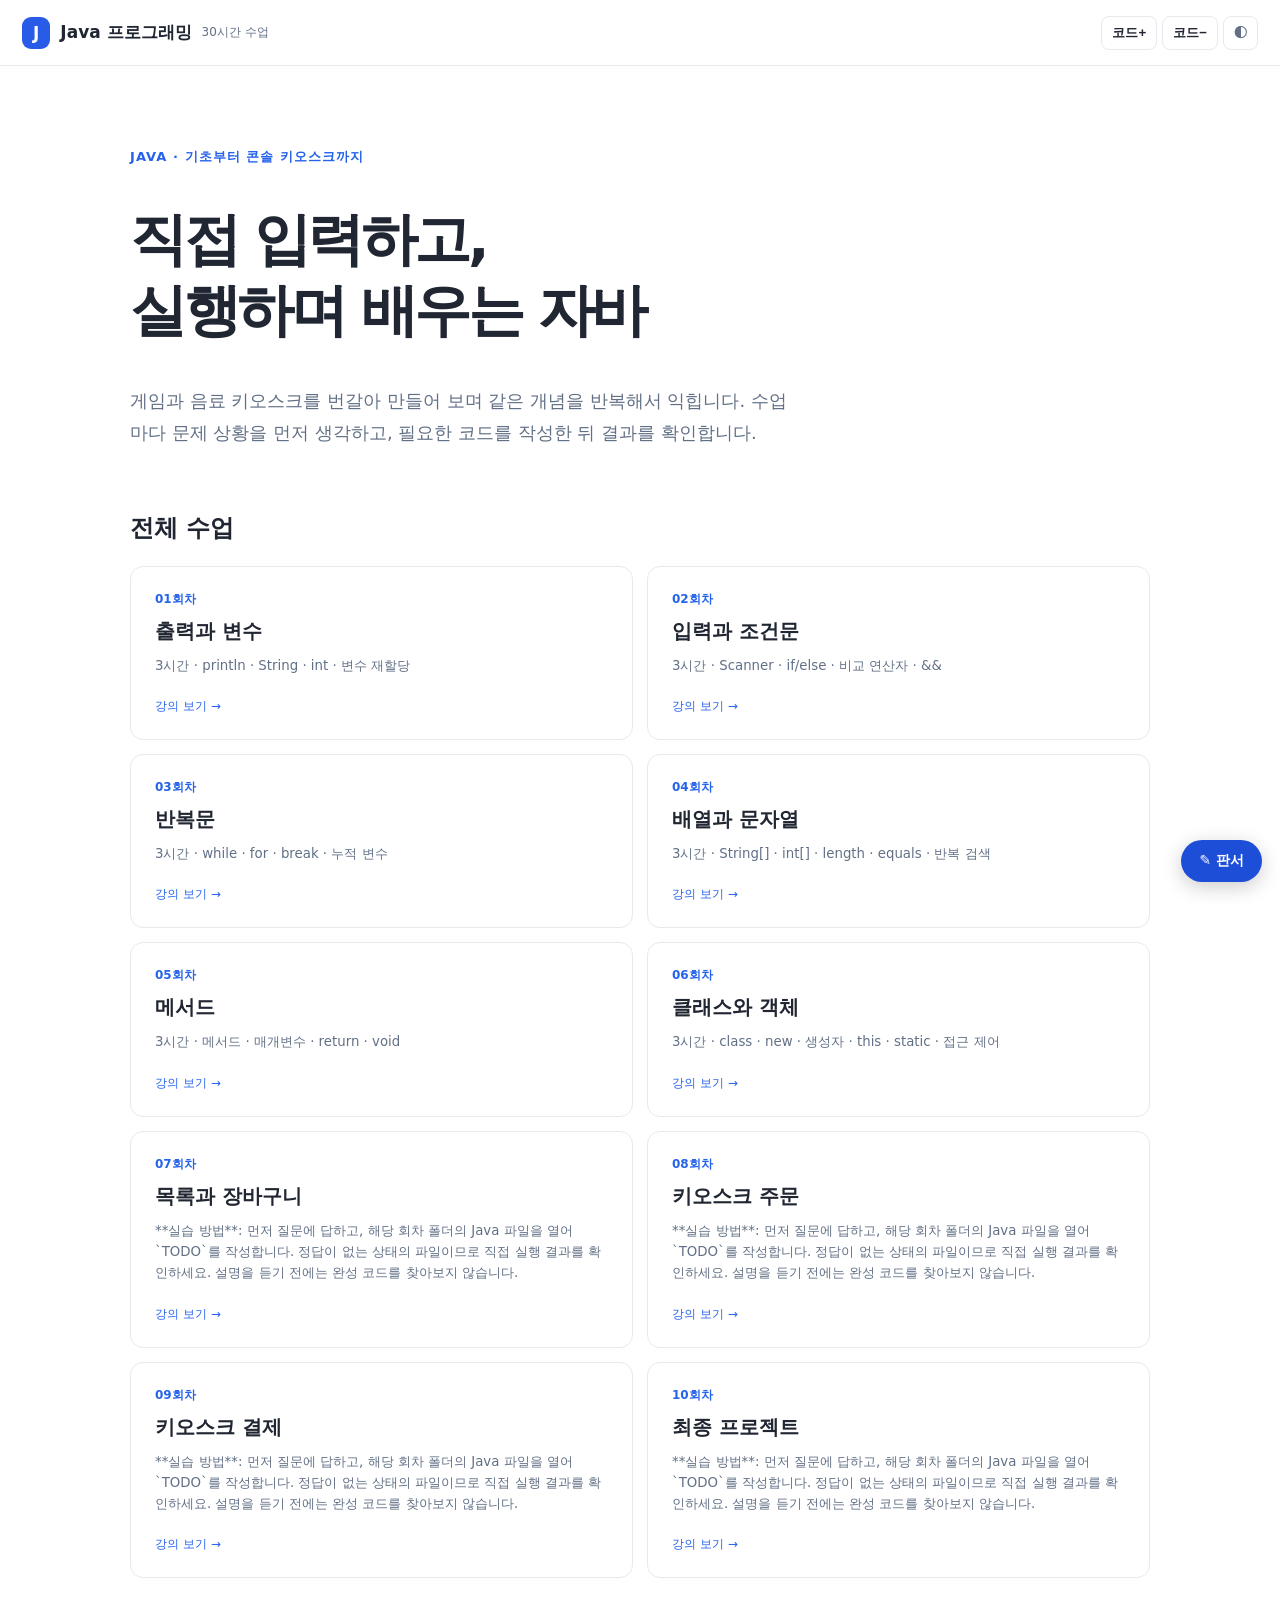
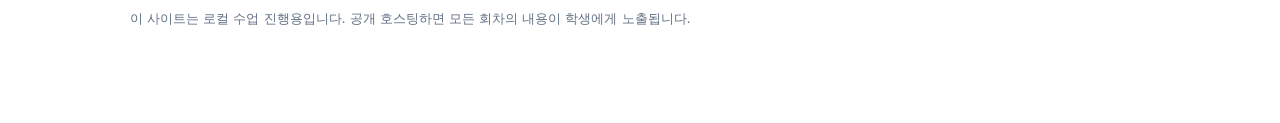
<file: index.html>
<!DOCTYPE html>
<html lang="ko"><head><meta charset="utf-8"/><meta content="width=device-width,initial-scale=1" name="viewport"/><meta content="noindex,nofollow" name="robots"/><title>Java 프로그래밍 · 30시간 수업</title><link href="assets/style.css" rel="stylesheet"/></head><body><header class="topbar"><a class="brand" href="index.html"><span class="brand-mark">J</span>Java 프로그래밍 <small>30시간 수업</small></a><div class="top-actions"><button id="theme">◐</button></div></header><div class="home"><div class="eyebrow">JAVA · 기초부터 콘솔 키오스크까지</div><h1>직접 입력하고,<br/>실행하며 배우는 자바</h1><p class="intro">게임과 음료 키오스크를 번갈아 만들어 보며 같은 개념을 반복해서 익힙니다. 수업마다 문제 상황을 먼저 생각하고, 필요한 코드를 작성한 뒤 결과를 확인합니다.</p><h2>전체 수업</h2><div class="cards"><a class="course-card" href="lesson01.html"><span class="step">01회차</span><strong>출력과 변수</strong><small>3시간 · println · String · int · 변수 재할당</small><span class="enter">강의 보기 →</span></a><a class="course-card" href="lesson02.html"><span class="step">02회차</span><strong>입력과 조건문</strong><small>3시간 · Scanner · if/else · 비교 연산자 · &amp;&amp;</small><span class="enter">강의 보기 →</span></a><a class="course-card" href="lesson03.html"><span class="step">03회차</span><strong>반복문</strong><small>3시간 · while · for · break · 누적 변수</small><span class="enter">강의 보기 →</span></a><a class="course-card" href="lesson04.html"><span class="step">04회차</span><strong>배열과 문자열</strong><small>3시간 · String[] · int[] · length · equals · 반복 검색</small><span class="enter">강의 보기 →</span></a><a class="course-card" href="lesson05.html"><span class="step">05회차</span><strong>메서드</strong><small>3시간 · 메서드 · 매개변수 · return · void</small><span class="enter">강의 보기 →</span></a><a class="course-card" href="lesson06.html"><span class="step">06회차</span><strong>클래스와 객체</strong><small>3시간 · class · new · 생성자 · this · static · 접근 제어</small><span class="enter">강의 보기 →</span></a><a class="course-card" href="lesson07.html"><span class="step">07회차</span><strong>목록과 장바구니</strong><small>**실습 방법**: 먼저 질문에 답하고, 해당 회차 폴더의 Java 파일을 열어 `TODO`를 작성합니다. 정답이 없는 상태의 파일이므로 직접 실행 결과를 확인하세요. 설명을 듣기 전에는 완성 코드를 찾아보지 않습니다.</small><span class="enter">강의 보기 →</span></a><a class="course-card" href="lesson08.html"><span class="step">08회차</span><strong>키오스크 주문</strong><small>**실습 방법**: 먼저 질문에 답하고, 해당 회차 폴더의 Java 파일을 열어 `TODO`를 작성합니다. 정답이 없는 상태의 파일이므로 직접 실행 결과를 확인하세요. 설명을 듣기 전에는 완성 코드를 찾아보지 않습니다.</small><span class="enter">강의 보기 →</span></a><a class="course-card" href="lesson09.html"><span class="step">09회차</span><strong>키오스크 결제</strong><small>**실습 방법**: 먼저 질문에 답하고, 해당 회차 폴더의 Java 파일을 열어 `TODO`를 작성합니다. 정답이 없는 상태의 파일이므로 직접 실행 결과를 확인하세요. 설명을 듣기 전에는 완성 코드를 찾아보지 않습니다.</small><span class="enter">강의 보기 →</span></a><a class="course-card" href="lesson10.html"><span class="step">10회차</span><strong>최종 프로젝트</strong><small>**실습 방법**: 먼저 질문에 답하고, 해당 회차 폴더의 Java 파일을 열어 `TODO`를 작성합니다. 정답이 없는 상태의 파일이므로 직접 실행 결과를 확인하세요. 설명을 듣기 전에는 완성 코드를 찾아보지 않습니다.</small><span class="enter">강의 보기 →</span></a></div><p class="notice">이 사이트는 로컬 수업 진행용입니다. 공개 호스팅하면 모든 회차의 내용이 학생에게 노출됩니다.</p></div><script src="assets/app.js"></script></body></html>
</file>
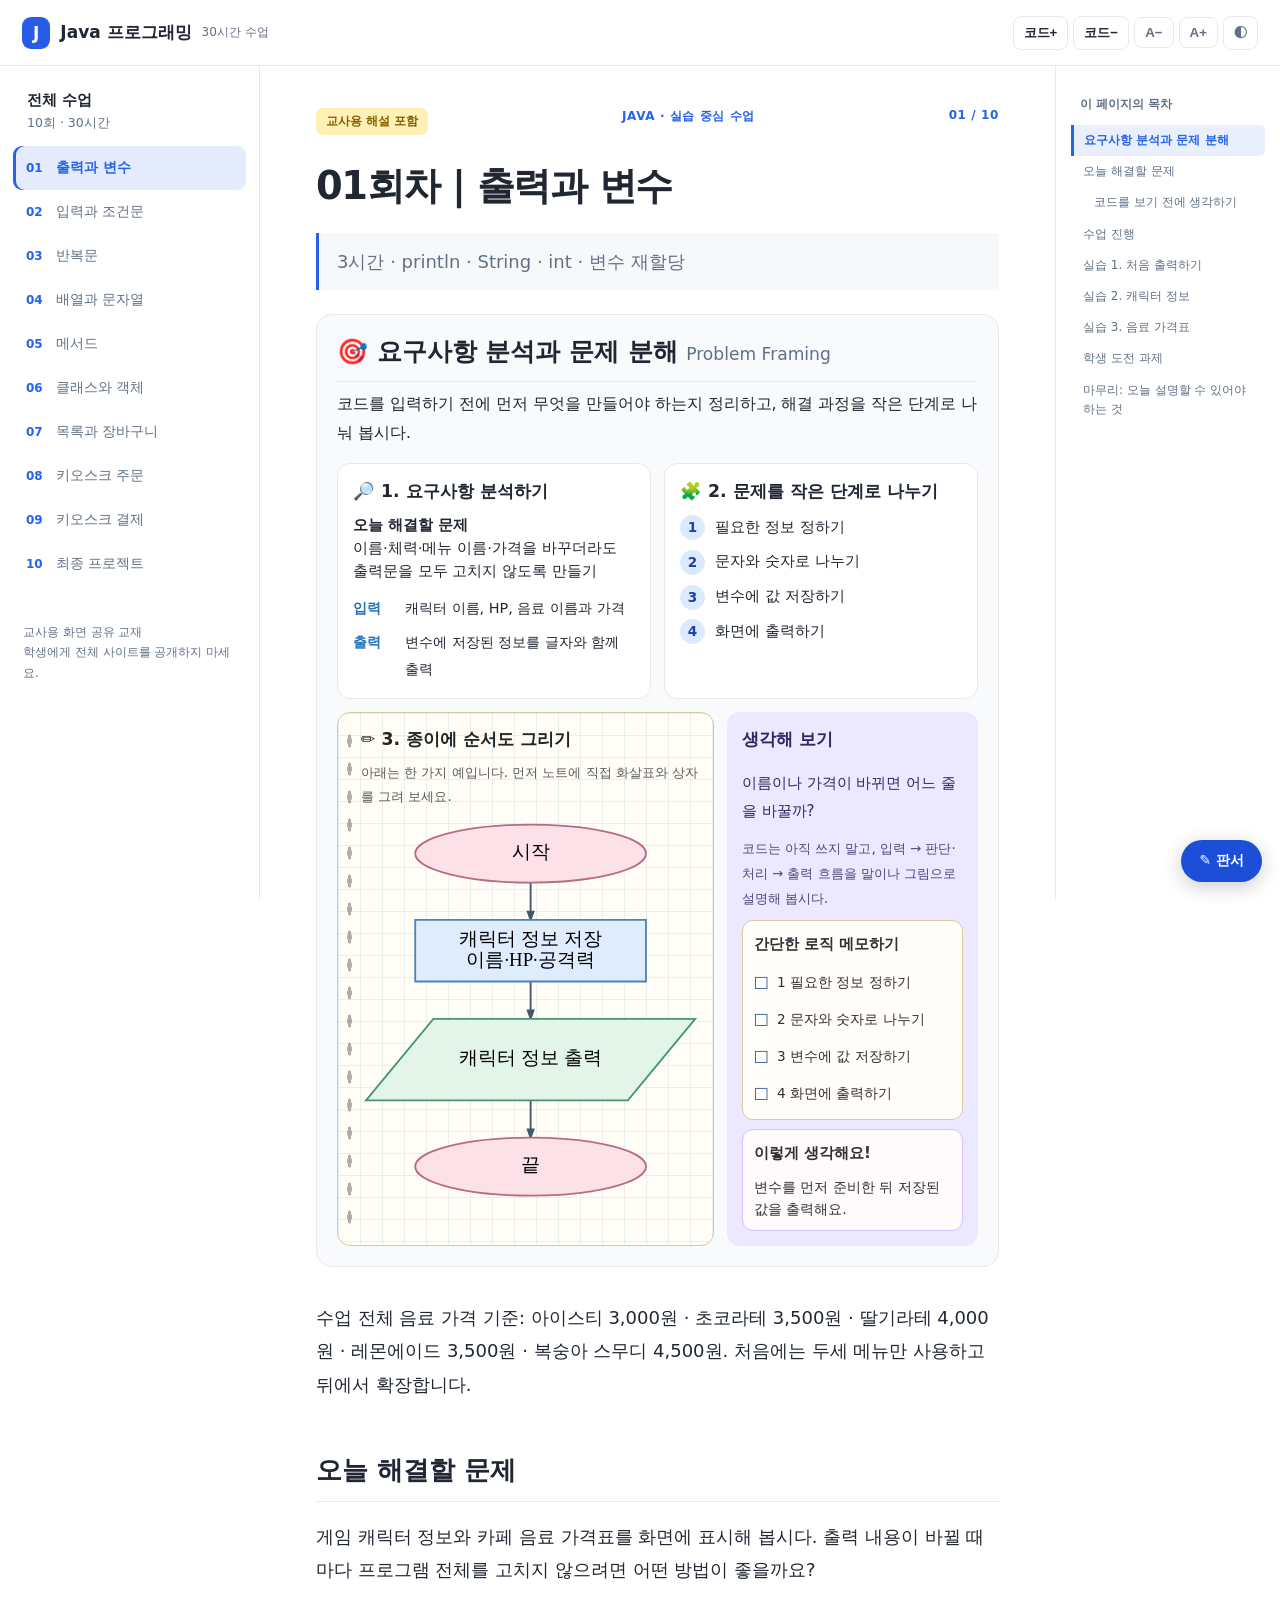
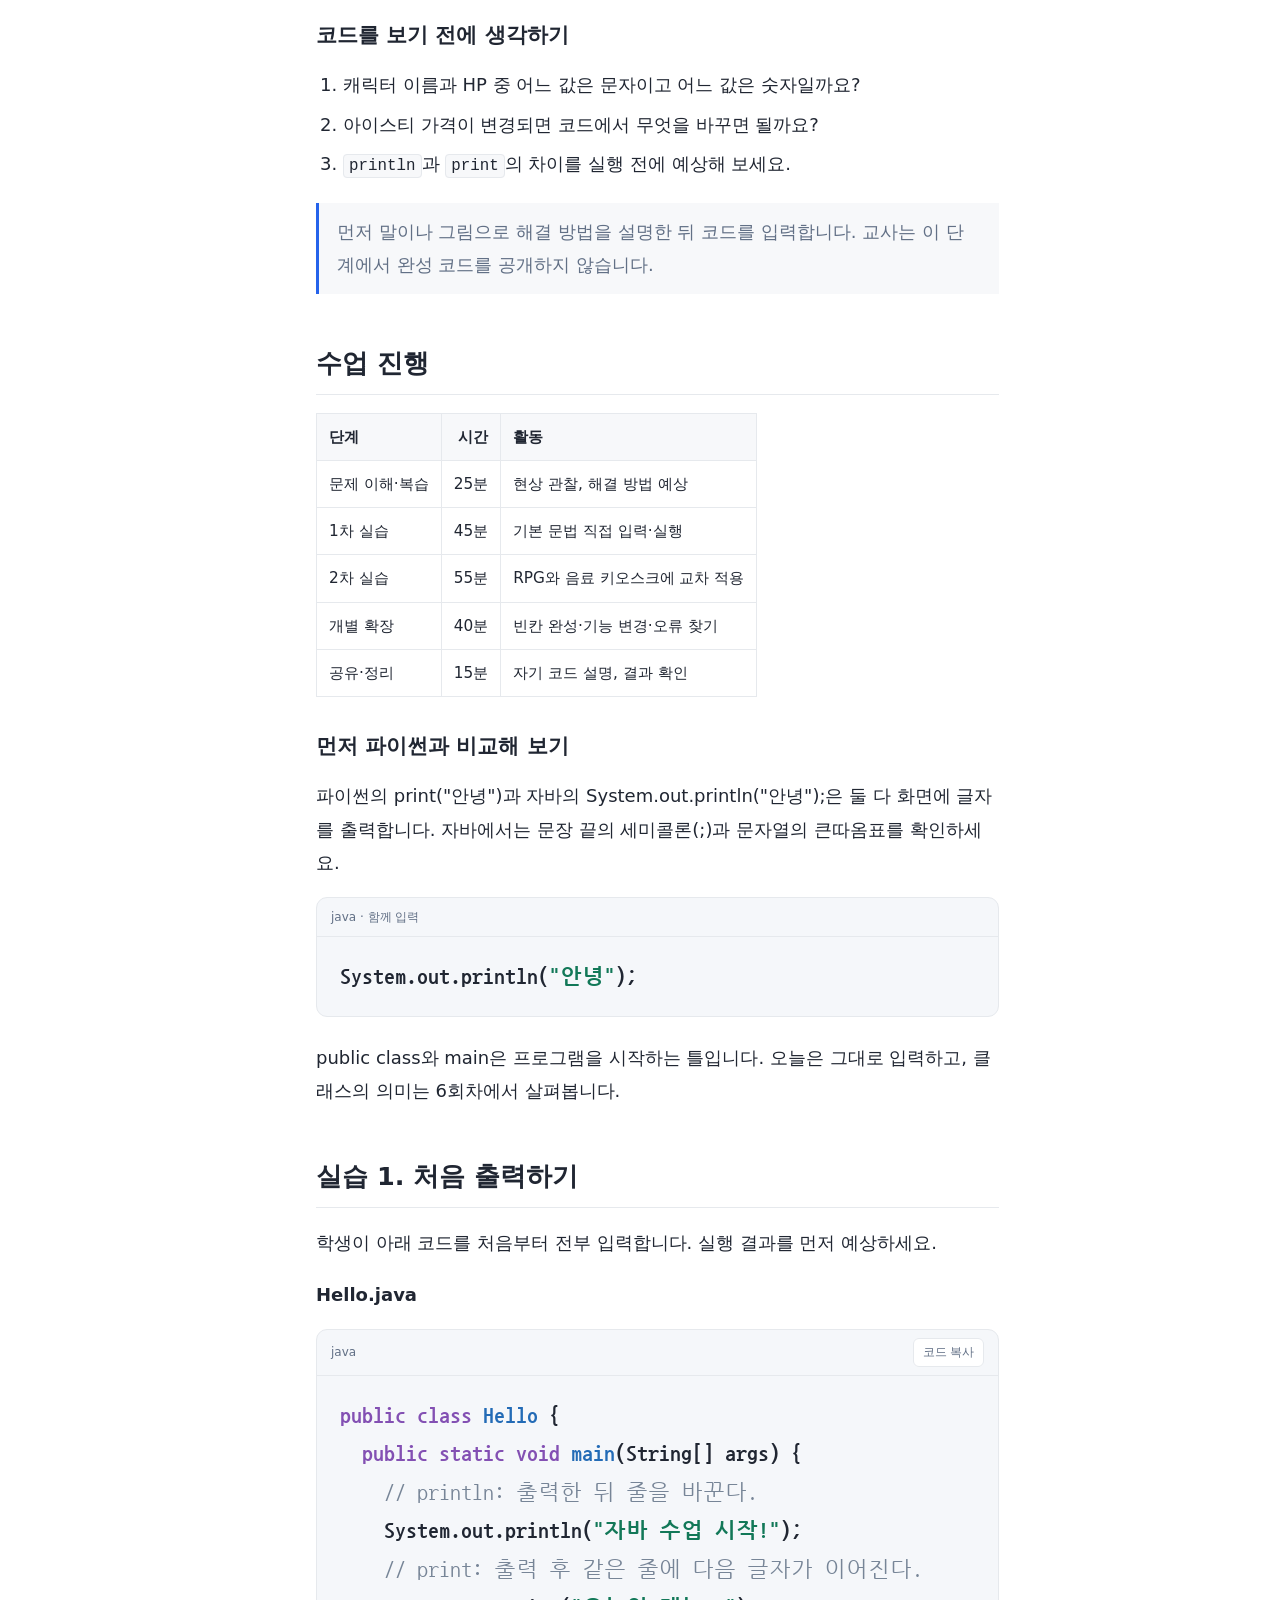
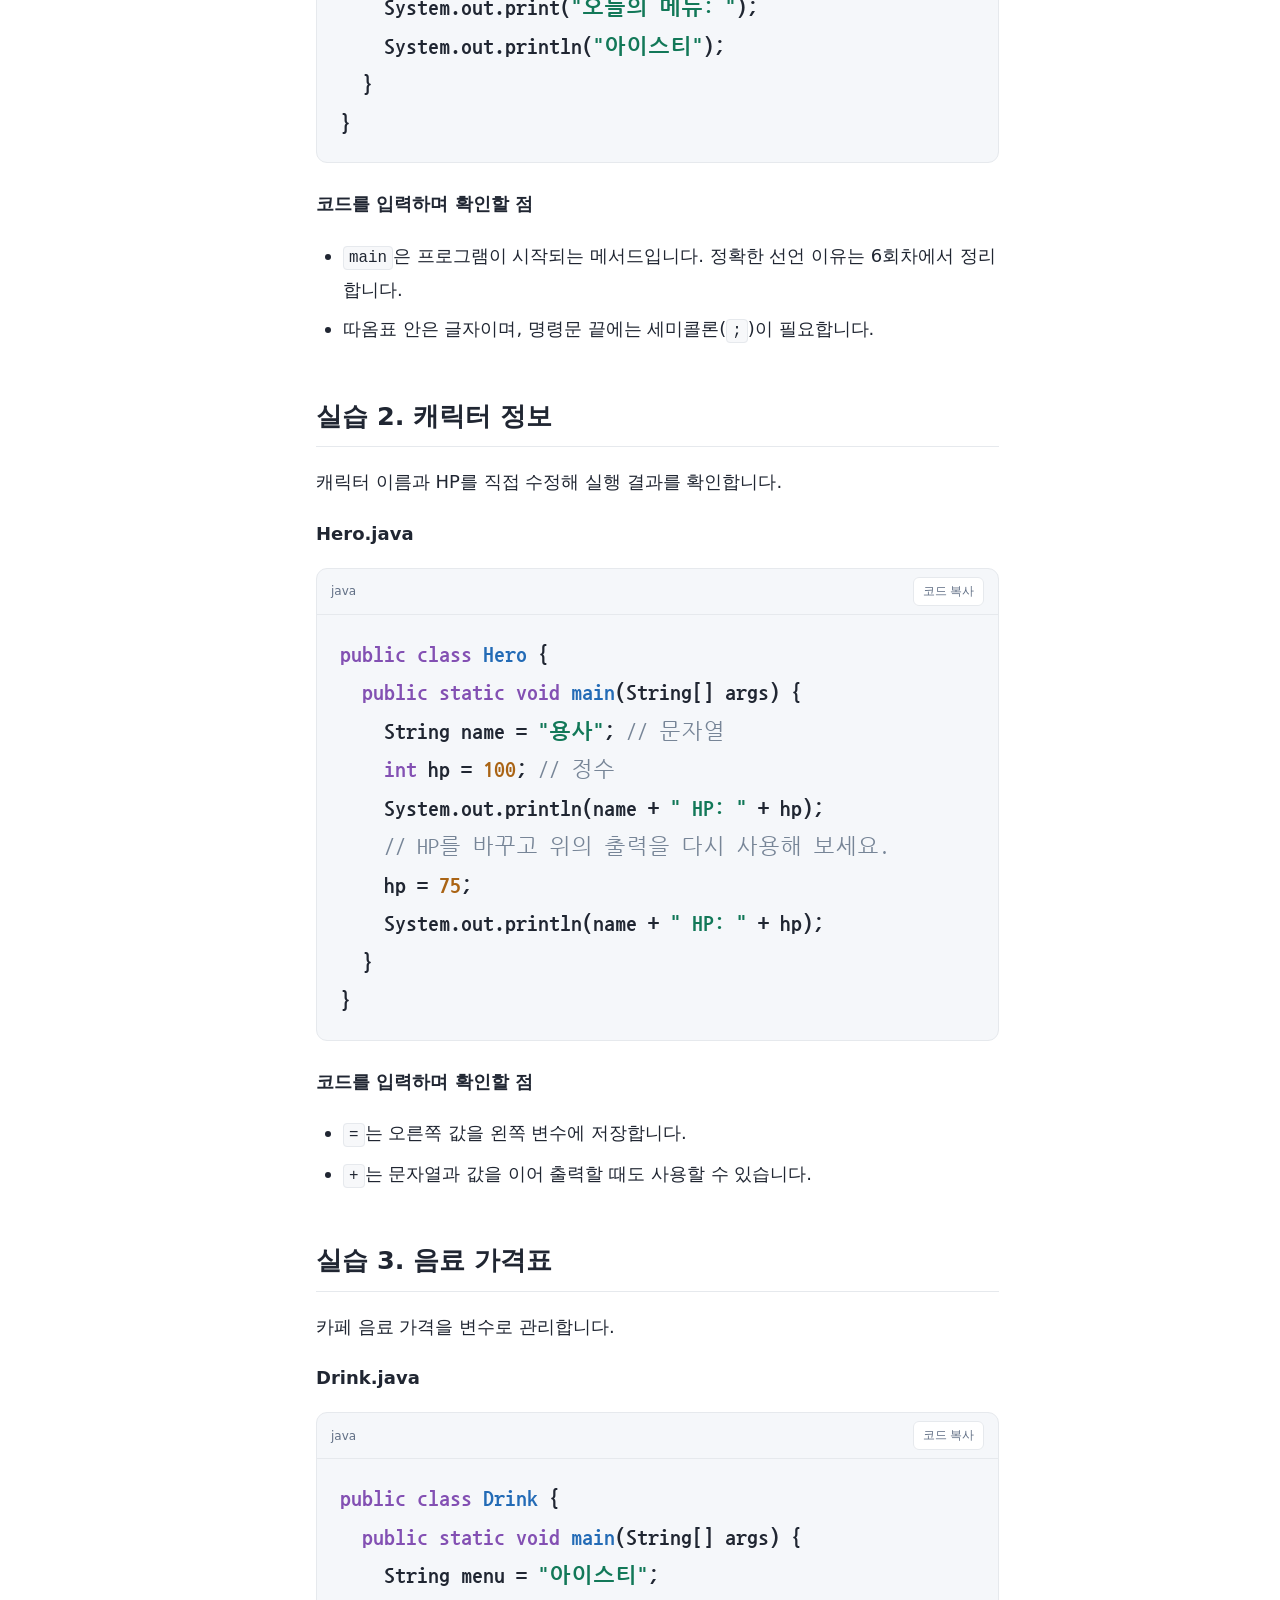
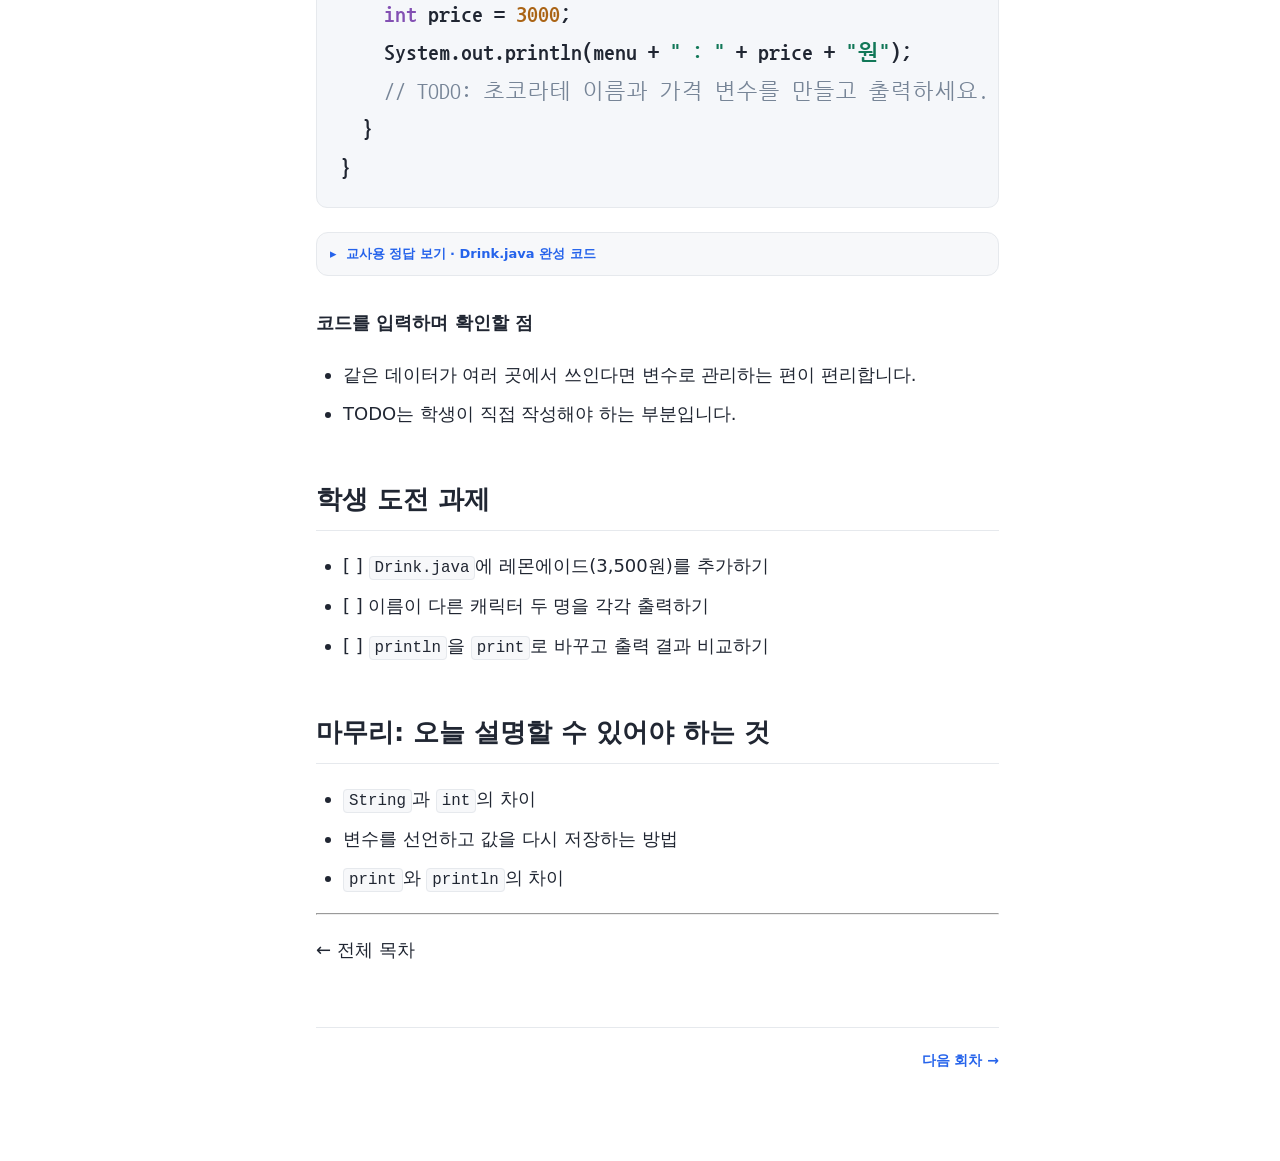
<file: lesson01.html>
<!DOCTYPE html>

<html lang="ko"><head><meta charset="utf-8"/><meta content="width=device-width,initial-scale=1" name="viewport"/><meta content="noindex,nofollow" name="robots"/><title>1회차 · 출력과 변수 | Java 수업</title><link href="assets/style.css" rel="stylesheet"/></head><body>
<header class="topbar"><button aria-label="목차 열기" class="menu-toggle">☰</button><a class="brand" href="index.html"><span class="brand-mark">J</span> Java 프로그래밍 <small>30시간 수업</small></a><div class="top-actions"><button aria-label="글자 축소" id="font-minus">A−</button><button aria-label="글자 확대" id="font-plus">A+</button><button aria-label="다크 모드 전환" id="theme">◐</button></div></header>
<div class="layout"><aside class="sidebar"><div class="sidebar-title">전체 수업 <small>10회 · 30시간</small></div><a aria-current="page" class="chapter active" href="lesson01.html"><b>01</b><span>출력과 변수</span></a><a class="chapter" href="lesson02.html"><b>02</b><span>입력과 조건문</span></a><a class="chapter" href="lesson03.html"><b>03</b><span>반복문</span></a><a class="chapter" href="lesson04.html"><b>04</b><span>배열과 문자열</span></a><a class="chapter" href="lesson05.html"><b>05</b><span>메서드</span></a><a class="chapter" href="lesson06.html"><b>06</b><span>클래스와 객체</span></a><a class="chapter" href="lesson07.html"><b>07</b><span>목록과 장바구니</span></a><a class="chapter" href="lesson08.html"><b>08</b><span>키오스크 주문</span></a><a class="chapter" href="lesson09.html"><b>09</b><span>키오스크 결제</span></a><a class="chapter" href="lesson10.html"><b>10</b><span>최종 프로젝트</span></a><div class="sidebar-foot">교사용 화면 공유 교재<br/>학생에게 전체 사이트를 공개하지 마세요.</div></aside>
<main class="main"><div class="top-meta"><strong class="teacher-mode-badge">교사용 해설 포함</strong>JAVA · 실습 중심 수업 <span>01 / 10</span></div><article class="article gb-body"><h1 id="01회차-출력과-변수">01회차 | 출력과 변수</h1>
<blockquote>
<p>3시간 · println · String · int · 변수 재할당</p>
</blockquote><section aria-labelledby="pf-title-1" class="pf-section">
<h2 class="pf-title" id="요구사항-분석과-문제-분해">🎯 요구사항 분석과 문제 분해 <small>Problem Framing</small></h2>
<p class="pf-lead">코드를 입력하기 전에 먼저 무엇을 만들어야 하는지 정리하고, 해결 과정을 작은 단계로 나눠 봅시다.</p>
<div class="pf-cards"><div class="pf-card"><h3>🔎 1. 요구사항 분석하기</h3><p><strong>오늘 해결할 문제</strong><br/>이름·체력·메뉴 이름·가격을 바꾸더라도 출력문을 모두 고치지 않도록 만들기</p><dl><div><dt>입력</dt><dd>캐릭터 이름, HP, 음료 이름과 가격</dd></div><div><dt>출력</dt><dd>변수에 저장된 정보를 글자와 함께 출력</dd></div></dl></div>
<div class="pf-card"><h3>🧩 2. 문제를 작은 단계로 나누기</h3><ol class="pf-steps"><li><span class="pf-num">1</span><span>필요한 정보 정하기</span></li><li><span class="pf-num">2</span><span>문자와 숫자로 나누기</span></li><li><span class="pf-num">3</span><span>변수에 값 저장하기</span></li><li><span class="pf-num">4</span><span>화면에 출력하기</span></li></ol></div></div>
<div class="pf-paper-area"><div class="pf-paper"><h3>✏️ 3. 종이에 순서도 그리기</h3><p class="pf-paper-note">아래는 한 가지 예입니다. 먼저 노트에 직접 화살표와 상자를 그려 보세요.</p><div class="pf-flow"><a class="pf-flow-zoom" href="assets/flowchart-01.svg" rel="noopener" target="_blank" title="순서도 크게 보기"><img alt="1회차 문제 해결 순서도" class="pf-flow-illustration" loading="lazy" src="assets/flowchart-01.svg"/></a></div></div>
<div class="pf-think"><h3>생각해 보기</h3><p>이름이나 가격이 바뀌면 어느 줄을 바꿀까?</p><p class="pf-note">코드는 아직 쓰지 말고, 입력 → 판단·처리 → 출력 흐름을 말이나 그림으로 설명해 봅시다.</p><div class="pf-memo"><h4>간단한 로직 메모하기</h4><ul class="pf-checklist"><li>1 필요한 정보 정하기</li><li>2 문자와 숫자로 나누기</li><li>3 변수에 값 저장하기</li><li>4 화면에 출력하기</li></ul></div><div class="pf-tip"><h4>이렇게 생각해요!</h4><p>변수를 먼저 준비한 뒤 저장된 값을 출력해요.</p></div></div></div>
</section>
<p>수업 전체 음료 가격 기준: 아이스티 3,000원 · 초코라테 3,500원 · 딸기라테 4,000원 · 레몬에이드 3,500원 · 복숭아 스무디 4,500원. 처음에는 두세 메뉴만 사용하고 뒤에서 확장합니다.</p><h2 id="오늘-해결할-문제">오늘 해결할 문제</h2>
<p>게임 캐릭터 정보와 카페 음료 가격표를 화면에 표시해 봅시다. 출력 내용이 바뀔 때마다 프로그램 전체를 고치지 않으려면 어떤 방법이 좋을까요?</p>
<h3 id="코드를-보기-전에-생각하기">코드를 보기 전에 생각하기</h3>
<ol>
<li>캐릭터 이름과 HP 중 어느 값은 문자이고 어느 값은 숫자일까요?</li>
<li>아이스티 가격이 변경되면 코드에서 무엇을 바꾸면 될까요?</li>
<li><code>println</code>과 <code>print</code>의 차이를 실행 전에 예상해 보세요.</li>
</ol>
<blockquote>
<p>먼저 말이나 그림으로 해결 방법을 설명한 뒤 코드를 입력합니다. 교사는 이 단계에서 완성 코드를 공개하지 않습니다.</p>
</blockquote>
<h2 id="수업-진행">수업 진행</h2>
<table>
<thead>
<tr>
<th>단계</th>
<th style="text-align:right">시간</th>
<th>활동</th>
</tr>
</thead>
<tbody>
<tr>
<td>문제 이해·복습</td>
<td style="text-align:right">25분</td>
<td>현상 관찰, 해결 방법 예상</td>
</tr>
<tr>
<td>1차 실습</td>
<td style="text-align:right">45분</td>
<td>기본 문법 직접 입력·실행</td>
</tr>
<tr>
<td>2차 실습</td>
<td style="text-align:right">55분</td>
<td>RPG와 음료 키오스크에 교차 적용</td>
</tr>
<tr>
<td>개별 확장</td>
<td style="text-align:right">40분</td>
<td>빈칸 완성·기능 변경·오류 찾기</td>
</tr>
<tr>
<td>공유·정리</td>
<td style="text-align:right">15분</td>
<td>자기 코드 설명, 결과 확인</td>
</tr>
</tbody>
</table>
<h3>먼저 파이썬과 비교해 보기</h3><p>파이썬의 print("안녕")과 자바의 System.out.println("안녕");은 둘 다 화면에 글자를 출력합니다. 자바에서는 문장 끝의 세미콜론(;)과 문자열의 큰따옴표를 확인하세요.</p><div class="codebox"><div class="code-head"><span>java · 함께 입력</span></div><pre><code class="highlight"><span class="n">System</span><span class="p">.</span><span class="na">out</span><span class="p">.</span><span class="na">println</span><span class="p">(</span><span class="s">"안녕"</span><span class="p">);</span></code></pre></div><p>public class와 main은 프로그램을 시작하는 틀입니다. 오늘은 그대로 입력하고, 클래스의 의미는 6회차에서 살펴봅니다.</p><h2 id="실습-1-처음-출력하기">실습 1. 처음 출력하기</h2>
<p>학생이 아래 코드를 처음부터 전부 입력합니다. 실행 결과를 먼저 예상하세요.</p>
<p><strong>Hello.java</strong></p>
<div class="codebox"><div class="code-head"><span>java</span><button class="copy" type="button">코드 복사</button></div><pre><code class="highlight"><span class="kd">public</span><span class="w"> </span><span class="kd">class</span> <span class="nc">Hello</span><span class="w"> </span><span class="p">{</span>
<span class="w">  </span><span class="kd">public</span><span class="w"> </span><span class="kd">static</span><span class="w"> </span><span class="kt">void</span><span class="w"> </span><span class="nf">main</span><span class="p">(</span><span class="n">String</span><span class="o">[]</span><span class="w"> </span><span class="n">args</span><span class="p">)</span><span class="w"> </span><span class="p">{</span>
<span class="w">    </span><span class="c1">// println: 출력한 뒤 줄을 바꾼다.</span>
<span class="w">    </span><span class="n">System</span><span class="p">.</span><span class="na">out</span><span class="p">.</span><span class="na">println</span><span class="p">(</span><span class="s">"자바 수업 시작!"</span><span class="p">);</span>
<span class="w">    </span><span class="c1">// print: 출력 후 같은 줄에 다음 글자가 이어진다.</span>
<span class="w">    </span><span class="n">System</span><span class="p">.</span><span class="na">out</span><span class="p">.</span><span class="na">print</span><span class="p">(</span><span class="s">"오늘의 메뉴: "</span><span class="p">);</span>
<span class="w">    </span><span class="n">System</span><span class="p">.</span><span class="na">out</span><span class="p">.</span><span class="na">println</span><span class="p">(</span><span class="s">"아이스티"</span><span class="p">);</span>
<span class="w">  </span><span class="p">}</span>
<span class="p">}</span></code></pre></div><p><strong>코드를 입력하며 확인할 점</strong></p>
<ul>
<li><code>main</code>은 프로그램이 시작되는 메서드입니다. 정확한 선언 이유는 6회차에서 정리합니다.</li>
<li>따옴표 안은 글자이며, 명령문 끝에는 세미콜론(<code>;</code>)이 필요합니다.</li>
</ul>
<h2 id="실습-2-캐릭터-정보">실습 2. 캐릭터 정보</h2>
<p>캐릭터 이름과 HP를 직접 수정해 실행 결과를 확인합니다.</p>
<p><strong>Hero.java</strong></p>
<div class="codebox"><div class="code-head"><span>java</span><button class="copy" type="button">코드 복사</button></div><pre><code class="highlight"><span class="kd">public</span><span class="w"> </span><span class="kd">class</span> <span class="nc">Hero</span><span class="w"> </span><span class="p">{</span>
<span class="w">  </span><span class="kd">public</span><span class="w"> </span><span class="kd">static</span><span class="w"> </span><span class="kt">void</span><span class="w"> </span><span class="nf">main</span><span class="p">(</span><span class="n">String</span><span class="o">[]</span><span class="w"> </span><span class="n">args</span><span class="p">)</span><span class="w"> </span><span class="p">{</span>
<span class="w">    </span><span class="n">String</span><span class="w"> </span><span class="n">name</span><span class="w"> </span><span class="o">=</span><span class="w"> </span><span class="s">"용사"</span><span class="p">;</span><span class="w"> </span><span class="c1">// 문자열</span>
<span class="w">    </span><span class="kt">int</span><span class="w"> </span><span class="n">hp</span><span class="w"> </span><span class="o">=</span><span class="w"> </span><span class="mi">100</span><span class="p">;</span><span class="w"> </span><span class="c1">// 정수</span>
<span class="w">    </span><span class="n">System</span><span class="p">.</span><span class="na">out</span><span class="p">.</span><span class="na">println</span><span class="p">(</span><span class="n">name</span><span class="w"> </span><span class="o">+</span><span class="w"> </span><span class="s">" HP: "</span><span class="w"> </span><span class="o">+</span><span class="w"> </span><span class="n">hp</span><span class="p">);</span>
<span class="w">    </span><span class="c1">// HP를 바꾸고 위의 출력을 다시 사용해 보세요.</span>
<span class="w">    </span><span class="n">hp</span><span class="w"> </span><span class="o">=</span><span class="w"> </span><span class="mi">75</span><span class="p">;</span>
<span class="w">    </span><span class="n">System</span><span class="p">.</span><span class="na">out</span><span class="p">.</span><span class="na">println</span><span class="p">(</span><span class="n">name</span><span class="w"> </span><span class="o">+</span><span class="w"> </span><span class="s">" HP: "</span><span class="w"> </span><span class="o">+</span><span class="w"> </span><span class="n">hp</span><span class="p">);</span>
<span class="w">  </span><span class="p">}</span>
<span class="p">}</span></code></pre></div><p><strong>코드를 입력하며 확인할 점</strong></p>
<ul>
<li><code>=</code>는 오른쪽 값을 왼쪽 변수에 저장합니다.</li>
<li><code>+</code>는 문자열과 값을 이어 출력할 때도 사용할 수 있습니다.</li>
</ul>
<h2 id="실습-3-음료-가격표">실습 3. 음료 가격표</h2>
<p>카페 음료 가격을 변수로 관리합니다.</p>
<p><strong>Drink.java</strong></p>
<div class="codebox"><div class="code-head"><span>java</span><button class="copy" type="button">코드 복사</button></div><pre><code class="highlight"><span class="kd">public</span><span class="w"> </span><span class="kd">class</span> <span class="nc">Drink</span><span class="w"> </span><span class="p">{</span>
<span class="w">  </span><span class="kd">public</span><span class="w"> </span><span class="kd">static</span><span class="w"> </span><span class="kt">void</span><span class="w"> </span><span class="nf">main</span><span class="p">(</span><span class="n">String</span><span class="o">[]</span><span class="w"> </span><span class="n">args</span><span class="p">)</span><span class="w"> </span><span class="p">{</span>
<span class="w">    </span><span class="n">String</span><span class="w"> </span><span class="n">menu</span><span class="w"> </span><span class="o">=</span><span class="w"> </span><span class="s">"아이스티"</span><span class="p">;</span>
<span class="w">    </span><span class="kt">int</span><span class="w"> </span><span class="n">price</span><span class="w"> </span><span class="o">=</span><span class="w"> </span><span class="mi">3000</span><span class="p">;</span>
<span class="w">    </span><span class="n">System</span><span class="p">.</span><span class="na">out</span><span class="p">.</span><span class="na">println</span><span class="p">(</span><span class="n">menu</span><span class="w"> </span><span class="o">+</span><span class="w"> </span><span class="s">" : "</span><span class="w"> </span><span class="o">+</span><span class="w"> </span><span class="n">price</span><span class="w"> </span><span class="o">+</span><span class="w"> </span><span class="s">"원"</span><span class="p">);</span>
<span class="w">    </span><span class="c1">// TODO: 초코라테 이름과 가격 변수를 만들고 출력하세요.</span>
<span class="w">  </span><span class="p">}</span>
<span class="p">}</span></code></pre></div><details class="teacher-answer" data-answer-only="true" data-teacher-answer=""><summary>교사용 정답 보기 · Drink.java 완성 코드</summary><div class="teacher-answer-body"><div class="codebox"><div class="code-head"><span>Drink.java</span><button class="copy" type="button">코드 복사</button></div><pre><code class="highlight"><span class="n">String</span><span class="w"> </span><span class="n">second</span><span class="w"> </span><span class="o">=</span><span class="w"> </span><span class="s">"초코라테"</span><span class="p">;</span>
<span class="kt">int</span><span class="w"> </span><span class="n">secondPrice</span><span class="w"> </span><span class="o">=</span><span class="w"> </span><span class="mi">3500</span><span class="p">;</span>
<span class="n">System</span><span class="p">.</span><span class="na">out</span><span class="p">.</span><span class="na">println</span><span class="p">(</span><span class="n">second</span><span class="w"> </span><span class="o">+</span><span class="w"> </span><span class="s">" : "</span><span class="w"> </span><span class="o">+</span><span class="w"> </span><span class="n">secondPrice</span><span class="w"> </span><span class="o">+</span><span class="w"> </span><span class="s">"원"</span><span class="p">);</span></code></pre></div></div></details><p><strong>코드를 입력하며 확인할 점</strong></p>
<ul>
<li>같은 데이터가 여러 곳에서 쓰인다면 변수로 관리하는 편이 편리합니다.</li>
<li>TODO는 학생이 직접 작성해야 하는 부분입니다.</li>
</ul>
<h2 id="학생-도전-과제">학생 도전 과제</h2>
<ul>
<li>[ ] <code>Drink.java</code>에 레몬에이드(3,500원)를 추가하기</li>
<li>[ ] 이름이 다른 캐릭터 두 명을 각각 출력하기</li>
<li>[ ] <code>println</code>을 <code>print</code>로 바꾸고 출력 결과 비교하기</li>
</ul>
<h2 id="마무리-오늘-설명할-수-있어야-하는-것">마무리: 오늘 설명할 수 있어야 하는 것</h2>
<ul>
<li><code>String</code>과 <code>int</code>의 차이</li>
<li>변수를 선언하고 값을 다시 저장하는 방법</li>
<li><code>print</code>와 <code>println</code>의 차이</li>
</ul>
<hr/>
<p><a href="index.html">← 전체 목차</a></p>
</article><nav class="page-navigation"><span></span><a href="lesson02.html">다음 회차 →</a></nav></main>
<aside class="toc"><div class="toc-header">이 페이지의 목차</div><a class="l2" href="#요구사항-분석과-문제-분해">요구사항 분석과 문제 분해</a><a class="l2" href="#오늘-해결할-문제">오늘 해결할 문제</a><a class="l3" href="#코드를-보기-전에-생각하기">코드를 보기 전에 생각하기</a><a class="l2" href="#수업-진행">수업 진행</a><a class="l2" href="#실습-1-처음-출력하기">실습 1. 처음 출력하기</a><a class="l2" href="#실습-2-캐릭터-정보">실습 2. 캐릭터 정보</a><a class="l2" href="#실습-3-음료-가격표">실습 3. 음료 가격표</a><a class="l2" href="#학생-도전-과제">학생 도전 과제</a><a class="l2" href="#마무리-오늘-설명할-수-있어야-하는-것">마무리: 오늘 설명할 수 있어야 하는 것</a></aside></div><script src="assets/app.js"></script></body></html>
</file>
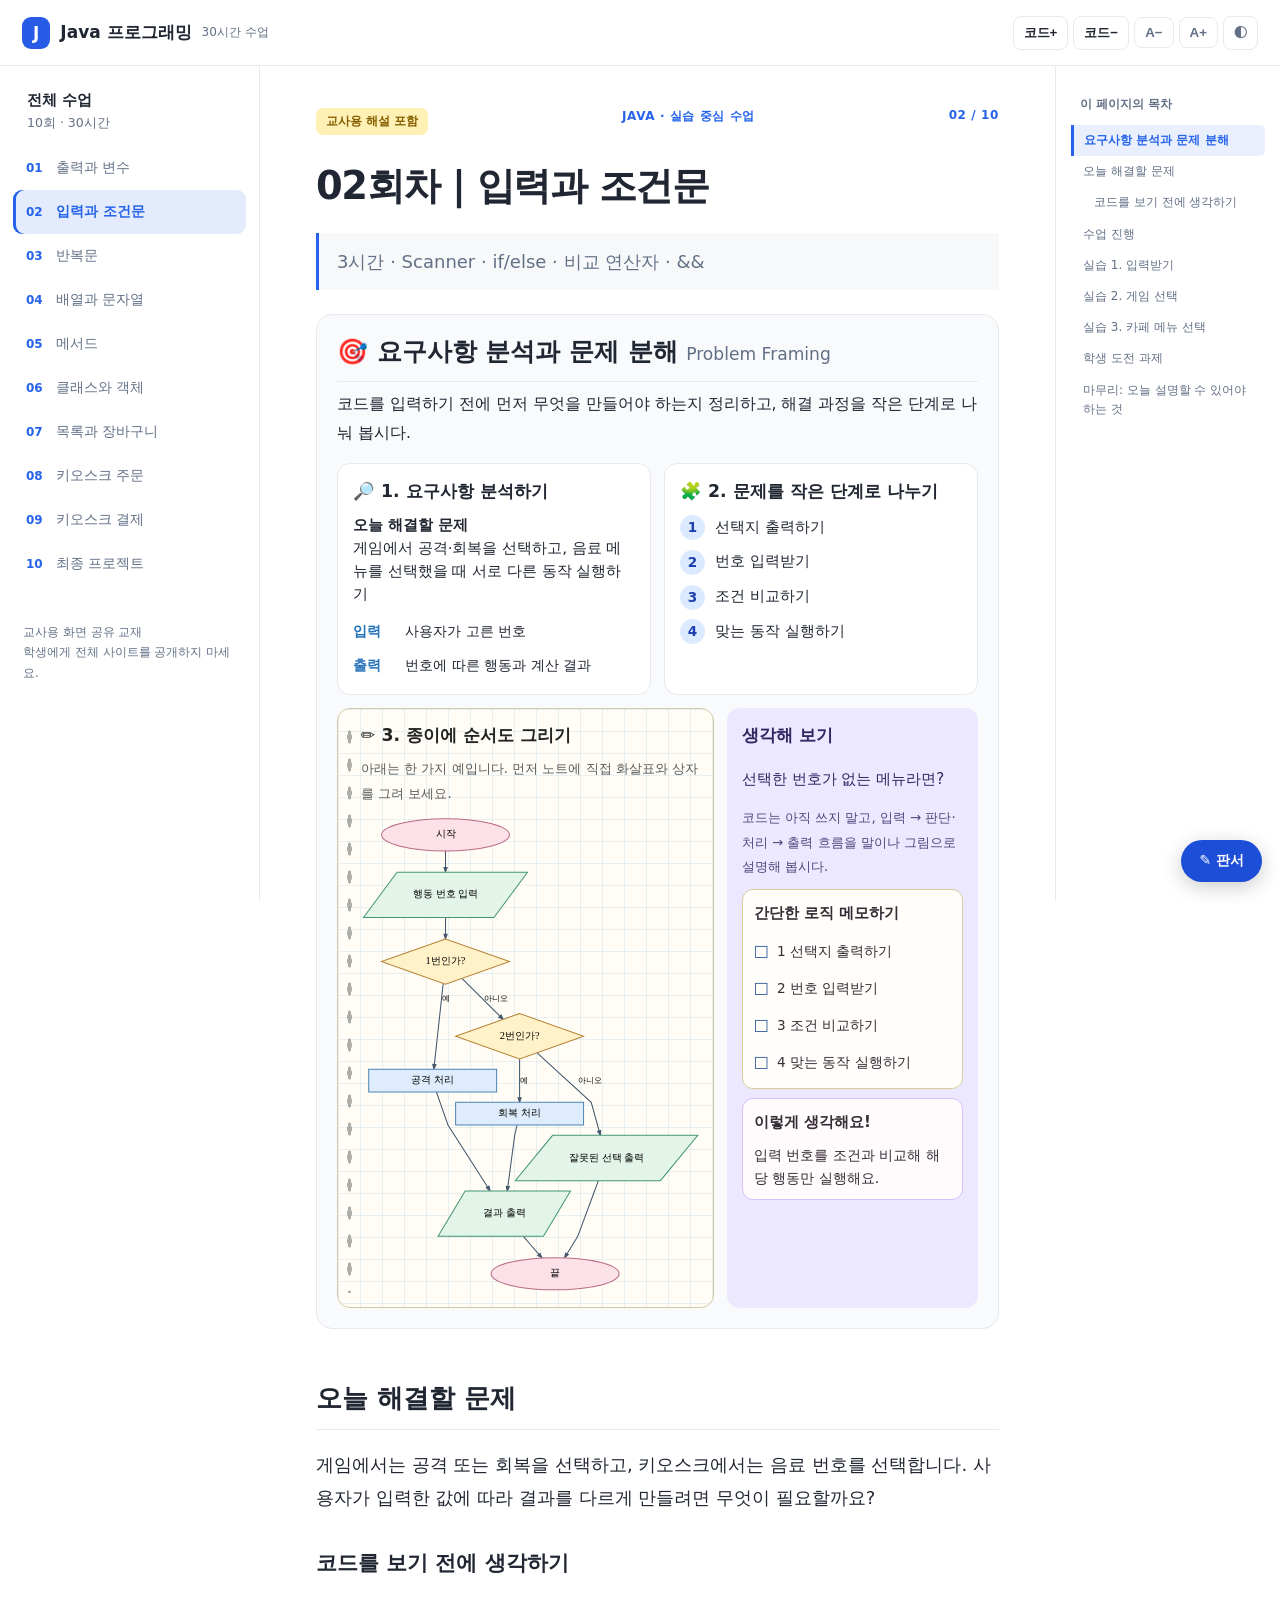
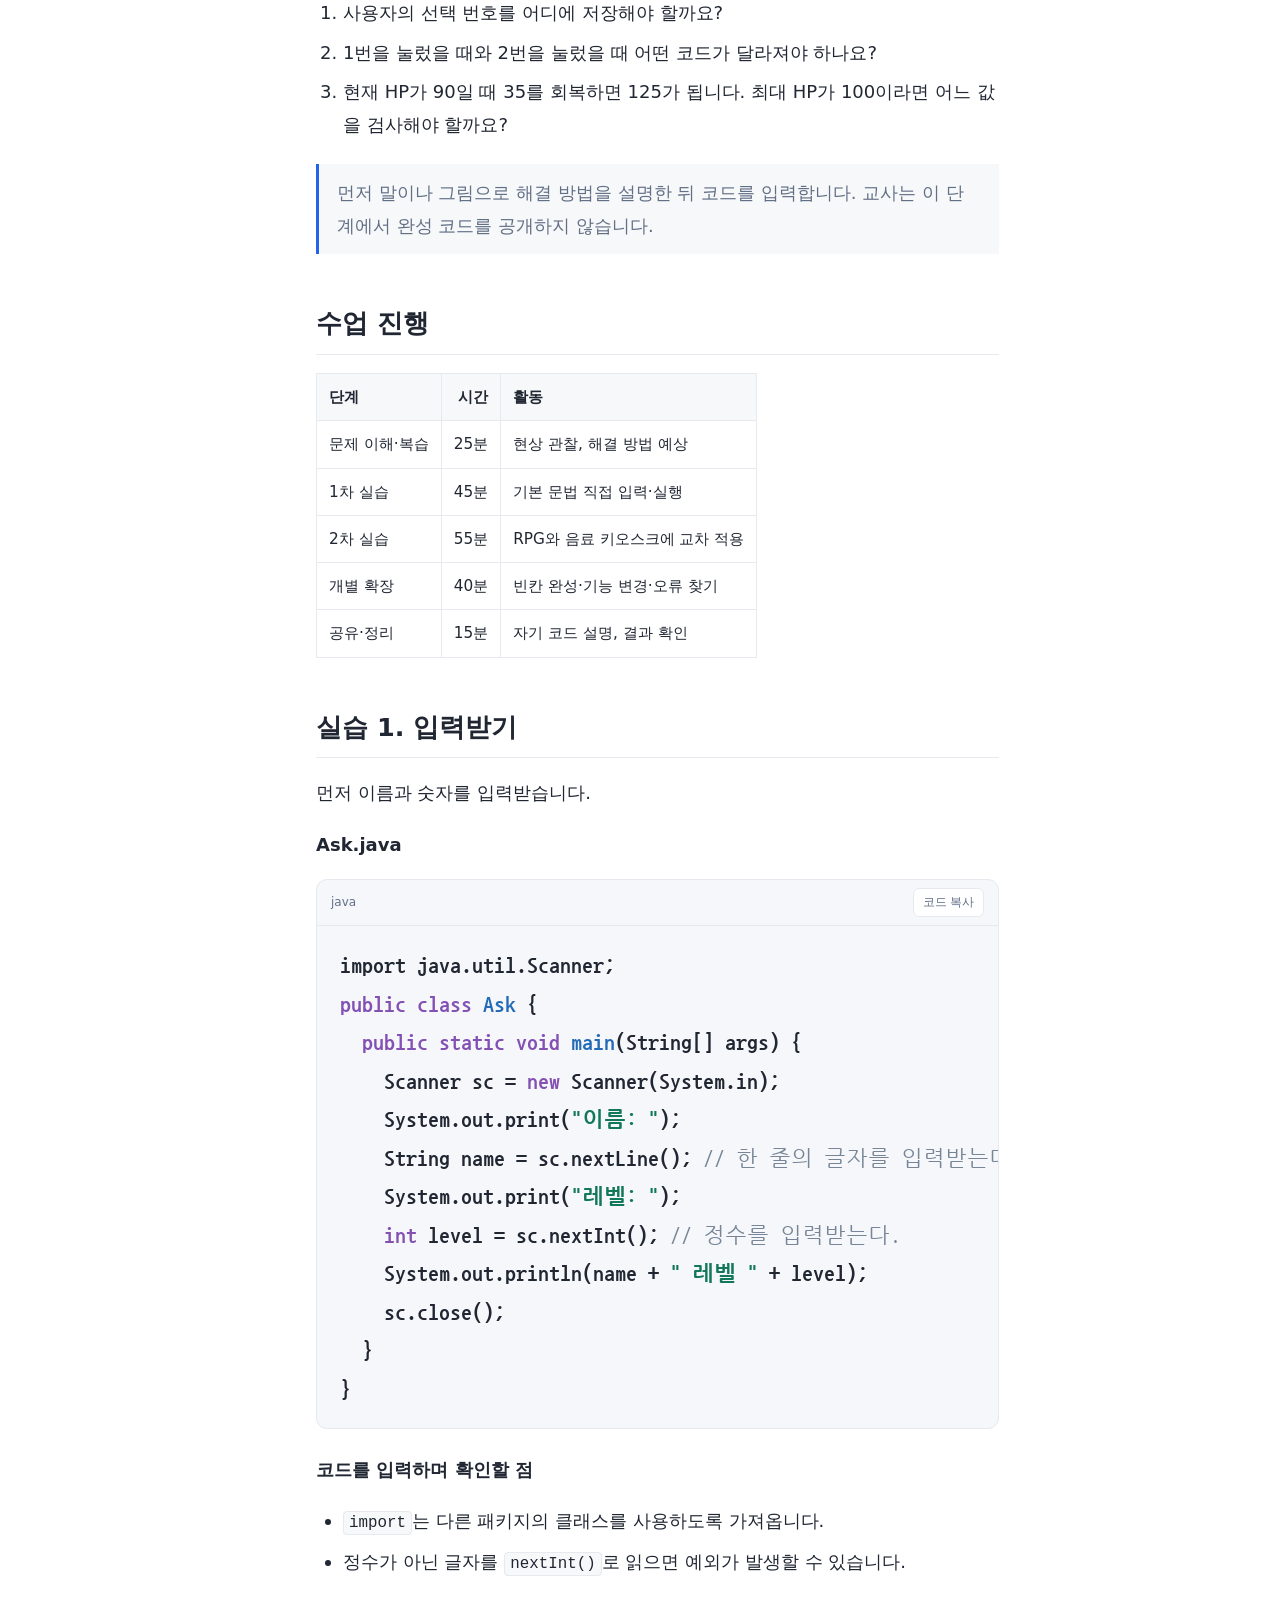
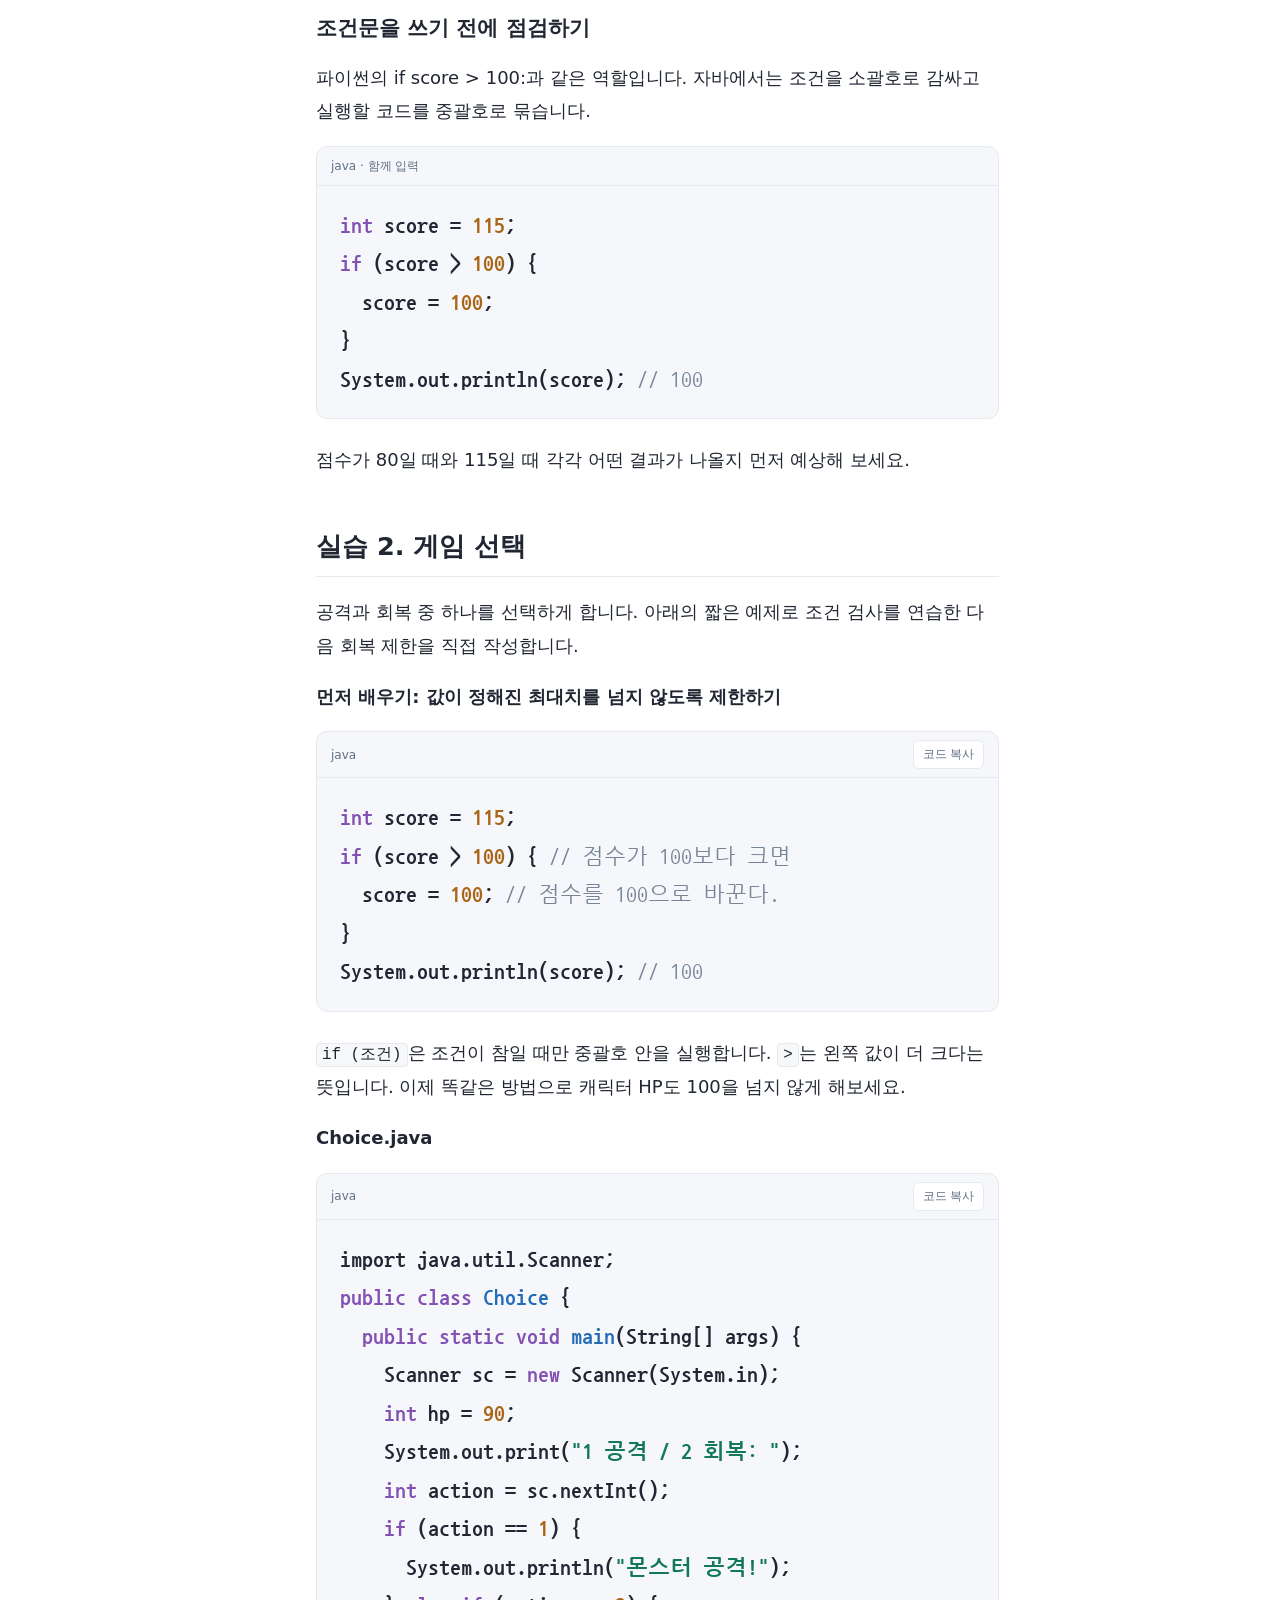
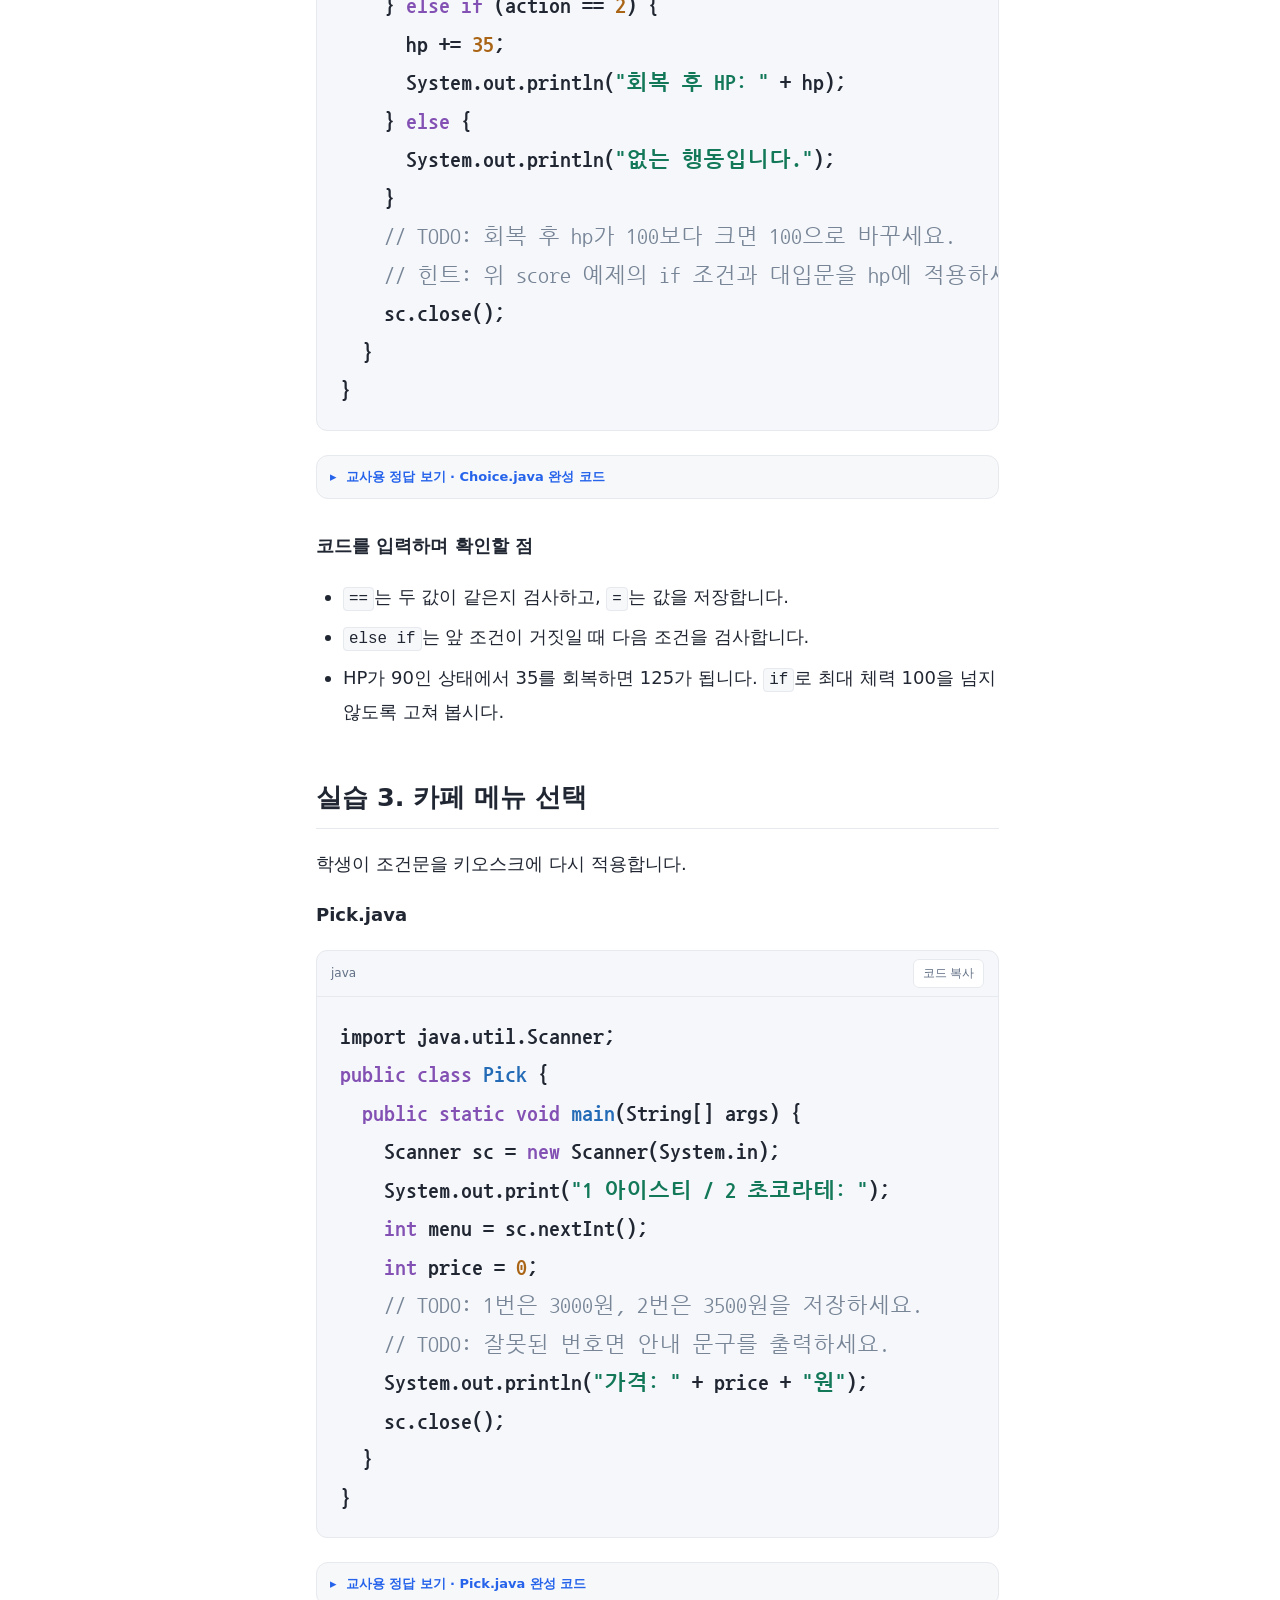
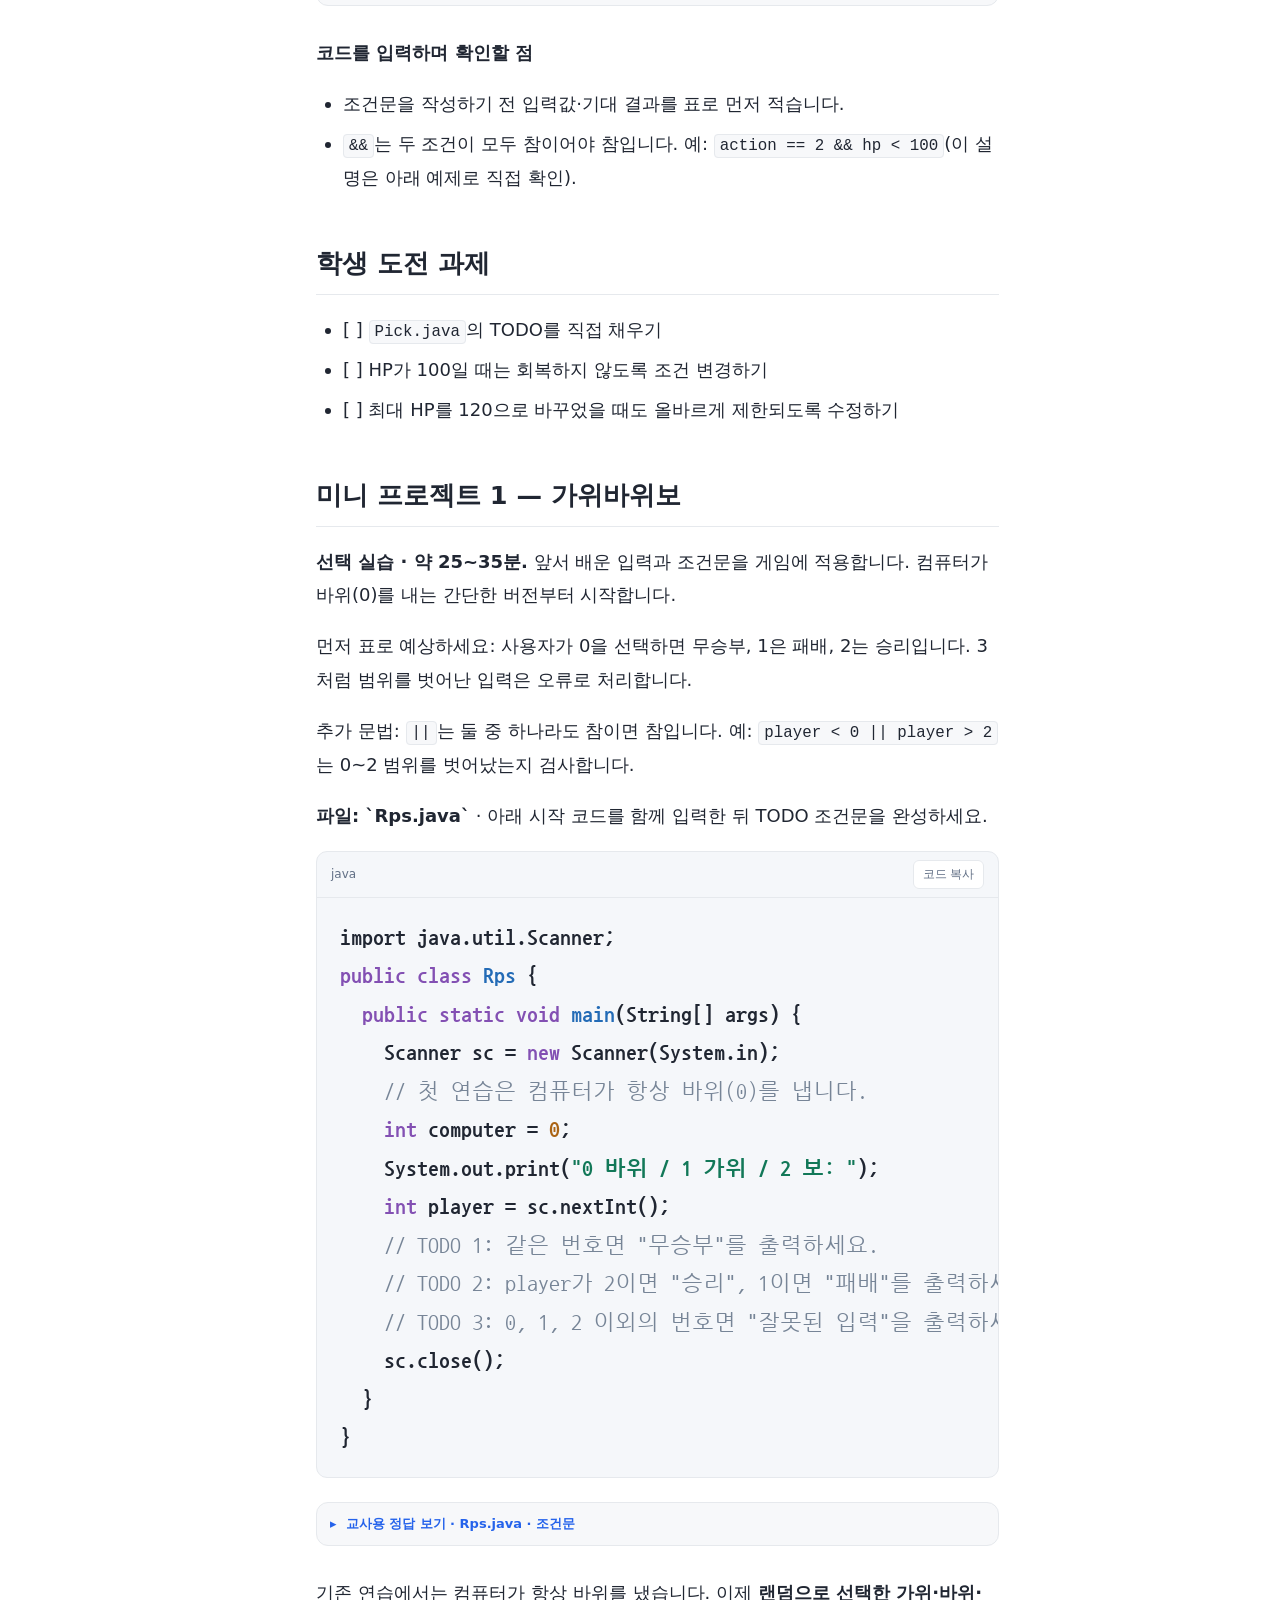
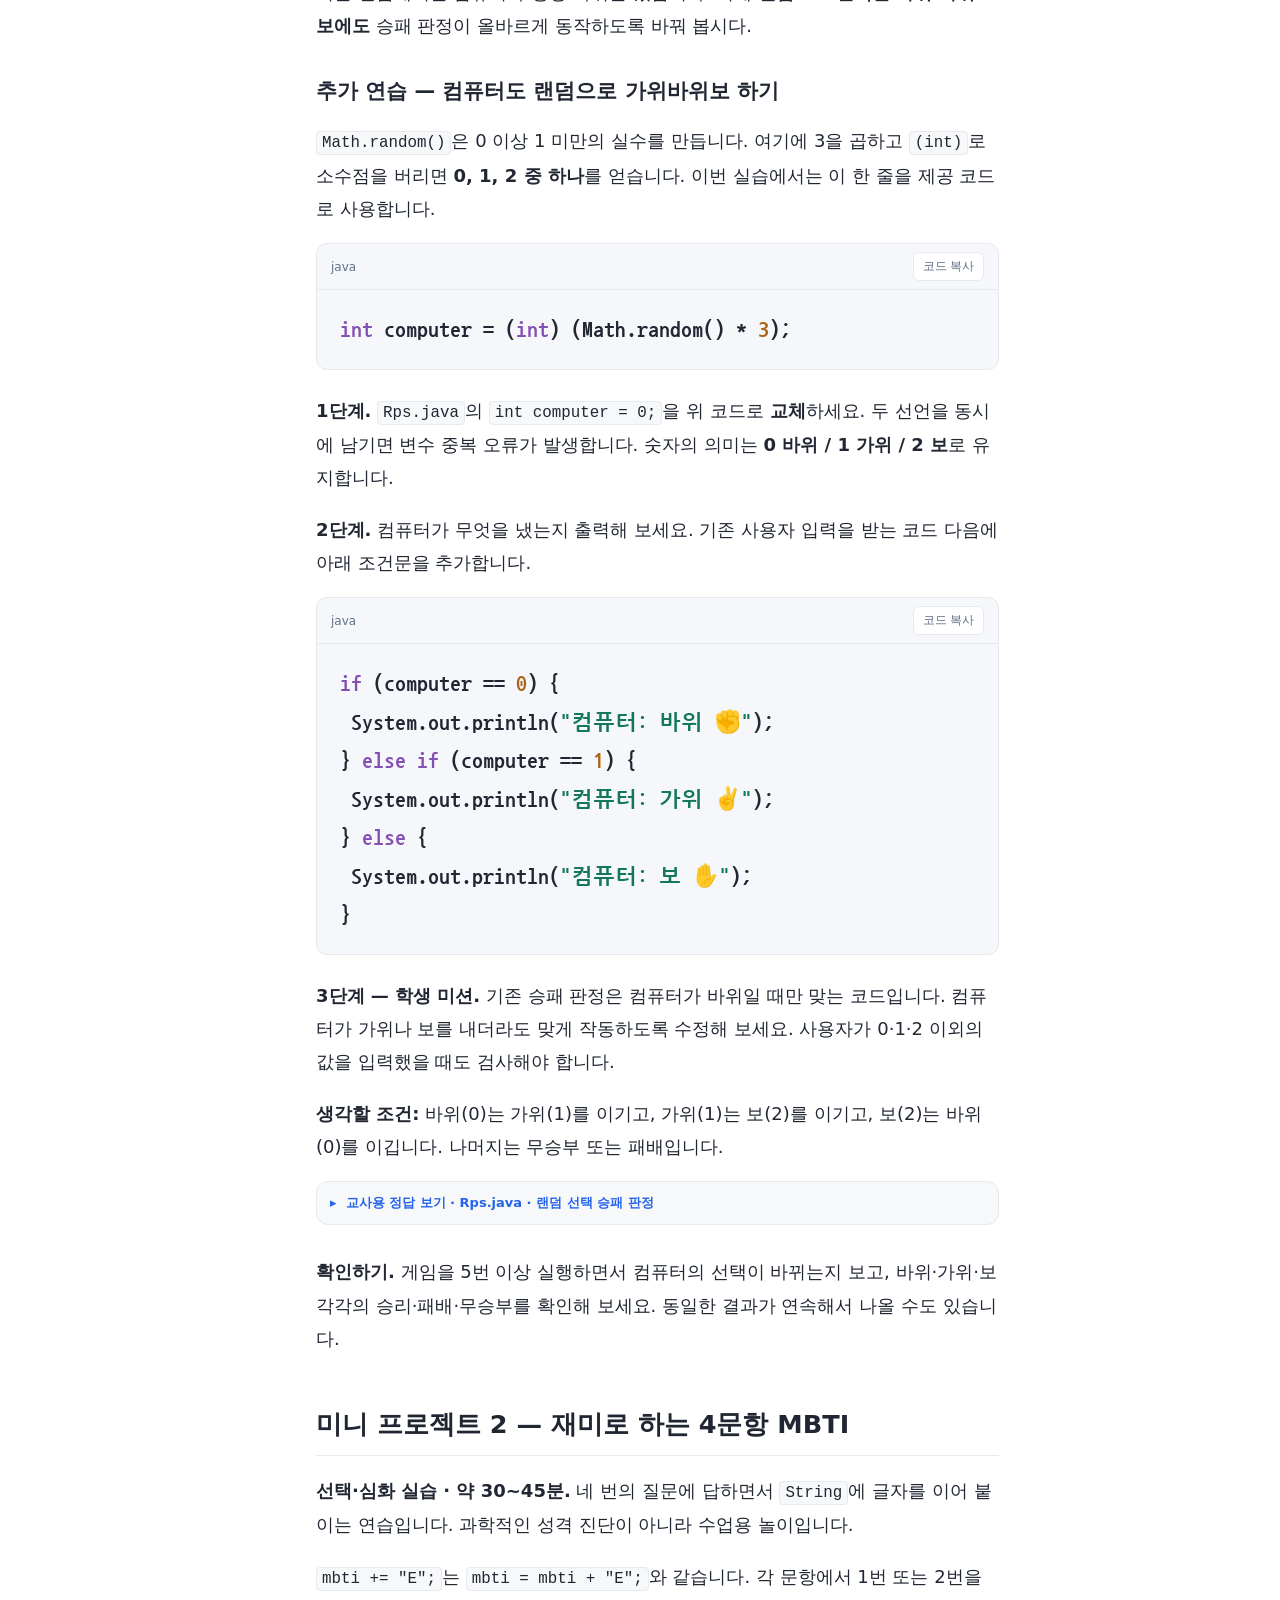
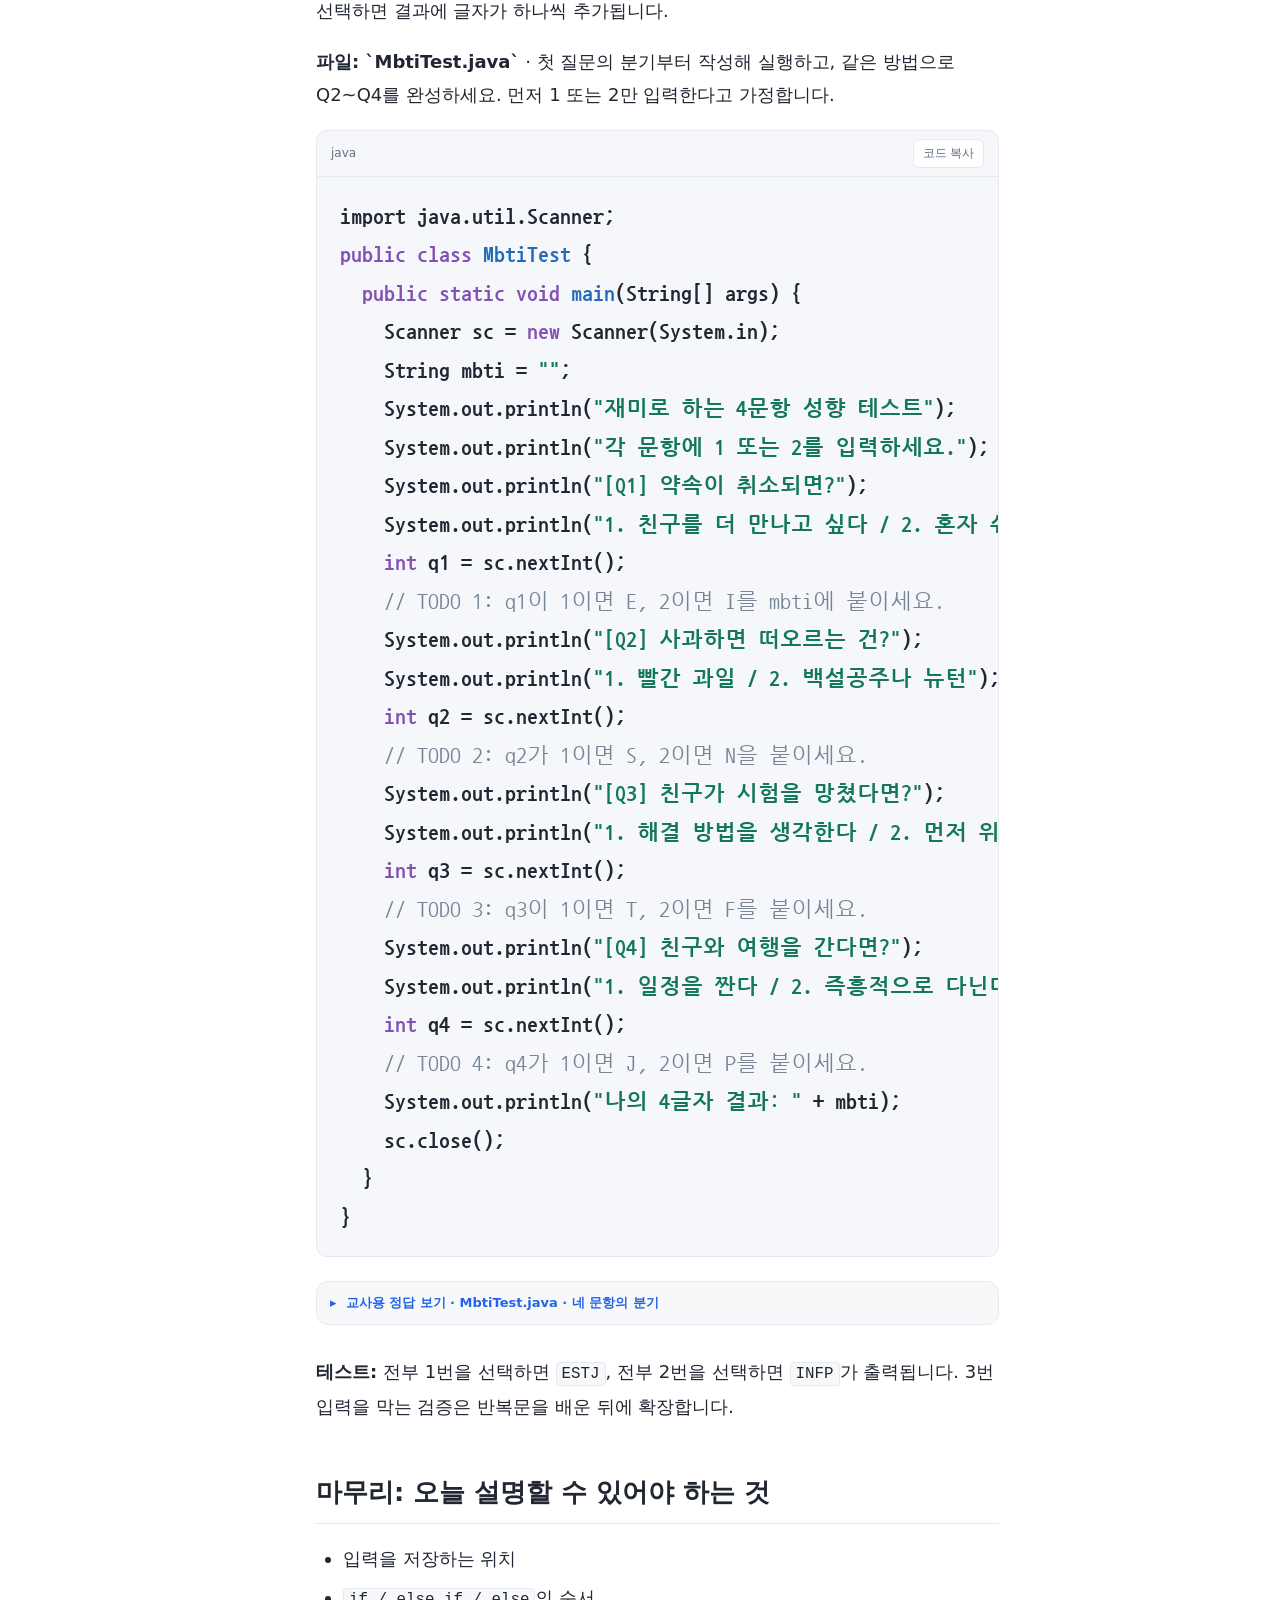
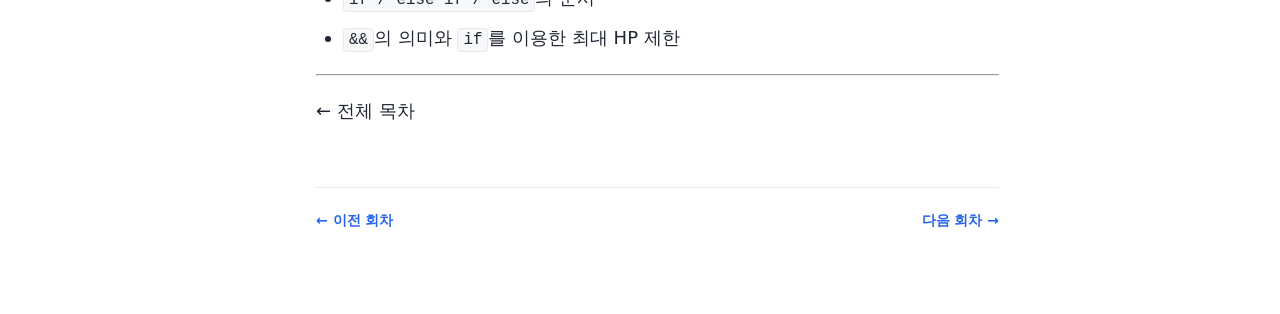
<file: lesson02.html>
<!DOCTYPE html>

<html lang="ko"><head><meta charset="utf-8"/><meta content="width=device-width,initial-scale=1" name="viewport"/><meta content="noindex,nofollow" name="robots"/><title>2회차 · 입력과 조건문 | Java 수업</title><link href="assets/style.css" rel="stylesheet"/></head><body>
<header class="topbar"><button aria-label="목차 열기" class="menu-toggle">☰</button><a class="brand" href="index.html"><span class="brand-mark">J</span> Java 프로그래밍 <small>30시간 수업</small></a><div class="top-actions"><button aria-label="글자 축소" id="font-minus">A−</button><button aria-label="글자 확대" id="font-plus">A+</button><button aria-label="다크 모드 전환" id="theme">◐</button></div></header>
<div class="layout"><aside class="sidebar"><div class="sidebar-title">전체 수업 <small>10회 · 30시간</small></div><a class="chapter" href="lesson01.html"><b>01</b><span>출력과 변수</span></a><a aria-current="page" class="chapter active" href="lesson02.html"><b>02</b><span>입력과 조건문</span></a><a class="chapter" href="lesson03.html"><b>03</b><span>반복문</span></a><a class="chapter" href="lesson04.html"><b>04</b><span>배열과 문자열</span></a><a class="chapter" href="lesson05.html"><b>05</b><span>메서드</span></a><a class="chapter" href="lesson06.html"><b>06</b><span>클래스와 객체</span></a><a class="chapter" href="lesson07.html"><b>07</b><span>목록과 장바구니</span></a><a class="chapter" href="lesson08.html"><b>08</b><span>키오스크 주문</span></a><a class="chapter" href="lesson09.html"><b>09</b><span>키오스크 결제</span></a><a class="chapter" href="lesson10.html"><b>10</b><span>최종 프로젝트</span></a><div class="sidebar-foot">교사용 화면 공유 교재<br/>학생에게 전체 사이트를 공개하지 마세요.</div></aside>
<main class="main"><div class="top-meta"><strong class="teacher-mode-badge">교사용 해설 포함</strong>JAVA · 실습 중심 수업 <span>02 / 10</span></div><article class="article gb-body"><h1 id="02회차-입력과-조건문">02회차 | 입력과 조건문</h1>
<blockquote>
<p>3시간 · Scanner · if/else · 비교 연산자 · &amp;&amp;</p>
</blockquote><section aria-labelledby="pf-title-2" class="pf-section">
<h2 class="pf-title" id="요구사항-분석과-문제-분해">🎯 요구사항 분석과 문제 분해 <small>Problem Framing</small></h2>
<p class="pf-lead">코드를 입력하기 전에 먼저 무엇을 만들어야 하는지 정리하고, 해결 과정을 작은 단계로 나눠 봅시다.</p>
<div class="pf-cards"><div class="pf-card"><h3>🔎 1. 요구사항 분석하기</h3><p><strong>오늘 해결할 문제</strong><br/>게임에서 공격·회복을 선택하고, 음료 메뉴를 선택했을 때 서로 다른 동작 실행하기</p><dl><div><dt>입력</dt><dd>사용자가 고른 번호</dd></div><div><dt>출력</dt><dd>번호에 따른 행동과 계산 결과</dd></div></dl></div>
<div class="pf-card"><h3>🧩 2. 문제를 작은 단계로 나누기</h3><ol class="pf-steps"><li><span class="pf-num">1</span><span>선택지 출력하기</span></li><li><span class="pf-num">2</span><span>번호 입력받기</span></li><li><span class="pf-num">3</span><span>조건 비교하기</span></li><li><span class="pf-num">4</span><span>맞는 동작 실행하기</span></li></ol></div></div>
<div class="pf-paper-area"><div class="pf-paper"><h3>✏️ 3. 종이에 순서도 그리기</h3><p class="pf-paper-note">아래는 한 가지 예입니다. 먼저 노트에 직접 화살표와 상자를 그려 보세요.</p><div class="pf-flow"><a class="pf-flow-zoom" href="assets/flowchart-02.svg" rel="noopener" target="_blank" title="순서도 크게 보기"><img alt="2회차 문제 해결 순서도" class="pf-flow-illustration" loading="lazy" src="assets/flowchart-02.svg"/></a></div></div>
<div class="pf-think"><h3>생각해 보기</h3><p>선택한 번호가 없는 메뉴라면?</p><p class="pf-note">코드는 아직 쓰지 말고, 입력 → 판단·처리 → 출력 흐름을 말이나 그림으로 설명해 봅시다.</p><div class="pf-memo"><h4>간단한 로직 메모하기</h4><ul class="pf-checklist"><li>1 선택지 출력하기</li><li>2 번호 입력받기</li><li>3 조건 비교하기</li><li>4 맞는 동작 실행하기</li></ul></div><div class="pf-tip"><h4>이렇게 생각해요!</h4><p>입력 번호를 조건과 비교해 해당 행동만 실행해요.</p></div></div></div>
</section>
<h2 id="오늘-해결할-문제">오늘 해결할 문제</h2>
<p>게임에서는 공격 또는 회복을 선택하고, 키오스크에서는 음료 번호를 선택합니다. 사용자가 입력한 값에 따라 결과를 다르게 만들려면 무엇이 필요할까요?</p>
<h3 id="코드를-보기-전에-생각하기">코드를 보기 전에 생각하기</h3>
<ol>
<li>사용자의 선택 번호를 어디에 저장해야 할까요?</li>
<li>1번을 눌렀을 때와 2번을 눌렀을 때 어떤 코드가 달라져야 하나요?</li>
<li>현재 HP가 90일 때 35를 회복하면 125가 됩니다. 최대 HP가 100이라면 어느 값을 검사해야 할까요?</li>
</ol>
<blockquote>
<p>먼저 말이나 그림으로 해결 방법을 설명한 뒤 코드를 입력합니다. 교사는 이 단계에서 완성 코드를 공개하지 않습니다.</p>
</blockquote>
<h2 id="수업-진행">수업 진행</h2>
<table>
<thead>
<tr>
<th>단계</th>
<th style="text-align:right">시간</th>
<th>활동</th>
</tr>
</thead>
<tbody>
<tr>
<td>문제 이해·복습</td>
<td style="text-align:right">25분</td>
<td>현상 관찰, 해결 방법 예상</td>
</tr>
<tr>
<td>1차 실습</td>
<td style="text-align:right">45분</td>
<td>기본 문법 직접 입력·실행</td>
</tr>
<tr>
<td>2차 실습</td>
<td style="text-align:right">55분</td>
<td>RPG와 음료 키오스크에 교차 적용</td>
</tr>
<tr>
<td>개별 확장</td>
<td style="text-align:right">40분</td>
<td>빈칸 완성·기능 변경·오류 찾기</td>
</tr>
<tr>
<td>공유·정리</td>
<td style="text-align:right">15분</td>
<td>자기 코드 설명, 결과 확인</td>
</tr>
</tbody>
</table>
<h2 id="실습-1-입력받기">실습 1. 입력받기</h2>
<p>먼저 이름과 숫자를 입력받습니다.</p>
<p><strong>Ask.java</strong></p>
<div class="codebox"><div class="code-head"><span>java</span><button class="copy" type="button">코드 복사</button></div><pre><code class="highlight"><span class="kn">import</span><span class="w"> </span><span class="nn">java.util.Scanner</span><span class="p">;</span>
<span class="kd">public</span><span class="w"> </span><span class="kd">class</span> <span class="nc">Ask</span><span class="w"> </span><span class="p">{</span>
<span class="w">  </span><span class="kd">public</span><span class="w"> </span><span class="kd">static</span><span class="w"> </span><span class="kt">void</span><span class="w"> </span><span class="nf">main</span><span class="p">(</span><span class="n">String</span><span class="o">[]</span><span class="w"> </span><span class="n">args</span><span class="p">)</span><span class="w"> </span><span class="p">{</span>
<span class="w">    </span><span class="n">Scanner</span><span class="w"> </span><span class="n">sc</span><span class="w"> </span><span class="o">=</span><span class="w"> </span><span class="k">new</span><span class="w"> </span><span class="n">Scanner</span><span class="p">(</span><span class="n">System</span><span class="p">.</span><span class="na">in</span><span class="p">);</span>
<span class="w">    </span><span class="n">System</span><span class="p">.</span><span class="na">out</span><span class="p">.</span><span class="na">print</span><span class="p">(</span><span class="s">"이름: "</span><span class="p">);</span>
<span class="w">    </span><span class="n">String</span><span class="w"> </span><span class="n">name</span><span class="w"> </span><span class="o">=</span><span class="w"> </span><span class="n">sc</span><span class="p">.</span><span class="na">nextLine</span><span class="p">();</span><span class="w"> </span><span class="c1">// 한 줄의 글자를 입력받는다.</span>
<span class="w">    </span><span class="n">System</span><span class="p">.</span><span class="na">out</span><span class="p">.</span><span class="na">print</span><span class="p">(</span><span class="s">"레벨: "</span><span class="p">);</span>
<span class="w">    </span><span class="kt">int</span><span class="w"> </span><span class="n">level</span><span class="w"> </span><span class="o">=</span><span class="w"> </span><span class="n">sc</span><span class="p">.</span><span class="na">nextInt</span><span class="p">();</span><span class="w"> </span><span class="c1">// 정수를 입력받는다.</span>
<span class="w">    </span><span class="n">System</span><span class="p">.</span><span class="na">out</span><span class="p">.</span><span class="na">println</span><span class="p">(</span><span class="n">name</span><span class="w"> </span><span class="o">+</span><span class="w"> </span><span class="s">" 레벨 "</span><span class="w"> </span><span class="o">+</span><span class="w"> </span><span class="n">level</span><span class="p">);</span>
<span class="w">    </span><span class="n">sc</span><span class="p">.</span><span class="na">close</span><span class="p">();</span>
<span class="w">  </span><span class="p">}</span>
<span class="p">}</span></code></pre></div><p><strong>코드를 입력하며 확인할 점</strong></p>
<ul>
<li><code>import</code>는 다른 패키지의 클래스를 사용하도록 가져옵니다.</li>
<li>정수가 아닌 글자를 <code>nextInt()</code>로 읽으면 예외가 발생할 수 있습니다.</li>
</ul>
<h3>조건문을 쓰기 전에 점검하기</h3><p>파이썬의 if score &gt; 100:과 같은 역할입니다. 자바에서는 조건을 소괄호로 감싸고 실행할 코드를 중괄호로 묶습니다.</p><div class="codebox"><div class="code-head"><span>java · 함께 입력</span></div><pre><code class="highlight"><span class="kt">int</span><span class="w"> </span><span class="n">score</span><span class="w"> </span><span class="o">=</span><span class="w"> </span><span class="mi">115</span><span class="p">;</span>
<span class="k">if</span><span class="w"> </span><span class="p">(</span><span class="n">score</span><span class="w"> </span><span class="o">&gt;</span><span class="w"> </span><span class="mi">100</span><span class="p">)</span><span class="w"> </span><span class="p">{</span>
<span class="w">  </span><span class="n">score</span><span class="w"> </span><span class="o">=</span><span class="w"> </span><span class="mi">100</span><span class="p">;</span>
<span class="p">}</span>
<span class="n">System</span><span class="p">.</span><span class="na">out</span><span class="p">.</span><span class="na">println</span><span class="p">(</span><span class="n">score</span><span class="p">);</span><span class="w"> </span><span class="c1">// 100</span></code></pre></div><p>점수가 80일 때와 115일 때 각각 어떤 결과가 나올지 먼저 예상해 보세요.</p><h2 id="실습-2-게임-선택">실습 2. 게임 선택</h2>
<p>공격과 회복 중 하나를 선택하게 합니다. 아래의 짧은 예제로 조건 검사를 연습한 다음 회복 제한을 직접 작성합니다.</p>
<p><strong>먼저 배우기: 값이 정해진 최대치를 넘지 않도록 제한하기</strong></p>
<div class="codebox"><div class="code-head"><span>java</span><button class="copy" type="button">코드 복사</button></div><pre><code class="highlight"><span class="kt">int</span><span class="w"> </span><span class="n">score</span><span class="w"> </span><span class="o">=</span><span class="w"> </span><span class="mi">115</span><span class="p">;</span>
<span class="k">if</span><span class="w"> </span><span class="p">(</span><span class="n">score</span><span class="w"> </span><span class="o">&gt;</span><span class="w"> </span><span class="mi">100</span><span class="p">)</span><span class="w"> </span><span class="p">{</span><span class="w"> </span><span class="c1">// 점수가 100보다 크면</span>
<span class="w">  </span><span class="n">score</span><span class="w"> </span><span class="o">=</span><span class="w"> </span><span class="mi">100</span><span class="p">;</span><span class="w"> </span><span class="c1">// 점수를 100으로 바꾼다.</span>
<span class="p">}</span>
<span class="n">System</span><span class="p">.</span><span class="na">out</span><span class="p">.</span><span class="na">println</span><span class="p">(</span><span class="n">score</span><span class="p">);</span><span class="w"> </span><span class="c1">// 100</span></code></pre></div><p><code>if (조건)</code>은 조건이 참일 때만 중괄호 안을 실행합니다. <code>&gt;</code>는 왼쪽 값이 더 크다는 뜻입니다. 이제 똑같은 방법으로 캐릭터 HP도 100을 넘지 않게 해보세요.</p>
<p><strong>Choice.java</strong></p>
<div class="codebox"><div class="code-head"><span>java</span><button class="copy" type="button">코드 복사</button></div><pre><code class="highlight"><span class="kn">import</span><span class="w"> </span><span class="nn">java.util.Scanner</span><span class="p">;</span>
<span class="kd">public</span><span class="w"> </span><span class="kd">class</span> <span class="nc">Choice</span><span class="w"> </span><span class="p">{</span>
<span class="w">  </span><span class="kd">public</span><span class="w"> </span><span class="kd">static</span><span class="w"> </span><span class="kt">void</span><span class="w"> </span><span class="nf">main</span><span class="p">(</span><span class="n">String</span><span class="o">[]</span><span class="w"> </span><span class="n">args</span><span class="p">)</span><span class="w"> </span><span class="p">{</span>
<span class="w">    </span><span class="n">Scanner</span><span class="w"> </span><span class="n">sc</span><span class="w"> </span><span class="o">=</span><span class="w"> </span><span class="k">new</span><span class="w"> </span><span class="n">Scanner</span><span class="p">(</span><span class="n">System</span><span class="p">.</span><span class="na">in</span><span class="p">);</span>
<span class="w">    </span><span class="kt">int</span><span class="w"> </span><span class="n">hp</span><span class="w"> </span><span class="o">=</span><span class="w"> </span><span class="mi">90</span><span class="p">;</span>
<span class="w">    </span><span class="n">System</span><span class="p">.</span><span class="na">out</span><span class="p">.</span><span class="na">print</span><span class="p">(</span><span class="s">"1 공격 / 2 회복: "</span><span class="p">);</span>
<span class="w">    </span><span class="kt">int</span><span class="w"> </span><span class="n">action</span><span class="w"> </span><span class="o">=</span><span class="w"> </span><span class="n">sc</span><span class="p">.</span><span class="na">nextInt</span><span class="p">();</span>
<span class="w">    </span><span class="k">if</span><span class="w"> </span><span class="p">(</span><span class="n">action</span><span class="w"> </span><span class="o">==</span><span class="w"> </span><span class="mi">1</span><span class="p">)</span><span class="w"> </span><span class="p">{</span>
<span class="w">      </span><span class="n">System</span><span class="p">.</span><span class="na">out</span><span class="p">.</span><span class="na">println</span><span class="p">(</span><span class="s">"몬스터 공격!"</span><span class="p">);</span>
<span class="w">    </span><span class="p">}</span><span class="w"> </span><span class="k">else</span><span class="w"> </span><span class="k">if</span><span class="w"> </span><span class="p">(</span><span class="n">action</span><span class="w"> </span><span class="o">==</span><span class="w"> </span><span class="mi">2</span><span class="p">)</span><span class="w"> </span><span class="p">{</span>
<span class="w">      </span><span class="n">hp</span><span class="w"> </span><span class="o">+=</span><span class="w"> </span><span class="mi">35</span><span class="p">;</span>
<span class="w">      </span><span class="n">System</span><span class="p">.</span><span class="na">out</span><span class="p">.</span><span class="na">println</span><span class="p">(</span><span class="s">"회복 후 HP: "</span><span class="w"> </span><span class="o">+</span><span class="w"> </span><span class="n">hp</span><span class="p">);</span>
<span class="w">    </span><span class="p">}</span><span class="w"> </span><span class="k">else</span><span class="w"> </span><span class="p">{</span>
<span class="w">      </span><span class="n">System</span><span class="p">.</span><span class="na">out</span><span class="p">.</span><span class="na">println</span><span class="p">(</span><span class="s">"없는 행동입니다."</span><span class="p">);</span>
<span class="w">    </span><span class="p">}</span>
<span class="w">    </span><span class="c1">// TODO: 회복 후 hp가 100보다 크면 100으로 바꾸세요.</span>
<span class="w">    </span><span class="c1">// 힌트: 위 score 예제의 if 조건과 대입문을 hp에 적용하세요.</span>
<span class="w">    </span><span class="n">sc</span><span class="p">.</span><span class="na">close</span><span class="p">();</span>
<span class="w">  </span><span class="p">}</span>
<span class="p">}</span></code></pre></div><details class="teacher-answer" data-answer-only="true" data-teacher-answer=""><summary>교사용 정답 보기 · Choice.java 완성 코드</summary><div class="teacher-answer-body"><div class="codebox"><div class="code-head"><span>Choice.java</span><button class="copy" type="button">코드 복사</button></div><pre><code class="highlight"><span class="k">if</span><span class="w"> </span><span class="p">(</span><span class="n">hp</span><span class="w"> </span><span class="o">&gt;</span><span class="w"> </span><span class="mi">100</span><span class="p">)</span><span class="w"> </span><span class="p">{</span>
<span class="w">  </span><span class="n">hp</span><span class="w"> </span><span class="o">=</span><span class="w"> </span><span class="mi">100</span><span class="p">;</span>
<span class="p">}</span></code></pre></div></div></details><p><strong>코드를 입력하며 확인할 점</strong></p>
<ul>
<li><code>==</code>는 두 값이 같은지 검사하고, <code>=</code>는 값을 저장합니다.</li>
<li><code>else if</code>는 앞 조건이 거짓일 때 다음 조건을 검사합니다.</li>
<li>HP가 90인 상태에서 35를 회복하면 125가 됩니다. <code>if</code>로 최대 체력 100을 넘지 않도록 고쳐 봅시다.</li>
</ul>
<h2 id="실습-3-카페-메뉴-선택">실습 3. 카페 메뉴 선택</h2>
<p>학생이 조건문을 키오스크에 다시 적용합니다.</p>
<p><strong>Pick.java</strong></p>
<div class="codebox"><div class="code-head"><span>java</span><button class="copy" type="button">코드 복사</button></div><pre><code class="highlight"><span class="kn">import</span><span class="w"> </span><span class="nn">java.util.Scanner</span><span class="p">;</span>
<span class="kd">public</span><span class="w"> </span><span class="kd">class</span> <span class="nc">Pick</span><span class="w"> </span><span class="p">{</span>
<span class="w">  </span><span class="kd">public</span><span class="w"> </span><span class="kd">static</span><span class="w"> </span><span class="kt">void</span><span class="w"> </span><span class="nf">main</span><span class="p">(</span><span class="n">String</span><span class="o">[]</span><span class="w"> </span><span class="n">args</span><span class="p">)</span><span class="w"> </span><span class="p">{</span>
<span class="w">    </span><span class="n">Scanner</span><span class="w"> </span><span class="n">sc</span><span class="w"> </span><span class="o">=</span><span class="w"> </span><span class="k">new</span><span class="w"> </span><span class="n">Scanner</span><span class="p">(</span><span class="n">System</span><span class="p">.</span><span class="na">in</span><span class="p">);</span>
<span class="w">    </span><span class="n">System</span><span class="p">.</span><span class="na">out</span><span class="p">.</span><span class="na">print</span><span class="p">(</span><span class="s">"1 아이스티 / 2 초코라테: "</span><span class="p">);</span>
<span class="w">    </span><span class="kt">int</span><span class="w"> </span><span class="n">menu</span><span class="w"> </span><span class="o">=</span><span class="w"> </span><span class="n">sc</span><span class="p">.</span><span class="na">nextInt</span><span class="p">();</span>
<span class="w">    </span><span class="kt">int</span><span class="w"> </span><span class="n">price</span><span class="w"> </span><span class="o">=</span><span class="w"> </span><span class="mi">0</span><span class="p">;</span>
<span class="w">    </span><span class="c1">// TODO: 1번은 3000원, 2번은 3500원을 저장하세요.</span>
<span class="w">    </span><span class="c1">// TODO: 잘못된 번호면 안내 문구를 출력하세요.</span>
<span class="w">    </span><span class="n">System</span><span class="p">.</span><span class="na">out</span><span class="p">.</span><span class="na">println</span><span class="p">(</span><span class="s">"가격: "</span><span class="w"> </span><span class="o">+</span><span class="w"> </span><span class="n">price</span><span class="w"> </span><span class="o">+</span><span class="w"> </span><span class="s">"원"</span><span class="p">);</span>
<span class="w">    </span><span class="n">sc</span><span class="p">.</span><span class="na">close</span><span class="p">();</span>
<span class="w">  </span><span class="p">}</span>
<span class="p">}</span></code></pre></div><details class="teacher-answer" data-answer-only="true" data-teacher-answer=""><summary>교사용 정답 보기 · Pick.java 완성 코드</summary><div class="teacher-answer-body"><div class="codebox"><div class="code-head"><span>Pick.java</span><button class="copy" type="button">코드 복사</button></div><pre><code class="highlight"><span class="k">if</span><span class="w"> </span><span class="p">(</span><span class="n">menu</span><span class="w"> </span><span class="o">==</span><span class="w"> </span><span class="mi">1</span><span class="p">)</span><span class="w"> </span><span class="p">{</span>
<span class="w">  </span><span class="n">price</span><span class="w"> </span><span class="o">=</span><span class="w"> </span><span class="mi">3000</span><span class="p">;</span>
<span class="p">}</span>
<span class="k">else</span><span class="w"> </span><span class="k">if</span><span class="w"> </span><span class="p">(</span><span class="n">menu</span><span class="w"> </span><span class="o">==</span><span class="w"> </span><span class="mi">2</span><span class="p">)</span><span class="w"> </span><span class="p">{</span>
<span class="w">  </span><span class="n">price</span><span class="w"> </span><span class="o">=</span><span class="w"> </span><span class="mi">3500</span><span class="p">;</span>
<span class="p">}</span>
<span class="k">else</span><span class="w"> </span><span class="p">{</span>
<span class="w">  </span><span class="n">System</span><span class="p">.</span><span class="na">out</span><span class="p">.</span><span class="na">println</span><span class="p">(</span><span class="s">"없는 메뉴입니다."</span><span class="p">);</span>
<span class="p">}</span></code></pre></div></div></details><p><strong>코드를 입력하며 확인할 점</strong></p>
<ul>
<li>조건문을 작성하기 전 입력값·기대 결과를 표로 먼저 적습니다.</li>
<li><code>&amp;&amp;</code>는 두 조건이 모두 참이어야 참입니다. 예: <code>action == 2 &amp;&amp; hp &lt; 100</code>(이 설명은 아래 예제로 직접 확인).</li>
</ul>
<h2 id="학생-도전-과제">학생 도전 과제</h2>
<ul>
<li>[ ] <code>Pick.java</code>의 TODO를 직접 채우기</li>
<li>[ ] HP가 100일 때는 회복하지 않도록 조건 변경하기</li>
<li>[ ] 최대 HP를 120으로 바꾸었을 때도 올바르게 제한되도록 수정하기</li>
</ul>
<h2 id="미니-프로젝트-가위바위보">미니 프로젝트 1 — 가위바위보</h2><p><strong>선택 실습 · 약 25~35분.</strong> 앞서 배운 입력과 조건문을 게임에 적용합니다. 컴퓨터가 바위(0)를 내는 간단한 버전부터 시작합니다.</p><p>먼저 표로 예상하세요: 사용자가 0을 선택하면 무승부, 1은 패배, 2는 승리입니다. 3처럼 범위를 벗어난 입력은 오류로 처리합니다.</p><p>추가 문법: <code>||</code>는 둘 중 하나라도 참이면 참입니다. 예: <code>player &lt; 0 || player &gt; 2</code>는 0~2 범위를 벗어났는지 검사합니다.</p><p><strong>파일: `Rps.java`</strong> · 아래 시작 코드를 함께 입력한 뒤 TODO 조건문을 완성하세요.</p><div class="codebox"><div class="code-head"><span>java</span><button class="copy" type="button">코드 복사</button></div><pre><code class="highlight"><span class="kn">import</span><span class="w"> </span><span class="nn">java.util.Scanner</span><span class="p">;</span>
<span class="kd">public</span><span class="w"> </span><span class="kd">class</span> <span class="nc">Rps</span><span class="w"> </span><span class="p">{</span>
<span class="w">  </span><span class="kd">public</span><span class="w"> </span><span class="kd">static</span><span class="w"> </span><span class="kt">void</span><span class="w"> </span><span class="nf">main</span><span class="p">(</span><span class="n">String</span><span class="o">[]</span><span class="w"> </span><span class="n">args</span><span class="p">)</span><span class="w"> </span><span class="p">{</span>
<span class="w">    </span><span class="n">Scanner</span><span class="w"> </span><span class="n">sc</span><span class="w"> </span><span class="o">=</span><span class="w"> </span><span class="k">new</span><span class="w"> </span><span class="n">Scanner</span><span class="p">(</span><span class="n">System</span><span class="p">.</span><span class="na">in</span><span class="p">);</span>
<span class="w">    </span><span class="c1">// 첫 연습은 컴퓨터가 항상 바위(0)를 냅니다.</span>
<span class="w">    </span><span class="kt">int</span><span class="w"> </span><span class="n">computer</span><span class="w"> </span><span class="o">=</span><span class="w"> </span><span class="mi">0</span><span class="p">;</span>
<span class="w">    </span><span class="n">System</span><span class="p">.</span><span class="na">out</span><span class="p">.</span><span class="na">print</span><span class="p">(</span><span class="s">"0 바위 / 1 가위 / 2 보: "</span><span class="p">);</span>
<span class="w">    </span><span class="kt">int</span><span class="w"> </span><span class="n">player</span><span class="w"> </span><span class="o">=</span><span class="w"> </span><span class="n">sc</span><span class="p">.</span><span class="na">nextInt</span><span class="p">();</span>
<span class="w">    </span><span class="c1">// TODO 1: 같은 번호면 "무승부"를 출력하세요.</span>
<span class="w">    </span><span class="c1">// TODO 2: player가 2이면 "승리", 1이면 "패배"를 출력하세요.</span>
<span class="w">    </span><span class="c1">// TODO 3: 0, 1, 2 이외의 번호면 "잘못된 입력"을 출력하세요.</span>
<span class="w">    </span><span class="n">sc</span><span class="p">.</span><span class="na">close</span><span class="p">();</span>
<span class="w">  </span><span class="p">}</span>
<span class="p">}</span></code></pre></div><details class="teacher-answer" data-answer-only="true" data-teacher-answer=""><summary>교사용 정답 보기 · Rps.java · 조건문</summary><div class="teacher-answer-body"><div class="codebox"><div class="code-head"><span>java</span><button class="copy" type="button">코드 복사</button></div><pre><code class="highlight"><span class="k">if</span><span class="w"> </span><span class="p">(</span><span class="n">player</span><span class="w"> </span><span class="o">&lt;</span><span class="w"> </span><span class="mi">0</span><span class="w"> </span><span class="o">||</span><span class="w"> </span><span class="n">player</span><span class="w"> </span><span class="o">&gt;</span><span class="w"> </span><span class="mi">2</span><span class="p">)</span><span class="w"> </span><span class="p">{</span>
<span class="w">  </span><span class="n">System</span><span class="p">.</span><span class="na">out</span><span class="p">.</span><span class="na">println</span><span class="p">(</span><span class="s">"잘못된 입력"</span><span class="p">);</span>
<span class="p">}</span><span class="w"> </span><span class="k">else</span><span class="w"> </span><span class="k">if</span><span class="w"> </span><span class="p">(</span><span class="n">player</span><span class="w"> </span><span class="o">==</span><span class="w"> </span><span class="n">computer</span><span class="p">)</span><span class="w"> </span><span class="p">{</span>
<span class="w">  </span><span class="n">System</span><span class="p">.</span><span class="na">out</span><span class="p">.</span><span class="na">println</span><span class="p">(</span><span class="s">"무승부"</span><span class="p">);</span>
<span class="p">}</span><span class="w"> </span><span class="k">else</span><span class="w"> </span><span class="k">if</span><span class="w"> </span><span class="p">(</span><span class="n">player</span><span class="w"> </span><span class="o">==</span><span class="w"> </span><span class="mi">2</span><span class="p">)</span><span class="w"> </span><span class="p">{</span>
<span class="w">  </span><span class="n">System</span><span class="p">.</span><span class="na">out</span><span class="p">.</span><span class="na">println</span><span class="p">(</span><span class="s">"승리"</span><span class="p">);</span>
<span class="p">}</span><span class="w"> </span><span class="k">else</span><span class="w"> </span><span class="p">{</span>
<span class="w">  </span><span class="n">System</span><span class="p">.</span><span class="na">out</span><span class="p">.</span><span class="na">println</span><span class="p">(</span><span class="s">"패배"</span><span class="p">);</span>
<span class="p">}</span></code></pre></div></div></details><p>기존 연습에서는 컴퓨터가 항상 바위를 냈습니다. 이제 <strong>랜덤으로 선택한 가위·바위·보에도</strong> 승패 판정이 올바르게 동작하도록 바꿔 봅시다.</p><h3 id="추가-연습-컴퓨터도-랜덤으로-선택하기">추가 연습 — 컴퓨터도 랜덤으로 가위바위보 하기</h3><p><code>Math.random()</code>은 0 이상 1 미만의 실수를 만듭니다. 여기에 3을 곱하고 <code>(int)</code>로 소수점을 버리면 <strong>0, 1, 2 중 하나</strong>를 얻습니다. 이번 실습에서는 이 한 줄을 제공 코드로 사용합니다.</p><div class="codebox"><div class="code-head"><span>java</span><button class="copy" type="button">코드 복사</button></div><pre><code class="highlight"><span class="kt">int</span><span class="w"> </span><span class="n">computer</span><span class="w"> </span><span class="o">=</span><span class="w"> </span><span class="p">(</span><span class="kt">int</span><span class="p">)</span><span class="w"> </span><span class="p">(</span><span class="n">Math</span><span class="p">.</span><span class="na">random</span><span class="p">()</span><span class="w"> </span><span class="o">*</span><span class="w"> </span><span class="mi">3</span><span class="p">);</span></code></pre></div><p><strong>1단계.</strong> <code>Rps.java</code>의 <code>int computer = 0;</code>을 위 코드로 <strong>교체</strong>하세요. 두 선언을 동시에 남기면 변수 중복 오류가 발생합니다. 숫자의 의미는 <strong>0 바위 / 1 가위 / 2 보</strong>로 유지합니다.</p><p><strong>2단계.</strong> 컴퓨터가 무엇을 냈는지 출력해 보세요. 기존 사용자 입력을 받는 코드 다음에 아래 조건문을 추가합니다.</p><div class="codebox"><div class="code-head"><span>java</span><button class="copy" type="button">코드 복사</button></div><pre><code class="highlight"><span class="k">if</span><span class="w"> </span><span class="p">(</span><span class="n">computer</span><span class="w"> </span><span class="o">==</span><span class="w"> </span><span class="mi">0</span><span class="p">)</span><span class="w"> </span><span class="p">{</span>
<span class="w"> </span><span class="n">System</span><span class="p">.</span><span class="na">out</span><span class="p">.</span><span class="na">println</span><span class="p">(</span><span class="s">"컴퓨터: 바위 ✊"</span><span class="p">);</span>
<span class="p">}</span><span class="w"> </span><span class="k">else</span><span class="w"> </span><span class="k">if</span><span class="w"> </span><span class="p">(</span><span class="n">computer</span><span class="w"> </span><span class="o">==</span><span class="w"> </span><span class="mi">1</span><span class="p">)</span><span class="w"> </span><span class="p">{</span>
<span class="w"> </span><span class="n">System</span><span class="p">.</span><span class="na">out</span><span class="p">.</span><span class="na">println</span><span class="p">(</span><span class="s">"컴퓨터: 가위 ✌️"</span><span class="p">);</span>
<span class="p">}</span><span class="w"> </span><span class="k">else</span><span class="w"> </span><span class="p">{</span>
<span class="w"> </span><span class="n">System</span><span class="p">.</span><span class="na">out</span><span class="p">.</span><span class="na">println</span><span class="p">(</span><span class="s">"컴퓨터: 보 ✋"</span><span class="p">);</span>
<span class="p">}</span></code></pre></div><p><strong>3단계 — 학생 미션.</strong> 기존 승패 판정은 컴퓨터가 바위일 때만 맞는 코드입니다. 컴퓨터가 가위나 보를 내더라도 맞게 작동하도록 수정해 보세요. 사용자가 0·1·2 이외의 값을 입력했을 때도 검사해야 합니다.</p><p><strong>생각할 조건:</strong> 바위(0)는 가위(1)를 이기고, 가위(1)는 보(2)를 이기고, 보(2)는 바위(0)를 이깁니다. 나머지는 무승부 또는 패배입니다.</p><details class="teacher-answer"><summary>교사용 정답 보기 · Rps.java · 랜덤 선택 승패 판정</summary><div class="codebox"><div class="code-head"><span>java</span><button class="copy" type="button">코드 복사</button></div><pre><code class="highlight"><span class="k">if</span><span class="w"> </span><span class="p">(</span><span class="n">player</span><span class="w"> </span><span class="o">&lt;</span><span class="w"> </span><span class="mi">0</span><span class="w"> </span><span class="o">||</span><span class="w"> </span><span class="n">player</span><span class="w"> </span><span class="o">&gt;</span><span class="w"> </span><span class="mi">2</span><span class="p">)</span><span class="w"> </span><span class="p">{</span>
<span class="w"> </span><span class="n">System</span><span class="p">.</span><span class="na">out</span><span class="p">.</span><span class="na">println</span><span class="p">(</span><span class="s">"잘못된 입력입니다."</span><span class="p">);</span>
<span class="p">}</span><span class="w"> </span><span class="k">else</span><span class="w"> </span><span class="k">if</span><span class="w"> </span><span class="p">(</span><span class="n">player</span><span class="w"> </span><span class="o">==</span><span class="w"> </span><span class="n">computer</span><span class="p">)</span><span class="w"> </span><span class="p">{</span>
<span class="w"> </span><span class="n">System</span><span class="p">.</span><span class="na">out</span><span class="p">.</span><span class="na">println</span><span class="p">(</span><span class="s">"무승부!"</span><span class="p">);</span>
<span class="p">}</span><span class="w"> </span><span class="k">else</span><span class="w"> </span><span class="k">if</span><span class="w"> </span><span class="p">((</span><span class="n">player</span><span class="w"> </span><span class="o">==</span><span class="w"> </span><span class="mi">0</span><span class="w"> </span><span class="o">&amp;&amp;</span><span class="w"> </span><span class="n">computer</span><span class="w"> </span><span class="o">==</span><span class="w"> </span><span class="mi">1</span><span class="p">)</span>
<span class="w"> </span><span class="o">||</span><span class="w"> </span><span class="p">(</span><span class="n">player</span><span class="w"> </span><span class="o">==</span><span class="w"> </span><span class="mi">1</span><span class="w"> </span><span class="o">&amp;&amp;</span><span class="w"> </span><span class="n">computer</span><span class="w"> </span><span class="o">==</span><span class="w"> </span><span class="mi">2</span><span class="p">)</span>
<span class="w"> </span><span class="o">||</span><span class="w"> </span><span class="p">(</span><span class="n">player</span><span class="w"> </span><span class="o">==</span><span class="w"> </span><span class="mi">2</span><span class="w"> </span><span class="o">&amp;&amp;</span><span class="w"> </span><span class="n">computer</span><span class="w"> </span><span class="o">==</span><span class="w"> </span><span class="mi">0</span><span class="p">))</span><span class="w"> </span><span class="p">{</span>
<span class="w"> </span><span class="n">System</span><span class="p">.</span><span class="na">out</span><span class="p">.</span><span class="na">println</span><span class="p">(</span><span class="s">"승리!"</span><span class="p">);</span>
<span class="p">}</span><span class="w"> </span><span class="k">else</span><span class="w"> </span><span class="p">{</span>
<span class="w"> </span><span class="n">System</span><span class="p">.</span><span class="na">out</span><span class="p">.</span><span class="na">println</span><span class="p">(</span><span class="s">"패배!"</span><span class="p">);</span>
<span class="p">}</span></code></pre></div></details><p><strong>확인하기.</strong> 게임을 5번 이상 실행하면서 컴퓨터의 선택이 바뀌는지 보고, 바위·가위·보 각각의 승리·패배·무승부를 확인해 보세요. 동일한 결과가 연속해서 나올 수도 있습니다.</p><h2 id="미니-프로젝트-mbti">미니 프로젝트 2 — 재미로 하는 4문항 MBTI</h2><p><strong>선택·심화 실습 · 약 30~45분.</strong> 네 번의 질문에 답하면서 <code>String</code>에 글자를 이어 붙이는 연습입니다. 과학적인 성격 진단이 아니라 수업용 놀이입니다.</p><p><code>mbti += "E";</code>는 <code>mbti = mbti + "E";</code>와 같습니다. 각 문항에서 1번 또는 2번을 선택하면 결과에 글자가 하나씩 추가됩니다.</p><p><strong>파일: `MbtiTest.java`</strong> · 첫 질문의 분기부터 작성해 실행하고, 같은 방법으로 Q2~Q4를 완성하세요. 먼저 1 또는 2만 입력한다고 가정합니다.</p><div class="codebox"><div class="code-head"><span>java</span><button class="copy" type="button">코드 복사</button></div><pre><code class="highlight"><span class="kn">import</span><span class="w"> </span><span class="nn">java.util.Scanner</span><span class="p">;</span>
<span class="kd">public</span><span class="w"> </span><span class="kd">class</span> <span class="nc">MbtiTest</span><span class="w"> </span><span class="p">{</span>
<span class="w">  </span><span class="kd">public</span><span class="w"> </span><span class="kd">static</span><span class="w"> </span><span class="kt">void</span><span class="w"> </span><span class="nf">main</span><span class="p">(</span><span class="n">String</span><span class="o">[]</span><span class="w"> </span><span class="n">args</span><span class="p">)</span><span class="w"> </span><span class="p">{</span>
<span class="w">    </span><span class="n">Scanner</span><span class="w"> </span><span class="n">sc</span><span class="w"> </span><span class="o">=</span><span class="w"> </span><span class="k">new</span><span class="w"> </span><span class="n">Scanner</span><span class="p">(</span><span class="n">System</span><span class="p">.</span><span class="na">in</span><span class="p">);</span>
<span class="w">    </span><span class="n">String</span><span class="w"> </span><span class="n">mbti</span><span class="w"> </span><span class="o">=</span><span class="w"> </span><span class="s">""</span><span class="p">;</span>
<span class="w">    </span><span class="n">System</span><span class="p">.</span><span class="na">out</span><span class="p">.</span><span class="na">println</span><span class="p">(</span><span class="s">"재미로 하는 4문항 성향 테스트"</span><span class="p">);</span>
<span class="w">    </span><span class="n">System</span><span class="p">.</span><span class="na">out</span><span class="p">.</span><span class="na">println</span><span class="p">(</span><span class="s">"각 문항에 1 또는 2를 입력하세요."</span><span class="p">);</span>
<span class="w">    </span><span class="n">System</span><span class="p">.</span><span class="na">out</span><span class="p">.</span><span class="na">println</span><span class="p">(</span><span class="s">"[Q1] 약속이 취소되면?"</span><span class="p">);</span>
<span class="w">    </span><span class="n">System</span><span class="p">.</span><span class="na">out</span><span class="p">.</span><span class="na">println</span><span class="p">(</span><span class="s">"1. 친구를 더 만나고 싶다 / 2. 혼자 쉬고 싶다"</span><span class="p">);</span>
<span class="w">    </span><span class="kt">int</span><span class="w"> </span><span class="n">q1</span><span class="w"> </span><span class="o">=</span><span class="w"> </span><span class="n">sc</span><span class="p">.</span><span class="na">nextInt</span><span class="p">();</span>
<span class="w">    </span><span class="c1">// TODO 1: q1이 1이면 E, 2이면 I를 mbti에 붙이세요.</span>
<span class="w">    </span><span class="n">System</span><span class="p">.</span><span class="na">out</span><span class="p">.</span><span class="na">println</span><span class="p">(</span><span class="s">"[Q2] 사과하면 떠오르는 건?"</span><span class="p">);</span>
<span class="w">    </span><span class="n">System</span><span class="p">.</span><span class="na">out</span><span class="p">.</span><span class="na">println</span><span class="p">(</span><span class="s">"1. 빨간 과일 / 2. 백설공주나 뉴턴"</span><span class="p">);</span>
<span class="w">    </span><span class="kt">int</span><span class="w"> </span><span class="n">q2</span><span class="w"> </span><span class="o">=</span><span class="w"> </span><span class="n">sc</span><span class="p">.</span><span class="na">nextInt</span><span class="p">();</span>
<span class="w">    </span><span class="c1">// TODO 2: q2가 1이면 S, 2이면 N을 붙이세요.</span>
<span class="w">    </span><span class="n">System</span><span class="p">.</span><span class="na">out</span><span class="p">.</span><span class="na">println</span><span class="p">(</span><span class="s">"[Q3] 친구가 시험을 망쳤다면?"</span><span class="p">);</span>
<span class="w">    </span><span class="n">System</span><span class="p">.</span><span class="na">out</span><span class="p">.</span><span class="na">println</span><span class="p">(</span><span class="s">"1. 해결 방법을 생각한다 / 2. 먼저 위로한다"</span><span class="p">);</span>
<span class="w">    </span><span class="kt">int</span><span class="w"> </span><span class="n">q3</span><span class="w"> </span><span class="o">=</span><span class="w"> </span><span class="n">sc</span><span class="p">.</span><span class="na">nextInt</span><span class="p">();</span>
<span class="w">    </span><span class="c1">// TODO 3: q3이 1이면 T, 2이면 F를 붙이세요.</span>
<span class="w">    </span><span class="n">System</span><span class="p">.</span><span class="na">out</span><span class="p">.</span><span class="na">println</span><span class="p">(</span><span class="s">"[Q4] 친구와 여행을 간다면?"</span><span class="p">);</span>
<span class="w">    </span><span class="n">System</span><span class="p">.</span><span class="na">out</span><span class="p">.</span><span class="na">println</span><span class="p">(</span><span class="s">"1. 일정을 짠다 / 2. 즉흥적으로 다닌다"</span><span class="p">);</span>
<span class="w">    </span><span class="kt">int</span><span class="w"> </span><span class="n">q4</span><span class="w"> </span><span class="o">=</span><span class="w"> </span><span class="n">sc</span><span class="p">.</span><span class="na">nextInt</span><span class="p">();</span>
<span class="w">    </span><span class="c1">// TODO 4: q4가 1이면 J, 2이면 P를 붙이세요.</span>
<span class="w">    </span><span class="n">System</span><span class="p">.</span><span class="na">out</span><span class="p">.</span><span class="na">println</span><span class="p">(</span><span class="s">"나의 4글자 결과: "</span><span class="w"> </span><span class="o">+</span><span class="w"> </span><span class="n">mbti</span><span class="p">);</span>
<span class="w">    </span><span class="n">sc</span><span class="p">.</span><span class="na">close</span><span class="p">();</span>
<span class="w">  </span><span class="p">}</span>
<span class="p">}</span></code></pre></div><details class="teacher-answer" data-answer-only="true" data-teacher-answer=""><summary>교사용 정답 보기 · MbtiTest.java · 네 문항의 분기</summary><div class="teacher-answer-body"><div class="codebox"><div class="code-head"><span>java</span><button class="copy" type="button">코드 복사</button></div><pre><code class="highlight"><span class="k">if</span><span class="w"> </span><span class="p">(</span><span class="n">q1</span><span class="w"> </span><span class="o">==</span><span class="w"> </span><span class="mi">1</span><span class="p">)</span><span class="w"> </span><span class="p">{</span>
<span class="w">  </span><span class="n">mbti</span><span class="w"> </span><span class="o">+=</span><span class="w"> </span><span class="s">"E"</span><span class="p">;</span>
<span class="p">}</span><span class="w"> </span><span class="k">else</span><span class="w"> </span><span class="k">if</span><span class="w"> </span><span class="p">(</span><span class="n">q1</span><span class="w"> </span><span class="o">==</span><span class="w"> </span><span class="mi">2</span><span class="p">)</span><span class="w"> </span><span class="p">{</span>
<span class="w">  </span><span class="n">mbti</span><span class="w"> </span><span class="o">+=</span><span class="w"> </span><span class="s">"I"</span><span class="p">;</span>
<span class="p">}</span>
<span class="k">if</span><span class="w"> </span><span class="p">(</span><span class="n">q2</span><span class="w"> </span><span class="o">==</span><span class="w"> </span><span class="mi">1</span><span class="p">)</span><span class="w"> </span><span class="p">{</span>
<span class="w">  </span><span class="n">mbti</span><span class="w"> </span><span class="o">+=</span><span class="w"> </span><span class="s">"S"</span><span class="p">;</span>
<span class="p">}</span><span class="w"> </span><span class="k">else</span><span class="w"> </span><span class="k">if</span><span class="w"> </span><span class="p">(</span><span class="n">q2</span><span class="w"> </span><span class="o">==</span><span class="w"> </span><span class="mi">2</span><span class="p">)</span><span class="w"> </span><span class="p">{</span>
<span class="w">  </span><span class="n">mbti</span><span class="w"> </span><span class="o">+=</span><span class="w"> </span><span class="s">"N"</span><span class="p">;</span>
<span class="p">}</span>
<span class="k">if</span><span class="w"> </span><span class="p">(</span><span class="n">q3</span><span class="w"> </span><span class="o">==</span><span class="w"> </span><span class="mi">1</span><span class="p">)</span><span class="w"> </span><span class="p">{</span>
<span class="w">  </span><span class="n">mbti</span><span class="w"> </span><span class="o">+=</span><span class="w"> </span><span class="s">"T"</span><span class="p">;</span>
<span class="p">}</span><span class="w"> </span><span class="k">else</span><span class="w"> </span><span class="k">if</span><span class="w"> </span><span class="p">(</span><span class="n">q3</span><span class="w"> </span><span class="o">==</span><span class="w"> </span><span class="mi">2</span><span class="p">)</span><span class="w"> </span><span class="p">{</span>
<span class="w">  </span><span class="n">mbti</span><span class="w"> </span><span class="o">+=</span><span class="w"> </span><span class="s">"F"</span><span class="p">;</span>
<span class="p">}</span>
<span class="k">if</span><span class="w"> </span><span class="p">(</span><span class="n">q4</span><span class="w"> </span><span class="o">==</span><span class="w"> </span><span class="mi">1</span><span class="p">)</span><span class="w"> </span><span class="p">{</span>
<span class="w">  </span><span class="n">mbti</span><span class="w"> </span><span class="o">+=</span><span class="w"> </span><span class="s">"J"</span><span class="p">;</span>
<span class="p">}</span><span class="w"> </span><span class="k">else</span><span class="w"> </span><span class="k">if</span><span class="w"> </span><span class="p">(</span><span class="n">q4</span><span class="w"> </span><span class="o">==</span><span class="w"> </span><span class="mi">2</span><span class="p">)</span><span class="w"> </span><span class="p">{</span>
<span class="w">  </span><span class="n">mbti</span><span class="w"> </span><span class="o">+=</span><span class="w"> </span><span class="s">"P"</span><span class="p">;</span>
<span class="p">}</span></code></pre></div></div></details><p><strong>테스트:</strong> 전부 1번을 선택하면 <code>ESTJ</code>, 전부 2번을 선택하면 <code>INFP</code>가 출력됩니다. 3번 입력을 막는 검증은 반복문을 배운 뒤에 확장합니다.</p><h2 id="마무리-오늘-설명할-수-있어야-하는-것">마무리: 오늘 설명할 수 있어야 하는 것</h2>
<ul>
<li>입력을 저장하는 위치</li>
<li><code>if / else if / else</code>의 순서</li>
<li><code>&amp;&amp;</code>의 의미와 <code>if</code>를 이용한 최대 HP 제한</li>
</ul>
<hr/>
<p><a href="index.html">← 전체 목차</a></p>
</article><nav class="page-navigation"><a href="lesson01.html">← 이전 회차</a><a href="lesson03.html">다음 회차 →</a></nav></main>
<aside class="toc"><div class="toc-header">이 페이지의 목차</div><a class="l2" href="#요구사항-분석과-문제-분해">요구사항 분석과 문제 분해</a><a class="l2" href="#오늘-해결할-문제">오늘 해결할 문제</a><a class="l3" href="#코드를-보기-전에-생각하기">코드를 보기 전에 생각하기</a><a class="l2" href="#수업-진행">수업 진행</a><a class="l2" href="#실습-1-입력받기">실습 1. 입력받기</a><a class="l2" href="#실습-2-게임-선택">실습 2. 게임 선택</a><a class="l2" href="#실습-3-카페-메뉴-선택">실습 3. 카페 메뉴 선택</a><a class="l2" href="#학생-도전-과제">학생 도전 과제</a><a class="l2" href="#마무리-오늘-설명할-수-있어야-하는-것">마무리: 오늘 설명할 수 있어야 하는 것</a></aside></div><script src="assets/app.js"></script></body></html>
</file>
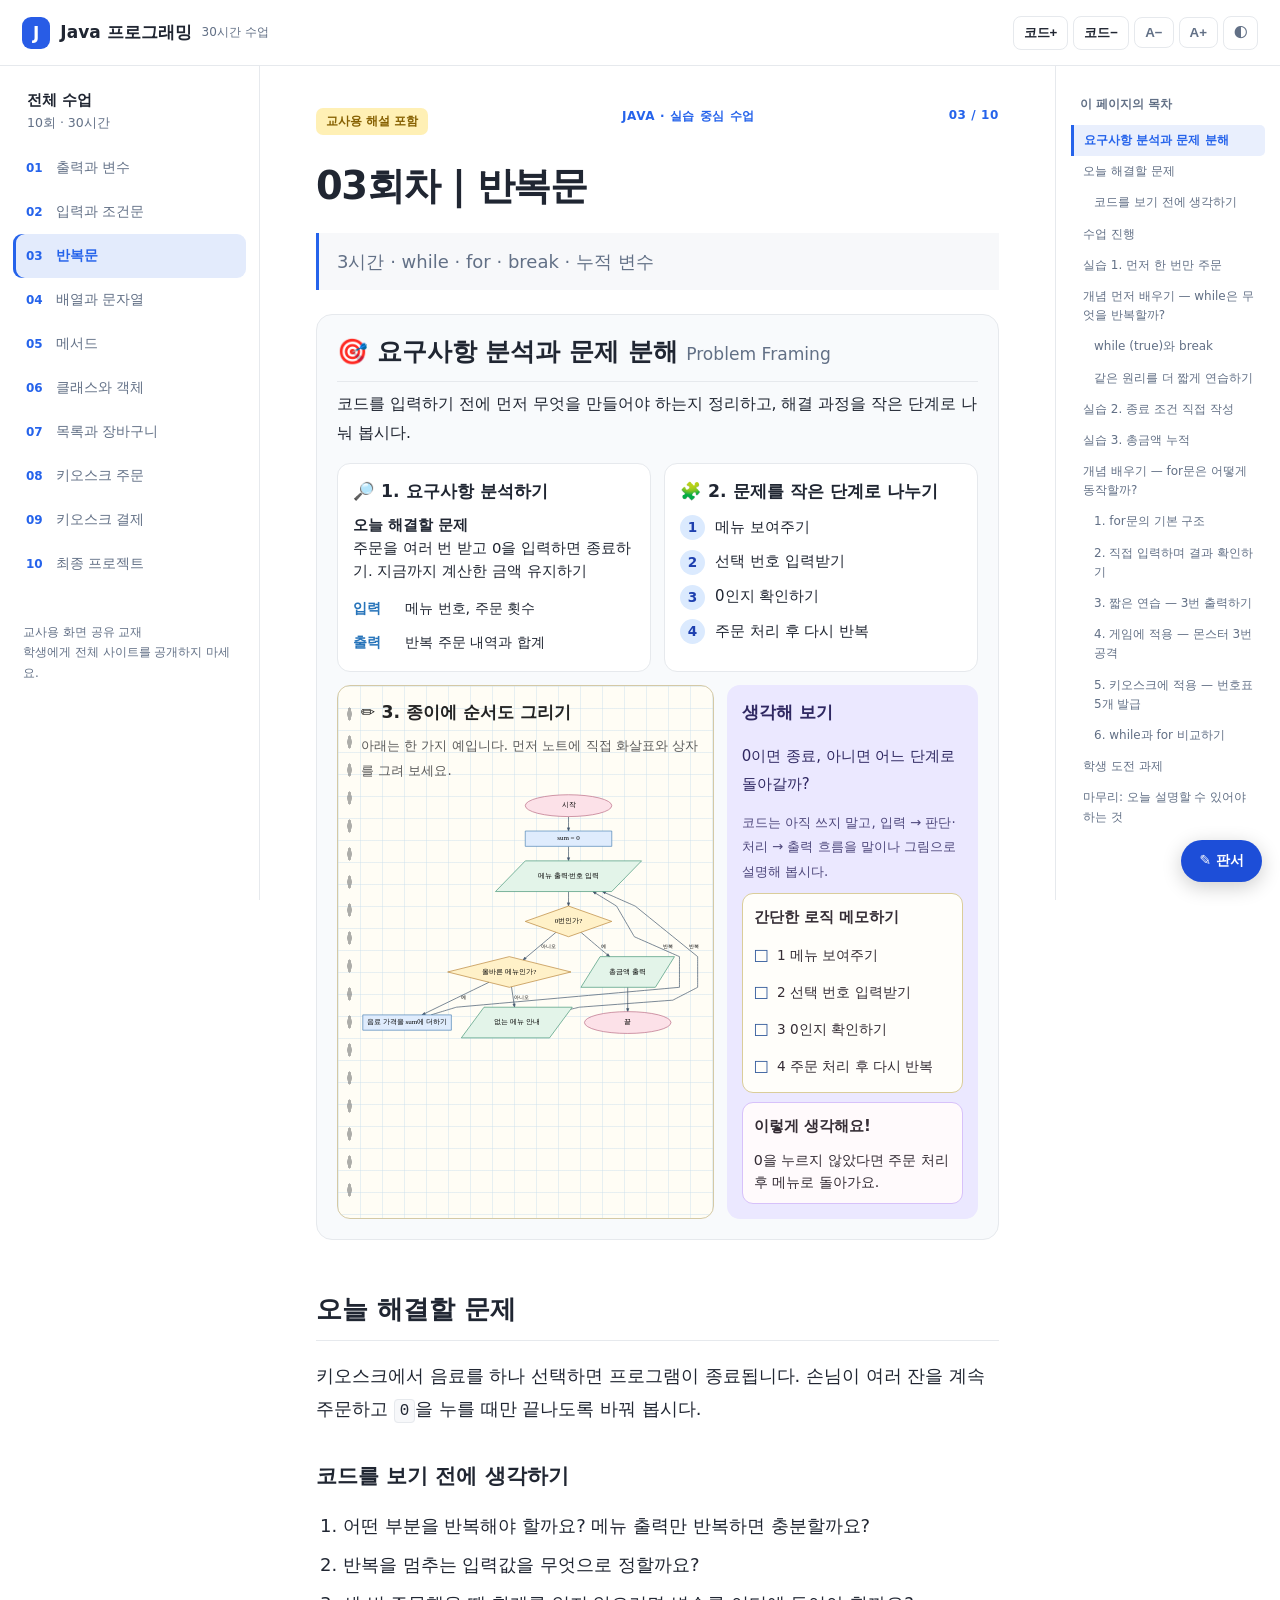
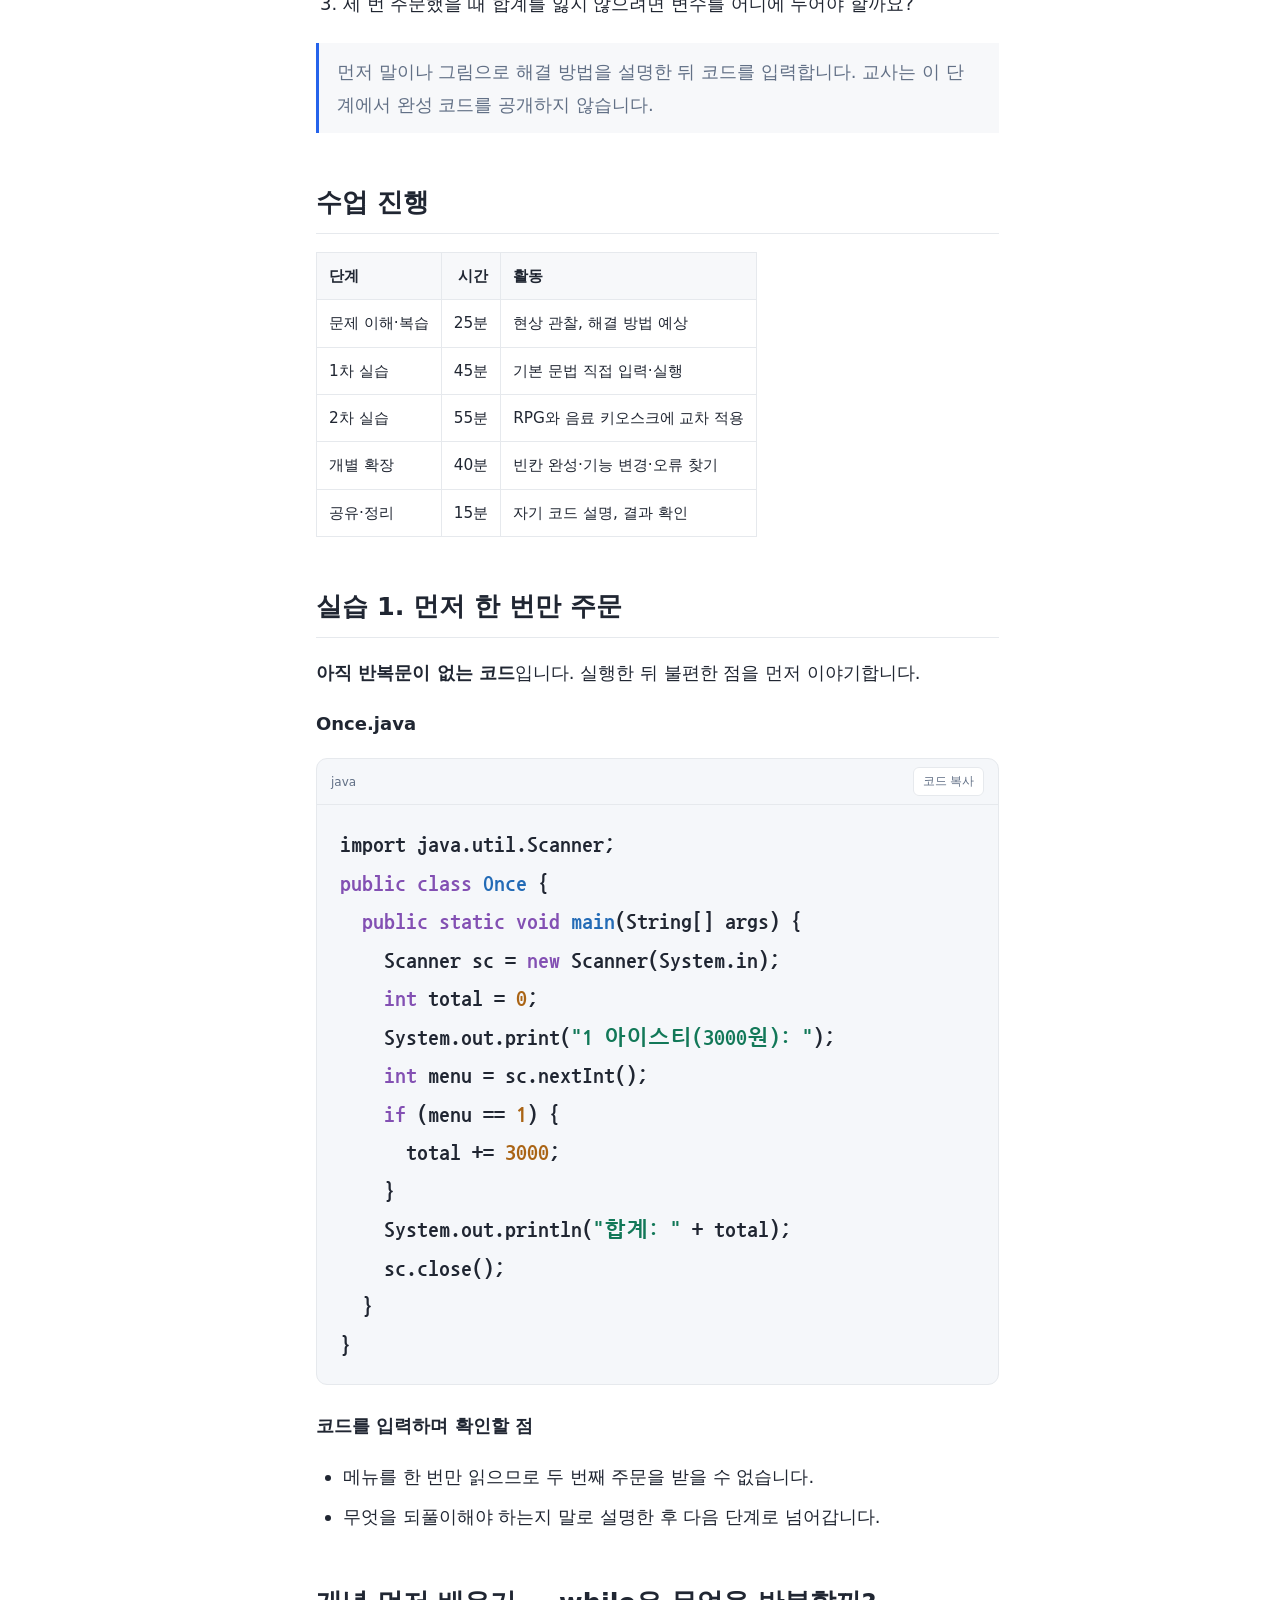
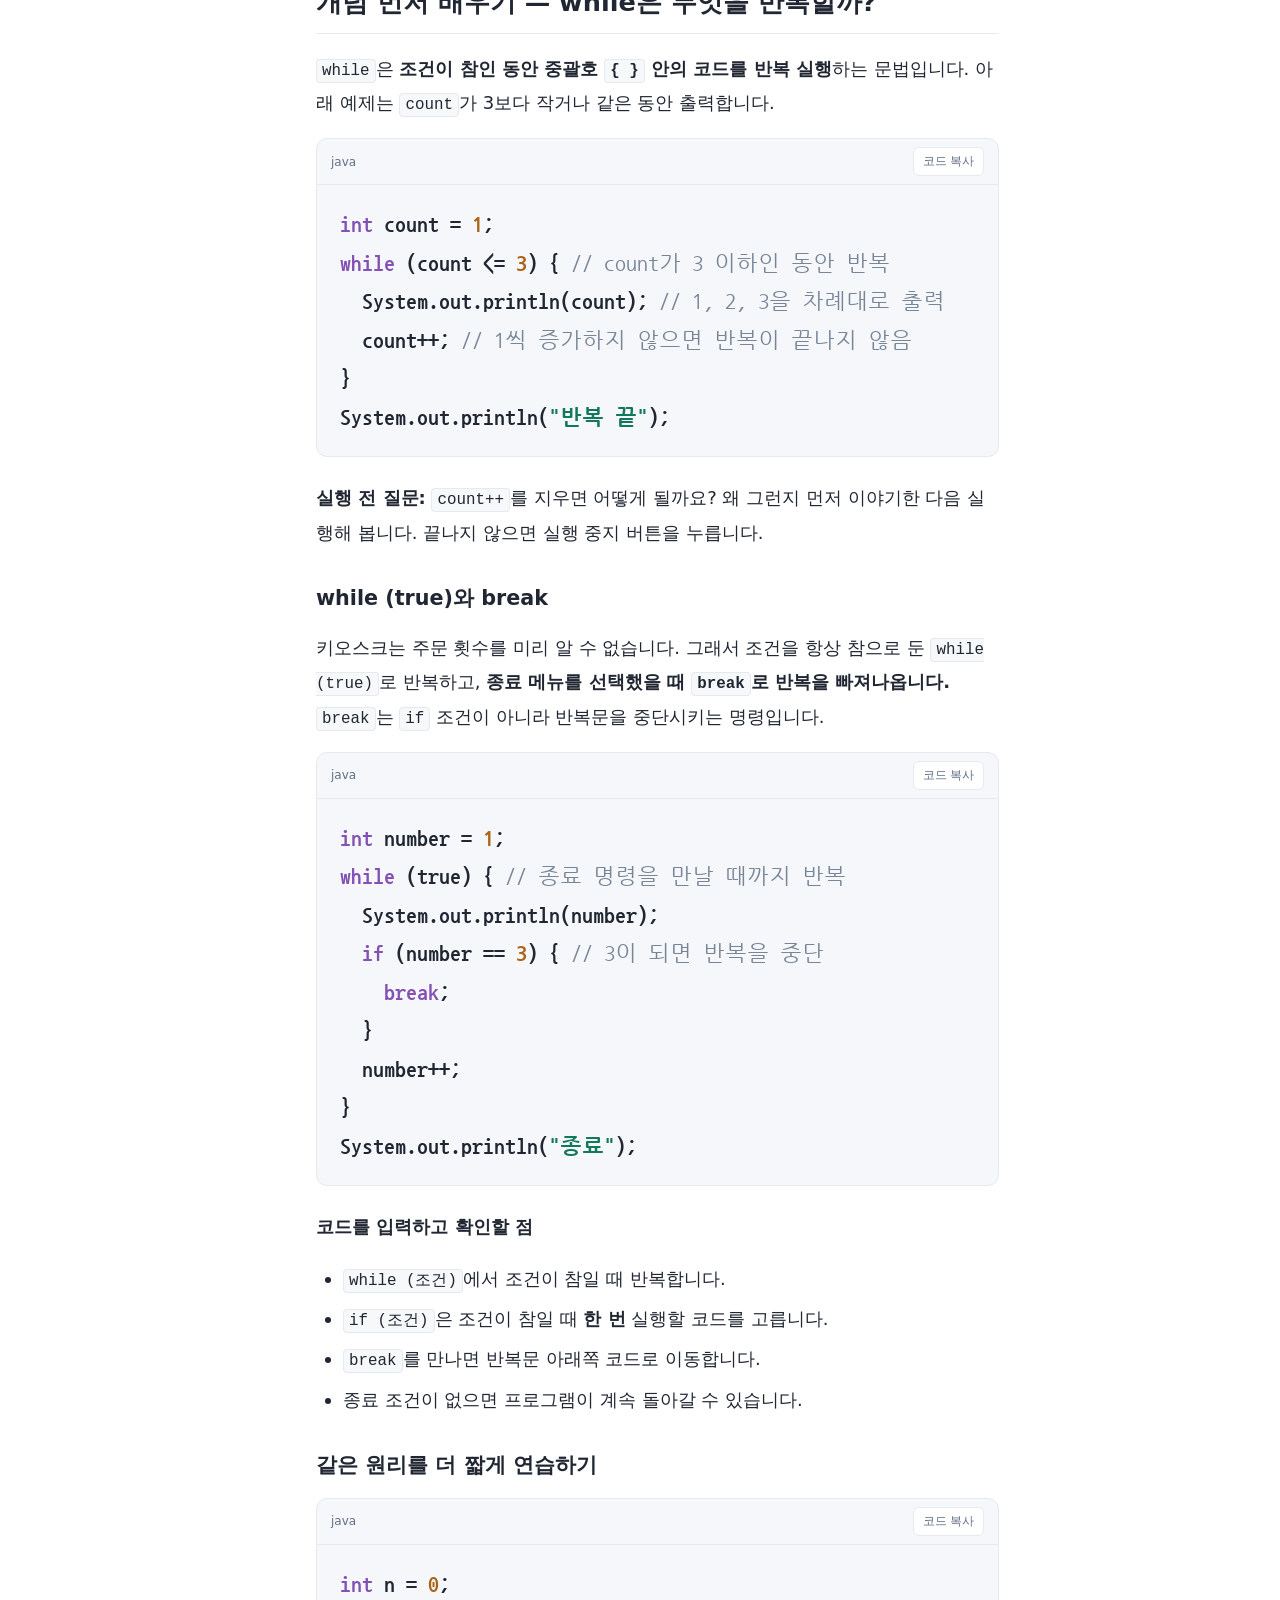
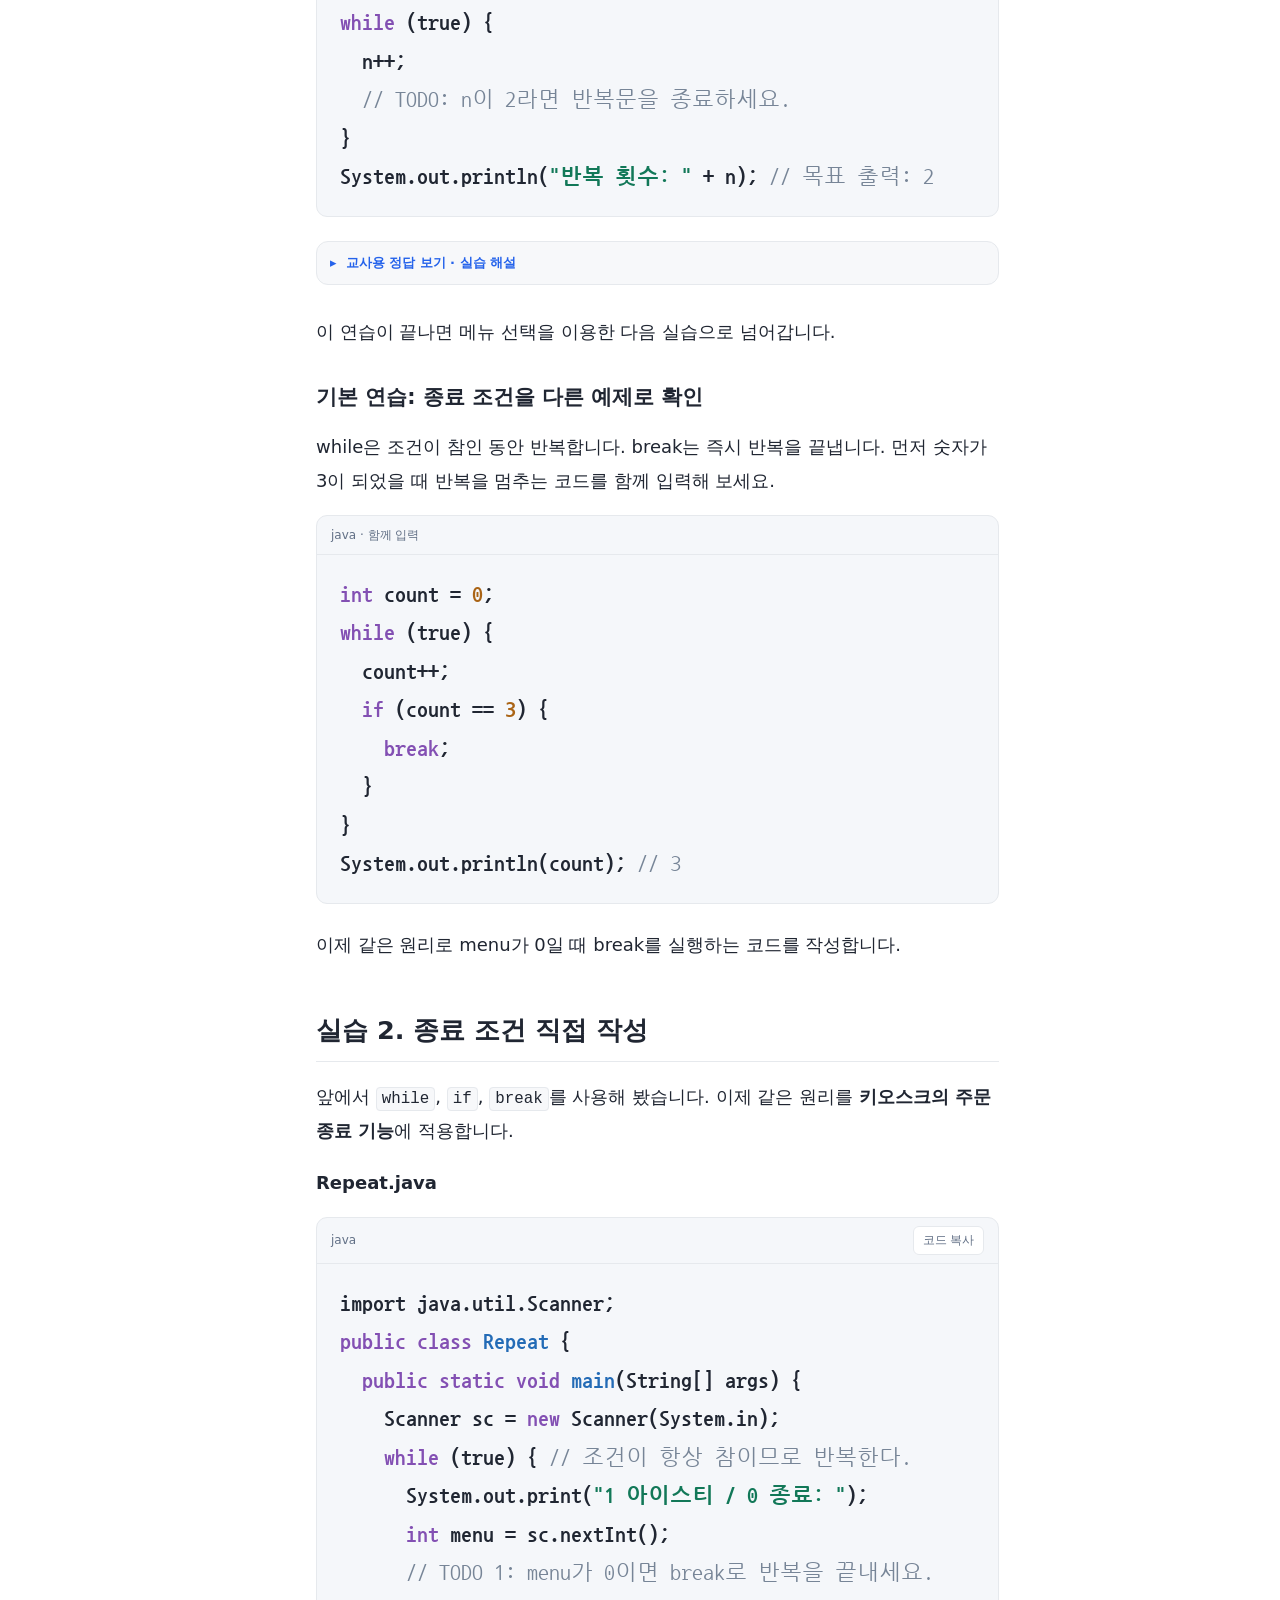
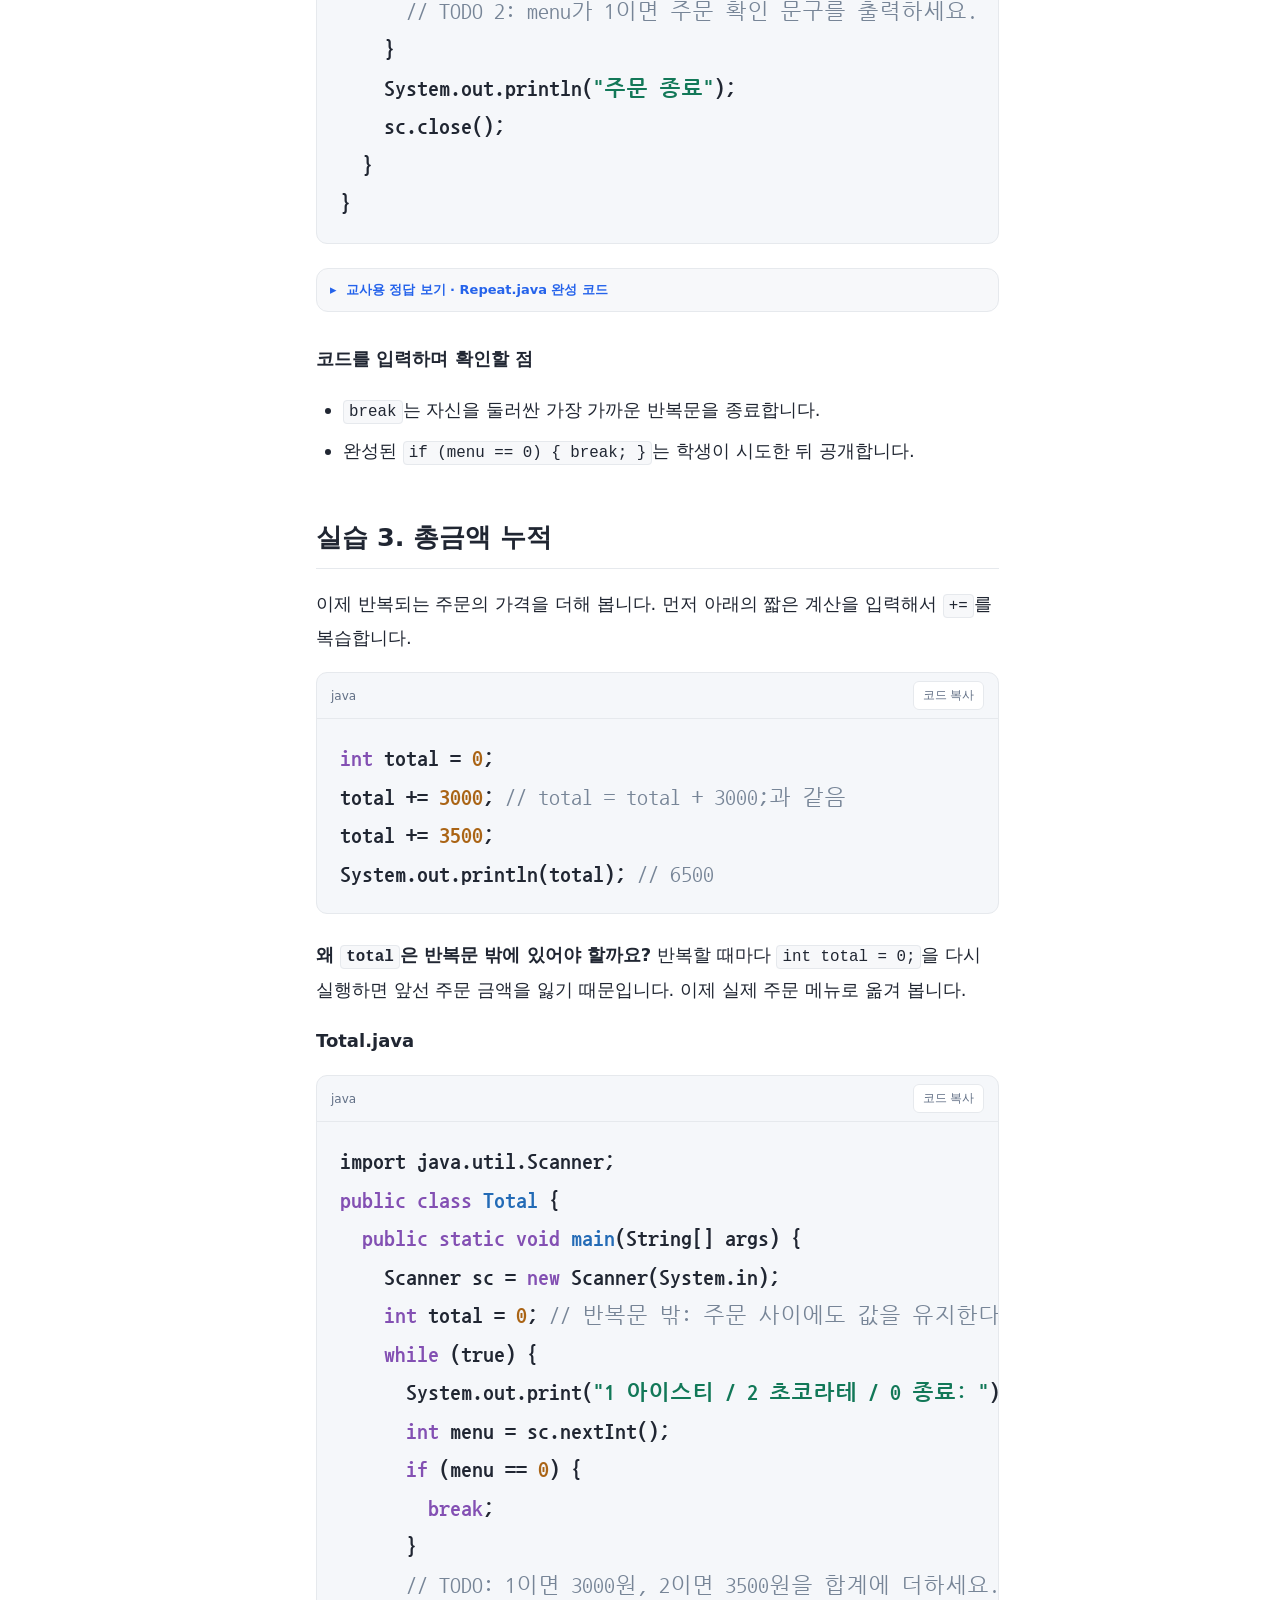
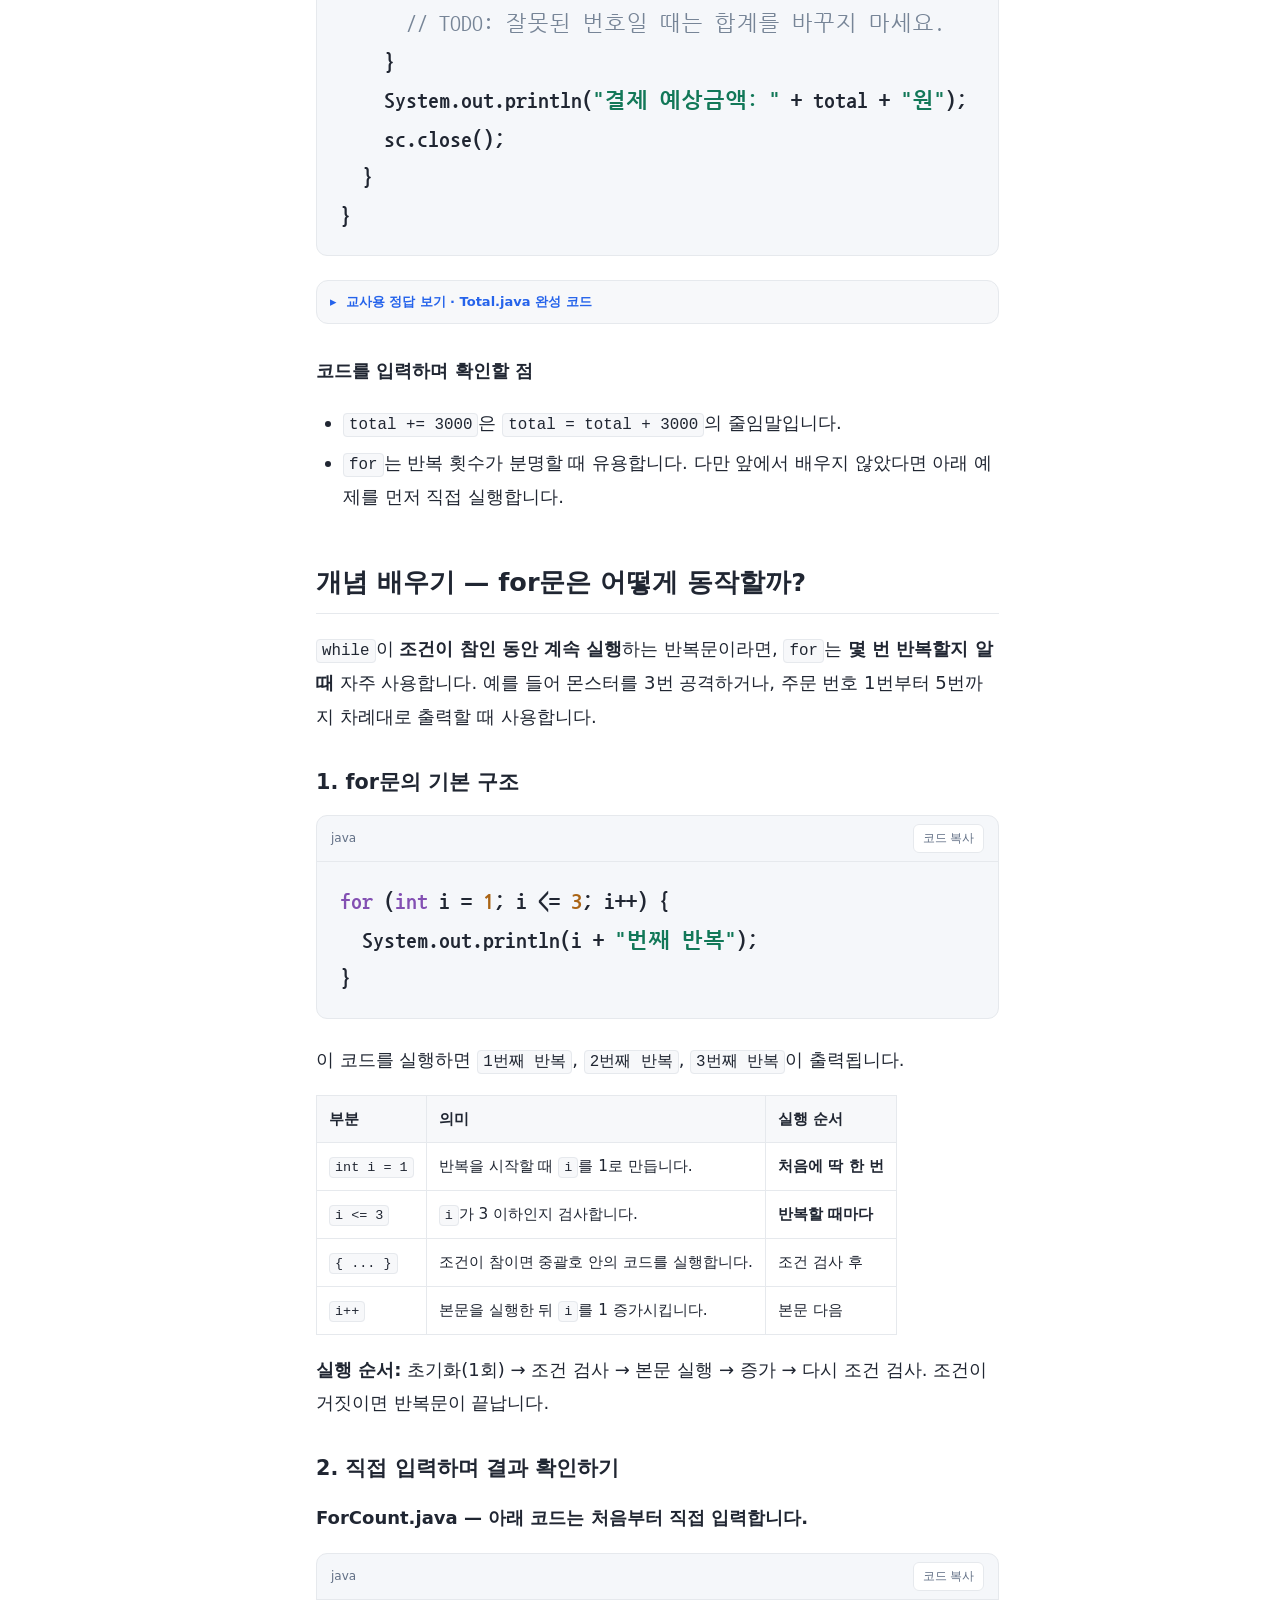
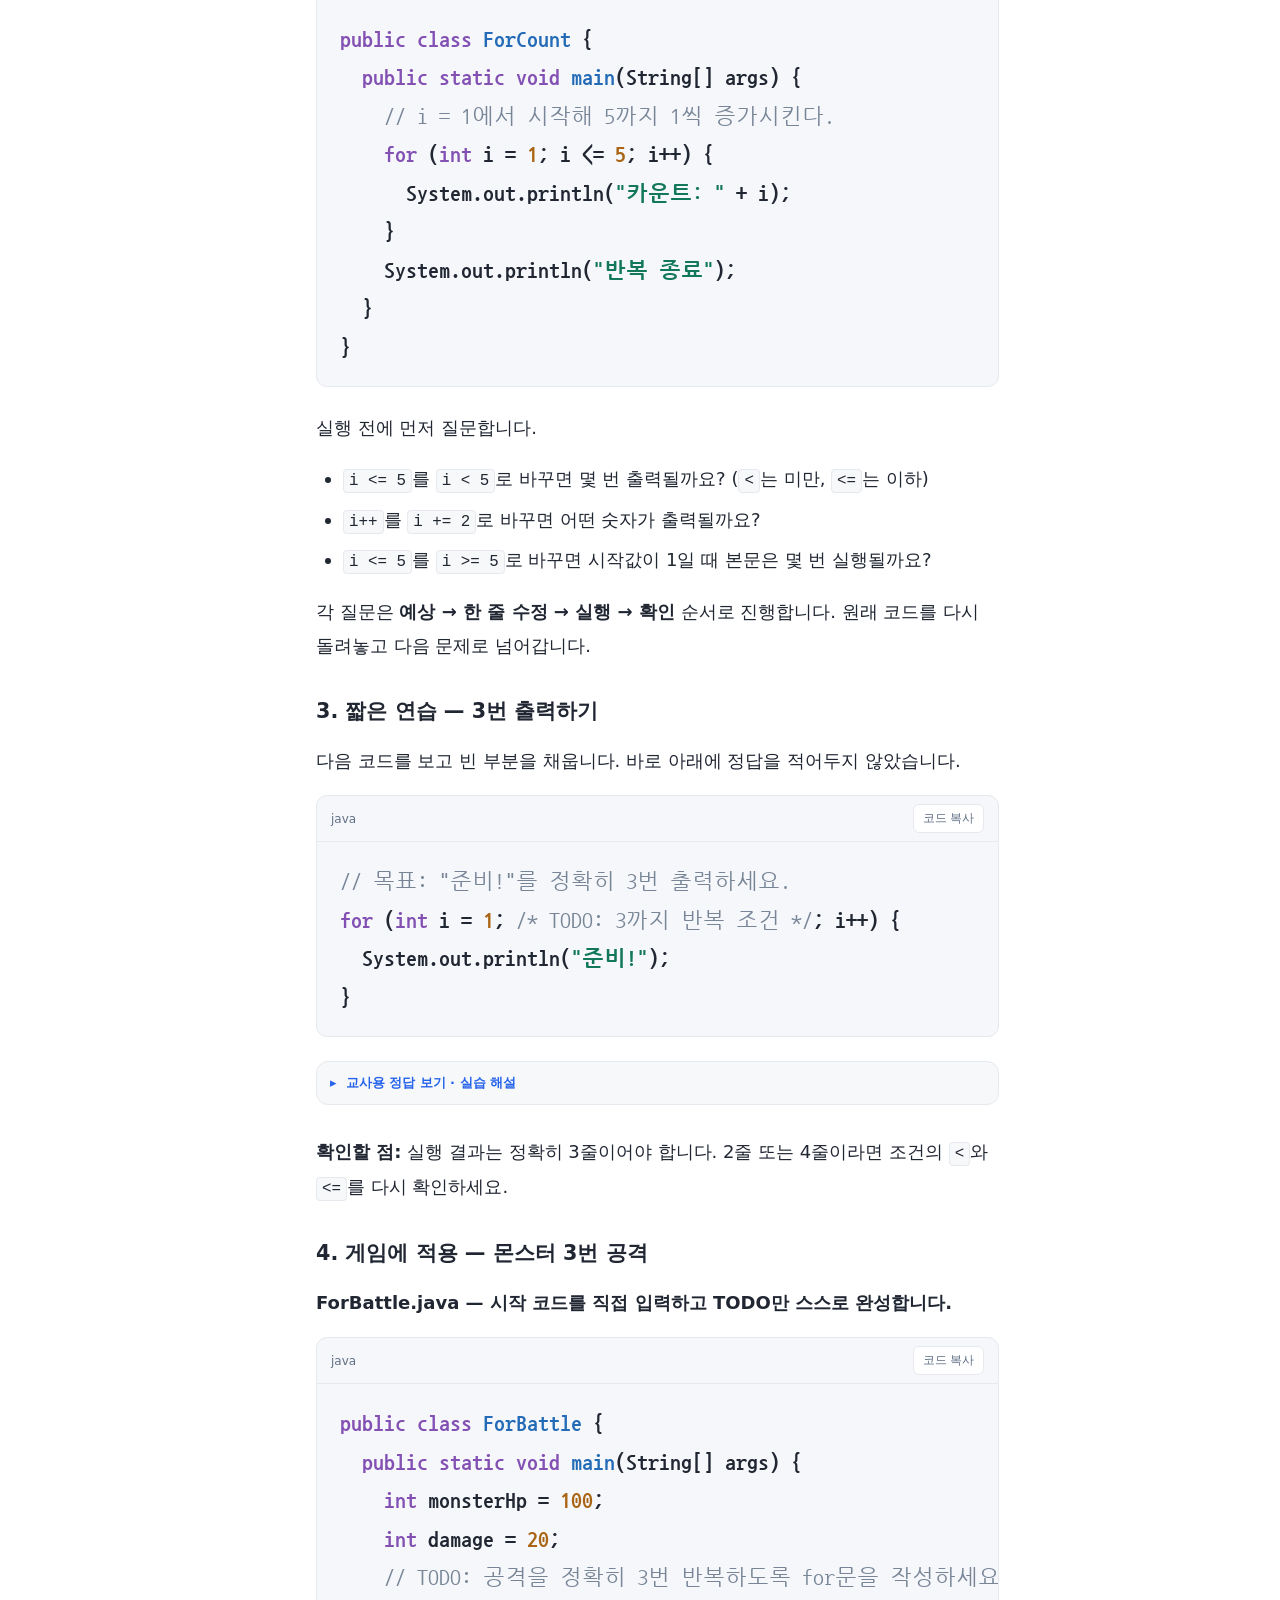
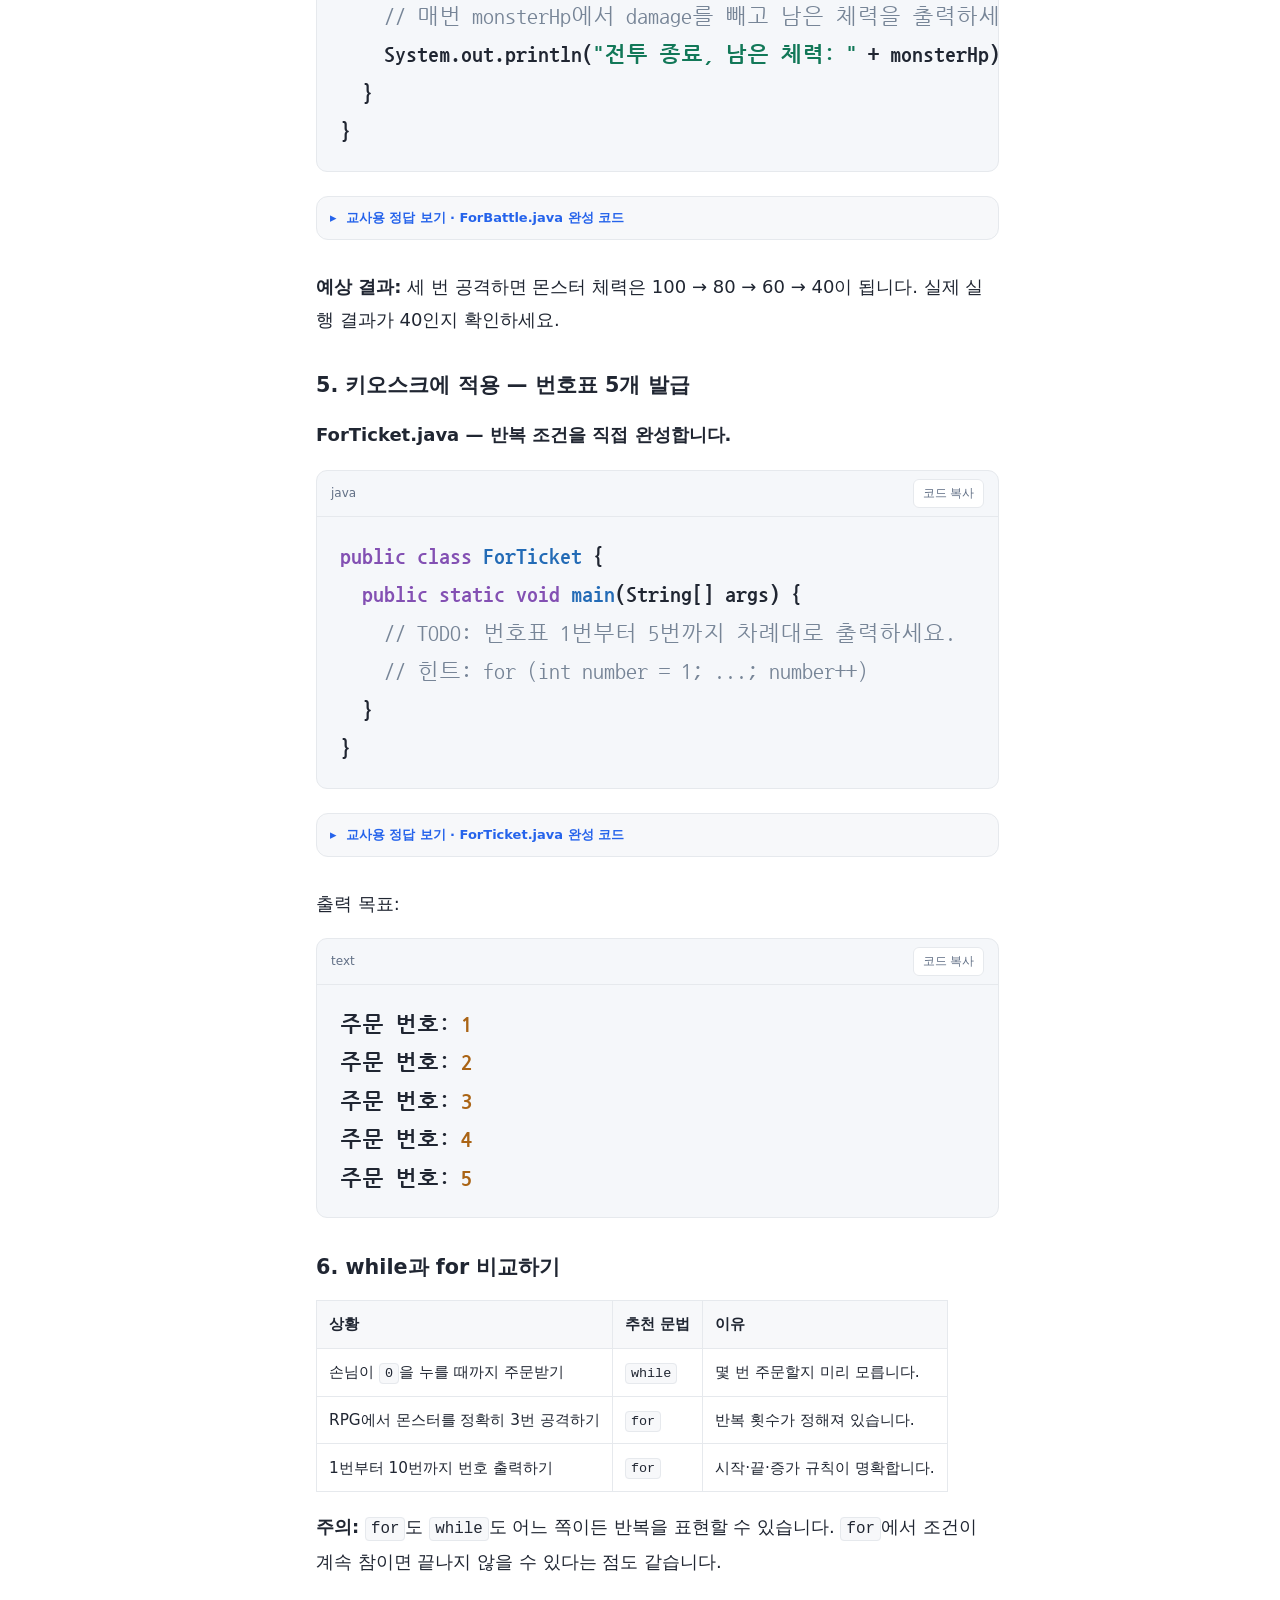
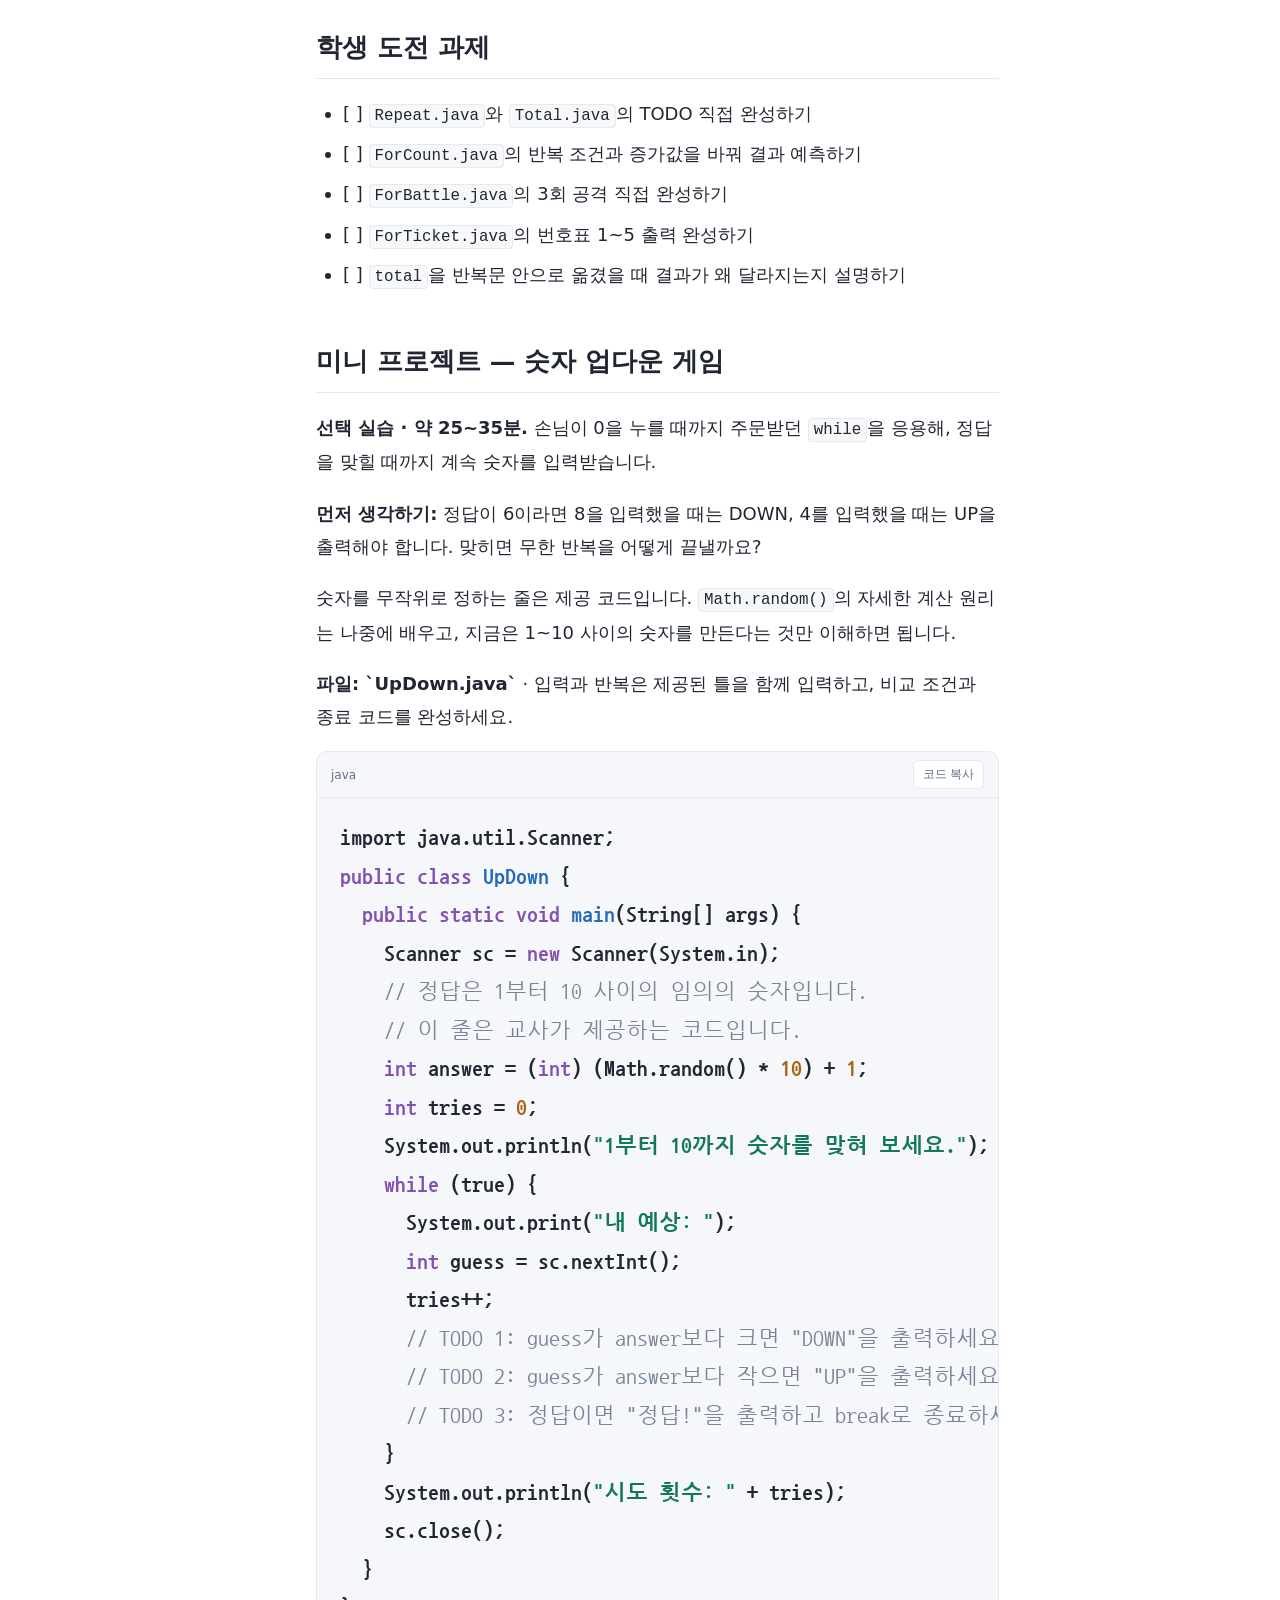
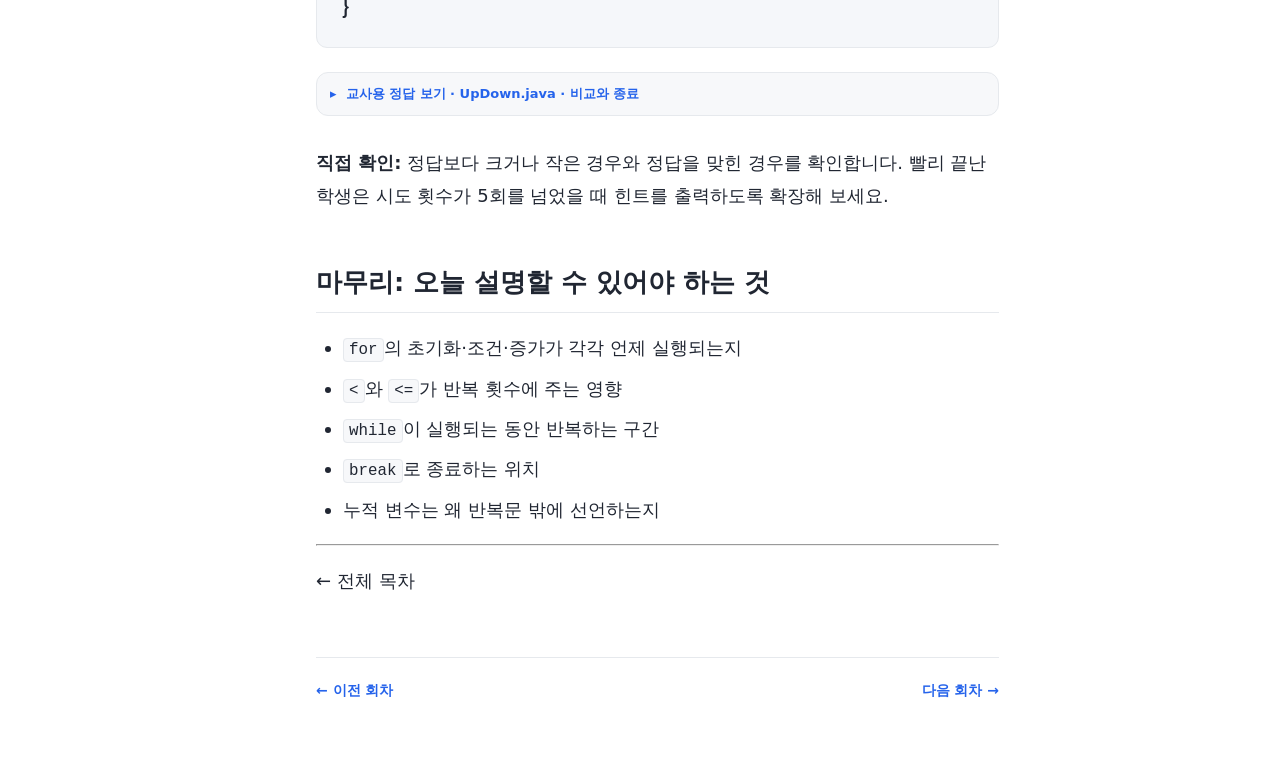
<file: lesson03.html>
<!DOCTYPE html>

<html lang="ko"><head><meta charset="utf-8"/><meta content="width=device-width,initial-scale=1" name="viewport"/><meta content="noindex,nofollow" name="robots"/><title>3회차 · 반복문 | Java 수업</title><link href="assets/style.css" rel="stylesheet"/></head><body>
<header class="topbar"><button aria-label="목차 열기" class="menu-toggle">☰</button><a class="brand" href="index.html"><span class="brand-mark">J</span> Java 프로그래밍 <small>30시간 수업</small></a><div class="top-actions"><button aria-label="글자 축소" id="font-minus">A−</button><button aria-label="글자 확대" id="font-plus">A+</button><button aria-label="다크 모드 전환" id="theme">◐</button></div></header>
<div class="layout"><aside class="sidebar"><div class="sidebar-title">전체 수업 <small>10회 · 30시간</small></div><a class="chapter" href="lesson01.html"><b>01</b><span>출력과 변수</span></a><a class="chapter" href="lesson02.html"><b>02</b><span>입력과 조건문</span></a><a aria-current="page" class="chapter active" href="lesson03.html"><b>03</b><span>반복문</span></a><a class="chapter" href="lesson04.html"><b>04</b><span>배열과 문자열</span></a><a class="chapter" href="lesson05.html"><b>05</b><span>메서드</span></a><a class="chapter" href="lesson06.html"><b>06</b><span>클래스와 객체</span></a><a class="chapter" href="lesson07.html"><b>07</b><span>목록과 장바구니</span></a><a class="chapter" href="lesson08.html"><b>08</b><span>키오스크 주문</span></a><a class="chapter" href="lesson09.html"><b>09</b><span>키오스크 결제</span></a><a class="chapter" href="lesson10.html"><b>10</b><span>최종 프로젝트</span></a><div class="sidebar-foot">교사용 화면 공유 교재<br/>학생에게 전체 사이트를 공개하지 마세요.</div></aside>
<main class="main"><div class="top-meta"><strong class="teacher-mode-badge">교사용 해설 포함</strong>JAVA · 실습 중심 수업 <span>03 / 10</span></div><article class="article gb-body"><h1 id="03회차-반복문">03회차 | 반복문</h1>
<blockquote>
<p>3시간 · while · for · break · 누적 변수</p>
</blockquote><section aria-labelledby="pf-title-3" class="pf-section">
<h2 class="pf-title" id="요구사항-분석과-문제-분해">🎯 요구사항 분석과 문제 분해 <small>Problem Framing</small></h2>
<p class="pf-lead">코드를 입력하기 전에 먼저 무엇을 만들어야 하는지 정리하고, 해결 과정을 작은 단계로 나눠 봅시다.</p>
<div class="pf-cards"><div class="pf-card"><h3>🔎 1. 요구사항 분석하기</h3><p><strong>오늘 해결할 문제</strong><br/>주문을 여러 번 받고 0을 입력하면 종료하기. 지금까지 계산한 금액 유지하기</p><dl><div><dt>입력</dt><dd>메뉴 번호, 주문 횟수</dd></div><div><dt>출력</dt><dd>반복 주문 내역과 합계</dd></div></dl></div>
<div class="pf-card"><h3>🧩 2. 문제를 작은 단계로 나누기</h3><ol class="pf-steps"><li><span class="pf-num">1</span><span>메뉴 보여주기</span></li><li><span class="pf-num">2</span><span>선택 번호 입력받기</span></li><li><span class="pf-num">3</span><span>0인지 확인하기</span></li><li><span class="pf-num">4</span><span>주문 처리 후 다시 반복</span></li></ol></div></div>
<div class="pf-paper-area"><div class="pf-paper"><h3>✏️ 3. 종이에 순서도 그리기</h3><p class="pf-paper-note">아래는 한 가지 예입니다. 먼저 노트에 직접 화살표와 상자를 그려 보세요.</p><div class="pf-flow"><a class="pf-flow-zoom" href="assets/flowchart-03.svg" rel="noopener" target="_blank" title="순서도 크게 보기"><img alt="3회차 문제 해결 순서도" class="pf-flow-illustration" loading="lazy" src="assets/flowchart-03.svg"/></a></div></div>
<div class="pf-think"><h3>생각해 보기</h3><p>0이면 종료, 아니면 어느 단계로 돌아갈까?</p><p class="pf-note">코드는 아직 쓰지 말고, 입력 → 판단·처리 → 출력 흐름을 말이나 그림으로 설명해 봅시다.</p><div class="pf-memo"><h4>간단한 로직 메모하기</h4><ul class="pf-checklist"><li>1 메뉴 보여주기</li><li>2 선택 번호 입력받기</li><li>3 0인지 확인하기</li><li>4 주문 처리 후 다시 반복</li></ul></div><div class="pf-tip"><h4>이렇게 생각해요!</h4><p>0을 누르지 않았다면 주문 처리 후 메뉴로 돌아가요.</p></div></div></div>
</section>
<h2 id="오늘-해결할-문제">오늘 해결할 문제</h2>
<p>키오스크에서 음료를 하나 선택하면 프로그램이 종료됩니다. 손님이 여러 잔을 계속 주문하고 <code>0</code>을 누를 때만 끝나도록 바꿔 봅시다.</p>
<h3 id="코드를-보기-전에-생각하기">코드를 보기 전에 생각하기</h3>
<ol>
<li>어떤 부분을 반복해야 할까요? 메뉴 출력만 반복하면 충분할까요?</li>
<li>반복을 멈추는 입력값을 무엇으로 정할까요?</li>
<li>세 번 주문했을 때 합계를 잃지 않으려면 변수를 어디에 두어야 할까요?</li>
</ol>
<blockquote>
<p>먼저 말이나 그림으로 해결 방법을 설명한 뒤 코드를 입력합니다. 교사는 이 단계에서 완성 코드를 공개하지 않습니다.</p>
</blockquote>
<h2 id="수업-진행">수업 진행</h2>
<table>
<thead>
<tr>
<th>단계</th>
<th style="text-align:right">시간</th>
<th>활동</th>
</tr>
</thead>
<tbody>
<tr>
<td>문제 이해·복습</td>
<td style="text-align:right">25분</td>
<td>현상 관찰, 해결 방법 예상</td>
</tr>
<tr>
<td>1차 실습</td>
<td style="text-align:right">45분</td>
<td>기본 문법 직접 입력·실행</td>
</tr>
<tr>
<td>2차 실습</td>
<td style="text-align:right">55분</td>
<td>RPG와 음료 키오스크에 교차 적용</td>
</tr>
<tr>
<td>개별 확장</td>
<td style="text-align:right">40분</td>
<td>빈칸 완성·기능 변경·오류 찾기</td>
</tr>
<tr>
<td>공유·정리</td>
<td style="text-align:right">15분</td>
<td>자기 코드 설명, 결과 확인</td>
</tr>
</tbody>
</table>
<h2 id="실습-1-먼저-한-번만-주문">실습 1. 먼저 한 번만 주문</h2>
<p><strong>아직 반복문이 없는 코드</strong>입니다. 실행한 뒤 불편한 점을 먼저 이야기합니다.</p>
<p><strong>Once.java</strong></p>
<div class="codebox"><div class="code-head"><span>java</span><button class="copy" type="button">코드 복사</button></div><pre><code class="highlight"><span class="kn">import</span><span class="w"> </span><span class="nn">java.util.Scanner</span><span class="p">;</span>
<span class="kd">public</span><span class="w"> </span><span class="kd">class</span> <span class="nc">Once</span><span class="w"> </span><span class="p">{</span>
<span class="w">  </span><span class="kd">public</span><span class="w"> </span><span class="kd">static</span><span class="w"> </span><span class="kt">void</span><span class="w"> </span><span class="nf">main</span><span class="p">(</span><span class="n">String</span><span class="o">[]</span><span class="w"> </span><span class="n">args</span><span class="p">)</span><span class="w"> </span><span class="p">{</span>
<span class="w">    </span><span class="n">Scanner</span><span class="w"> </span><span class="n">sc</span><span class="w"> </span><span class="o">=</span><span class="w"> </span><span class="k">new</span><span class="w"> </span><span class="n">Scanner</span><span class="p">(</span><span class="n">System</span><span class="p">.</span><span class="na">in</span><span class="p">);</span>
<span class="w">    </span><span class="kt">int</span><span class="w"> </span><span class="n">total</span><span class="w"> </span><span class="o">=</span><span class="w"> </span><span class="mi">0</span><span class="p">;</span>
<span class="w">    </span><span class="n">System</span><span class="p">.</span><span class="na">out</span><span class="p">.</span><span class="na">print</span><span class="p">(</span><span class="s">"1 아이스티(3000원): "</span><span class="p">);</span>
<span class="w">    </span><span class="kt">int</span><span class="w"> </span><span class="n">menu</span><span class="w"> </span><span class="o">=</span><span class="w"> </span><span class="n">sc</span><span class="p">.</span><span class="na">nextInt</span><span class="p">();</span>
<span class="w">    </span><span class="k">if</span><span class="w"> </span><span class="p">(</span><span class="n">menu</span><span class="w"> </span><span class="o">==</span><span class="w"> </span><span class="mi">1</span><span class="p">)</span><span class="w"> </span><span class="p">{</span>
<span class="w">      </span><span class="n">total</span><span class="w"> </span><span class="o">+=</span><span class="w"> </span><span class="mi">3000</span><span class="p">;</span>
<span class="w">    </span><span class="p">}</span>
<span class="w">    </span><span class="n">System</span><span class="p">.</span><span class="na">out</span><span class="p">.</span><span class="na">println</span><span class="p">(</span><span class="s">"합계: "</span><span class="w"> </span><span class="o">+</span><span class="w"> </span><span class="n">total</span><span class="p">);</span>
<span class="w">    </span><span class="n">sc</span><span class="p">.</span><span class="na">close</span><span class="p">();</span>
<span class="w">  </span><span class="p">}</span>
<span class="p">}</span></code></pre></div><p><strong>코드를 입력하며 확인할 점</strong></p>
<ul>
<li>메뉴를 한 번만 읽으므로 두 번째 주문을 받을 수 없습니다.</li>
<li>무엇을 되풀이해야 하는지 말로 설명한 후 다음 단계로 넘어갑니다.</li>
</ul>
<h2 id="개념-먼저-배우기-while은-무엇을-반복할까">개념 먼저 배우기 — while은 무엇을 반복할까?</h2>
<p><code>while</code>은 <strong>조건이 참인 동안 중괄호 <code>{ }</code> 안의 코드를 반복 실행</strong>하는 문법입니다. 아래 예제는 <code>count</code>가 3보다 작거나 같은 동안 출력합니다.</p>
<div class="codebox"><div class="code-head"><span>java</span><button class="copy" type="button">코드 복사</button></div><pre><code class="highlight"><span class="kt">int</span><span class="w"> </span><span class="n">count</span><span class="w"> </span><span class="o">=</span><span class="w"> </span><span class="mi">1</span><span class="p">;</span>
<span class="k">while</span><span class="w"> </span><span class="p">(</span><span class="n">count</span><span class="w"> </span><span class="o">&lt;=</span><span class="w"> </span><span class="mi">3</span><span class="p">)</span><span class="w"> </span><span class="p">{</span><span class="w"> </span><span class="c1">// count가 3 이하인 동안 반복</span>
<span class="w">  </span><span class="n">System</span><span class="p">.</span><span class="na">out</span><span class="p">.</span><span class="na">println</span><span class="p">(</span><span class="n">count</span><span class="p">);</span><span class="w"> </span><span class="c1">// 1, 2, 3을 차례대로 출력</span>
<span class="w">  </span><span class="n">count</span><span class="o">++</span><span class="p">;</span><span class="w"> </span><span class="c1">// 1씩 증가하지 않으면 반복이 끝나지 않음</span>
<span class="p">}</span>
<span class="n">System</span><span class="p">.</span><span class="na">out</span><span class="p">.</span><span class="na">println</span><span class="p">(</span><span class="s">"반복 끝"</span><span class="p">);</span></code></pre></div><p><strong>실행 전 질문:</strong> <code>count++</code>를 지우면 어떻게 될까요? 왜 그런지 먼저 이야기한 다음 실행해 봅니다. 끝나지 않으면 실행 중지 버튼을 누릅니다.</p>
<h3 id="while-true와-break">while (true)와 break</h3>
<p>키오스크는 주문 횟수를 미리 알 수 없습니다. 그래서 조건을 항상 참으로 둔 <code>while (true)</code>로 반복하고, <strong>종료 메뉴를 선택했을 때 <code>break</code>로 반복을 빠져나옵니다.</strong> <code>break</code>는 <code>if</code> 조건이 아니라 반복문을 중단시키는 명령입니다.</p>
<div class="codebox"><div class="code-head"><span>java</span><button class="copy" type="button">코드 복사</button></div><pre><code class="highlight"><span class="kt">int</span><span class="w"> </span><span class="n">number</span><span class="w"> </span><span class="o">=</span><span class="w"> </span><span class="mi">1</span><span class="p">;</span>
<span class="k">while</span><span class="w"> </span><span class="p">(</span><span class="kc">true</span><span class="p">)</span><span class="w"> </span><span class="p">{</span><span class="w"> </span><span class="c1">// 종료 명령을 만날 때까지 반복</span>
<span class="w">  </span><span class="n">System</span><span class="p">.</span><span class="na">out</span><span class="p">.</span><span class="na">println</span><span class="p">(</span><span class="n">number</span><span class="p">);</span>
<span class="w">  </span><span class="k">if</span><span class="w"> </span><span class="p">(</span><span class="n">number</span><span class="w"> </span><span class="o">==</span><span class="w"> </span><span class="mi">3</span><span class="p">)</span><span class="w"> </span><span class="p">{</span><span class="w"> </span><span class="c1">// 3이 되면 반복을 중단</span>
<span class="w">    </span><span class="k">break</span><span class="p">;</span>
<span class="w">  </span><span class="p">}</span>
<span class="w">  </span><span class="n">number</span><span class="o">++</span><span class="p">;</span>
<span class="p">}</span>
<span class="n">System</span><span class="p">.</span><span class="na">out</span><span class="p">.</span><span class="na">println</span><span class="p">(</span><span class="s">"종료"</span><span class="p">);</span></code></pre></div><p><strong>코드를 입력하고 확인할 점</strong></p>
<ul>
<li><code>while (조건)</code>에서 조건이 참일 때 반복합니다.</li>
<li><code>if (조건)</code>은 조건이 참일 때 <strong>한 번</strong> 실행할 코드를 고릅니다.</li>
<li><code>break</code>를 만나면 반복문 아래쪽 코드로 이동합니다.</li>
<li>종료 조건이 없으면 프로그램이 계속 돌아갈 수 있습니다.</li>
</ul>
<h3 id="같은-원리를-더-짧게-연습하기">같은 원리를 더 짧게 연습하기</h3>
<div class="codebox"><div class="code-head"><span>java</span><button class="copy" type="button">코드 복사</button></div><pre><code class="highlight"><span class="kt">int</span><span class="w"> </span><span class="n">n</span><span class="w"> </span><span class="o">=</span><span class="w"> </span><span class="mi">0</span><span class="p">;</span>
<span class="k">while</span><span class="w"> </span><span class="p">(</span><span class="kc">true</span><span class="p">)</span><span class="w"> </span><span class="p">{</span>
<span class="w">  </span><span class="n">n</span><span class="o">++</span><span class="p">;</span>
<span class="w">  </span><span class="c1">// TODO: n이 2라면 반복문을 종료하세요.</span>
<span class="p">}</span>
<span class="n">System</span><span class="p">.</span><span class="na">out</span><span class="p">.</span><span class="na">println</span><span class="p">(</span><span class="s">"반복 횟수: "</span><span class="w"> </span><span class="o">+</span><span class="w"> </span><span class="n">n</span><span class="p">);</span><span class="w"> </span><span class="c1">// 목표 출력: 2</span></code></pre></div><details class="teacher-answer" data-answer-only="true" data-teacher-answer=""><summary>교사용 정답 보기 · 실습 해설</summary><div class="teacher-answer-body"><div class="codebox"><div class="code-head"><span>정답</span><button class="copy" type="button">코드 복사</button></div><pre><code class="highlight"><span class="k">if</span><span class="w"> </span><span class="p">(</span><span class="n">n</span><span class="w"> </span><span class="o">==</span><span class="w"> </span><span class="mi">2</span><span class="p">)</span><span class="w"> </span><span class="p">{</span>
<span class="w">  </span><span class="k">break</span><span class="p">;</span>
<span class="p">}</span></code></pre></div></div></details><p>이 연습이 끝나면 메뉴 선택을 이용한 다음 실습으로 넘어갑니다.</p>
<h3>기본 연습: 종료 조건을 다른 예제로 확인</h3><p>while은 조건이 참인 동안 반복합니다. break는 즉시 반복을 끝냅니다. 먼저 숫자가 3이 되었을 때 반복을 멈추는 코드를 함께 입력해 보세요.</p><div class="codebox"><div class="code-head"><span>java · 함께 입력</span></div><pre><code class="highlight"><span class="kt">int</span><span class="w"> </span><span class="n">count</span><span class="w"> </span><span class="o">=</span><span class="w"> </span><span class="mi">0</span><span class="p">;</span>
<span class="k">while</span><span class="w"> </span><span class="p">(</span><span class="kc">true</span><span class="p">)</span><span class="w"> </span><span class="p">{</span>
<span class="w">  </span><span class="n">count</span><span class="o">++</span><span class="p">;</span>
<span class="w">  </span><span class="k">if</span><span class="w"> </span><span class="p">(</span><span class="n">count</span><span class="w"> </span><span class="o">==</span><span class="w"> </span><span class="mi">3</span><span class="p">)</span><span class="w"> </span><span class="p">{</span>
<span class="w">    </span><span class="k">break</span><span class="p">;</span>
<span class="w">  </span><span class="p">}</span>
<span class="p">}</span>
<span class="n">System</span><span class="p">.</span><span class="na">out</span><span class="p">.</span><span class="na">println</span><span class="p">(</span><span class="n">count</span><span class="p">);</span><span class="w"> </span><span class="c1">// 3</span></code></pre></div><p>이제 같은 원리로 menu가 0일 때 break를 실행하는 코드를 작성합니다.</p><h2 id="실습-2-종료-조건-직접-작성">실습 2. 종료 조건 직접 작성</h2>
<p>앞에서 <code>while</code>, <code>if</code>, <code>break</code>를 사용해 봤습니다. 이제 같은 원리를 <strong>키오스크의 주문 종료 기능</strong>에 적용합니다.</p>
<p><strong>Repeat.java</strong></p>
<div class="codebox"><div class="code-head"><span>java</span><button class="copy" type="button">코드 복사</button></div><pre><code class="highlight"><span class="kn">import</span><span class="w"> </span><span class="nn">java.util.Scanner</span><span class="p">;</span>
<span class="kd">public</span><span class="w"> </span><span class="kd">class</span> <span class="nc">Repeat</span><span class="w"> </span><span class="p">{</span>
<span class="w">  </span><span class="kd">public</span><span class="w"> </span><span class="kd">static</span><span class="w"> </span><span class="kt">void</span><span class="w"> </span><span class="nf">main</span><span class="p">(</span><span class="n">String</span><span class="o">[]</span><span class="w"> </span><span class="n">args</span><span class="p">)</span><span class="w"> </span><span class="p">{</span>
<span class="w">    </span><span class="n">Scanner</span><span class="w"> </span><span class="n">sc</span><span class="w"> </span><span class="o">=</span><span class="w"> </span><span class="k">new</span><span class="w"> </span><span class="n">Scanner</span><span class="p">(</span><span class="n">System</span><span class="p">.</span><span class="na">in</span><span class="p">);</span>
<span class="w">    </span><span class="k">while</span><span class="w"> </span><span class="p">(</span><span class="kc">true</span><span class="p">)</span><span class="w"> </span><span class="p">{</span><span class="w"> </span><span class="c1">// 조건이 항상 참이므로 반복한다.</span>
<span class="w">      </span><span class="n">System</span><span class="p">.</span><span class="na">out</span><span class="p">.</span><span class="na">print</span><span class="p">(</span><span class="s">"1 아이스티 / 0 종료: "</span><span class="p">);</span>
<span class="w">      </span><span class="kt">int</span><span class="w"> </span><span class="n">menu</span><span class="w"> </span><span class="o">=</span><span class="w"> </span><span class="n">sc</span><span class="p">.</span><span class="na">nextInt</span><span class="p">();</span>
<span class="w">      </span><span class="c1">// TODO 1: menu가 0이면 break로 반복을 끝내세요.</span>
<span class="w">      </span><span class="c1">// TODO 2: menu가 1이면 주문 확인 문구를 출력하세요.</span>
<span class="w">    </span><span class="p">}</span>
<span class="w">    </span><span class="n">System</span><span class="p">.</span><span class="na">out</span><span class="p">.</span><span class="na">println</span><span class="p">(</span><span class="s">"주문 종료"</span><span class="p">);</span>
<span class="w">    </span><span class="n">sc</span><span class="p">.</span><span class="na">close</span><span class="p">();</span>
<span class="w">  </span><span class="p">}</span>
<span class="p">}</span></code></pre></div><details class="teacher-answer" data-answer-only="true" data-teacher-answer=""><summary>교사용 정답 보기 · Repeat.java 완성 코드</summary><div class="teacher-answer-body"><div class="codebox"><div class="code-head"><span>Repeat.java</span><button class="copy" type="button">코드 복사</button></div><pre><code class="highlight"><span class="k">if</span><span class="w"> </span><span class="p">(</span><span class="n">menu</span><span class="w"> </span><span class="o">==</span><span class="w"> </span><span class="mi">0</span><span class="p">)</span><span class="w"> </span><span class="p">{</span>
<span class="w">  </span><span class="k">break</span><span class="p">;</span>
<span class="p">}</span>
<span class="k">if</span><span class="w"> </span><span class="p">(</span><span class="n">menu</span><span class="w"> </span><span class="o">==</span><span class="w"> </span><span class="mi">1</span><span class="p">)</span><span class="w"> </span><span class="p">{</span>
<span class="w">  </span><span class="n">System</span><span class="p">.</span><span class="na">out</span><span class="p">.</span><span class="na">println</span><span class="p">(</span><span class="s">"아이스티 주문"</span><span class="p">);</span>
<span class="p">}</span></code></pre></div></div></details><p><strong>코드를 입력하며 확인할 점</strong></p>
<ul>
<li><code>break</code>는 자신을 둘러싼 가장 가까운 반복문을 종료합니다.</li>
<li>완성된 <code>if (menu == 0) { break; }</code>는 학생이 시도한 뒤 공개합니다.</li>
</ul>
<h2 id="실습-3-총금액-누적">실습 3. 총금액 누적</h2>
<p>이제 반복되는 주문의 가격을 더해 봅니다. 먼저 아래의 짧은 계산을 입력해서 <code>+=</code>를 복습합니다.</p>
<div class="codebox"><div class="code-head"><span>java</span><button class="copy" type="button">코드 복사</button></div><pre><code class="highlight"><span class="kt">int</span><span class="w"> </span><span class="n">total</span><span class="w"> </span><span class="o">=</span><span class="w"> </span><span class="mi">0</span><span class="p">;</span>
<span class="n">total</span><span class="w"> </span><span class="o">+=</span><span class="w"> </span><span class="mi">3000</span><span class="p">;</span><span class="w"> </span><span class="c1">// total = total + 3000;과 같음</span>
<span class="n">total</span><span class="w"> </span><span class="o">+=</span><span class="w"> </span><span class="mi">3500</span><span class="p">;</span>
<span class="n">System</span><span class="p">.</span><span class="na">out</span><span class="p">.</span><span class="na">println</span><span class="p">(</span><span class="n">total</span><span class="p">);</span><span class="w"> </span><span class="c1">// 6500</span></code></pre></div><p><strong>왜 <code>total</code>은 반복문 밖에 있어야 할까요?</strong> 반복할 때마다 <code>int total = 0;</code>을 다시 실행하면 앞선 주문 금액을 잃기 때문입니다. 이제 실제 주문 메뉴로 옮겨 봅니다.</p>
<p><strong>Total.java</strong></p>
<div class="codebox"><div class="code-head"><span>java</span><button class="copy" type="button">코드 복사</button></div><pre><code class="highlight"><span class="kn">import</span><span class="w"> </span><span class="nn">java.util.Scanner</span><span class="p">;</span>
<span class="kd">public</span><span class="w"> </span><span class="kd">class</span> <span class="nc">Total</span><span class="w"> </span><span class="p">{</span>
<span class="w">  </span><span class="kd">public</span><span class="w"> </span><span class="kd">static</span><span class="w"> </span><span class="kt">void</span><span class="w"> </span><span class="nf">main</span><span class="p">(</span><span class="n">String</span><span class="o">[]</span><span class="w"> </span><span class="n">args</span><span class="p">)</span><span class="w"> </span><span class="p">{</span>
<span class="w">    </span><span class="n">Scanner</span><span class="w"> </span><span class="n">sc</span><span class="w"> </span><span class="o">=</span><span class="w"> </span><span class="k">new</span><span class="w"> </span><span class="n">Scanner</span><span class="p">(</span><span class="n">System</span><span class="p">.</span><span class="na">in</span><span class="p">);</span>
<span class="w">    </span><span class="kt">int</span><span class="w"> </span><span class="n">total</span><span class="w"> </span><span class="o">=</span><span class="w"> </span><span class="mi">0</span><span class="p">;</span><span class="w"> </span><span class="c1">// 반복문 밖: 주문 사이에도 값을 유지한다.</span>
<span class="w">    </span><span class="k">while</span><span class="w"> </span><span class="p">(</span><span class="kc">true</span><span class="p">)</span><span class="w"> </span><span class="p">{</span>
<span class="w">      </span><span class="n">System</span><span class="p">.</span><span class="na">out</span><span class="p">.</span><span class="na">print</span><span class="p">(</span><span class="s">"1 아이스티 / 2 초코라테 / 0 종료: "</span><span class="p">);</span>
<span class="w">      </span><span class="kt">int</span><span class="w"> </span><span class="n">menu</span><span class="w"> </span><span class="o">=</span><span class="w"> </span><span class="n">sc</span><span class="p">.</span><span class="na">nextInt</span><span class="p">();</span>
<span class="w">      </span><span class="k">if</span><span class="w"> </span><span class="p">(</span><span class="n">menu</span><span class="w"> </span><span class="o">==</span><span class="w"> </span><span class="mi">0</span><span class="p">)</span><span class="w"> </span><span class="p">{</span>
<span class="w">        </span><span class="k">break</span><span class="p">;</span>
<span class="w">      </span><span class="p">}</span>
<span class="w">      </span><span class="c1">// TODO: 1이면 3000원, 2이면 3500원을 합계에 더하세요.</span>
<span class="w">      </span><span class="c1">// TODO: 잘못된 번호일 때는 합계를 바꾸지 마세요.</span>
<span class="w">    </span><span class="p">}</span>
<span class="w">    </span><span class="n">System</span><span class="p">.</span><span class="na">out</span><span class="p">.</span><span class="na">println</span><span class="p">(</span><span class="s">"결제 예상금액: "</span><span class="w"> </span><span class="o">+</span><span class="w"> </span><span class="n">total</span><span class="w"> </span><span class="o">+</span><span class="w"> </span><span class="s">"원"</span><span class="p">);</span>
<span class="w">    </span><span class="n">sc</span><span class="p">.</span><span class="na">close</span><span class="p">();</span>
<span class="w">  </span><span class="p">}</span>
<span class="p">}</span></code></pre></div><details class="teacher-answer" data-answer-only="true" data-teacher-answer=""><summary>교사용 정답 보기 · Total.java 완성 코드</summary><div class="teacher-answer-body"><div class="codebox"><div class="code-head"><span>Total.java</span><button class="copy" type="button">코드 복사</button></div><pre><code class="highlight"><span class="k">if</span><span class="w"> </span><span class="p">(</span><span class="n">menu</span><span class="w"> </span><span class="o">==</span><span class="w"> </span><span class="mi">1</span><span class="p">)</span><span class="w"> </span><span class="p">{</span>
<span class="w">  </span><span class="n">total</span><span class="w"> </span><span class="o">+=</span><span class="w"> </span><span class="mi">3000</span><span class="p">;</span>
<span class="p">}</span>
<span class="k">else</span><span class="w"> </span><span class="k">if</span><span class="w"> </span><span class="p">(</span><span class="n">menu</span><span class="w"> </span><span class="o">==</span><span class="w"> </span><span class="mi">2</span><span class="p">)</span><span class="w"> </span><span class="p">{</span>
<span class="w">  </span><span class="n">total</span><span class="w"> </span><span class="o">+=</span><span class="w"> </span><span class="mi">3500</span><span class="p">;</span>
<span class="p">}</span>
<span class="k">else</span><span class="w"> </span><span class="p">{</span>
<span class="w">  </span><span class="n">System</span><span class="p">.</span><span class="na">out</span><span class="p">.</span><span class="na">println</span><span class="p">(</span><span class="s">"없는 번호입니다."</span><span class="p">);</span>
<span class="p">}</span></code></pre></div></div></details><p><strong>코드를 입력하며 확인할 점</strong></p>
<ul>
<li><code>total += 3000</code>은 <code>total = total + 3000</code>의 줄임말입니다.</li>
<li><code>for</code>는 반복 횟수가 분명할 때 유용합니다. 다만 앞에서 배우지 않았다면 아래 예제를 먼저 직접 실행합니다.</li>
</ul>
<h2 id="개념-배우기-for문은-어떻게-동작할까">개념 배우기 — for문은 어떻게 동작할까?</h2>
<p><code>while</code>이 <strong>조건이 참인 동안 계속 실행</strong>하는 반복문이라면, <code>for</code>는 <strong>몇 번 반복할지 알 때</strong> 자주 사용합니다. 예를 들어 몬스터를 3번 공격하거나, 주문 번호 1번부터 5번까지 차례대로 출력할 때 사용합니다.</p>
<h3 id="1-for문의-기본-구조">1. for문의 기본 구조</h3>
<div class="codebox"><div class="code-head"><span>java</span><button class="copy" type="button">코드 복사</button></div><pre><code class="highlight"><span class="k">for</span><span class="w"> </span><span class="p">(</span><span class="kt">int</span><span class="w"> </span><span class="n">i</span><span class="w"> </span><span class="o">=</span><span class="w"> </span><span class="mi">1</span><span class="p">;</span><span class="w"> </span><span class="n">i</span><span class="w"> </span><span class="o">&lt;=</span><span class="w"> </span><span class="mi">3</span><span class="p">;</span><span class="w"> </span><span class="n">i</span><span class="o">++</span><span class="p">)</span><span class="w"> </span><span class="p">{</span>
<span class="w">  </span><span class="n">System</span><span class="p">.</span><span class="na">out</span><span class="p">.</span><span class="na">println</span><span class="p">(</span><span class="n">i</span><span class="w"> </span><span class="o">+</span><span class="w"> </span><span class="s">"번째 반복"</span><span class="p">);</span>
<span class="p">}</span></code></pre></div><p>이 코드를 실행하면 <code>1번째 반복</code>, <code>2번째 반복</code>, <code>3번째 반복</code>이 출력됩니다.</p>
<table>
<thead>
<tr>
<th>부분</th>
<th>의미</th>
<th>실행 순서</th>
</tr>
</thead>
<tbody>
<tr>
<td><code>int i = 1</code></td>
<td>반복을 시작할 때 <code>i</code>를 1로 만듭니다.</td>
<td><strong>처음에 딱 한 번</strong></td>
</tr>
<tr>
<td><code>i &lt;= 3</code></td>
<td><code>i</code>가 3 이하인지 검사합니다.</td>
<td><strong>반복할 때마다</strong></td>
</tr>
<tr>
<td><code>{ ... }</code></td>
<td>조건이 참이면 중괄호 안의 코드를 실행합니다.</td>
<td>조건 검사 후</td>
</tr>
<tr>
<td><code>i++</code></td>
<td>본문을 실행한 뒤 <code>i</code>를 1 증가시킵니다.</td>
<td>본문 다음</td>
</tr>
</tbody>
</table>
<p><strong>실행 순서:</strong> 초기화(1회) → 조건 검사 → 본문 실행 → 증가 → 다시 조건 검사. 조건이 거짓이면 반복문이 끝납니다.</p>
<h3 id="2-직접-입력하며-결과-확인하기">2. 직접 입력하며 결과 확인하기</h3>
<p><strong>ForCount.java — 아래 코드는 처음부터 직접 입력합니다.</strong></p>
<div class="codebox"><div class="code-head"><span>java</span><button class="copy" type="button">코드 복사</button></div><pre><code class="highlight"><span class="kd">public</span><span class="w"> </span><span class="kd">class</span> <span class="nc">ForCount</span><span class="w"> </span><span class="p">{</span>
<span class="w">  </span><span class="kd">public</span><span class="w"> </span><span class="kd">static</span><span class="w"> </span><span class="kt">void</span><span class="w"> </span><span class="nf">main</span><span class="p">(</span><span class="n">String</span><span class="o">[]</span><span class="w"> </span><span class="n">args</span><span class="p">)</span><span class="w"> </span><span class="p">{</span>
<span class="w">    </span><span class="c1">// i = 1에서 시작해 5까지 1씩 증가시킨다.</span>
<span class="w">    </span><span class="k">for</span><span class="w"> </span><span class="p">(</span><span class="kt">int</span><span class="w"> </span><span class="n">i</span><span class="w"> </span><span class="o">=</span><span class="w"> </span><span class="mi">1</span><span class="p">;</span><span class="w"> </span><span class="n">i</span><span class="w"> </span><span class="o">&lt;=</span><span class="w"> </span><span class="mi">5</span><span class="p">;</span><span class="w"> </span><span class="n">i</span><span class="o">++</span><span class="p">)</span><span class="w"> </span><span class="p">{</span>
<span class="w">      </span><span class="n">System</span><span class="p">.</span><span class="na">out</span><span class="p">.</span><span class="na">println</span><span class="p">(</span><span class="s">"카운트: "</span><span class="w"> </span><span class="o">+</span><span class="w"> </span><span class="n">i</span><span class="p">);</span>
<span class="w">    </span><span class="p">}</span>
<span class="w">    </span><span class="n">System</span><span class="p">.</span><span class="na">out</span><span class="p">.</span><span class="na">println</span><span class="p">(</span><span class="s">"반복 종료"</span><span class="p">);</span>
<span class="w">  </span><span class="p">}</span>
<span class="p">}</span></code></pre></div><p>실행 전에 먼저 질문합니다.</p>
<ul>
<li><code>i &lt;= 5</code>를 <code>i &lt; 5</code>로 바꾸면 몇 번 출력될까요? (<code>&lt;</code>는 미만, <code>&lt;=</code>는 이하)</li>
<li><code>i++</code>를 <code>i += 2</code>로 바꾸면 어떤 숫자가 출력될까요?</li>
<li><code>i &lt;= 5</code>를 <code>i &gt;= 5</code>로 바꾸면 시작값이 1일 때 본문은 몇 번 실행될까요?</li>
</ul>
<p>각 질문은 <strong>예상 → 한 줄 수정 → 실행 → 확인</strong> 순서로 진행합니다. 원래 코드를 다시 돌려놓고 다음 문제로 넘어갑니다.</p>
<h3 id="3-짧은-연습-3번-출력하기">3. 짧은 연습 — 3번 출력하기</h3>
<p>다음 코드를 보고 빈 부분을 채웁니다. 바로 아래에 정답을 적어두지 않았습니다.</p>
<div class="codebox"><div class="code-head"><span>java</span><button class="copy" type="button">코드 복사</button></div><pre><code class="highlight"><span class="c1">// 목표: "준비!"를 정확히 3번 출력하세요.</span>
<span class="k">for</span><span class="w"> </span><span class="p">(</span><span class="kt">int</span><span class="w"> </span><span class="n">i</span><span class="w"> </span><span class="o">=</span><span class="w"> </span><span class="mi">1</span><span class="p">;</span><span class="w"> </span><span class="cm">/* TODO: 3까지 반복 조건 */</span><span class="p">;</span><span class="w"> </span><span class="n">i</span><span class="o">++</span><span class="p">)</span><span class="w"> </span><span class="p">{</span>
<span class="w">  </span><span class="n">System</span><span class="p">.</span><span class="na">out</span><span class="p">.</span><span class="na">println</span><span class="p">(</span><span class="s">"준비!"</span><span class="p">);</span>
<span class="p">}</span></code></pre></div><details class="teacher-answer" data-answer-only="true" data-teacher-answer=""><summary>교사용 정답 보기 · 실습 해설</summary><div class="teacher-answer-body"><div class="codebox"><div class="code-head"><span>정답</span><button class="copy" type="button">코드 복사</button></div><pre><code class="highlight"><span class="n">i</span><span class="w"> </span><span class="o">&lt;=</span><span class="w"> </span><span class="mi">3</span></code></pre></div></div></details><p><strong>확인할 점:</strong> 실행 결과는 정확히 3줄이어야 합니다. 2줄 또는 4줄이라면 조건의 <code>&lt;</code>와 <code>&lt;=</code>를 다시 확인하세요.</p>
<h3 id="4-게임에-적용-몬스터-3번-공격">4. 게임에 적용 — 몬스터 3번 공격</h3>
<p><strong>ForBattle.java — 시작 코드를 직접 입력하고 TODO만 스스로 완성합니다.</strong></p>
<div class="codebox"><div class="code-head"><span>java</span><button class="copy" type="button">코드 복사</button></div><pre><code class="highlight"><span class="kd">public</span><span class="w"> </span><span class="kd">class</span> <span class="nc">ForBattle</span><span class="w"> </span><span class="p">{</span>
<span class="w">  </span><span class="kd">public</span><span class="w"> </span><span class="kd">static</span><span class="w"> </span><span class="kt">void</span><span class="w"> </span><span class="nf">main</span><span class="p">(</span><span class="n">String</span><span class="o">[]</span><span class="w"> </span><span class="n">args</span><span class="p">)</span><span class="w"> </span><span class="p">{</span>
<span class="w">    </span><span class="kt">int</span><span class="w"> </span><span class="n">monsterHp</span><span class="w"> </span><span class="o">=</span><span class="w"> </span><span class="mi">100</span><span class="p">;</span>
<span class="w">    </span><span class="kt">int</span><span class="w"> </span><span class="n">damage</span><span class="w"> </span><span class="o">=</span><span class="w"> </span><span class="mi">20</span><span class="p">;</span>
<span class="w">    </span><span class="c1">// TODO: 공격을 정확히 3번 반복하도록 for문을 작성하세요.</span>
<span class="w">    </span><span class="c1">// 매번 monsterHp에서 damage를 빼고 남은 체력을 출력하세요.</span>
<span class="w">    </span><span class="n">System</span><span class="p">.</span><span class="na">out</span><span class="p">.</span><span class="na">println</span><span class="p">(</span><span class="s">"전투 종료, 남은 체력: "</span><span class="w"> </span><span class="o">+</span><span class="w"> </span><span class="n">monsterHp</span><span class="p">);</span>
<span class="w">  </span><span class="p">}</span>
<span class="p">}</span></code></pre></div><details class="teacher-answer" data-answer-only="true" data-teacher-answer=""><summary>교사용 정답 보기 · ForBattle.java 완성 코드</summary><div class="teacher-answer-body"><div class="codebox"><div class="code-head"><span>정답</span><button class="copy" type="button">코드 복사</button></div><pre><code class="highlight"><span class="k">for</span><span class="w"> </span><span class="p">(</span><span class="kt">int</span><span class="w"> </span><span class="n">i</span><span class="w"> </span><span class="o">=</span><span class="w"> </span><span class="mi">1</span><span class="p">;</span><span class="w"> </span><span class="n">i</span><span class="w"> </span><span class="o">&lt;=</span><span class="w"> </span><span class="mi">3</span><span class="p">;</span><span class="w"> </span><span class="n">i</span><span class="o">++</span><span class="p">)</span><span class="w"> </span><span class="p">{</span>
<span class="w">  </span><span class="n">monsterHp</span><span class="w"> </span><span class="o">-=</span><span class="w"> </span><span class="n">damage</span><span class="p">;</span>
<span class="w">  </span><span class="n">System</span><span class="p">.</span><span class="na">out</span><span class="p">.</span><span class="na">println</span><span class="p">(</span><span class="n">i</span><span class="w"> </span><span class="o">+</span><span class="w"> </span><span class="s">"번째 공격 후 HP: "</span><span class="w"> </span><span class="o">+</span><span class="w"> </span><span class="n">monsterHp</span><span class="p">);</span>
<span class="p">}</span></code></pre></div></div></details><p><strong>예상 결과:</strong> 세 번 공격하면 몬스터 체력은 100 → 80 → 60 → 40이 됩니다. 실제 실행 결과가 40인지 확인하세요.</p>
<h3 id="5-키오스크에-적용-번호표-5개-발급">5. 키오스크에 적용 — 번호표 5개 발급</h3>
<p><strong>ForTicket.java — 반복 조건을 직접 완성합니다.</strong></p>
<div class="codebox"><div class="code-head"><span>java</span><button class="copy" type="button">코드 복사</button></div><pre><code class="highlight"><span class="kd">public</span><span class="w"> </span><span class="kd">class</span> <span class="nc">ForTicket</span><span class="w"> </span><span class="p">{</span>
<span class="w">  </span><span class="kd">public</span><span class="w"> </span><span class="kd">static</span><span class="w"> </span><span class="kt">void</span><span class="w"> </span><span class="nf">main</span><span class="p">(</span><span class="n">String</span><span class="o">[]</span><span class="w"> </span><span class="n">args</span><span class="p">)</span><span class="w"> </span><span class="p">{</span>
<span class="w">    </span><span class="c1">// TODO: 번호표 1번부터 5번까지 차례대로 출력하세요.</span>
<span class="w">    </span><span class="c1">// 힌트: for (int number = 1; ...; number++)</span>
<span class="w">  </span><span class="p">}</span>
<span class="p">}</span></code></pre></div><details class="teacher-answer" data-answer-only="true" data-teacher-answer=""><summary>교사용 정답 보기 · ForTicket.java 완성 코드</summary><div class="teacher-answer-body"><div class="codebox"><div class="code-head"><span>정답</span><button class="copy" type="button">코드 복사</button></div><pre><code class="highlight"><span class="k">for</span><span class="w"> </span><span class="p">(</span><span class="kt">int</span><span class="w"> </span><span class="n">number</span><span class="w"> </span><span class="o">=</span><span class="w"> </span><span class="mi">1</span><span class="p">;</span><span class="w"> </span><span class="n">number</span><span class="w"> </span><span class="o">&lt;=</span><span class="w"> </span><span class="mi">5</span><span class="p">;</span><span class="w"> </span><span class="n">number</span><span class="o">++</span><span class="p">)</span><span class="w"> </span><span class="p">{</span>
<span class="w">  </span><span class="n">System</span><span class="p">.</span><span class="na">out</span><span class="p">.</span><span class="na">println</span><span class="p">(</span><span class="s">"주문 번호: "</span><span class="w"> </span><span class="o">+</span><span class="w"> </span><span class="n">number</span><span class="p">);</span>
<span class="p">}</span></code></pre></div></div></details><p>출력 목표:</p>
<div class="codebox"><div class="code-head"><span>text</span><button class="copy" type="button">코드 복사</button></div><pre><code class="highlight"><span class="n">주문</span><span class="w"> </span><span class="n">번호</span><span class="p">:</span><span class="w"> </span><span class="mi">1</span>
<span class="n">주문</span><span class="w"> </span><span class="n">번호</span><span class="p">:</span><span class="w"> </span><span class="mi">2</span>
<span class="n">주문</span><span class="w"> </span><span class="n">번호</span><span class="p">:</span><span class="w"> </span><span class="mi">3</span>
<span class="n">주문</span><span class="w"> </span><span class="n">번호</span><span class="p">:</span><span class="w"> </span><span class="mi">4</span>
<span class="n">주문</span><span class="w"> </span><span class="n">번호</span><span class="p">:</span><span class="w"> </span><span class="mi">5</span></code></pre></div><h3 id="6-while과-for-비교하기">6. while과 for 비교하기</h3>
<table>
<thead>
<tr>
<th>상황</th>
<th>추천 문법</th>
<th>이유</th>
</tr>
</thead>
<tbody>
<tr>
<td>손님이 <code>0</code>을 누를 때까지 주문받기</td>
<td><code>while</code></td>
<td>몇 번 주문할지 미리 모릅니다.</td>
</tr>
<tr>
<td>RPG에서 몬스터를 정확히 3번 공격하기</td>
<td><code>for</code></td>
<td>반복 횟수가 정해져 있습니다.</td>
</tr>
<tr>
<td>1번부터 10번까지 번호 출력하기</td>
<td><code>for</code></td>
<td>시작·끝·증가 규칙이 명확합니다.</td>
</tr>
</tbody>
</table>
<p><strong>주의:</strong> <code>for</code>도 <code>while</code>도 어느 쪽이든 반복을 표현할 수 있습니다. <code>for</code>에서 조건이 계속 참이면 끝나지 않을 수 있다는 점도 같습니다.</p>
<h2 id="학생-도전-과제">학생 도전 과제</h2>
<ul>
<li>[ ] <code>Repeat.java</code>와 <code>Total.java</code>의 TODO 직접 완성하기</li>
<li>[ ] <code>ForCount.java</code>의 반복 조건과 증가값을 바꿔 결과 예측하기</li>
<li>[ ] <code>ForBattle.java</code>의 3회 공격 직접 완성하기</li>
<li>[ ] <code>ForTicket.java</code>의 번호표 1~5 출력 완성하기</li>
<li>[ ] <code>total</code>을 반복문 안으로 옮겼을 때 결과가 왜 달라지는지 설명하기</li>
</ul>
<h2 id="미니-프로젝트-숫자-업다운">미니 프로젝트 — 숫자 업다운 게임</h2><p><strong>선택 실습 · 약 25~35분.</strong> 손님이 0을 누를 때까지 주문받던 <code>while</code>을 응용해, 정답을 맞힐 때까지 계속 숫자를 입력받습니다.</p><p><strong>먼저 생각하기:</strong> 정답이 6이라면 8을 입력했을 때는 DOWN, 4를 입력했을 때는 UP을 출력해야 합니다. 맞히면 무한 반복을 어떻게 끝낼까요?</p><p>숫자를 무작위로 정하는 줄은 제공 코드입니다. <code>Math.random()</code>의 자세한 계산 원리는 나중에 배우고, 지금은 1~10 사이의 숫자를 만든다는 것만 이해하면 됩니다.</p><p><strong>파일: `UpDown.java`</strong> · 입력과 반복은 제공된 틀을 함께 입력하고, 비교 조건과 종료 코드를 완성하세요.</p><div class="codebox"><div class="code-head"><span>java</span><button class="copy" type="button">코드 복사</button></div><pre><code class="highlight"><span class="kn">import</span><span class="w"> </span><span class="nn">java.util.Scanner</span><span class="p">;</span>
<span class="kd">public</span><span class="w"> </span><span class="kd">class</span> <span class="nc">UpDown</span><span class="w"> </span><span class="p">{</span>
<span class="w">  </span><span class="kd">public</span><span class="w"> </span><span class="kd">static</span><span class="w"> </span><span class="kt">void</span><span class="w"> </span><span class="nf">main</span><span class="p">(</span><span class="n">String</span><span class="o">[]</span><span class="w"> </span><span class="n">args</span><span class="p">)</span><span class="w"> </span><span class="p">{</span>
<span class="w">    </span><span class="n">Scanner</span><span class="w"> </span><span class="n">sc</span><span class="w"> </span><span class="o">=</span><span class="w"> </span><span class="k">new</span><span class="w"> </span><span class="n">Scanner</span><span class="p">(</span><span class="n">System</span><span class="p">.</span><span class="na">in</span><span class="p">);</span>
<span class="w">    </span><span class="c1">// 정답은 1부터 10 사이의 임의의 숫자입니다.</span>
<span class="w">    </span><span class="c1">// 이 줄은 교사가 제공하는 코드입니다.</span>
<span class="w">    </span><span class="kt">int</span><span class="w"> </span><span class="n">answer</span><span class="w"> </span><span class="o">=</span><span class="w"> </span><span class="p">(</span><span class="kt">int</span><span class="p">)</span><span class="w"> </span><span class="p">(</span><span class="n">Math</span><span class="p">.</span><span class="na">random</span><span class="p">()</span><span class="w"> </span><span class="o">*</span><span class="w"> </span><span class="mi">10</span><span class="p">)</span><span class="w"> </span><span class="o">+</span><span class="w"> </span><span class="mi">1</span><span class="p">;</span>
<span class="w">    </span><span class="kt">int</span><span class="w"> </span><span class="n">tries</span><span class="w"> </span><span class="o">=</span><span class="w"> </span><span class="mi">0</span><span class="p">;</span>
<span class="w">    </span><span class="n">System</span><span class="p">.</span><span class="na">out</span><span class="p">.</span><span class="na">println</span><span class="p">(</span><span class="s">"1부터 10까지 숫자를 맞혀 보세요."</span><span class="p">);</span>
<span class="w">    </span><span class="k">while</span><span class="w"> </span><span class="p">(</span><span class="kc">true</span><span class="p">)</span><span class="w"> </span><span class="p">{</span>
<span class="w">      </span><span class="n">System</span><span class="p">.</span><span class="na">out</span><span class="p">.</span><span class="na">print</span><span class="p">(</span><span class="s">"내 예상: "</span><span class="p">);</span>
<span class="w">      </span><span class="kt">int</span><span class="w"> </span><span class="n">guess</span><span class="w"> </span><span class="o">=</span><span class="w"> </span><span class="n">sc</span><span class="p">.</span><span class="na">nextInt</span><span class="p">();</span>
<span class="w">      </span><span class="n">tries</span><span class="o">++</span><span class="p">;</span>
<span class="w">      </span><span class="c1">// TODO 1: guess가 answer보다 크면 "DOWN"을 출력하세요.</span>
<span class="w">      </span><span class="c1">// TODO 2: guess가 answer보다 작으면 "UP"을 출력하세요.</span>
<span class="w">      </span><span class="c1">// TODO 3: 정답이면 "정답!"을 출력하고 break로 종료하세요.</span>
<span class="w">    </span><span class="p">}</span>
<span class="w">    </span><span class="n">System</span><span class="p">.</span><span class="na">out</span><span class="p">.</span><span class="na">println</span><span class="p">(</span><span class="s">"시도 횟수: "</span><span class="w"> </span><span class="o">+</span><span class="w"> </span><span class="n">tries</span><span class="p">);</span>
<span class="w">    </span><span class="n">sc</span><span class="p">.</span><span class="na">close</span><span class="p">();</span>
<span class="w">  </span><span class="p">}</span>
<span class="p">}</span></code></pre></div><details class="teacher-answer" data-answer-only="true" data-teacher-answer=""><summary>교사용 정답 보기 · UpDown.java · 비교와 종료</summary><div class="teacher-answer-body"><div class="codebox"><div class="code-head"><span>java</span><button class="copy" type="button">코드 복사</button></div><pre><code class="highlight"><span class="k">if</span><span class="w"> </span><span class="p">(</span><span class="n">guess</span><span class="w"> </span><span class="o">&gt;</span><span class="w"> </span><span class="n">answer</span><span class="p">)</span><span class="w"> </span><span class="p">{</span>
<span class="w">  </span><span class="n">System</span><span class="p">.</span><span class="na">out</span><span class="p">.</span><span class="na">println</span><span class="p">(</span><span class="s">"DOWN"</span><span class="p">);</span>
<span class="p">}</span><span class="w"> </span><span class="k">else</span><span class="w"> </span><span class="k">if</span><span class="w"> </span><span class="p">(</span><span class="n">guess</span><span class="w"> </span><span class="o">&lt;</span><span class="w"> </span><span class="n">answer</span><span class="p">)</span><span class="w"> </span><span class="p">{</span>
<span class="w">  </span><span class="n">System</span><span class="p">.</span><span class="na">out</span><span class="p">.</span><span class="na">println</span><span class="p">(</span><span class="s">"UP"</span><span class="p">);</span>
<span class="p">}</span><span class="w"> </span><span class="k">else</span><span class="w"> </span><span class="p">{</span>
<span class="w">  </span><span class="n">System</span><span class="p">.</span><span class="na">out</span><span class="p">.</span><span class="na">println</span><span class="p">(</span><span class="s">"정답!"</span><span class="p">);</span>
<span class="w">  </span><span class="k">break</span><span class="p">;</span>
<span class="p">}</span></code></pre></div></div></details><p><strong>직접 확인:</strong> 정답보다 크거나 작은 경우와 정답을 맞힌 경우를 확인합니다. 빨리 끝난 학생은 시도 횟수가 5회를 넘었을 때 힌트를 출력하도록 확장해 보세요.</p><h2 id="마무리-오늘-설명할-수-있어야-하는-것">마무리: 오늘 설명할 수 있어야 하는 것</h2>
<ul>
<li><code>for</code>의 초기화·조건·증가가 각각 언제 실행되는지</li>
<li><code>&lt;</code>와 <code>&lt;=</code>가 반복 횟수에 주는 영향</li>
<li><code>while</code>이 실행되는 동안 반복하는 구간</li>
<li><code>break</code>로 종료하는 위치</li>
<li>누적 변수는 왜 반복문 밖에 선언하는지</li>
</ul>
<hr/>
<p><a href="index.html">← 전체 목차</a></p>
</article><nav class="page-navigation"><a href="lesson02.html">← 이전 회차</a><a href="lesson04.html">다음 회차 →</a></nav></main>
<aside class="toc"><div class="toc-header">이 페이지의 목차</div><a class="l2" href="#요구사항-분석과-문제-분해">요구사항 분석과 문제 분해</a><a class="l2" href="#오늘-해결할-문제">오늘 해결할 문제</a><a class="l3" href="#코드를-보기-전에-생각하기">코드를 보기 전에 생각하기</a><a class="l2" href="#수업-진행">수업 진행</a><a class="l2" href="#실습-1-먼저-한-번만-주문">실습 1. 먼저 한 번만 주문</a><a class="l2" href="#개념-먼저-배우기-while은-무엇을-반복할까">개념 먼저 배우기 — while은 무엇을 반복할까?</a><a class="l3" href="#while-true와-break">while (true)와 break</a><a class="l3" href="#같은-원리를-더-짧게-연습하기">같은 원리를 더 짧게 연습하기</a><a class="l2" href="#실습-2-종료-조건-직접-작성">실습 2. 종료 조건 직접 작성</a><a class="l2" href="#실습-3-총금액-누적">실습 3. 총금액 누적</a><a class="l2" href="#개념-배우기-for문은-어떻게-동작할까">개념 배우기 — for문은 어떻게 동작할까?</a><a class="l3" href="#1-for문의-기본-구조">1. for문의 기본 구조</a><a class="l3" href="#2-직접-입력하며-결과-확인하기">2. 직접 입력하며 결과 확인하기</a><a class="l3" href="#3-짧은-연습-3번-출력하기">3. 짧은 연습 — 3번 출력하기</a><a class="l3" href="#4-게임에-적용-몬스터-3번-공격">4. 게임에 적용 — 몬스터 3번 공격</a><a class="l3" href="#5-키오스크에-적용-번호표-5개-발급">5. 키오스크에 적용 — 번호표 5개 발급</a><a class="l3" href="#6-while과-for-비교하기">6. while과 for 비교하기</a><a class="l2" href="#학생-도전-과제">학생 도전 과제</a><a class="l2" href="#마무리-오늘-설명할-수-있어야-하는-것">마무리: 오늘 설명할 수 있어야 하는 것</a></aside></div><script src="assets/app.js"></script></body></html>
</file>
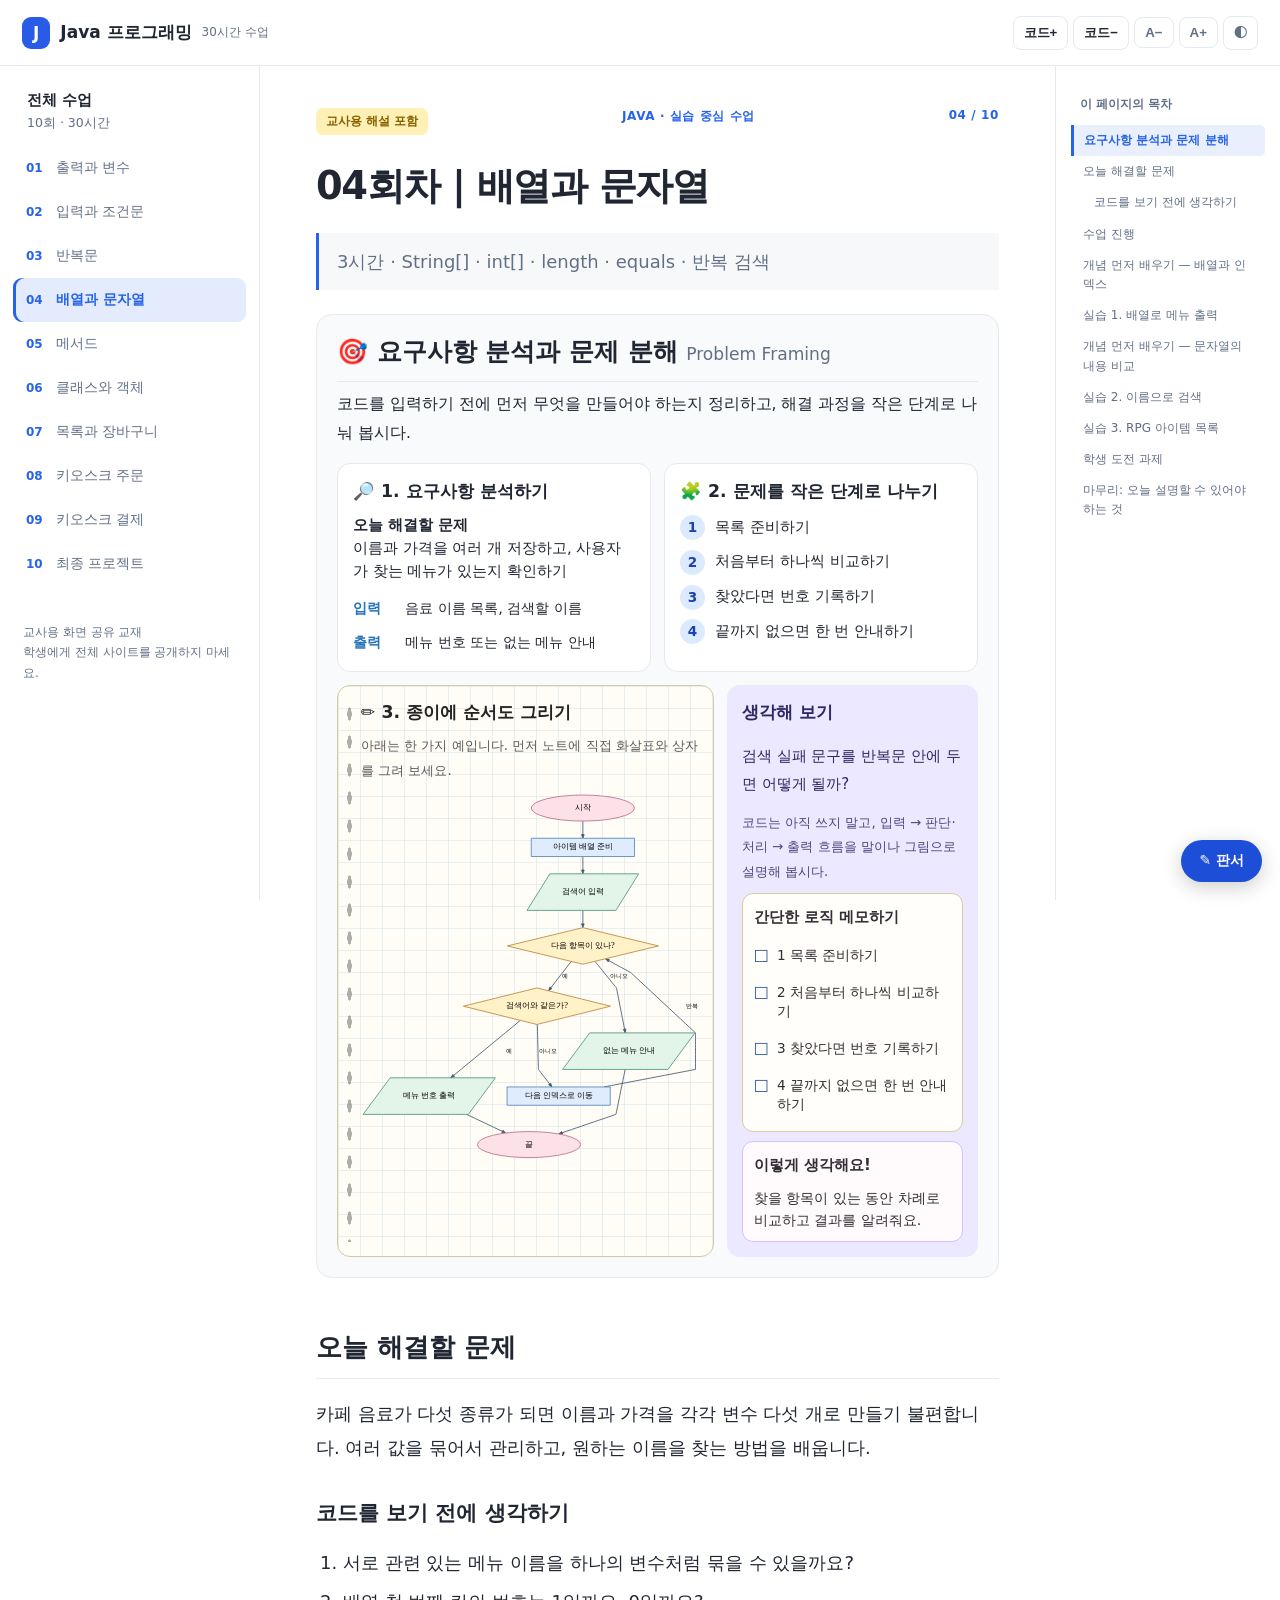
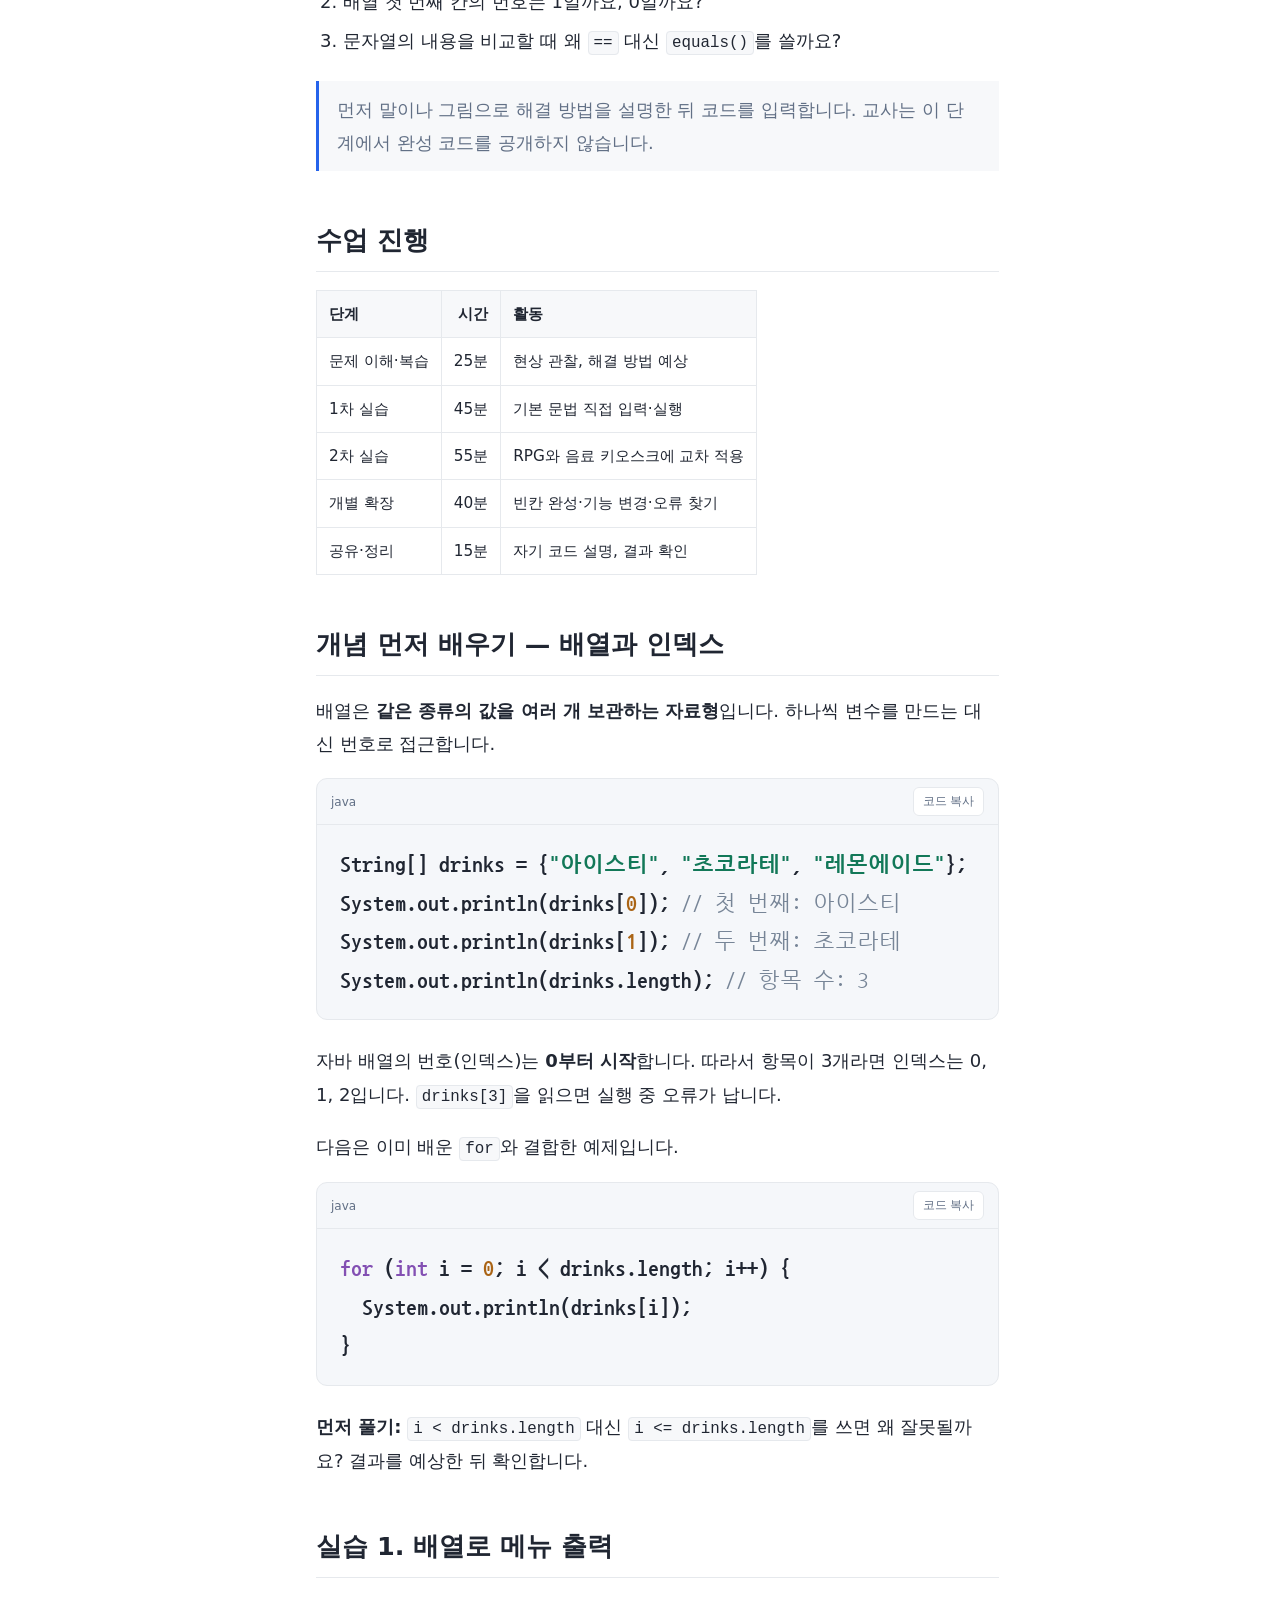
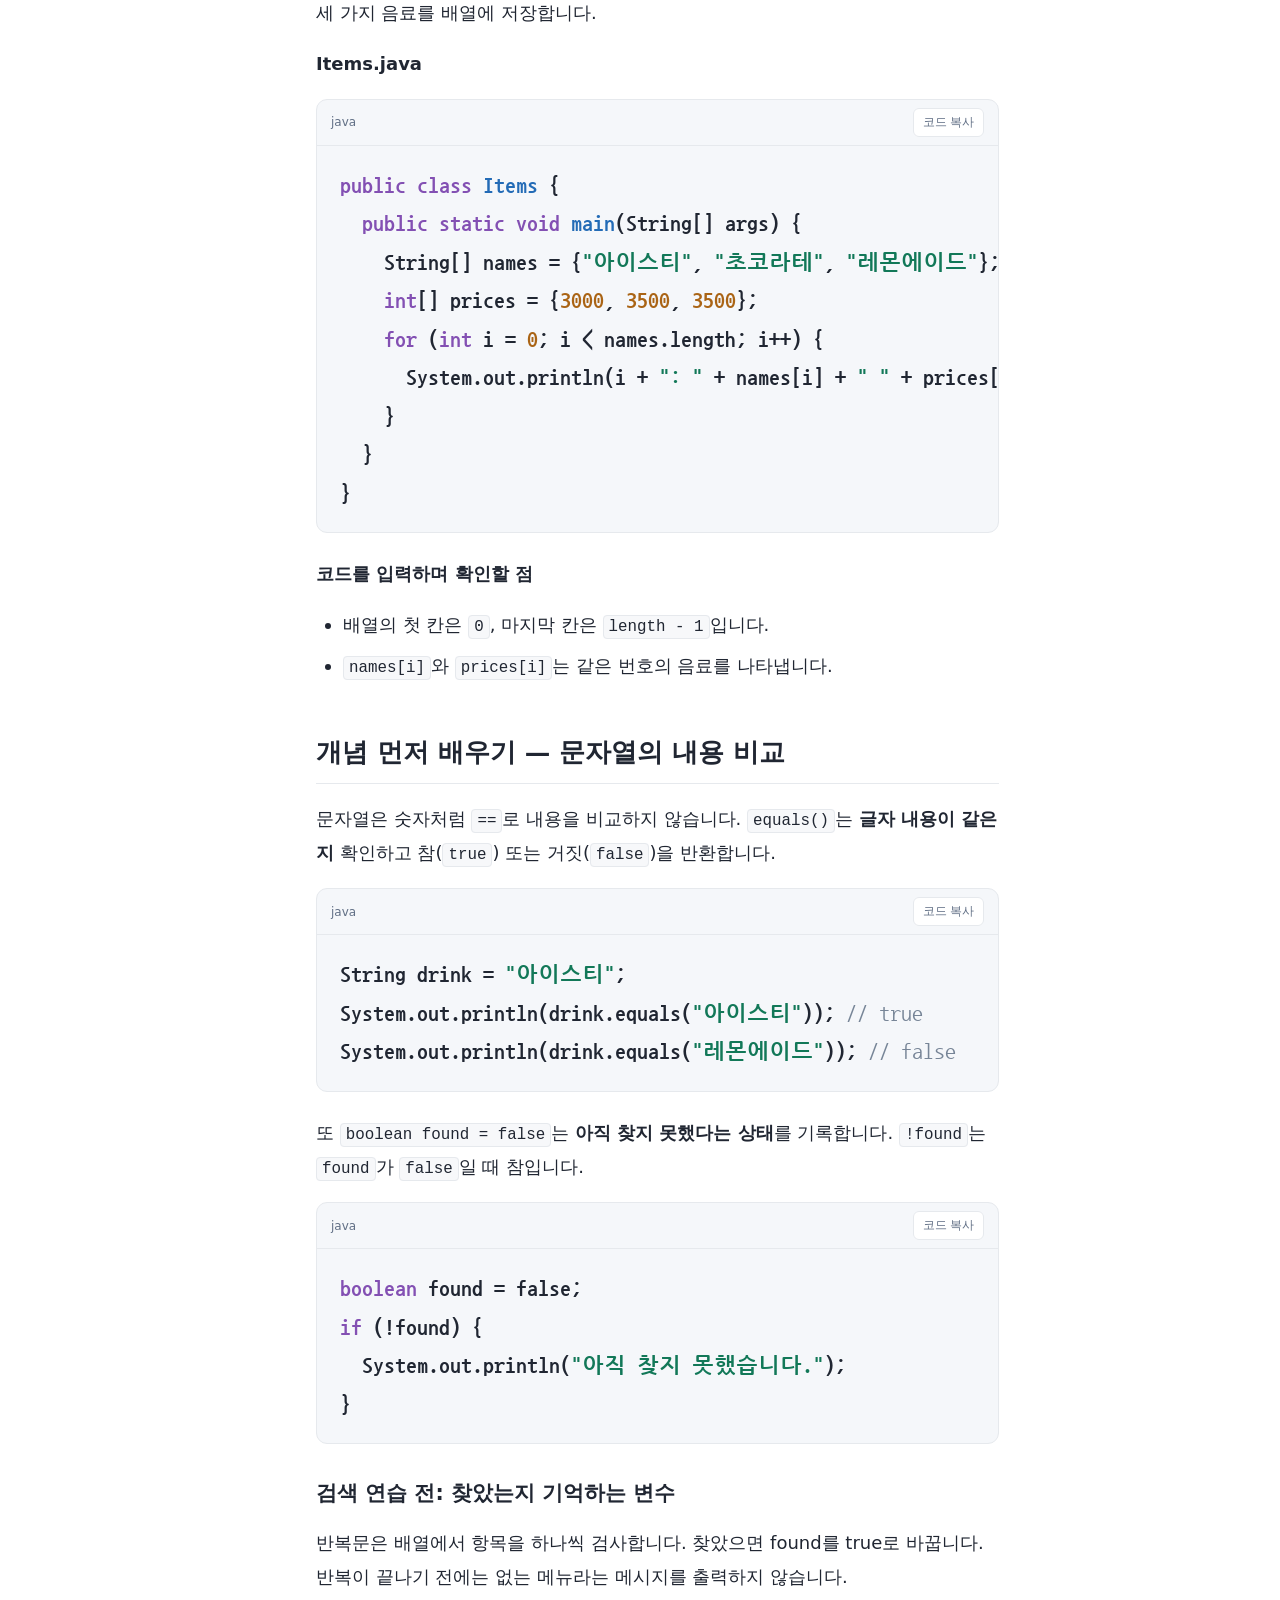
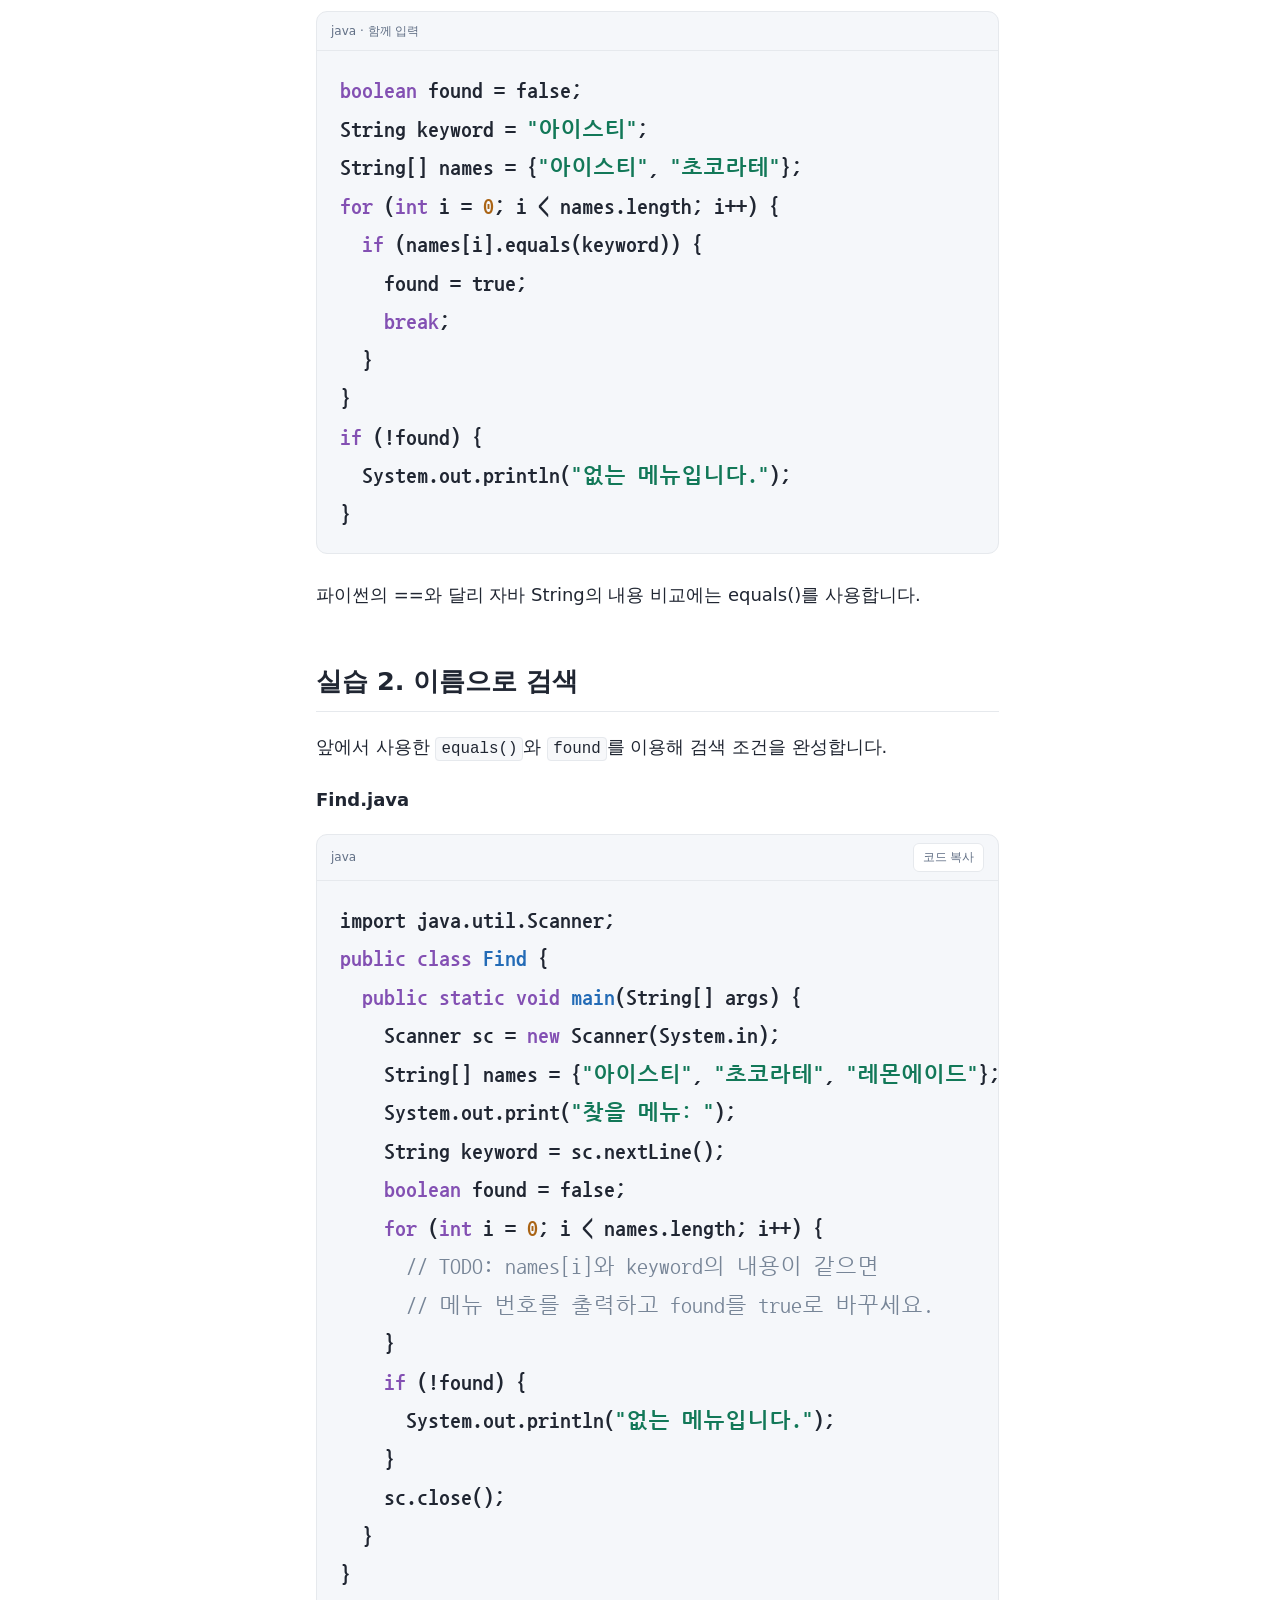
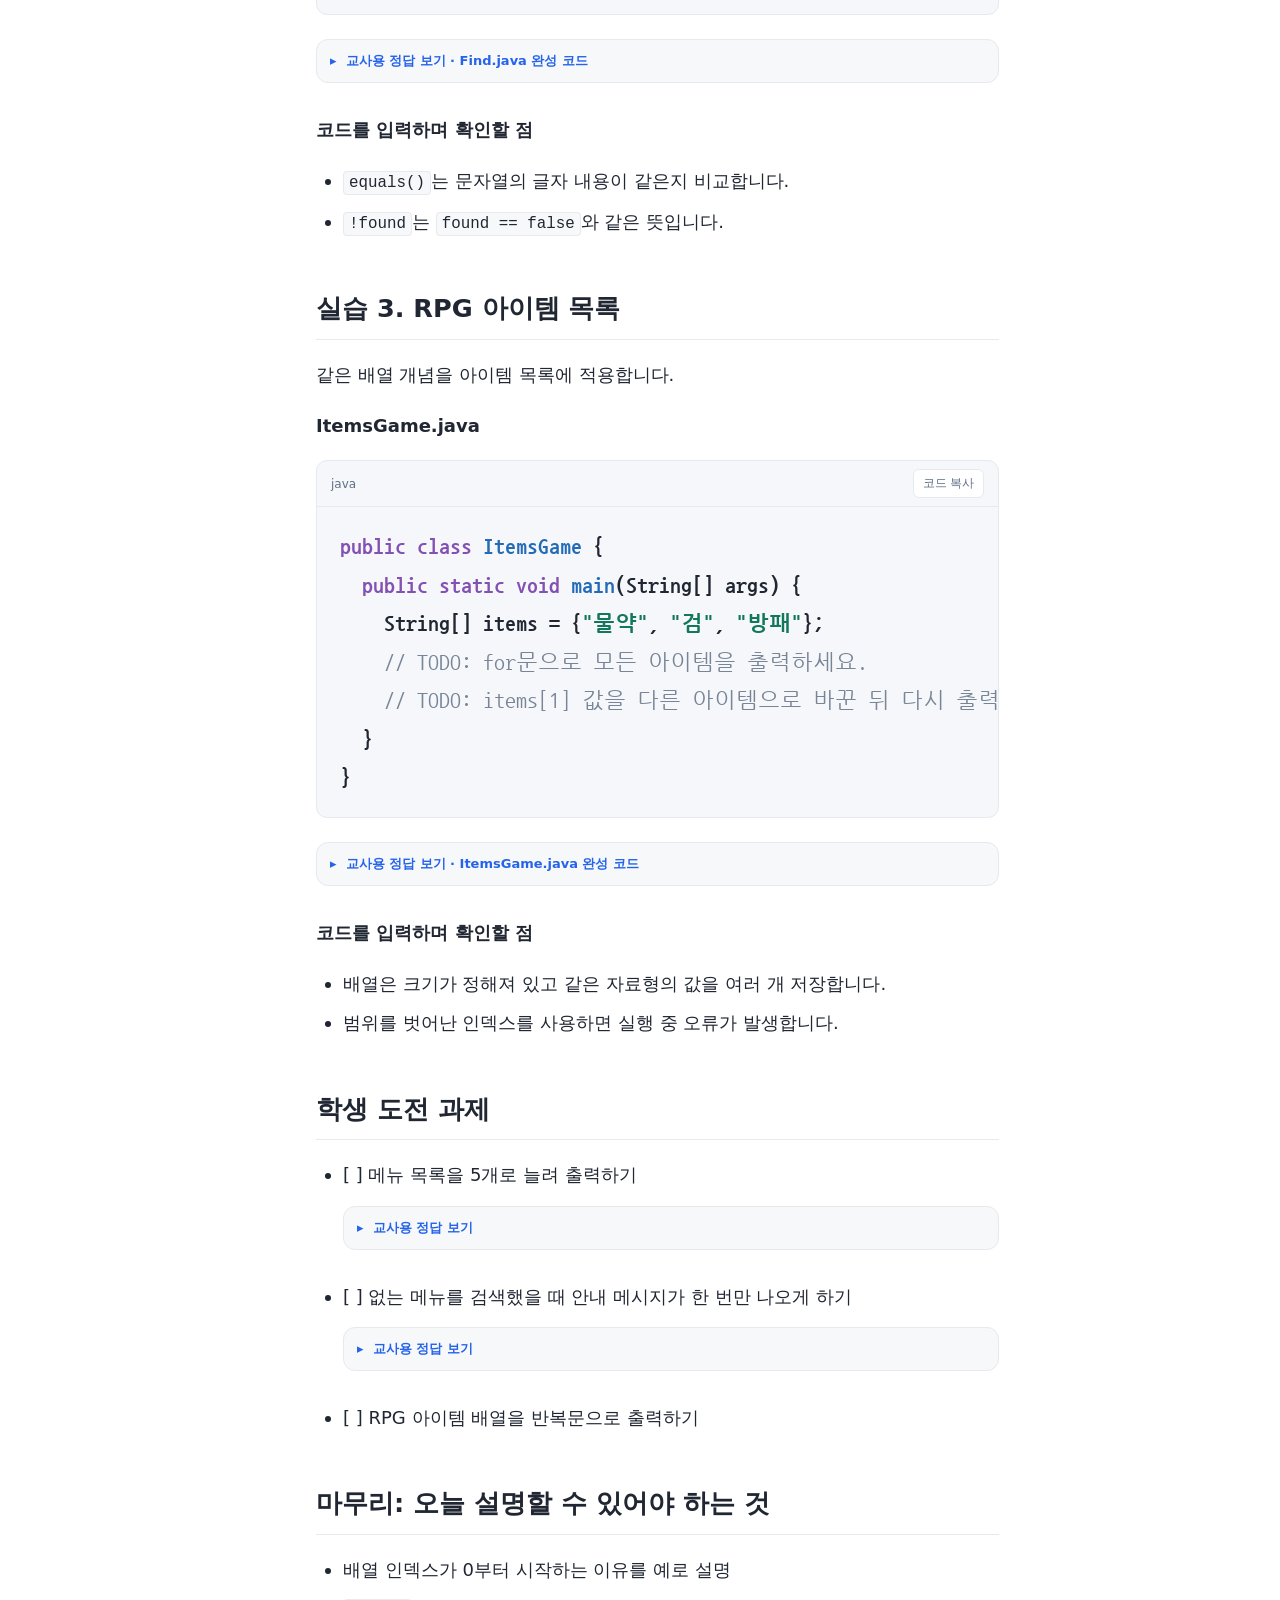
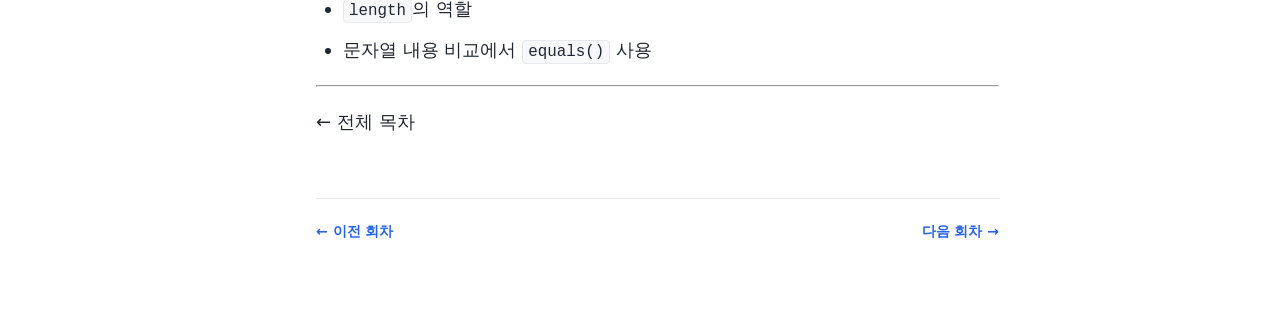
<file: lesson04.html>
<!DOCTYPE html>

<html lang="ko"><head><meta charset="utf-8"/><meta content="width=device-width,initial-scale=1" name="viewport"/><meta content="noindex,nofollow" name="robots"/><title>4회차 · 배열과 문자열 | Java 수업</title><link href="assets/style.css" rel="stylesheet"/></head><body>
<header class="topbar"><button aria-label="목차 열기" class="menu-toggle">☰</button><a class="brand" href="index.html"><span class="brand-mark">J</span> Java 프로그래밍 <small>30시간 수업</small></a><div class="top-actions"><button aria-label="글자 축소" id="font-minus">A−</button><button aria-label="글자 확대" id="font-plus">A+</button><button aria-label="다크 모드 전환" id="theme">◐</button></div></header>
<div class="layout"><aside class="sidebar"><div class="sidebar-title">전체 수업 <small>10회 · 30시간</small></div><a class="chapter" href="lesson01.html"><b>01</b><span>출력과 변수</span></a><a class="chapter" href="lesson02.html"><b>02</b><span>입력과 조건문</span></a><a class="chapter" href="lesson03.html"><b>03</b><span>반복문</span></a><a aria-current="page" class="chapter active" href="lesson04.html"><b>04</b><span>배열과 문자열</span></a><a class="chapter" href="lesson05.html"><b>05</b><span>메서드</span></a><a class="chapter" href="lesson06.html"><b>06</b><span>클래스와 객체</span></a><a class="chapter" href="lesson07.html"><b>07</b><span>목록과 장바구니</span></a><a class="chapter" href="lesson08.html"><b>08</b><span>키오스크 주문</span></a><a class="chapter" href="lesson09.html"><b>09</b><span>키오스크 결제</span></a><a class="chapter" href="lesson10.html"><b>10</b><span>최종 프로젝트</span></a><div class="sidebar-foot">교사용 화면 공유 교재<br/>학생에게 전체 사이트를 공개하지 마세요.</div></aside>
<main class="main"><div class="top-meta"><strong class="teacher-mode-badge">교사용 해설 포함</strong>JAVA · 실습 중심 수업 <span>04 / 10</span></div><article class="article gb-body"><h1 id="04회차-배열과-문자열">04회차 | 배열과 문자열</h1>
<blockquote>
<p>3시간 · String[] · int[] · length · equals · 반복 검색</p>
</blockquote><section aria-labelledby="pf-title-4" class="pf-section">
<h2 class="pf-title" id="요구사항-분석과-문제-분해">🎯 요구사항 분석과 문제 분해 <small>Problem Framing</small></h2>
<p class="pf-lead">코드를 입력하기 전에 먼저 무엇을 만들어야 하는지 정리하고, 해결 과정을 작은 단계로 나눠 봅시다.</p>
<div class="pf-cards"><div class="pf-card"><h3>🔎 1. 요구사항 분석하기</h3><p><strong>오늘 해결할 문제</strong><br/>이름과 가격을 여러 개 저장하고, 사용자가 찾는 메뉴가 있는지 확인하기</p><dl><div><dt>입력</dt><dd>음료 이름 목록, 검색할 이름</dd></div><div><dt>출력</dt><dd>메뉴 번호 또는 없는 메뉴 안내</dd></div></dl></div>
<div class="pf-card"><h3>🧩 2. 문제를 작은 단계로 나누기</h3><ol class="pf-steps"><li><span class="pf-num">1</span><span>목록 준비하기</span></li><li><span class="pf-num">2</span><span>처음부터 하나씩 비교하기</span></li><li><span class="pf-num">3</span><span>찾았다면 번호 기록하기</span></li><li><span class="pf-num">4</span><span>끝까지 없으면 한 번 안내하기</span></li></ol></div></div>
<div class="pf-paper-area"><div class="pf-paper"><h3>✏️ 3. 종이에 순서도 그리기</h3><p class="pf-paper-note">아래는 한 가지 예입니다. 먼저 노트에 직접 화살표와 상자를 그려 보세요.</p><div class="pf-flow"><a class="pf-flow-zoom" href="assets/flowchart-04.svg" rel="noopener" target="_blank" title="순서도 크게 보기"><img alt="4회차 문제 해결 순서도" class="pf-flow-illustration" loading="lazy" src="assets/flowchart-04.svg"/></a></div></div>
<div class="pf-think"><h3>생각해 보기</h3><p>검색 실패 문구를 반복문 안에 두면 어떻게 될까?</p><p class="pf-note">코드는 아직 쓰지 말고, 입력 → 판단·처리 → 출력 흐름을 말이나 그림으로 설명해 봅시다.</p><div class="pf-memo"><h4>간단한 로직 메모하기</h4><ul class="pf-checklist"><li>1 목록 준비하기</li><li>2 처음부터 하나씩 비교하기</li><li>3 찾았다면 번호 기록하기</li><li>4 끝까지 없으면 한 번 안내하기</li></ul></div><div class="pf-tip"><h4>이렇게 생각해요!</h4><p>찾을 항목이 있는 동안 차례로 비교하고 결과를 알려줘요.</p></div></div></div>
</section>
<h2 id="오늘-해결할-문제">오늘 해결할 문제</h2>
<p>카페 음료가 다섯 종류가 되면 이름과 가격을 각각 변수 다섯 개로 만들기 불편합니다. 여러 값을 묶어서 관리하고, 원하는 이름을 찾는 방법을 배웁니다.</p>
<h3 id="코드를-보기-전에-생각하기">코드를 보기 전에 생각하기</h3>
<ol>
<li>서로 관련 있는 메뉴 이름을 하나의 변수처럼 묶을 수 있을까요?</li>
<li>배열 첫 번째 칸의 번호는 1일까요, 0일까요?</li>
<li>문자열의 내용을 비교할 때 왜 <code>==</code> 대신 <code>equals()</code>를 쓸까요?</li>
</ol>
<blockquote>
<p>먼저 말이나 그림으로 해결 방법을 설명한 뒤 코드를 입력합니다. 교사는 이 단계에서 완성 코드를 공개하지 않습니다.</p>
</blockquote>
<h2 id="수업-진행">수업 진행</h2>
<table>
<thead>
<tr>
<th>단계</th>
<th style="text-align:right">시간</th>
<th>활동</th>
</tr>
</thead>
<tbody>
<tr>
<td>문제 이해·복습</td>
<td style="text-align:right">25분</td>
<td>현상 관찰, 해결 방법 예상</td>
</tr>
<tr>
<td>1차 실습</td>
<td style="text-align:right">45분</td>
<td>기본 문법 직접 입력·실행</td>
</tr>
<tr>
<td>2차 실습</td>
<td style="text-align:right">55분</td>
<td>RPG와 음료 키오스크에 교차 적용</td>
</tr>
<tr>
<td>개별 확장</td>
<td style="text-align:right">40분</td>
<td>빈칸 완성·기능 변경·오류 찾기</td>
</tr>
<tr>
<td>공유·정리</td>
<td style="text-align:right">15분</td>
<td>자기 코드 설명, 결과 확인</td>
</tr>
</tbody>
</table>
<h2 id="개념-먼저-배우기-배열과-인덱스">개념 먼저 배우기 — 배열과 인덱스</h2>
<p>배열은 <strong>같은 종류의 값을 여러 개 보관하는 자료형</strong>입니다. 하나씩 변수를 만드는 대신 번호로 접근합니다.</p>
<div class="codebox"><div class="code-head"><span>java</span><button class="copy" type="button">코드 복사</button></div><pre><code class="highlight"><span class="n">String</span><span class="o">[]</span><span class="w"> </span><span class="n">drinks</span><span class="w"> </span><span class="o">=</span><span class="w"> </span><span class="p">{</span><span class="s">"아이스티"</span><span class="p">,</span><span class="w"> </span><span class="s">"초코라테"</span><span class="p">,</span><span class="w"> </span><span class="s">"레몬에이드"</span><span class="p">};</span>
<span class="n">System</span><span class="p">.</span><span class="na">out</span><span class="p">.</span><span class="na">println</span><span class="p">(</span><span class="n">drinks</span><span class="o">[</span><span class="mi">0</span><span class="o">]</span><span class="p">);</span><span class="w"> </span><span class="c1">// 첫 번째: 아이스티</span>
<span class="n">System</span><span class="p">.</span><span class="na">out</span><span class="p">.</span><span class="na">println</span><span class="p">(</span><span class="n">drinks</span><span class="o">[</span><span class="mi">1</span><span class="o">]</span><span class="p">);</span><span class="w"> </span><span class="c1">// 두 번째: 초코라테</span>
<span class="n">System</span><span class="p">.</span><span class="na">out</span><span class="p">.</span><span class="na">println</span><span class="p">(</span><span class="n">drinks</span><span class="p">.</span><span class="na">length</span><span class="p">);</span><span class="w"> </span><span class="c1">// 항목 수: 3</span></code></pre></div><p>자바 배열의 번호(인덱스)는 <strong>0부터 시작</strong>합니다. 따라서 항목이 3개라면 인덱스는 0, 1, 2입니다. <code>drinks[3]</code>을 읽으면 실행 중 오류가 납니다.</p>
<p>다음은 이미 배운 <code>for</code>와 결합한 예제입니다.</p>
<div class="codebox"><div class="code-head"><span>java</span><button class="copy" type="button">코드 복사</button></div><pre><code class="highlight"><span class="k">for</span><span class="w"> </span><span class="p">(</span><span class="kt">int</span><span class="w"> </span><span class="n">i</span><span class="w"> </span><span class="o">=</span><span class="w"> </span><span class="mi">0</span><span class="p">;</span><span class="w"> </span><span class="n">i</span><span class="w"> </span><span class="o">&lt;</span><span class="w"> </span><span class="n">drinks</span><span class="p">.</span><span class="na">length</span><span class="p">;</span><span class="w"> </span><span class="n">i</span><span class="o">++</span><span class="p">)</span><span class="w"> </span><span class="p">{</span>
<span class="w">  </span><span class="n">System</span><span class="p">.</span><span class="na">out</span><span class="p">.</span><span class="na">println</span><span class="p">(</span><span class="n">drinks</span><span class="o">[</span><span class="n">i</span><span class="o">]</span><span class="p">);</span>
<span class="p">}</span></code></pre></div><p><strong>먼저 풀기:</strong> <code>i &lt; drinks.length</code> 대신 <code>i &lt;= drinks.length</code>를 쓰면 왜 잘못될까요? 결과를 예상한 뒤 확인합니다.</p>
<h2 id="실습-1-배열로-메뉴-출력">실습 1. 배열로 메뉴 출력</h2>
<p>세 가지 음료를 배열에 저장합니다.</p>
<p><strong>Items.java</strong></p>
<div class="codebox"><div class="code-head"><span>java</span><button class="copy" type="button">코드 복사</button></div><pre><code class="highlight"><span class="kd">public</span><span class="w"> </span><span class="kd">class</span> <span class="nc">Items</span><span class="w"> </span><span class="p">{</span>
<span class="w">  </span><span class="kd">public</span><span class="w"> </span><span class="kd">static</span><span class="w"> </span><span class="kt">void</span><span class="w"> </span><span class="nf">main</span><span class="p">(</span><span class="n">String</span><span class="o">[]</span><span class="w"> </span><span class="n">args</span><span class="p">)</span><span class="w"> </span><span class="p">{</span>
<span class="w">    </span><span class="n">String</span><span class="o">[]</span><span class="w"> </span><span class="n">names</span><span class="w"> </span><span class="o">=</span><span class="w"> </span><span class="p">{</span><span class="s">"아이스티"</span><span class="p">,</span><span class="w"> </span><span class="s">"초코라테"</span><span class="p">,</span><span class="w"> </span><span class="s">"레몬에이드"</span><span class="p">};</span>
<span class="w">    </span><span class="kt">int</span><span class="o">[]</span><span class="w"> </span><span class="n">prices</span><span class="w"> </span><span class="o">=</span><span class="w"> </span><span class="p">{</span><span class="mi">3000</span><span class="p">,</span><span class="w"> </span><span class="mi">3500</span><span class="p">,</span><span class="w"> </span><span class="mi">3500</span><span class="p">};</span>
<span class="w">    </span><span class="k">for</span><span class="w"> </span><span class="p">(</span><span class="kt">int</span><span class="w"> </span><span class="n">i</span><span class="w"> </span><span class="o">=</span><span class="w"> </span><span class="mi">0</span><span class="p">;</span><span class="w"> </span><span class="n">i</span><span class="w"> </span><span class="o">&lt;</span><span class="w"> </span><span class="n">names</span><span class="p">.</span><span class="na">length</span><span class="p">;</span><span class="w"> </span><span class="n">i</span><span class="o">++</span><span class="p">)</span><span class="w"> </span><span class="p">{</span>
<span class="w">      </span><span class="n">System</span><span class="p">.</span><span class="na">out</span><span class="p">.</span><span class="na">println</span><span class="p">(</span><span class="n">i</span><span class="w"> </span><span class="o">+</span><span class="w"> </span><span class="s">": "</span><span class="w"> </span><span class="o">+</span><span class="w"> </span><span class="n">names</span><span class="o">[</span><span class="n">i</span><span class="o">]</span><span class="w"> </span><span class="o">+</span><span class="w"> </span><span class="s">" "</span><span class="w"> </span><span class="o">+</span><span class="w"> </span><span class="n">prices</span><span class="o">[</span><span class="n">i</span><span class="o">]</span><span class="w"> </span><span class="o">+</span><span class="w"> </span><span class="s">"원"</span><span class="p">);</span>
<span class="w">    </span><span class="p">}</span>
<span class="w">  </span><span class="p">}</span>
<span class="p">}</span></code></pre></div><p><strong>코드를 입력하며 확인할 점</strong></p>
<ul>
<li>배열의 첫 칸은 <code>0</code>, 마지막 칸은 <code>length - 1</code>입니다.</li>
<li><code>names[i]</code>와 <code>prices[i]</code>는 같은 번호의 음료를 나타냅니다.</li>
</ul>
<h2 id="개념-먼저-배우기-문자열의-내용-비교">개념 먼저 배우기 — 문자열의 내용 비교</h2>
<p>문자열은 숫자처럼 <code>==</code>로 내용을 비교하지 않습니다. <code>equals()</code>는 <strong>글자 내용이 같은지</strong> 확인하고 참(<code>true</code>) 또는 거짓(<code>false</code>)을 반환합니다.</p>
<div class="codebox"><div class="code-head"><span>java</span><button class="copy" type="button">코드 복사</button></div><pre><code class="highlight"><span class="n">String</span><span class="w"> </span><span class="n">drink</span><span class="w"> </span><span class="o">=</span><span class="w"> </span><span class="s">"아이스티"</span><span class="p">;</span>
<span class="n">System</span><span class="p">.</span><span class="na">out</span><span class="p">.</span><span class="na">println</span><span class="p">(</span><span class="n">drink</span><span class="p">.</span><span class="na">equals</span><span class="p">(</span><span class="s">"아이스티"</span><span class="p">));</span><span class="w"> </span><span class="c1">// true</span>
<span class="n">System</span><span class="p">.</span><span class="na">out</span><span class="p">.</span><span class="na">println</span><span class="p">(</span><span class="n">drink</span><span class="p">.</span><span class="na">equals</span><span class="p">(</span><span class="s">"레몬에이드"</span><span class="p">));</span><span class="w"> </span><span class="c1">// false</span></code></pre></div><p>또 <code>boolean found = false</code>는 <strong>아직 찾지 못했다는 상태</strong>를 기록합니다. <code>!found</code>는 <code>found</code>가 <code>false</code>일 때 참입니다.</p>
<div class="codebox"><div class="code-head"><span>java</span><button class="copy" type="button">코드 복사</button></div><pre><code class="highlight"><span class="kt">boolean</span><span class="w"> </span><span class="n">found</span><span class="w"> </span><span class="o">=</span><span class="w"> </span><span class="kc">false</span><span class="p">;</span>
<span class="k">if</span><span class="w"> </span><span class="p">(</span><span class="o">!</span><span class="n">found</span><span class="p">)</span><span class="w"> </span><span class="p">{</span>
<span class="w">  </span><span class="n">System</span><span class="p">.</span><span class="na">out</span><span class="p">.</span><span class="na">println</span><span class="p">(</span><span class="s">"아직 찾지 못했습니다."</span><span class="p">);</span>
<span class="p">}</span></code></pre></div><h3>검색 연습 전: 찾았는지 기억하는 변수</h3><p>반복문은 배열에서 항목을 하나씩 검사합니다. 찾았으면 found를 true로 바꿉니다. 반복이 끝나기 전에는 없는 메뉴라는 메시지를 출력하지 않습니다.</p><div class="codebox"><div class="code-head"><span>java · 함께 입력</span></div><pre><code class="highlight"><span class="kt">boolean</span><span class="w"> </span><span class="n">found</span><span class="w"> </span><span class="o">=</span><span class="w"> </span><span class="kc">false</span><span class="p">;</span>
<span class="n">String</span><span class="w"> </span><span class="n">keyword</span><span class="w"> </span><span class="o">=</span><span class="w"> </span><span class="s">"아이스티"</span><span class="p">;</span>
<span class="n">String</span><span class="o">[]</span><span class="w"> </span><span class="n">names</span><span class="w"> </span><span class="o">=</span><span class="w"> </span><span class="p">{</span><span class="s">"아이스티"</span><span class="p">,</span><span class="w"> </span><span class="s">"초코라테"</span><span class="p">};</span>
<span class="k">for</span><span class="w"> </span><span class="p">(</span><span class="kt">int</span><span class="w"> </span><span class="n">i</span><span class="w"> </span><span class="o">=</span><span class="w"> </span><span class="mi">0</span><span class="p">;</span><span class="w"> </span><span class="n">i</span><span class="w"> </span><span class="o">&lt;</span><span class="w"> </span><span class="n">names</span><span class="p">.</span><span class="na">length</span><span class="p">;</span><span class="w"> </span><span class="n">i</span><span class="o">++</span><span class="p">)</span><span class="w"> </span><span class="p">{</span>
<span class="w">  </span><span class="k">if</span><span class="w"> </span><span class="p">(</span><span class="n">names</span><span class="o">[</span><span class="n">i</span><span class="o">]</span><span class="p">.</span><span class="na">equals</span><span class="p">(</span><span class="n">keyword</span><span class="p">))</span><span class="w"> </span><span class="p">{</span>
<span class="w">    </span><span class="n">found</span><span class="w"> </span><span class="o">=</span><span class="w"> </span><span class="kc">true</span><span class="p">;</span>
<span class="w">    </span><span class="k">break</span><span class="p">;</span>
<span class="w">  </span><span class="p">}</span>
<span class="p">}</span>
<span class="k">if</span><span class="w"> </span><span class="p">(</span><span class="o">!</span><span class="n">found</span><span class="p">)</span><span class="w"> </span><span class="p">{</span>
<span class="w">  </span><span class="n">System</span><span class="p">.</span><span class="na">out</span><span class="p">.</span><span class="na">println</span><span class="p">(</span><span class="s">"없는 메뉴입니다."</span><span class="p">);</span>
<span class="p">}</span></code></pre></div><p>파이썬의 ==와 달리 자바 String의 내용 비교에는 equals()를 사용합니다.</p><h2 id="실습-2-이름으로-검색">실습 2. 이름으로 검색</h2>
<p>앞에서 사용한 <code>equals()</code>와 <code>found</code>를 이용해 검색 조건을 완성합니다.</p>
<p><strong>Find.java</strong></p>
<div class="codebox"><div class="code-head"><span>java</span><button class="copy" type="button">코드 복사</button></div><pre><code class="highlight"><span class="kn">import</span><span class="w"> </span><span class="nn">java.util.Scanner</span><span class="p">;</span>
<span class="kd">public</span><span class="w"> </span><span class="kd">class</span> <span class="nc">Find</span><span class="w"> </span><span class="p">{</span>
<span class="w">  </span><span class="kd">public</span><span class="w"> </span><span class="kd">static</span><span class="w"> </span><span class="kt">void</span><span class="w"> </span><span class="nf">main</span><span class="p">(</span><span class="n">String</span><span class="o">[]</span><span class="w"> </span><span class="n">args</span><span class="p">)</span><span class="w"> </span><span class="p">{</span>
<span class="w">    </span><span class="n">Scanner</span><span class="w"> </span><span class="n">sc</span><span class="w"> </span><span class="o">=</span><span class="w"> </span><span class="k">new</span><span class="w"> </span><span class="n">Scanner</span><span class="p">(</span><span class="n">System</span><span class="p">.</span><span class="na">in</span><span class="p">);</span>
<span class="w">    </span><span class="n">String</span><span class="o">[]</span><span class="w"> </span><span class="n">names</span><span class="w"> </span><span class="o">=</span><span class="w"> </span><span class="p">{</span><span class="s">"아이스티"</span><span class="p">,</span><span class="w"> </span><span class="s">"초코라테"</span><span class="p">,</span><span class="w"> </span><span class="s">"레몬에이드"</span><span class="p">};</span>
<span class="w">    </span><span class="n">System</span><span class="p">.</span><span class="na">out</span><span class="p">.</span><span class="na">print</span><span class="p">(</span><span class="s">"찾을 메뉴: "</span><span class="p">);</span>
<span class="w">    </span><span class="n">String</span><span class="w"> </span><span class="n">keyword</span><span class="w"> </span><span class="o">=</span><span class="w"> </span><span class="n">sc</span><span class="p">.</span><span class="na">nextLine</span><span class="p">();</span>
<span class="w">    </span><span class="kt">boolean</span><span class="w"> </span><span class="n">found</span><span class="w"> </span><span class="o">=</span><span class="w"> </span><span class="kc">false</span><span class="p">;</span>
<span class="w">    </span><span class="k">for</span><span class="w"> </span><span class="p">(</span><span class="kt">int</span><span class="w"> </span><span class="n">i</span><span class="w"> </span><span class="o">=</span><span class="w"> </span><span class="mi">0</span><span class="p">;</span><span class="w"> </span><span class="n">i</span><span class="w"> </span><span class="o">&lt;</span><span class="w"> </span><span class="n">names</span><span class="p">.</span><span class="na">length</span><span class="p">;</span><span class="w"> </span><span class="n">i</span><span class="o">++</span><span class="p">)</span><span class="w"> </span><span class="p">{</span>
<span class="w">      </span><span class="c1">// TODO: names[i]와 keyword의 내용이 같으면</span>
<span class="w">      </span><span class="c1">// 메뉴 번호를 출력하고 found를 true로 바꾸세요.</span>
<span class="w">    </span><span class="p">}</span>
<span class="w">    </span><span class="k">if</span><span class="w"> </span><span class="p">(</span><span class="o">!</span><span class="n">found</span><span class="p">)</span><span class="w"> </span><span class="p">{</span>
<span class="w">      </span><span class="n">System</span><span class="p">.</span><span class="na">out</span><span class="p">.</span><span class="na">println</span><span class="p">(</span><span class="s">"없는 메뉴입니다."</span><span class="p">);</span>
<span class="w">    </span><span class="p">}</span>
<span class="w">    </span><span class="n">sc</span><span class="p">.</span><span class="na">close</span><span class="p">();</span>
<span class="w">  </span><span class="p">}</span>
<span class="p">}</span></code></pre></div><details class="teacher-answer" data-answer-only="true" data-teacher-answer=""><summary>교사용 정답 보기 · Find.java 완성 코드</summary><div class="teacher-answer-body"><div class="codebox"><div class="code-head"><span>Find.java</span><button class="copy" type="button">코드 복사</button></div><pre><code class="highlight"><span class="k">if</span><span class="w"> </span><span class="p">(</span><span class="n">names</span><span class="o">[</span><span class="n">i</span><span class="o">]</span><span class="p">.</span><span class="na">equals</span><span class="p">(</span><span class="n">keyword</span><span class="p">))</span><span class="w"> </span><span class="p">{</span>
<span class="w">  </span><span class="n">System</span><span class="p">.</span><span class="na">out</span><span class="p">.</span><span class="na">println</span><span class="p">(</span><span class="s">"메뉴 번호: "</span><span class="w"> </span><span class="o">+</span><span class="w"> </span><span class="n">i</span><span class="p">);</span>
<span class="w">  </span><span class="n">found</span><span class="w"> </span><span class="o">=</span><span class="w"> </span><span class="kc">true</span><span class="p">;</span>
<span class="p">}</span></code></pre></div></div></details><p><strong>코드를 입력하며 확인할 점</strong></p>
<ul>
<li><code>equals()</code>는 문자열의 글자 내용이 같은지 비교합니다.</li>
<li><code>!found</code>는 <code>found == false</code>와 같은 뜻입니다.</li>
</ul>
<h2 id="실습-3-rpg-아이템-목록">실습 3. RPG 아이템 목록</h2>
<p>같은 배열 개념을 아이템 목록에 적용합니다.</p>
<p><strong>ItemsGame.java</strong></p>
<div class="codebox"><div class="code-head"><span>java</span><button class="copy" type="button">코드 복사</button></div><pre><code class="highlight"><span class="kd">public</span><span class="w"> </span><span class="kd">class</span> <span class="nc">ItemsGame</span><span class="w"> </span><span class="p">{</span>
<span class="w">  </span><span class="kd">public</span><span class="w"> </span><span class="kd">static</span><span class="w"> </span><span class="kt">void</span><span class="w"> </span><span class="nf">main</span><span class="p">(</span><span class="n">String</span><span class="o">[]</span><span class="w"> </span><span class="n">args</span><span class="p">)</span><span class="w"> </span><span class="p">{</span>
<span class="w">    </span><span class="n">String</span><span class="o">[]</span><span class="w"> </span><span class="n">items</span><span class="w"> </span><span class="o">=</span><span class="w"> </span><span class="p">{</span><span class="s">"물약"</span><span class="p">,</span><span class="w"> </span><span class="s">"검"</span><span class="p">,</span><span class="w"> </span><span class="s">"방패"</span><span class="p">};</span>
<span class="w">    </span><span class="c1">// TODO: for문으로 모든 아이템을 출력하세요.</span>
<span class="w">    </span><span class="c1">// TODO: items[1] 값을 다른 아이템으로 바꾼 뒤 다시 출력하세요.</span>
<span class="w">  </span><span class="p">}</span>
<span class="p">}</span></code></pre></div><details class="teacher-answer" data-answer-only="true" data-teacher-answer=""><summary>교사용 정답 보기 · ItemsGame.java 완성 코드</summary><div class="teacher-answer-body"><div class="codebox"><div class="code-head"><span>ItemsGame.java</span><button class="copy" type="button">코드 복사</button></div><pre><code class="highlight"><span class="k">for</span><span class="w"> </span><span class="p">(</span><span class="kt">int</span><span class="w"> </span><span class="n">i</span><span class="w"> </span><span class="o">=</span><span class="w"> </span><span class="mi">0</span><span class="p">;</span><span class="w"> </span><span class="n">i</span><span class="w"> </span><span class="o">&lt;</span><span class="w"> </span><span class="n">items</span><span class="p">.</span><span class="na">length</span><span class="p">;</span><span class="w"> </span><span class="n">i</span><span class="o">++</span><span class="p">)</span><span class="w"> </span><span class="p">{</span>
<span class="w">  </span><span class="n">System</span><span class="p">.</span><span class="na">out</span><span class="p">.</span><span class="na">println</span><span class="p">(</span><span class="n">items</span><span class="o">[</span><span class="n">i</span><span class="o">]</span><span class="p">);</span>
<span class="p">}</span>
<span class="n">items</span><span class="o">[</span><span class="mi">1</span><span class="o">]</span><span class="w"> </span><span class="o">=</span><span class="w"> </span><span class="s">"활"</span><span class="p">;</span>
<span class="n">System</span><span class="p">.</span><span class="na">out</span><span class="p">.</span><span class="na">println</span><span class="p">(</span><span class="s">"변경: "</span><span class="w"> </span><span class="o">+</span><span class="w"> </span><span class="n">items</span><span class="o">[</span><span class="mi">1</span><span class="o">]</span><span class="p">);</span></code></pre></div></div></details><p><strong>코드를 입력하며 확인할 점</strong></p>
<ul>
<li>배열은 크기가 정해져 있고 같은 자료형의 값을 여러 개 저장합니다.</li>
<li>범위를 벗어난 인덱스를 사용하면 실행 중 오류가 발생합니다.</li>
</ul>
<h2 id="학생-도전-과제">학생 도전 과제</h2>
<ul>
<li>[ ] 메뉴 목록을 5개로 늘려 출력하기</li>
<details class="teacher-answer" data-answer-only="true"><summary>교사용 정답 보기</summary><div class="teacher-answer-body"><div class="codebox"><div class="code-head"><span>Items.java</span><button class="copy" type="button">코드 복사</button></div><pre><code class="highlight"><span class="n">String</span><span class="o">[]</span><span class="w"> </span><span class="n">names</span><span class="w"> </span><span class="o">=</span><span class="w"> </span><span class="p">{</span>
<span class="w">  </span><span class="s">"아이스티"</span><span class="p">,</span><span class="w"> </span><span class="s">"초코라테"</span><span class="p">,</span><span class="w"> </span><span class="s">"레몬에이드"</span><span class="p">,</span>
<span class="w">  </span><span class="s">"딸기라테"</span><span class="p">,</span><span class="w"> </span><span class="s">"복숭아 스무디"</span>
<span class="p">};</span>
<span class="k">for</span><span class="w"> </span><span class="p">(</span><span class="kt">int</span><span class="w"> </span><span class="n">i</span><span class="w"> </span><span class="o">=</span><span class="w"> </span><span class="mi">0</span><span class="p">;</span><span class="w"> </span><span class="n">i</span><span class="w"> </span><span class="o">&lt;</span><span class="w"> </span><span class="n">names</span><span class="p">.</span><span class="na">length</span><span class="p">;</span><span class="w"> </span><span class="n">i</span><span class="o">++</span><span class="p">)</span><span class="w"> </span><span class="p">{</span>
<span class="w">  </span><span class="n">System</span><span class="p">.</span><span class="na">out</span><span class="p">.</span><span class="na">println</span><span class="p">((</span><span class="n">i</span><span class="w"> </span><span class="o">+</span><span class="w"> </span><span class="mi">1</span><span class="p">)</span><span class="w"> </span><span class="o">+</span><span class="w"> </span><span class="s">". "</span><span class="w"> </span><span class="o">+</span><span class="w"> </span><span class="n">names</span><span class="o">[</span><span class="n">i</span><span class="o">]</span><span class="p">);</span>
<span class="p">}</span></code></pre></div></div></details>
<li>[ ] 없는 메뉴를 검색했을 때 안내 메시지가 한 번만 나오게 하기</li>
<details class="teacher-answer" data-answer-only="true"><summary>교사용 정답 보기</summary><div class="teacher-answer-body"><div class="codebox"><div class="code-head"><span>Find.java</span><button class="copy" type="button">코드 복사</button></div><pre><code class="highlight"><span class="k">if</span><span class="w"> </span><span class="p">(</span><span class="o">!</span><span class="n">found</span><span class="p">)</span><span class="w"> </span><span class="p">{</span>
<span class="w">  </span><span class="n">System</span><span class="p">.</span><span class="na">out</span><span class="p">.</span><span class="na">println</span><span class="p">(</span><span class="s">"없는 메뉴입니다."</span><span class="p">);</span>
<span class="p">}</span></code></pre></div></div></details>
<li>[ ] RPG 아이템 배열을 반복문으로 출력하기</li>
</ul>
<h2 id="마무리-오늘-설명할-수-있어야-하는-것">마무리: 오늘 설명할 수 있어야 하는 것</h2>
<ul>
<li>배열 인덱스가 0부터 시작하는 이유를 예로 설명</li>
<li><code>length</code>의 역할</li>
<li>문자열 내용 비교에서 <code>equals()</code> 사용</li>
</ul>
<hr/>
<p><a href="index.html">← 전체 목차</a></p>
</article><nav class="page-navigation"><a href="lesson03.html">← 이전 회차</a><a href="lesson05.html">다음 회차 →</a></nav></main>
<aside class="toc"><div class="toc-header">이 페이지의 목차</div><a class="l2" href="#요구사항-분석과-문제-분해">요구사항 분석과 문제 분해</a><a class="l2" href="#오늘-해결할-문제">오늘 해결할 문제</a><a class="l3" href="#코드를-보기-전에-생각하기">코드를 보기 전에 생각하기</a><a class="l2" href="#수업-진행">수업 진행</a><a class="l2" href="#개념-먼저-배우기-배열과-인덱스">개념 먼저 배우기 — 배열과 인덱스</a><a class="l2" href="#실습-1-배열로-메뉴-출력">실습 1. 배열로 메뉴 출력</a><a class="l2" href="#개념-먼저-배우기-문자열의-내용-비교">개념 먼저 배우기 — 문자열의 내용 비교</a><a class="l2" href="#실습-2-이름으로-검색">실습 2. 이름으로 검색</a><a class="l2" href="#실습-3-rpg-아이템-목록">실습 3. RPG 아이템 목록</a><a class="l2" href="#학생-도전-과제">학생 도전 과제</a><a class="l2" href="#마무리-오늘-설명할-수-있어야-하는-것">마무리: 오늘 설명할 수 있어야 하는 것</a></aside></div><script src="assets/app.js"></script></body></html>
</file>
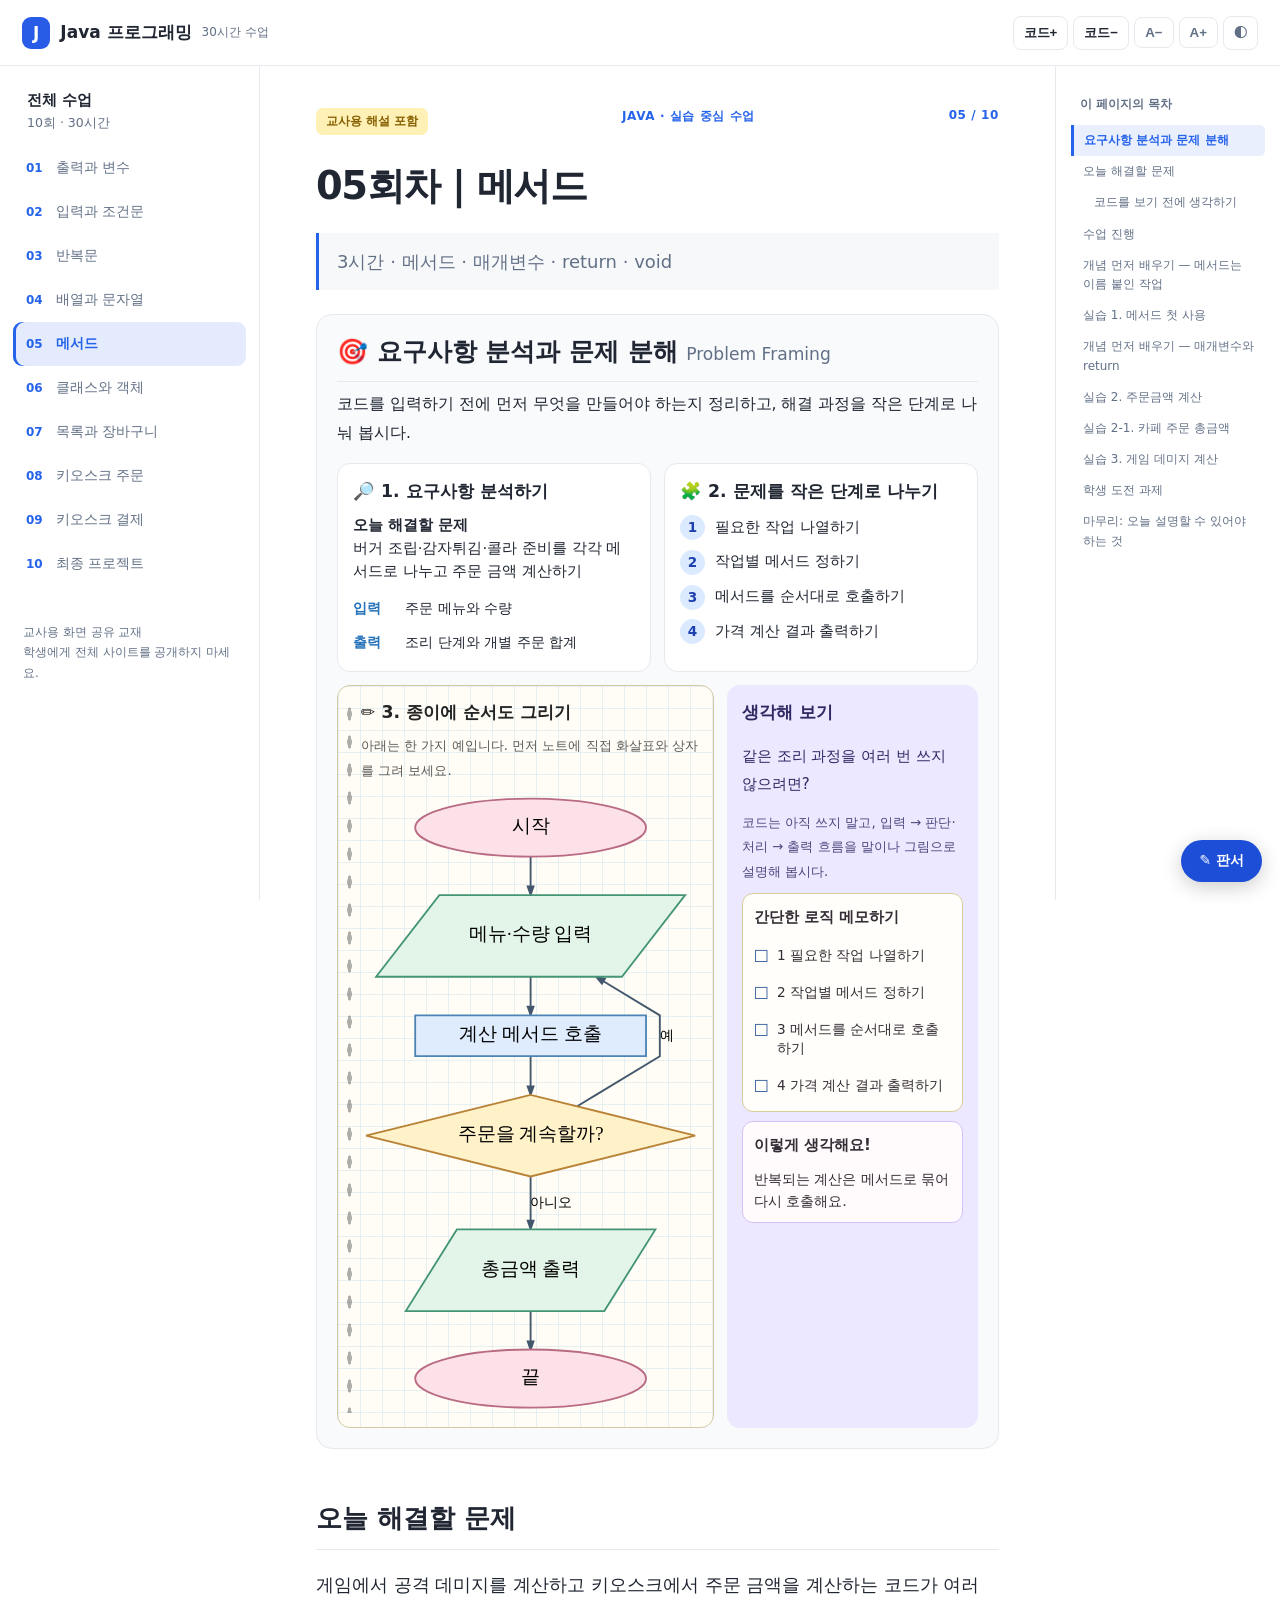
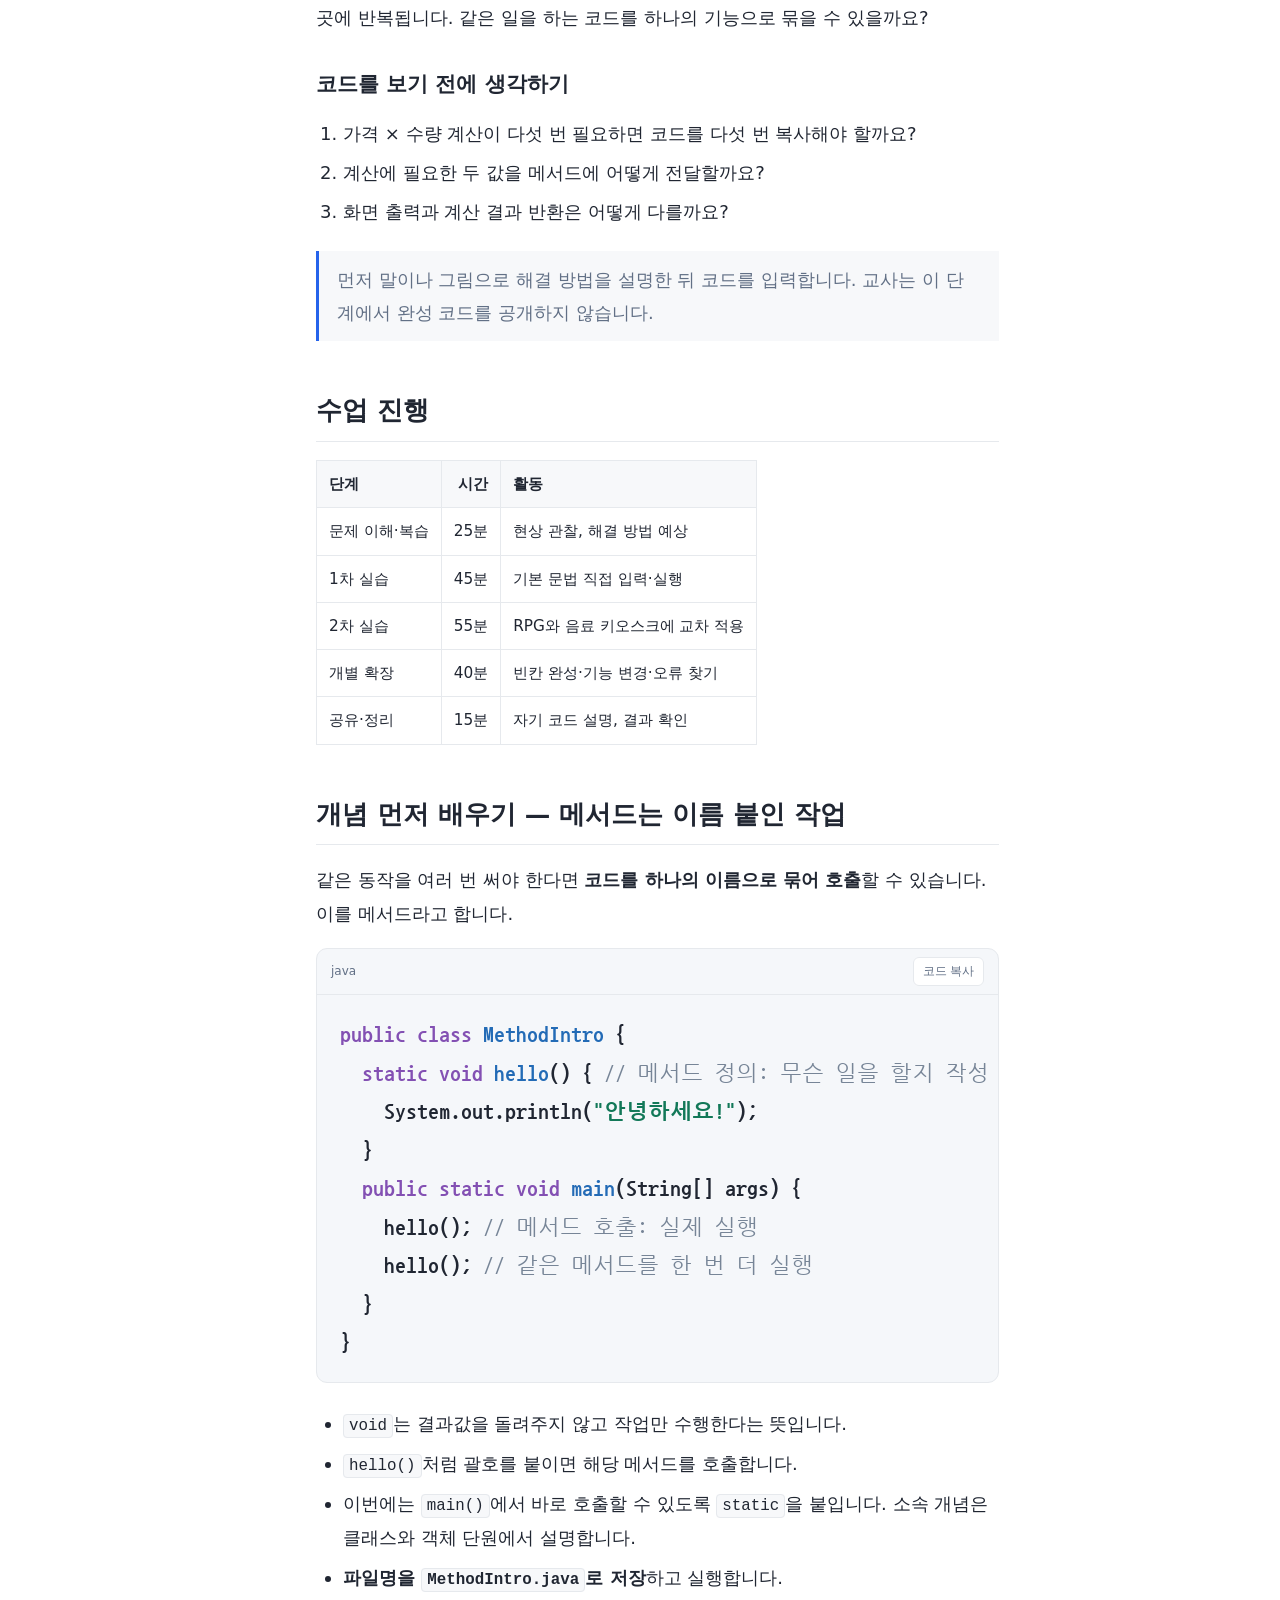
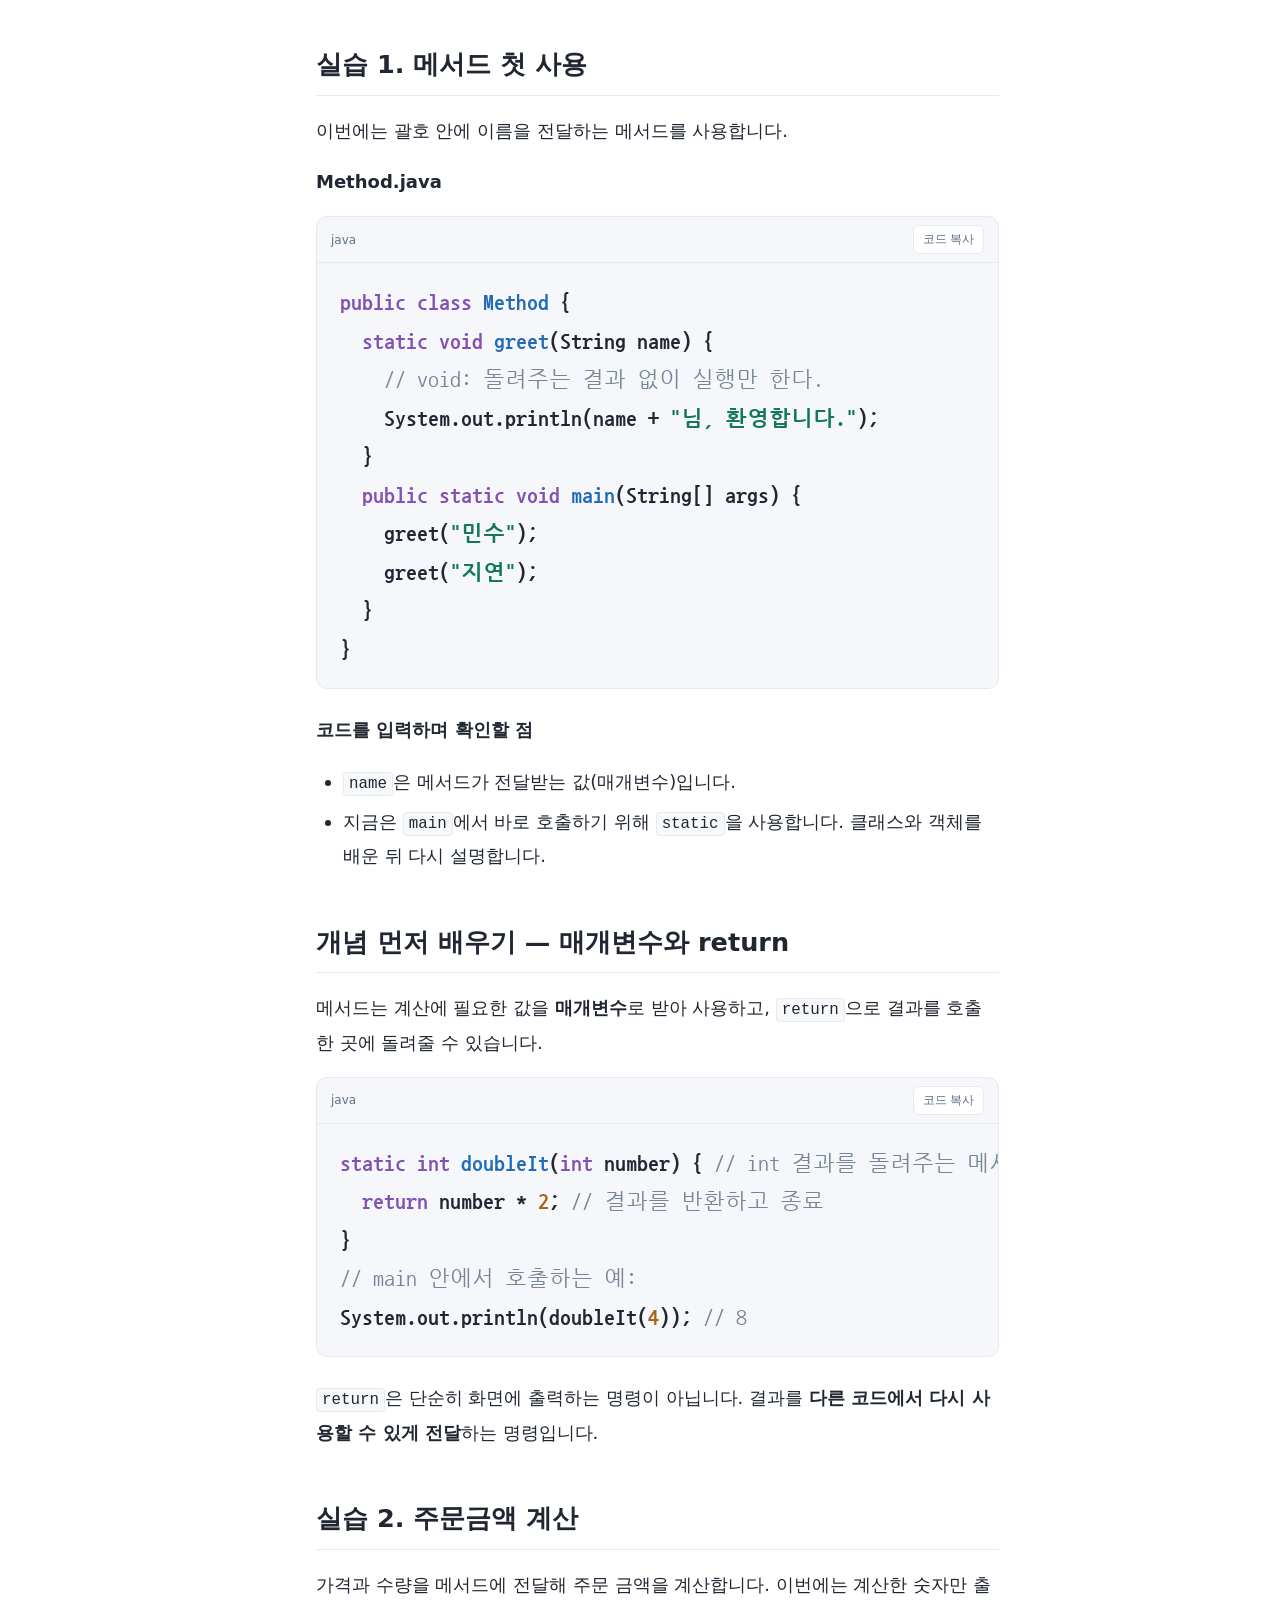
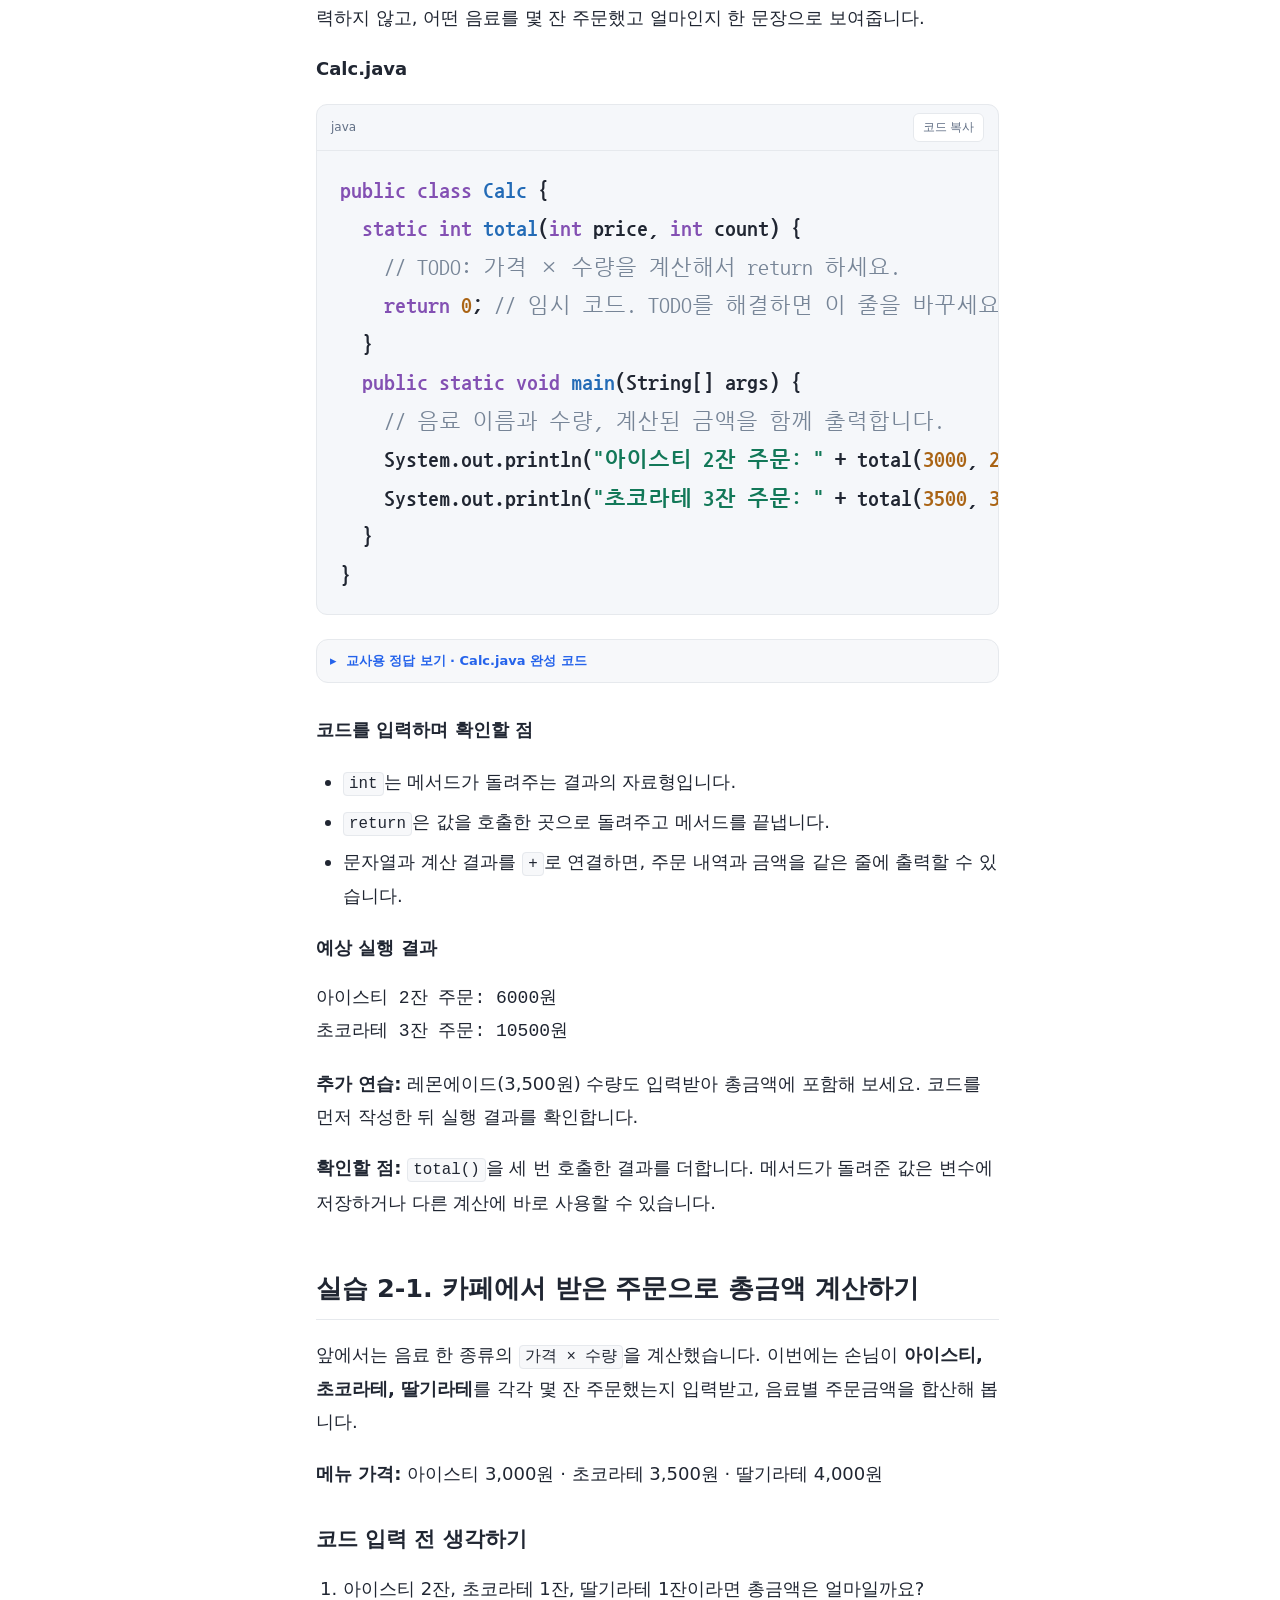
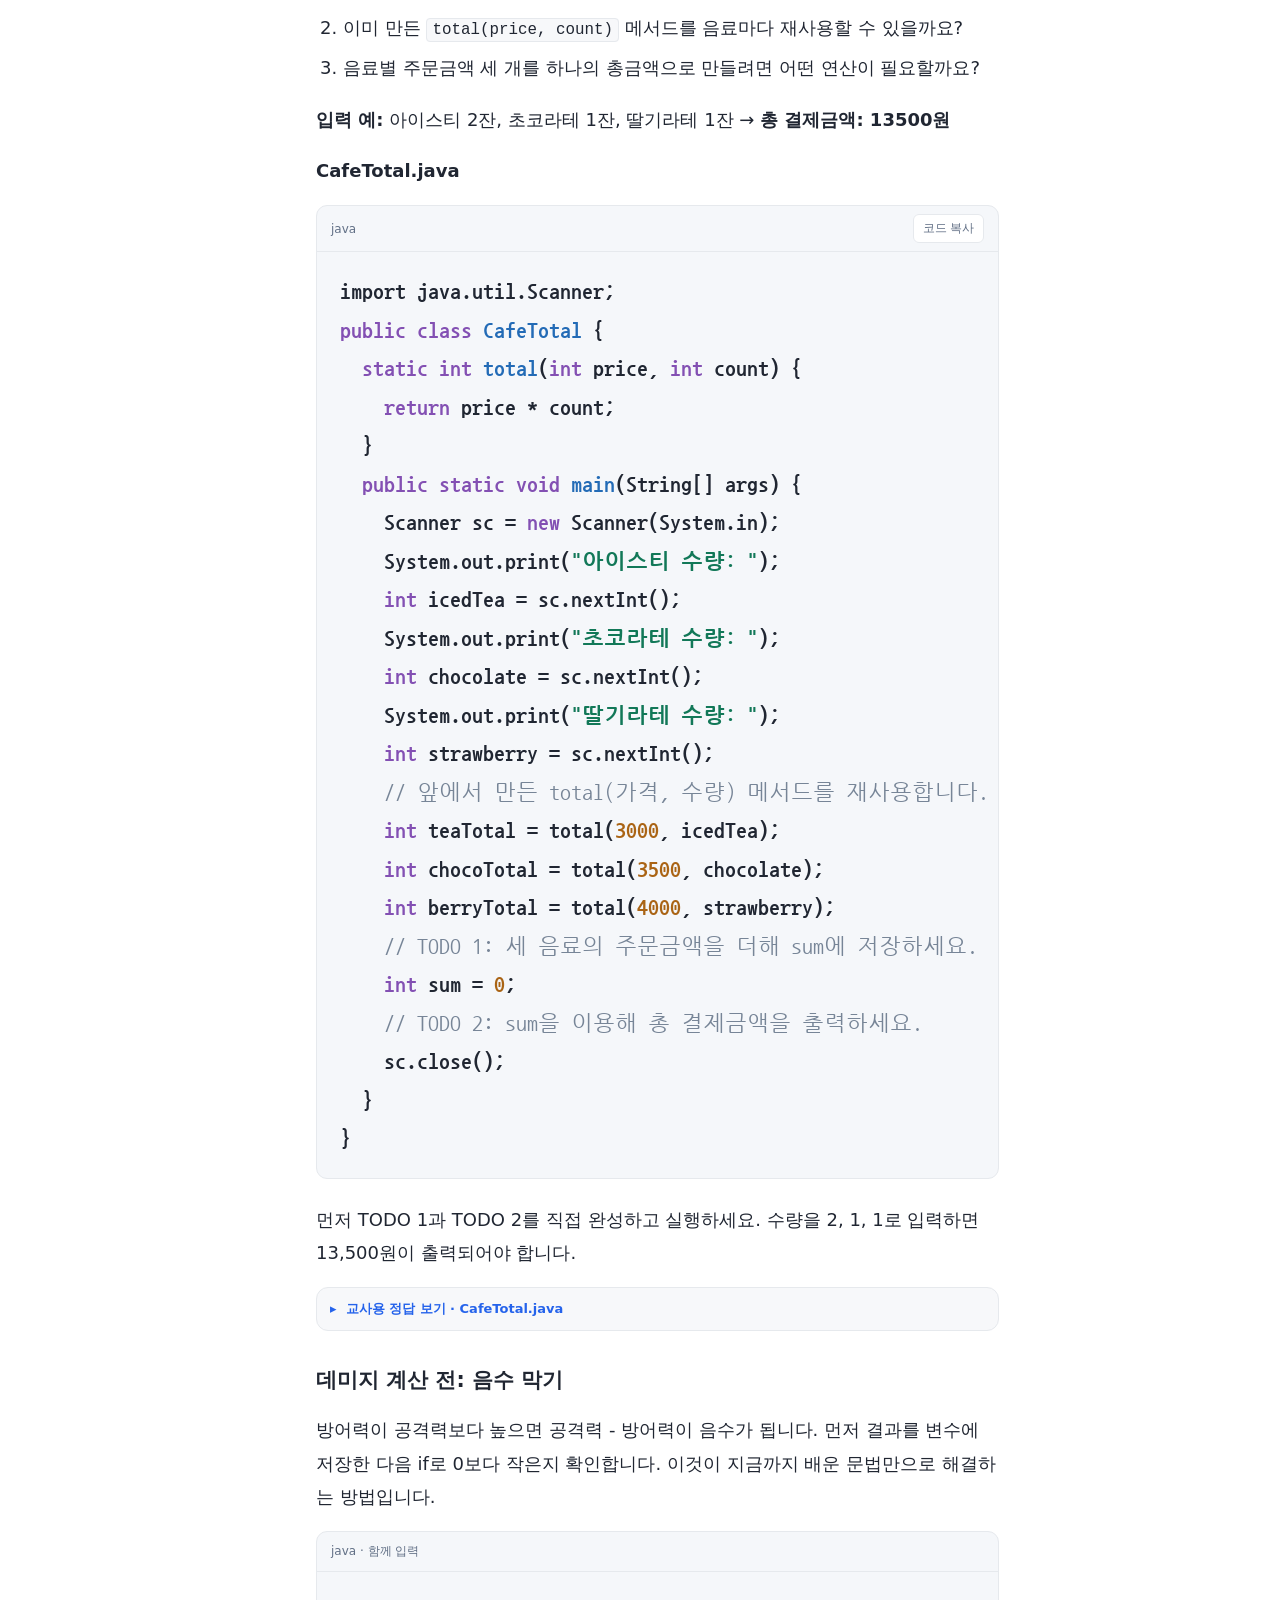
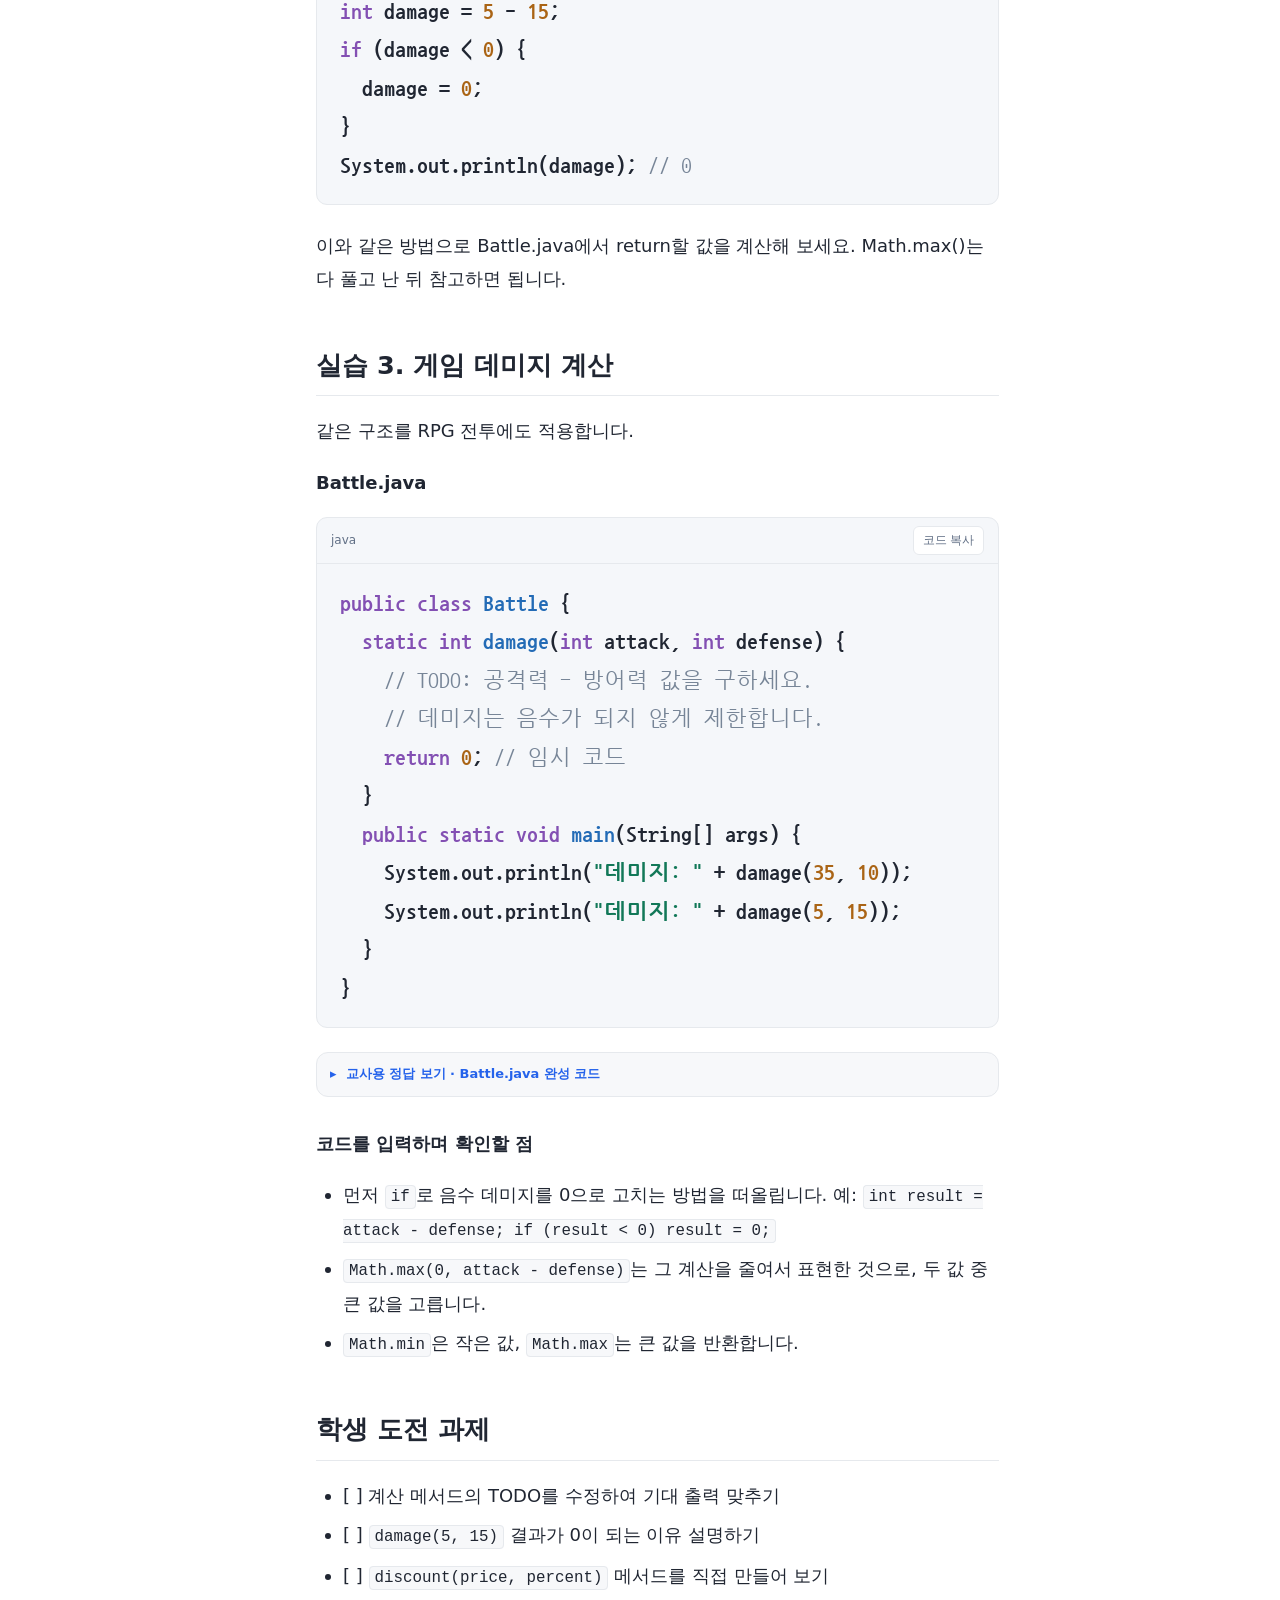
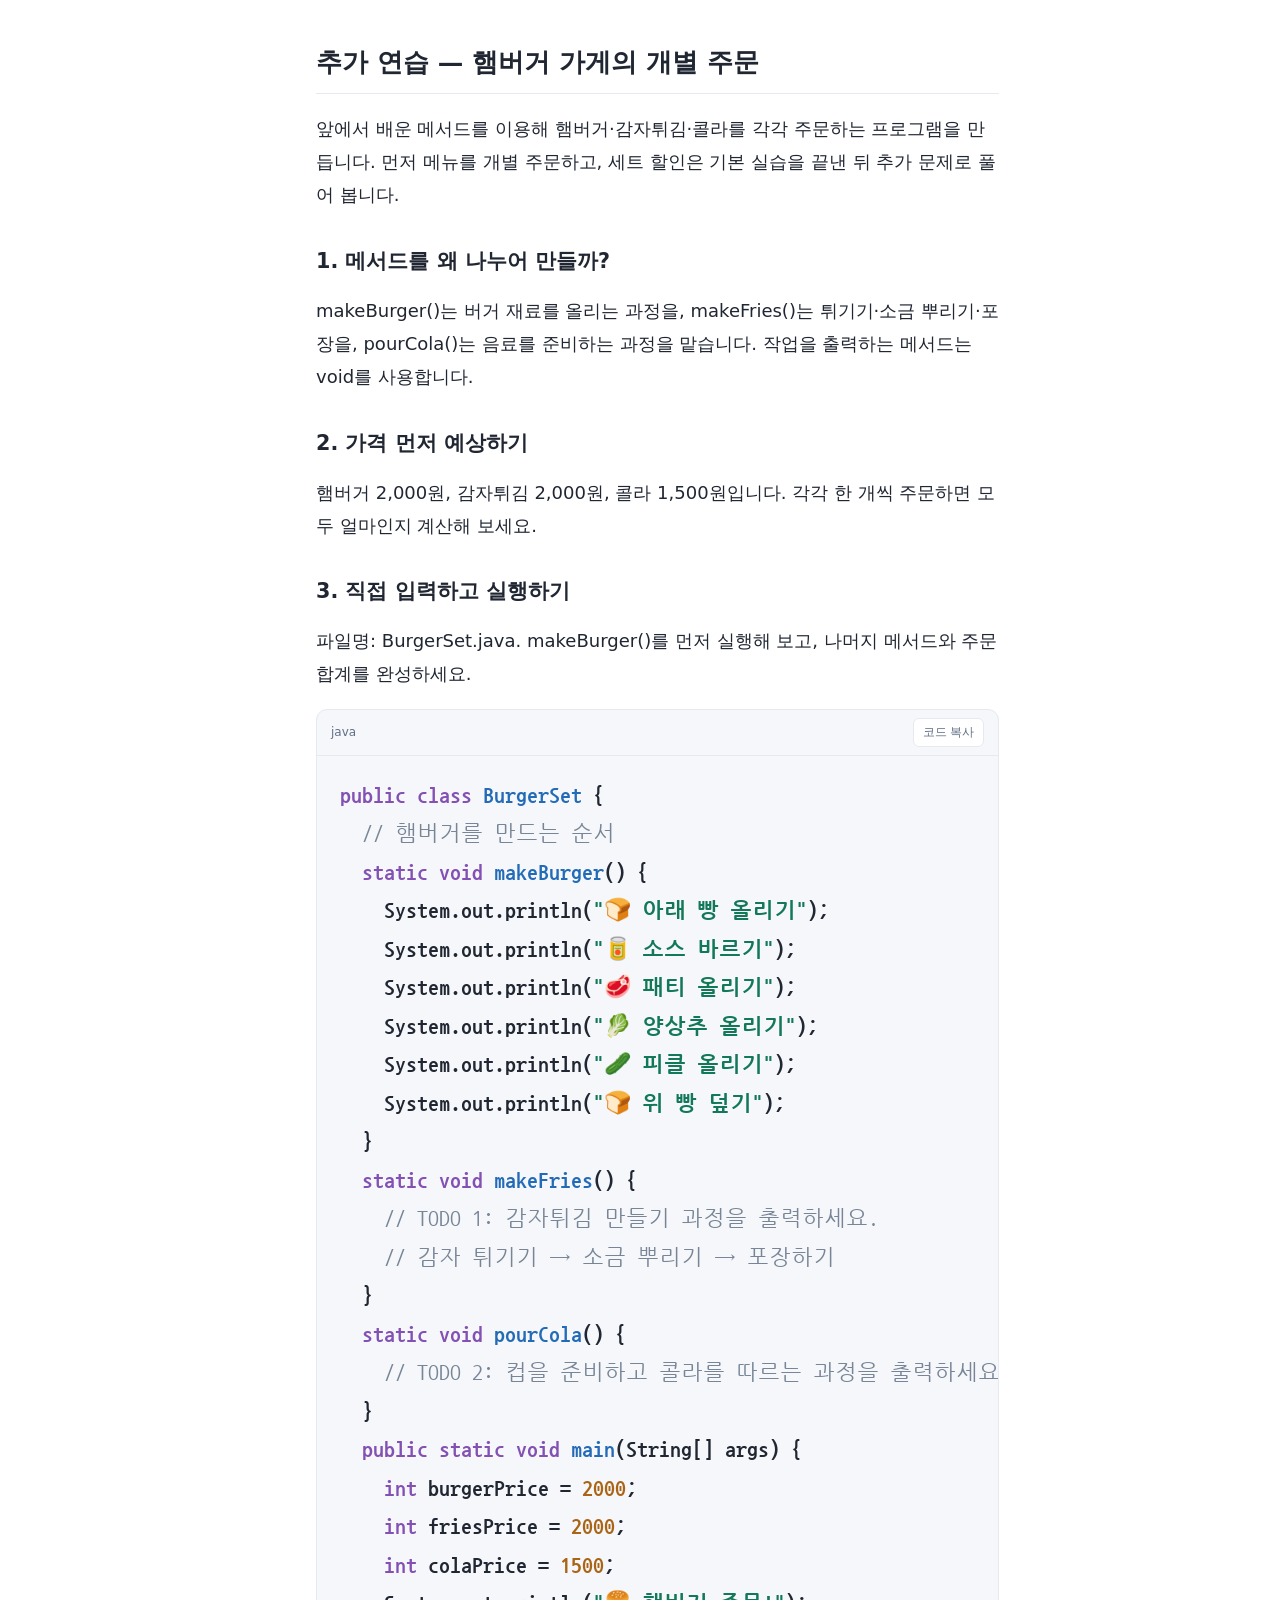
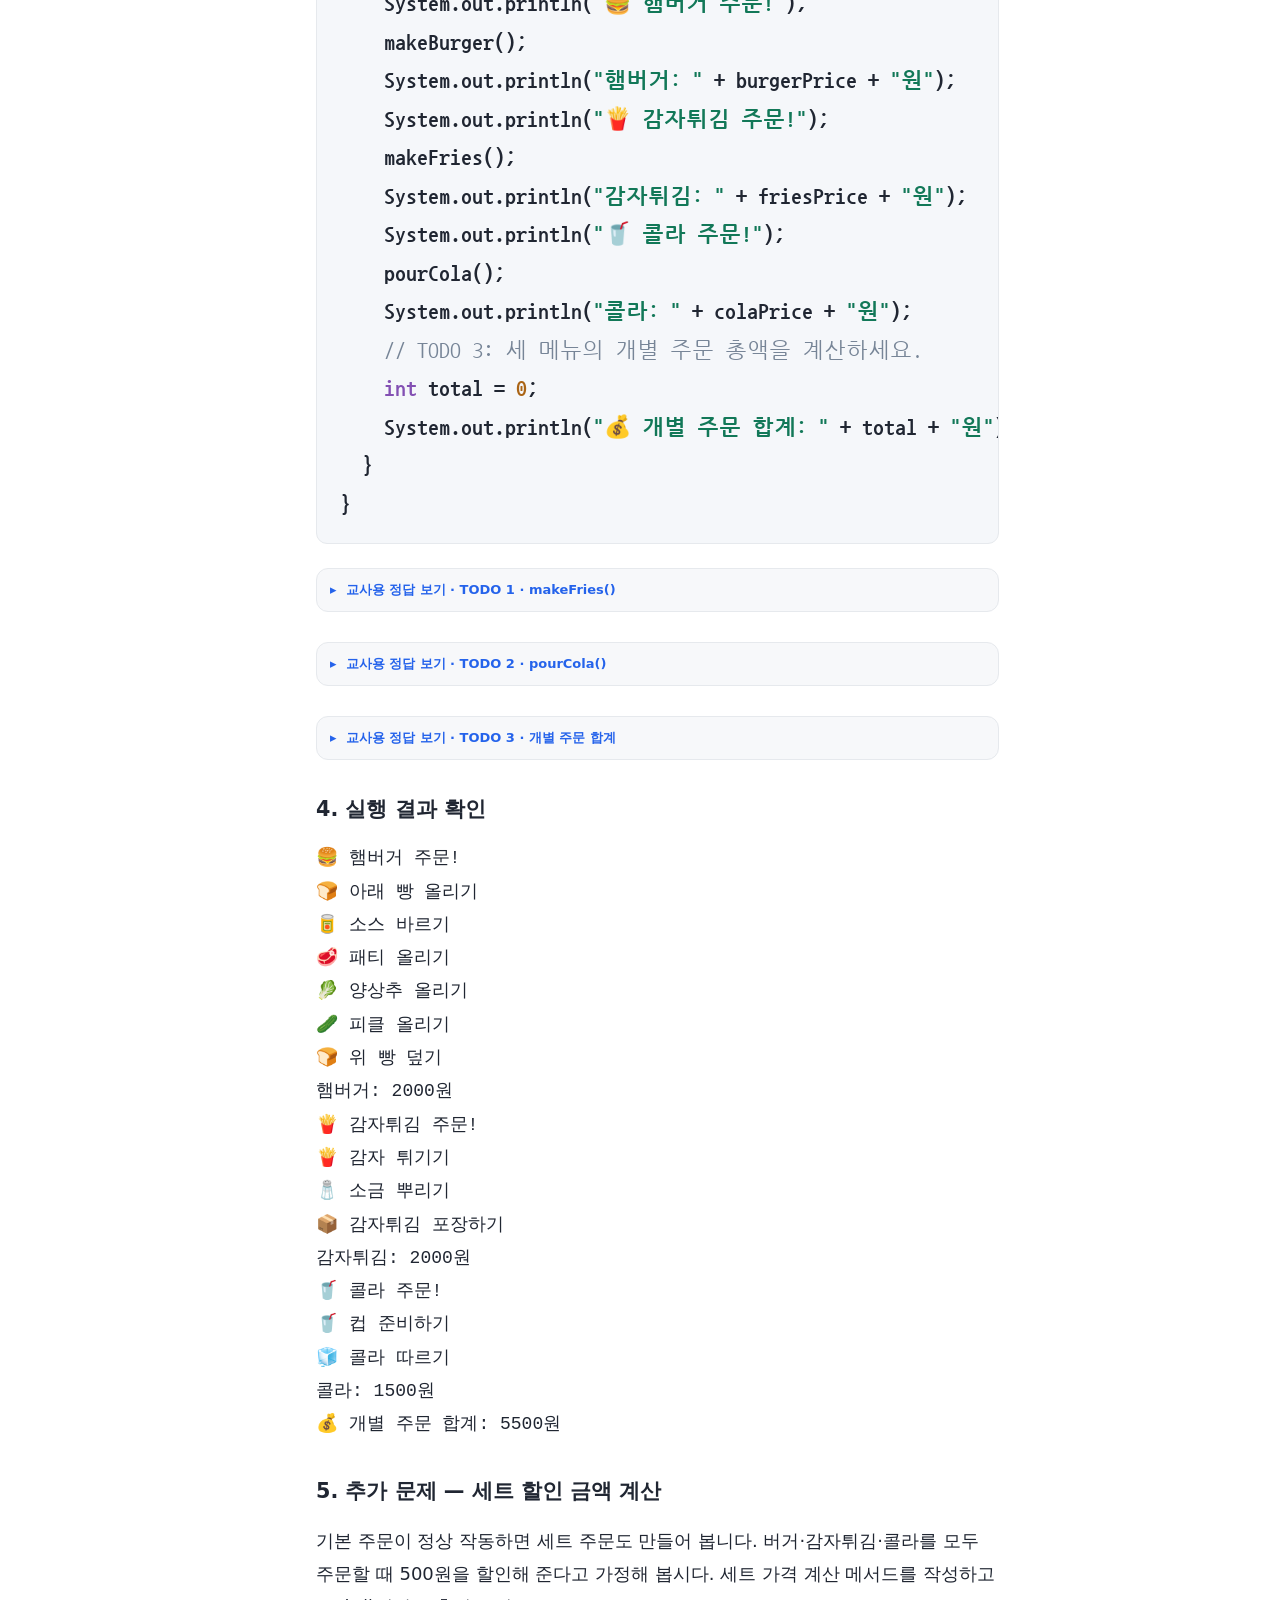
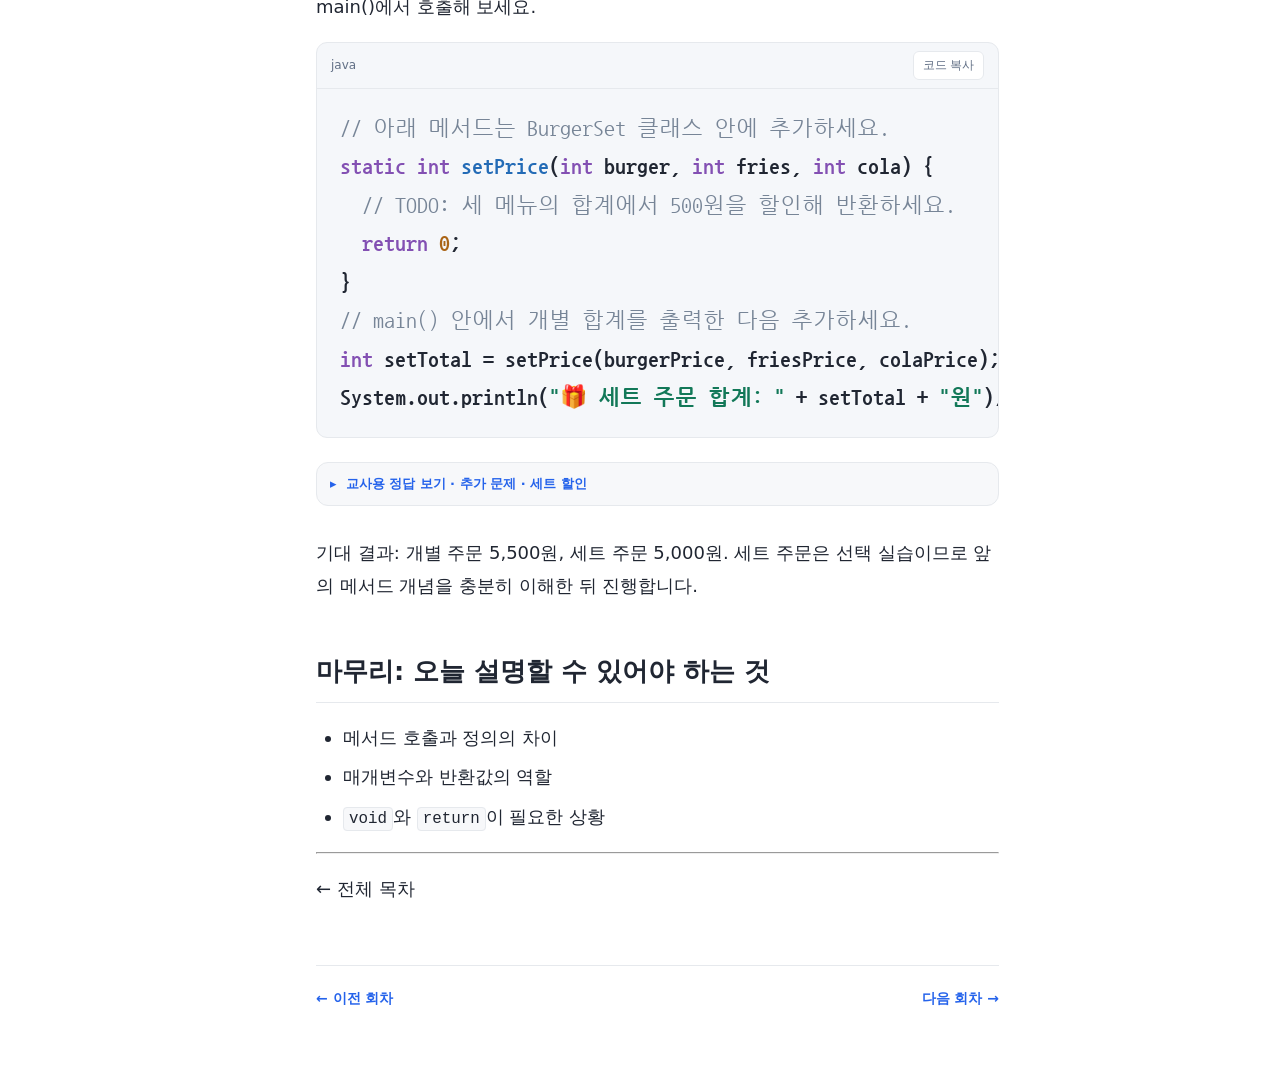
<file: lesson05.html>
<!DOCTYPE html>

<html lang="ko"><head><meta charset="utf-8"/><meta content="width=device-width,initial-scale=1" name="viewport"/><meta content="noindex,nofollow" name="robots"/><title>5회차 · 메서드 | Java 수업</title><link href="assets/style.css" rel="stylesheet"/></head><body>
<header class="topbar"><button aria-label="목차 열기" class="menu-toggle">☰</button><a class="brand" href="index.html"><span class="brand-mark">J</span> Java 프로그래밍 <small>30시간 수업</small></a><div class="top-actions"><button aria-label="글자 축소" id="font-minus">A−</button><button aria-label="글자 확대" id="font-plus">A+</button><button aria-label="다크 모드 전환" id="theme">◐</button></div></header>
<div class="layout"><aside class="sidebar"><div class="sidebar-title">전체 수업 <small>10회 · 30시간</small></div><a class="chapter" href="lesson01.html"><b>01</b><span>출력과 변수</span></a><a class="chapter" href="lesson02.html"><b>02</b><span>입력과 조건문</span></a><a class="chapter" href="lesson03.html"><b>03</b><span>반복문</span></a><a class="chapter" href="lesson04.html"><b>04</b><span>배열과 문자열</span></a><a aria-current="page" class="chapter active" href="lesson05.html"><b>05</b><span>메서드</span></a><a class="chapter" href="lesson06.html"><b>06</b><span>클래스와 객체</span></a><a class="chapter" href="lesson07.html"><b>07</b><span>목록과 장바구니</span></a><a class="chapter" href="lesson08.html"><b>08</b><span>키오스크 주문</span></a><a class="chapter" href="lesson09.html"><b>09</b><span>키오스크 결제</span></a><a class="chapter" href="lesson10.html"><b>10</b><span>최종 프로젝트</span></a><div class="sidebar-foot">교사용 화면 공유 교재<br/>학생에게 전체 사이트를 공개하지 마세요.</div></aside>
<main class="main"><div class="top-meta"><strong class="teacher-mode-badge">교사용 해설 포함</strong>JAVA · 실습 중심 수업 <span>05 / 10</span></div><article class="article gb-body"><h1 id="05회차-메서드">05회차 | 메서드</h1>
<blockquote>
<p>3시간 · 메서드 · 매개변수 · return · void</p>
</blockquote><section aria-labelledby="pf-title-5" class="pf-section">
<h2 class="pf-title" id="요구사항-분석과-문제-분해">🎯 요구사항 분석과 문제 분해 <small>Problem Framing</small></h2>
<p class="pf-lead">코드를 입력하기 전에 먼저 무엇을 만들어야 하는지 정리하고, 해결 과정을 작은 단계로 나눠 봅시다.</p>
<div class="pf-cards"><div class="pf-card"><h3>🔎 1. 요구사항 분석하기</h3><p><strong>오늘 해결할 문제</strong><br/>버거 조립·감자튀김·콜라 준비를 각각 메서드로 나누고 주문 금액 계산하기</p><dl><div><dt>입력</dt><dd>주문 메뉴와 수량</dd></div><div><dt>출력</dt><dd>조리 단계와 개별 주문 합계</dd></div></dl></div>
<div class="pf-card"><h3>🧩 2. 문제를 작은 단계로 나누기</h3><ol class="pf-steps"><li><span class="pf-num">1</span><span>필요한 작업 나열하기</span></li><li><span class="pf-num">2</span><span>작업별 메서드 정하기</span></li><li><span class="pf-num">3</span><span>메서드를 순서대로 호출하기</span></li><li><span class="pf-num">4</span><span>가격 계산 결과 출력하기</span></li></ol></div></div>
<div class="pf-paper-area"><div class="pf-paper"><h3>✏️ 3. 종이에 순서도 그리기</h3><p class="pf-paper-note">아래는 한 가지 예입니다. 먼저 노트에 직접 화살표와 상자를 그려 보세요.</p><div class="pf-flow"><a class="pf-flow-zoom" href="assets/flowchart-05.svg" rel="noopener" target="_blank" title="순서도 크게 보기"><img alt="5회차 문제 해결 순서도" class="pf-flow-illustration" loading="lazy" src="assets/flowchart-05.svg"/></a></div></div>
<div class="pf-think"><h3>생각해 보기</h3><p>같은 조리 과정을 여러 번 쓰지 않으려면?</p><p class="pf-note">코드는 아직 쓰지 말고, 입력 → 판단·처리 → 출력 흐름을 말이나 그림으로 설명해 봅시다.</p><div class="pf-memo"><h4>간단한 로직 메모하기</h4><ul class="pf-checklist"><li>1 필요한 작업 나열하기</li><li>2 작업별 메서드 정하기</li><li>3 메서드를 순서대로 호출하기</li><li>4 가격 계산 결과 출력하기</li></ul></div><div class="pf-tip"><h4>이렇게 생각해요!</h4><p>반복되는 계산은 메서드로 묶어 다시 호출해요.</p></div></div></div>
</section>
<h2 id="오늘-해결할-문제">오늘 해결할 문제</h2>
<p>게임에서 공격 데미지를 계산하고 키오스크에서 주문 금액을 계산하는 코드가 여러 곳에 반복됩니다. 같은 일을 하는 코드를 하나의 기능으로 묶을 수 있을까요?</p>
<h3 id="코드를-보기-전에-생각하기">코드를 보기 전에 생각하기</h3>
<ol>
<li>가격 × 수량 계산이 다섯 번 필요하면 코드를 다섯 번 복사해야 할까요?</li>
<li>계산에 필요한 두 값을 메서드에 어떻게 전달할까요?</li>
<li>화면 출력과 계산 결과 반환은 어떻게 다를까요?</li>
</ol>
<blockquote>
<p>먼저 말이나 그림으로 해결 방법을 설명한 뒤 코드를 입력합니다. 교사는 이 단계에서 완성 코드를 공개하지 않습니다.</p>
</blockquote>
<h2 id="수업-진행">수업 진행</h2>
<table>
<thead>
<tr>
<th>단계</th>
<th style="text-align:right">시간</th>
<th>활동</th>
</tr>
</thead>
<tbody>
<tr>
<td>문제 이해·복습</td>
<td style="text-align:right">25분</td>
<td>현상 관찰, 해결 방법 예상</td>
</tr>
<tr>
<td>1차 실습</td>
<td style="text-align:right">45분</td>
<td>기본 문법 직접 입력·실행</td>
</tr>
<tr>
<td>2차 실습</td>
<td style="text-align:right">55분</td>
<td>RPG와 음료 키오스크에 교차 적용</td>
</tr>
<tr>
<td>개별 확장</td>
<td style="text-align:right">40분</td>
<td>빈칸 완성·기능 변경·오류 찾기</td>
</tr>
<tr>
<td>공유·정리</td>
<td style="text-align:right">15분</td>
<td>자기 코드 설명, 결과 확인</td>
</tr>
</tbody>
</table>
<h2 id="개념-먼저-배우기-메서드는-이름-붙인-작업">개념 먼저 배우기 — 메서드는 이름 붙인 작업</h2>
<p>같은 동작을 여러 번 써야 한다면 <strong>코드를 하나의 이름으로 묶어 호출</strong>할 수 있습니다. 이를 메서드라고 합니다.</p>
<div class="codebox"><div class="code-head"><span>java</span><button class="copy" type="button">코드 복사</button></div><pre><code class="highlight"><span class="kd">public</span><span class="w"> </span><span class="kd">class</span> <span class="nc">MethodIntro</span><span class="w"> </span><span class="p">{</span>
<span class="w">  </span><span class="kd">static</span><span class="w"> </span><span class="kt">void</span><span class="w"> </span><span class="nf">hello</span><span class="p">()</span><span class="w"> </span><span class="p">{</span><span class="w"> </span><span class="c1">// 메서드 정의: 무슨 일을 할지 작성</span>
<span class="w">    </span><span class="n">System</span><span class="p">.</span><span class="na">out</span><span class="p">.</span><span class="na">println</span><span class="p">(</span><span class="s">"안녕하세요!"</span><span class="p">);</span>
<span class="w">  </span><span class="p">}</span>
<span class="w">  </span><span class="kd">public</span><span class="w"> </span><span class="kd">static</span><span class="w"> </span><span class="kt">void</span><span class="w"> </span><span class="nf">main</span><span class="p">(</span><span class="n">String</span><span class="o">[]</span><span class="w"> </span><span class="n">args</span><span class="p">)</span><span class="w"> </span><span class="p">{</span>
<span class="w">    </span><span class="n">hello</span><span class="p">();</span><span class="w"> </span><span class="c1">// 메서드 호출: 실제 실행</span>
<span class="w">    </span><span class="n">hello</span><span class="p">();</span><span class="w"> </span><span class="c1">// 같은 메서드를 한 번 더 실행</span>
<span class="w">  </span><span class="p">}</span>
<span class="p">}</span></code></pre></div><ul>
<li><code>void</code>는 결과값을 돌려주지 않고 작업만 수행한다는 뜻입니다.</li>
<li><code>hello()</code>처럼 괄호를 붙이면 해당 메서드를 호출합니다.</li>
<li>이번에는 <code>main()</code>에서 바로 호출할 수 있도록 <code>static</code>을 붙입니다. 소속 개념은 클래스와 객체 단원에서 설명합니다.</li>
<li><strong>파일명을 <code>MethodIntro.java</code>로 저장</strong>하고 실행합니다.</li>
</ul>
<h2 id="실습-1-메서드-첫-사용">실습 1. 메서드 첫 사용</h2>
<p>이번에는 괄호 안에 이름을 전달하는 메서드를 사용합니다.</p>
<p><strong>Method.java</strong></p>
<div class="codebox"><div class="code-head"><span>java</span><button class="copy" type="button">코드 복사</button></div><pre><code class="highlight"><span class="kd">public</span><span class="w"> </span><span class="kd">class</span> <span class="nc">Method</span><span class="w"> </span><span class="p">{</span>
<span class="w">  </span><span class="kd">static</span><span class="w"> </span><span class="kt">void</span><span class="w"> </span><span class="nf">greet</span><span class="p">(</span><span class="n">String</span><span class="w"> </span><span class="n">name</span><span class="p">)</span><span class="w"> </span><span class="p">{</span>
<span class="w">    </span><span class="c1">// void: 돌려주는 결과 없이 실행만 한다.</span>
<span class="w">    </span><span class="n">System</span><span class="p">.</span><span class="na">out</span><span class="p">.</span><span class="na">println</span><span class="p">(</span><span class="n">name</span><span class="w"> </span><span class="o">+</span><span class="w"> </span><span class="s">"님, 환영합니다."</span><span class="p">);</span>
<span class="w">  </span><span class="p">}</span>
<span class="w">  </span><span class="kd">public</span><span class="w"> </span><span class="kd">static</span><span class="w"> </span><span class="kt">void</span><span class="w"> </span><span class="nf">main</span><span class="p">(</span><span class="n">String</span><span class="o">[]</span><span class="w"> </span><span class="n">args</span><span class="p">)</span><span class="w"> </span><span class="p">{</span>
<span class="w">    </span><span class="n">greet</span><span class="p">(</span><span class="s">"민수"</span><span class="p">);</span>
<span class="w">    </span><span class="n">greet</span><span class="p">(</span><span class="s">"지연"</span><span class="p">);</span>
<span class="w">  </span><span class="p">}</span>
<span class="p">}</span></code></pre></div><p><strong>코드를 입력하며 확인할 점</strong></p>
<ul>
<li><code>name</code>은 메서드가 전달받는 값(매개변수)입니다.</li>
<li>지금은 <code>main</code>에서 바로 호출하기 위해 <code>static</code>을 사용합니다. 클래스와 객체를 배운 뒤 다시 설명합니다.</li>
</ul>
<h2 id="개념-먼저-배우기-매개변수와-return">개념 먼저 배우기 — 매개변수와 return</h2>
<p>메서드는 계산에 필요한 값을 <strong>매개변수</strong>로 받아 사용하고, <code>return</code>으로 결과를 호출한 곳에 돌려줄 수 있습니다.</p>
<div class="codebox"><div class="code-head"><span>java</span><button class="copy" type="button">코드 복사</button></div><pre><code class="highlight"><span class="kd">static</span><span class="w"> </span><span class="kt">int</span><span class="w"> </span><span class="nf">doubleIt</span><span class="p">(</span><span class="kt">int</span><span class="w"> </span><span class="n">number</span><span class="p">)</span><span class="w"> </span><span class="p">{</span><span class="w"> </span><span class="c1">// int 결과를 돌려주는 메서드</span>
<span class="w">  </span><span class="k">return</span><span class="w"> </span><span class="n">number</span><span class="w"> </span><span class="o">*</span><span class="w"> </span><span class="mi">2</span><span class="p">;</span><span class="w"> </span><span class="c1">// 결과를 반환하고 종료</span>
<span class="p">}</span>
<span class="c1">// main 안에서 호출하는 예:</span>
<span class="n">System</span><span class="p">.</span><span class="na">out</span><span class="p">.</span><span class="na">println</span><span class="p">(</span><span class="n">doubleIt</span><span class="p">(</span><span class="mi">4</span><span class="p">));</span><span class="w"> </span><span class="c1">// 8</span></code></pre></div><p><code>return</code>은 단순히 화면에 출력하는 명령이 아닙니다. 결과를 <strong>다른 코드에서 다시 사용할 수 있게 전달</strong>하는 명령입니다.</p>
<h2 id="실습-2-주문금액-계산">실습 2. 주문금액 계산</h2>
<p>가격과 수량을 메서드에 전달해 주문 금액을 계산합니다. 이번에는 계산한 숫자만 출력하지 않고, 어떤 음료를 몇 잔 주문했고 얼마인지 한 문장으로 보여줍니다.</p>
<p><strong>Calc.java</strong></p>
<div class="codebox"><div class="code-head"><span>java</span><button class="copy" type="button">코드 복사</button></div><pre><code class="highlight"><span class="kd">public</span><span class="w"> </span><span class="kd">class</span> <span class="nc">Calc</span><span class="w"> </span><span class="p">{</span>
<span class="w">  </span><span class="kd">static</span><span class="w"> </span><span class="kt">int</span><span class="w"> </span><span class="nf">total</span><span class="p">(</span><span class="kt">int</span><span class="w"> </span><span class="n">price</span><span class="p">,</span><span class="w"> </span><span class="kt">int</span><span class="w"> </span><span class="n">count</span><span class="p">)</span><span class="w"> </span><span class="p">{</span>
<span class="w">    </span><span class="c1">// TODO: 가격 × 수량을 계산해서 return 하세요.</span>
<span class="w">    </span><span class="k">return</span><span class="w"> </span><span class="mi">0</span><span class="p">;</span><span class="w"> </span><span class="c1">// 임시 코드. TODO를 해결하면 이 줄을 바꾸세요.</span>
<span class="w">  </span><span class="p">}</span>
<span class="w">  </span><span class="kd">public</span><span class="w"> </span><span class="kd">static</span><span class="w"> </span><span class="kt">void</span><span class="w"> </span><span class="nf">main</span><span class="p">(</span><span class="n">String</span><span class="o">[]</span><span class="w"> </span><span class="n">args</span><span class="p">)</span><span class="w"> </span><span class="p">{</span>
<span class="w">    </span><span class="c1">// 음료 이름과 수량, 계산된 금액을 함께 출력합니다.</span>
<span class="w">    </span><span class="n">System</span><span class="p">.</span><span class="na">out</span><span class="p">.</span><span class="na">println</span><span class="p">(</span><span class="s">"아이스티 2잔 주문: "</span><span class="w"> </span><span class="o">+</span><span class="w"> </span><span class="n">total</span><span class="p">(</span><span class="mi">3000</span><span class="p">,</span><span class="w"> </span><span class="mi">2</span><span class="p">)</span><span class="w"> </span><span class="o">+</span><span class="w"> </span><span class="s">"원"</span><span class="p">);</span>
<span class="w">    </span><span class="n">System</span><span class="p">.</span><span class="na">out</span><span class="p">.</span><span class="na">println</span><span class="p">(</span><span class="s">"초코라테 3잔 주문: "</span><span class="w"> </span><span class="o">+</span><span class="w"> </span><span class="n">total</span><span class="p">(</span><span class="mi">3500</span><span class="p">,</span><span class="w"> </span><span class="mi">3</span><span class="p">)</span><span class="w"> </span><span class="o">+</span><span class="w"> </span><span class="s">"원"</span><span class="p">);</span>
<span class="w">  </span><span class="p">}</span>
<span class="p">}</span></code></pre></div><details class="teacher-answer" data-answer-only="true" data-teacher-answer=""><summary>교사용 정답 보기 · Calc.java 완성 코드</summary><div class="teacher-answer-body"><div class="codebox"><div class="code-head"><span>Calc.java</span><button class="copy" type="button">코드 복사</button></div><pre><code class="highlight"><span class="k">return</span><span class="w"> </span><span class="n">price</span><span class="w"> </span><span class="o">*</span><span class="w"> </span><span class="n">count</span><span class="p">;</span></code></pre></div></div></details><p><strong>코드를 입력하며 확인할 점</strong></p>
<ul>
<li><code>int</code>는 메서드가 돌려주는 결과의 자료형입니다.</li>
<li><code>return</code>은 값을 호출한 곳으로 돌려주고 메서드를 끝냅니다.</li>
<li>문자열과 계산 결과를 <code>+</code>로 연결하면, 주문 내역과 금액을 같은 줄에 출력할 수 있습니다.</li></ul><p><strong>예상 실행 결과</strong></p><pre>아이스티 2잔 주문: 6000원
초코라테 3잔 주문: 10500원</pre>
<p><strong>추가 연습:</strong> 레몬에이드(3,500원) 수량도 입력받아 총금액에 포함해 보세요. 코드를 먼저 작성한 뒤 실행 결과를 확인합니다.</p>
<p><strong>확인할 점:</strong> <code>total()</code>을 세 번 호출한 결과를 더합니다. 메서드가 돌려준 값은 변수에 저장하거나 다른 계산에 바로 사용할 수 있습니다.</p>
<h2 id="실습-2-추가-카페-주문-총금액">실습 2-1. 카페에서 받은 주문으로 총금액 계산하기</h2><p>앞에서는 음료 한 종류의 <code>가격 × 수량</code>을 계산했습니다. 이번에는 손님이 <strong>아이스티, 초코라테, 딸기라테</strong>를 각각 몇 잔 주문했는지 입력받고, 음료별 주문금액을 합산해 봅니다.</p><p><strong>메뉴 가격:</strong> 아이스티 3,000원 · 초코라테 3,500원 · 딸기라테 4,000원</p><h3 id="실습-2-추가-먼저-생각하기">코드 입력 전 생각하기</h3><ol><li>아이스티 2잔, 초코라테 1잔, 딸기라테 1잔이라면 총금액은 얼마일까요?</li><li>이미 만든 <code>total(price, count)</code> 메서드를 음료마다 재사용할 수 있을까요?</li><li>음료별 주문금액 세 개를 하나의 총금액으로 만들려면 어떤 연산이 필요할까요?</li></ol><p><strong>입력 예:</strong> 아이스티 2잔, 초코라테 1잔, 딸기라테 1잔 → <strong>총 결제금액: 13500원</strong></p><p><strong>CafeTotal.java</strong></p><div class="codebox"><div class="code-head"><span>java</span><button class="copy" type="button">코드 복사</button></div><pre><code class="highlight"><span class="kn">import</span><span class="w"> </span><span class="nn">java.util.Scanner</span><span class="p">;</span>
<span class="kd">public</span><span class="w"> </span><span class="kd">class</span> <span class="nc">CafeTotal</span><span class="w"> </span><span class="p">{</span>
<span class="w">  </span><span class="kd">static</span><span class="w"> </span><span class="kt">int</span><span class="w"> </span><span class="nf">total</span><span class="p">(</span><span class="kt">int</span><span class="w"> </span><span class="n">price</span><span class="p">,</span><span class="w"> </span><span class="kt">int</span><span class="w"> </span><span class="n">count</span><span class="p">)</span><span class="w"> </span><span class="p">{</span>
<span class="w">    </span><span class="k">return</span><span class="w"> </span><span class="n">price</span><span class="w"> </span><span class="o">*</span><span class="w"> </span><span class="n">count</span><span class="p">;</span>
<span class="w">  </span><span class="p">}</span>
<span class="w">  </span><span class="kd">public</span><span class="w"> </span><span class="kd">static</span><span class="w"> </span><span class="kt">void</span><span class="w"> </span><span class="nf">main</span><span class="p">(</span><span class="n">String</span><span class="o">[]</span><span class="w"> </span><span class="n">args</span><span class="p">)</span><span class="w"> </span><span class="p">{</span>
<span class="w">    </span><span class="n">Scanner</span><span class="w"> </span><span class="n">sc</span><span class="w"> </span><span class="o">=</span><span class="w"> </span><span class="k">new</span><span class="w"> </span><span class="n">Scanner</span><span class="p">(</span><span class="n">System</span><span class="p">.</span><span class="na">in</span><span class="p">);</span>
<span class="w">    </span><span class="n">System</span><span class="p">.</span><span class="na">out</span><span class="p">.</span><span class="na">print</span><span class="p">(</span><span class="s">"아이스티 수량: "</span><span class="p">);</span>
<span class="w">    </span><span class="kt">int</span><span class="w"> </span><span class="n">icedTea</span><span class="w"> </span><span class="o">=</span><span class="w"> </span><span class="n">sc</span><span class="p">.</span><span class="na">nextInt</span><span class="p">();</span>
<span class="w">    </span><span class="n">System</span><span class="p">.</span><span class="na">out</span><span class="p">.</span><span class="na">print</span><span class="p">(</span><span class="s">"초코라테 수량: "</span><span class="p">);</span>
<span class="w">    </span><span class="kt">int</span><span class="w"> </span><span class="n">chocolate</span><span class="w"> </span><span class="o">=</span><span class="w"> </span><span class="n">sc</span><span class="p">.</span><span class="na">nextInt</span><span class="p">();</span>
<span class="w">    </span><span class="n">System</span><span class="p">.</span><span class="na">out</span><span class="p">.</span><span class="na">print</span><span class="p">(</span><span class="s">"딸기라테 수량: "</span><span class="p">);</span>
<span class="w">    </span><span class="kt">int</span><span class="w"> </span><span class="n">strawberry</span><span class="w"> </span><span class="o">=</span><span class="w"> </span><span class="n">sc</span><span class="p">.</span><span class="na">nextInt</span><span class="p">();</span>
<span class="w">    </span><span class="c1">// 앞에서 만든 total(가격, 수량) 메서드를 재사용합니다.</span>
<span class="w">    </span><span class="kt">int</span><span class="w"> </span><span class="n">teaTotal</span><span class="w"> </span><span class="o">=</span><span class="w"> </span><span class="n">total</span><span class="p">(</span><span class="mi">3000</span><span class="p">,</span><span class="w"> </span><span class="n">icedTea</span><span class="p">);</span>
<span class="w">    </span><span class="kt">int</span><span class="w"> </span><span class="n">chocoTotal</span><span class="w"> </span><span class="o">=</span><span class="w"> </span><span class="n">total</span><span class="p">(</span><span class="mi">3500</span><span class="p">,</span><span class="w"> </span><span class="n">chocolate</span><span class="p">);</span>
<span class="w">    </span><span class="kt">int</span><span class="w"> </span><span class="n">berryTotal</span><span class="w"> </span><span class="o">=</span><span class="w"> </span><span class="n">total</span><span class="p">(</span><span class="mi">4000</span><span class="p">,</span><span class="w"> </span><span class="n">strawberry</span><span class="p">);</span>
<span class="w">    </span><span class="c1">// TODO 1: 세 음료의 주문금액을 더해 sum에 저장하세요.</span>
<span class="w">    </span><span class="kt">int</span><span class="w"> </span><span class="n">sum</span><span class="w"> </span><span class="o">=</span><span class="w"> </span><span class="mi">0</span><span class="p">;</span>
<span class="w">    </span><span class="c1">// TODO 2: sum을 이용해 총 결제금액을 출력하세요.</span>
<span class="w">    </span><span class="n">sc</span><span class="p">.</span><span class="na">close</span><span class="p">();</span>
<span class="w">  </span><span class="p">}</span>
<span class="p">}</span></code></pre></div><p>먼저 TODO 1과 TODO 2를 직접 완성하고 실행하세요. 수량을 2, 1, 1로 입력하면 13,500원이 출력되어야 합니다.</p><details class="teacher-answer" data-answer-only="true" data-teacher-answer=""><summary>교사용 정답 보기 · CafeTotal.java</summary><div class="teacher-answer-body"><div class="codebox"><div class="code-head"><span>java</span><button class="copy" type="button">코드 복사</button></div><pre><code class="highlight"><span class="kt">int</span><span class="w"> </span><span class="n">sum</span><span class="w"> </span><span class="o">=</span><span class="w"> </span><span class="n">teaTotal</span><span class="w"> </span><span class="o">+</span><span class="w"> </span><span class="n">chocoTotal</span><span class="w"> </span><span class="o">+</span><span class="w"> </span><span class="n">berryTotal</span><span class="p">;</span>
<span class="n">System</span><span class="p">.</span><span class="na">out</span><span class="p">.</span><span class="na">println</span><span class="p">(</span><span class="s">"총 결제금액: "</span><span class="w"> </span><span class="o">+</span><span class="w"> </span><span class="n">sum</span><span class="w"> </span><span class="o">+</span><span class="w"> </span><span class="s">"원"</span><span class="p">);</span></code></pre></div></div></details><h3>데미지 계산 전: 음수 막기</h3><p>방어력이 공격력보다 높으면 공격력 - 방어력이 음수가 됩니다. 먼저 결과를 변수에 저장한 다음 if로 0보다 작은지 확인합니다. 이것이 지금까지 배운 문법만으로 해결하는 방법입니다.</p><div class="codebox"><div class="code-head"><span>java · 함께 입력</span></div><pre><code class="highlight"><span class="kt">int</span><span class="w"> </span><span class="n">damage</span><span class="w"> </span><span class="o">=</span><span class="w"> </span><span class="mi">5</span><span class="w"> </span><span class="o">-</span><span class="w"> </span><span class="mi">15</span><span class="p">;</span>
<span class="k">if</span><span class="w"> </span><span class="p">(</span><span class="n">damage</span><span class="w"> </span><span class="o">&lt;</span><span class="w"> </span><span class="mi">0</span><span class="p">)</span><span class="w"> </span><span class="p">{</span>
<span class="w">  </span><span class="n">damage</span><span class="w"> </span><span class="o">=</span><span class="w"> </span><span class="mi">0</span><span class="p">;</span>
<span class="p">}</span>
<span class="n">System</span><span class="p">.</span><span class="na">out</span><span class="p">.</span><span class="na">println</span><span class="p">(</span><span class="n">damage</span><span class="p">);</span><span class="w"> </span><span class="c1">// 0</span></code></pre></div><p>이와 같은 방법으로 Battle.java에서 return할 값을 계산해 보세요. Math.max()는 다 풀고 난 뒤 참고하면 됩니다.</p><h2 id="실습-3-게임-데미지-계산">실습 3. 게임 데미지 계산</h2>
<p>같은 구조를 RPG 전투에도 적용합니다.</p>
<p><strong>Battle.java</strong></p>
<div class="codebox"><div class="code-head"><span>java</span><button class="copy" type="button">코드 복사</button></div><pre><code class="highlight"><span class="kd">public</span><span class="w"> </span><span class="kd">class</span> <span class="nc">Battle</span><span class="w"> </span><span class="p">{</span>
<span class="w">  </span><span class="kd">static</span><span class="w"> </span><span class="kt">int</span><span class="w"> </span><span class="nf">damage</span><span class="p">(</span><span class="kt">int</span><span class="w"> </span><span class="n">attack</span><span class="p">,</span><span class="w"> </span><span class="kt">int</span><span class="w"> </span><span class="n">defense</span><span class="p">)</span><span class="w"> </span><span class="p">{</span>
<span class="w">    </span><span class="c1">// TODO: 공격력 - 방어력 값을 구하세요.</span>
<span class="w">    </span><span class="c1">// 데미지는 음수가 되지 않게 제한합니다.</span>
<span class="w">    </span><span class="k">return</span><span class="w"> </span><span class="mi">0</span><span class="p">;</span><span class="w"> </span><span class="c1">// 임시 코드</span>
<span class="w">  </span><span class="p">}</span>
<span class="w">  </span><span class="kd">public</span><span class="w"> </span><span class="kd">static</span><span class="w"> </span><span class="kt">void</span><span class="w"> </span><span class="nf">main</span><span class="p">(</span><span class="n">String</span><span class="o">[]</span><span class="w"> </span><span class="n">args</span><span class="p">)</span><span class="w"> </span><span class="p">{</span>
<span class="w">    </span><span class="n">System</span><span class="p">.</span><span class="na">out</span><span class="p">.</span><span class="na">println</span><span class="p">(</span><span class="s">"데미지: "</span><span class="w"> </span><span class="o">+</span><span class="w"> </span><span class="n">damage</span><span class="p">(</span><span class="mi">35</span><span class="p">,</span><span class="w"> </span><span class="mi">10</span><span class="p">));</span>
<span class="w">    </span><span class="n">System</span><span class="p">.</span><span class="na">out</span><span class="p">.</span><span class="na">println</span><span class="p">(</span><span class="s">"데미지: "</span><span class="w"> </span><span class="o">+</span><span class="w"> </span><span class="n">damage</span><span class="p">(</span><span class="mi">5</span><span class="p">,</span><span class="w"> </span><span class="mi">15</span><span class="p">));</span>
<span class="w">  </span><span class="p">}</span>
<span class="p">}</span></code></pre></div><details class="teacher-answer" data-answer-only="true" data-teacher-answer=""><summary>교사용 정답 보기 · Battle.java 완성 코드</summary><div class="teacher-answer-body"><div class="codebox"><div class="code-head"><span>Battle.java</span><button class="copy" type="button">코드 복사</button></div><pre><code class="highlight"><span class="kt">int</span><span class="w"> </span><span class="n">result</span><span class="w"> </span><span class="o">=</span><span class="w"> </span><span class="n">attack</span><span class="w"> </span><span class="o">-</span><span class="w"> </span><span class="n">defense</span><span class="p">;</span>
<span class="k">if</span><span class="w"> </span><span class="p">(</span><span class="n">result</span><span class="w"> </span><span class="o">&lt;</span><span class="w"> </span><span class="mi">0</span><span class="p">)</span><span class="w"> </span><span class="p">{</span>
<span class="w">  </span><span class="n">result</span><span class="w"> </span><span class="o">=</span><span class="w"> </span><span class="mi">0</span><span class="p">;</span>
<span class="p">}</span>
<span class="k">return</span><span class="w"> </span><span class="n">result</span><span class="p">;</span></code></pre></div></div></details><p><strong>코드를 입력하며 확인할 점</strong></p>
<ul>
<li>먼저 <code>if</code>로 음수 데미지를 0으로 고치는 방법을 떠올립니다. 예: <code>int result = attack - defense; if (result &lt; 0) result = 0;</code></li>
<li><code>Math.max(0, attack - defense)</code>는 그 계산을 줄여서 표현한 것으로, 두 값 중 큰 값을 고릅니다.</li>
<li><code>Math.min</code>은 작은 값, <code>Math.max</code>는 큰 값을 반환합니다.</li>
</ul>
<h2 id="학생-도전-과제">학생 도전 과제</h2>
<ul>
<li>[ ] 계산 메서드의 TODO를 수정하여 기대 출력 맞추기</li>
<li>[ ] <code>damage(5, 15)</code> 결과가 0이 되는 이유 설명하기</li>
<li>[ ] <code>discount(price, percent)</code> 메서드를 직접 만들어 보기</li>
</ul>
<h2 id="추가-연습-햄버거-개별-주문">추가 연습 — 햄버거 가게의 개별 주문</h2><p>앞에서 배운 메서드를 이용해 햄버거·감자튀김·콜라를 각각 주문하는 프로그램을 만듭니다. 먼저 메뉴를 개별 주문하고, 세트 할인은 기본 실습을 끝낸 뒤 추가 문제로 풀어 봅니다.</p><h3>1. 메서드를 왜 나누어 만들까?</h3><p>makeBurger()는 버거 재료를 올리는 과정을, makeFries()는 튀기기·소금 뿌리기·포장을, pourCola()는 음료를 준비하는 과정을 맡습니다. 작업을 출력하는 메서드는 void를 사용합니다.</p><h3>2. 가격 먼저 예상하기</h3><p>햄버거 2,000원, 감자튀김 2,000원, 콜라 1,500원입니다. 각각 한 개씩 주문하면 모두 얼마인지 계산해 보세요.</p><h3>3. 직접 입력하고 실행하기</h3><p>파일명: BurgerSet.java. makeBurger()를 먼저 실행해 보고, 나머지 메서드와 주문 합계를 완성하세요.</p><div class="codebox"><div class="code-head"><span>java</span><button class="copy" type="button">코드 복사</button></div><pre><code class="highlight"><span class="kd">public</span><span class="w"> </span><span class="kd">class</span> <span class="nc">BurgerSet</span><span class="w"> </span><span class="p">{</span>
<span class="w">  </span><span class="c1">// 햄버거를 만드는 순서</span>
<span class="w">  </span><span class="kd">static</span><span class="w"> </span><span class="kt">void</span><span class="w"> </span><span class="nf">makeBurger</span><span class="p">()</span><span class="w"> </span><span class="p">{</span>
<span class="w">    </span><span class="n">System</span><span class="p">.</span><span class="na">out</span><span class="p">.</span><span class="na">println</span><span class="p">(</span><span class="s">"🍞 아래 빵 올리기"</span><span class="p">);</span>
<span class="w">    </span><span class="n">System</span><span class="p">.</span><span class="na">out</span><span class="p">.</span><span class="na">println</span><span class="p">(</span><span class="s">"🥫 소스 바르기"</span><span class="p">);</span>
<span class="w">    </span><span class="n">System</span><span class="p">.</span><span class="na">out</span><span class="p">.</span><span class="na">println</span><span class="p">(</span><span class="s">"🥩 패티 올리기"</span><span class="p">);</span>
<span class="w">    </span><span class="n">System</span><span class="p">.</span><span class="na">out</span><span class="p">.</span><span class="na">println</span><span class="p">(</span><span class="s">"🥬 양상추 올리기"</span><span class="p">);</span>
<span class="w">    </span><span class="n">System</span><span class="p">.</span><span class="na">out</span><span class="p">.</span><span class="na">println</span><span class="p">(</span><span class="s">"🥒 피클 올리기"</span><span class="p">);</span>
<span class="w">    </span><span class="n">System</span><span class="p">.</span><span class="na">out</span><span class="p">.</span><span class="na">println</span><span class="p">(</span><span class="s">"🍞 위 빵 덮기"</span><span class="p">);</span>
<span class="w">  </span><span class="p">}</span>
<span class="w">  </span><span class="kd">static</span><span class="w"> </span><span class="kt">void</span><span class="w"> </span><span class="nf">makeFries</span><span class="p">()</span><span class="w"> </span><span class="p">{</span>
<span class="w">    </span><span class="c1">// TODO 1: 감자튀김 만들기 과정을 출력하세요.</span>
<span class="w">    </span><span class="c1">// 감자 튀기기 → 소금 뿌리기 → 포장하기</span>
<span class="w">  </span><span class="p">}</span>
<span class="w">  </span><span class="kd">static</span><span class="w"> </span><span class="kt">void</span><span class="w"> </span><span class="nf">pourCola</span><span class="p">()</span><span class="w"> </span><span class="p">{</span>
<span class="w">    </span><span class="c1">// TODO 2: 컵을 준비하고 콜라를 따르는 과정을 출력하세요.</span>
<span class="w">  </span><span class="p">}</span>
<span class="w">  </span><span class="kd">public</span><span class="w"> </span><span class="kd">static</span><span class="w"> </span><span class="kt">void</span><span class="w"> </span><span class="nf">main</span><span class="p">(</span><span class="n">String</span><span class="o">[]</span><span class="w"> </span><span class="n">args</span><span class="p">)</span><span class="w"> </span><span class="p">{</span>
<span class="w">    </span><span class="kt">int</span><span class="w"> </span><span class="n">burgerPrice</span><span class="w"> </span><span class="o">=</span><span class="w"> </span><span class="mi">2000</span><span class="p">;</span>
<span class="w">    </span><span class="kt">int</span><span class="w"> </span><span class="n">friesPrice</span><span class="w"> </span><span class="o">=</span><span class="w"> </span><span class="mi">2000</span><span class="p">;</span>
<span class="w">    </span><span class="kt">int</span><span class="w"> </span><span class="n">colaPrice</span><span class="w"> </span><span class="o">=</span><span class="w"> </span><span class="mi">1500</span><span class="p">;</span>
<span class="w">    </span><span class="n">System</span><span class="p">.</span><span class="na">out</span><span class="p">.</span><span class="na">println</span><span class="p">(</span><span class="s">"🍔 햄버거 주문!"</span><span class="p">);</span>
<span class="w">    </span><span class="n">makeBurger</span><span class="p">();</span>
<span class="w">    </span><span class="n">System</span><span class="p">.</span><span class="na">out</span><span class="p">.</span><span class="na">println</span><span class="p">(</span><span class="s">"햄버거: "</span><span class="w"> </span><span class="o">+</span><span class="w"> </span><span class="n">burgerPrice</span><span class="w"> </span><span class="o">+</span><span class="w"> </span><span class="s">"원"</span><span class="p">);</span>
<span class="w">    </span><span class="n">System</span><span class="p">.</span><span class="na">out</span><span class="p">.</span><span class="na">println</span><span class="p">(</span><span class="s">"🍟 감자튀김 주문!"</span><span class="p">);</span>
<span class="w">    </span><span class="n">makeFries</span><span class="p">();</span>
<span class="w">    </span><span class="n">System</span><span class="p">.</span><span class="na">out</span><span class="p">.</span><span class="na">println</span><span class="p">(</span><span class="s">"감자튀김: "</span><span class="w"> </span><span class="o">+</span><span class="w"> </span><span class="n">friesPrice</span><span class="w"> </span><span class="o">+</span><span class="w"> </span><span class="s">"원"</span><span class="p">);</span>
<span class="w">    </span><span class="n">System</span><span class="p">.</span><span class="na">out</span><span class="p">.</span><span class="na">println</span><span class="p">(</span><span class="s">"🥤 콜라 주문!"</span><span class="p">);</span>
<span class="w">    </span><span class="n">pourCola</span><span class="p">();</span>
<span class="w">    </span><span class="n">System</span><span class="p">.</span><span class="na">out</span><span class="p">.</span><span class="na">println</span><span class="p">(</span><span class="s">"콜라: "</span><span class="w"> </span><span class="o">+</span><span class="w"> </span><span class="n">colaPrice</span><span class="w"> </span><span class="o">+</span><span class="w"> </span><span class="s">"원"</span><span class="p">);</span>
<span class="w">    </span><span class="c1">// TODO 3: 세 메뉴의 개별 주문 총액을 계산하세요.</span>
<span class="w">    </span><span class="kt">int</span><span class="w"> </span><span class="n">total</span><span class="w"> </span><span class="o">=</span><span class="w"> </span><span class="mi">0</span><span class="p">;</span>
<span class="w">    </span><span class="n">System</span><span class="p">.</span><span class="na">out</span><span class="p">.</span><span class="na">println</span><span class="p">(</span><span class="s">"💰 개별 주문 합계: "</span><span class="w"> </span><span class="o">+</span><span class="w"> </span><span class="n">total</span><span class="w"> </span><span class="o">+</span><span class="w"> </span><span class="s">"원"</span><span class="p">);</span>
<span class="w">  </span><span class="p">}</span>
<span class="p">}</span></code></pre></div><details class="teacher-answer" data-answer-only="true" data-teacher-answer=""><summary>교사용 정답 보기 · TODO 1 · makeFries()</summary><div class="teacher-answer-body"><div class="codebox"><div class="code-head"><span>정답</span><button class="copy" type="button">코드 복사</button></div><pre><code class="highlight"><span class="n">System</span><span class="p">.</span><span class="na">out</span><span class="p">.</span><span class="na">println</span><span class="p">(</span><span class="s">"🍟 감자 튀기기"</span><span class="p">);</span>
<span class="n">System</span><span class="p">.</span><span class="na">out</span><span class="p">.</span><span class="na">println</span><span class="p">(</span><span class="s">"🧂 소금 뿌리기"</span><span class="p">);</span>
<span class="n">System</span><span class="p">.</span><span class="na">out</span><span class="p">.</span><span class="na">println</span><span class="p">(</span><span class="s">"📦 감자튀김 포장하기"</span><span class="p">);</span></code></pre></div></div></details><details class="teacher-answer" data-answer-only="true" data-teacher-answer=""><summary>교사용 정답 보기 · TODO 2 · pourCola()</summary><div class="teacher-answer-body"><div class="codebox"><div class="code-head"><span>정답</span><button class="copy" type="button">코드 복사</button></div><pre><code class="highlight"><span class="n">System</span><span class="p">.</span><span class="na">out</span><span class="p">.</span><span class="na">println</span><span class="p">(</span><span class="s">"🥤 컵 준비하기"</span><span class="p">);</span>
<span class="n">System</span><span class="p">.</span><span class="na">out</span><span class="p">.</span><span class="na">println</span><span class="p">(</span><span class="s">"🧊 콜라 따르기"</span><span class="p">);</span></code></pre></div></div></details><details class="teacher-answer" data-answer-only="true" data-teacher-answer=""><summary>교사용 정답 보기 · TODO 3 · 개별 주문 합계</summary><div class="teacher-answer-body"><div class="codebox"><div class="code-head"><span>정답</span><button class="copy" type="button">코드 복사</button></div><pre><code class="highlight"><span class="kt">int</span><span class="w"> </span><span class="n">total</span><span class="w"> </span><span class="o">=</span><span class="w"> </span><span class="n">burgerPrice</span><span class="w"> </span><span class="o">+</span><span class="w"> </span><span class="n">friesPrice</span><span class="w"> </span><span class="o">+</span><span class="w"> </span><span class="n">colaPrice</span><span class="p">;</span></code></pre></div></div></details><h3>4. 실행 결과 확인</h3><pre>🍔 햄버거 주문!
🍞 아래 빵 올리기
🥫 소스 바르기
🥩 패티 올리기
🥬 양상추 올리기
🥒 피클 올리기
🍞 위 빵 덮기
햄버거: 2000원
🍟 감자튀김 주문!
🍟 감자 튀기기
🧂 소금 뿌리기
📦 감자튀김 포장하기
감자튀김: 2000원
🥤 콜라 주문!
🥤 컵 준비하기
🧊 콜라 따르기
콜라: 1500원
💰 개별 주문 합계: 5500원</pre><h3>5. 추가 문제 — 세트 할인 금액 계산</h3><p>기본 주문이 정상 작동하면 세트 주문도 만들어 봅니다. 버거·감자튀김·콜라를 모두 주문할 때 500원을 할인해 준다고 가정해 봅시다. 세트 가격 계산 메서드를 작성하고 main()에서 호출해 보세요.</p><div class="codebox"><div class="code-head"><span>java</span><button class="copy" type="button">코드 복사</button></div><pre><code class="highlight"><span class="c1">// 아래 메서드는 BurgerSet 클래스 안에 추가하세요.</span>
<span class="kd">static</span><span class="w"> </span><span class="kt">int</span><span class="w"> </span><span class="nf">setPrice</span><span class="p">(</span><span class="kt">int</span><span class="w"> </span><span class="n">burger</span><span class="p">,</span><span class="w"> </span><span class="kt">int</span><span class="w"> </span><span class="n">fries</span><span class="p">,</span><span class="w"> </span><span class="kt">int</span><span class="w"> </span><span class="n">cola</span><span class="p">)</span><span class="w"> </span><span class="p">{</span>
<span class="w">  </span><span class="c1">// TODO: 세 메뉴의 합계에서 500원을 할인해 반환하세요.</span>
<span class="w">  </span><span class="k">return</span><span class="w"> </span><span class="mi">0</span><span class="p">;</span>
<span class="p">}</span>
<span class="c1">// main() 안에서 개별 합계를 출력한 다음 추가하세요.</span>
<span class="kt">int</span><span class="w"> </span><span class="n">setTotal</span><span class="w"> </span><span class="o">=</span><span class="w"> </span><span class="n">setPrice</span><span class="p">(</span><span class="n">burgerPrice</span><span class="p">,</span><span class="w"> </span><span class="n">friesPrice</span><span class="p">,</span><span class="w"> </span><span class="n">colaPrice</span><span class="p">);</span>
<span class="n">System</span><span class="p">.</span><span class="na">out</span><span class="p">.</span><span class="na">println</span><span class="p">(</span><span class="s">"🎁 세트 주문 합계: "</span><span class="w"> </span><span class="o">+</span><span class="w"> </span><span class="n">setTotal</span><span class="w"> </span><span class="o">+</span><span class="w"> </span><span class="s">"원"</span><span class="p">);</span></code></pre></div><details class="teacher-answer" data-answer-only="true" data-teacher-answer=""><summary>교사용 정답 보기 · 추가 문제 · 세트 할인</summary><div class="teacher-answer-body"><div class="codebox"><div class="code-head"><span>정답</span><button class="copy" type="button">코드 복사</button></div><pre><code class="highlight"><span class="k">return</span><span class="w"> </span><span class="n">burger</span><span class="w"> </span><span class="o">+</span><span class="w"> </span><span class="n">fries</span><span class="w"> </span><span class="o">+</span><span class="w"> </span><span class="n">cola</span><span class="w"> </span><span class="o">-</span><span class="w"> </span><span class="mi">500</span><span class="p">;</span></code></pre></div></div></details><p>기대 결과: 개별 주문 5,500원, 세트 주문 5,000원. 세트 주문은 선택 실습이므로 앞의 메서드 개념을 충분히 이해한 뒤 진행합니다.</p><h2 id="마무리-오늘-설명할-수-있어야-하는-것">마무리: 오늘 설명할 수 있어야 하는 것</h2>
<ul>
<li>메서드 호출과 정의의 차이</li>
<li>매개변수와 반환값의 역할</li>
<li><code>void</code>와 <code>return</code>이 필요한 상황</li>
</ul>
<hr/>
<p><a href="index.html">← 전체 목차</a></p>
</article><nav class="page-navigation"><a href="lesson04.html">← 이전 회차</a><a href="lesson06.html">다음 회차 →</a></nav></main>
<aside class="toc"><div class="toc-header">이 페이지의 목차</div><a class="l2" href="#요구사항-분석과-문제-분해">요구사항 분석과 문제 분해</a><a class="l2" href="#오늘-해결할-문제">오늘 해결할 문제</a><a class="l3" href="#코드를-보기-전에-생각하기">코드를 보기 전에 생각하기</a><a class="l2" href="#수업-진행">수업 진행</a><a class="l2" href="#개념-먼저-배우기-메서드는-이름-붙인-작업">개념 먼저 배우기 — 메서드는 이름 붙인 작업</a><a class="l2" href="#실습-1-메서드-첫-사용">실습 1. 메서드 첫 사용</a><a class="l2" href="#개념-먼저-배우기-매개변수와-return">개념 먼저 배우기 — 매개변수와 return</a><a class="l2" href="#실습-2-주문금액-계산">실습 2. 주문금액 계산</a><a href="#실습-2-추가-카페-주문-총금액">실습 2-1. 카페 주문 총금액</a><a class="l2" href="#실습-3-게임-데미지-계산">실습 3. 게임 데미지 계산</a><a class="l2" href="#학생-도전-과제">학생 도전 과제</a><a class="l2" href="#마무리-오늘-설명할-수-있어야-하는-것">마무리: 오늘 설명할 수 있어야 하는 것</a></aside></div><script src="assets/app.js"></script></body></html>
</file>
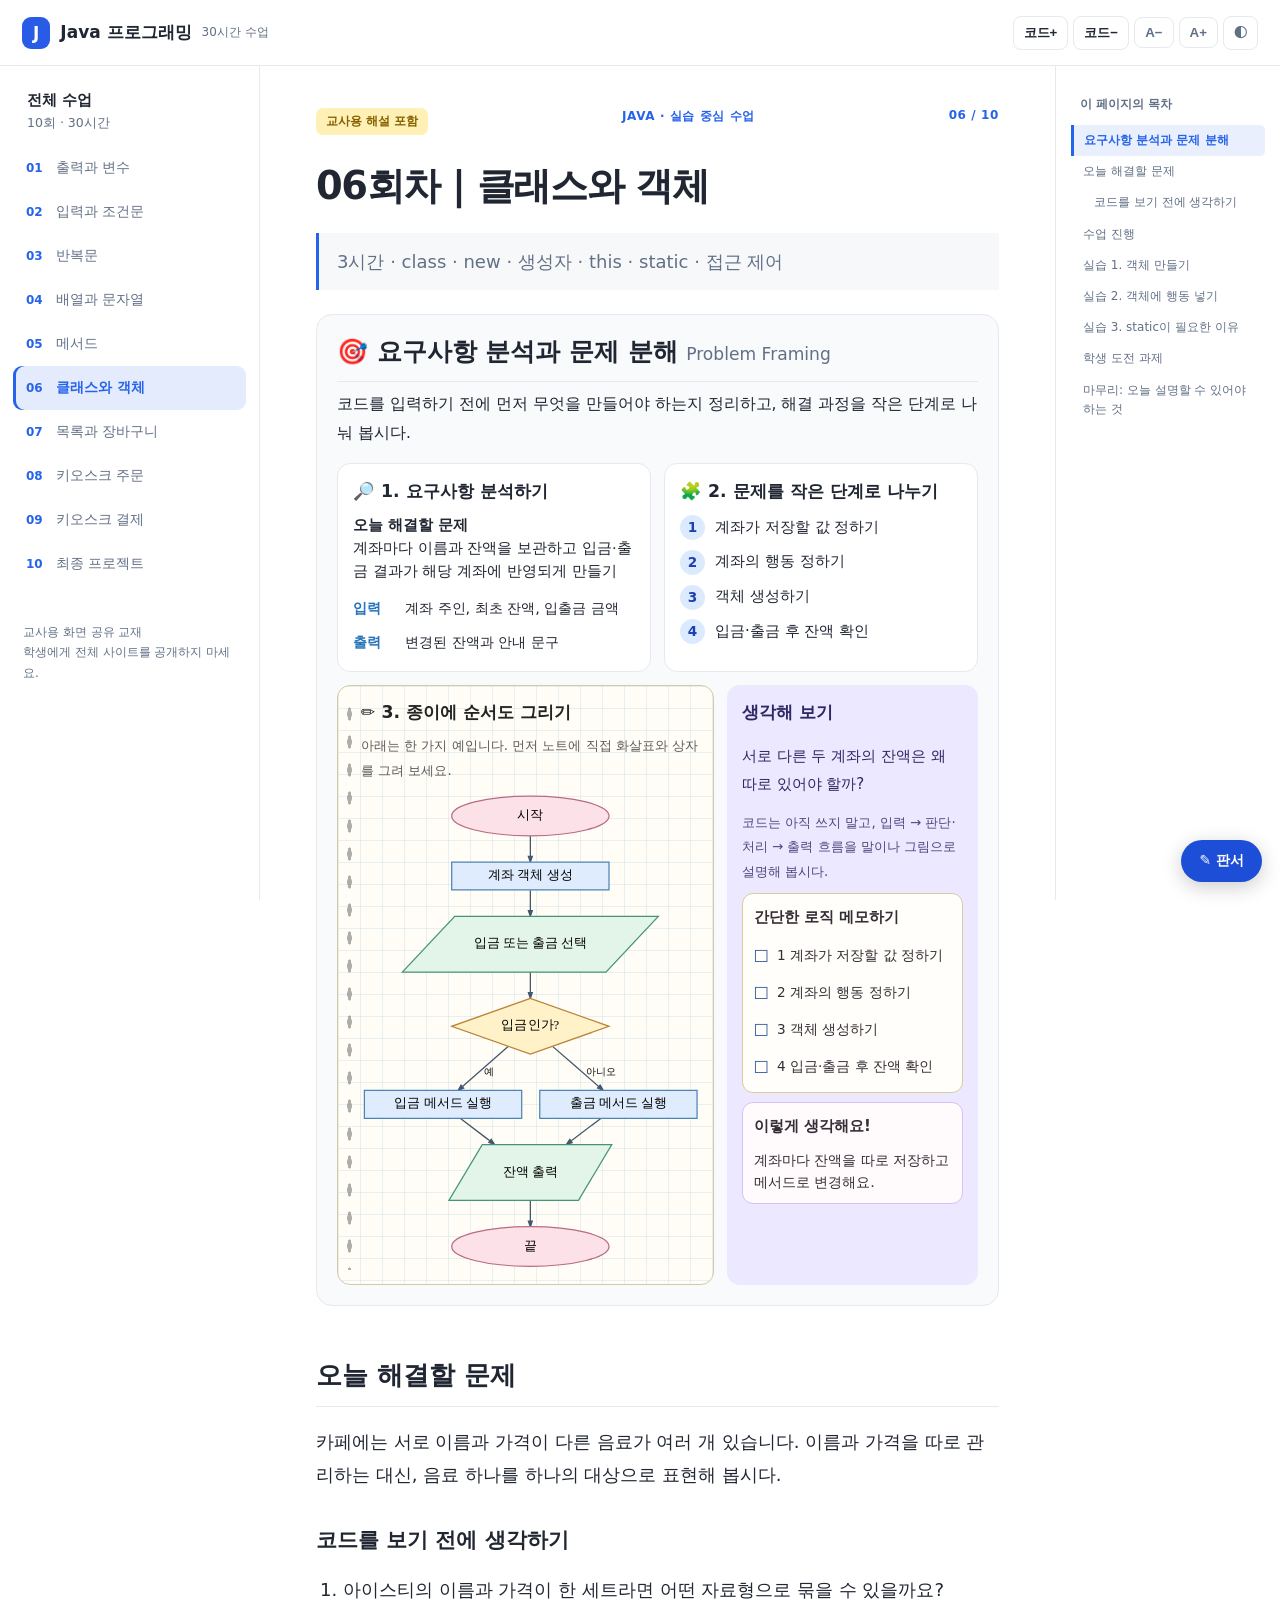
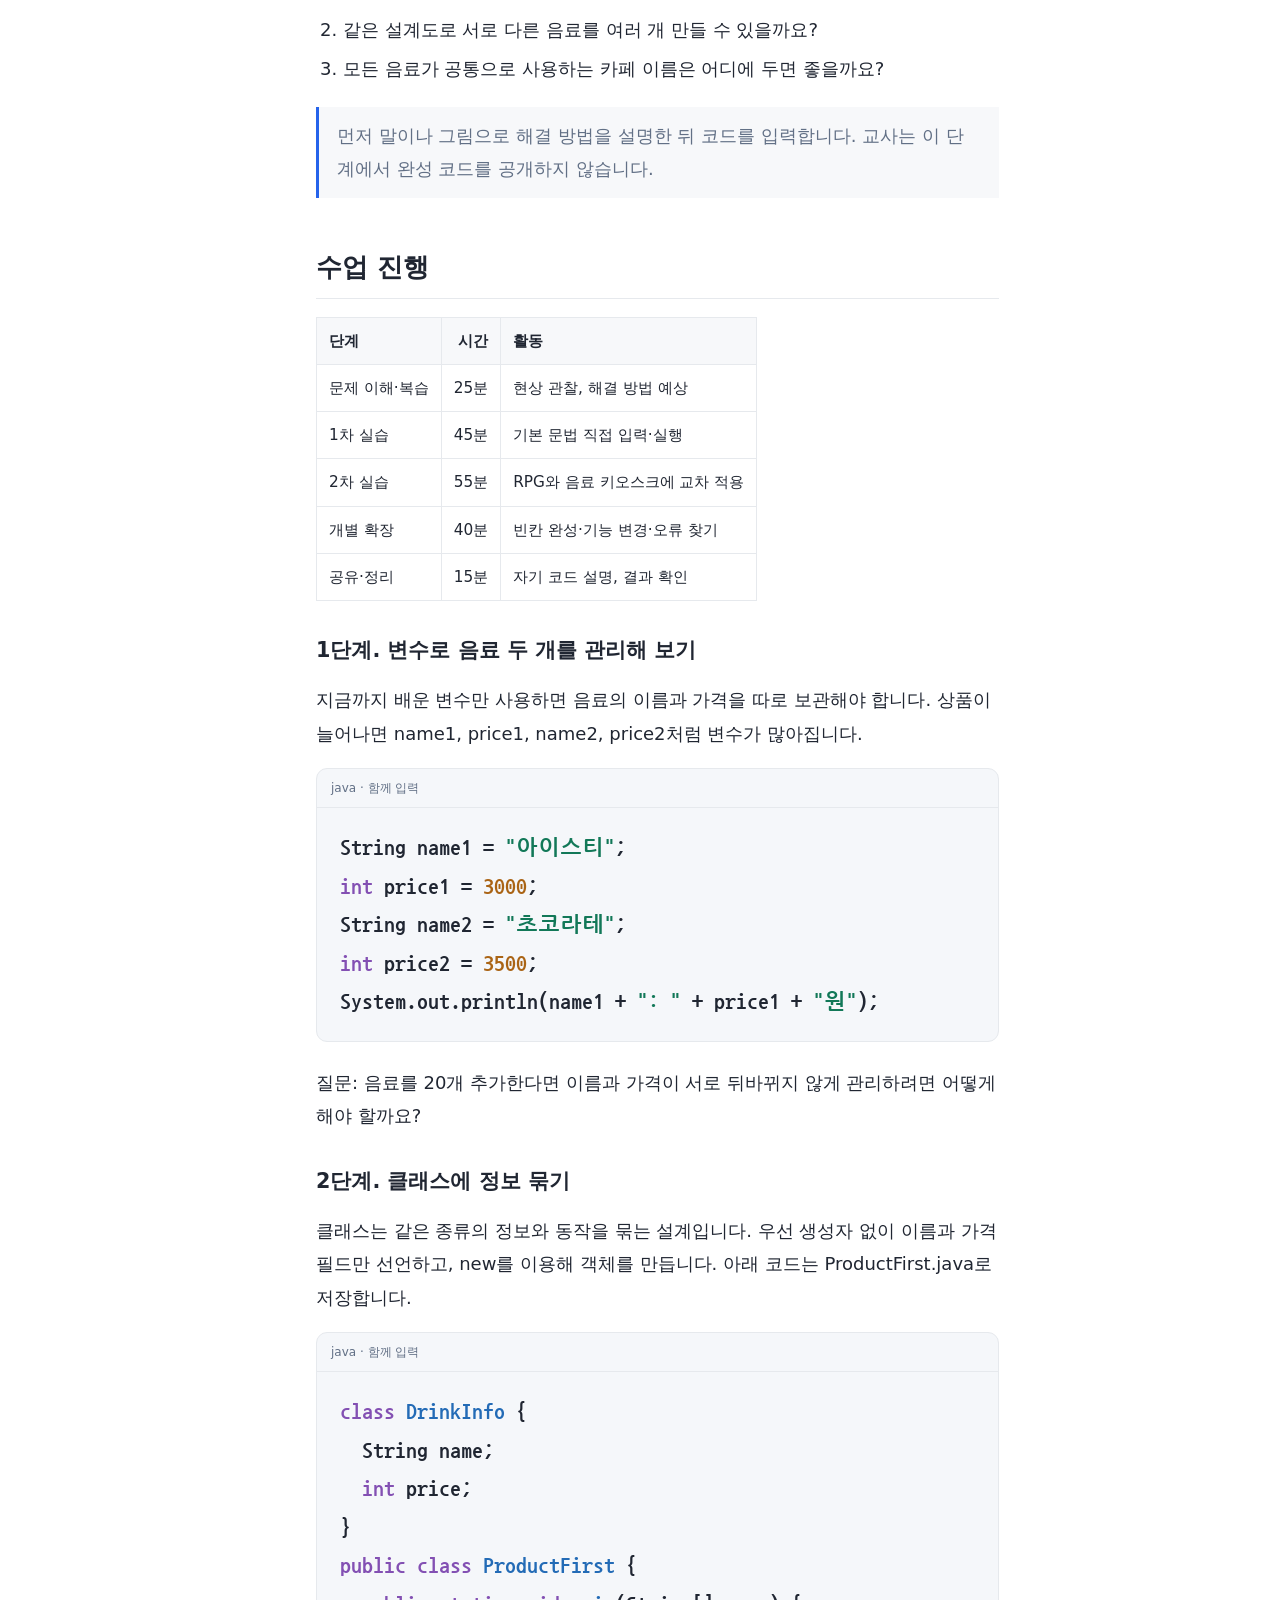
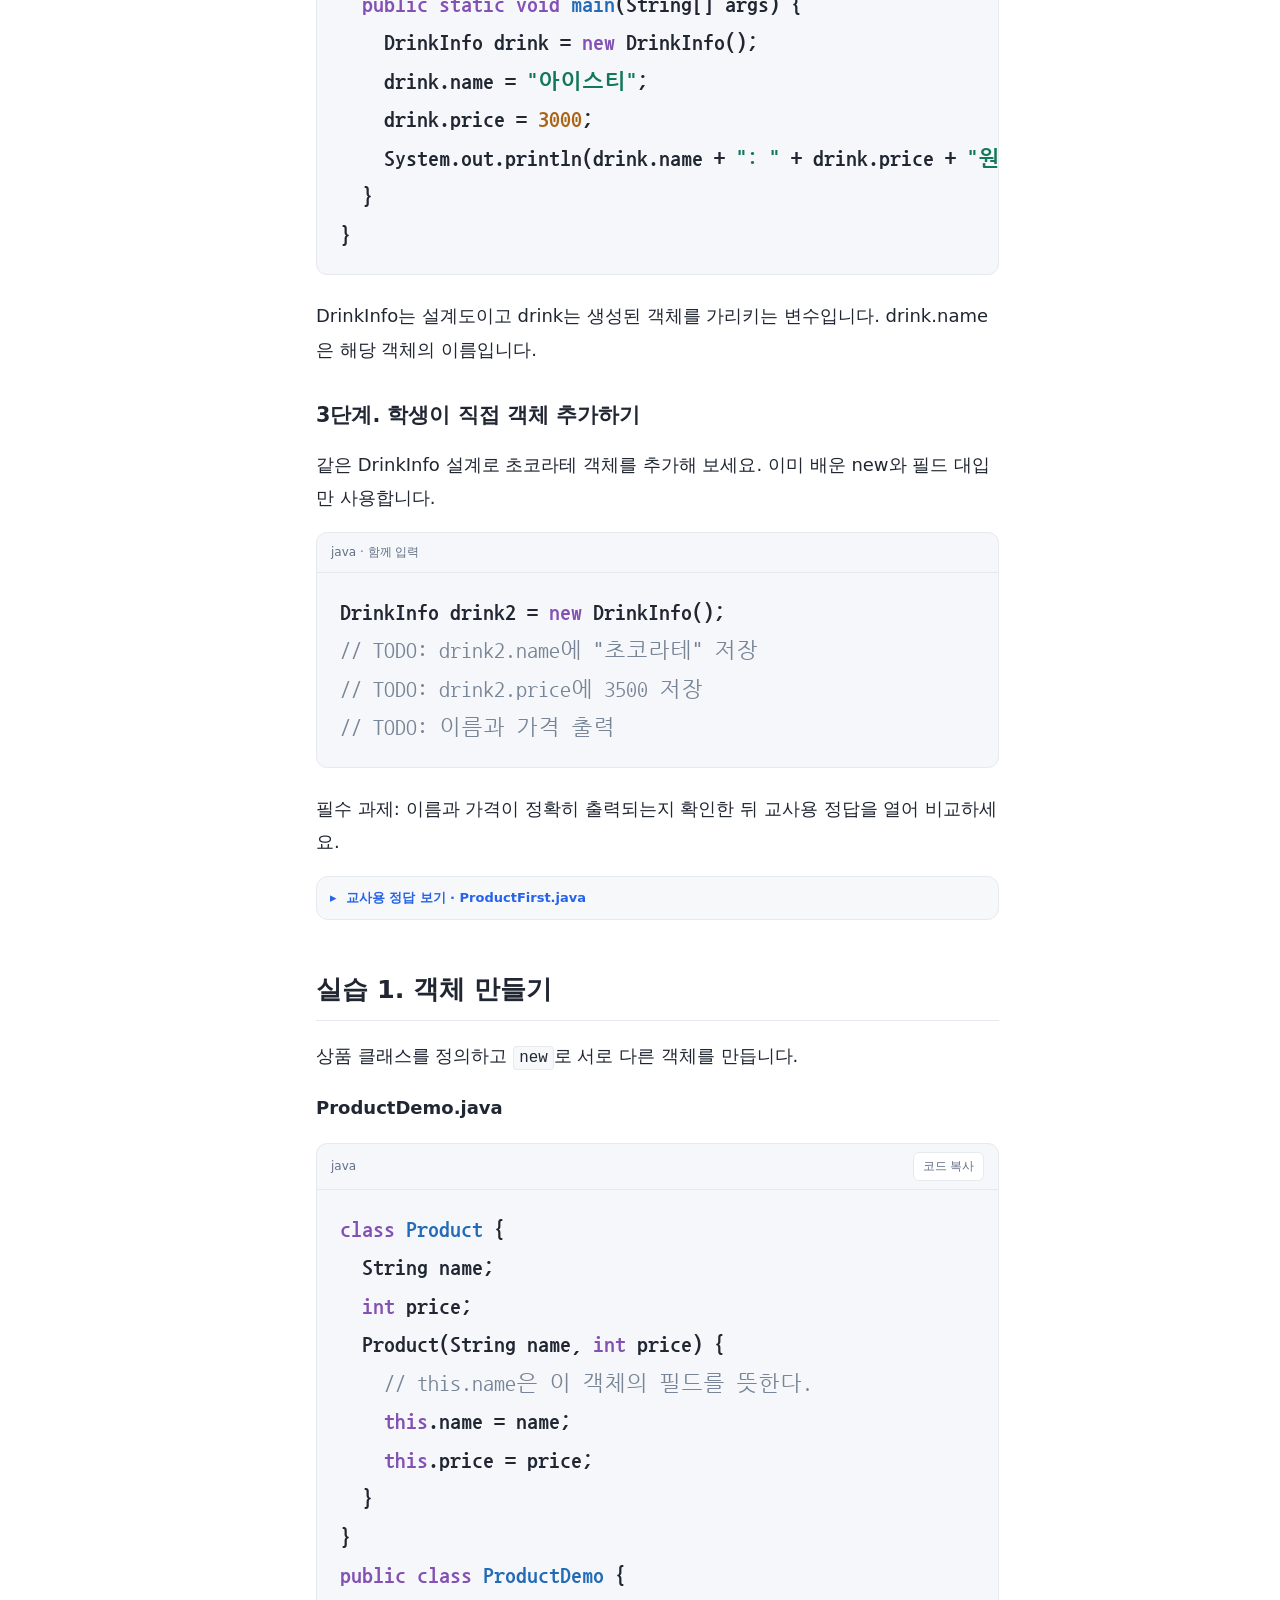
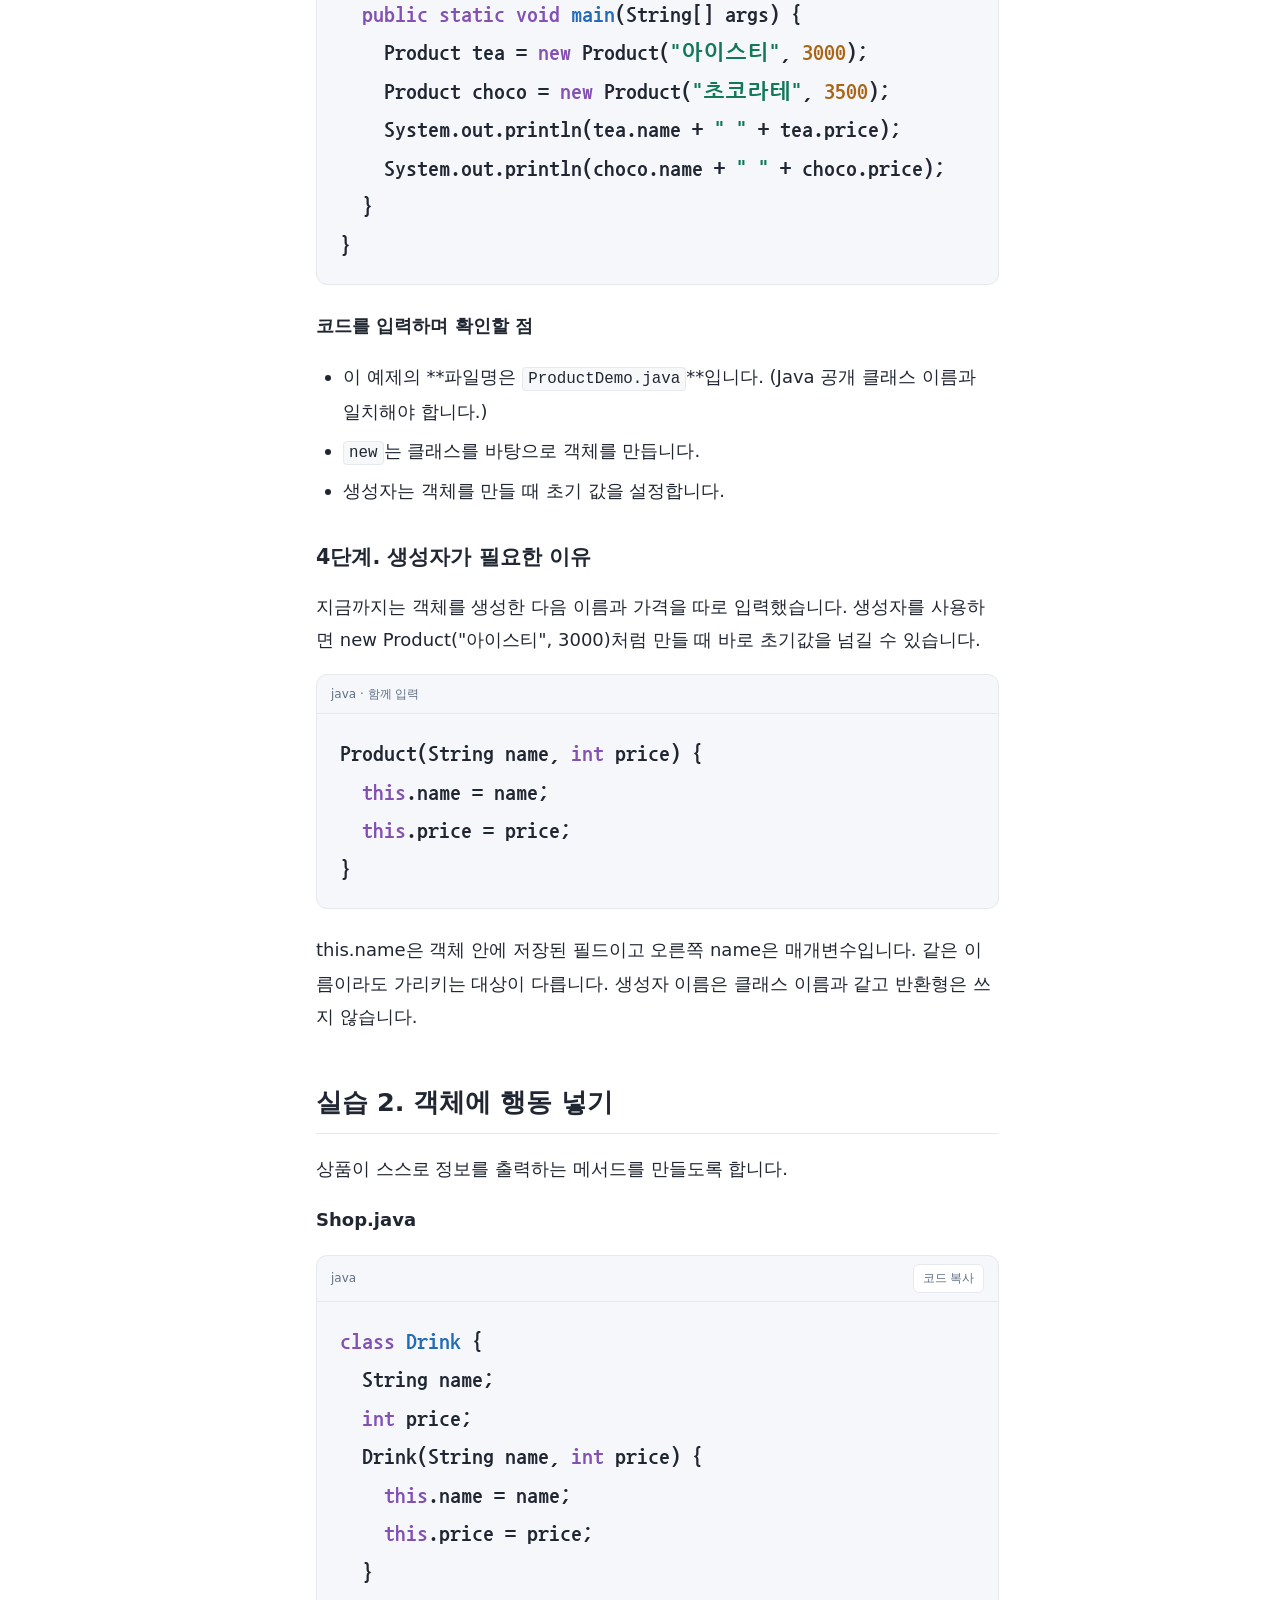
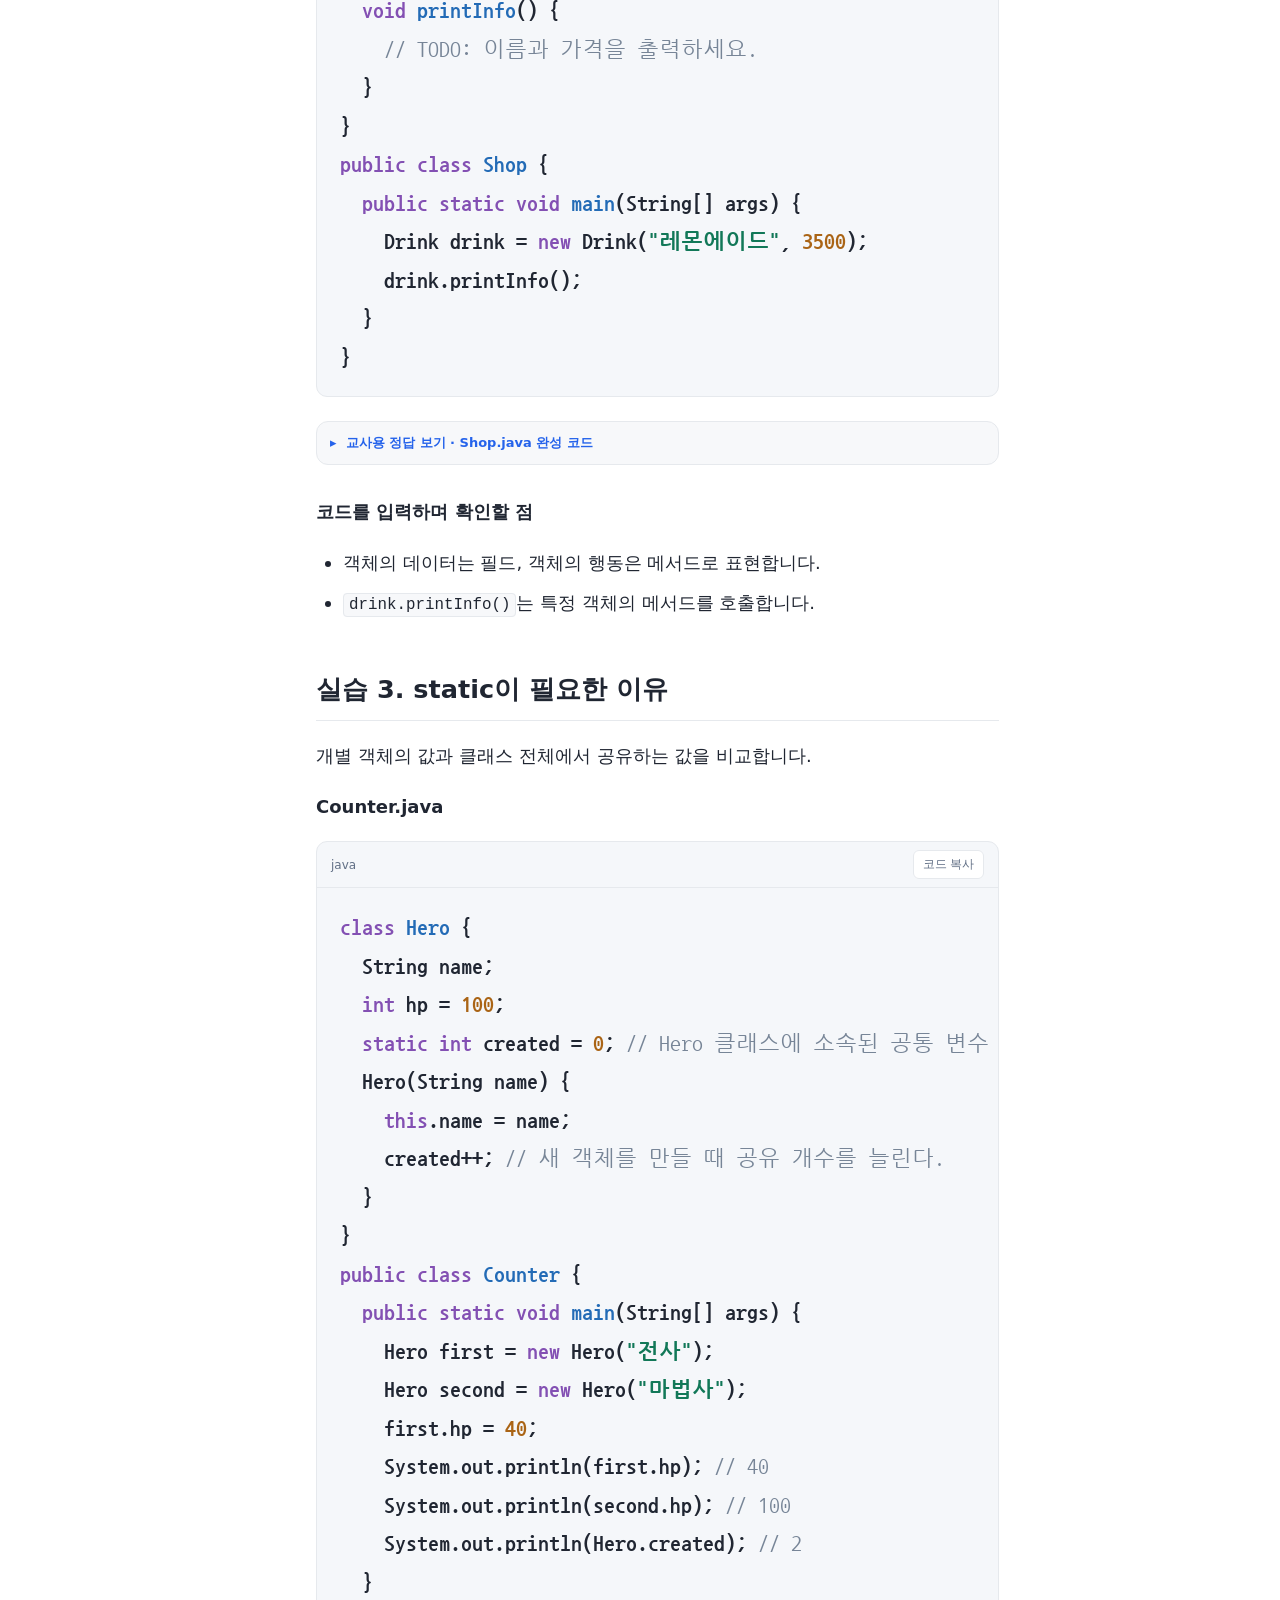
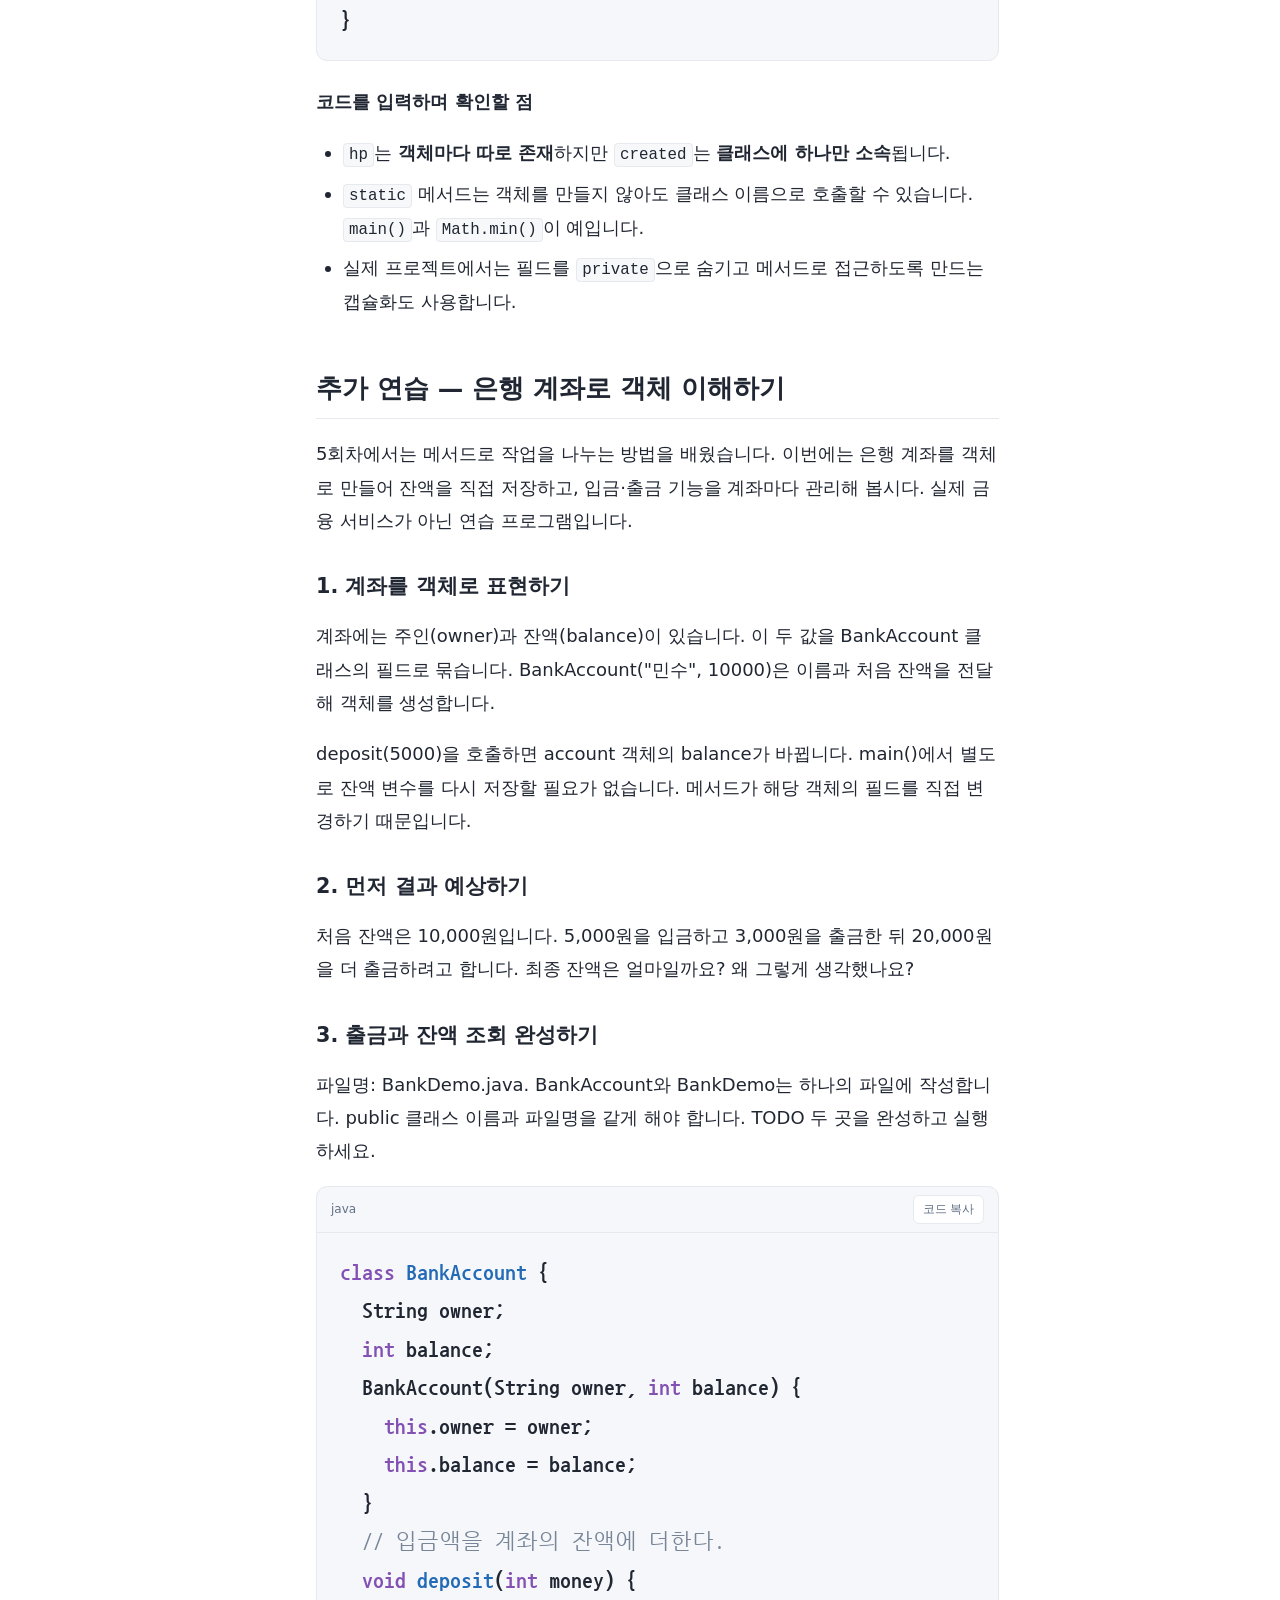
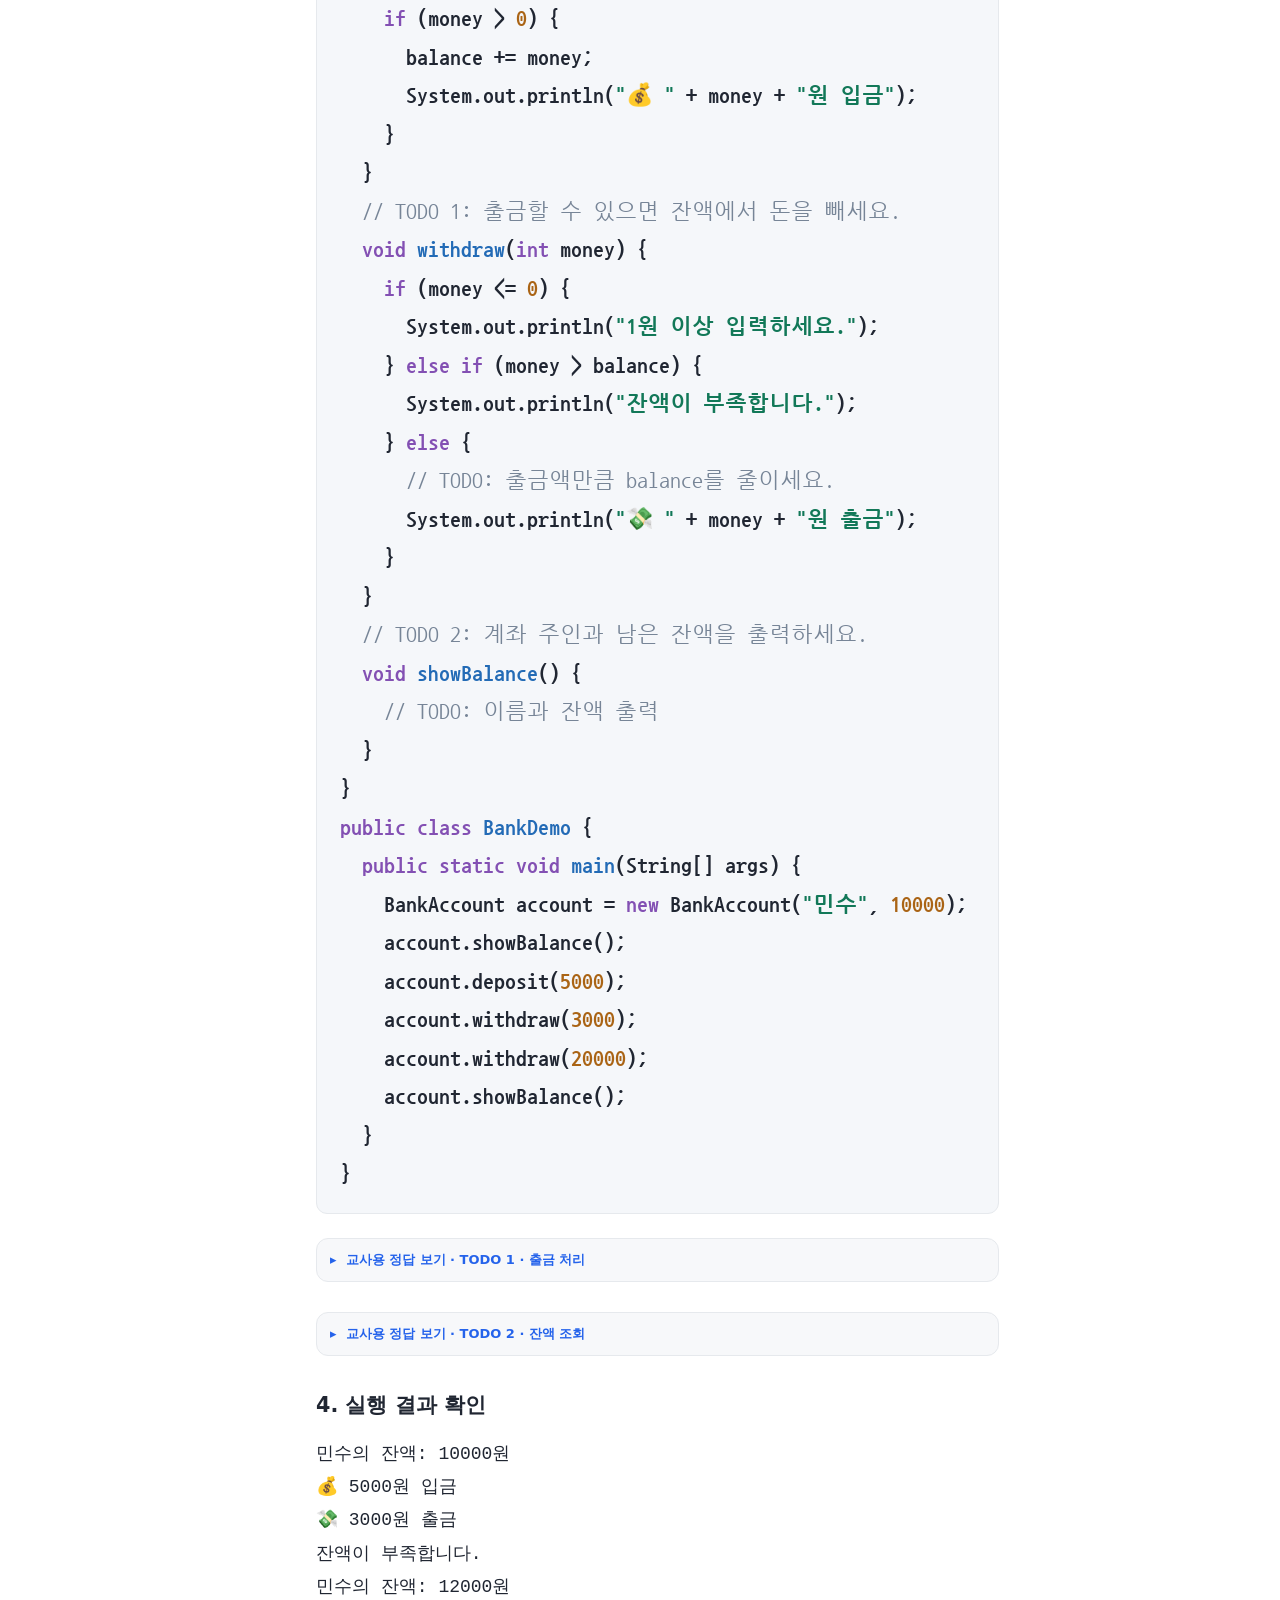
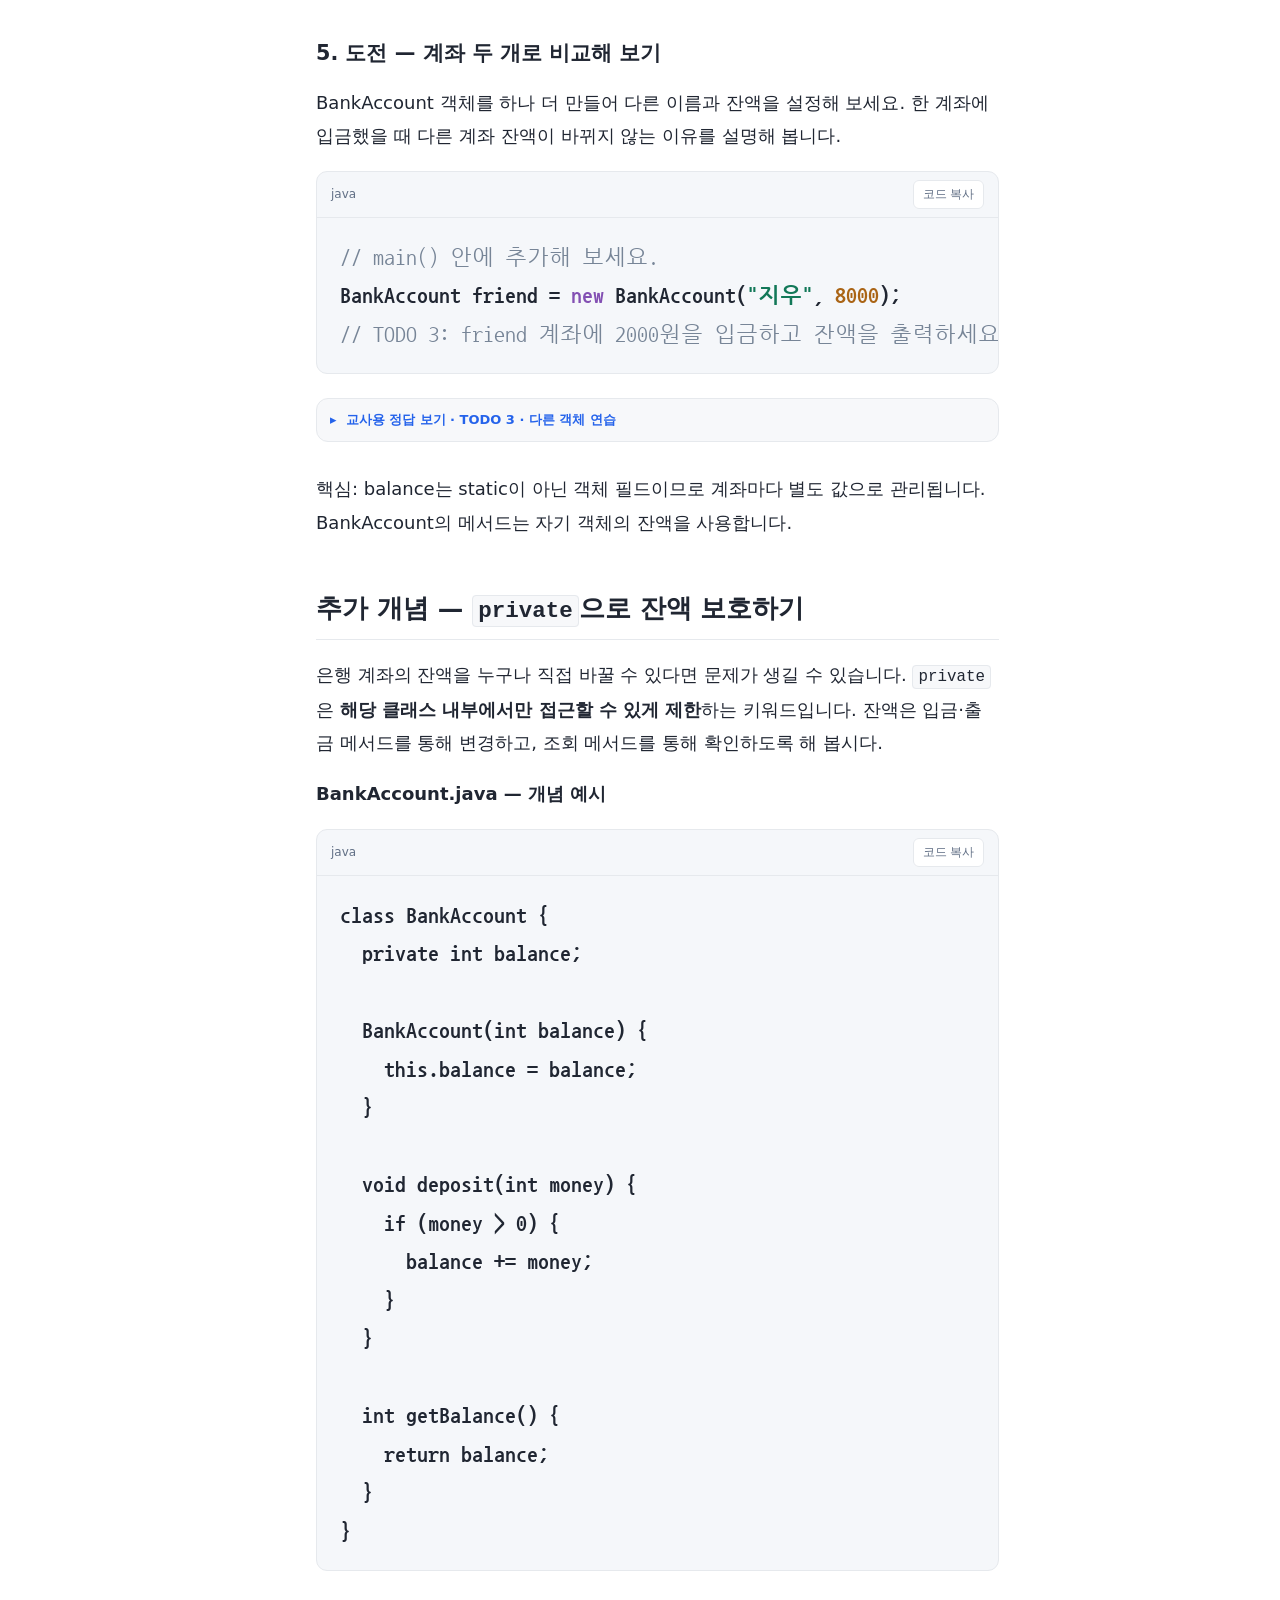
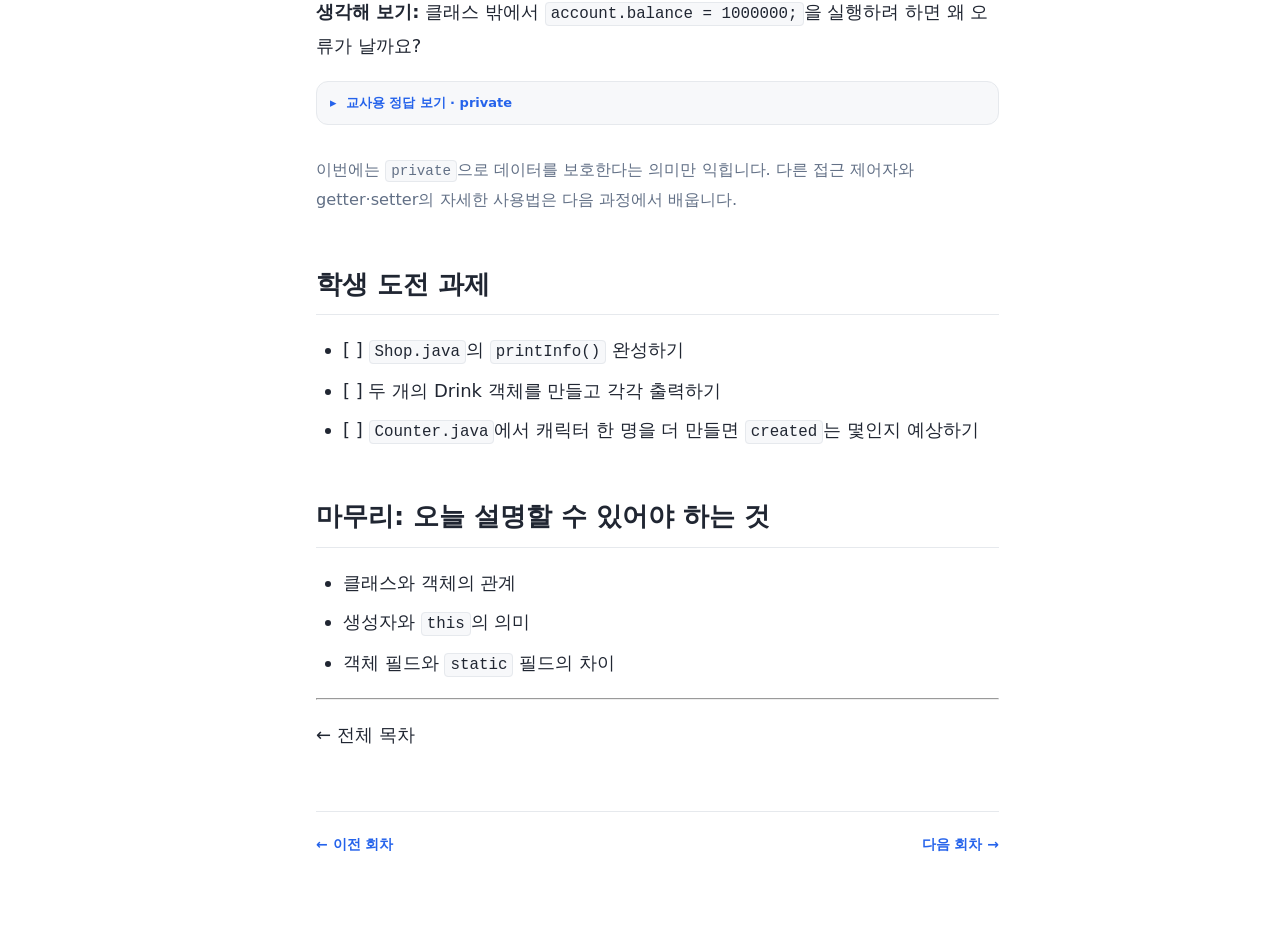
<file: lesson06.html>
<!DOCTYPE html>

<html lang="ko"><head><meta charset="utf-8"/><meta content="width=device-width,initial-scale=1" name="viewport"/><meta content="noindex,nofollow" name="robots"/><title>6회차 · 클래스와 객체 | Java 수업</title><link href="assets/style.css" rel="stylesheet"/></head><body>
<header class="topbar"><button aria-label="목차 열기" class="menu-toggle">☰</button><a class="brand" href="index.html"><span class="brand-mark">J</span> Java 프로그래밍 <small>30시간 수업</small></a><div class="top-actions"><button aria-label="글자 축소" id="font-minus">A−</button><button aria-label="글자 확대" id="font-plus">A+</button><button aria-label="다크 모드 전환" id="theme">◐</button></div></header>
<div class="layout"><aside class="sidebar"><div class="sidebar-title">전체 수업 <small>10회 · 30시간</small></div><a class="chapter" href="lesson01.html"><b>01</b><span>출력과 변수</span></a><a class="chapter" href="lesson02.html"><b>02</b><span>입력과 조건문</span></a><a class="chapter" href="lesson03.html"><b>03</b><span>반복문</span></a><a class="chapter" href="lesson04.html"><b>04</b><span>배열과 문자열</span></a><a class="chapter" href="lesson05.html"><b>05</b><span>메서드</span></a><a aria-current="page" class="chapter active" href="lesson06.html"><b>06</b><span>클래스와 객체</span></a><a class="chapter" href="lesson07.html"><b>07</b><span>목록과 장바구니</span></a><a class="chapter" href="lesson08.html"><b>08</b><span>키오스크 주문</span></a><a class="chapter" href="lesson09.html"><b>09</b><span>키오스크 결제</span></a><a class="chapter" href="lesson10.html"><b>10</b><span>최종 프로젝트</span></a><div class="sidebar-foot">교사용 화면 공유 교재<br/>학생에게 전체 사이트를 공개하지 마세요.</div></aside>
<main class="main"><div class="top-meta"><strong class="teacher-mode-badge">교사용 해설 포함</strong>JAVA · 실습 중심 수업 <span>06 / 10</span></div><article class="article gb-body"><h1 id="06회차-클래스와-객체">06회차 | 클래스와 객체</h1>
<blockquote>
<p>3시간 · class · new · 생성자 · this · static · 접근 제어</p>
</blockquote><section aria-labelledby="pf-title-6" class="pf-section">
<h2 class="pf-title" id="요구사항-분석과-문제-분해">🎯 요구사항 분석과 문제 분해 <small>Problem Framing</small></h2>
<p class="pf-lead">코드를 입력하기 전에 먼저 무엇을 만들어야 하는지 정리하고, 해결 과정을 작은 단계로 나눠 봅시다.</p>
<div class="pf-cards"><div class="pf-card"><h3>🔎 1. 요구사항 분석하기</h3><p><strong>오늘 해결할 문제</strong><br/>계좌마다 이름과 잔액을 보관하고 입금·출금 결과가 해당 계좌에 반영되게 만들기</p><dl><div><dt>입력</dt><dd>계좌 주인, 최초 잔액, 입출금 금액</dd></div><div><dt>출력</dt><dd>변경된 잔액과 안내 문구</dd></div></dl></div>
<div class="pf-card"><h3>🧩 2. 문제를 작은 단계로 나누기</h3><ol class="pf-steps"><li><span class="pf-num">1</span><span>계좌가 저장할 값 정하기</span></li><li><span class="pf-num">2</span><span>계좌의 행동 정하기</span></li><li><span class="pf-num">3</span><span>객체 생성하기</span></li><li><span class="pf-num">4</span><span>입금·출금 후 잔액 확인</span></li></ol></div></div>
<div class="pf-paper-area"><div class="pf-paper"><h3>✏️ 3. 종이에 순서도 그리기</h3><p class="pf-paper-note">아래는 한 가지 예입니다. 먼저 노트에 직접 화살표와 상자를 그려 보세요.</p><div class="pf-flow"><a class="pf-flow-zoom" href="assets/flowchart-06.svg" rel="noopener" target="_blank" title="순서도 크게 보기"><img alt="6회차 문제 해결 순서도" class="pf-flow-illustration" loading="lazy" src="assets/flowchart-06.svg"/></a></div></div>
<div class="pf-think"><h3>생각해 보기</h3><p>서로 다른 두 계좌의 잔액은 왜 따로 있어야 할까?</p><p class="pf-note">코드는 아직 쓰지 말고, 입력 → 판단·처리 → 출력 흐름을 말이나 그림으로 설명해 봅시다.</p><div class="pf-memo"><h4>간단한 로직 메모하기</h4><ul class="pf-checklist"><li>1 계좌가 저장할 값 정하기</li><li>2 계좌의 행동 정하기</li><li>3 객체 생성하기</li><li>4 입금·출금 후 잔액 확인</li></ul></div><div class="pf-tip"><h4>이렇게 생각해요!</h4><p>계좌마다 잔액을 따로 저장하고 메서드로 변경해요.</p></div></div></div>
</section>
<h2 id="오늘-해결할-문제">오늘 해결할 문제</h2>
<p>카페에는 서로 이름과 가격이 다른 음료가 여러 개 있습니다. 이름과 가격을 따로 관리하는 대신, 음료 하나를 하나의 대상으로 표현해 봅시다.</p>
<h3 id="코드를-보기-전에-생각하기">코드를 보기 전에 생각하기</h3>
<ol>
<li>아이스티의 이름과 가격이 한 세트라면 어떤 자료형으로 묶을 수 있을까요?</li>
<li>같은 설계도로 서로 다른 음료를 여러 개 만들 수 있을까요?</li>
<li>모든 음료가 공통으로 사용하는 카페 이름은 어디에 두면 좋을까요?</li>
</ol>
<blockquote>
<p>먼저 말이나 그림으로 해결 방법을 설명한 뒤 코드를 입력합니다. 교사는 이 단계에서 완성 코드를 공개하지 않습니다.</p>
</blockquote>
<h2 id="수업-진행">수업 진행</h2>
<table>
<thead>
<tr>
<th>단계</th>
<th style="text-align:right">시간</th>
<th>활동</th>
</tr>
</thead>
<tbody>
<tr>
<td>문제 이해·복습</td>
<td style="text-align:right">25분</td>
<td>현상 관찰, 해결 방법 예상</td>
</tr>
<tr>
<td>1차 실습</td>
<td style="text-align:right">45분</td>
<td>기본 문법 직접 입력·실행</td>
</tr>
<tr>
<td>2차 실습</td>
<td style="text-align:right">55분</td>
<td>RPG와 음료 키오스크에 교차 적용</td>
</tr>
<tr>
<td>개별 확장</td>
<td style="text-align:right">40분</td>
<td>빈칸 완성·기능 변경·오류 찾기</td>
</tr>
<tr>
<td>공유·정리</td>
<td style="text-align:right">15분</td>
<td>자기 코드 설명, 결과 확인</td>
</tr>
</tbody>
</table>
<h3>1단계. 변수로 음료 두 개를 관리해 보기</h3><p>지금까지 배운 변수만 사용하면 음료의 이름과 가격을 따로 보관해야 합니다. 상품이 늘어나면 name1, price1, name2, price2처럼 변수가 많아집니다.</p><div class="codebox"><div class="code-head"><span>java · 함께 입력</span></div><pre><code class="highlight"><span class="n">String</span><span class="w"> </span><span class="n">name1</span><span class="w"> </span><span class="o">=</span><span class="w"> </span><span class="s">"아이스티"</span><span class="p">;</span>
<span class="kt">int</span><span class="w"> </span><span class="n">price1</span><span class="w"> </span><span class="o">=</span><span class="w"> </span><span class="mi">3000</span><span class="p">;</span>
<span class="n">String</span><span class="w"> </span><span class="n">name2</span><span class="w"> </span><span class="o">=</span><span class="w"> </span><span class="s">"초코라테"</span><span class="p">;</span>
<span class="kt">int</span><span class="w"> </span><span class="n">price2</span><span class="w"> </span><span class="o">=</span><span class="w"> </span><span class="mi">3500</span><span class="p">;</span>
<span class="n">System</span><span class="p">.</span><span class="na">out</span><span class="p">.</span><span class="na">println</span><span class="p">(</span><span class="n">name1</span><span class="w"> </span><span class="o">+</span><span class="w"> </span><span class="s">": "</span><span class="w"> </span><span class="o">+</span><span class="w"> </span><span class="n">price1</span><span class="w"> </span><span class="o">+</span><span class="w"> </span><span class="s">"원"</span><span class="p">);</span></code></pre></div><p>질문: 음료를 20개 추가한다면 이름과 가격이 서로 뒤바뀌지 않게 관리하려면 어떻게 해야 할까요?</p><h3>2단계. 클래스에 정보 묶기</h3><p>클래스는 같은 종류의 정보와 동작을 묶는 설계입니다. 우선 생성자 없이 이름과 가격 필드만 선언하고, new를 이용해 객체를 만듭니다. 아래 코드는 ProductFirst.java로 저장합니다.</p><div class="codebox"><div class="code-head"><span>java · 함께 입력</span></div><pre><code class="highlight"><span class="kd">class</span> <span class="nc">DrinkInfo</span><span class="w"> </span><span class="p">{</span>
<span class="w">  </span><span class="n">String</span><span class="w"> </span><span class="n">name</span><span class="p">;</span>
<span class="w">  </span><span class="kt">int</span><span class="w"> </span><span class="n">price</span><span class="p">;</span>
<span class="p">}</span>
<span class="kd">public</span><span class="w"> </span><span class="kd">class</span> <span class="nc">ProductFirst</span><span class="w"> </span><span class="p">{</span>
<span class="w">  </span><span class="kd">public</span><span class="w"> </span><span class="kd">static</span><span class="w"> </span><span class="kt">void</span><span class="w"> </span><span class="nf">main</span><span class="p">(</span><span class="n">String</span><span class="o">[]</span><span class="w"> </span><span class="n">args</span><span class="p">)</span><span class="w"> </span><span class="p">{</span>
<span class="w">    </span><span class="n">DrinkInfo</span><span class="w"> </span><span class="n">drink</span><span class="w"> </span><span class="o">=</span><span class="w"> </span><span class="k">new</span><span class="w"> </span><span class="n">DrinkInfo</span><span class="p">();</span>
<span class="w">    </span><span class="n">drink</span><span class="p">.</span><span class="na">name</span><span class="w"> </span><span class="o">=</span><span class="w"> </span><span class="s">"아이스티"</span><span class="p">;</span>
<span class="w">    </span><span class="n">drink</span><span class="p">.</span><span class="na">price</span><span class="w"> </span><span class="o">=</span><span class="w"> </span><span class="mi">3000</span><span class="p">;</span>
<span class="w">    </span><span class="n">System</span><span class="p">.</span><span class="na">out</span><span class="p">.</span><span class="na">println</span><span class="p">(</span><span class="n">drink</span><span class="p">.</span><span class="na">name</span><span class="w"> </span><span class="o">+</span><span class="w"> </span><span class="s">": "</span><span class="w"> </span><span class="o">+</span><span class="w"> </span><span class="n">drink</span><span class="p">.</span><span class="na">price</span><span class="w"> </span><span class="o">+</span><span class="w"> </span><span class="s">"원"</span><span class="p">);</span>
<span class="w">  </span><span class="p">}</span>
<span class="p">}</span></code></pre></div><p>DrinkInfo는 설계도이고 drink는 생성된 객체를 가리키는 변수입니다. drink.name은 해당 객체의 이름입니다.</p><h3>3단계. 학생이 직접 객체 추가하기</h3><p>같은 DrinkInfo 설계로 초코라테 객체를 추가해 보세요. 이미 배운 new와 필드 대입만 사용합니다.</p><div class="codebox"><div class="code-head"><span>java · 함께 입력</span></div><pre><code class="highlight"><span class="n">DrinkInfo</span><span class="w"> </span><span class="n">drink2</span><span class="w"> </span><span class="o">=</span><span class="w"> </span><span class="k">new</span><span class="w"> </span><span class="n">DrinkInfo</span><span class="p">();</span>
<span class="c1">// TODO: drink2.name에 "초코라테" 저장</span>
<span class="c1">// TODO: drink2.price에 3500 저장</span>
<span class="c1">// TODO: 이름과 가격 출력</span></code></pre></div><p>필수 과제: 이름과 가격이 정확히 출력되는지 확인한 뒤 교사용 정답을 열어 비교하세요.</p><details class="teacher-answer" data-answer-only="true" data-teacher-answer=""><summary>교사용 정답 보기 · ProductFirst.java</summary><div class="teacher-answer-body"><div class="codebox"><div class="code-head"><span>java · 함께 입력</span></div><pre><code class="highlight"><span class="n">drink2</span><span class="p">.</span><span class="na">name</span><span class="w"> </span><span class="o">=</span><span class="w"> </span><span class="s">"초코라테"</span><span class="p">;</span>
<span class="n">drink2</span><span class="p">.</span><span class="na">price</span><span class="w"> </span><span class="o">=</span><span class="w"> </span><span class="mi">3500</span><span class="p">;</span>
<span class="n">System</span><span class="p">.</span><span class="na">out</span><span class="p">.</span><span class="na">println</span><span class="p">(</span><span class="n">drink2</span><span class="p">.</span><span class="na">name</span><span class="w"> </span><span class="o">+</span><span class="w"> </span><span class="s">": "</span><span class="w"> </span><span class="o">+</span><span class="w"> </span><span class="n">drink2</span><span class="p">.</span><span class="na">price</span><span class="w"> </span><span class="o">+</span><span class="w"> </span><span class="s">"원"</span><span class="p">);</span></code></pre></div></div></details><h2 id="실습-1-객체-만들기">실습 1. 객체 만들기</h2>
<p>상품 클래스를 정의하고 <code>new</code>로 서로 다른 객체를 만듭니다.</p>
<p><strong>ProductDemo.java</strong></p>
<div class="codebox"><div class="code-head"><span>java</span><button class="copy" type="button">코드 복사</button></div><pre><code class="highlight"><span class="kd">class</span> <span class="nc">Product</span><span class="w"> </span><span class="p">{</span>
<span class="w">  </span><span class="n">String</span><span class="w"> </span><span class="n">name</span><span class="p">;</span>
<span class="w">  </span><span class="kt">int</span><span class="w"> </span><span class="n">price</span><span class="p">;</span>
<span class="w">  </span><span class="n">Product</span><span class="p">(</span><span class="n">String</span><span class="w"> </span><span class="n">name</span><span class="p">,</span><span class="w"> </span><span class="kt">int</span><span class="w"> </span><span class="n">price</span><span class="p">)</span><span class="w"> </span><span class="p">{</span>
<span class="w">    </span><span class="c1">// this.name은 이 객체의 필드를 뜻한다.</span>
<span class="w">    </span><span class="k">this</span><span class="p">.</span><span class="na">name</span><span class="w"> </span><span class="o">=</span><span class="w"> </span><span class="n">name</span><span class="p">;</span>
<span class="w">    </span><span class="k">this</span><span class="p">.</span><span class="na">price</span><span class="w"> </span><span class="o">=</span><span class="w"> </span><span class="n">price</span><span class="p">;</span>
<span class="w">  </span><span class="p">}</span>
<span class="p">}</span>
<span class="kd">public</span><span class="w"> </span><span class="kd">class</span> <span class="nc">ProductDemo</span><span class="w"> </span><span class="p">{</span>
<span class="w">  </span><span class="kd">public</span><span class="w"> </span><span class="kd">static</span><span class="w"> </span><span class="kt">void</span><span class="w"> </span><span class="nf">main</span><span class="p">(</span><span class="n">String</span><span class="o">[]</span><span class="w"> </span><span class="n">args</span><span class="p">)</span><span class="w"> </span><span class="p">{</span>
<span class="w">    </span><span class="n">Product</span><span class="w"> </span><span class="n">tea</span><span class="w"> </span><span class="o">=</span><span class="w"> </span><span class="k">new</span><span class="w"> </span><span class="n">Product</span><span class="p">(</span><span class="s">"아이스티"</span><span class="p">,</span><span class="w"> </span><span class="mi">3000</span><span class="p">);</span>
<span class="w">    </span><span class="n">Product</span><span class="w"> </span><span class="n">choco</span><span class="w"> </span><span class="o">=</span><span class="w"> </span><span class="k">new</span><span class="w"> </span><span class="n">Product</span><span class="p">(</span><span class="s">"초코라테"</span><span class="p">,</span><span class="w"> </span><span class="mi">3500</span><span class="p">);</span>
<span class="w">    </span><span class="n">System</span><span class="p">.</span><span class="na">out</span><span class="p">.</span><span class="na">println</span><span class="p">(</span><span class="n">tea</span><span class="p">.</span><span class="na">name</span><span class="w"> </span><span class="o">+</span><span class="w"> </span><span class="s">" "</span><span class="w"> </span><span class="o">+</span><span class="w"> </span><span class="n">tea</span><span class="p">.</span><span class="na">price</span><span class="p">);</span>
<span class="w">    </span><span class="n">System</span><span class="p">.</span><span class="na">out</span><span class="p">.</span><span class="na">println</span><span class="p">(</span><span class="n">choco</span><span class="p">.</span><span class="na">name</span><span class="w"> </span><span class="o">+</span><span class="w"> </span><span class="s">" "</span><span class="w"> </span><span class="o">+</span><span class="w"> </span><span class="n">choco</span><span class="p">.</span><span class="na">price</span><span class="p">);</span>
<span class="w">  </span><span class="p">}</span>
<span class="p">}</span></code></pre></div><p><strong>코드를 입력하며 확인할 점</strong></p>
<ul>
<li>이 예제의 **파일명은 <code>ProductDemo.java</code>**입니다. (Java 공개 클래스 이름과 일치해야 합니다.)</li>
<li><code>new</code>는 클래스를 바탕으로 객체를 만듭니다.</li>
<li>생성자는 객체를 만들 때 초기 값을 설정합니다.</li>
</ul>
<h3>4단계. 생성자가 필요한 이유</h3><p>지금까지는 객체를 생성한 다음 이름과 가격을 따로 입력했습니다. 생성자를 사용하면 new Product("아이스티", 3000)처럼 만들 때 바로 초기값을 넘길 수 있습니다.</p><div class="codebox"><div class="code-head"><span>java · 함께 입력</span></div><pre><code class="highlight"><span class="n">Product</span><span class="p">(</span><span class="n">String</span><span class="w"> </span><span class="n">name</span><span class="p">,</span><span class="w"> </span><span class="kt">int</span><span class="w"> </span><span class="n">price</span><span class="p">)</span><span class="w"> </span><span class="p">{</span>
<span class="w">  </span><span class="k">this</span><span class="p">.</span><span class="na">name</span><span class="w"> </span><span class="o">=</span><span class="w"> </span><span class="n">name</span><span class="p">;</span>
<span class="w">  </span><span class="k">this</span><span class="p">.</span><span class="na">price</span><span class="w"> </span><span class="o">=</span><span class="w"> </span><span class="n">price</span><span class="p">;</span>
<span class="p">}</span></code></pre></div><p>this.name은 객체 안에 저장된 필드이고 오른쪽 name은 매개변수입니다. 같은 이름이라도 가리키는 대상이 다릅니다. 생성자 이름은 클래스 이름과 같고 반환형은 쓰지 않습니다.</p><h2 id="실습-2-객체에-행동-넣기">실습 2. 객체에 행동 넣기</h2>
<p>상품이 스스로 정보를 출력하는 메서드를 만들도록 합니다.</p>
<p><strong>Shop.java</strong></p>
<div class="codebox"><div class="code-head"><span>java</span><button class="copy" type="button">코드 복사</button></div><pre><code class="highlight"><span class="kd">class</span> <span class="nc">Drink</span><span class="w"> </span><span class="p">{</span>
<span class="w">  </span><span class="n">String</span><span class="w"> </span><span class="n">name</span><span class="p">;</span>
<span class="w">  </span><span class="kt">int</span><span class="w"> </span><span class="n">price</span><span class="p">;</span>
<span class="w">  </span><span class="n">Drink</span><span class="p">(</span><span class="n">String</span><span class="w"> </span><span class="n">name</span><span class="p">,</span><span class="w"> </span><span class="kt">int</span><span class="w"> </span><span class="n">price</span><span class="p">)</span><span class="w"> </span><span class="p">{</span>
<span class="w">    </span><span class="k">this</span><span class="p">.</span><span class="na">name</span><span class="w"> </span><span class="o">=</span><span class="w"> </span><span class="n">name</span><span class="p">;</span>
<span class="w">    </span><span class="k">this</span><span class="p">.</span><span class="na">price</span><span class="w"> </span><span class="o">=</span><span class="w"> </span><span class="n">price</span><span class="p">;</span>
<span class="w">  </span><span class="p">}</span>
<span class="w">  </span><span class="kt">void</span><span class="w"> </span><span class="nf">printInfo</span><span class="p">()</span><span class="w"> </span><span class="p">{</span>
<span class="w">    </span><span class="c1">// TODO: 이름과 가격을 출력하세요.</span>
<span class="w">  </span><span class="p">}</span>
<span class="p">}</span>
<span class="kd">public</span><span class="w"> </span><span class="kd">class</span> <span class="nc">Shop</span><span class="w"> </span><span class="p">{</span>
<span class="w">  </span><span class="kd">public</span><span class="w"> </span><span class="kd">static</span><span class="w"> </span><span class="kt">void</span><span class="w"> </span><span class="nf">main</span><span class="p">(</span><span class="n">String</span><span class="o">[]</span><span class="w"> </span><span class="n">args</span><span class="p">)</span><span class="w"> </span><span class="p">{</span>
<span class="w">    </span><span class="n">Drink</span><span class="w"> </span><span class="n">drink</span><span class="w"> </span><span class="o">=</span><span class="w"> </span><span class="k">new</span><span class="w"> </span><span class="n">Drink</span><span class="p">(</span><span class="s">"레몬에이드"</span><span class="p">,</span><span class="w"> </span><span class="mi">3500</span><span class="p">);</span>
<span class="w">    </span><span class="n">drink</span><span class="p">.</span><span class="na">printInfo</span><span class="p">();</span>
<span class="w">  </span><span class="p">}</span>
<span class="p">}</span></code></pre></div><details class="teacher-answer" data-answer-only="true" data-teacher-answer=""><summary>교사용 정답 보기 · Shop.java 완성 코드</summary><div class="teacher-answer-body"><div class="codebox"><div class="code-head"><span>Shop.java</span><button class="copy" type="button">코드 복사</button></div><pre><code class="highlight"><span class="n">System</span><span class="p">.</span><span class="na">out</span><span class="p">.</span><span class="na">println</span><span class="p">(</span><span class="n">name</span><span class="w"> </span><span class="o">+</span><span class="w"> </span><span class="s">" : "</span><span class="w"> </span><span class="o">+</span><span class="w"> </span><span class="n">price</span><span class="w"> </span><span class="o">+</span><span class="w"> </span><span class="s">"원"</span><span class="p">);</span></code></pre></div></div></details><p><strong>코드를 입력하며 확인할 점</strong></p>
<ul>
<li>객체의 데이터는 필드, 객체의 행동은 메서드로 표현합니다.</li>
<li><code>drink.printInfo()</code>는 특정 객체의 메서드를 호출합니다.</li>
</ul>
<h2 id="실습-3-static이-필요한-이유">실습 3. static이 필요한 이유</h2>
<p>개별 객체의 값과 클래스 전체에서 공유하는 값을 비교합니다.</p>
<p><strong>Counter.java</strong></p>
<div class="codebox"><div class="code-head"><span>java</span><button class="copy" type="button">코드 복사</button></div><pre><code class="highlight"><span class="kd">class</span> <span class="nc">Hero</span><span class="w"> </span><span class="p">{</span>
<span class="w">  </span><span class="n">String</span><span class="w"> </span><span class="n">name</span><span class="p">;</span>
<span class="w">  </span><span class="kt">int</span><span class="w"> </span><span class="n">hp</span><span class="w"> </span><span class="o">=</span><span class="w"> </span><span class="mi">100</span><span class="p">;</span>
<span class="w">  </span><span class="kd">static</span><span class="w"> </span><span class="kt">int</span><span class="w"> </span><span class="n">created</span><span class="w"> </span><span class="o">=</span><span class="w"> </span><span class="mi">0</span><span class="p">;</span><span class="w"> </span><span class="c1">// Hero 클래스에 소속된 공통 변수</span>
<span class="w">  </span><span class="n">Hero</span><span class="p">(</span><span class="n">String</span><span class="w"> </span><span class="n">name</span><span class="p">)</span><span class="w"> </span><span class="p">{</span>
<span class="w">    </span><span class="k">this</span><span class="p">.</span><span class="na">name</span><span class="w"> </span><span class="o">=</span><span class="w"> </span><span class="n">name</span><span class="p">;</span>
<span class="w">    </span><span class="n">created</span><span class="o">++</span><span class="p">;</span><span class="w"> </span><span class="c1">// 새 객체를 만들 때 공유 개수를 늘린다.</span>
<span class="w">  </span><span class="p">}</span>
<span class="p">}</span>
<span class="kd">public</span><span class="w"> </span><span class="kd">class</span> <span class="nc">Counter</span><span class="w"> </span><span class="p">{</span>
<span class="w">  </span><span class="kd">public</span><span class="w"> </span><span class="kd">static</span><span class="w"> </span><span class="kt">void</span><span class="w"> </span><span class="nf">main</span><span class="p">(</span><span class="n">String</span><span class="o">[]</span><span class="w"> </span><span class="n">args</span><span class="p">)</span><span class="w"> </span><span class="p">{</span>
<span class="w">    </span><span class="n">Hero</span><span class="w"> </span><span class="n">first</span><span class="w"> </span><span class="o">=</span><span class="w"> </span><span class="k">new</span><span class="w"> </span><span class="n">Hero</span><span class="p">(</span><span class="s">"전사"</span><span class="p">);</span>
<span class="w">    </span><span class="n">Hero</span><span class="w"> </span><span class="n">second</span><span class="w"> </span><span class="o">=</span><span class="w"> </span><span class="k">new</span><span class="w"> </span><span class="n">Hero</span><span class="p">(</span><span class="s">"마법사"</span><span class="p">);</span>
<span class="w">    </span><span class="n">first</span><span class="p">.</span><span class="na">hp</span><span class="w"> </span><span class="o">=</span><span class="w"> </span><span class="mi">40</span><span class="p">;</span>
<span class="w">    </span><span class="n">System</span><span class="p">.</span><span class="na">out</span><span class="p">.</span><span class="na">println</span><span class="p">(</span><span class="n">first</span><span class="p">.</span><span class="na">hp</span><span class="p">);</span><span class="w"> </span><span class="c1">// 40</span>
<span class="w">    </span><span class="n">System</span><span class="p">.</span><span class="na">out</span><span class="p">.</span><span class="na">println</span><span class="p">(</span><span class="n">second</span><span class="p">.</span><span class="na">hp</span><span class="p">);</span><span class="w"> </span><span class="c1">// 100</span>
<span class="w">    </span><span class="n">System</span><span class="p">.</span><span class="na">out</span><span class="p">.</span><span class="na">println</span><span class="p">(</span><span class="n">Hero</span><span class="p">.</span><span class="na">created</span><span class="p">);</span><span class="w"> </span><span class="c1">// 2</span>
<span class="w">  </span><span class="p">}</span>
<span class="p">}</span></code></pre></div><p><strong>코드를 입력하며 확인할 점</strong></p>
<ul>
<li><code>hp</code>는 <strong>객체마다 따로 존재</strong>하지만 <code>created</code>는 <strong>클래스에 하나만 소속</strong>됩니다.</li>
<li><code>static</code> 메서드는 객체를 만들지 않아도 클래스 이름으로 호출할 수 있습니다. <code>main()</code>과 <code>Math.min()</code>이 예입니다.</li>
<li>실제 프로젝트에서는 필드를 <code>private</code>으로 숨기고 메서드로 접근하도록 만드는 캡슐화도 사용합니다.</li>
</ul>
<h2 id="추가-연습-은행-계좌">추가 연습 — 은행 계좌로 객체 이해하기</h2><p>5회차에서는 메서드로 작업을 나누는 방법을 배웠습니다. 이번에는 은행 계좌를 객체로 만들어 잔액을 직접 저장하고, 입금·출금 기능을 계좌마다 관리해 봅시다. 실제 금융 서비스가 아닌 연습 프로그램입니다.</p><h3>1. 계좌를 객체로 표현하기</h3><p>계좌에는 주인(owner)과 잔액(balance)이 있습니다. 이 두 값을 BankAccount 클래스의 필드로 묶습니다. BankAccount("민수", 10000)은 이름과 처음 잔액을 전달해 객체를 생성합니다.</p><p>deposit(5000)을 호출하면 account 객체의 balance가 바뀝니다. main()에서 별도로 잔액 변수를 다시 저장할 필요가 없습니다. 메서드가 해당 객체의 필드를 직접 변경하기 때문입니다.</p><h3>2. 먼저 결과 예상하기</h3><p>처음 잔액은 10,000원입니다. 5,000원을 입금하고 3,000원을 출금한 뒤 20,000원을 더 출금하려고 합니다. 최종 잔액은 얼마일까요? 왜 그렇게 생각했나요?</p><h3>3. 출금과 잔액 조회 완성하기</h3><p>파일명: BankDemo.java. BankAccount와 BankDemo는 하나의 파일에 작성합니다. public 클래스 이름과 파일명을 같게 해야 합니다. TODO 두 곳을 완성하고 실행하세요.</p><div class="codebox"><div class="code-head"><span>java</span><button class="copy" type="button">코드 복사</button></div><pre><code class="highlight"><span class="kd">class</span> <span class="nc">BankAccount</span><span class="w"> </span><span class="p">{</span>
<span class="w">  </span><span class="n">String</span><span class="w"> </span><span class="n">owner</span><span class="p">;</span>
<span class="w">  </span><span class="kt">int</span><span class="w"> </span><span class="n">balance</span><span class="p">;</span>
<span class="w">  </span><span class="n">BankAccount</span><span class="p">(</span><span class="n">String</span><span class="w"> </span><span class="n">owner</span><span class="p">,</span><span class="w"> </span><span class="kt">int</span><span class="w"> </span><span class="n">balance</span><span class="p">)</span><span class="w"> </span><span class="p">{</span>
<span class="w">    </span><span class="k">this</span><span class="p">.</span><span class="na">owner</span><span class="w"> </span><span class="o">=</span><span class="w"> </span><span class="n">owner</span><span class="p">;</span>
<span class="w">    </span><span class="k">this</span><span class="p">.</span><span class="na">balance</span><span class="w"> </span><span class="o">=</span><span class="w"> </span><span class="n">balance</span><span class="p">;</span>
<span class="w">  </span><span class="p">}</span>
<span class="w">  </span><span class="c1">// 입금액을 계좌의 잔액에 더한다.</span>
<span class="w">  </span><span class="kt">void</span><span class="w"> </span><span class="nf">deposit</span><span class="p">(</span><span class="kt">int</span><span class="w"> </span><span class="n">money</span><span class="p">)</span><span class="w"> </span><span class="p">{</span>
<span class="w">    </span><span class="k">if</span><span class="w"> </span><span class="p">(</span><span class="n">money</span><span class="w"> </span><span class="o">&gt;</span><span class="w"> </span><span class="mi">0</span><span class="p">)</span><span class="w"> </span><span class="p">{</span>
<span class="w">      </span><span class="n">balance</span><span class="w"> </span><span class="o">+=</span><span class="w"> </span><span class="n">money</span><span class="p">;</span>
<span class="w">      </span><span class="n">System</span><span class="p">.</span><span class="na">out</span><span class="p">.</span><span class="na">println</span><span class="p">(</span><span class="s">"💰 "</span><span class="w"> </span><span class="o">+</span><span class="w"> </span><span class="n">money</span><span class="w"> </span><span class="o">+</span><span class="w"> </span><span class="s">"원 입금"</span><span class="p">);</span>
<span class="w">    </span><span class="p">}</span>
<span class="w">  </span><span class="p">}</span>
<span class="w">  </span><span class="c1">// TODO 1: 출금할 수 있으면 잔액에서 돈을 빼세요.</span>
<span class="w">  </span><span class="kt">void</span><span class="w"> </span><span class="nf">withdraw</span><span class="p">(</span><span class="kt">int</span><span class="w"> </span><span class="n">money</span><span class="p">)</span><span class="w"> </span><span class="p">{</span>
<span class="w">    </span><span class="k">if</span><span class="w"> </span><span class="p">(</span><span class="n">money</span><span class="w"> </span><span class="o">&lt;=</span><span class="w"> </span><span class="mi">0</span><span class="p">)</span><span class="w"> </span><span class="p">{</span>
<span class="w">      </span><span class="n">System</span><span class="p">.</span><span class="na">out</span><span class="p">.</span><span class="na">println</span><span class="p">(</span><span class="s">"1원 이상 입력하세요."</span><span class="p">);</span>
<span class="w">    </span><span class="p">}</span><span class="w"> </span><span class="k">else</span><span class="w"> </span><span class="k">if</span><span class="w"> </span><span class="p">(</span><span class="n">money</span><span class="w"> </span><span class="o">&gt;</span><span class="w"> </span><span class="n">balance</span><span class="p">)</span><span class="w"> </span><span class="p">{</span>
<span class="w">      </span><span class="n">System</span><span class="p">.</span><span class="na">out</span><span class="p">.</span><span class="na">println</span><span class="p">(</span><span class="s">"잔액이 부족합니다."</span><span class="p">);</span>
<span class="w">    </span><span class="p">}</span><span class="w"> </span><span class="k">else</span><span class="w"> </span><span class="p">{</span>
<span class="w">      </span><span class="c1">// TODO: 출금액만큼 balance를 줄이세요.</span>
<span class="w">      </span><span class="n">System</span><span class="p">.</span><span class="na">out</span><span class="p">.</span><span class="na">println</span><span class="p">(</span><span class="s">"💸 "</span><span class="w"> </span><span class="o">+</span><span class="w"> </span><span class="n">money</span><span class="w"> </span><span class="o">+</span><span class="w"> </span><span class="s">"원 출금"</span><span class="p">);</span>
<span class="w">    </span><span class="p">}</span>
<span class="w">  </span><span class="p">}</span>
<span class="w">  </span><span class="c1">// TODO 2: 계좌 주인과 남은 잔액을 출력하세요.</span>
<span class="w">  </span><span class="kt">void</span><span class="w"> </span><span class="nf">showBalance</span><span class="p">()</span><span class="w"> </span><span class="p">{</span>
<span class="w">    </span><span class="c1">// TODO: 이름과 잔액 출력</span>
<span class="w">  </span><span class="p">}</span>
<span class="p">}</span>
<span class="kd">public</span><span class="w"> </span><span class="kd">class</span> <span class="nc">BankDemo</span><span class="w"> </span><span class="p">{</span>
<span class="w">  </span><span class="kd">public</span><span class="w"> </span><span class="kd">static</span><span class="w"> </span><span class="kt">void</span><span class="w"> </span><span class="nf">main</span><span class="p">(</span><span class="n">String</span><span class="o">[]</span><span class="w"> </span><span class="n">args</span><span class="p">)</span><span class="w"> </span><span class="p">{</span>
<span class="w">    </span><span class="n">BankAccount</span><span class="w"> </span><span class="n">account</span><span class="w"> </span><span class="o">=</span><span class="w"> </span><span class="k">new</span><span class="w"> </span><span class="n">BankAccount</span><span class="p">(</span><span class="s">"민수"</span><span class="p">,</span><span class="w"> </span><span class="mi">10000</span><span class="p">);</span>
<span class="w">    </span><span class="n">account</span><span class="p">.</span><span class="na">showBalance</span><span class="p">();</span>
<span class="w">    </span><span class="n">account</span><span class="p">.</span><span class="na">deposit</span><span class="p">(</span><span class="mi">5000</span><span class="p">);</span>
<span class="w">    </span><span class="n">account</span><span class="p">.</span><span class="na">withdraw</span><span class="p">(</span><span class="mi">3000</span><span class="p">);</span>
<span class="w">    </span><span class="n">account</span><span class="p">.</span><span class="na">withdraw</span><span class="p">(</span><span class="mi">20000</span><span class="p">);</span>
<span class="w">    </span><span class="n">account</span><span class="p">.</span><span class="na">showBalance</span><span class="p">();</span>
<span class="w">  </span><span class="p">}</span>
<span class="p">}</span></code></pre></div><details class="teacher-answer" data-answer-only="true" data-teacher-answer=""><summary>교사용 정답 보기 · TODO 1 · 출금 처리</summary><div class="teacher-answer-body"><div class="codebox"><div class="code-head"><span>정답</span><button class="copy" type="button">코드 복사</button></div><pre><code class="highlight"><span class="n">balance</span><span class="w"> </span><span class="o">-=</span><span class="w"> </span><span class="n">money</span><span class="p">;</span></code></pre></div></div></details><details class="teacher-answer" data-answer-only="true" data-teacher-answer=""><summary>교사용 정답 보기 · TODO 2 · 잔액 조회</summary><div class="teacher-answer-body"><div class="codebox"><div class="code-head"><span>정답</span><button class="copy" type="button">코드 복사</button></div><pre><code class="highlight"><span class="n">System</span><span class="p">.</span><span class="na">out</span><span class="p">.</span><span class="na">println</span><span class="p">(</span><span class="n">owner</span><span class="w"> </span><span class="o">+</span><span class="w"> </span><span class="s">"의 잔액: "</span><span class="w"> </span><span class="o">+</span><span class="w"> </span><span class="n">balance</span><span class="w"> </span><span class="o">+</span><span class="w"> </span><span class="s">"원"</span><span class="p">);</span></code></pre></div></div></details><h3>4. 실행 결과 확인</h3><pre>민수의 잔액: 10000원
💰 5000원 입금
💸 3000원 출금
잔액이 부족합니다.
민수의 잔액: 12000원</pre><h3>5. 도전 — 계좌 두 개로 비교해 보기</h3><p>BankAccount 객체를 하나 더 만들어 다른 이름과 잔액을 설정해 보세요. 한 계좌에 입금했을 때 다른 계좌 잔액이 바뀌지 않는 이유를 설명해 봅니다.</p><div class="codebox"><div class="code-head"><span>java</span><button class="copy" type="button">코드 복사</button></div><pre><code class="highlight"><span class="c1">// main() 안에 추가해 보세요.</span>
<span class="n">BankAccount</span><span class="w"> </span><span class="n">friend</span><span class="w"> </span><span class="o">=</span><span class="w"> </span><span class="k">new</span><span class="w"> </span><span class="n">BankAccount</span><span class="p">(</span><span class="s">"지우"</span><span class="p">,</span><span class="w"> </span><span class="mi">8000</span><span class="p">);</span>
<span class="c1">// TODO 3: friend 계좌에 2000원을 입금하고 잔액을 출력하세요.</span></code></pre></div><details class="teacher-answer" data-answer-only="true" data-teacher-answer=""><summary>교사용 정답 보기 · TODO 3 · 다른 객체 연습</summary><div class="teacher-answer-body"><div class="codebox"><div class="code-head"><span>정답</span><button class="copy" type="button">코드 복사</button></div><pre><code class="highlight"><span class="n">friend</span><span class="p">.</span><span class="na">deposit</span><span class="p">(</span><span class="mi">2000</span><span class="p">);</span>
<span class="n">friend</span><span class="p">.</span><span class="na">showBalance</span><span class="p">();</span></code></pre></div></div></details><p>핵심: balance는 static이 아닌 객체 필드이므로 계좌마다 별도 값으로 관리됩니다. BankAccount의 메서드는 자기 객체의 잔액을 사용합니다.</p><h2 id="private-접근-제어자-맛보기">추가 개념 — <code>private</code>으로 잔액 보호하기</h2>
<p>은행 계좌의 잔액을 누구나 직접 바꿀 수 있다면 문제가 생길 수 있습니다. <code>private</code>은 <strong>해당 클래스 내부에서만 접근할 수 있게 제한</strong>하는 키워드입니다. 잔액은 입금·출금 메서드를 통해 변경하고, 조회 메서드를 통해 확인하도록 해 봅시다.</p>
<p><strong>BankAccount.java — 개념 예시</strong></p>
<div class="codebox"><div class="code-head"><span>java</span><button class="copy" type="button">코드 복사</button></div><pre><code class="highlight">class BankAccount {
  private int balance;

  BankAccount(int balance) {
    this.balance = balance;
  }

  void deposit(int money) {
    if (money &gt; 0) {
      balance += money;
    }
  }

  int getBalance() {
    return balance;
  }
}</code></pre></div>
<p><strong>생각해 보기:</strong> 클래스 밖에서 <code>account.balance = 1000000;</code>을 실행하려 하면 왜 오류가 날까요?</p>
<details class="teacher-answer"><summary>교사용 정답 보기 · private</summary><div class="teacher-answer-body"><p><code>balance</code>가 <code>private</code>이라 클래스 바깥에서 직접 접근할 수 없기 때문입니다. 입금은 <code>deposit()</code>으로, 조회는 <code>getBalance()</code>로 처리합니다.</p></div></details>
<p class="concept-note">이번에는 <code>private</code>으로 데이터를 보호한다는 의미만 익힙니다. 다른 접근 제어자와 getter·setter의 자세한 사용법은 다음 과정에서 배웁니다.</p>
<h2 id="학생-도전-과제">학생 도전 과제</h2>
<ul>
<li>[ ] <code>Shop.java</code>의 <code>printInfo()</code> 완성하기</li>
<li>[ ] 두 개의 Drink 객체를 만들고 각각 출력하기</li>
<li>[ ] <code>Counter.java</code>에서 캐릭터 한 명을 더 만들면 <code>created</code>는 몇인지 예상하기</li>
</ul>
<h2 id="마무리-오늘-설명할-수-있어야-하는-것">마무리: 오늘 설명할 수 있어야 하는 것</h2>
<ul>
<li>클래스와 객체의 관계</li>
<li>생성자와 <code>this</code>의 의미</li>
<li>객체 필드와 <code>static</code> 필드의 차이</li>
</ul>
<hr/>
<p><a href="index.html">← 전체 목차</a></p>
</article><nav class="page-navigation"><a href="lesson05.html">← 이전 회차</a><a href="lesson07.html">다음 회차 →</a></nav></main>
<aside class="toc"><div class="toc-header">이 페이지의 목차</div><a class="l2" href="#요구사항-분석과-문제-분해">요구사항 분석과 문제 분해</a><a class="l2" href="#오늘-해결할-문제">오늘 해결할 문제</a><a class="l3" href="#코드를-보기-전에-생각하기">코드를 보기 전에 생각하기</a><a class="l2" href="#수업-진행">수업 진행</a><a class="l2" href="#실습-1-객체-만들기">실습 1. 객체 만들기</a><a class="l2" href="#실습-2-객체에-행동-넣기">실습 2. 객체에 행동 넣기</a><a class="l2" href="#실습-3-static이-필요한-이유">실습 3. static이 필요한 이유</a><a class="l2" href="#학생-도전-과제">학생 도전 과제</a><a class="l2" href="#마무리-오늘-설명할-수-있어야-하는-것">마무리: 오늘 설명할 수 있어야 하는 것</a></aside></div><script src="assets/app.js"></script></body></html>
</file>
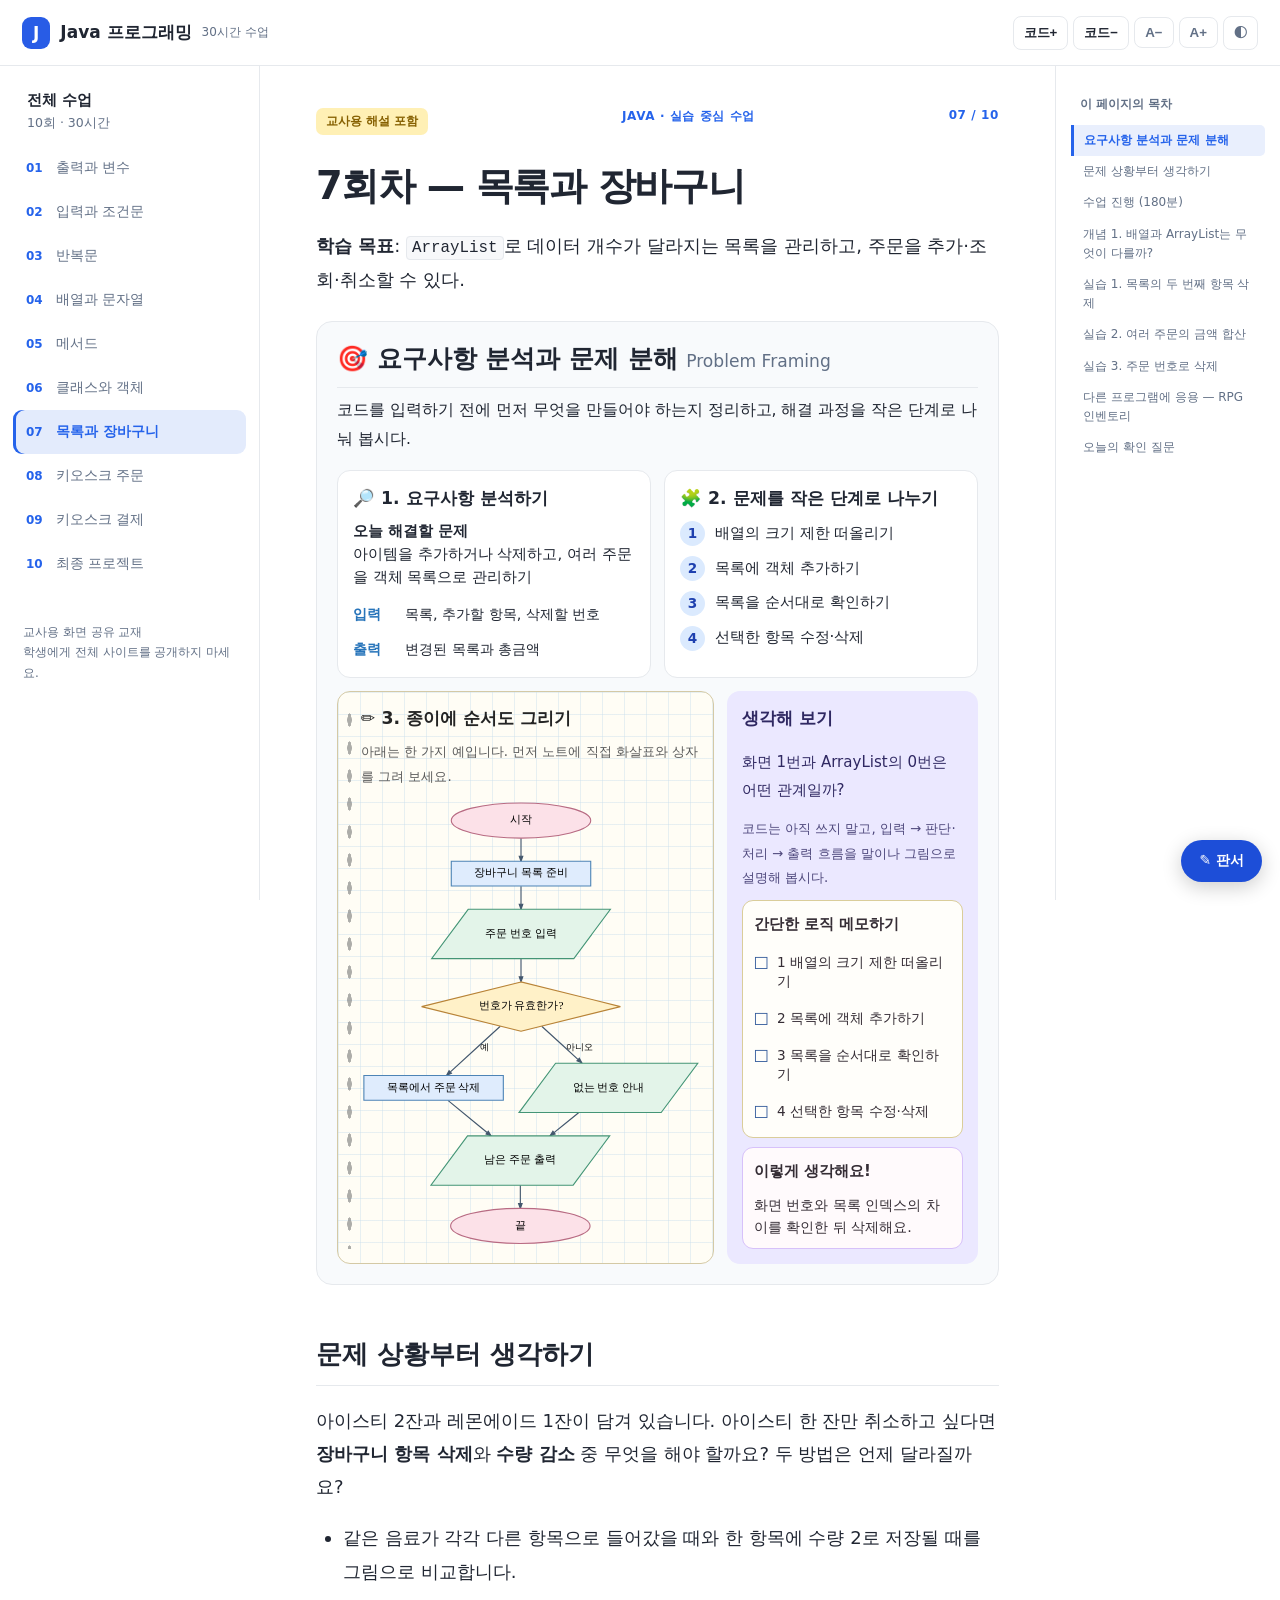
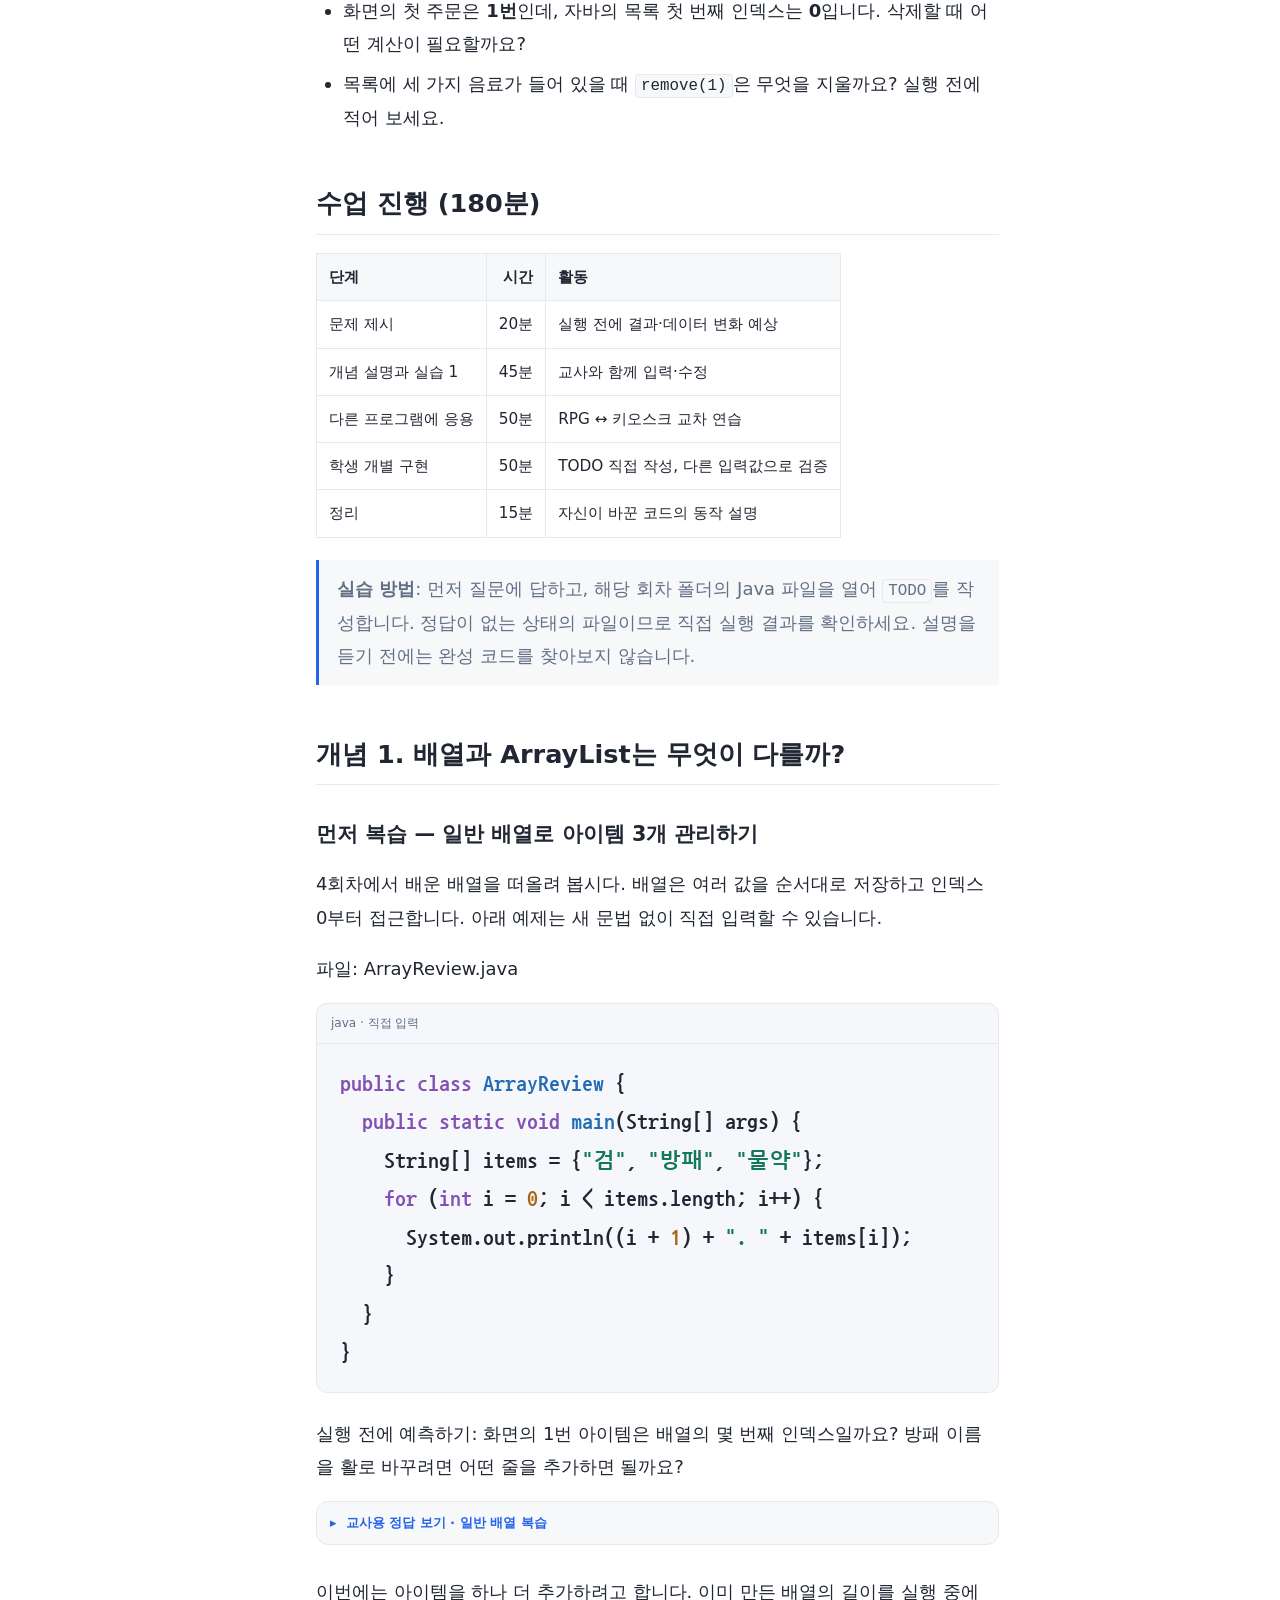
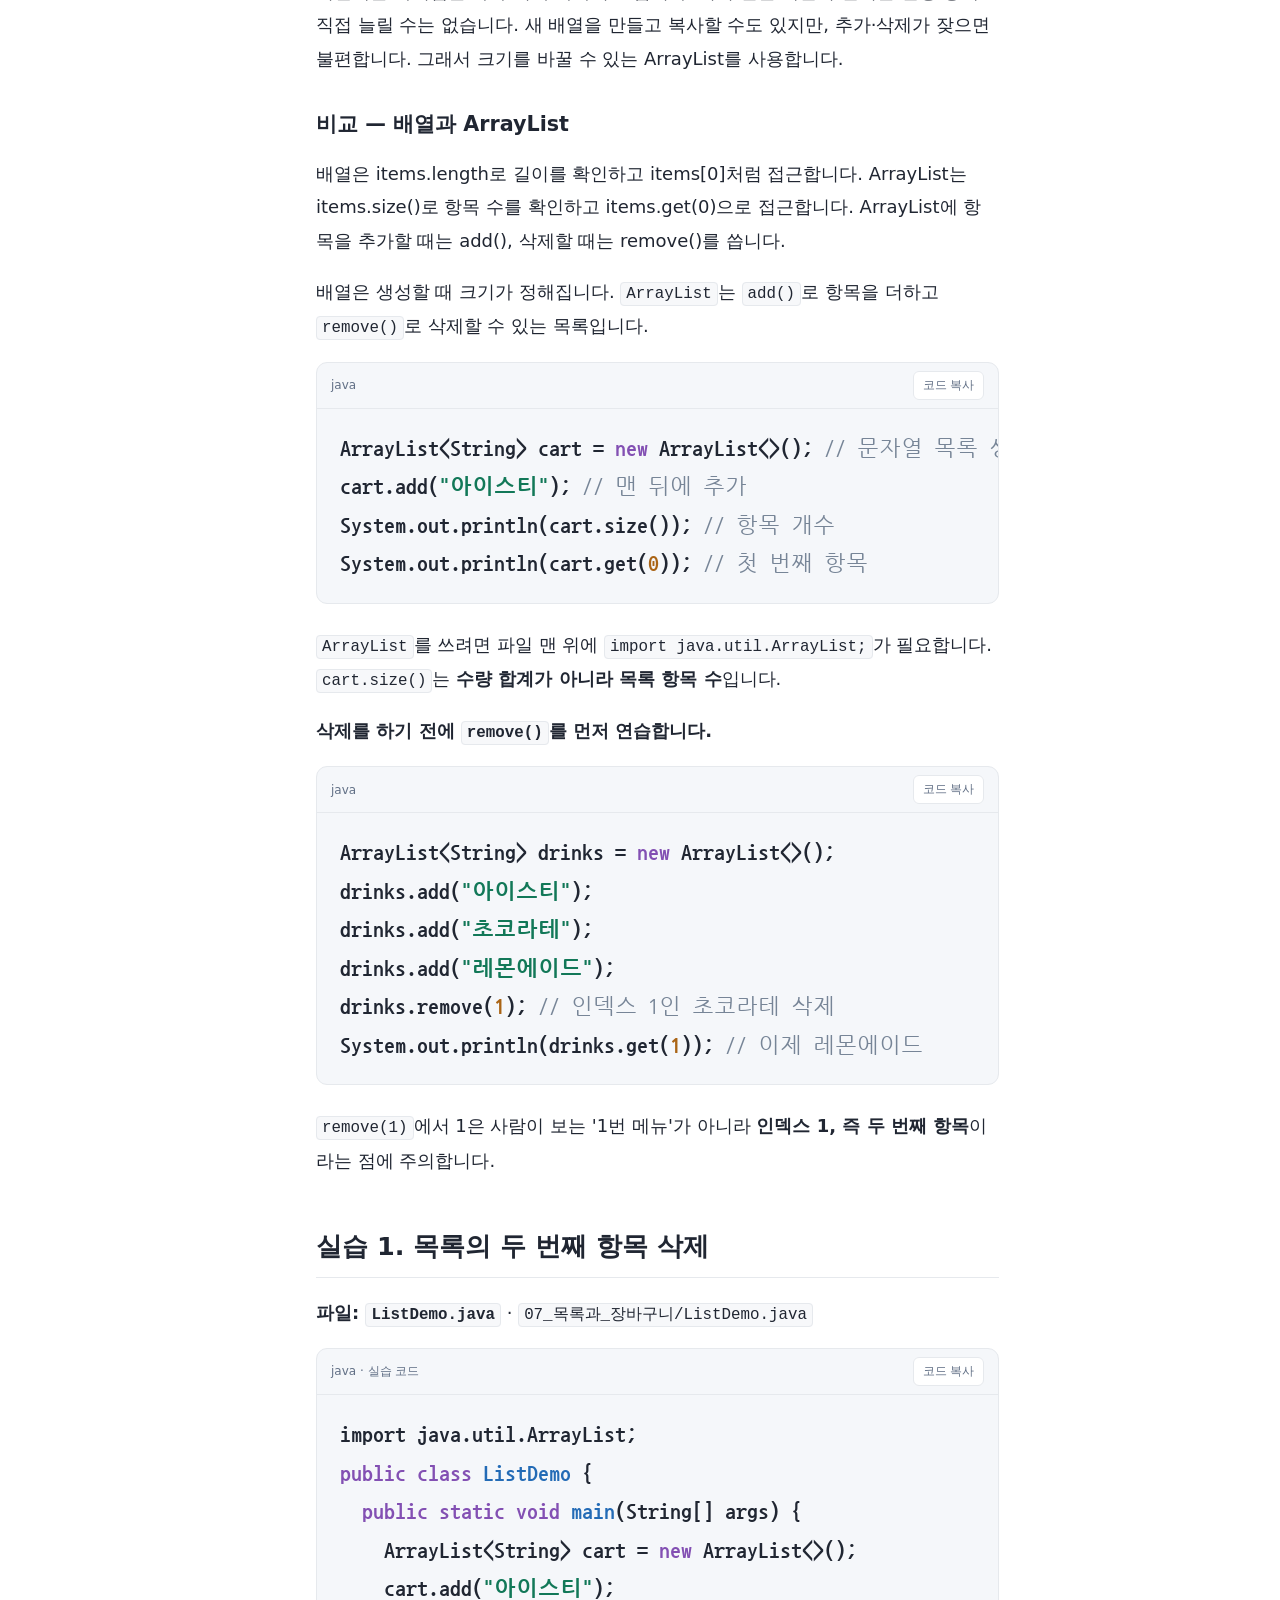
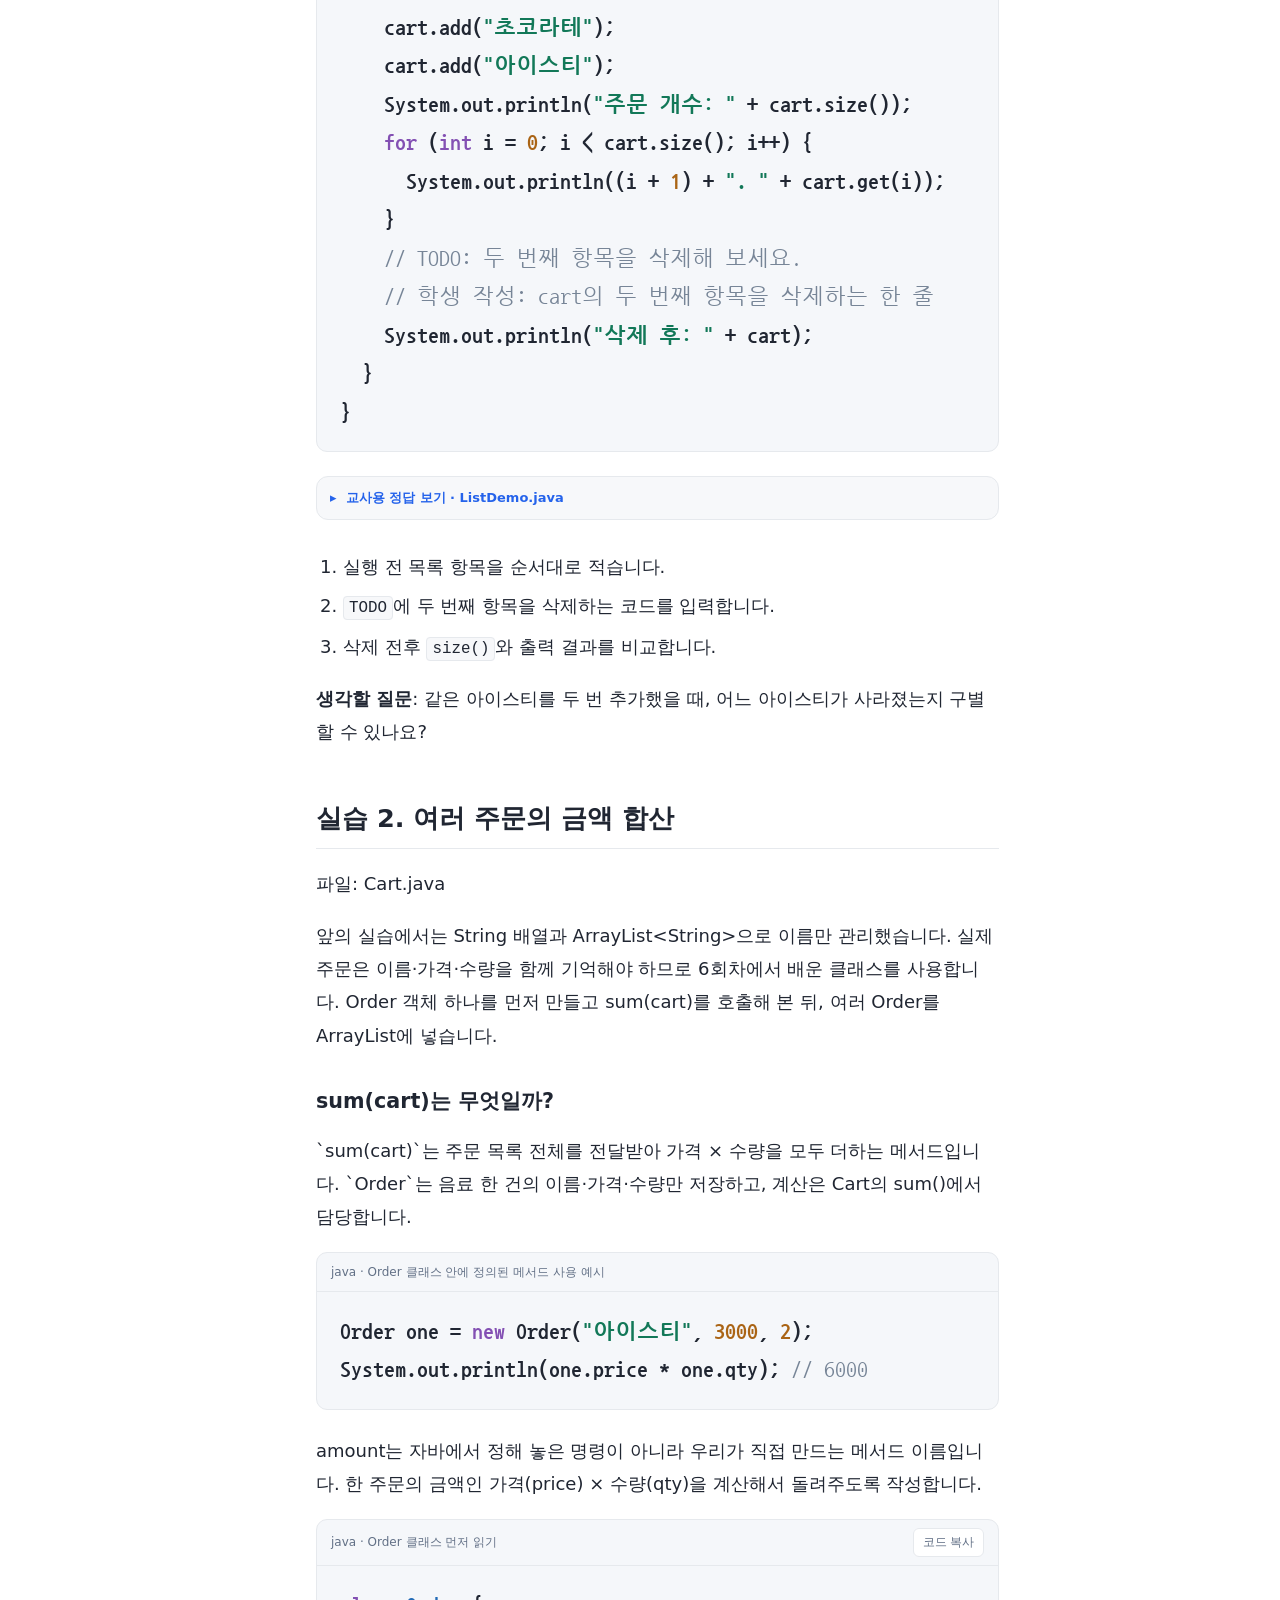
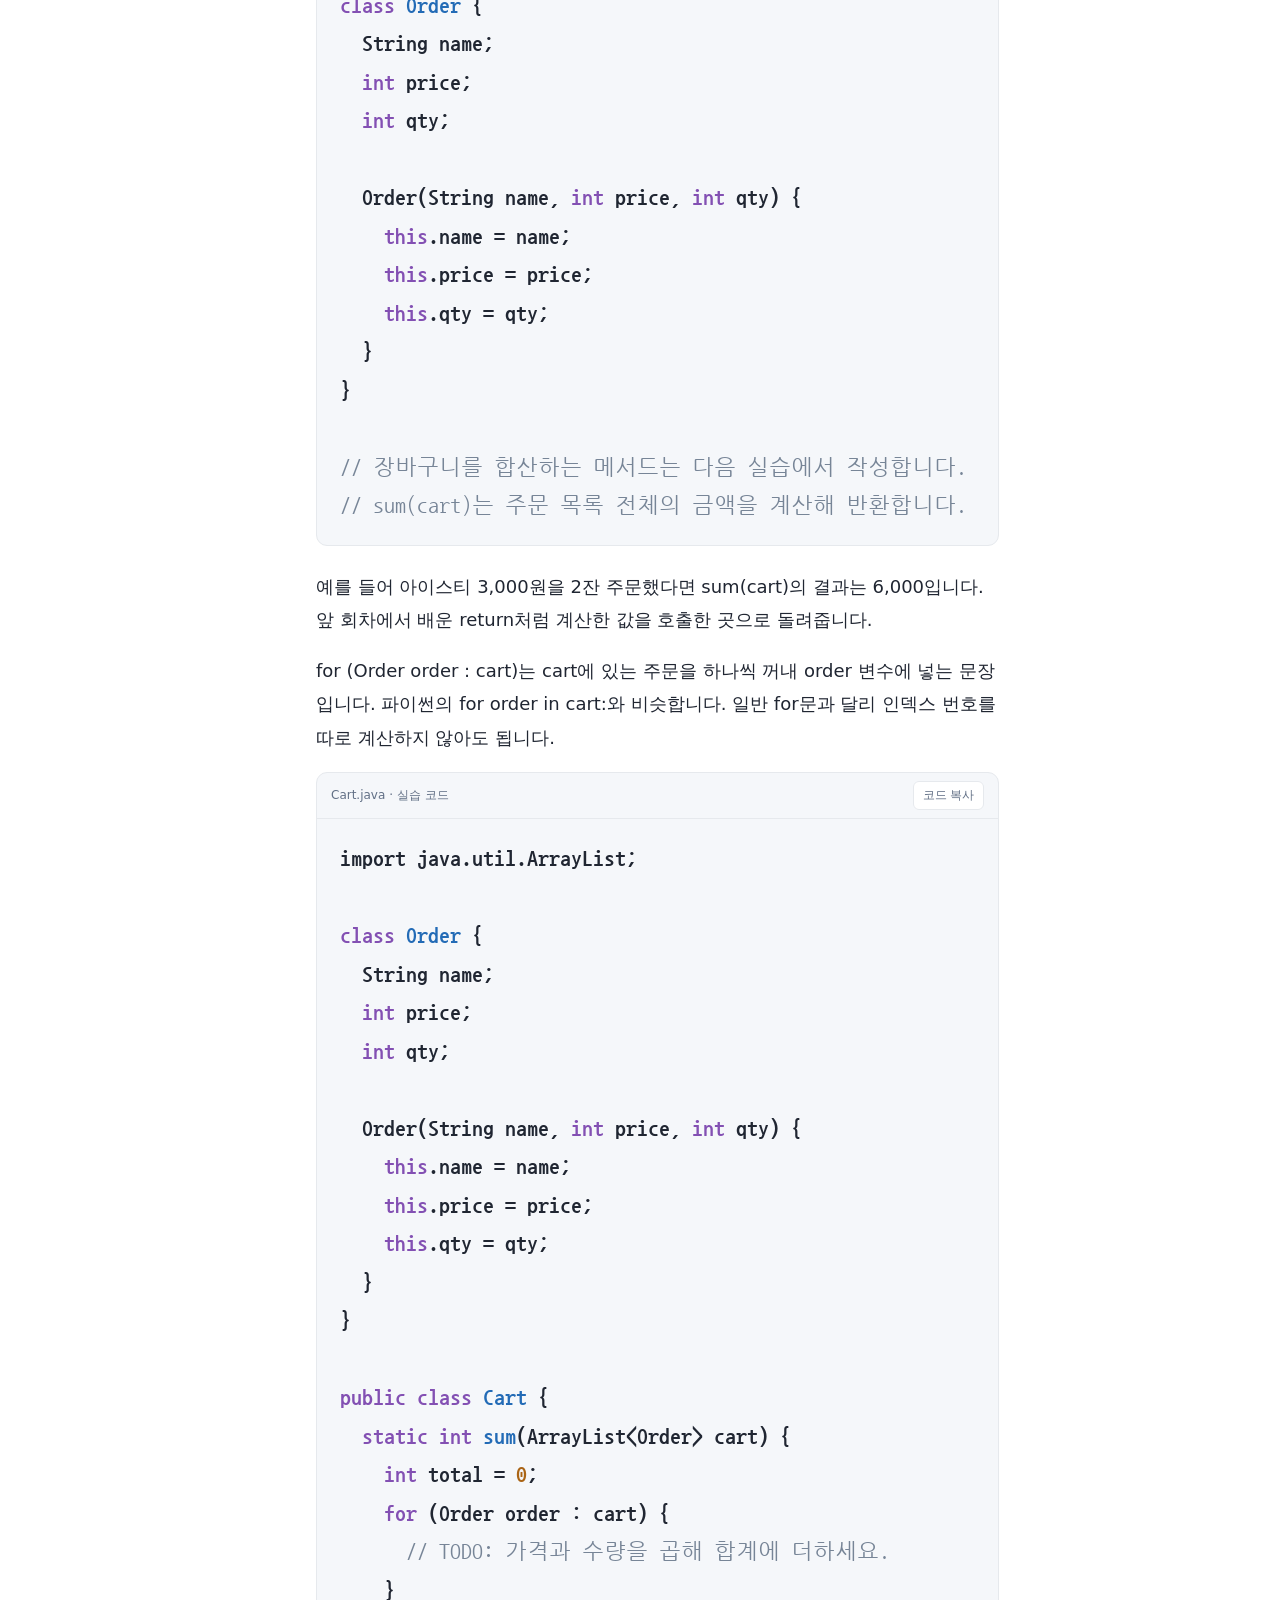
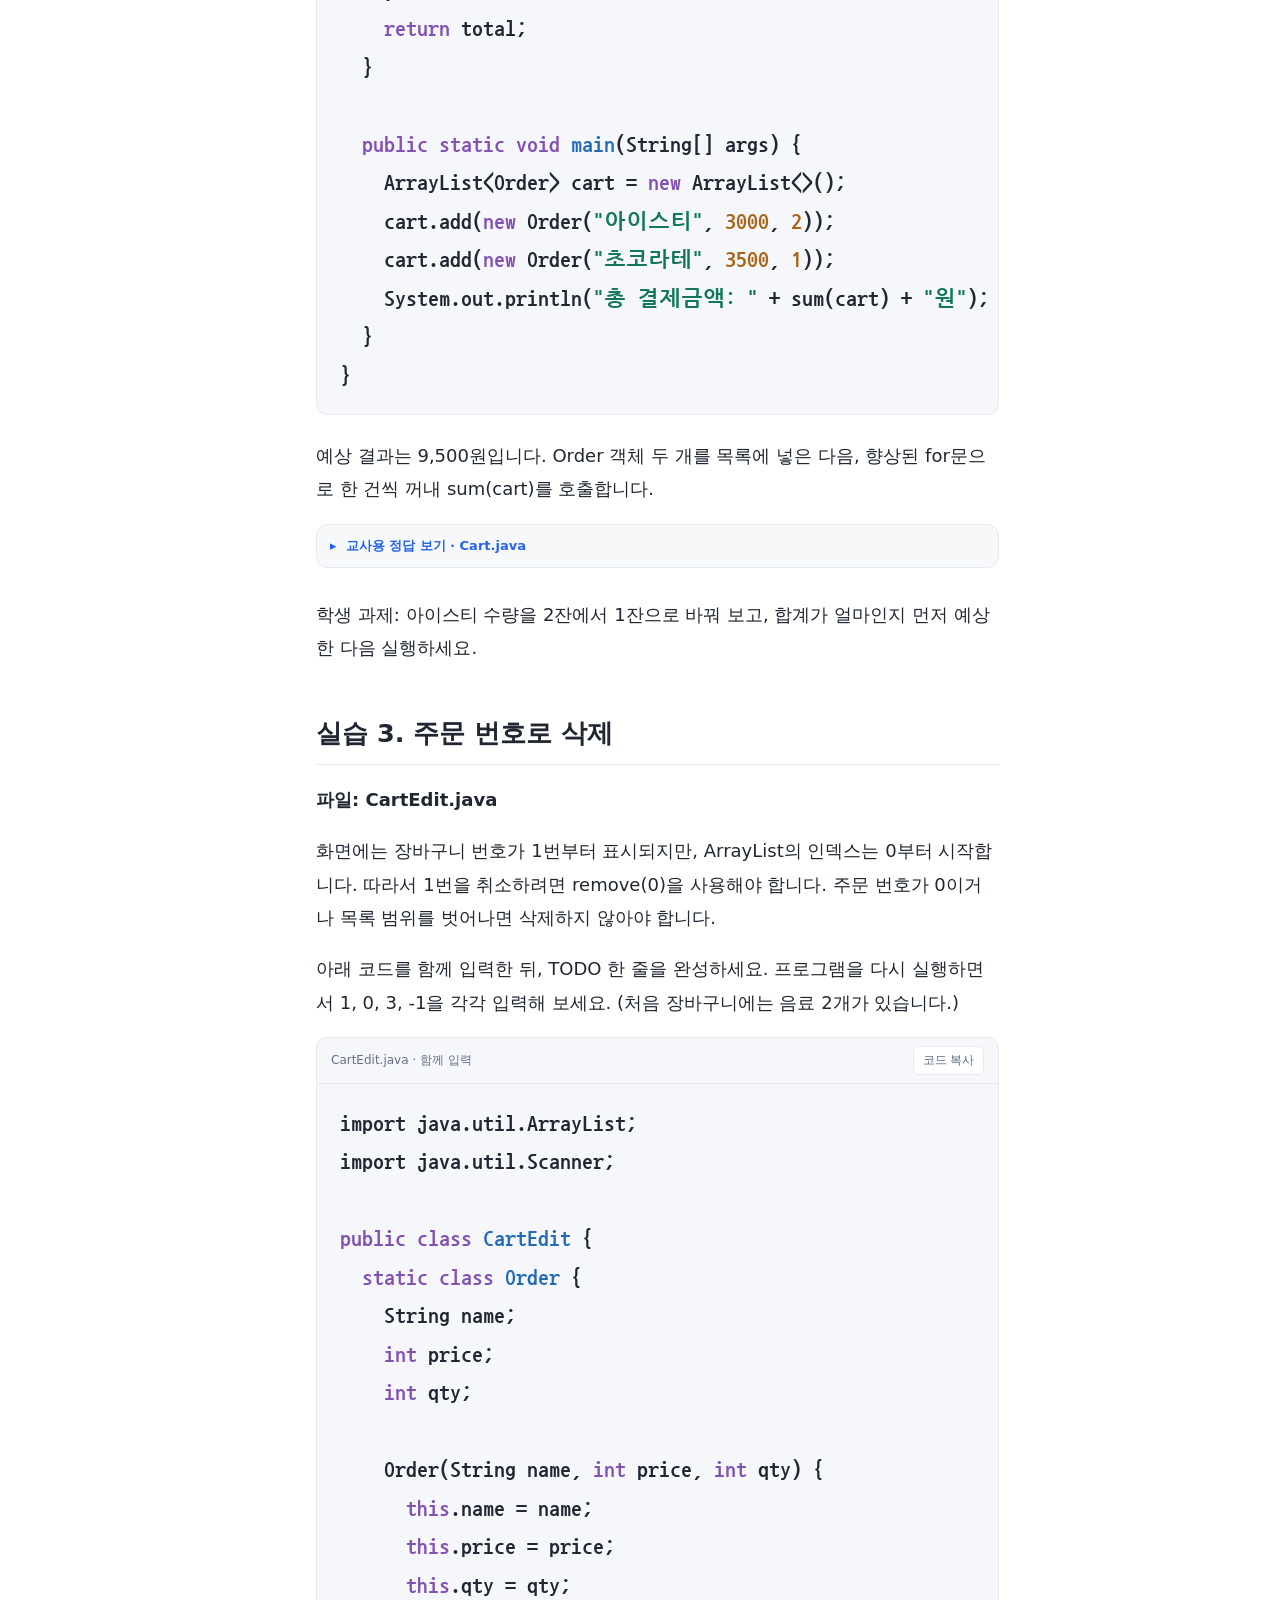
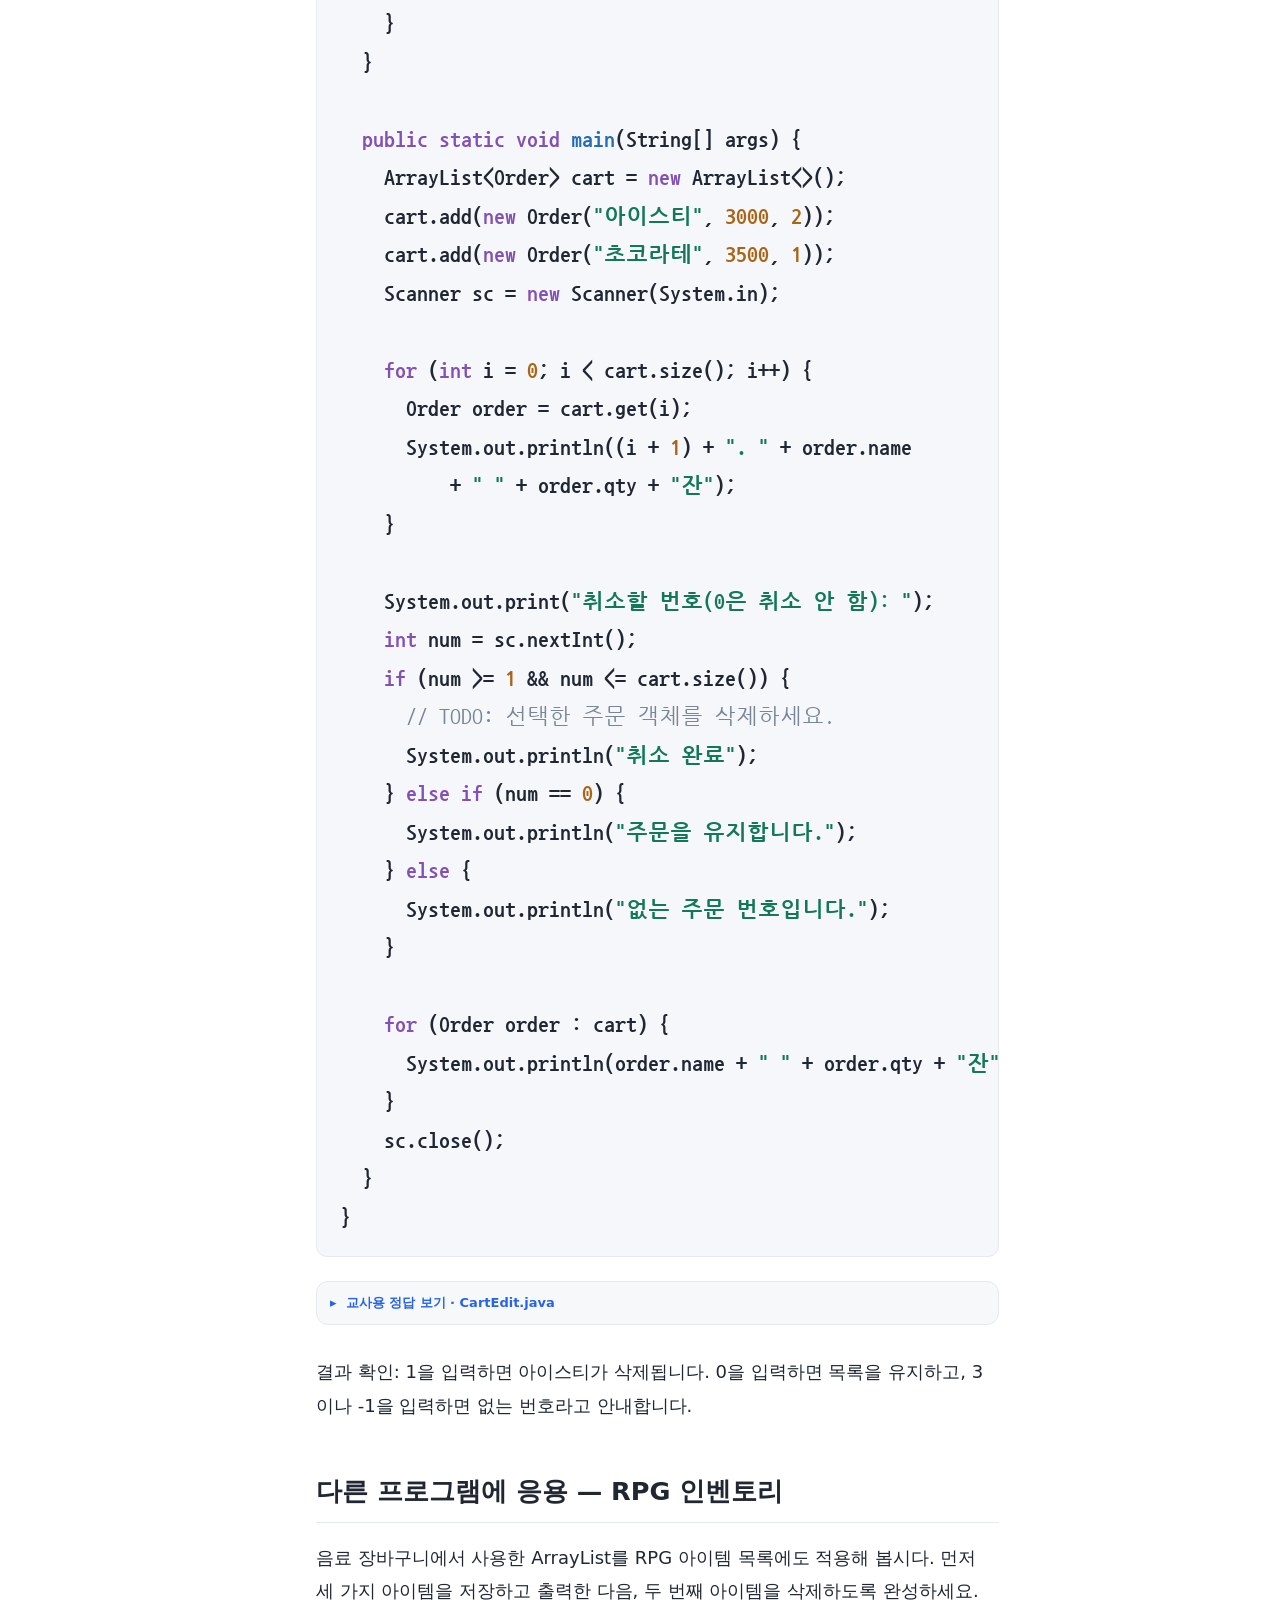
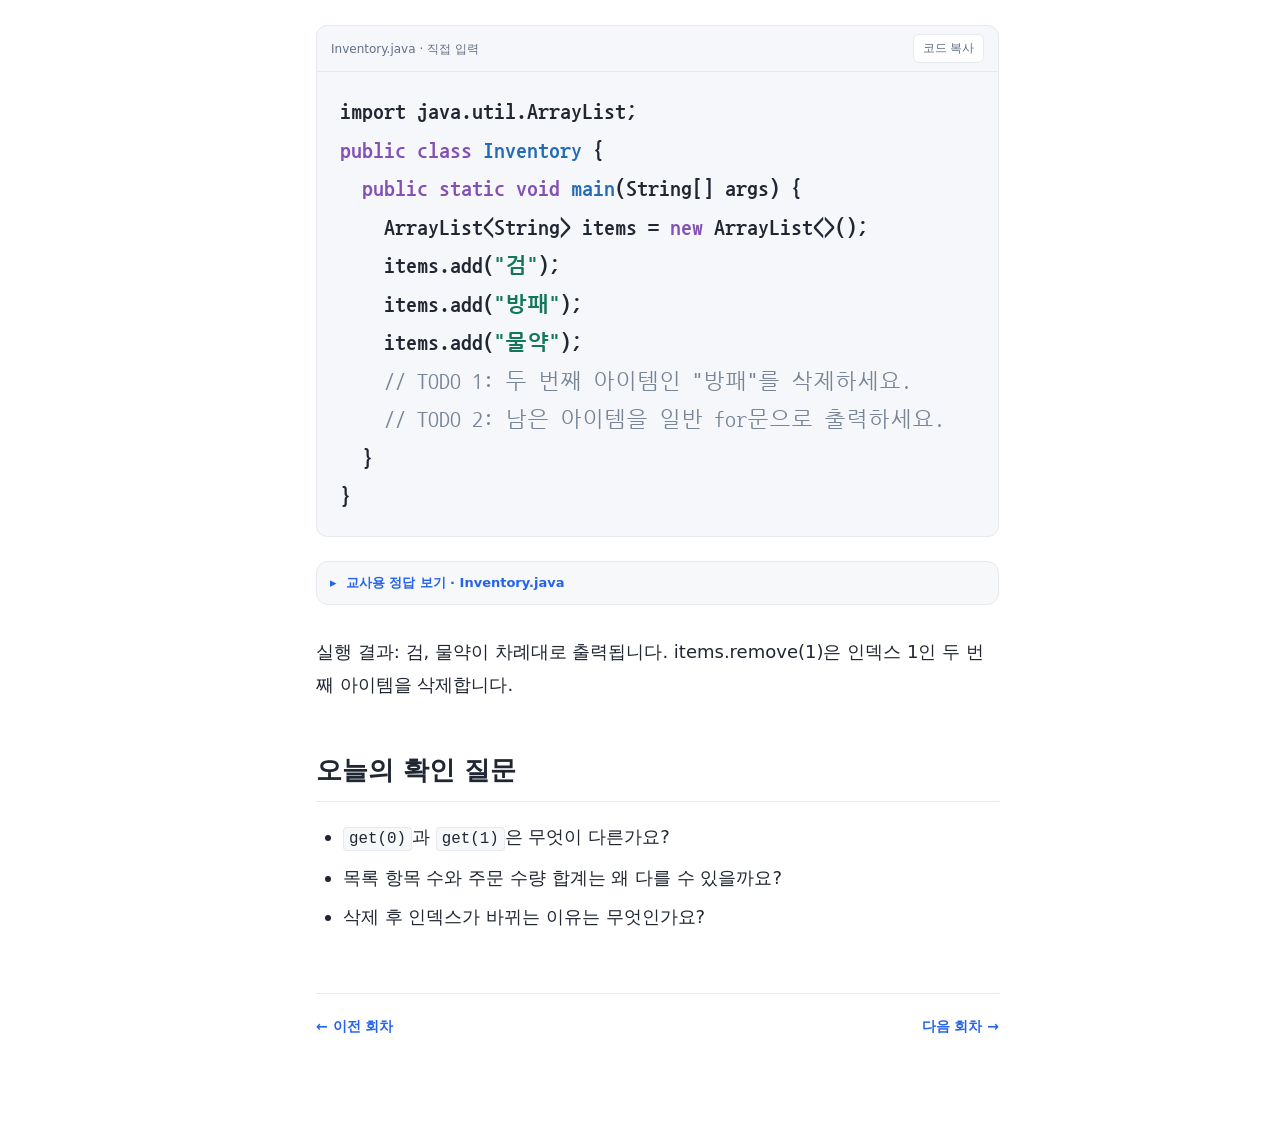
<file: lesson07.html>
<!DOCTYPE html>

<html lang="ko"><head><meta charset="utf-8"/><meta content="width=device-width,initial-scale=1" name="viewport"/><meta content="noindex,nofollow" name="robots"/><title>7회차 · 목록과 장바구니 | Java 수업</title><link href="assets/style.css" rel="stylesheet"/></head><body>
<header class="topbar"><button aria-label="목차 열기" class="menu-toggle">☰</button><a class="brand" href="index.html"><span class="brand-mark">J</span> Java 프로그래밍 <small>30시간 수업</small></a><div class="top-actions"><button aria-label="글자 축소" id="font-minus">A−</button><button aria-label="글자 확대" id="font-plus">A+</button><button aria-label="다크 모드 전환" id="theme">◐</button></div></header>
<div class="layout"><aside class="sidebar"><div class="sidebar-title">전체 수업 <small>10회 · 30시간</small></div><a class="chapter" href="lesson01.html"><b>01</b><span>출력과 변수</span></a><a class="chapter" href="lesson02.html"><b>02</b><span>입력과 조건문</span></a><a class="chapter" href="lesson03.html"><b>03</b><span>반복문</span></a><a class="chapter" href="lesson04.html"><b>04</b><span>배열과 문자열</span></a><a class="chapter" href="lesson05.html"><b>05</b><span>메서드</span></a><a class="chapter" href="lesson06.html"><b>06</b><span>클래스와 객체</span></a><a aria-current="page" class="chapter active" href="lesson07.html"><b>07</b><span>목록과 장바구니</span></a><a class="chapter" href="lesson08.html"><b>08</b><span>키오스크 주문</span></a><a class="chapter" href="lesson09.html"><b>09</b><span>키오스크 결제</span></a><a class="chapter" href="lesson10.html"><b>10</b><span>최종 프로젝트</span></a><div class="sidebar-foot">교사용 화면 공유 교재<br/>학생에게 전체 사이트를 공개하지 마세요.</div></aside>
<main class="main"><div class="top-meta"><strong class="teacher-mode-badge">교사용 해설 포함</strong>JAVA · 실습 중심 수업 <span>07 / 10</span></div><article class="article gb-body"><h1 id="7회차-목록과-장바구니">7회차 — 목록과 장바구니</h1>
<p><strong>학습 목표</strong>: <code>ArrayList</code>로 데이터 개수가 달라지는 목록을 관리하고, 주문을 추가·조회·취소할 수 있다.</p><section aria-labelledby="pf-title-7" class="pf-section">
<h2 class="pf-title" id="요구사항-분석과-문제-분해">🎯 요구사항 분석과 문제 분해 <small>Problem Framing</small></h2>
<p class="pf-lead">코드를 입력하기 전에 먼저 무엇을 만들어야 하는지 정리하고, 해결 과정을 작은 단계로 나눠 봅시다.</p>
<div class="pf-cards"><div class="pf-card"><h3>🔎 1. 요구사항 분석하기</h3><p><strong>오늘 해결할 문제</strong><br/>아이템을 추가하거나 삭제하고, 여러 주문을 객체 목록으로 관리하기</p><dl><div><dt>입력</dt><dd>목록, 추가할 항목, 삭제할 번호</dd></div><div><dt>출력</dt><dd>변경된 목록과 총금액</dd></div></dl></div>
<div class="pf-card"><h3>🧩 2. 문제를 작은 단계로 나누기</h3><ol class="pf-steps"><li><span class="pf-num">1</span><span>배열의 크기 제한 떠올리기</span></li><li><span class="pf-num">2</span><span>목록에 객체 추가하기</span></li><li><span class="pf-num">3</span><span>목록을 순서대로 확인하기</span></li><li><span class="pf-num">4</span><span>선택한 항목 수정·삭제</span></li></ol></div></div>
<div class="pf-paper-area"><div class="pf-paper"><h3>✏️ 3. 종이에 순서도 그리기</h3><p class="pf-paper-note">아래는 한 가지 예입니다. 먼저 노트에 직접 화살표와 상자를 그려 보세요.</p><div class="pf-flow"><a class="pf-flow-zoom" href="assets/flowchart-07.svg" rel="noopener" target="_blank" title="순서도 크게 보기"><img alt="7회차 문제 해결 순서도" class="pf-flow-illustration" loading="lazy" src="assets/flowchart-07.svg"/></a></div></div>
<div class="pf-think"><h3>생각해 보기</h3><p>화면 1번과 ArrayList의 0번은 어떤 관계일까?</p><p class="pf-note">코드는 아직 쓰지 말고, 입력 → 판단·처리 → 출력 흐름을 말이나 그림으로 설명해 봅시다.</p><div class="pf-memo"><h4>간단한 로직 메모하기</h4><ul class="pf-checklist"><li>1 배열의 크기 제한 떠올리기</li><li>2 목록에 객체 추가하기</li><li>3 목록을 순서대로 확인하기</li><li>4 선택한 항목 수정·삭제</li></ul></div><div class="pf-tip"><h4>이렇게 생각해요!</h4><p>화면 번호와 목록 인덱스의 차이를 확인한 뒤 삭제해요.</p></div></div></div>
</section>
<h2 id="문제-상황부터-생각하기">문제 상황부터 생각하기</h2>
<p>아이스티 2잔과 레몬에이드 1잔이 담겨 있습니다. 아이스티 한 잔만 취소하고 싶다면 <strong>장바구니 항목 삭제</strong>와 <strong>수량 감소</strong> 중 무엇을 해야 할까요? 두 방법은 언제 달라질까요?</p>
<ul>
<li>같은 음료가 각각 다른 항목으로 들어갔을 때와 한 항목에 수량 2로 저장될 때를 그림으로 비교합니다.</li>
<li>화면의 첫 주문은 <strong>1번</strong>인데, 자바의 목록 첫 번째 인덱스는 <strong>0</strong>입니다. 삭제할 때 어떤 계산이 필요할까요?</li>
<li>목록에 세 가지 음료가 들어 있을 때 <code>remove(1)</code>은 무엇을 지울까요? 실행 전에 적어 보세요.</li>
</ul>
<h2 id="수업-진행-180분">수업 진행 (180분)</h2>
<table>
<thead>
<tr>
<th>단계</th>
<th style="text-align:right">시간</th>
<th>활동</th>
</tr>
</thead>
<tbody>
<tr>
<td>문제 제시</td>
<td style="text-align:right">20분</td>
<td>실행 전에 결과·데이터 변화 예상</td>
</tr>
<tr>
<td>개념 설명과 실습 1</td>
<td style="text-align:right">45분</td>
<td>교사와 함께 입력·수정</td>
</tr>
<tr>
<td>다른 프로그램에 응용</td>
<td style="text-align:right">50분</td>
<td>RPG ↔ 키오스크 교차 연습</td>
</tr>
<tr>
<td>학생 개별 구현</td>
<td style="text-align:right">50분</td>
<td>TODO 직접 작성, 다른 입력값으로 검증</td>
</tr>
<tr>
<td>정리</td>
<td style="text-align:right">15분</td>
<td>자신이 바꾼 코드의 동작 설명</td>
</tr>
</tbody>
</table>
<blockquote>
<p><strong>실습 방법</strong>: 먼저 질문에 답하고, 해당 회차 폴더의 Java 파일을 열어 <code>TODO</code>를 작성합니다. 정답이 없는 상태의 파일이므로 직접 실행 결과를 확인하세요. 설명을 듣기 전에는 완성 코드를 찾아보지 않습니다.</p>
</blockquote>
<h2 id="개념-1-배열과-arraylist는-무엇이-다를까">개념 1. 배열과 ArrayList는 무엇이 다를까?</h2><h3>먼저 복습 — 일반 배열로 아이템 3개 관리하기</h3><p>4회차에서 배운 배열을 떠올려 봅시다. 배열은 여러 값을 순서대로 저장하고 인덱스 0부터 접근합니다. 아래 예제는 새 문법 없이 직접 입력할 수 있습니다.</p><p>파일: ArrayReview.java</p><div class="codebox"><div class="code-head"><span>java · 직접 입력</span></div><pre><code class="highlight"><span class="kd">public</span><span class="w"> </span><span class="kd">class</span> <span class="nc">ArrayReview</span><span class="w"> </span><span class="p">{</span>
<span class="w">  </span><span class="kd">public</span><span class="w"> </span><span class="kd">static</span><span class="w"> </span><span class="kt">void</span><span class="w"> </span><span class="nf">main</span><span class="p">(</span><span class="n">String</span><span class="o">[]</span><span class="w"> </span><span class="n">args</span><span class="p">)</span><span class="w"> </span><span class="p">{</span>
<span class="w">    </span><span class="n">String</span><span class="o">[]</span><span class="w"> </span><span class="n">items</span><span class="w"> </span><span class="o">=</span><span class="w"> </span><span class="p">{</span><span class="s">"검"</span><span class="p">,</span><span class="w"> </span><span class="s">"방패"</span><span class="p">,</span><span class="w"> </span><span class="s">"물약"</span><span class="p">};</span>
<span class="w">    </span><span class="k">for</span><span class="w"> </span><span class="p">(</span><span class="kt">int</span><span class="w"> </span><span class="n">i</span><span class="w"> </span><span class="o">=</span><span class="w"> </span><span class="mi">0</span><span class="p">;</span><span class="w"> </span><span class="n">i</span><span class="w"> </span><span class="o">&lt;</span><span class="w"> </span><span class="n">items</span><span class="p">.</span><span class="na">length</span><span class="p">;</span><span class="w"> </span><span class="n">i</span><span class="o">++</span><span class="p">)</span><span class="w"> </span><span class="p">{</span>
<span class="w">      </span><span class="n">System</span><span class="p">.</span><span class="na">out</span><span class="p">.</span><span class="na">println</span><span class="p">((</span><span class="n">i</span><span class="w"> </span><span class="o">+</span><span class="w"> </span><span class="mi">1</span><span class="p">)</span><span class="w"> </span><span class="o">+</span><span class="w"> </span><span class="s">". "</span><span class="w"> </span><span class="o">+</span><span class="w"> </span><span class="n">items</span><span class="o">[</span><span class="n">i</span><span class="o">]</span><span class="p">);</span>
<span class="w">    </span><span class="p">}</span>
<span class="w">  </span><span class="p">}</span>
<span class="p">}</span></code></pre></div><p>실행 전에 예측하기: 화면의 1번 아이템은 배열의 몇 번째 인덱스일까요? 방패 이름을 활로 바꾸려면 어떤 줄을 추가하면 될까요?</p><details class="teacher-answer"><summary>교사용 정답 보기 · 일반 배열 복습</summary><div class="codebox"><div class="code-head"><span>java · 정답 코드</span></div><pre><code class="highlight"><span class="n">items</span><span class="o">[</span><span class="mi">1</span><span class="o">]</span><span class="w"> </span><span class="o">=</span><span class="w"> </span><span class="s">"활"</span><span class="p">;</span></code></pre></div></details><p>이번에는 아이템을 하나 더 추가하려고 합니다. 이미 만든 배열의 길이를 실행 중에 직접 늘릴 수는 없습니다. 새 배열을 만들고 복사할 수도 있지만, 추가·삭제가 잦으면 불편합니다. 그래서 크기를 바꿀 수 있는 ArrayList를 사용합니다.</p><h3>비교 — 배열과 ArrayList</h3><p>배열은 items.length로 길이를 확인하고 items[0]처럼 접근합니다. ArrayList는 items.size()로 항목 수를 확인하고 items.get(0)으로 접근합니다. ArrayList에 항목을 추가할 때는 add(), 삭제할 때는 remove()를 씁니다.</p>
<p>배열은 생성할 때 크기가 정해집니다. <code>ArrayList</code>는 <code>add()</code>로 항목을 더하고 <code>remove()</code>로 삭제할 수 있는 목록입니다.</p>
<div class="codebox"><div class="code-head"><span>java</span><button class="copy" type="button">코드 복사</button></div><pre><code class="highlight"><span class="n">ArrayList</span><span class="o">&lt;</span><span class="n">String</span><span class="o">&gt;</span><span class="w"> </span><span class="n">cart</span><span class="w"> </span><span class="o">=</span><span class="w"> </span><span class="k">new</span><span class="w"> </span><span class="n">ArrayList</span><span class="o">&lt;&gt;</span><span class="p">();</span><span class="w"> </span><span class="c1">// 문자열 목록 생성</span>
<span class="n">cart</span><span class="p">.</span><span class="na">add</span><span class="p">(</span><span class="s">"아이스티"</span><span class="p">);</span><span class="w"> </span><span class="c1">// 맨 뒤에 추가</span>
<span class="n">System</span><span class="p">.</span><span class="na">out</span><span class="p">.</span><span class="na">println</span><span class="p">(</span><span class="n">cart</span><span class="p">.</span><span class="na">size</span><span class="p">());</span><span class="w"> </span><span class="c1">// 항목 개수</span>
<span class="n">System</span><span class="p">.</span><span class="na">out</span><span class="p">.</span><span class="na">println</span><span class="p">(</span><span class="n">cart</span><span class="p">.</span><span class="na">get</span><span class="p">(</span><span class="mi">0</span><span class="p">));</span><span class="w"> </span><span class="c1">// 첫 번째 항목</span></code></pre></div><p><code>ArrayList</code>를 쓰려면 파일 맨 위에 <code>import java.util.ArrayList;</code>가 필요합니다. <code>cart.size()</code>는 <strong>수량 합계가 아니라 목록 항목 수</strong>입니다.</p>
<p><strong>삭제를 하기 전에 <code>remove()</code>를 먼저 연습합니다.</strong></p>
<div class="codebox"><div class="code-head"><span>java</span><button class="copy" type="button">코드 복사</button></div><pre><code class="highlight"><span class="n">ArrayList</span><span class="o">&lt;</span><span class="n">String</span><span class="o">&gt;</span><span class="w"> </span><span class="n">drinks</span><span class="w"> </span><span class="o">=</span><span class="w"> </span><span class="k">new</span><span class="w"> </span><span class="n">ArrayList</span><span class="o">&lt;&gt;</span><span class="p">();</span>
<span class="n">drinks</span><span class="p">.</span><span class="na">add</span><span class="p">(</span><span class="s">"아이스티"</span><span class="p">);</span>
<span class="n">drinks</span><span class="p">.</span><span class="na">add</span><span class="p">(</span><span class="s">"초코라테"</span><span class="p">);</span>
<span class="n">drinks</span><span class="p">.</span><span class="na">add</span><span class="p">(</span><span class="s">"레몬에이드"</span><span class="p">);</span>
<span class="n">drinks</span><span class="p">.</span><span class="na">remove</span><span class="p">(</span><span class="mi">1</span><span class="p">);</span><span class="w"> </span><span class="c1">// 인덱스 1인 초코라테 삭제</span>
<span class="n">System</span><span class="p">.</span><span class="na">out</span><span class="p">.</span><span class="na">println</span><span class="p">(</span><span class="n">drinks</span><span class="p">.</span><span class="na">get</span><span class="p">(</span><span class="mi">1</span><span class="p">));</span><span class="w"> </span><span class="c1">// 이제 레몬에이드</span></code></pre></div><p><code>remove(1)</code>에서 1은 사람이 보는 '1번 메뉴'가 아니라 <strong>인덱스 1, 즉 두 번째 항목</strong>이라는 점에 주의합니다.</p>
<h2 id="실습-1-목록의-두-번째-항목-삭제">실습 1. 목록의 두 번째 항목 삭제</h2>
<p><strong>파일: <code>ListDemo.java</code></strong> · <code>07_목록과_장바구니/ListDemo.java</code></p><div class="codebox"><div class="code-head"><span>java · 실습 코드</span><button class="copy" type="button">코드 복사</button></div><pre><code class="highlight"><span class="kn">import</span><span class="w"> </span><span class="nn">java.util.ArrayList</span><span class="p">;</span>
<span class="kd">public</span><span class="w"> </span><span class="kd">class</span> <span class="nc">ListDemo</span><span class="w"> </span><span class="p">{</span>
<span class="w">  </span><span class="kd">public</span><span class="w"> </span><span class="kd">static</span><span class="w"> </span><span class="kt">void</span><span class="w"> </span><span class="nf">main</span><span class="p">(</span><span class="n">String</span><span class="o">[]</span><span class="w"> </span><span class="n">args</span><span class="p">)</span><span class="w"> </span><span class="p">{</span>
<span class="w">    </span><span class="n">ArrayList</span><span class="o">&lt;</span><span class="n">String</span><span class="o">&gt;</span><span class="w"> </span><span class="n">cart</span><span class="w"> </span><span class="o">=</span><span class="w"> </span><span class="k">new</span><span class="w"> </span><span class="n">ArrayList</span><span class="o">&lt;&gt;</span><span class="p">();</span>
<span class="w">    </span><span class="n">cart</span><span class="p">.</span><span class="na">add</span><span class="p">(</span><span class="s">"아이스티"</span><span class="p">);</span>
<span class="w">    </span><span class="n">cart</span><span class="p">.</span><span class="na">add</span><span class="p">(</span><span class="s">"초코라테"</span><span class="p">);</span>
<span class="w">    </span><span class="n">cart</span><span class="p">.</span><span class="na">add</span><span class="p">(</span><span class="s">"아이스티"</span><span class="p">);</span>
<span class="w">    </span><span class="n">System</span><span class="p">.</span><span class="na">out</span><span class="p">.</span><span class="na">println</span><span class="p">(</span><span class="s">"주문 개수: "</span><span class="w"> </span><span class="o">+</span><span class="w"> </span><span class="n">cart</span><span class="p">.</span><span class="na">size</span><span class="p">());</span>
<span class="w">    </span><span class="k">for</span><span class="w"> </span><span class="p">(</span><span class="kt">int</span><span class="w"> </span><span class="n">i</span><span class="w"> </span><span class="o">=</span><span class="w"> </span><span class="mi">0</span><span class="p">;</span><span class="w"> </span><span class="n">i</span><span class="w"> </span><span class="o">&lt;</span><span class="w"> </span><span class="n">cart</span><span class="p">.</span><span class="na">size</span><span class="p">();</span><span class="w"> </span><span class="n">i</span><span class="o">++</span><span class="p">)</span><span class="w"> </span><span class="p">{</span>
<span class="w">      </span><span class="n">System</span><span class="p">.</span><span class="na">out</span><span class="p">.</span><span class="na">println</span><span class="p">((</span><span class="n">i</span><span class="w"> </span><span class="o">+</span><span class="w"> </span><span class="mi">1</span><span class="p">)</span><span class="w"> </span><span class="o">+</span><span class="w"> </span><span class="s">". "</span><span class="w"> </span><span class="o">+</span><span class="w"> </span><span class="n">cart</span><span class="p">.</span><span class="na">get</span><span class="p">(</span><span class="n">i</span><span class="p">));</span>
<span class="w">    </span><span class="p">}</span>
<span class="w">    </span><span class="c1">// TODO: 두 번째 항목을 삭제해 보세요.</span>
<span class="w">    </span><span class="c1">// 학생 작성: cart의 두 번째 항목을 삭제하는 한 줄</span>
<span class="w">    </span><span class="n">System</span><span class="p">.</span><span class="na">out</span><span class="p">.</span><span class="na">println</span><span class="p">(</span><span class="s">"삭제 후: "</span><span class="w"> </span><span class="o">+</span><span class="w"> </span><span class="n">cart</span><span class="p">);</span>
<span class="w">  </span><span class="p">}</span>
<span class="p">}</span></code></pre></div><details class="teacher-answer"><summary>교사용 정답 보기 · ListDemo.java</summary><div class="teacher-answer-body"><div class="codebox"><div class="code-head"><span>java · 정답 코드</span><button class="copy" type="button">코드 복사</button></div><pre><code class="highlight"><span class="n">cart</span><span class="p">.</span><span class="na">remove</span><span class="p">(</span><span class="mi">1</span><span class="p">);</span></code></pre></div></div></details>
<ol>
<li>실행 전 목록 항목을 순서대로 적습니다.</li>
<li><code>TODO</code>에 두 번째 항목을 삭제하는 코드를 입력합니다.</li>
<li>삭제 전후 <code>size()</code>와 출력 결과를 비교합니다.</li>
</ol>
<p><strong>생각할 질문</strong>: 같은 아이스티를 두 번 추가했을 때, 어느 아이스티가 사라졌는지 구별할 수 있나요?</p>
<h2 id="실습-2-여러-주문의-금액-합산">실습 2. 여러 주문의 금액 합산</h2><p>파일: Cart.java</p><p>앞의 실습에서는 String 배열과 ArrayList&lt;String&gt;으로 이름만 관리했습니다. 실제 주문은 이름·가격·수량을 함께 기억해야 하므로 6회차에서 배운 클래스를 사용합니다. Order 객체 하나를 먼저 만들고 sum(cart)를 호출해 본 뒤, 여러 Order를 ArrayList에 넣습니다.</p><h3>sum(cart)는 무엇일까?</h3><p>`sum(cart)`는 주문 목록 전체를 전달받아 가격 × 수량을 모두 더하는 메서드입니다. `Order`는 음료 한 건의 이름·가격·수량만 저장하고, 계산은 Cart의 sum()에서 담당합니다.</p><div class="codebox"><div class="code-head"><span>java · Order 클래스 안에 정의된 메서드 사용 예시</span></div><pre><code class="highlight" data-replace-id="3"><span class="n">Order</span><span class="w"> </span><span class="n">one</span><span class="w"> </span><span class="o">=</span><span class="w"> </span><span class="k">new</span><span class="w"> </span><span class="n">Order</span><span class="p">(</span><span class="s">"아이스티"</span><span class="p">,</span><span class="w"> </span><span class="mi">3000</span><span class="p">,</span><span class="w"> </span><span class="mi">2</span><span class="p">);</span>
<span class="n">System</span><span class="p">.</span><span class="na">out</span><span class="p">.</span><span class="na">println</span><span class="p">(</span><span class="n">one</span><span class="p">.</span><span class="na">price</span><span class="w"> </span><span class="o">*</span><span class="w"> </span><span class="n">one</span><span class="p">.</span><span class="na">qty</span><span class="p">);</span><span class="w"> </span><span class="c1">// 6000</span></code></pre></div><p>amount는 자바에서 정해 놓은 명령이 아니라 우리가 직접 만드는 메서드 이름입니다. 한 주문의 금액인 가격(price) × 수량(qty)을 계산해서 돌려주도록 작성합니다.</p><div class="codebox"><div class="code-head"><span>java · Order 클래스 먼저 읽기</span><button class="copy" type="button">코드 복사</button></div><pre><code class="highlight" data-replace-id="1"><span class="kd">class</span> <span class="nc">Order</span><span class="w"> </span><span class="p">{</span>
<span class="w">  </span><span class="n">String</span><span class="w"> </span><span class="n">name</span><span class="p">;</span>
<span class="w">  </span><span class="kt">int</span><span class="w"> </span><span class="n">price</span><span class="p">;</span>
<span class="w">  </span><span class="kt">int</span><span class="w"> </span><span class="n">qty</span><span class="p">;</span>

<span class="w">  </span><span class="n">Order</span><span class="p">(</span><span class="n">String</span><span class="w"> </span><span class="n">name</span><span class="p">,</span><span class="w"> </span><span class="kt">int</span><span class="w"> </span><span class="n">price</span><span class="p">,</span><span class="w"> </span><span class="kt">int</span><span class="w"> </span><span class="n">qty</span><span class="p">)</span><span class="w"> </span><span class="p">{</span>
<span class="w">    </span><span class="k">this</span><span class="p">.</span><span class="na">name</span><span class="w"> </span><span class="o">=</span><span class="w"> </span><span class="n">name</span><span class="p">;</span>
<span class="w">    </span><span class="k">this</span><span class="p">.</span><span class="na">price</span><span class="w"> </span><span class="o">=</span><span class="w"> </span><span class="n">price</span><span class="p">;</span>
<span class="w">    </span><span class="k">this</span><span class="p">.</span><span class="na">qty</span><span class="w"> </span><span class="o">=</span><span class="w"> </span><span class="n">qty</span><span class="p">;</span>
<span class="w">  </span><span class="p">}</span>
<span class="p">}</span>

<span class="c1">// 장바구니를 합산하는 메서드는 다음 실습에서 작성합니다.</span>
<span class="c1">// sum(cart)는 주문 목록 전체의 금액을 계산해 반환합니다.</span></code></pre></div><p>예를 들어 아이스티 3,000원을 2잔 주문했다면 sum(cart)의 결과는 6,000입니다. 앞 회차에서 배운 return처럼 계산한 값을 호출한 곳으로 돌려줍니다.</p><p>for (Order order : cart)는 cart에 있는 주문을 하나씩 꺼내 order 변수에 넣는 문장입니다. 파이썬의 for order in cart:와 비슷합니다. 일반 for문과 달리 인덱스 번호를 따로 계산하지 않아도 됩니다.</p><div class="codebox"><div class="code-head"><span>Cart.java · 실습 코드</span><button class="copy" type="button">코드 복사</button></div><pre><code class="highlight" data-replace-id="2"><span class="kn">import</span><span class="w"> </span><span class="nn">java.util.ArrayList</span><span class="p">;</span>

<span class="kd">class</span> <span class="nc">Order</span><span class="w"> </span><span class="p">{</span>
<span class="w">  </span><span class="n">String</span><span class="w"> </span><span class="n">name</span><span class="p">;</span>
<span class="w">  </span><span class="kt">int</span><span class="w"> </span><span class="n">price</span><span class="p">;</span>
<span class="w">  </span><span class="kt">int</span><span class="w"> </span><span class="n">qty</span><span class="p">;</span>

<span class="w">  </span><span class="n">Order</span><span class="p">(</span><span class="n">String</span><span class="w"> </span><span class="n">name</span><span class="p">,</span><span class="w"> </span><span class="kt">int</span><span class="w"> </span><span class="n">price</span><span class="p">,</span><span class="w"> </span><span class="kt">int</span><span class="w"> </span><span class="n">qty</span><span class="p">)</span><span class="w"> </span><span class="p">{</span>
<span class="w">    </span><span class="k">this</span><span class="p">.</span><span class="na">name</span><span class="w"> </span><span class="o">=</span><span class="w"> </span><span class="n">name</span><span class="p">;</span>
<span class="w">    </span><span class="k">this</span><span class="p">.</span><span class="na">price</span><span class="w"> </span><span class="o">=</span><span class="w"> </span><span class="n">price</span><span class="p">;</span>
<span class="w">    </span><span class="k">this</span><span class="p">.</span><span class="na">qty</span><span class="w"> </span><span class="o">=</span><span class="w"> </span><span class="n">qty</span><span class="p">;</span>
<span class="w">  </span><span class="p">}</span>
<span class="p">}</span>

<span class="kd">public</span><span class="w"> </span><span class="kd">class</span> <span class="nc">Cart</span><span class="w"> </span><span class="p">{</span>
<span class="w">  </span><span class="kd">static</span><span class="w"> </span><span class="kt">int</span><span class="w"> </span><span class="nf">sum</span><span class="p">(</span><span class="n">ArrayList</span><span class="o">&lt;</span><span class="n">Order</span><span class="o">&gt;</span><span class="w"> </span><span class="n">cart</span><span class="p">)</span><span class="w"> </span><span class="p">{</span>
<span class="w">    </span><span class="kt">int</span><span class="w"> </span><span class="n">total</span><span class="w"> </span><span class="o">=</span><span class="w"> </span><span class="mi">0</span><span class="p">;</span>
<span class="w">    </span><span class="k">for</span><span class="w"> </span><span class="p">(</span><span class="n">Order</span><span class="w"> </span><span class="n">order</span><span class="w"> </span><span class="p">:</span><span class="w"> </span><span class="n">cart</span><span class="p">)</span><span class="w"> </span><span class="p">{</span>
<span class="w">      </span><span class="c1">// TODO: 가격과 수량을 곱해 합계에 더하세요.</span>
<span class="w">    </span><span class="p">}</span>
<span class="w">    </span><span class="k">return</span><span class="w"> </span><span class="n">total</span><span class="p">;</span>
<span class="w">  </span><span class="p">}</span>

<span class="w">  </span><span class="kd">public</span><span class="w"> </span><span class="kd">static</span><span class="w"> </span><span class="kt">void</span><span class="w"> </span><span class="nf">main</span><span class="p">(</span><span class="n">String</span><span class="o">[]</span><span class="w"> </span><span class="n">args</span><span class="p">)</span><span class="w"> </span><span class="p">{</span>
<span class="w">    </span><span class="n">ArrayList</span><span class="o">&lt;</span><span class="n">Order</span><span class="o">&gt;</span><span class="w"> </span><span class="n">cart</span><span class="w"> </span><span class="o">=</span><span class="w"> </span><span class="k">new</span><span class="w"> </span><span class="n">ArrayList</span><span class="o">&lt;&gt;</span><span class="p">();</span>
<span class="w">    </span><span class="n">cart</span><span class="p">.</span><span class="na">add</span><span class="p">(</span><span class="k">new</span><span class="w"> </span><span class="n">Order</span><span class="p">(</span><span class="s">"아이스티"</span><span class="p">,</span><span class="w"> </span><span class="mi">3000</span><span class="p">,</span><span class="w"> </span><span class="mi">2</span><span class="p">));</span>
<span class="w">    </span><span class="n">cart</span><span class="p">.</span><span class="na">add</span><span class="p">(</span><span class="k">new</span><span class="w"> </span><span class="n">Order</span><span class="p">(</span><span class="s">"초코라테"</span><span class="p">,</span><span class="w"> </span><span class="mi">3500</span><span class="p">,</span><span class="w"> </span><span class="mi">1</span><span class="p">));</span>
<span class="w">    </span><span class="n">System</span><span class="p">.</span><span class="na">out</span><span class="p">.</span><span class="na">println</span><span class="p">(</span><span class="s">"총 결제금액: "</span><span class="w"> </span><span class="o">+</span><span class="w"> </span><span class="n">sum</span><span class="p">(</span><span class="n">cart</span><span class="p">)</span><span class="w"> </span><span class="o">+</span><span class="w"> </span><span class="s">"원"</span><span class="p">);</span>
<span class="w">  </span><span class="p">}</span>
<span class="p">}</span></code></pre></div><p>예상 결과는 9,500원입니다. Order 객체 두 개를 목록에 넣은 다음, 향상된 for문으로 한 건씩 꺼내 sum(cart)를 호출합니다.</p><details class="teacher-answer"><summary>교사용 정답 보기 · Cart.java</summary><div class="teacher-answer-body"><div class="codebox"><div class="code-head"><span>java · 정답 코드</span><button class="copy" type="button">코드 복사</button></div><pre><code class="highlight" data-replace-id="4"><span class="n">total</span><span class="w"> </span><span class="o">+=</span><span class="w"> </span><span class="n">order</span><span class="p">.</span><span class="na">price</span><span class="w"> </span><span class="o">*</span><span class="w"> </span><span class="n">order</span><span class="p">.</span><span class="na">qty</span><span class="p">;</span></code></pre></div></div></details><p>학생 과제: 아이스티 수량을 2잔에서 1잔으로 바꿔 보고, 합계가 얼마인지 먼저 예상한 다음 실행하세요.</p>
<h2 id="실습-3-주문-번호로-삭제">실습 3. 주문 번호로 삭제</h2>
<p><strong>파일: CartEdit.java</strong></p>
<p>화면에는 장바구니 번호가 1번부터 표시되지만, ArrayList의 인덱스는 0부터 시작합니다. 따라서 1번을 취소하려면 remove(0)을 사용해야 합니다. 주문 번호가 0이거나 목록 범위를 벗어나면 삭제하지 않아야 합니다.</p>
<p>아래 코드를 함께 입력한 뒤, TODO 한 줄을 완성하세요. 프로그램을 다시 실행하면서 1, 0, 3, -1을 각각 입력해 보세요. (처음 장바구니에는 음료 2개가 있습니다.)</p><div class="codebox"><div class="code-head"><span>CartEdit.java · 함께 입력</span><button class="copy" type="button">코드 복사</button></div><pre><code class="highlight" data-replace-id="5"><span class="kn">import</span><span class="w"> </span><span class="nn">java.util.ArrayList</span><span class="p">;</span>
<span class="kn">import</span><span class="w"> </span><span class="nn">java.util.Scanner</span><span class="p">;</span>

<span class="kd">public</span><span class="w"> </span><span class="kd">class</span> <span class="nc">CartEdit</span><span class="w"> </span><span class="p">{</span>
<span class="w">  </span><span class="kd">static</span><span class="w"> </span><span class="kd">class</span> <span class="nc">Order</span><span class="w"> </span><span class="p">{</span>
<span class="w">    </span><span class="n">String</span><span class="w"> </span><span class="n">name</span><span class="p">;</span>
<span class="w">    </span><span class="kt">int</span><span class="w"> </span><span class="n">price</span><span class="p">;</span>
<span class="w">    </span><span class="kt">int</span><span class="w"> </span><span class="n">qty</span><span class="p">;</span>

<span class="w">    </span><span class="n">Order</span><span class="p">(</span><span class="n">String</span><span class="w"> </span><span class="n">name</span><span class="p">,</span><span class="w"> </span><span class="kt">int</span><span class="w"> </span><span class="n">price</span><span class="p">,</span><span class="w"> </span><span class="kt">int</span><span class="w"> </span><span class="n">qty</span><span class="p">)</span><span class="w"> </span><span class="p">{</span>
<span class="w">      </span><span class="k">this</span><span class="p">.</span><span class="na">name</span><span class="w"> </span><span class="o">=</span><span class="w"> </span><span class="n">name</span><span class="p">;</span>
<span class="w">      </span><span class="k">this</span><span class="p">.</span><span class="na">price</span><span class="w"> </span><span class="o">=</span><span class="w"> </span><span class="n">price</span><span class="p">;</span>
<span class="w">      </span><span class="k">this</span><span class="p">.</span><span class="na">qty</span><span class="w"> </span><span class="o">=</span><span class="w"> </span><span class="n">qty</span><span class="p">;</span>
<span class="w">    </span><span class="p">}</span>
<span class="w">  </span><span class="p">}</span>

<span class="w">  </span><span class="kd">public</span><span class="w"> </span><span class="kd">static</span><span class="w"> </span><span class="kt">void</span><span class="w"> </span><span class="nf">main</span><span class="p">(</span><span class="n">String</span><span class="o">[]</span><span class="w"> </span><span class="n">args</span><span class="p">)</span><span class="w"> </span><span class="p">{</span>
<span class="w">    </span><span class="n">ArrayList</span><span class="o">&lt;</span><span class="n">Order</span><span class="o">&gt;</span><span class="w"> </span><span class="n">cart</span><span class="w"> </span><span class="o">=</span><span class="w"> </span><span class="k">new</span><span class="w"> </span><span class="n">ArrayList</span><span class="o">&lt;&gt;</span><span class="p">();</span>
<span class="w">    </span><span class="n">cart</span><span class="p">.</span><span class="na">add</span><span class="p">(</span><span class="k">new</span><span class="w"> </span><span class="n">Order</span><span class="p">(</span><span class="s">"아이스티"</span><span class="p">,</span><span class="w"> </span><span class="mi">3000</span><span class="p">,</span><span class="w"> </span><span class="mi">2</span><span class="p">));</span>
<span class="w">    </span><span class="n">cart</span><span class="p">.</span><span class="na">add</span><span class="p">(</span><span class="k">new</span><span class="w"> </span><span class="n">Order</span><span class="p">(</span><span class="s">"초코라테"</span><span class="p">,</span><span class="w"> </span><span class="mi">3500</span><span class="p">,</span><span class="w"> </span><span class="mi">1</span><span class="p">));</span>
<span class="w">    </span><span class="n">Scanner</span><span class="w"> </span><span class="n">sc</span><span class="w"> </span><span class="o">=</span><span class="w"> </span><span class="k">new</span><span class="w"> </span><span class="n">Scanner</span><span class="p">(</span><span class="n">System</span><span class="p">.</span><span class="na">in</span><span class="p">);</span>

<span class="w">    </span><span class="k">for</span><span class="w"> </span><span class="p">(</span><span class="kt">int</span><span class="w"> </span><span class="n">i</span><span class="w"> </span><span class="o">=</span><span class="w"> </span><span class="mi">0</span><span class="p">;</span><span class="w"> </span><span class="n">i</span><span class="w"> </span><span class="o">&lt;</span><span class="w"> </span><span class="n">cart</span><span class="p">.</span><span class="na">size</span><span class="p">();</span><span class="w"> </span><span class="n">i</span><span class="o">++</span><span class="p">)</span><span class="w"> </span><span class="p">{</span>
<span class="w">      </span><span class="n">Order</span><span class="w"> </span><span class="n">order</span><span class="w"> </span><span class="o">=</span><span class="w"> </span><span class="n">cart</span><span class="p">.</span><span class="na">get</span><span class="p">(</span><span class="n">i</span><span class="p">);</span>
<span class="w">      </span><span class="n">System</span><span class="p">.</span><span class="na">out</span><span class="p">.</span><span class="na">println</span><span class="p">((</span><span class="n">i</span><span class="w"> </span><span class="o">+</span><span class="w"> </span><span class="mi">1</span><span class="p">)</span><span class="w"> </span><span class="o">+</span><span class="w"> </span><span class="s">". "</span><span class="w"> </span><span class="o">+</span><span class="w"> </span><span class="n">order</span><span class="p">.</span><span class="na">name</span>
<span class="w">          </span><span class="o">+</span><span class="w"> </span><span class="s">" "</span><span class="w"> </span><span class="o">+</span><span class="w"> </span><span class="n">order</span><span class="p">.</span><span class="na">qty</span><span class="w"> </span><span class="o">+</span><span class="w"> </span><span class="s">"잔"</span><span class="p">);</span>
<span class="w">    </span><span class="p">}</span>

<span class="w">    </span><span class="n">System</span><span class="p">.</span><span class="na">out</span><span class="p">.</span><span class="na">print</span><span class="p">(</span><span class="s">"취소할 번호(0은 취소 안 함): "</span><span class="p">);</span>
<span class="w">    </span><span class="kt">int</span><span class="w"> </span><span class="n">num</span><span class="w"> </span><span class="o">=</span><span class="w"> </span><span class="n">sc</span><span class="p">.</span><span class="na">nextInt</span><span class="p">();</span>
<span class="w">    </span><span class="k">if</span><span class="w"> </span><span class="p">(</span><span class="n">num</span><span class="w"> </span><span class="o">&gt;=</span><span class="w"> </span><span class="mi">1</span><span class="w"> </span><span class="o">&amp;&amp;</span><span class="w"> </span><span class="n">num</span><span class="w"> </span><span class="o">&lt;=</span><span class="w"> </span><span class="n">cart</span><span class="p">.</span><span class="na">size</span><span class="p">())</span><span class="w"> </span><span class="p">{</span>
<span class="w">      </span><span class="c1">// TODO: 선택한 주문 객체를 삭제하세요.</span>
<span class="w">      </span><span class="n">System</span><span class="p">.</span><span class="na">out</span><span class="p">.</span><span class="na">println</span><span class="p">(</span><span class="s">"취소 완료"</span><span class="p">);</span>
<span class="w">    </span><span class="p">}</span><span class="w"> </span><span class="k">else</span><span class="w"> </span><span class="k">if</span><span class="w"> </span><span class="p">(</span><span class="n">num</span><span class="w"> </span><span class="o">==</span><span class="w"> </span><span class="mi">0</span><span class="p">)</span><span class="w"> </span><span class="p">{</span>
<span class="w">      </span><span class="n">System</span><span class="p">.</span><span class="na">out</span><span class="p">.</span><span class="na">println</span><span class="p">(</span><span class="s">"주문을 유지합니다."</span><span class="p">);</span>
<span class="w">    </span><span class="p">}</span><span class="w"> </span><span class="k">else</span><span class="w"> </span><span class="p">{</span>
<span class="w">      </span><span class="n">System</span><span class="p">.</span><span class="na">out</span><span class="p">.</span><span class="na">println</span><span class="p">(</span><span class="s">"없는 주문 번호입니다."</span><span class="p">);</span>
<span class="w">    </span><span class="p">}</span>

<span class="w">    </span><span class="k">for</span><span class="w"> </span><span class="p">(</span><span class="n">Order</span><span class="w"> </span><span class="n">order</span><span class="w"> </span><span class="p">:</span><span class="w"> </span><span class="n">cart</span><span class="p">)</span><span class="w"> </span><span class="p">{</span>
<span class="w">      </span><span class="n">System</span><span class="p">.</span><span class="na">out</span><span class="p">.</span><span class="na">println</span><span class="p">(</span><span class="n">order</span><span class="p">.</span><span class="na">name</span><span class="w"> </span><span class="o">+</span><span class="w"> </span><span class="s">" "</span><span class="w"> </span><span class="o">+</span><span class="w"> </span><span class="n">order</span><span class="p">.</span><span class="na">qty</span><span class="w"> </span><span class="o">+</span><span class="w"> </span><span class="s">"잔"</span><span class="p">);</span>
<span class="w">    </span><span class="p">}</span>
<span class="w">    </span><span class="n">sc</span><span class="p">.</span><span class="na">close</span><span class="p">();</span>
<span class="w">  </span><span class="p">}</span>
<span class="p">}</span></code></pre></div><details class="teacher-answer" data-answer-only="true" data-teacher-answer=""><summary>교사용 정답 보기 · CartEdit.java</summary><div class="teacher-answer-body"><div class="codebox"><div class="code-head"><span>정답 코드</span><button class="copy" type="button">코드 복사</button></div><pre><code class="highlight"><span class="n">cart</span><span class="p">.</span><span class="na">remove</span><span class="p">(</span><span class="n">num</span><span class="w"> </span><span class="o">-</span><span class="w"> </span><span class="mi">1</span><span class="p">);</span></code></pre></div></div></details><p>결과 확인: 1을 입력하면 아이스티가 삭제됩니다. 0을 입력하면 목록을 유지하고, 3이나 -1을 입력하면 없는 번호라고 안내합니다.</p>
<h2 id="다른-프로그램에-응용-rpg-인벤토리">다른 프로그램에 응용 — RPG 인벤토리</h2>
<p>음료 장바구니에서 사용한 ArrayList를 RPG 아이템 목록에도 적용해 봅시다. 먼저 세 가지 아이템을 저장하고 출력한 다음, 두 번째 아이템을 삭제하도록 완성하세요.</p><div class="codebox"><div class="code-head"><span>Inventory.java · 직접 입력</span><button class="copy">코드 복사</button></div><pre><code class="highlight"><span class="kn">import</span><span class="w"> </span><span class="nn">java.util.ArrayList</span><span class="p">;</span>
<span class="kd">public</span><span class="w"> </span><span class="kd">class</span> <span class="nc">Inventory</span><span class="w"> </span><span class="p">{</span>
<span class="w">  </span><span class="kd">public</span><span class="w"> </span><span class="kd">static</span><span class="w"> </span><span class="kt">void</span><span class="w"> </span><span class="nf">main</span><span class="p">(</span><span class="n">String</span><span class="o">[]</span><span class="w"> </span><span class="n">args</span><span class="p">)</span><span class="w"> </span><span class="p">{</span>
<span class="w">    </span><span class="n">ArrayList</span><span class="o">&lt;</span><span class="n">String</span><span class="o">&gt;</span><span class="w"> </span><span class="n">items</span><span class="w"> </span><span class="o">=</span><span class="w"> </span><span class="k">new</span><span class="w"> </span><span class="n">ArrayList</span><span class="o">&lt;&gt;</span><span class="p">();</span>
<span class="w">    </span><span class="n">items</span><span class="p">.</span><span class="na">add</span><span class="p">(</span><span class="s">"검"</span><span class="p">);</span>
<span class="w">    </span><span class="n">items</span><span class="p">.</span><span class="na">add</span><span class="p">(</span><span class="s">"방패"</span><span class="p">);</span>
<span class="w">    </span><span class="n">items</span><span class="p">.</span><span class="na">add</span><span class="p">(</span><span class="s">"물약"</span><span class="p">);</span>
<span class="w">    </span><span class="c1">// TODO 1: 두 번째 아이템인 "방패"를 삭제하세요.</span>
<span class="w">    </span><span class="c1">// TODO 2: 남은 아이템을 일반 for문으로 출력하세요.</span>
<span class="w">  </span><span class="p">}</span>
<span class="p">}</span></code></pre></div><details class="teacher-answer"><summary>교사용 정답 보기 · Inventory.java</summary><div class="teacher-answer-body"><div class="codebox"><div class="code-head"><span>java · 정답 코드</span><button class="copy">코드 복사</button></div><pre><code class="highlight"><span class="n">items</span><span class="p">.</span><span class="na">remove</span><span class="p">(</span><span class="mi">1</span><span class="p">);</span>
<span class="k">for</span><span class="w"> </span><span class="p">(</span><span class="kt">int</span><span class="w"> </span><span class="n">i</span><span class="w"> </span><span class="o">=</span><span class="w"> </span><span class="mi">0</span><span class="p">;</span><span class="w"> </span><span class="n">i</span><span class="w"> </span><span class="o">&lt;</span><span class="w"> </span><span class="n">items</span><span class="p">.</span><span class="na">size</span><span class="p">();</span><span class="w"> </span><span class="n">i</span><span class="o">++</span><span class="p">)</span><span class="w"> </span><span class="p">{</span>
<span class="w">  </span><span class="n">System</span><span class="p">.</span><span class="na">out</span><span class="p">.</span><span class="na">println</span><span class="p">(</span><span class="n">items</span><span class="p">.</span><span class="na">get</span><span class="p">(</span><span class="n">i</span><span class="p">));</span>
<span class="p">}</span></code></pre></div></div></details><p>실행 결과: 검, 물약이 차례대로 출력됩니다. items.remove(1)은 인덱스 1인 두 번째 아이템을 삭제합니다.</p>
<h2 id="오늘의-확인-질문">오늘의 확인 질문</h2>
<ul>
<li><code>get(0)</code>과 <code>get(1)</code>은 무엇이 다른가요?</li>
<li>목록 항목 수와 주문 수량 합계는 왜 다를 수 있을까요?</li>
<li>삭제 후 인덱스가 바뀌는 이유는 무엇인가요?</li>
</ul>
</article><nav class="page-navigation"><a href="lesson06.html">← 이전 회차</a><a href="lesson08.html">다음 회차 →</a></nav></main>
<aside class="toc"><div class="toc-header">이 페이지의 목차</div><a class="l2" href="#요구사항-분석과-문제-분해">요구사항 분석과 문제 분해</a><a class="l2" href="#문제-상황부터-생각하기">문제 상황부터 생각하기</a><a class="l2" href="#수업-진행-180분">수업 진행 (180분)</a><a class="l2" href="#개념-1-배열과-arraylist는-무엇이-다를까">개념 1. 배열과 ArrayList는 무엇이 다를까?</a><a class="l2" href="#실습-1-목록의-두-번째-항목-삭제">실습 1. 목록의 두 번째 항목 삭제</a><a class="l2" href="#실습-2-여러-주문의-금액-합산">실습 2. 여러 주문의 금액 합산</a><a class="l2" href="#실습-3-주문-번호로-삭제">실습 3. 주문 번호로 삭제</a><a class="l2" href="#다른-프로그램에-응용-rpg-인벤토리">다른 프로그램에 응용 — RPG 인벤토리</a><a class="l2" href="#오늘의-확인-질문">오늘의 확인 질문</a></aside></div><script src="assets/app.js"></script></body></html>
</file>
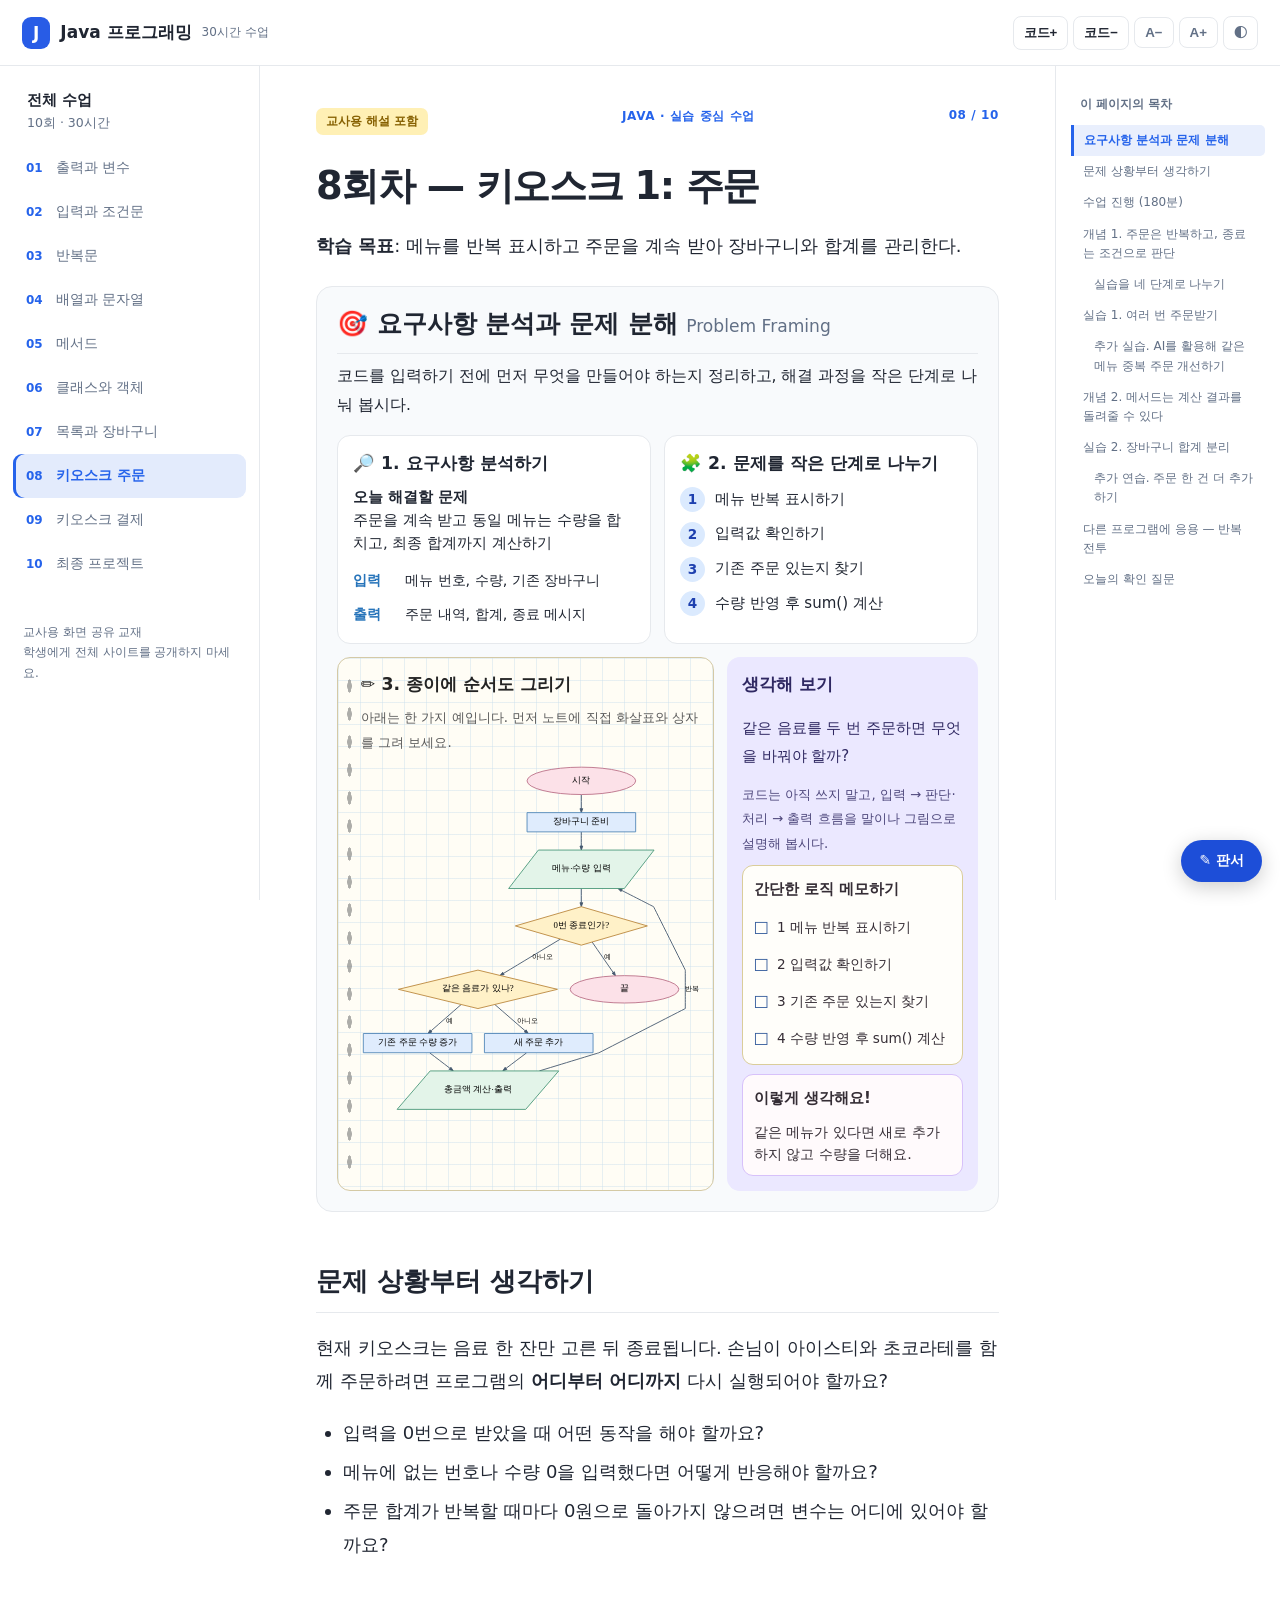
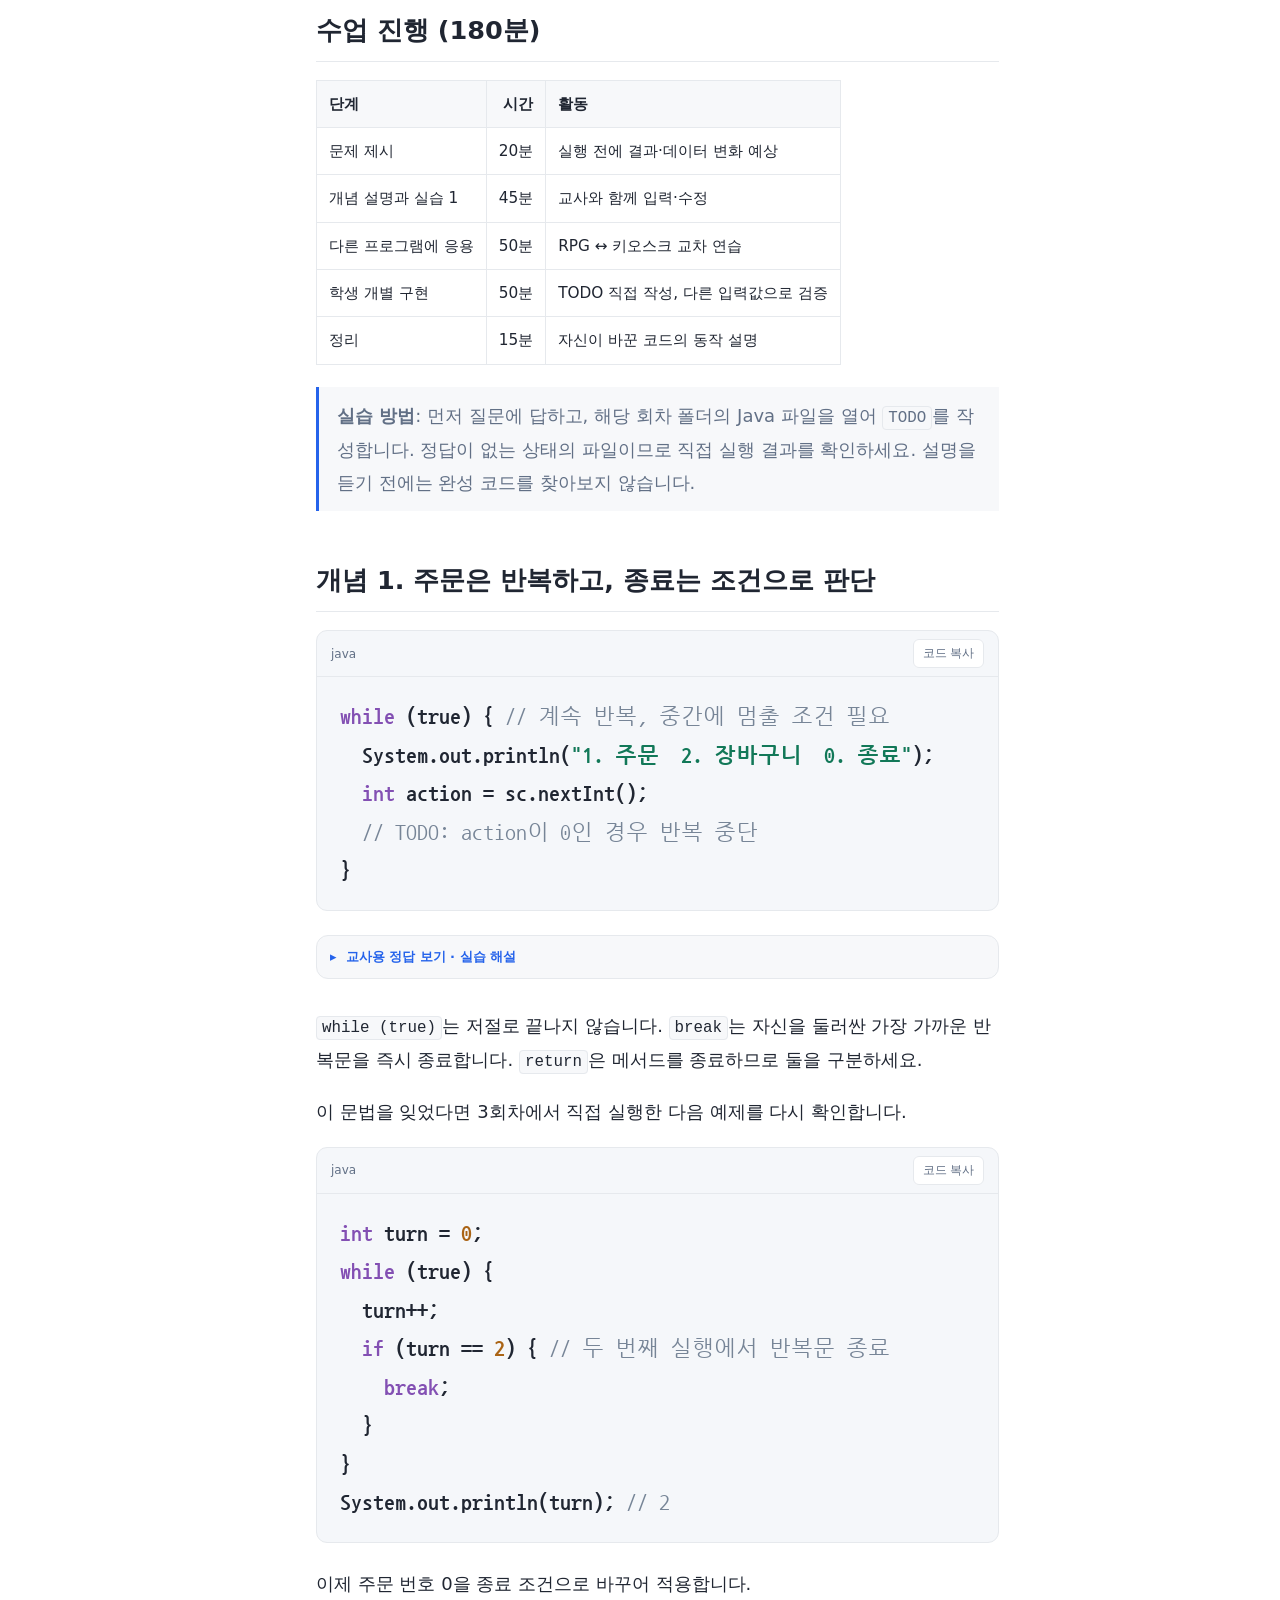
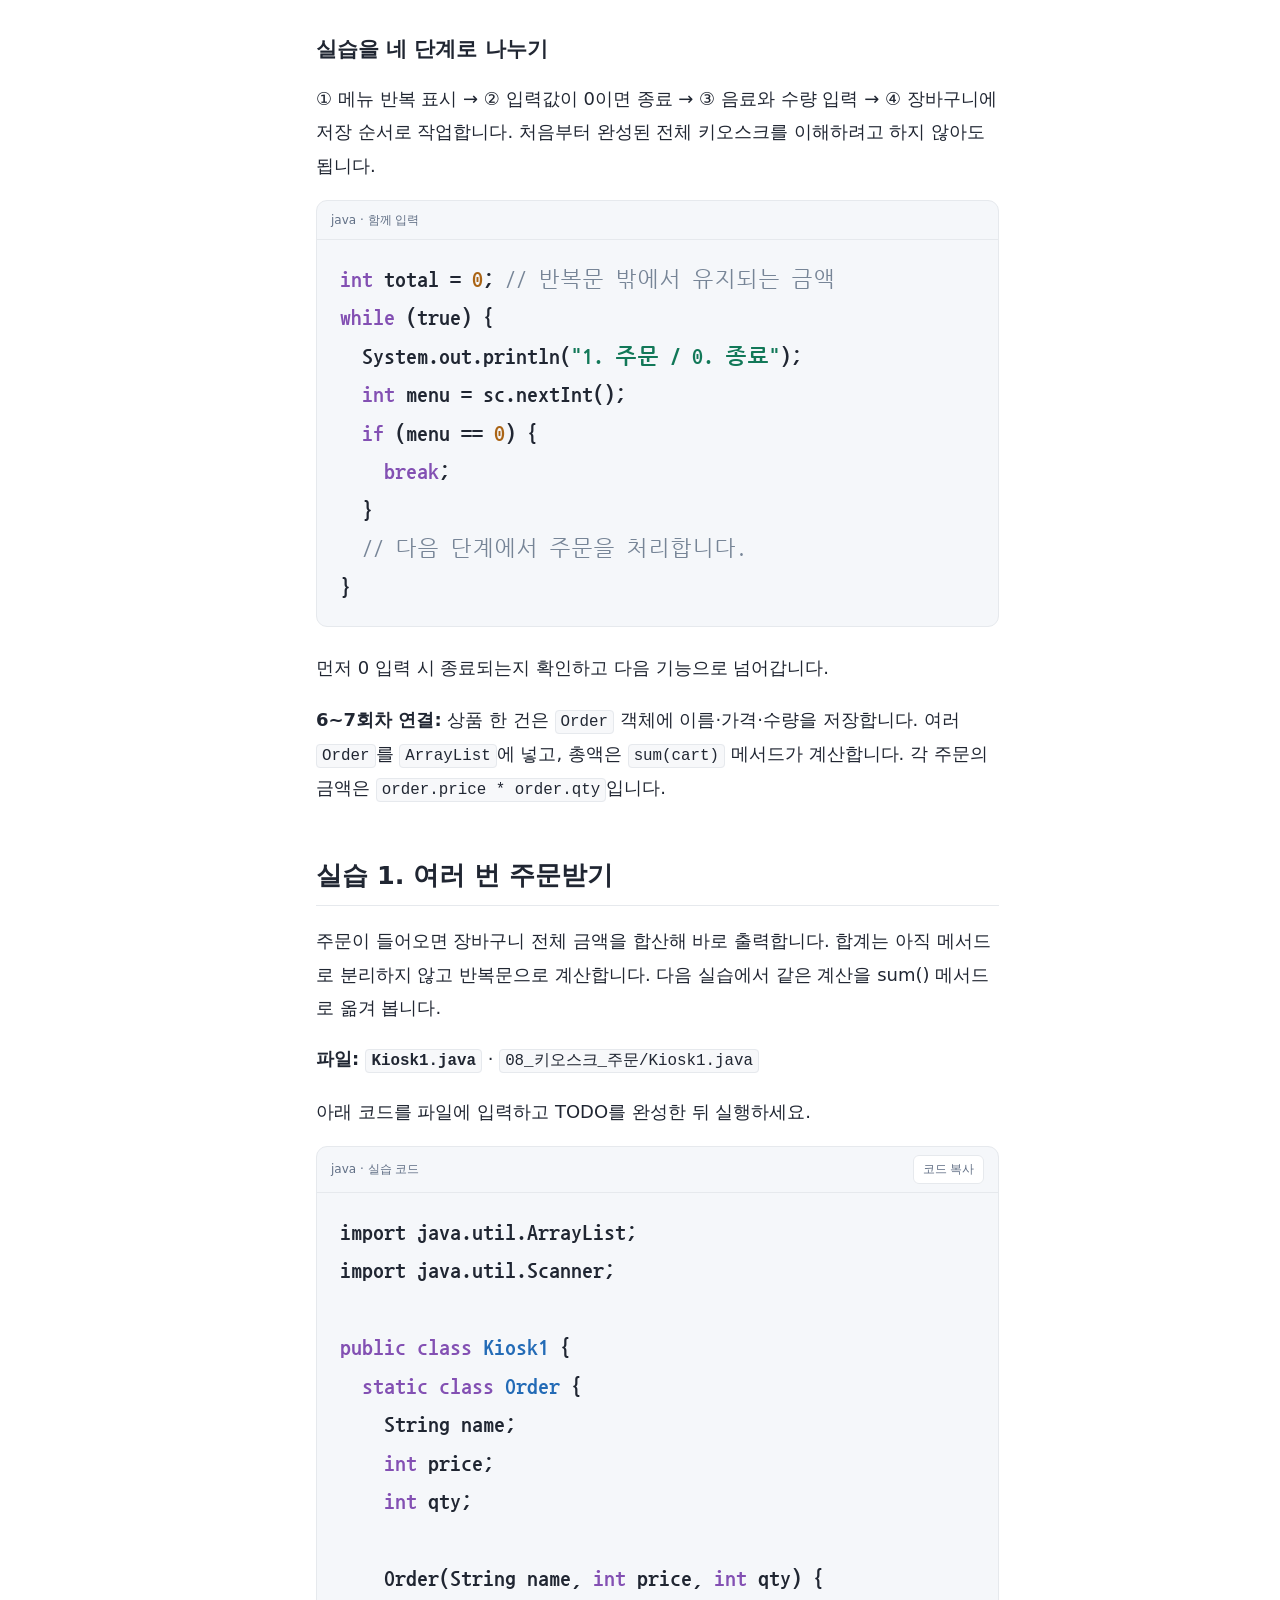
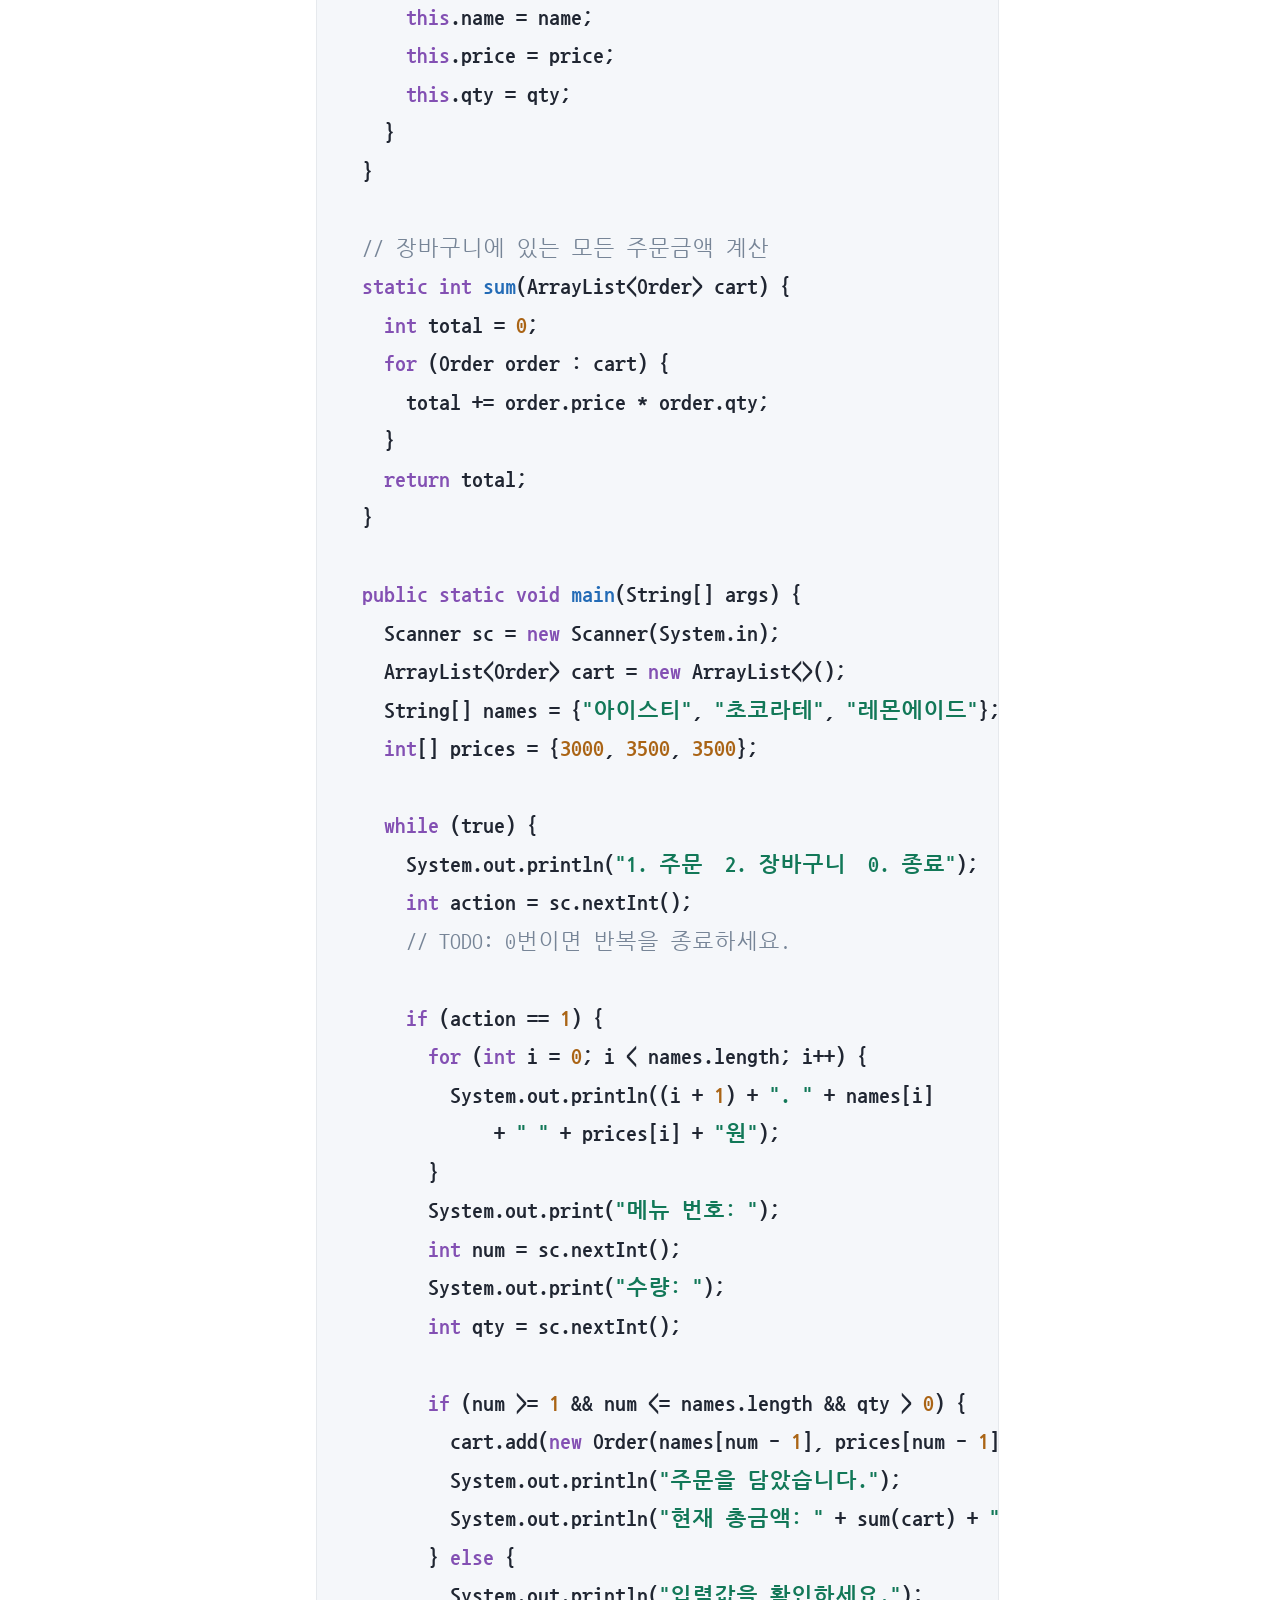
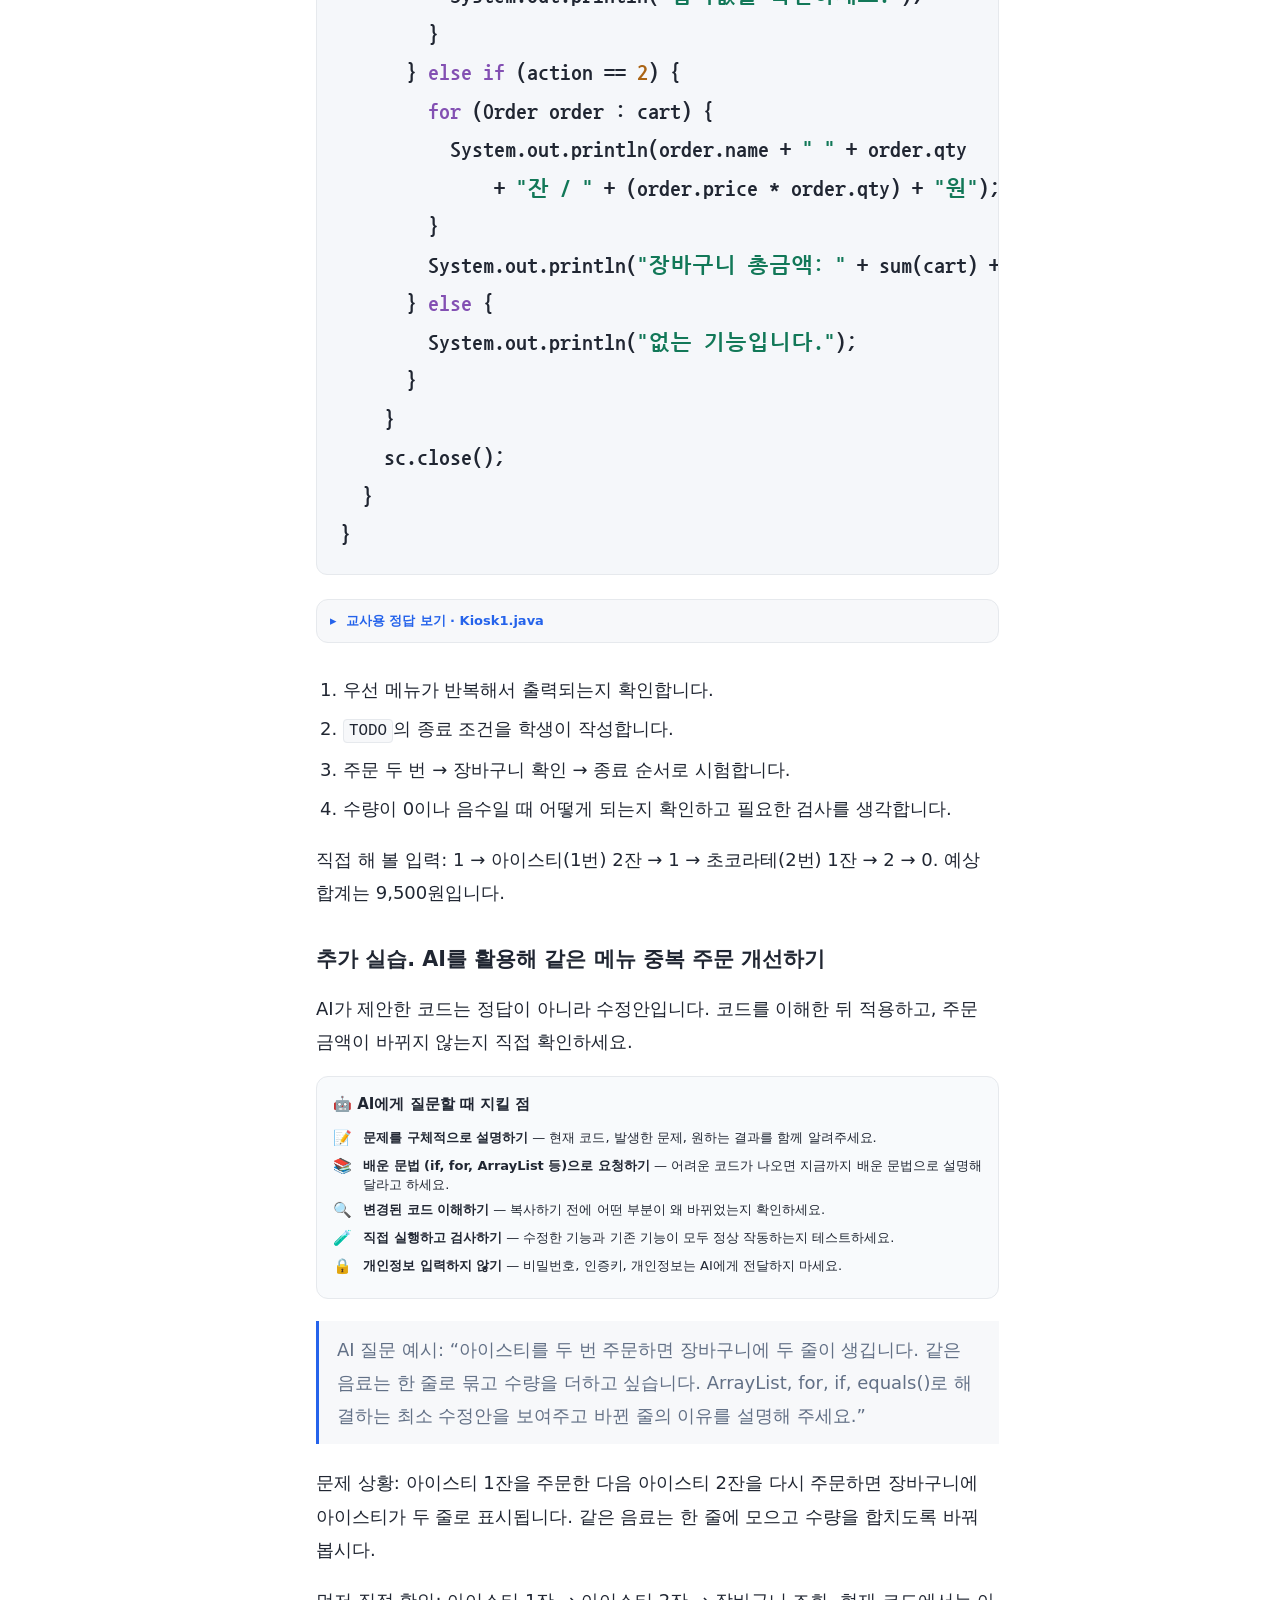
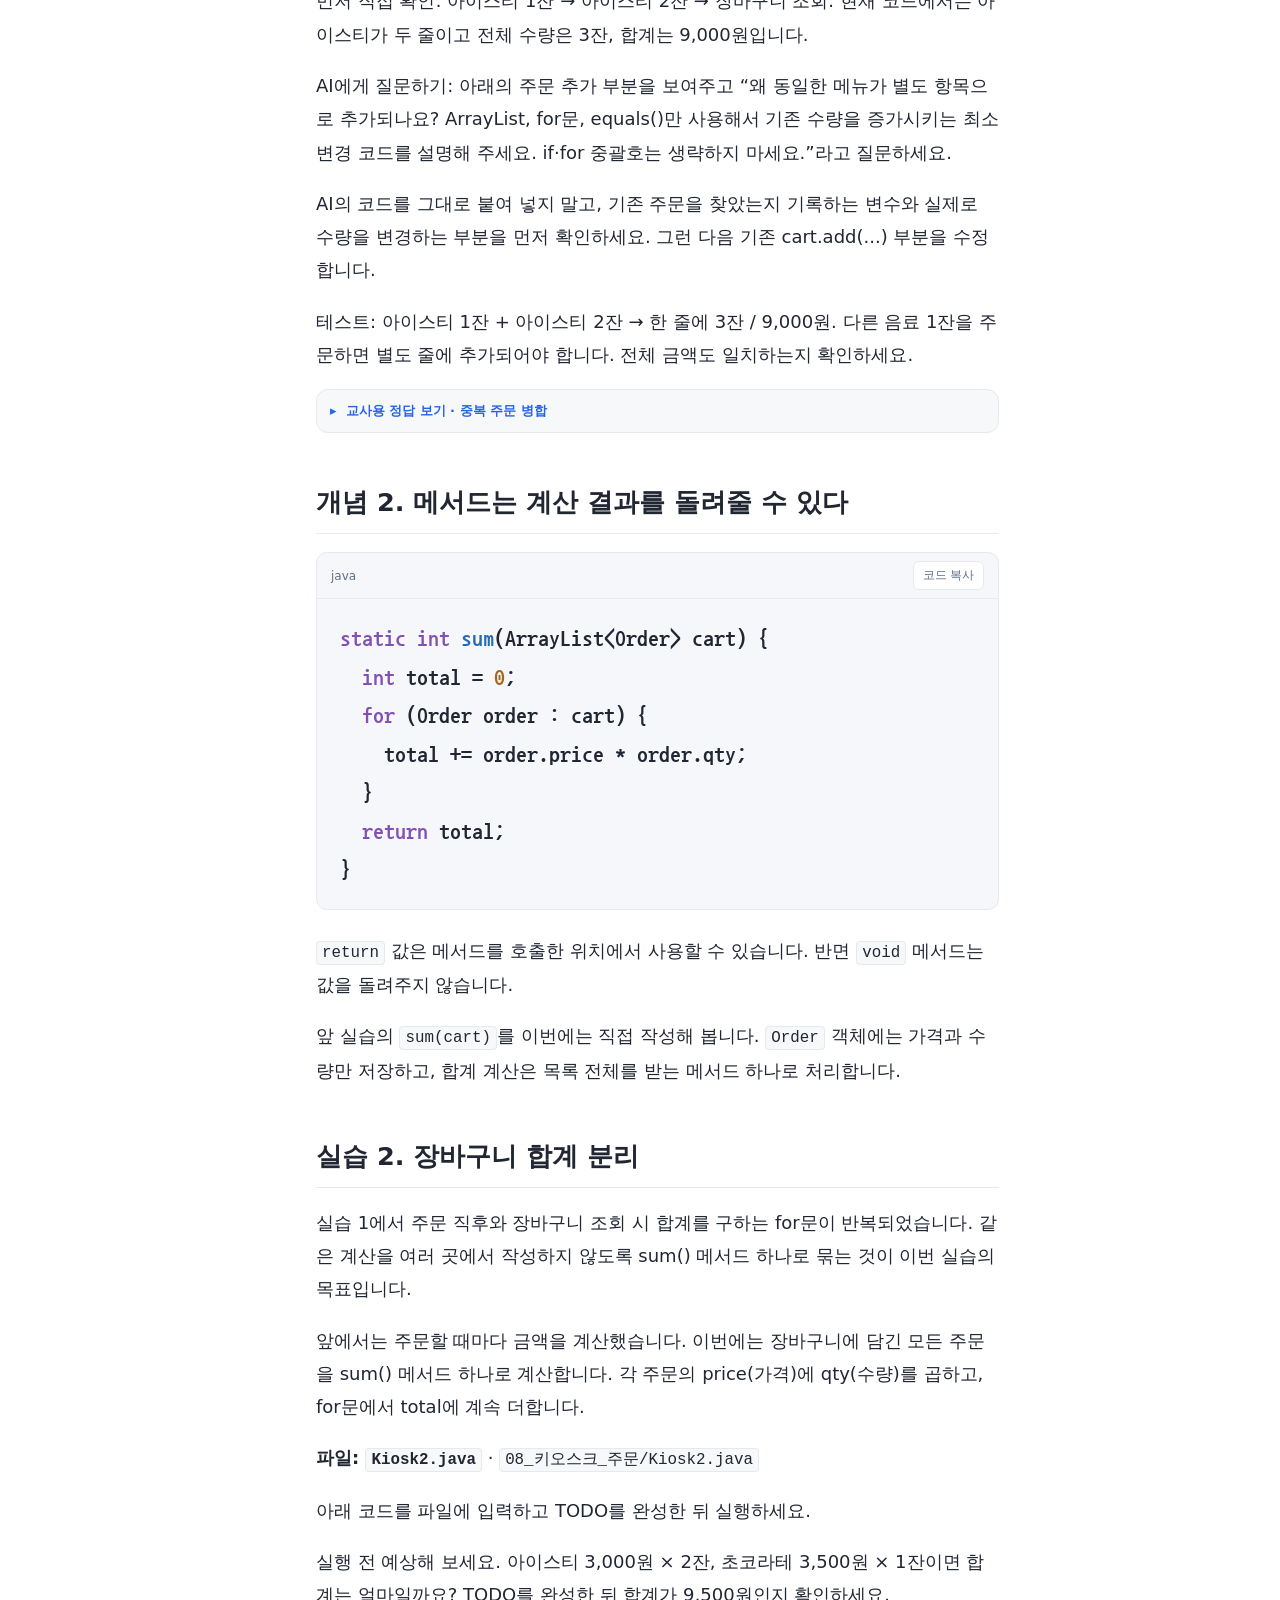
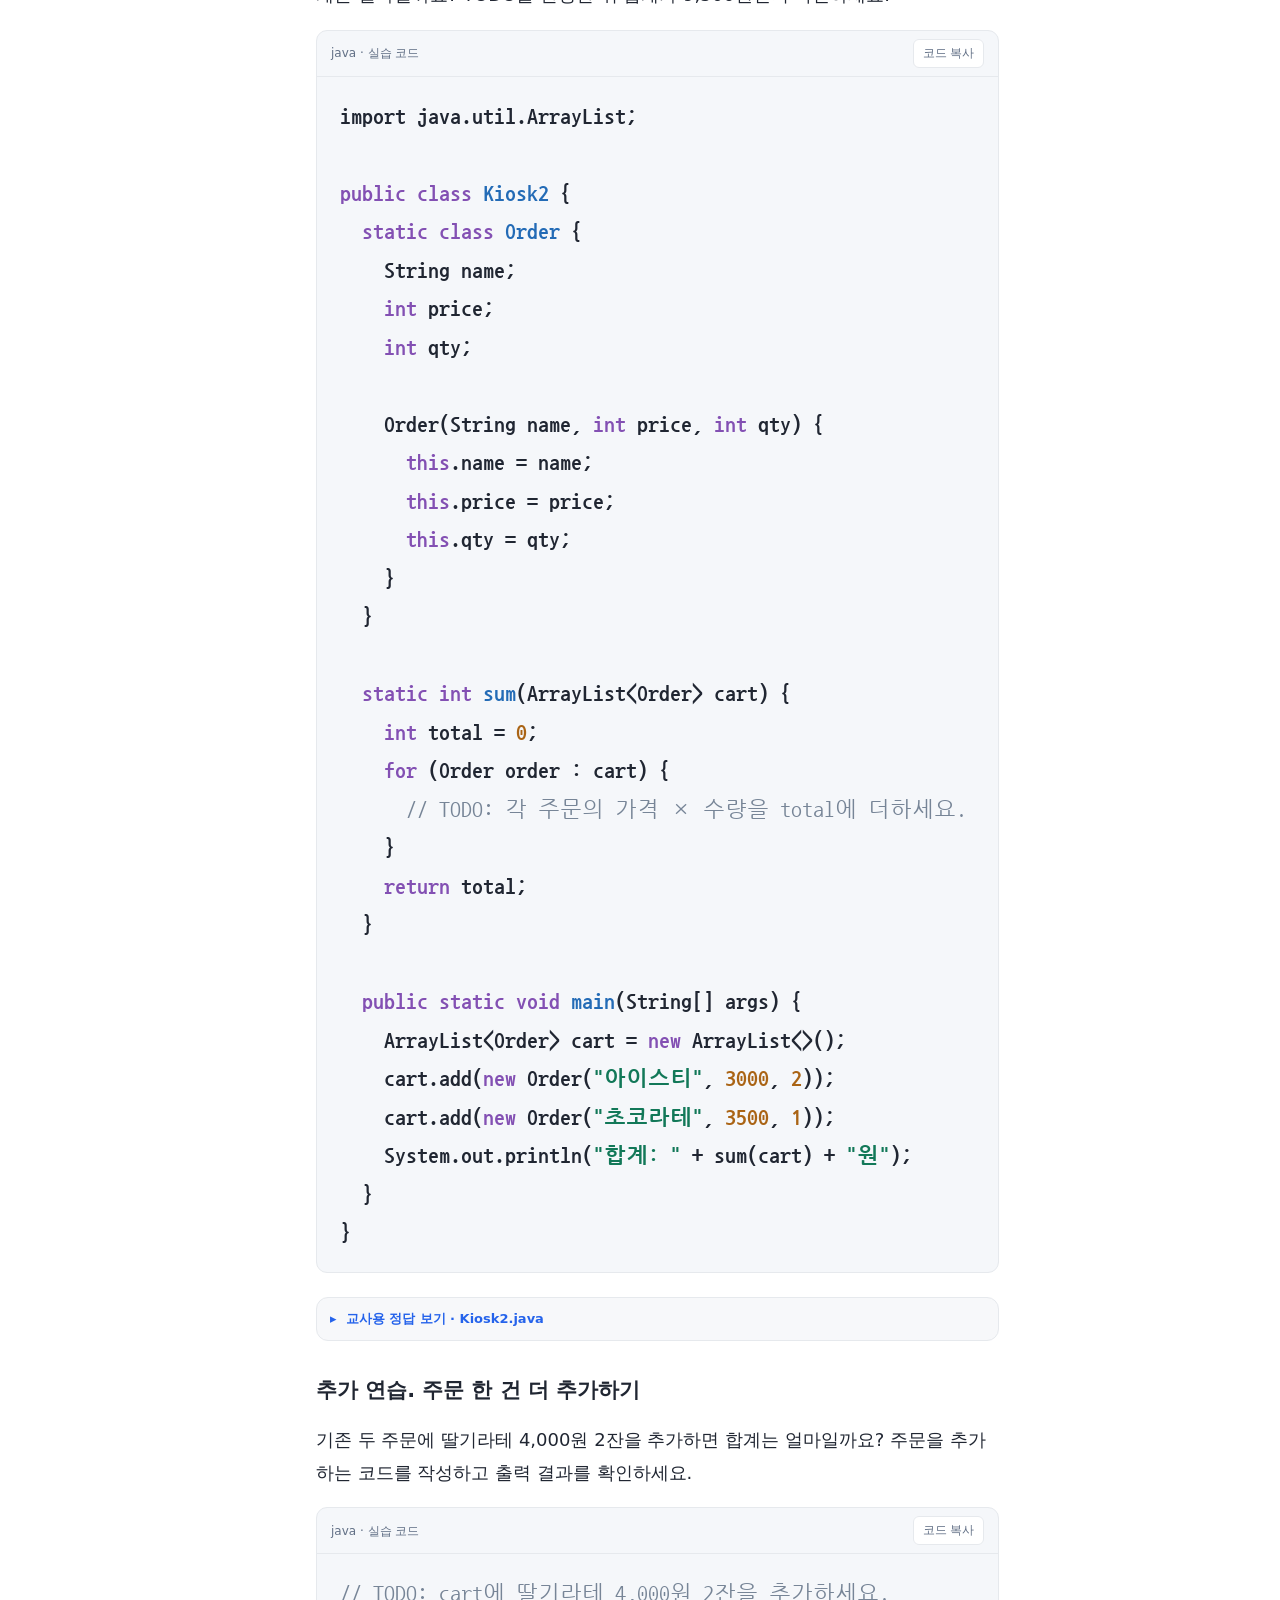
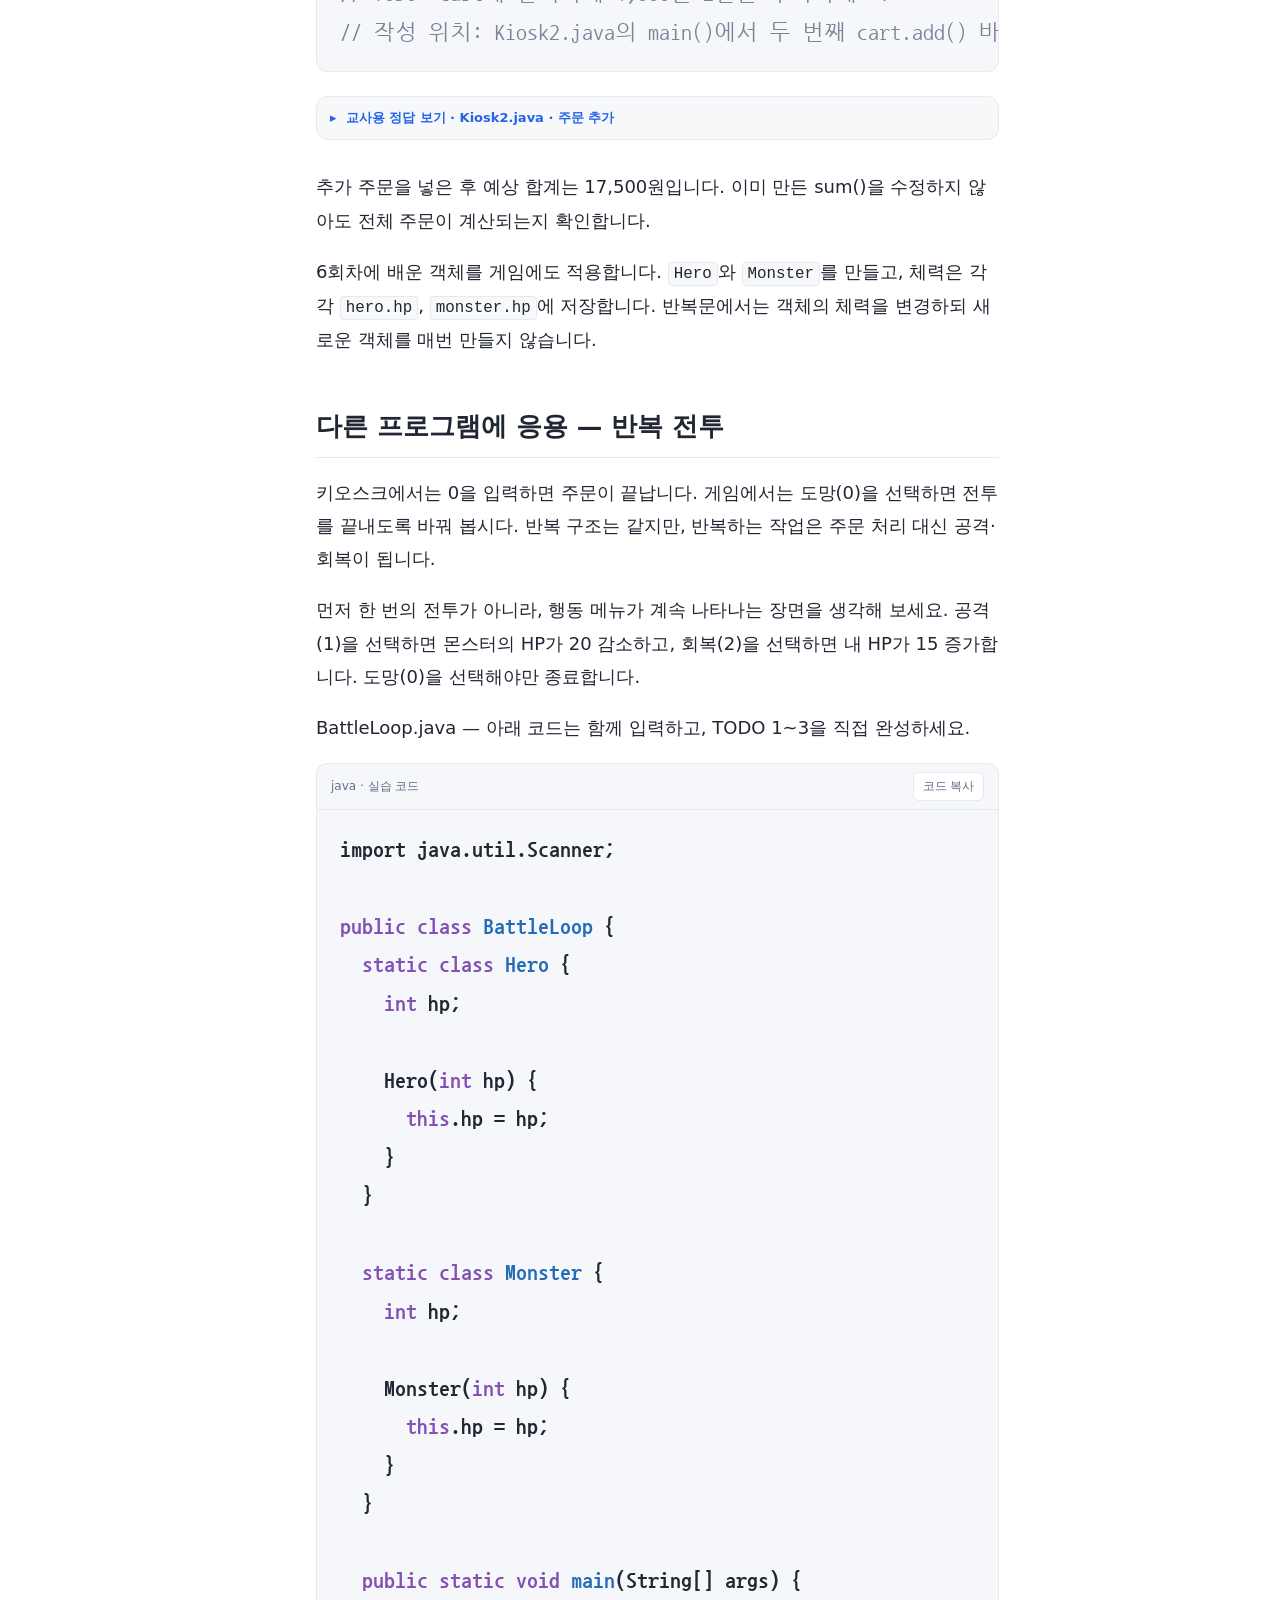
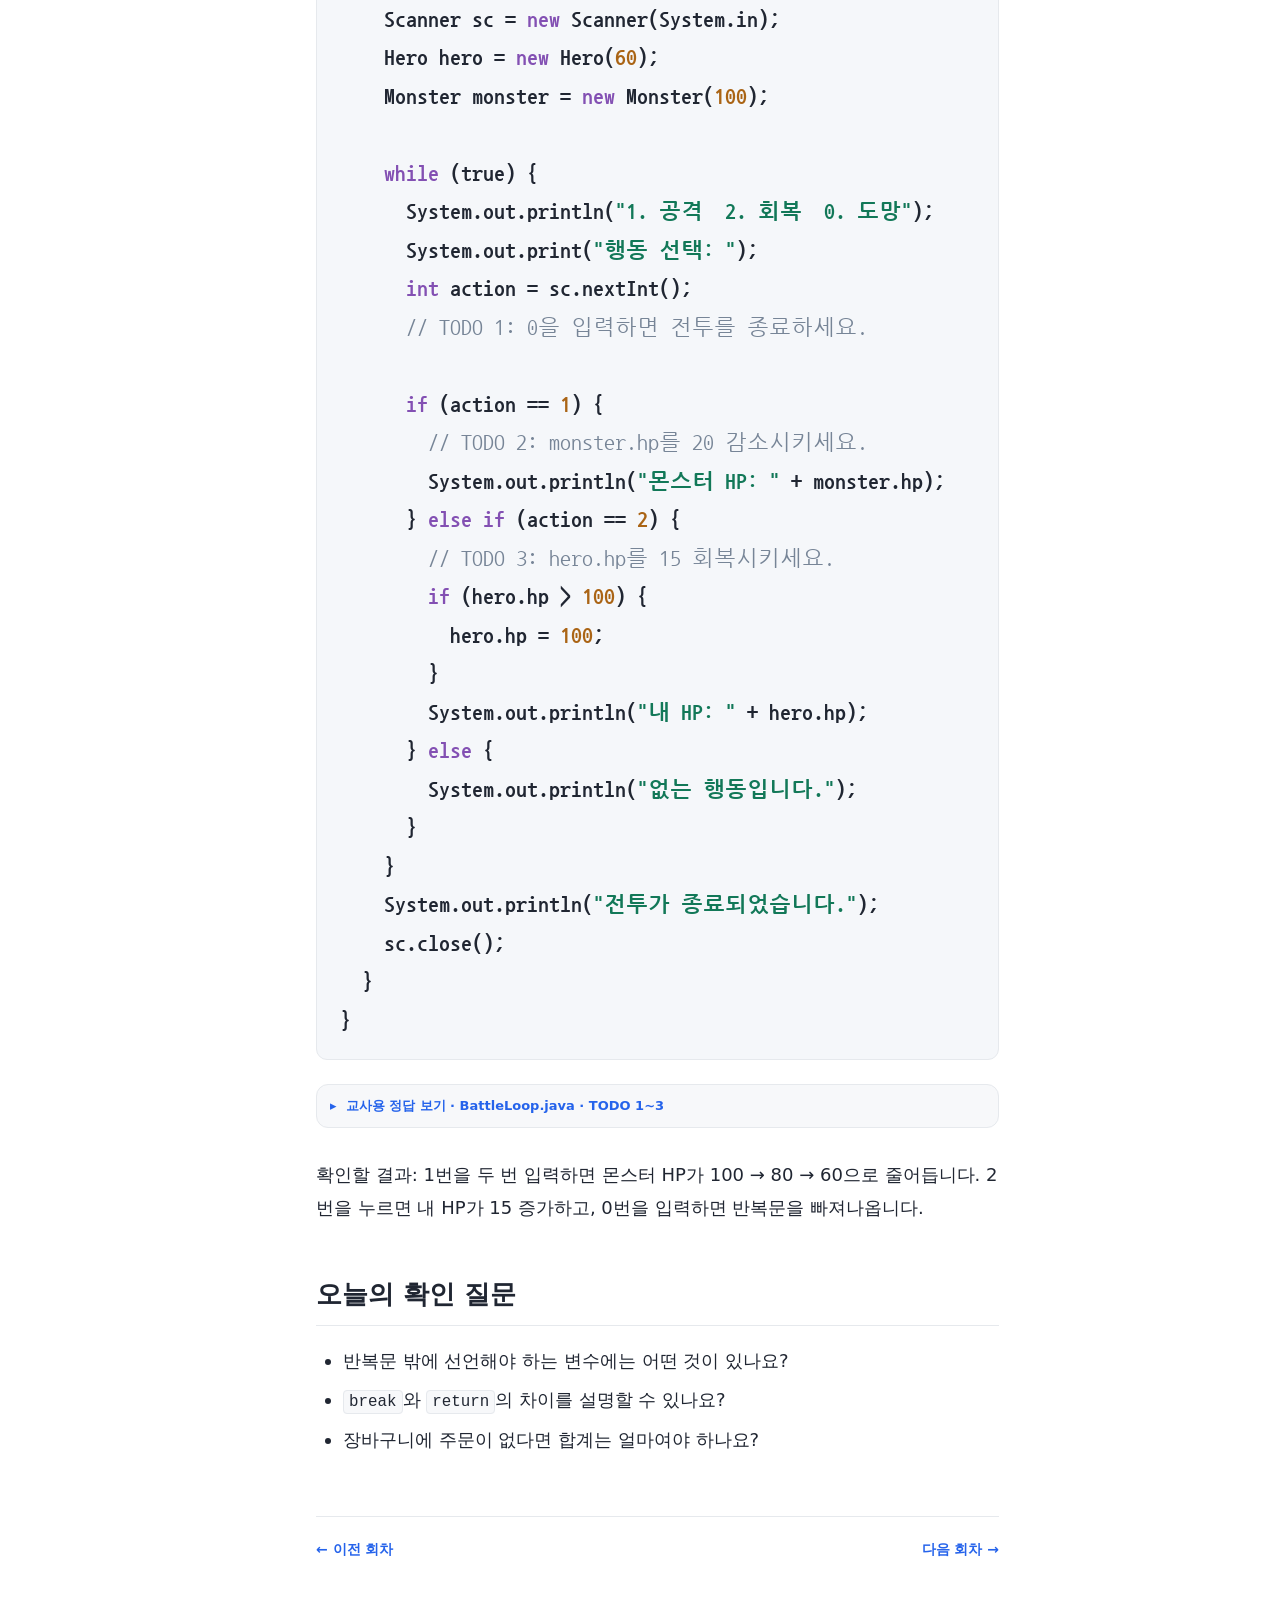
<file: lesson08.html>
<!DOCTYPE html>

<html lang="ko"><head><meta charset="utf-8"/><meta content="width=device-width,initial-scale=1" name="viewport"/><meta content="noindex,nofollow" name="robots"/><title>8회차 · 키오스크 주문 | Java 수업</title><link href="assets/style.css" rel="stylesheet"/></head><body>
<header class="topbar"><button aria-label="목차 열기" class="menu-toggle">☰</button><a class="brand" href="index.html"><span class="brand-mark">J</span> Java 프로그래밍 <small>30시간 수업</small></a><div class="top-actions"><button aria-label="글자 축소" id="font-minus">A−</button><button aria-label="글자 확대" id="font-plus">A+</button><button aria-label="다크 모드 전환" id="theme">◐</button></div></header>
<div class="layout"><aside class="sidebar"><div class="sidebar-title">전체 수업 <small>10회 · 30시간</small></div><a class="chapter" href="lesson01.html"><b>01</b><span>출력과 변수</span></a><a class="chapter" href="lesson02.html"><b>02</b><span>입력과 조건문</span></a><a class="chapter" href="lesson03.html"><b>03</b><span>반복문</span></a><a class="chapter" href="lesson04.html"><b>04</b><span>배열과 문자열</span></a><a class="chapter" href="lesson05.html"><b>05</b><span>메서드</span></a><a class="chapter" href="lesson06.html"><b>06</b><span>클래스와 객체</span></a><a class="chapter" href="lesson07.html"><b>07</b><span>목록과 장바구니</span></a><a aria-current="page" class="chapter active" href="lesson08.html"><b>08</b><span>키오스크 주문</span></a><a class="chapter" href="lesson09.html"><b>09</b><span>키오스크 결제</span></a><a class="chapter" href="lesson10.html"><b>10</b><span>최종 프로젝트</span></a><div class="sidebar-foot">교사용 화면 공유 교재<br/>학생에게 전체 사이트를 공개하지 마세요.</div></aside>
<main class="main"><div class="top-meta"><strong class="teacher-mode-badge">교사용 해설 포함</strong>JAVA · 실습 중심 수업 <span>08 / 10</span></div><article class="article gb-body"><h1 id="8회차-키오스크-1-주문">8회차 — 키오스크 1: 주문</h1>
<p><strong>학습 목표</strong>: 메뉴를 반복 표시하고 주문을 계속 받아 장바구니와 합계를 관리한다.</p><section aria-labelledby="pf-title-8" class="pf-section">
<h2 class="pf-title" id="요구사항-분석과-문제-분해">🎯 요구사항 분석과 문제 분해 <small>Problem Framing</small></h2>
<p class="pf-lead">코드를 입력하기 전에 먼저 무엇을 만들어야 하는지 정리하고, 해결 과정을 작은 단계로 나눠 봅시다.</p>
<div class="pf-cards"><div class="pf-card"><h3>🔎 1. 요구사항 분석하기</h3><p><strong>오늘 해결할 문제</strong><br/>주문을 계속 받고 동일 메뉴는 수량을 합치고, 최종 합계까지 계산하기</p><dl><div><dt>입력</dt><dd>메뉴 번호, 수량, 기존 장바구니</dd></div><div><dt>출력</dt><dd>주문 내역, 합계, 종료 메시지</dd></div></dl></div>
<div class="pf-card"><h3>🧩 2. 문제를 작은 단계로 나누기</h3><ol class="pf-steps"><li><span class="pf-num">1</span><span>메뉴 반복 표시하기</span></li><li><span class="pf-num">2</span><span>입력값 확인하기</span></li><li><span class="pf-num">3</span><span>기존 주문 있는지 찾기</span></li><li><span class="pf-num">4</span><span>수량 반영 후 sum() 계산</span></li></ol></div></div>
<div class="pf-paper-area"><div class="pf-paper"><h3>✏️ 3. 종이에 순서도 그리기</h3><p class="pf-paper-note">아래는 한 가지 예입니다. 먼저 노트에 직접 화살표와 상자를 그려 보세요.</p><div class="pf-flow"><a class="pf-flow-zoom" href="assets/flowchart-08.svg" rel="noopener" target="_blank" title="순서도 크게 보기"><img alt="8회차 문제 해결 순서도" class="pf-flow-illustration" loading="lazy" src="assets/flowchart-08.svg"/></a></div></div>
<div class="pf-think"><h3>생각해 보기</h3><p>같은 음료를 두 번 주문하면 무엇을 바꿔야 할까?</p><p class="pf-note">코드는 아직 쓰지 말고, 입력 → 판단·처리 → 출력 흐름을 말이나 그림으로 설명해 봅시다.</p><div class="pf-memo"><h4>간단한 로직 메모하기</h4><ul class="pf-checklist"><li>1 메뉴 반복 표시하기</li><li>2 입력값 확인하기</li><li>3 기존 주문 있는지 찾기</li><li>4 수량 반영 후 sum() 계산</li></ul></div><div class="pf-tip"><h4>이렇게 생각해요!</h4><p>같은 메뉴가 있다면 새로 추가하지 않고 수량을 더해요.</p></div></div></div>
</section>
<h2 id="문제-상황부터-생각하기">문제 상황부터 생각하기</h2>
<p>현재 키오스크는 음료 한 잔만 고른 뒤 종료됩니다. 손님이 아이스티와 초코라테를 함께 주문하려면 프로그램의 <strong>어디부터 어디까지</strong> 다시 실행되어야 할까요?</p>
<ul>
<li>입력을 0번으로 받았을 때 어떤 동작을 해야 할까요?</li>
<li>메뉴에 없는 번호나 수량 0을 입력했다면 어떻게 반응해야 할까요?</li>
<li>주문 합계가 반복할 때마다 0원으로 돌아가지 않으려면 변수는 어디에 있어야 할까요?</li>
</ul>
<h2 id="수업-진행-180분">수업 진행 (180분)</h2>
<table>
<thead>
<tr>
<th>단계</th>
<th style="text-align:right">시간</th>
<th>활동</th>
</tr>
</thead>
<tbody>
<tr>
<td>문제 제시</td>
<td style="text-align:right">20분</td>
<td>실행 전에 결과·데이터 변화 예상</td>
</tr>
<tr>
<td>개념 설명과 실습 1</td>
<td style="text-align:right">45분</td>
<td>교사와 함께 입력·수정</td>
</tr>
<tr>
<td>다른 프로그램에 응용</td>
<td style="text-align:right">50분</td>
<td>RPG ↔ 키오스크 교차 연습</td>
</tr>
<tr>
<td>학생 개별 구현</td>
<td style="text-align:right">50분</td>
<td>TODO 직접 작성, 다른 입력값으로 검증</td>
</tr>
<tr>
<td>정리</td>
<td style="text-align:right">15분</td>
<td>자신이 바꾼 코드의 동작 설명</td>
</tr>
</tbody>
</table>
<blockquote>
<p><strong>실습 방법</strong>: 먼저 질문에 답하고, 해당 회차 폴더의 Java 파일을 열어 <code>TODO</code>를 작성합니다. 정답이 없는 상태의 파일이므로 직접 실행 결과를 확인하세요. 설명을 듣기 전에는 완성 코드를 찾아보지 않습니다.</p>
</blockquote>
<h2 id="개념-1-주문은-반복하고-종료는-조건으로-판단">개념 1. 주문은 반복하고, 종료는 조건으로 판단</h2>
<div class="codebox"><div class="code-head"><span>java</span><button class="copy" type="button">코드 복사</button></div><pre><code class="highlight"><span class="k">while</span><span class="w"> </span><span class="p">(</span><span class="kc">true</span><span class="p">)</span><span class="w"> </span><span class="p">{</span><span class="w"> </span><span class="c1">// 계속 반복, 중간에 멈출 조건 필요</span>
<span class="w">  </span><span class="n">System</span><span class="p">.</span><span class="na">out</span><span class="p">.</span><span class="na">println</span><span class="p">(</span><span class="s">"1. 주문  2. 장바구니  0. 종료"</span><span class="p">);</span>
<span class="w">  </span><span class="kt">int</span><span class="w"> </span><span class="n">action</span><span class="w"> </span><span class="o">=</span><span class="w"> </span><span class="n">sc</span><span class="p">.</span><span class="na">nextInt</span><span class="p">();</span>
<span class="w">  </span><span class="c1">// TODO: action이 0인 경우 반복 중단</span>
<span class="p">}</span></code></pre></div><details class="teacher-answer" data-answer-only="true" data-teacher-answer=""><summary>교사용 정답 보기 · 실습 해설</summary><div class="teacher-answer-body"><div class="codebox"><div class="code-head"><span>정답</span><button class="copy" type="button">코드 복사</button></div><pre><code class="highlight"><span class="k">if</span><span class="w"> </span><span class="p">(</span><span class="n">action</span><span class="w"> </span><span class="o">==</span><span class="w"> </span><span class="mi">0</span><span class="p">)</span><span class="w"> </span><span class="p">{</span>
<span class="w">  </span><span class="k">break</span><span class="p">;</span>
<span class="p">}</span></code></pre></div></div></details><p><code>while (true)</code>는 저절로 끝나지 않습니다. <code>break</code>는 자신을 둘러싼 가장 가까운 반복문을 즉시 종료합니다. <code>return</code>은 메서드를 종료하므로 둘을 구분하세요.</p>
<p>이 문법을 잊었다면 3회차에서 직접 실행한 다음 예제를 다시 확인합니다.</p>
<div class="codebox"><div class="code-head"><span>java</span><button class="copy" type="button">코드 복사</button></div><pre><code class="highlight"><span class="kt">int</span><span class="w"> </span><span class="n">turn</span><span class="w"> </span><span class="o">=</span><span class="w"> </span><span class="mi">0</span><span class="p">;</span>
<span class="k">while</span><span class="w"> </span><span class="p">(</span><span class="kc">true</span><span class="p">)</span><span class="w"> </span><span class="p">{</span>
<span class="w">  </span><span class="n">turn</span><span class="o">++</span><span class="p">;</span>
<span class="w">  </span><span class="k">if</span><span class="w"> </span><span class="p">(</span><span class="n">turn</span><span class="w"> </span><span class="o">==</span><span class="w"> </span><span class="mi">2</span><span class="p">)</span><span class="w"> </span><span class="p">{</span><span class="w"> </span><span class="c1">// 두 번째 실행에서 반복문 종료</span>
<span class="w">    </span><span class="k">break</span><span class="p">;</span>
<span class="w">  </span><span class="p">}</span>
<span class="p">}</span>
<span class="n">System</span><span class="p">.</span><span class="na">out</span><span class="p">.</span><span class="na">println</span><span class="p">(</span><span class="n">turn</span><span class="p">);</span><span class="w"> </span><span class="c1">// 2</span></code></pre></div><p>이제 주문 번호 0을 종료 조건으로 바꾸어 적용합니다.</p>
<h3 id="실습을-네-단계로-나누기">실습을 네 단계로 나누기</h3><p>① 메뉴 반복 표시 → ② 입력값이 0이면 종료 → ③ 음료와 수량 입력 → ④ 장바구니에 저장 순서로 작업합니다. 처음부터 완성된 전체 키오스크를 이해하려고 하지 않아도 됩니다.</p><div class="codebox"><div class="code-head"><span>java · 함께 입력</span></div><pre><code class="highlight"><span class="kt">int</span><span class="w"> </span><span class="n">total</span><span class="w"> </span><span class="o">=</span><span class="w"> </span><span class="mi">0</span><span class="p">;</span><span class="w"> </span><span class="c1">// 반복문 밖에서 유지되는 금액</span>
<span class="k">while</span><span class="w"> </span><span class="p">(</span><span class="kc">true</span><span class="p">)</span><span class="w"> </span><span class="p">{</span>
<span class="w">  </span><span class="n">System</span><span class="p">.</span><span class="na">out</span><span class="p">.</span><span class="na">println</span><span class="p">(</span><span class="s">"1. 주문 / 0. 종료"</span><span class="p">);</span>
<span class="w">  </span><span class="kt">int</span><span class="w"> </span><span class="n">menu</span><span class="w"> </span><span class="o">=</span><span class="w"> </span><span class="n">sc</span><span class="p">.</span><span class="na">nextInt</span><span class="p">();</span>
<span class="w">  </span><span class="k">if</span><span class="w"> </span><span class="p">(</span><span class="n">menu</span><span class="w"> </span><span class="o">==</span><span class="w"> </span><span class="mi">0</span><span class="p">)</span><span class="w"> </span><span class="p">{</span>
<span class="w">    </span><span class="k">break</span><span class="p">;</span>
<span class="w">  </span><span class="p">}</span>
<span class="w">  </span><span class="c1">// 다음 단계에서 주문을 처리합니다.</span>
<span class="p">}</span></code></pre></div><p>먼저 0 입력 시 종료되는지 확인하고 다음 기능으로 넘어갑니다.</p><p><strong>6~7회차 연결:</strong> 상품 한 건은 <code>Order</code> 객체에 이름·가격·수량을 저장합니다. 여러 <code>Order</code>를 <code>ArrayList</code>에 넣고, 총액은 <code>sum(cart)</code> 메서드가 계산합니다. 각 주문의 금액은 <code>order.price * order.qty</code>입니다.</p><h2 id="실습-1-여러-번-주문받기">실습 1. 여러 번 주문받기</h2><p>주문이 들어오면 장바구니 전체 금액을 합산해 바로 출력합니다. 합계는 아직 메서드로 분리하지 않고 반복문으로 계산합니다. 다음 실습에서 같은 계산을 sum() 메서드로 옮겨 봅니다.</p>
<p><strong>파일: <code>Kiosk1.java</code></strong> · <code>08_키오스크_주문/Kiosk1.java</code></p><p>아래 코드를 파일에 입력하고 TODO를 완성한 뒤 실행하세요.</p><div class="codebox"><div class="code-head"><span>java · 실습 코드</span><button class="copy" type="button">코드 복사</button></div><pre><code class="highlight" data-replace-id="6"><span class="kn">import</span><span class="w"> </span><span class="nn">java.util.ArrayList</span><span class="p">;</span>
<span class="kn">import</span><span class="w"> </span><span class="nn">java.util.Scanner</span><span class="p">;</span>

<span class="kd">public</span><span class="w"> </span><span class="kd">class</span> <span class="nc">Kiosk1</span><span class="w"> </span><span class="p">{</span>
<span class="w">  </span><span class="kd">static</span><span class="w"> </span><span class="kd">class</span> <span class="nc">Order</span><span class="w"> </span><span class="p">{</span>
<span class="w">    </span><span class="n">String</span><span class="w"> </span><span class="n">name</span><span class="p">;</span>
<span class="w">    </span><span class="kt">int</span><span class="w"> </span><span class="n">price</span><span class="p">;</span>
<span class="w">    </span><span class="kt">int</span><span class="w"> </span><span class="n">qty</span><span class="p">;</span>

<span class="w">    </span><span class="n">Order</span><span class="p">(</span><span class="n">String</span><span class="w"> </span><span class="n">name</span><span class="p">,</span><span class="w"> </span><span class="kt">int</span><span class="w"> </span><span class="n">price</span><span class="p">,</span><span class="w"> </span><span class="kt">int</span><span class="w"> </span><span class="n">qty</span><span class="p">)</span><span class="w"> </span><span class="p">{</span>
<span class="w">      </span><span class="k">this</span><span class="p">.</span><span class="na">name</span><span class="w"> </span><span class="o">=</span><span class="w"> </span><span class="n">name</span><span class="p">;</span>
<span class="w">      </span><span class="k">this</span><span class="p">.</span><span class="na">price</span><span class="w"> </span><span class="o">=</span><span class="w"> </span><span class="n">price</span><span class="p">;</span>
<span class="w">      </span><span class="k">this</span><span class="p">.</span><span class="na">qty</span><span class="w"> </span><span class="o">=</span><span class="w"> </span><span class="n">qty</span><span class="p">;</span>
<span class="w">    </span><span class="p">}</span>
<span class="w">  </span><span class="p">}</span>

<span class="w">  </span><span class="c1">// 장바구니에 있는 모든 주문금액 계산</span>
<span class="w">  </span><span class="kd">static</span><span class="w"> </span><span class="kt">int</span><span class="w"> </span><span class="nf">sum</span><span class="p">(</span><span class="n">ArrayList</span><span class="o">&lt;</span><span class="n">Order</span><span class="o">&gt;</span><span class="w"> </span><span class="n">cart</span><span class="p">)</span><span class="w"> </span><span class="p">{</span>
<span class="w">    </span><span class="kt">int</span><span class="w"> </span><span class="n">total</span><span class="w"> </span><span class="o">=</span><span class="w"> </span><span class="mi">0</span><span class="p">;</span>
<span class="w">    </span><span class="k">for</span><span class="w"> </span><span class="p">(</span><span class="n">Order</span><span class="w"> </span><span class="n">order</span><span class="w"> </span><span class="p">:</span><span class="w"> </span><span class="n">cart</span><span class="p">)</span><span class="w"> </span><span class="p">{</span>
<span class="w">      </span><span class="n">total</span><span class="w"> </span><span class="o">+=</span><span class="w"> </span><span class="n">order</span><span class="p">.</span><span class="na">price</span><span class="w"> </span><span class="o">*</span><span class="w"> </span><span class="n">order</span><span class="p">.</span><span class="na">qty</span><span class="p">;</span>
<span class="w">    </span><span class="p">}</span>
<span class="w">    </span><span class="k">return</span><span class="w"> </span><span class="n">total</span><span class="p">;</span>
<span class="w">  </span><span class="p">}</span>

<span class="w">  </span><span class="kd">public</span><span class="w"> </span><span class="kd">static</span><span class="w"> </span><span class="kt">void</span><span class="w"> </span><span class="nf">main</span><span class="p">(</span><span class="n">String</span><span class="o">[]</span><span class="w"> </span><span class="n">args</span><span class="p">)</span><span class="w"> </span><span class="p">{</span>
<span class="w">    </span><span class="n">Scanner</span><span class="w"> </span><span class="n">sc</span><span class="w"> </span><span class="o">=</span><span class="w"> </span><span class="k">new</span><span class="w"> </span><span class="n">Scanner</span><span class="p">(</span><span class="n">System</span><span class="p">.</span><span class="na">in</span><span class="p">);</span>
<span class="w">    </span><span class="n">ArrayList</span><span class="o">&lt;</span><span class="n">Order</span><span class="o">&gt;</span><span class="w"> </span><span class="n">cart</span><span class="w"> </span><span class="o">=</span><span class="w"> </span><span class="k">new</span><span class="w"> </span><span class="n">ArrayList</span><span class="o">&lt;&gt;</span><span class="p">();</span>
<span class="w">    </span><span class="n">String</span><span class="o">[]</span><span class="w"> </span><span class="n">names</span><span class="w"> </span><span class="o">=</span><span class="w"> </span><span class="p">{</span><span class="s">"아이스티"</span><span class="p">,</span><span class="w"> </span><span class="s">"초코라테"</span><span class="p">,</span><span class="w"> </span><span class="s">"레몬에이드"</span><span class="p">};</span>
<span class="w">    </span><span class="kt">int</span><span class="o">[]</span><span class="w"> </span><span class="n">prices</span><span class="w"> </span><span class="o">=</span><span class="w"> </span><span class="p">{</span><span class="mi">3000</span><span class="p">,</span><span class="w"> </span><span class="mi">3500</span><span class="p">,</span><span class="w"> </span><span class="mi">3500</span><span class="p">};</span>

<span class="w">    </span><span class="k">while</span><span class="w"> </span><span class="p">(</span><span class="kc">true</span><span class="p">)</span><span class="w"> </span><span class="p">{</span>
<span class="w">      </span><span class="n">System</span><span class="p">.</span><span class="na">out</span><span class="p">.</span><span class="na">println</span><span class="p">(</span><span class="s">"1. 주문  2. 장바구니  0. 종료"</span><span class="p">);</span>
<span class="w">      </span><span class="kt">int</span><span class="w"> </span><span class="n">action</span><span class="w"> </span><span class="o">=</span><span class="w"> </span><span class="n">sc</span><span class="p">.</span><span class="na">nextInt</span><span class="p">();</span>
<span class="w">      </span><span class="c1">// TODO: 0번이면 반복을 종료하세요.</span>

<span class="w">      </span><span class="k">if</span><span class="w"> </span><span class="p">(</span><span class="n">action</span><span class="w"> </span><span class="o">==</span><span class="w"> </span><span class="mi">1</span><span class="p">)</span><span class="w"> </span><span class="p">{</span>
<span class="w">        </span><span class="k">for</span><span class="w"> </span><span class="p">(</span><span class="kt">int</span><span class="w"> </span><span class="n">i</span><span class="w"> </span><span class="o">=</span><span class="w"> </span><span class="mi">0</span><span class="p">;</span><span class="w"> </span><span class="n">i</span><span class="w"> </span><span class="o">&lt;</span><span class="w"> </span><span class="n">names</span><span class="p">.</span><span class="na">length</span><span class="p">;</span><span class="w"> </span><span class="n">i</span><span class="o">++</span><span class="p">)</span><span class="w"> </span><span class="p">{</span>
<span class="w">          </span><span class="n">System</span><span class="p">.</span><span class="na">out</span><span class="p">.</span><span class="na">println</span><span class="p">((</span><span class="n">i</span><span class="w"> </span><span class="o">+</span><span class="w"> </span><span class="mi">1</span><span class="p">)</span><span class="w"> </span><span class="o">+</span><span class="w"> </span><span class="s">". "</span><span class="w"> </span><span class="o">+</span><span class="w"> </span><span class="n">names</span><span class="o">[</span><span class="n">i</span><span class="o">]</span>
<span class="w">              </span><span class="o">+</span><span class="w"> </span><span class="s">" "</span><span class="w"> </span><span class="o">+</span><span class="w"> </span><span class="n">prices</span><span class="o">[</span><span class="n">i</span><span class="o">]</span><span class="w"> </span><span class="o">+</span><span class="w"> </span><span class="s">"원"</span><span class="p">);</span>
<span class="w">        </span><span class="p">}</span>
<span class="w">        </span><span class="n">System</span><span class="p">.</span><span class="na">out</span><span class="p">.</span><span class="na">print</span><span class="p">(</span><span class="s">"메뉴 번호: "</span><span class="p">);</span>
<span class="w">        </span><span class="kt">int</span><span class="w"> </span><span class="n">num</span><span class="w"> </span><span class="o">=</span><span class="w"> </span><span class="n">sc</span><span class="p">.</span><span class="na">nextInt</span><span class="p">();</span>
<span class="w">        </span><span class="n">System</span><span class="p">.</span><span class="na">out</span><span class="p">.</span><span class="na">print</span><span class="p">(</span><span class="s">"수량: "</span><span class="p">);</span>
<span class="w">        </span><span class="kt">int</span><span class="w"> </span><span class="n">qty</span><span class="w"> </span><span class="o">=</span><span class="w"> </span><span class="n">sc</span><span class="p">.</span><span class="na">nextInt</span><span class="p">();</span>

<span class="w">        </span><span class="k">if</span><span class="w"> </span><span class="p">(</span><span class="n">num</span><span class="w"> </span><span class="o">&gt;=</span><span class="w"> </span><span class="mi">1</span><span class="w"> </span><span class="o">&amp;&amp;</span><span class="w"> </span><span class="n">num</span><span class="w"> </span><span class="o">&lt;=</span><span class="w"> </span><span class="n">names</span><span class="p">.</span><span class="na">length</span><span class="w"> </span><span class="o">&amp;&amp;</span><span class="w"> </span><span class="n">qty</span><span class="w"> </span><span class="o">&gt;</span><span class="w"> </span><span class="mi">0</span><span class="p">)</span><span class="w"> </span><span class="p">{</span>
<span class="w">          </span><span class="n">cart</span><span class="p">.</span><span class="na">add</span><span class="p">(</span><span class="k">new</span><span class="w"> </span><span class="n">Order</span><span class="p">(</span><span class="n">names</span><span class="o">[</span><span class="n">num</span><span class="w"> </span><span class="o">-</span><span class="w"> </span><span class="mi">1</span><span class="o">]</span><span class="p">,</span><span class="w"> </span><span class="n">prices</span><span class="o">[</span><span class="n">num</span><span class="w"> </span><span class="o">-</span><span class="w"> </span><span class="mi">1</span><span class="o">]</span><span class="p">,</span><span class="w"> </span><span class="n">qty</span><span class="p">));</span>
<span class="w">          </span><span class="n">System</span><span class="p">.</span><span class="na">out</span><span class="p">.</span><span class="na">println</span><span class="p">(</span><span class="s">"주문을 담았습니다."</span><span class="p">);</span>
<span class="w">          </span><span class="n">System</span><span class="p">.</span><span class="na">out</span><span class="p">.</span><span class="na">println</span><span class="p">(</span><span class="s">"현재 총금액: "</span><span class="w"> </span><span class="o">+</span><span class="w"> </span><span class="n">sum</span><span class="p">(</span><span class="n">cart</span><span class="p">)</span><span class="w"> </span><span class="o">+</span><span class="w"> </span><span class="s">"원"</span><span class="p">);</span>
<span class="w">        </span><span class="p">}</span><span class="w"> </span><span class="k">else</span><span class="w"> </span><span class="p">{</span>
<span class="w">          </span><span class="n">System</span><span class="p">.</span><span class="na">out</span><span class="p">.</span><span class="na">println</span><span class="p">(</span><span class="s">"입력값을 확인하세요."</span><span class="p">);</span>
<span class="w">        </span><span class="p">}</span>
<span class="w">      </span><span class="p">}</span><span class="w"> </span><span class="k">else</span><span class="w"> </span><span class="k">if</span><span class="w"> </span><span class="p">(</span><span class="n">action</span><span class="w"> </span><span class="o">==</span><span class="w"> </span><span class="mi">2</span><span class="p">)</span><span class="w"> </span><span class="p">{</span>
<span class="w">        </span><span class="k">for</span><span class="w"> </span><span class="p">(</span><span class="n">Order</span><span class="w"> </span><span class="n">order</span><span class="w"> </span><span class="p">:</span><span class="w"> </span><span class="n">cart</span><span class="p">)</span><span class="w"> </span><span class="p">{</span>
<span class="w">          </span><span class="n">System</span><span class="p">.</span><span class="na">out</span><span class="p">.</span><span class="na">println</span><span class="p">(</span><span class="n">order</span><span class="p">.</span><span class="na">name</span><span class="w"> </span><span class="o">+</span><span class="w"> </span><span class="s">" "</span><span class="w"> </span><span class="o">+</span><span class="w"> </span><span class="n">order</span><span class="p">.</span><span class="na">qty</span>
<span class="w">              </span><span class="o">+</span><span class="w"> </span><span class="s">"잔 / "</span><span class="w"> </span><span class="o">+</span><span class="w"> </span><span class="p">(</span><span class="n">order</span><span class="p">.</span><span class="na">price</span><span class="w"> </span><span class="o">*</span><span class="w"> </span><span class="n">order</span><span class="p">.</span><span class="na">qty</span><span class="p">)</span><span class="w"> </span><span class="o">+</span><span class="w"> </span><span class="s">"원"</span><span class="p">);</span>
<span class="w">        </span><span class="p">}</span>
<span class="w">        </span><span class="n">System</span><span class="p">.</span><span class="na">out</span><span class="p">.</span><span class="na">println</span><span class="p">(</span><span class="s">"장바구니 총금액: "</span><span class="w"> </span><span class="o">+</span><span class="w"> </span><span class="n">sum</span><span class="p">(</span><span class="n">cart</span><span class="p">)</span><span class="w"> </span><span class="o">+</span><span class="w"> </span><span class="s">"원"</span><span class="p">);</span>
<span class="w">      </span><span class="p">}</span><span class="w"> </span><span class="k">else</span><span class="w"> </span><span class="p">{</span>
<span class="w">        </span><span class="n">System</span><span class="p">.</span><span class="na">out</span><span class="p">.</span><span class="na">println</span><span class="p">(</span><span class="s">"없는 기능입니다."</span><span class="p">);</span>
<span class="w">      </span><span class="p">}</span>
<span class="w">    </span><span class="p">}</span>
<span class="w">    </span><span class="n">sc</span><span class="p">.</span><span class="na">close</span><span class="p">();</span>
<span class="w">  </span><span class="p">}</span>
<span class="p">}</span></code></pre></div><details class="teacher-answer" data-answer-only="true" data-teacher-answer=""><summary>교사용 정답 보기 · Kiosk1.java</summary><div class="teacher-answer-body"><div class="codebox"><div class="code-head"><span>정답</span><button class="copy" type="button">코드 복사</button></div><pre><code class="highlight"><span class="k">if</span><span class="w"> </span><span class="p">(</span><span class="n">action</span><span class="w"> </span><span class="o">==</span><span class="w"> </span><span class="mi">0</span><span class="p">)</span><span class="w"> </span><span class="p">{</span>
<span class="w">  </span><span class="k">break</span><span class="p">;</span>
<span class="p">}</span></code></pre></div></div></details>
<ol>
<li>우선 메뉴가 반복해서 출력되는지 확인합니다.</li>
<li><code>TODO</code>의 종료 조건을 학생이 작성합니다.</li>
<li>주문 두 번 → 장바구니 확인 → 종료 순서로 시험합니다.</li>
<li>수량이 0이나 음수일 때 어떻게 되는지 확인하고 필요한 검사를 생각합니다.</li>
</ol>
<p>직접 해 볼 입력: 1 → 아이스티(1번) 2잔 → 1 → 초코라테(2번) 1잔 → 2 → 0. 예상 합계는 9,500원입니다.</p><h3 id="ai-duplicate-order">추가 실습. AI를 활용해 같은 메뉴 중복 주문 개선하기</h3><p>AI가 제안한 코드는 정답이 아니라 수정안입니다. 코드를 이해한 뒤 적용하고, 주문 금액이 바뀌지 않는지 직접 확인하세요.</p><aside aria-label="AI에게 질문할 때 지킬 점" class="ai-guidance">
<h4>🤖 AI에게 질문할 때 지킬 점</h4>
<div class="ai-guidance-row"><span aria-hidden="true">📝</span><p><strong>문제를 구체적으로 설명하기</strong> — 현재 코드, 발생한 문제, 원하는 결과를 함께 알려주세요.</p></div>
<div class="ai-guidance-row"><span aria-hidden="true">📚</span><p><strong>배운 문법 (if, for, ArrayList 등)으로 요청하기</strong> — 어려운 코드가 나오면 지금까지 배운 문법으로 설명해 달라고 하세요.</p></div>
<div class="ai-guidance-row"><span aria-hidden="true">🔍</span><p><strong>변경된 코드 이해하기</strong> — 복사하기 전에 어떤 부분이 왜 바뀌었는지 확인하세요.</p></div>
<div class="ai-guidance-row"><span aria-hidden="true">🧪</span><p><strong>직접 실행하고 검사하기</strong> — 수정한 기능과 기존 기능이 모두 정상 작동하는지 테스트하세요.</p></div>
<div class="ai-guidance-row"><span aria-hidden="true">🔒</span><p><strong>개인정보 입력하지 않기</strong> — 비밀번호, 인증키, 개인정보는 AI에게 전달하지 마세요.</p></div>
</aside><blockquote><p>AI 질문 예시: “아이스티를 두 번 주문하면 장바구니에 두 줄이 생깁니다. 같은 음료는 한 줄로 묶고 수량을 더하고 싶습니다. ArrayList, for, if, equals()로 해결하는 최소 수정안을 보여주고 바뀐 줄의 이유를 설명해 주세요.”</p></blockquote><p>문제 상황: 아이스티 1잔을 주문한 다음 아이스티 2잔을 다시 주문하면 장바구니에 아이스티가 두 줄로 표시됩니다. 같은 음료는 한 줄에 모으고 수량을 합치도록 바꿔 봅시다.</p><p>먼저 직접 확인: 아이스티 1잔 → 아이스티 2잔 → 장바구니 조회. 현재 코드에서는 아이스티가 두 줄이고 전체 수량은 3잔, 합계는 9,000원입니다.</p><p>AI에게 질문하기: 아래의 주문 추가 부분을 보여주고 “왜 동일한 메뉴가 별도 항목으로 추가되나요? ArrayList, for문, equals()만 사용해서 기존 수량을 증가시키는 최소 변경 코드를 설명해 주세요. if·for 중괄호는 생략하지 마세요.”라고 질문하세요.</p><p>AI의 코드를 그대로 붙여 넣지 말고, 기존 주문을 찾았는지 기록하는 변수와 실제로 수량을 변경하는 부분을 먼저 확인하세요. 그런 다음 기존 cart.add(...) 부분을 수정합니다.</p><p>테스트: 아이스티 1잔 + 아이스티 2잔 → 한 줄에 3잔 / 9,000원. 다른 음료 1잔을 주문하면 별도 줄에 추가되어야 합니다. 전체 금액도 일치하는지 확인하세요.</p><details class="teacher-answer"><summary>교사용 정답 보기 · 중복 주문 병합</summary><div class="codebox"><div class="code-head"><span>정답 코드</span><button class="copy" type="button">코드 복사</button></div><pre><code class="highlight" data-replace-id="9"><span class="kt">boolean</span><span class="w"> </span><span class="n">found</span><span class="w"> </span><span class="o">=</span><span class="w"> </span><span class="kc">false</span><span class="p">;</span>
<span class="k">for</span><span class="w"> </span><span class="p">(</span><span class="n">Order</span><span class="w"> </span><span class="n">order</span><span class="w"> </span><span class="p">:</span><span class="w"> </span><span class="n">cart</span><span class="p">)</span><span class="w"> </span><span class="p">{</span>
<span class="w">  </span><span class="k">if</span><span class="w"> </span><span class="p">(</span><span class="n">order</span><span class="p">.</span><span class="na">name</span><span class="p">.</span><span class="na">equals</span><span class="p">(</span><span class="n">names</span><span class="o">[</span><span class="n">num</span><span class="w"> </span><span class="o">-</span><span class="w"> </span><span class="mi">1</span><span class="o">]</span><span class="p">))</span><span class="w"> </span><span class="p">{</span>
<span class="w">    </span><span class="n">order</span><span class="p">.</span><span class="na">qty</span><span class="w"> </span><span class="o">+=</span><span class="w"> </span><span class="n">qty</span><span class="p">;</span>
<span class="w">    </span><span class="n">found</span><span class="w"> </span><span class="o">=</span><span class="w"> </span><span class="kc">true</span><span class="p">;</span>
<span class="w">    </span><span class="k">break</span><span class="p">;</span>
<span class="w">  </span><span class="p">}</span>
<span class="p">}</span>
<span class="k">if</span><span class="w"> </span><span class="p">(</span><span class="o">!</span><span class="n">found</span><span class="p">)</span><span class="w"> </span><span class="p">{</span>
<span class="w">  </span><span class="n">cart</span><span class="p">.</span><span class="na">add</span><span class="p">(</span><span class="k">new</span><span class="w"> </span><span class="n">Order</span><span class="p">(</span><span class="n">names</span><span class="o">[</span><span class="n">num</span><span class="w"> </span><span class="o">-</span><span class="w"> </span><span class="mi">1</span><span class="o">]</span><span class="p">,</span><span class="w"> </span><span class="n">prices</span><span class="o">[</span><span class="n">num</span><span class="w"> </span><span class="o">-</span><span class="w"> </span><span class="mi">1</span><span class="o">]</span><span class="p">,</span><span class="w"> </span><span class="n">qty</span><span class="p">));</span>
<span class="p">}</span></code></pre></div></details>
<h2 id="개념-2-메서드는-계산-결과를-돌려줄-수-있다">개념 2. 메서드는 계산 결과를 돌려줄 수 있다</h2>
<div class="codebox"><div class="code-head"><span>java</span><button class="copy" type="button">코드 복사</button></div><pre><code class="highlight" data-replace-id="10"><span class="kd">static</span><span class="w"> </span><span class="kt">int</span><span class="w"> </span><span class="nf">sum</span><span class="p">(</span><span class="n">ArrayList</span><span class="o">&lt;</span><span class="n">Order</span><span class="o">&gt;</span><span class="w"> </span><span class="n">cart</span><span class="p">)</span><span class="w"> </span><span class="p">{</span>
<span class="w">  </span><span class="kt">int</span><span class="w"> </span><span class="n">total</span><span class="w"> </span><span class="o">=</span><span class="w"> </span><span class="mi">0</span><span class="p">;</span>
<span class="w">  </span><span class="k">for</span><span class="w"> </span><span class="p">(</span><span class="n">Order</span><span class="w"> </span><span class="n">order</span><span class="w"> </span><span class="p">:</span><span class="w"> </span><span class="n">cart</span><span class="p">)</span><span class="w"> </span><span class="p">{</span>
<span class="w">    </span><span class="n">total</span><span class="w"> </span><span class="o">+=</span><span class="w"> </span><span class="n">order</span><span class="p">.</span><span class="na">price</span><span class="w"> </span><span class="o">*</span><span class="w"> </span><span class="n">order</span><span class="p">.</span><span class="na">qty</span><span class="p">;</span>
<span class="w">  </span><span class="p">}</span>
<span class="w">  </span><span class="k">return</span><span class="w"> </span><span class="n">total</span><span class="p">;</span>
<span class="p">}</span></code></pre></div><p><code>return</code> 값은 메서드를 호출한 위치에서 사용할 수 있습니다. 반면 <code>void</code> 메서드는 값을 돌려주지 않습니다.</p>
<p>앞 실습의 <code>sum(cart)</code>를 이번에는 직접 작성해 봅니다. <code>Order</code> 객체에는 가격과 수량만 저장하고, 합계 계산은 목록 전체를 받는 메서드 하나로 처리합니다.</p><h2 id="실습-2-장바구니-합계-분리">실습 2. 장바구니 합계 분리</h2><p>실습 1에서 주문 직후와 장바구니 조회 시 합계를 구하는 for문이 반복되었습니다. 같은 계산을 여러 곳에서 작성하지 않도록 sum() 메서드 하나로 묶는 것이 이번 실습의 목표입니다.</p>
<p>앞에서는 주문할 때마다 금액을 계산했습니다. 이번에는 장바구니에 담긴 모든 주문을 sum() 메서드 하나로 계산합니다. 각 주문의 price(가격)에 qty(수량)를 곱하고, for문에서 total에 계속 더합니다.</p><p><strong>파일: <code>Kiosk2.java</code></strong> · <code>08_키오스크_주문/Kiosk2.java</code></p><p>아래 코드를 파일에 입력하고 TODO를 완성한 뒤 실행하세요.</p><p>실행 전 예상해 보세요. 아이스티 3,000원 × 2잔, 초코라테 3,500원 × 1잔이면 합계는 얼마일까요? TODO를 완성한 뒤 합계가 9,500원인지 확인하세요.</p><div class="codebox"><div class="code-head"><span>java · 실습 코드</span><button class="copy" type="button">코드 복사</button></div><pre><code class="highlight" data-replace-id="7"><span class="kn">import</span><span class="w"> </span><span class="nn">java.util.ArrayList</span><span class="p">;</span>

<span class="kd">public</span><span class="w"> </span><span class="kd">class</span> <span class="nc">Kiosk2</span><span class="w"> </span><span class="p">{</span>
<span class="w">  </span><span class="kd">static</span><span class="w"> </span><span class="kd">class</span> <span class="nc">Order</span><span class="w"> </span><span class="p">{</span>
<span class="w">    </span><span class="n">String</span><span class="w"> </span><span class="n">name</span><span class="p">;</span>
<span class="w">    </span><span class="kt">int</span><span class="w"> </span><span class="n">price</span><span class="p">;</span>
<span class="w">    </span><span class="kt">int</span><span class="w"> </span><span class="n">qty</span><span class="p">;</span>

<span class="w">    </span><span class="n">Order</span><span class="p">(</span><span class="n">String</span><span class="w"> </span><span class="n">name</span><span class="p">,</span><span class="w"> </span><span class="kt">int</span><span class="w"> </span><span class="n">price</span><span class="p">,</span><span class="w"> </span><span class="kt">int</span><span class="w"> </span><span class="n">qty</span><span class="p">)</span><span class="w"> </span><span class="p">{</span>
<span class="w">      </span><span class="k">this</span><span class="p">.</span><span class="na">name</span><span class="w"> </span><span class="o">=</span><span class="w"> </span><span class="n">name</span><span class="p">;</span>
<span class="w">      </span><span class="k">this</span><span class="p">.</span><span class="na">price</span><span class="w"> </span><span class="o">=</span><span class="w"> </span><span class="n">price</span><span class="p">;</span>
<span class="w">      </span><span class="k">this</span><span class="p">.</span><span class="na">qty</span><span class="w"> </span><span class="o">=</span><span class="w"> </span><span class="n">qty</span><span class="p">;</span>
<span class="w">    </span><span class="p">}</span>
<span class="w">  </span><span class="p">}</span>

<span class="w">  </span><span class="kd">static</span><span class="w"> </span><span class="kt">int</span><span class="w"> </span><span class="nf">sum</span><span class="p">(</span><span class="n">ArrayList</span><span class="o">&lt;</span><span class="n">Order</span><span class="o">&gt;</span><span class="w"> </span><span class="n">cart</span><span class="p">)</span><span class="w"> </span><span class="p">{</span>
<span class="w">    </span><span class="kt">int</span><span class="w"> </span><span class="n">total</span><span class="w"> </span><span class="o">=</span><span class="w"> </span><span class="mi">0</span><span class="p">;</span>
<span class="w">    </span><span class="k">for</span><span class="w"> </span><span class="p">(</span><span class="n">Order</span><span class="w"> </span><span class="n">order</span><span class="w"> </span><span class="p">:</span><span class="w"> </span><span class="n">cart</span><span class="p">)</span><span class="w"> </span><span class="p">{</span>
<span class="w">      </span><span class="c1">// TODO: 각 주문의 가격 × 수량을 total에 더하세요.</span>
<span class="w">    </span><span class="p">}</span>
<span class="w">    </span><span class="k">return</span><span class="w"> </span><span class="n">total</span><span class="p">;</span>
<span class="w">  </span><span class="p">}</span>

<span class="w">  </span><span class="kd">public</span><span class="w"> </span><span class="kd">static</span><span class="w"> </span><span class="kt">void</span><span class="w"> </span><span class="nf">main</span><span class="p">(</span><span class="n">String</span><span class="o">[]</span><span class="w"> </span><span class="n">args</span><span class="p">)</span><span class="w"> </span><span class="p">{</span>
<span class="w">    </span><span class="n">ArrayList</span><span class="o">&lt;</span><span class="n">Order</span><span class="o">&gt;</span><span class="w"> </span><span class="n">cart</span><span class="w"> </span><span class="o">=</span><span class="w"> </span><span class="k">new</span><span class="w"> </span><span class="n">ArrayList</span><span class="o">&lt;&gt;</span><span class="p">();</span>
<span class="w">    </span><span class="n">cart</span><span class="p">.</span><span class="na">add</span><span class="p">(</span><span class="k">new</span><span class="w"> </span><span class="n">Order</span><span class="p">(</span><span class="s">"아이스티"</span><span class="p">,</span><span class="w"> </span><span class="mi">3000</span><span class="p">,</span><span class="w"> </span><span class="mi">2</span><span class="p">));</span>
<span class="w">    </span><span class="n">cart</span><span class="p">.</span><span class="na">add</span><span class="p">(</span><span class="k">new</span><span class="w"> </span><span class="n">Order</span><span class="p">(</span><span class="s">"초코라테"</span><span class="p">,</span><span class="w"> </span><span class="mi">3500</span><span class="p">,</span><span class="w"> </span><span class="mi">1</span><span class="p">));</span>
<span class="w">    </span><span class="n">System</span><span class="p">.</span><span class="na">out</span><span class="p">.</span><span class="na">println</span><span class="p">(</span><span class="s">"합계: "</span><span class="w"> </span><span class="o">+</span><span class="w"> </span><span class="n">sum</span><span class="p">(</span><span class="n">cart</span><span class="p">)</span><span class="w"> </span><span class="o">+</span><span class="w"> </span><span class="s">"원"</span><span class="p">);</span>
<span class="w">  </span><span class="p">}</span>
<span class="p">}</span></code></pre></div><details class="teacher-answer" data-answer-only="true" data-teacher-answer=""><summary>교사용 정답 보기 · Kiosk2.java</summary><div class="teacher-answer-body"><div class="codebox"><div class="code-head"><span>정답</span><button class="copy" type="button">코드 복사</button></div><pre><code class="highlight" data-replace-id="11"><span class="n">total</span><span class="w"> </span><span class="o">+=</span><span class="w"> </span><span class="n">order</span><span class="p">.</span><span class="na">price</span><span class="w"> </span><span class="o">*</span><span class="w"> </span><span class="n">order</span><span class="p">.</span><span class="na">qty</span><span class="p">;</span></code></pre></div></div></details><h3 id="키오스크-합계-추가-연습">추가 연습. 주문 한 건 더 추가하기</h3><p>기존 두 주문에 딸기라테 4,000원 2잔을 추가하면 합계는 얼마일까요? 주문을 추가하는 코드를 작성하고 출력 결과를 확인하세요.</p><div class="codebox"><div class="code-head"><span>java · 실습 코드</span><button class="copy" type="button">코드 복사</button></div><pre><code class="highlight"><span class="c1">// TODO: cart에 딸기라테 4,000원 2잔을 추가하세요.</span>
<span class="c1">// 작성 위치: Kiosk2.java의 main()에서 두 번째 cart.add() 바로 아래</span></code></pre></div><details class="teacher-answer" data-answer-only="true" data-teacher-answer=""><summary>교사용 정답 보기 · Kiosk2.java · 주문 추가</summary><div class="teacher-answer-body"><div class="codebox"><div class="code-head"><span>정답</span><button class="copy" type="button">코드 복사</button></div><pre><code class="highlight"><span class="n">cart</span><span class="p">.</span><span class="na">add</span><span class="p">(</span><span class="k">new</span><span class="w"> </span><span class="n">Order</span><span class="p">(</span><span class="s">"딸기라테"</span><span class="p">,</span><span class="w"> </span><span class="mi">4000</span><span class="p">,</span><span class="w"> </span><span class="mi">2</span><span class="p">));</span></code></pre></div></div></details><p>추가 주문을 넣은 후 예상 합계는 17,500원입니다. 이미 만든 sum()을 수정하지 않아도 전체 주문이 계산되는지 확인합니다.</p>
<p>6회차에 배운 객체를 게임에도 적용합니다. <code>Hero</code>와 <code>Monster</code>를 만들고, 체력은 각각 <code>hero.hp</code>, <code>monster.hp</code>에 저장합니다. 반복문에서는 객체의 체력을 변경하되 새로운 객체를 매번 만들지 않습니다.</p><h2 id="다른-프로그램에-응용-반복-전투">다른 프로그램에 응용 — 반복 전투</h2>
<p>키오스크에서는 0을 입력하면 주문이 끝납니다. 게임에서는 도망(0)을 선택하면 전투를 끝내도록 바꿔 봅시다. 반복 구조는 같지만, 반복하는 작업은 주문 처리 대신 공격·회복이 됩니다.</p><p>먼저 한 번의 전투가 아니라, 행동 메뉴가 계속 나타나는 장면을 생각해 보세요. 공격(1)을 선택하면 몬스터의 HP가 20 감소하고, 회복(2)을 선택하면 내 HP가 15 증가합니다. 도망(0)을 선택해야만 종료합니다.</p><p>BattleLoop.java — 아래 코드는 함께 입력하고, TODO 1~3을 직접 완성하세요.</p><div class="codebox"><div class="code-head"><span>java · 실습 코드</span><button class="copy" type="button">코드 복사</button></div><pre><code class="highlight" data-replace-id="8"><span class="kn">import</span><span class="w"> </span><span class="nn">java.util.Scanner</span><span class="p">;</span>

<span class="kd">public</span><span class="w"> </span><span class="kd">class</span> <span class="nc">BattleLoop</span><span class="w"> </span><span class="p">{</span>
<span class="w">  </span><span class="kd">static</span><span class="w"> </span><span class="kd">class</span> <span class="nc">Hero</span><span class="w"> </span><span class="p">{</span>
<span class="w">    </span><span class="kt">int</span><span class="w"> </span><span class="n">hp</span><span class="p">;</span>

<span class="w">    </span><span class="n">Hero</span><span class="p">(</span><span class="kt">int</span><span class="w"> </span><span class="n">hp</span><span class="p">)</span><span class="w"> </span><span class="p">{</span>
<span class="w">      </span><span class="k">this</span><span class="p">.</span><span class="na">hp</span><span class="w"> </span><span class="o">=</span><span class="w"> </span><span class="n">hp</span><span class="p">;</span>
<span class="w">    </span><span class="p">}</span>
<span class="w">  </span><span class="p">}</span>

<span class="w">  </span><span class="kd">static</span><span class="w"> </span><span class="kd">class</span> <span class="nc">Monster</span><span class="w"> </span><span class="p">{</span>
<span class="w">    </span><span class="kt">int</span><span class="w"> </span><span class="n">hp</span><span class="p">;</span>

<span class="w">    </span><span class="n">Monster</span><span class="p">(</span><span class="kt">int</span><span class="w"> </span><span class="n">hp</span><span class="p">)</span><span class="w"> </span><span class="p">{</span>
<span class="w">      </span><span class="k">this</span><span class="p">.</span><span class="na">hp</span><span class="w"> </span><span class="o">=</span><span class="w"> </span><span class="n">hp</span><span class="p">;</span>
<span class="w">    </span><span class="p">}</span>
<span class="w">  </span><span class="p">}</span>

<span class="w">  </span><span class="kd">public</span><span class="w"> </span><span class="kd">static</span><span class="w"> </span><span class="kt">void</span><span class="w"> </span><span class="nf">main</span><span class="p">(</span><span class="n">String</span><span class="o">[]</span><span class="w"> </span><span class="n">args</span><span class="p">)</span><span class="w"> </span><span class="p">{</span>
<span class="w">    </span><span class="n">Scanner</span><span class="w"> </span><span class="n">sc</span><span class="w"> </span><span class="o">=</span><span class="w"> </span><span class="k">new</span><span class="w"> </span><span class="n">Scanner</span><span class="p">(</span><span class="n">System</span><span class="p">.</span><span class="na">in</span><span class="p">);</span>
<span class="w">    </span><span class="n">Hero</span><span class="w"> </span><span class="n">hero</span><span class="w"> </span><span class="o">=</span><span class="w"> </span><span class="k">new</span><span class="w"> </span><span class="n">Hero</span><span class="p">(</span><span class="mi">60</span><span class="p">);</span>
<span class="w">    </span><span class="n">Monster</span><span class="w"> </span><span class="n">monster</span><span class="w"> </span><span class="o">=</span><span class="w"> </span><span class="k">new</span><span class="w"> </span><span class="n">Monster</span><span class="p">(</span><span class="mi">100</span><span class="p">);</span>

<span class="w">    </span><span class="k">while</span><span class="w"> </span><span class="p">(</span><span class="kc">true</span><span class="p">)</span><span class="w"> </span><span class="p">{</span>
<span class="w">      </span><span class="n">System</span><span class="p">.</span><span class="na">out</span><span class="p">.</span><span class="na">println</span><span class="p">(</span><span class="s">"1. 공격  2. 회복  0. 도망"</span><span class="p">);</span>
<span class="w">      </span><span class="n">System</span><span class="p">.</span><span class="na">out</span><span class="p">.</span><span class="na">print</span><span class="p">(</span><span class="s">"행동 선택: "</span><span class="p">);</span>
<span class="w">      </span><span class="kt">int</span><span class="w"> </span><span class="n">action</span><span class="w"> </span><span class="o">=</span><span class="w"> </span><span class="n">sc</span><span class="p">.</span><span class="na">nextInt</span><span class="p">();</span>
<span class="w">      </span><span class="c1">// TODO 1: 0을 입력하면 전투를 종료하세요.</span>

<span class="w">      </span><span class="k">if</span><span class="w"> </span><span class="p">(</span><span class="n">action</span><span class="w"> </span><span class="o">==</span><span class="w"> </span><span class="mi">1</span><span class="p">)</span><span class="w"> </span><span class="p">{</span>
<span class="w">        </span><span class="c1">// TODO 2: monster.hp를 20 감소시키세요.</span>
<span class="w">        </span><span class="n">System</span><span class="p">.</span><span class="na">out</span><span class="p">.</span><span class="na">println</span><span class="p">(</span><span class="s">"몬스터 HP: "</span><span class="w"> </span><span class="o">+</span><span class="w"> </span><span class="n">monster</span><span class="p">.</span><span class="na">hp</span><span class="p">);</span>
<span class="w">      </span><span class="p">}</span><span class="w"> </span><span class="k">else</span><span class="w"> </span><span class="k">if</span><span class="w"> </span><span class="p">(</span><span class="n">action</span><span class="w"> </span><span class="o">==</span><span class="w"> </span><span class="mi">2</span><span class="p">)</span><span class="w"> </span><span class="p">{</span>
<span class="w">        </span><span class="c1">// TODO 3: hero.hp를 15 회복시키세요.</span>
<span class="w">        </span><span class="k">if</span><span class="w"> </span><span class="p">(</span><span class="n">hero</span><span class="p">.</span><span class="na">hp</span><span class="w"> </span><span class="o">&gt;</span><span class="w"> </span><span class="mi">100</span><span class="p">)</span><span class="w"> </span><span class="p">{</span>
<span class="w">          </span><span class="n">hero</span><span class="p">.</span><span class="na">hp</span><span class="w"> </span><span class="o">=</span><span class="w"> </span><span class="mi">100</span><span class="p">;</span>
<span class="w">        </span><span class="p">}</span>
<span class="w">        </span><span class="n">System</span><span class="p">.</span><span class="na">out</span><span class="p">.</span><span class="na">println</span><span class="p">(</span><span class="s">"내 HP: "</span><span class="w"> </span><span class="o">+</span><span class="w"> </span><span class="n">hero</span><span class="p">.</span><span class="na">hp</span><span class="p">);</span>
<span class="w">      </span><span class="p">}</span><span class="w"> </span><span class="k">else</span><span class="w"> </span><span class="p">{</span>
<span class="w">        </span><span class="n">System</span><span class="p">.</span><span class="na">out</span><span class="p">.</span><span class="na">println</span><span class="p">(</span><span class="s">"없는 행동입니다."</span><span class="p">);</span>
<span class="w">      </span><span class="p">}</span>
<span class="w">    </span><span class="p">}</span>
<span class="w">    </span><span class="n">System</span><span class="p">.</span><span class="na">out</span><span class="p">.</span><span class="na">println</span><span class="p">(</span><span class="s">"전투가 종료되었습니다."</span><span class="p">);</span>
<span class="w">    </span><span class="n">sc</span><span class="p">.</span><span class="na">close</span><span class="p">();</span>
<span class="w">  </span><span class="p">}</span>
<span class="p">}</span></code></pre></div><details class="teacher-answer" data-answer-only="true" data-teacher-answer=""><summary>교사용 정답 보기 · BattleLoop.java · TODO 1~3</summary><div class="teacher-answer-body"><div class="codebox"><div class="code-head"><span>정답</span><button class="copy" type="button">코드 복사</button></div><pre><code class="highlight" data-replace-id="12"><span class="k">if</span><span class="w"> </span><span class="p">(</span><span class="n">action</span><span class="w"> </span><span class="o">==</span><span class="w"> </span><span class="mi">0</span><span class="p">)</span><span class="w"> </span><span class="p">{</span>
<span class="w">    </span><span class="k">break</span><span class="p">;</span>
<span class="p">}</span>
<span class="n">monster</span><span class="p">.</span><span class="na">hp</span><span class="w"> </span><span class="o">-=</span><span class="w"> </span><span class="mi">20</span><span class="p">;</span>
<span class="n">hero</span><span class="p">.</span><span class="na">hp</span><span class="w"> </span><span class="o">+=</span><span class="w"> </span><span class="mi">15</span><span class="p">;</span></code></pre></div></div></details><p>확인할 결과: 1번을 두 번 입력하면 몬스터 HP가 100 → 80 → 60으로 줄어듭니다. 2번을 누르면 내 HP가 15 증가하고, 0번을 입력하면 반복문을 빠져나옵니다.</p>
<h2 id="오늘의-확인-질문">오늘의 확인 질문</h2>
<ul>
<li>반복문 밖에 선언해야 하는 변수에는 어떤 것이 있나요?</li>
<li><code>break</code>와 <code>return</code>의 차이를 설명할 수 있나요?</li>
<li>장바구니에 주문이 없다면 합계는 얼마여야 하나요?</li>
</ul>
</article><nav class="page-navigation"><a href="lesson07.html">← 이전 회차</a><a href="lesson09.html">다음 회차 →</a></nav></main>
<aside class="toc"><div class="toc-header">이 페이지의 목차</div><a class="l2" href="#요구사항-분석과-문제-분해">요구사항 분석과 문제 분해</a><a class="l2" href="#문제-상황부터-생각하기">문제 상황부터 생각하기</a><a class="l2" href="#수업-진행-180분">수업 진행 (180분)</a><a class="l2" href="#개념-1-주문은-반복하고-종료는-조건으로-판단">개념 1. 주문은 반복하고, 종료는 조건으로 판단</a><a class="l3" href="#실습을-네-단계로-나누기">실습을 네 단계로 나누기</a><a class="l2" href="#실습-1-여러-번-주문받기">실습 1. 여러 번 주문받기</a><a class="l3" href="#ai-duplicate-order">추가 실습. AI를 활용해 같은 메뉴 중복 주문 개선하기</a><a class="l2" href="#개념-2-메서드는-계산-결과를-돌려줄-수-있다">개념 2. 메서드는 계산 결과를 돌려줄 수 있다</a><a class="l2" href="#실습-2-장바구니-합계-분리">실습 2. 장바구니 합계 분리</a><a class="l3" href="#키오스크-합계-추가-연습">추가 연습. 주문 한 건 더 추가하기</a><a class="l2" href="#다른-프로그램에-응용-반복-전투">다른 프로그램에 응용 — 반복 전투</a><a class="l2" href="#오늘의-확인-질문">오늘의 확인 질문</a></aside></div><script src="assets/app.js"></script></body></html>
</file>
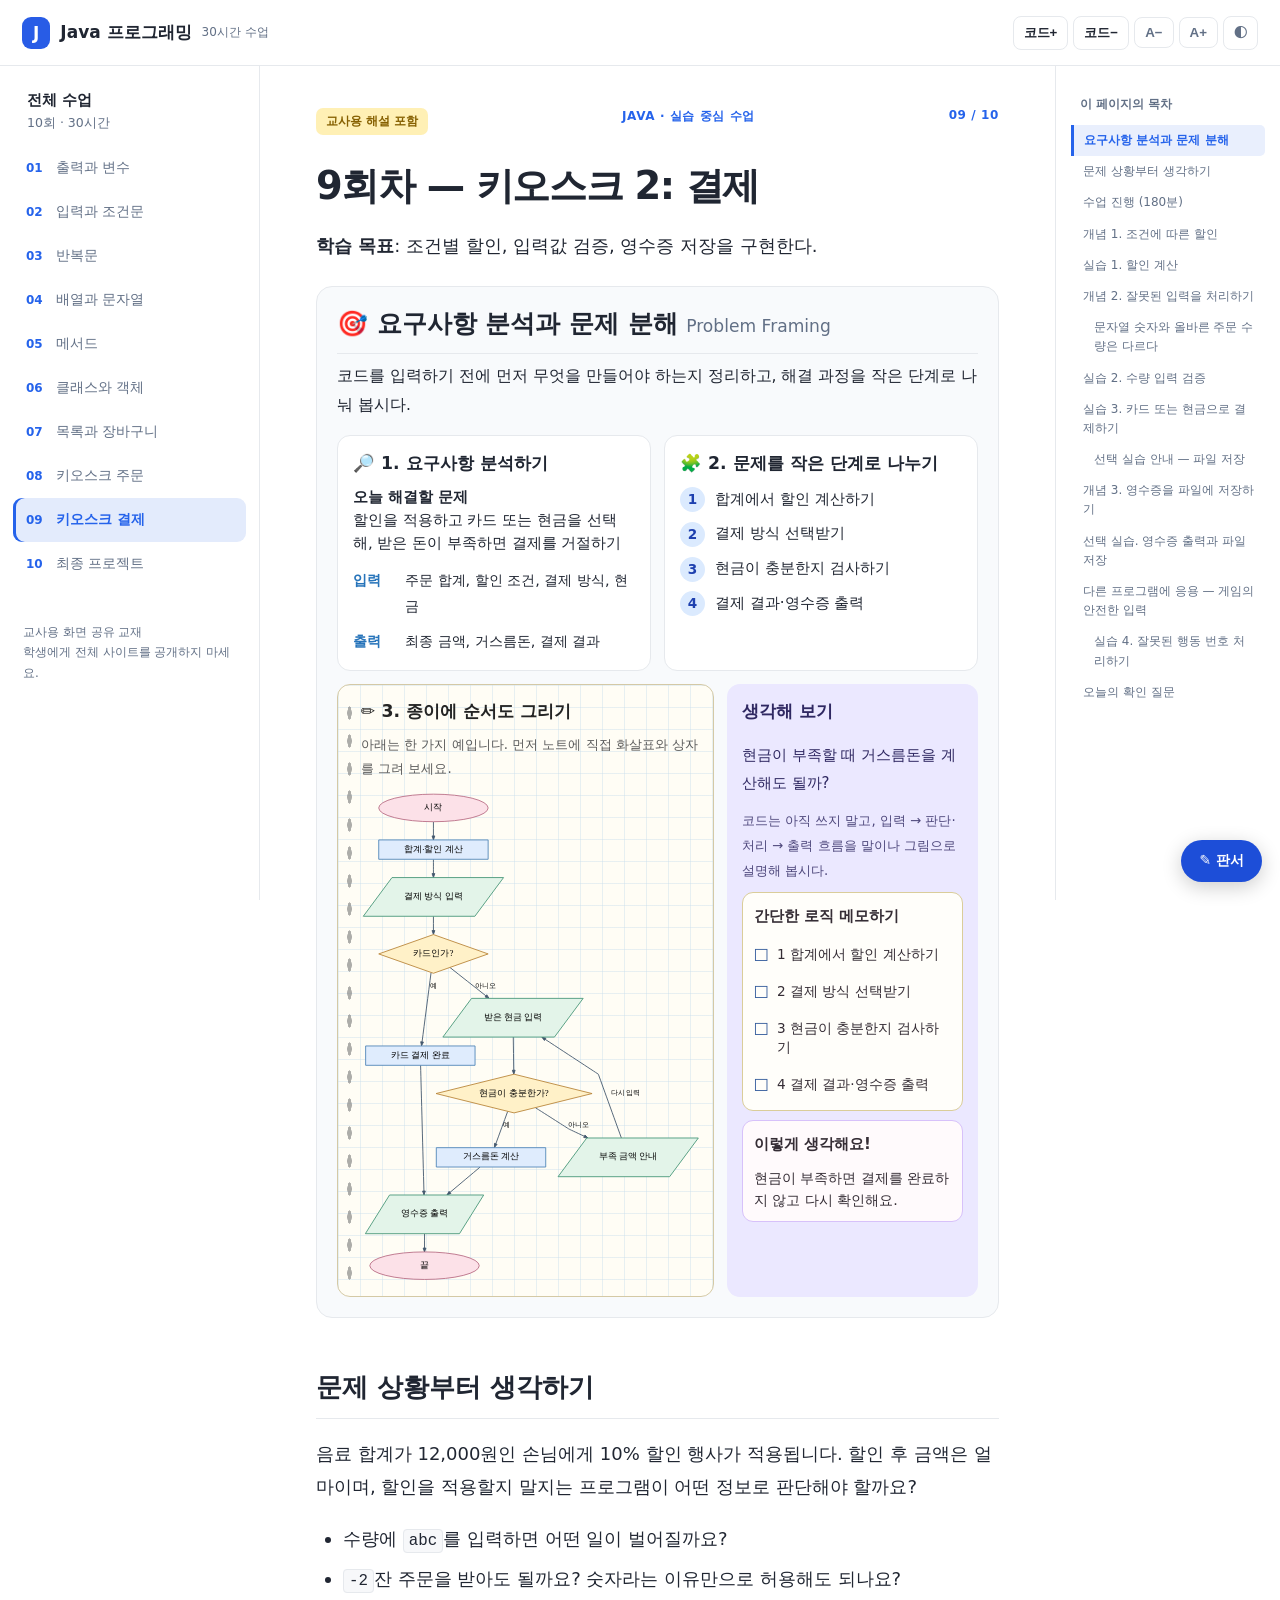
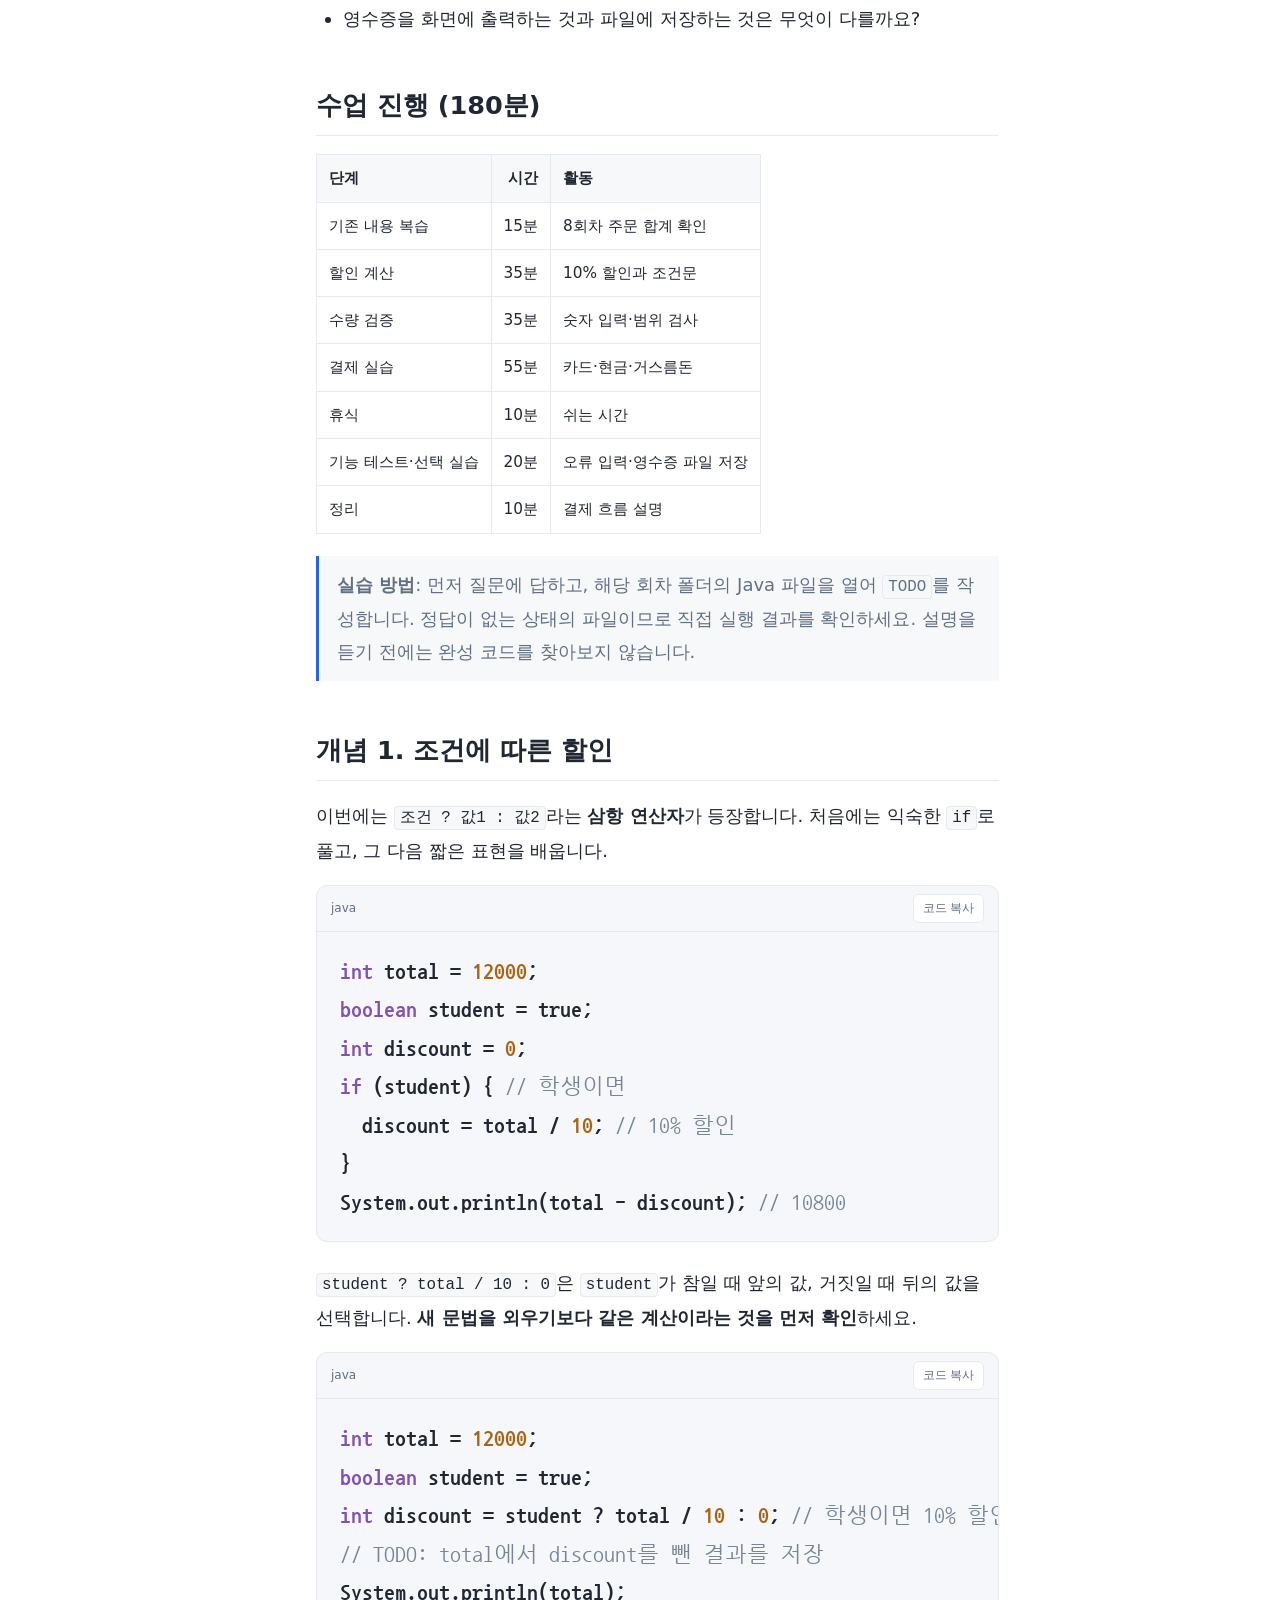
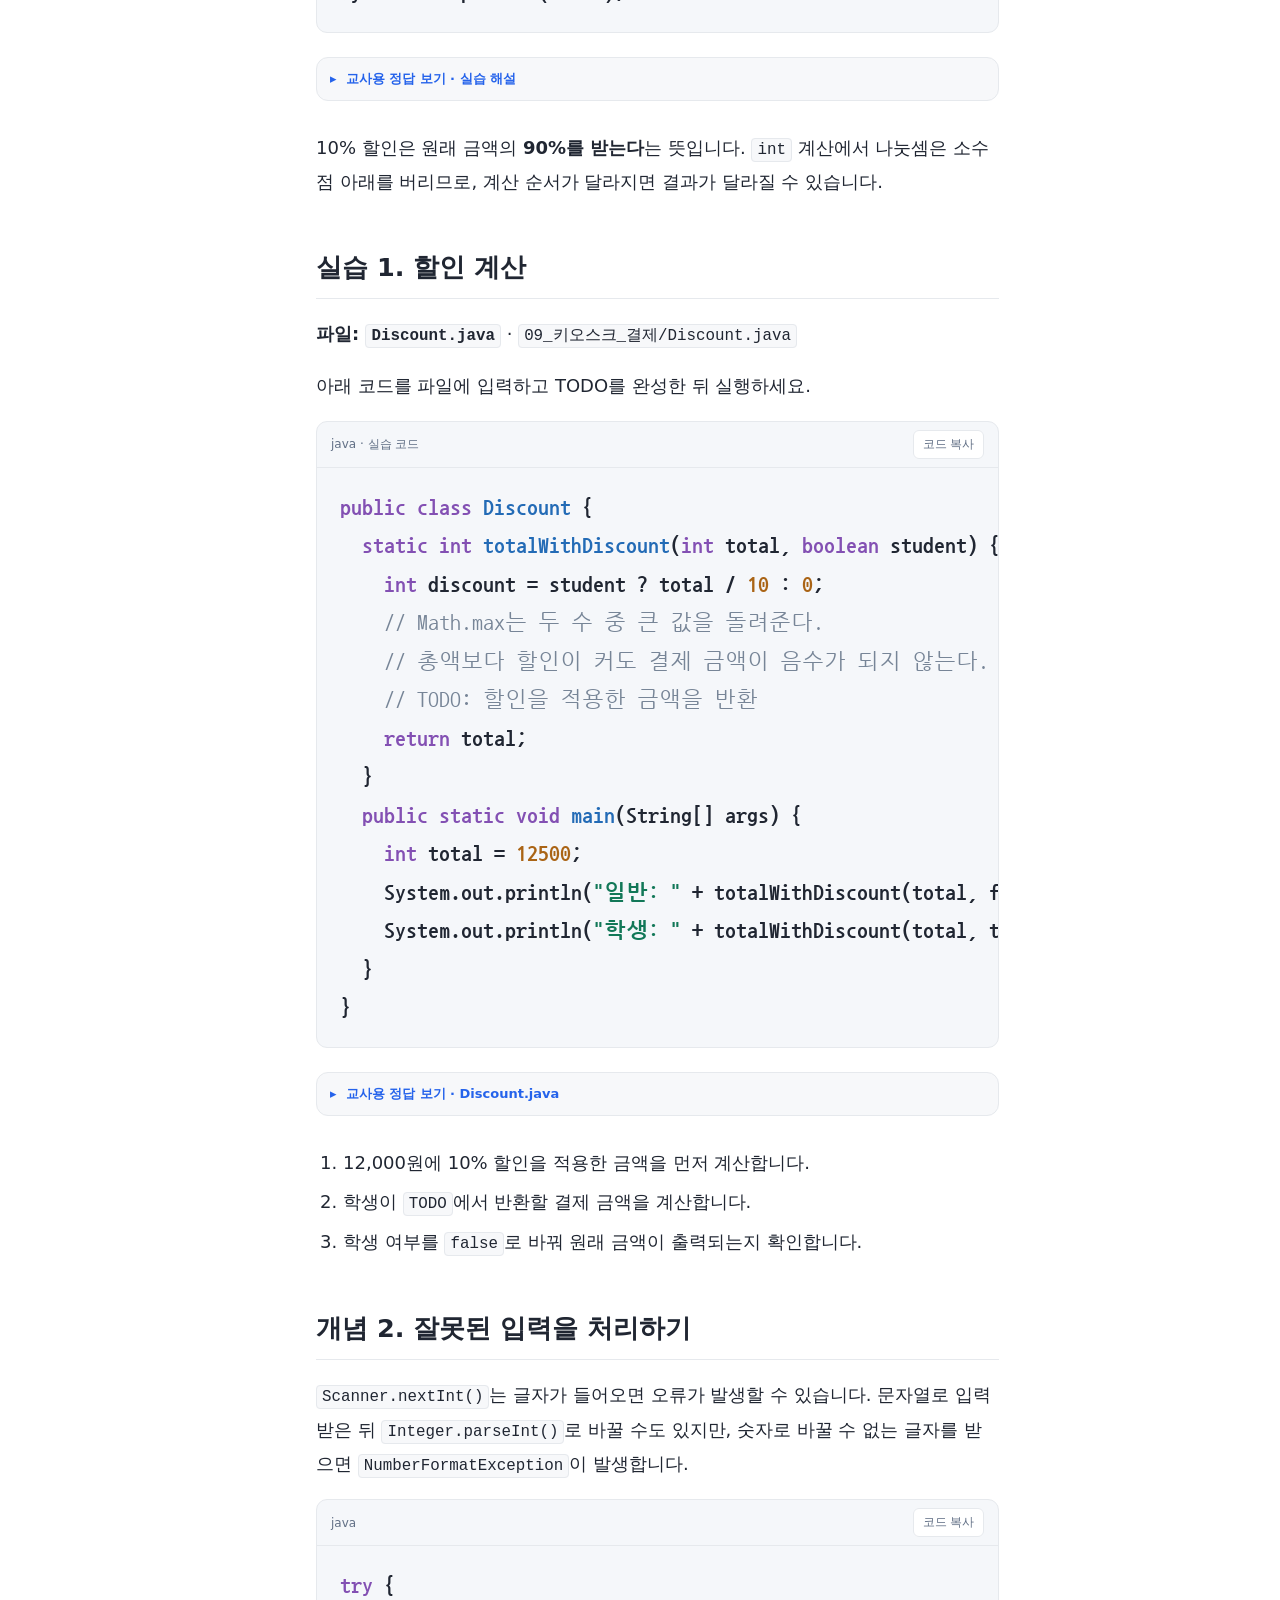
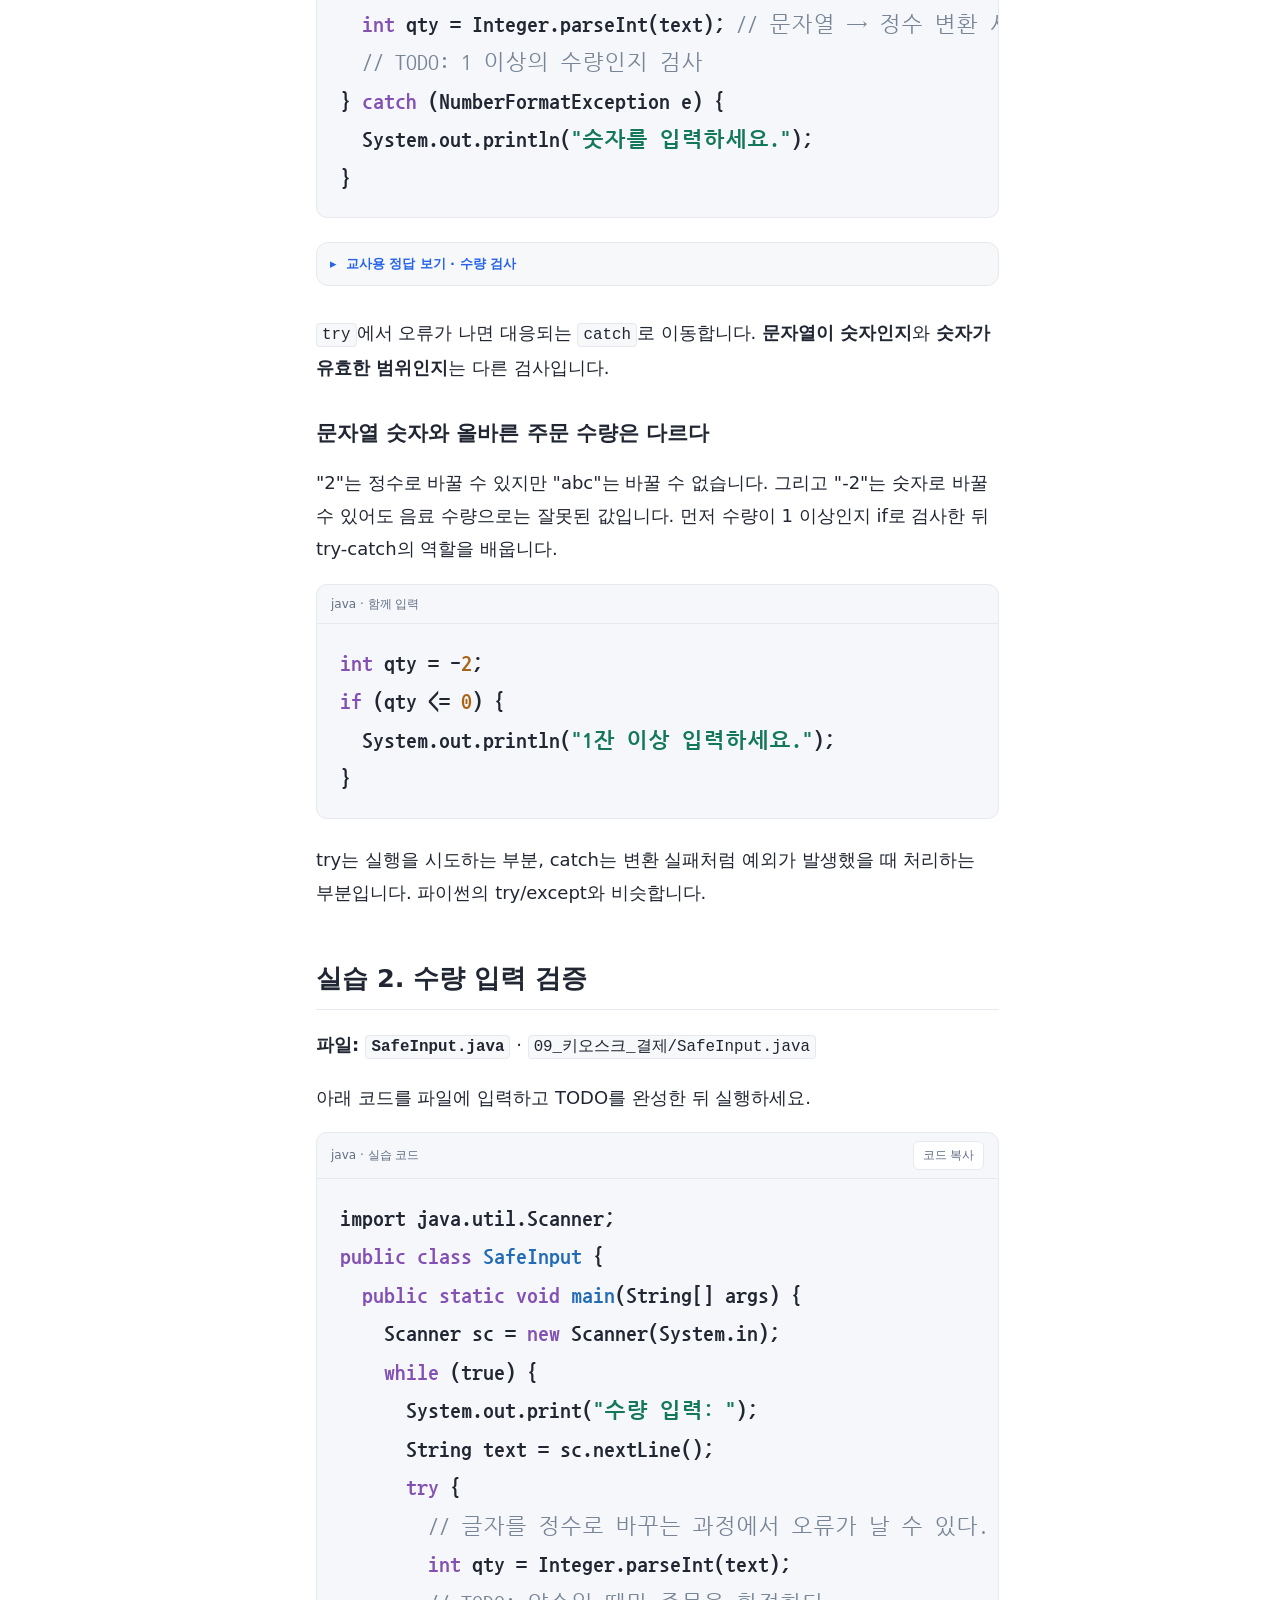
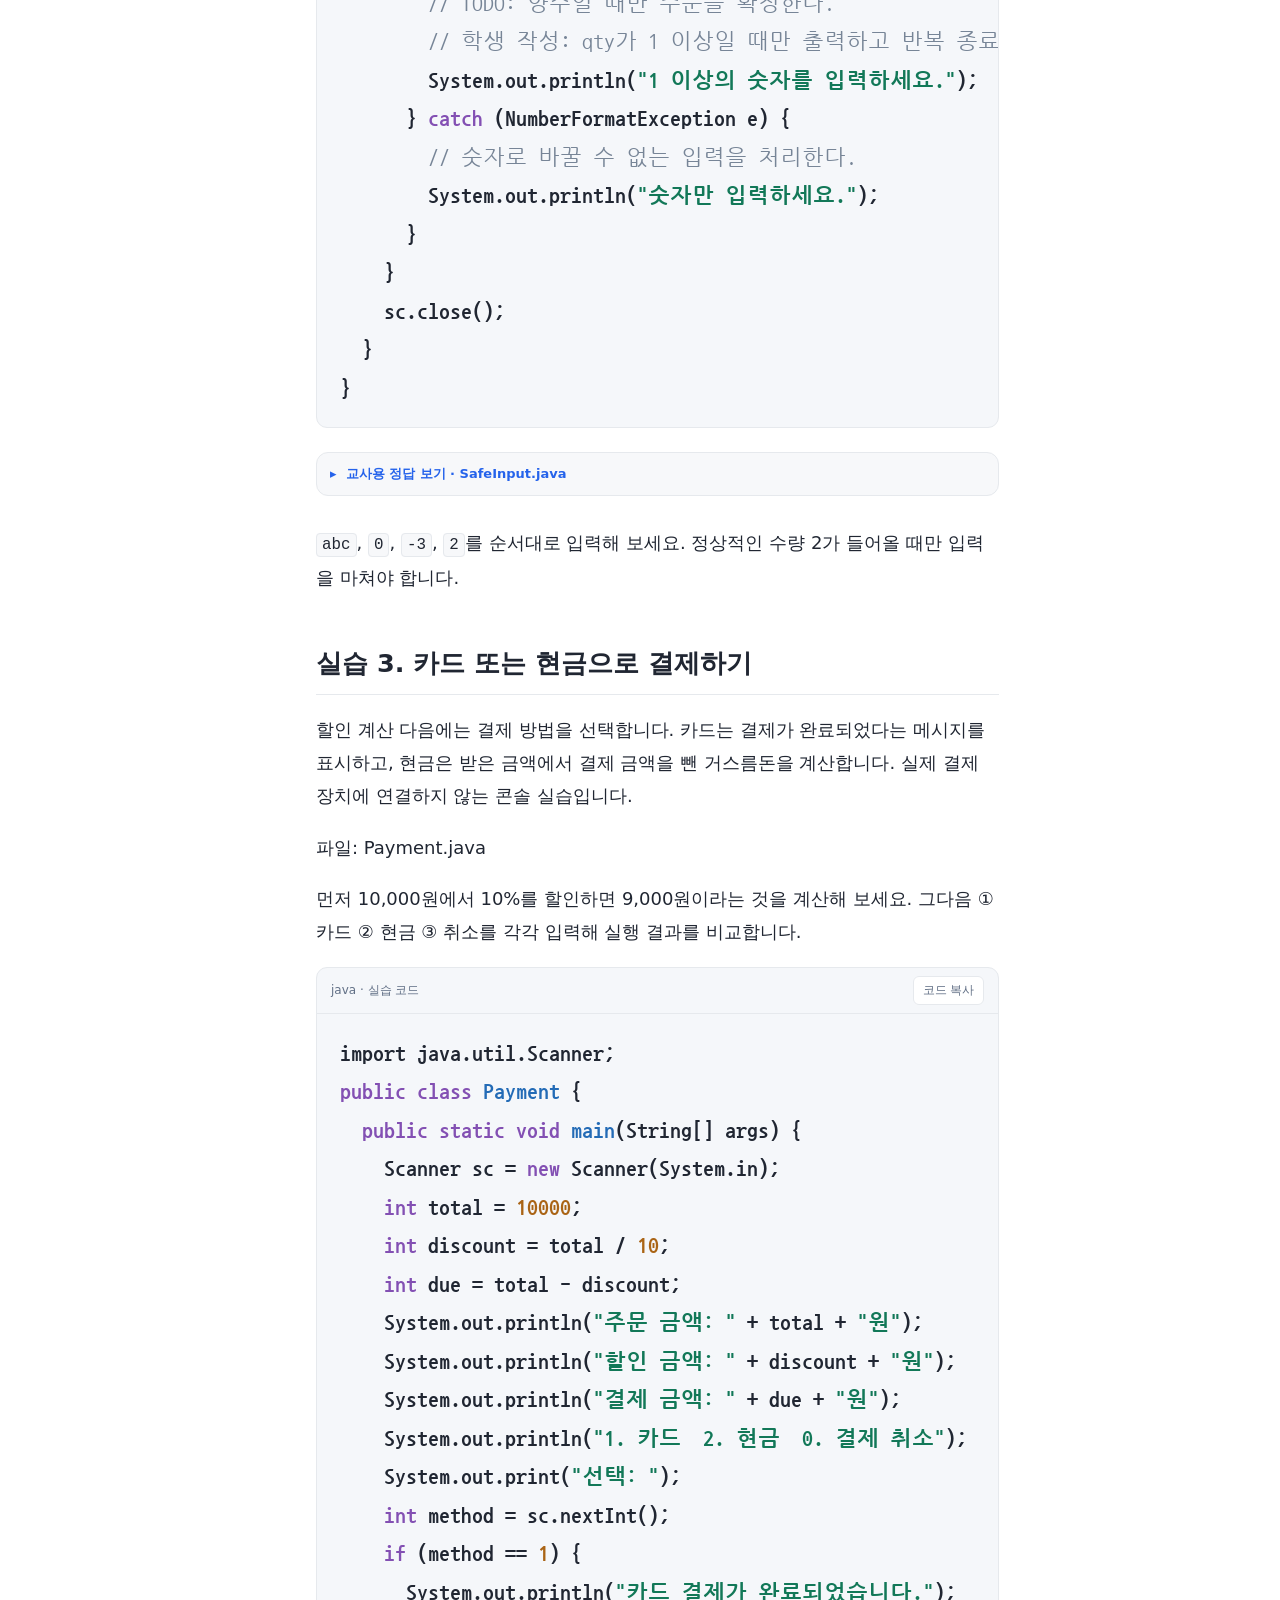
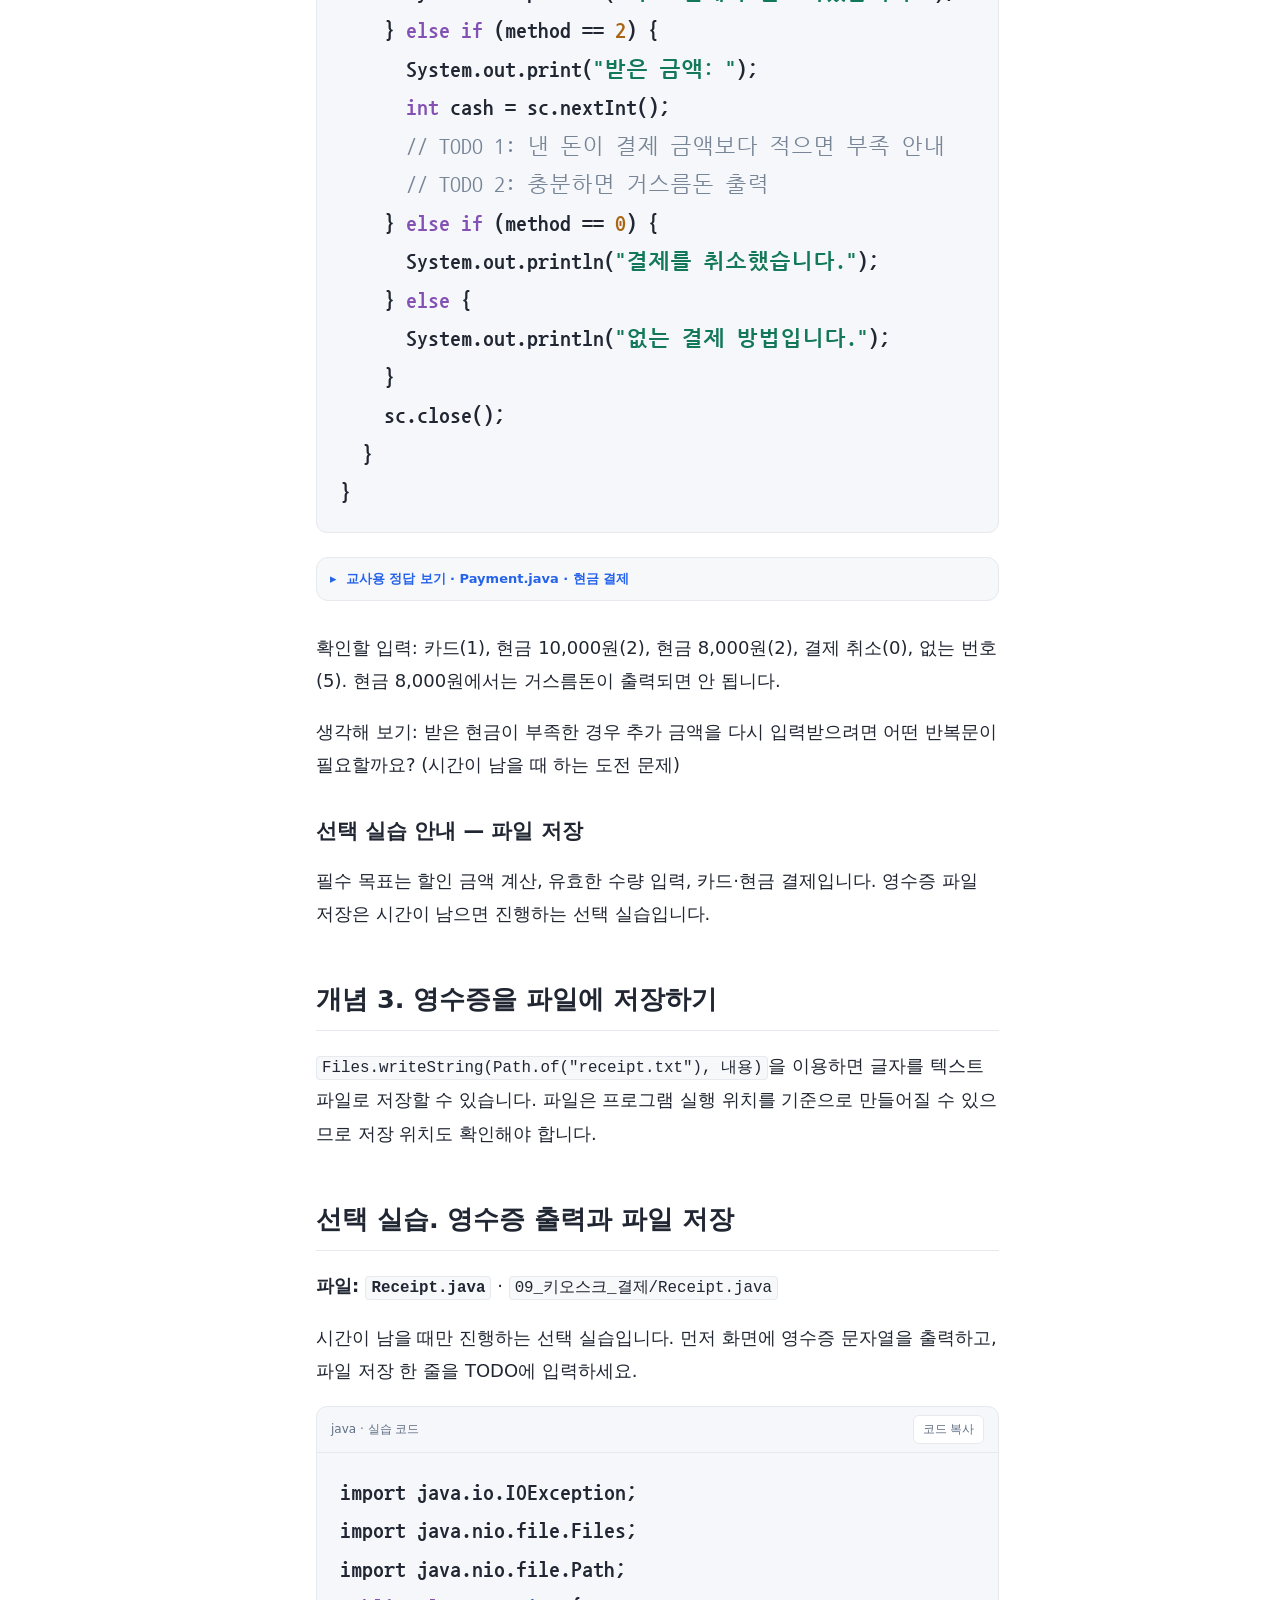
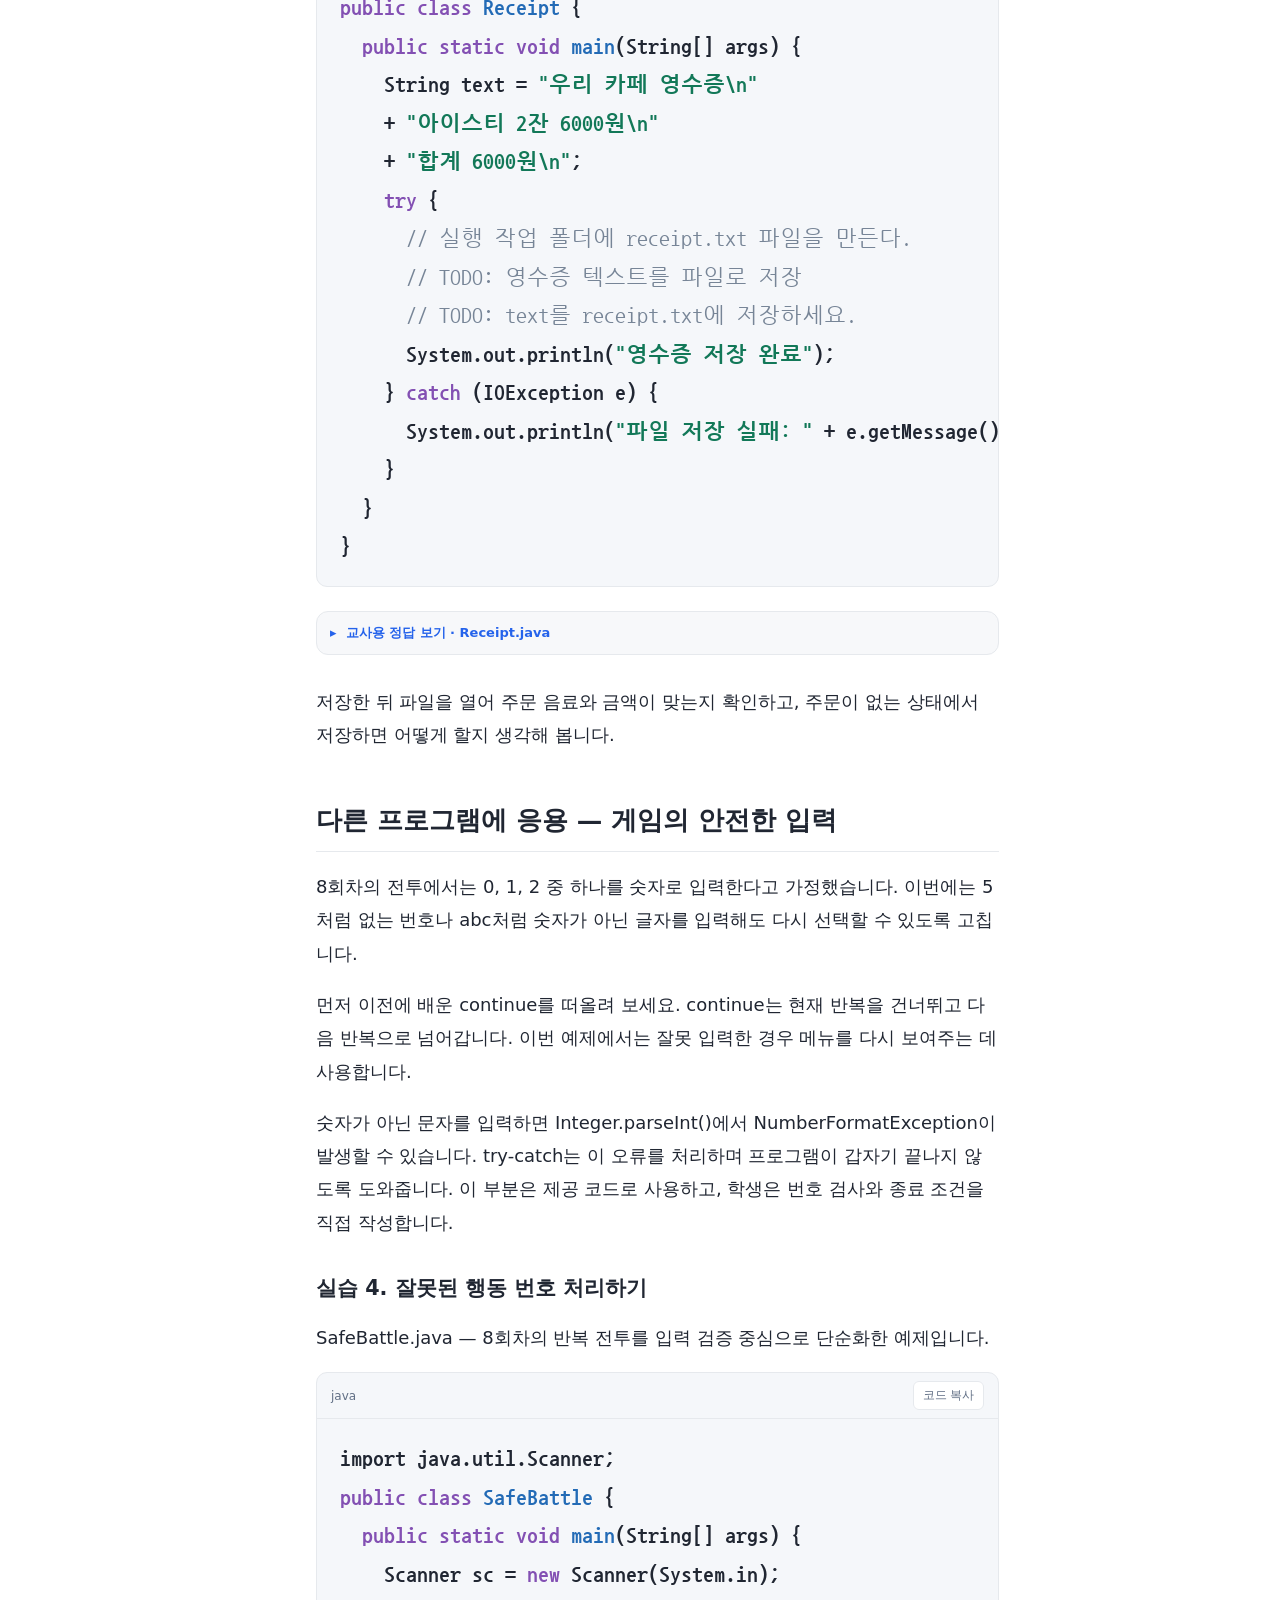
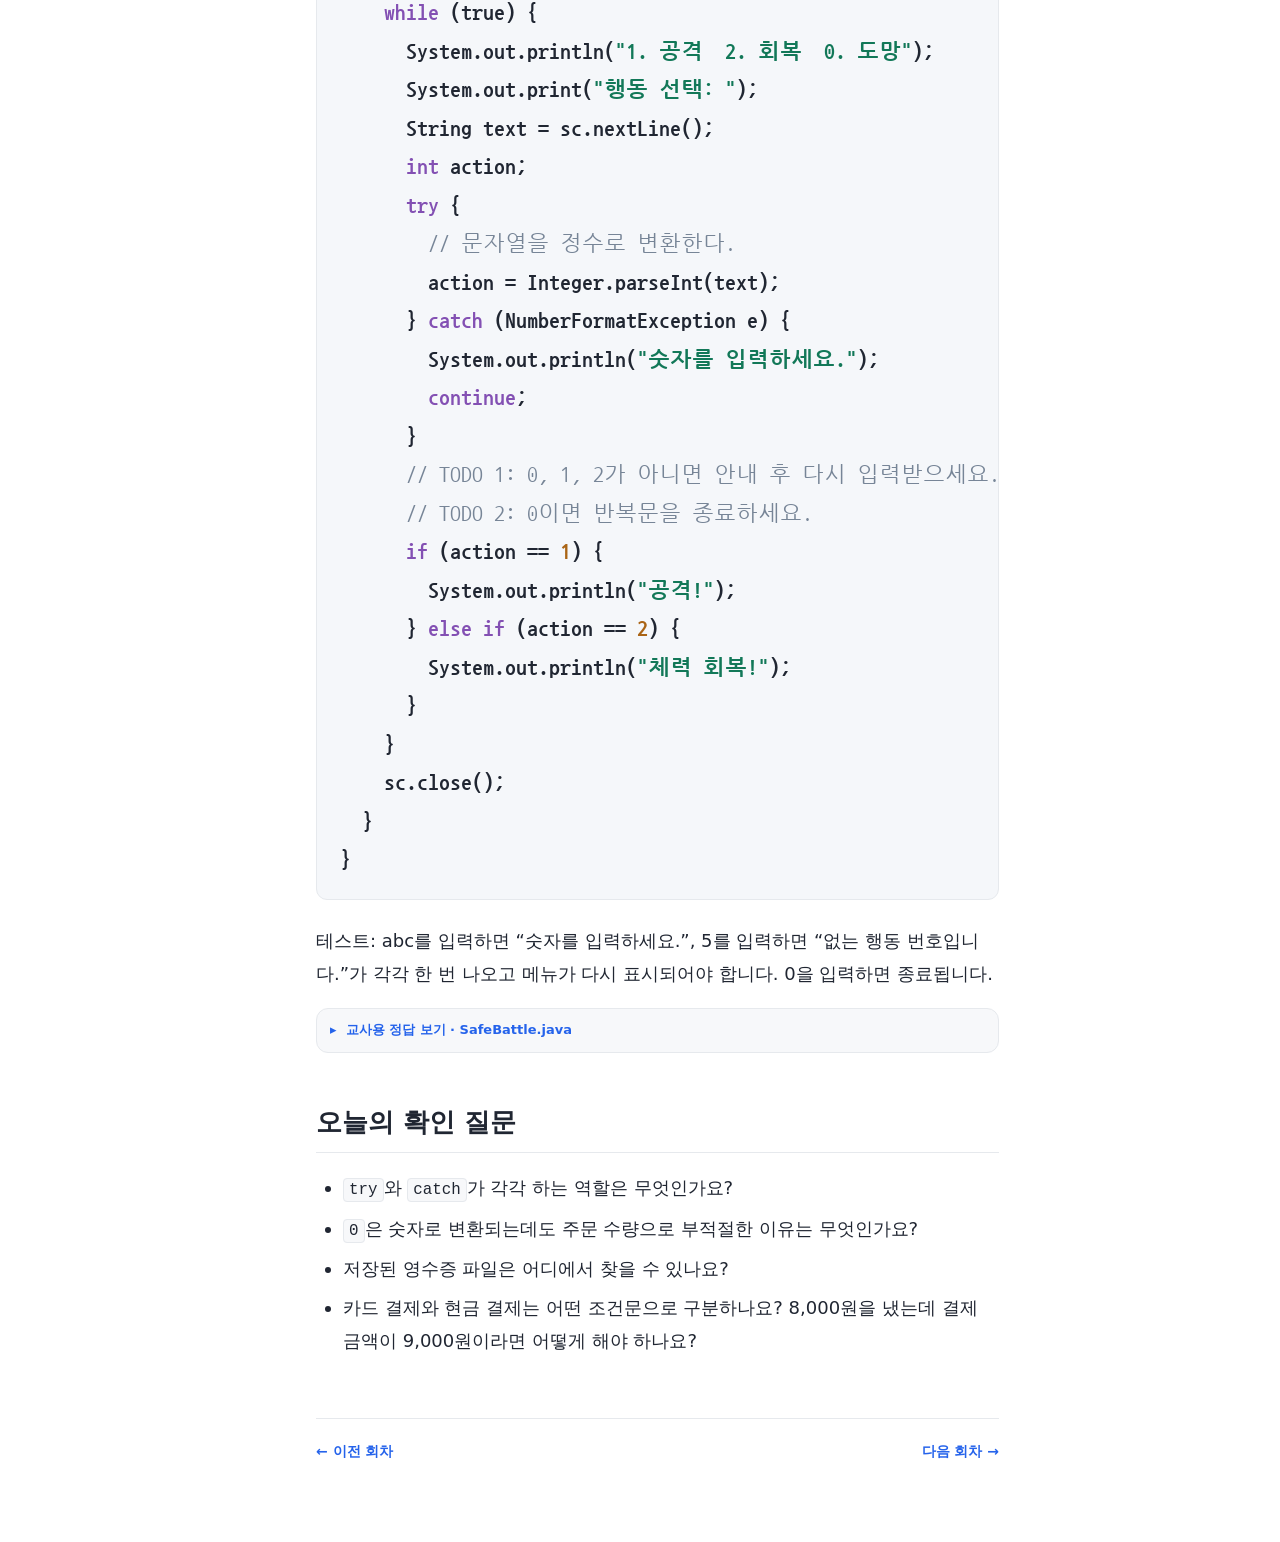
<file: lesson09.html>
<!DOCTYPE html>

<html lang="ko"><head><meta charset="utf-8"/><meta content="width=device-width,initial-scale=1" name="viewport"/><meta content="noindex,nofollow" name="robots"/><title>9회차 · 키오스크 결제 | Java 수업</title><link href="assets/style.css" rel="stylesheet"/></head><body>
<header class="topbar"><button aria-label="목차 열기" class="menu-toggle">☰</button><a class="brand" href="index.html"><span class="brand-mark">J</span> Java 프로그래밍 <small>30시간 수업</small></a><div class="top-actions"><button aria-label="글자 축소" id="font-minus">A−</button><button aria-label="글자 확대" id="font-plus">A+</button><button aria-label="다크 모드 전환" id="theme">◐</button></div></header>
<div class="layout"><aside class="sidebar"><div class="sidebar-title">전체 수업 <small>10회 · 30시간</small></div><a class="chapter" href="lesson01.html"><b>01</b><span>출력과 변수</span></a><a class="chapter" href="lesson02.html"><b>02</b><span>입력과 조건문</span></a><a class="chapter" href="lesson03.html"><b>03</b><span>반복문</span></a><a class="chapter" href="lesson04.html"><b>04</b><span>배열과 문자열</span></a><a class="chapter" href="lesson05.html"><b>05</b><span>메서드</span></a><a class="chapter" href="lesson06.html"><b>06</b><span>클래스와 객체</span></a><a class="chapter" href="lesson07.html"><b>07</b><span>목록과 장바구니</span></a><a class="chapter" href="lesson08.html"><b>08</b><span>키오스크 주문</span></a><a aria-current="page" class="chapter active" href="lesson09.html"><b>09</b><span>키오스크 결제</span></a><a class="chapter" href="lesson10.html"><b>10</b><span>최종 프로젝트</span></a><div class="sidebar-foot">교사용 화면 공유 교재<br/>학생에게 전체 사이트를 공개하지 마세요.</div></aside>
<main class="main"><div class="top-meta"><strong class="teacher-mode-badge">교사용 해설 포함</strong>JAVA · 실습 중심 수업 <span>09 / 10</span></div><article class="article gb-body"><h1 id="9회차-키오스크-2-결제">9회차 — 키오스크 2: 결제</h1>
<p><strong>학습 목표</strong>: 조건별 할인, 입력값 검증, 영수증 저장을 구현한다.</p><section aria-labelledby="pf-title-9" class="pf-section">
<h2 class="pf-title" id="요구사항-분석과-문제-분해">🎯 요구사항 분석과 문제 분해 <small>Problem Framing</small></h2>
<p class="pf-lead">코드를 입력하기 전에 먼저 무엇을 만들어야 하는지 정리하고, 해결 과정을 작은 단계로 나눠 봅시다.</p>
<div class="pf-cards"><div class="pf-card"><h3>🔎 1. 요구사항 분석하기</h3><p><strong>오늘 해결할 문제</strong><br/>할인을 적용하고 카드 또는 현금을 선택해, 받은 돈이 부족하면 결제를 거절하기</p><dl><div><dt>입력</dt><dd>주문 합계, 할인 조건, 결제 방식, 현금</dd></div><div><dt>출력</dt><dd>최종 금액, 거스름돈, 결제 결과</dd></div></dl></div>
<div class="pf-card"><h3>🧩 2. 문제를 작은 단계로 나누기</h3><ol class="pf-steps"><li><span class="pf-num">1</span><span>합계에서 할인 계산하기</span></li><li><span class="pf-num">2</span><span>결제 방식 선택받기</span></li><li><span class="pf-num">3</span><span>현금이 충분한지 검사하기</span></li><li><span class="pf-num">4</span><span>결제 결과·영수증 출력</span></li></ol></div></div>
<div class="pf-paper-area"><div class="pf-paper"><h3>✏️ 3. 종이에 순서도 그리기</h3><p class="pf-paper-note">아래는 한 가지 예입니다. 먼저 노트에 직접 화살표와 상자를 그려 보세요.</p><div class="pf-flow"><a class="pf-flow-zoom" href="assets/flowchart-09.svg" rel="noopener" target="_blank" title="순서도 크게 보기"><img alt="9회차 문제 해결 순서도" class="pf-flow-illustration" loading="lazy" src="assets/flowchart-09.svg"/></a></div></div>
<div class="pf-think"><h3>생각해 보기</h3><p>현금이 부족할 때 거스름돈을 계산해도 될까?</p><p class="pf-note">코드는 아직 쓰지 말고, 입력 → 판단·처리 → 출력 흐름을 말이나 그림으로 설명해 봅시다.</p><div class="pf-memo"><h4>간단한 로직 메모하기</h4><ul class="pf-checklist"><li>1 합계에서 할인 계산하기</li><li>2 결제 방식 선택받기</li><li>3 현금이 충분한지 검사하기</li><li>4 결제 결과·영수증 출력</li></ul></div><div class="pf-tip"><h4>이렇게 생각해요!</h4><p>현금이 부족하면 결제를 완료하지 않고 다시 확인해요.</p></div></div></div>
</section>
<h2 id="문제-상황부터-생각하기">문제 상황부터 생각하기</h2>
<p>음료 합계가 12,000원인 손님에게 10% 할인 행사가 적용됩니다. 할인 후 금액은 얼마이며, 할인을 적용할지 말지는 프로그램이 어떤 정보로 판단해야 할까요?</p>
<ul>
<li>수량에 <code>abc</code>를 입력하면 어떤 일이 벌어질까요?</li>
<li><code>-2</code>잔 주문을 받아도 될까요? 숫자라는 이유만으로 허용해도 되나요?</li>
<li>영수증을 화면에 출력하는 것과 파일에 저장하는 것은 무엇이 다를까요?</li>
</ul>
<h2 id="수업-진행-180분">수업 진행 (180분)</h2>
<table>
<thead>
<tr>
<th>단계</th>
<th style="text-align:right">시간</th>
<th>활동</th>
</tr>
</thead>
<tbody><tr><td>기존 내용 복습</td><td>15분</td><td>8회차 주문 합계 확인</td></tr><tr><td>할인 계산</td><td>35분</td><td>10% 할인과 조건문</td></tr><tr><td>수량 검증</td><td>35분</td><td>숫자 입력·범위 검사</td></tr><tr><td>결제 실습</td><td>55분</td><td>카드·현금·거스름돈</td></tr><tr><td>휴식</td><td>10분</td><td>쉬는 시간</td></tr><tr><td>기능 테스트·선택 실습</td><td>20분</td><td>오류 입력·영수증 파일 저장</td></tr><tr><td>정리</td><td>10분</td><td>결제 흐름 설명</td></tr></tbody>
</table>
<blockquote>
<p><strong>실습 방법</strong>: 먼저 질문에 답하고, 해당 회차 폴더의 Java 파일을 열어 <code>TODO</code>를 작성합니다. 정답이 없는 상태의 파일이므로 직접 실행 결과를 확인하세요. 설명을 듣기 전에는 완성 코드를 찾아보지 않습니다.</p>
</blockquote>
<h2 id="개념-1-조건에-따른-할인">개념 1. 조건에 따른 할인</h2>
<p>이번에는 <code>조건 ? 값1 : 값2</code>라는 <strong>삼항 연산자</strong>가 등장합니다. 처음에는 익숙한 <code>if</code>로 풀고, 그 다음 짧은 표현을 배웁니다.</p>
<div class="codebox"><div class="code-head"><span>java</span><button class="copy" type="button">코드 복사</button></div><pre><code class="highlight"><span class="kt">int</span><span class="w"> </span><span class="n">total</span><span class="w"> </span><span class="o">=</span><span class="w"> </span><span class="mi">12000</span><span class="p">;</span>
<span class="kt">boolean</span><span class="w"> </span><span class="n">student</span><span class="w"> </span><span class="o">=</span><span class="w"> </span><span class="kc">true</span><span class="p">;</span>
<span class="kt">int</span><span class="w"> </span><span class="n">discount</span><span class="w"> </span><span class="o">=</span><span class="w"> </span><span class="mi">0</span><span class="p">;</span>
<span class="k">if</span><span class="w"> </span><span class="p">(</span><span class="n">student</span><span class="p">)</span><span class="w"> </span><span class="p">{</span><span class="w"> </span><span class="c1">// 학생이면</span>
<span class="w">  </span><span class="n">discount</span><span class="w"> </span><span class="o">=</span><span class="w"> </span><span class="n">total</span><span class="w"> </span><span class="o">/</span><span class="w"> </span><span class="mi">10</span><span class="p">;</span><span class="w"> </span><span class="c1">// 10% 할인</span>
<span class="p">}</span>
<span class="n">System</span><span class="p">.</span><span class="na">out</span><span class="p">.</span><span class="na">println</span><span class="p">(</span><span class="n">total</span><span class="w"> </span><span class="o">-</span><span class="w"> </span><span class="n">discount</span><span class="p">);</span><span class="w"> </span><span class="c1">// 10800</span></code></pre></div><p><code>student ? total / 10 : 0</code>은 <code>student</code>가 참일 때 앞의 값, 거짓일 때 뒤의 값을 선택합니다. <strong>새 문법을 외우기보다 같은 계산이라는 것을 먼저 확인</strong>하세요.</p>
<div class="codebox"><div class="code-head"><span>java</span><button class="copy" type="button">코드 복사</button></div><pre><code class="highlight"><span class="kt">int</span><span class="w"> </span><span class="n">total</span><span class="w"> </span><span class="o">=</span><span class="w"> </span><span class="mi">12000</span><span class="p">;</span>
<span class="kt">boolean</span><span class="w"> </span><span class="n">student</span><span class="w"> </span><span class="o">=</span><span class="w"> </span><span class="kc">true</span><span class="p">;</span>
<span class="kt">int</span><span class="w"> </span><span class="n">discount</span><span class="w"> </span><span class="o">=</span><span class="w"> </span><span class="n">student</span><span class="w"> </span><span class="o">?</span><span class="w"> </span><span class="n">total</span><span class="w"> </span><span class="o">/</span><span class="w"> </span><span class="mi">10</span><span class="w"> </span><span class="p">:</span><span class="w"> </span><span class="mi">0</span><span class="p">;</span><span class="w"> </span><span class="c1">// 학생이면 10% 할인</span>
<span class="c1">// TODO: total에서 discount를 뺀 결과를 저장</span>
<span class="n">System</span><span class="p">.</span><span class="na">out</span><span class="p">.</span><span class="na">println</span><span class="p">(</span><span class="n">total</span><span class="p">);</span></code></pre></div><details class="teacher-answer" data-answer-only="true" data-teacher-answer=""><summary>교사용 정답 보기 · 실습 해설</summary><div class="teacher-answer-body"><div class="codebox"><div class="code-head"><span>정답</span><button class="copy" type="button">코드 복사</button></div><pre><code class="highlight"><span class="n">total</span><span class="w"> </span><span class="o">=</span><span class="w"> </span><span class="n">total</span><span class="w"> </span><span class="o">-</span><span class="w"> </span><span class="n">discount</span><span class="p">;</span></code></pre></div></div></details><p>10% 할인은 원래 금액의 <strong>90%를 받는다</strong>는 뜻입니다. <code>int</code> 계산에서 나눗셈은 소수점 아래를 버리므로, 계산 순서가 달라지면 결과가 달라질 수 있습니다.</p>
<h2 id="실습-1-할인-계산">실습 1. 할인 계산</h2>
<p><strong>파일: <code>Discount.java</code></strong> · <code>09_키오스크_결제/Discount.java</code></p><p>아래 코드를 파일에 입력하고 TODO를 완성한 뒤 실행하세요.</p><div class="codebox"><div class="code-head"><span>java · 실습 코드</span><button class="copy" type="button">코드 복사</button></div><pre><code class="highlight"><span class="kd">public</span><span class="w"> </span><span class="kd">class</span> <span class="nc">Discount</span><span class="w"> </span><span class="p">{</span>
<span class="w">  </span><span class="kd">static</span><span class="w"> </span><span class="kt">int</span><span class="w"> </span><span class="nf">totalWithDiscount</span><span class="p">(</span><span class="kt">int</span><span class="w"> </span><span class="n">total</span><span class="p">,</span><span class="w"> </span><span class="kt">boolean</span><span class="w"> </span><span class="n">student</span><span class="p">)</span><span class="w"> </span><span class="p">{</span>
<span class="w">    </span><span class="kt">int</span><span class="w"> </span><span class="n">discount</span><span class="w"> </span><span class="o">=</span><span class="w"> </span><span class="n">student</span><span class="w"> </span><span class="o">?</span><span class="w"> </span><span class="n">total</span><span class="w"> </span><span class="o">/</span><span class="w"> </span><span class="mi">10</span><span class="w"> </span><span class="p">:</span><span class="w"> </span><span class="mi">0</span><span class="p">;</span>
<span class="w">    </span><span class="c1">// Math.max는 두 수 중 큰 값을 돌려준다.</span>
<span class="w">    </span><span class="c1">// 총액보다 할인이 커도 결제 금액이 음수가 되지 않는다.</span>
<span class="w">    </span><span class="c1">// TODO: 할인을 적용한 금액을 반환</span>
<span class="w">    </span><span class="k">return</span><span class="w"> </span><span class="n">total</span><span class="p">;</span>
<span class="w">  </span><span class="p">}</span>
<span class="w">  </span><span class="kd">public</span><span class="w"> </span><span class="kd">static</span><span class="w"> </span><span class="kt">void</span><span class="w"> </span><span class="nf">main</span><span class="p">(</span><span class="n">String</span><span class="o">[]</span><span class="w"> </span><span class="n">args</span><span class="p">)</span><span class="w"> </span><span class="p">{</span>
<span class="w">    </span><span class="kt">int</span><span class="w"> </span><span class="n">total</span><span class="w"> </span><span class="o">=</span><span class="w"> </span><span class="mi">12500</span><span class="p">;</span>
<span class="w">    </span><span class="n">System</span><span class="p">.</span><span class="na">out</span><span class="p">.</span><span class="na">println</span><span class="p">(</span><span class="s">"일반: "</span><span class="w"> </span><span class="o">+</span><span class="w"> </span><span class="n">totalWithDiscount</span><span class="p">(</span><span class="n">total</span><span class="p">,</span><span class="w"> </span><span class="kc">false</span><span class="p">));</span>
<span class="w">    </span><span class="n">System</span><span class="p">.</span><span class="na">out</span><span class="p">.</span><span class="na">println</span><span class="p">(</span><span class="s">"학생: "</span><span class="w"> </span><span class="o">+</span><span class="w"> </span><span class="n">totalWithDiscount</span><span class="p">(</span><span class="n">total</span><span class="p">,</span><span class="w"> </span><span class="kc">true</span><span class="p">));</span>
<span class="w">  </span><span class="p">}</span>
<span class="p">}</span></code></pre></div><details class="teacher-answer" data-answer-only="true" data-teacher-answer=""><summary>교사용 정답 보기 · Discount.java</summary><div class="teacher-answer-body"><div class="codebox"><div class="code-head"><span>정답</span><button class="copy" type="button">코드 복사</button></div><pre><code class="highlight"><span class="k">return</span><span class="w"> </span><span class="n">Math</span><span class="p">.</span><span class="na">max</span><span class="p">(</span><span class="mi">0</span><span class="p">,</span><span class="w"> </span><span class="n">total</span><span class="w"> </span><span class="o">-</span><span class="w"> </span><span class="n">discount</span><span class="p">);</span></code></pre></div></div></details>
<ol>
<li>12,000원에 10% 할인을 적용한 금액을 먼저 계산합니다.</li>
<li>학생이 <code>TODO</code>에서 반환할 결제 금액을 계산합니다.</li>
<li>학생 여부를 <code>false</code>로 바꿔 원래 금액이 출력되는지 확인합니다.</li>
</ol>
<h2 id="개념-2-잘못된-입력을-처리하기">개념 2. 잘못된 입력을 처리하기</h2>
<p><code>Scanner.nextInt()</code>는 글자가 들어오면 오류가 발생할 수 있습니다. 문자열로 입력받은 뒤 <code>Integer.parseInt()</code>로 바꿀 수도 있지만, 숫자로 바꿀 수 없는 글자를 받으면 <code>NumberFormatException</code>이 발생합니다.</p>
<div class="codebox"><div class="code-head"><span>java</span><button class="copy" type="button">코드 복사</button></div><pre><code class="highlight"><span class="k">try</span><span class="w"> </span><span class="p">{</span>
<span class="w">  </span><span class="kt">int</span><span class="w"> </span><span class="n">qty</span><span class="w"> </span><span class="o">=</span><span class="w"> </span><span class="n">Integer</span><span class="p">.</span><span class="na">parseInt</span><span class="p">(</span><span class="n">text</span><span class="p">);</span><span class="w"> </span><span class="c1">// 문자열 → 정수 변환 시도</span>
<span class="w">  </span><span class="c1">// TODO: 1 이상의 수량인지 검사</span>
<span class="p">}</span><span class="w"> </span><span class="k">catch</span><span class="w"> </span><span class="p">(</span><span class="n">NumberFormatException</span><span class="w"> </span><span class="n">e</span><span class="p">)</span><span class="w"> </span><span class="p">{</span>
<span class="w">  </span><span class="n">System</span><span class="p">.</span><span class="na">out</span><span class="p">.</span><span class="na">println</span><span class="p">(</span><span class="s">"숫자를 입력하세요."</span><span class="p">);</span>
<span class="p">}</span></code></pre></div><details class="teacher-answer" data-answer-only="true" data-teacher-answer=""><summary>교사용 정답 보기 · 수량 검사</summary><div class="teacher-answer-body"><div class="codebox"><div class="code-head"><span>정답</span><button class="copy" type="button">코드 복사</button></div><pre><code class="highlight"><span class="k">if</span><span class="w"> </span><span class="p">(</span><span class="n">qty</span><span class="w"> </span><span class="o">&lt;</span><span class="w"> </span><span class="mi">1</span><span class="p">)</span><span class="w"> </span><span class="p">{</span>
<span class="w">  </span><span class="n">System</span><span class="p">.</span><span class="na">out</span><span class="p">.</span><span class="na">println</span><span class="p">(</span><span class="s">"1 이상의 숫자를 입력하세요."</span><span class="p">);</span>
<span class="p">}</span><span class="w"> </span><span class="k">else</span><span class="w"> </span><span class="p">{</span>
<span class="w">  </span><span class="n">System</span><span class="p">.</span><span class="na">out</span><span class="p">.</span><span class="na">println</span><span class="p">(</span><span class="s">"주문 수량: "</span><span class="w"> </span><span class="o">+</span><span class="w"> </span><span class="n">qty</span><span class="p">);</span>
<span class="p">}</span></code></pre></div></div></details><p><code>try</code>에서 오류가 나면 대응되는 <code>catch</code>로 이동합니다. <strong>문자열이 숫자인지</strong>와 <strong>숫자가 유효한 범위인지</strong>는 다른 검사입니다.</p>
<h3 id="문자열-숫자와-올바른-주문-수량은-다르다">문자열 숫자와 올바른 주문 수량은 다르다</h3><p>"2"는 정수로 바꿀 수 있지만 "abc"는 바꿀 수 없습니다. 그리고 "-2"는 숫자로 바꿀 수 있어도 음료 수량으로는 잘못된 값입니다. 먼저 수량이 1 이상인지 if로 검사한 뒤 try-catch의 역할을 배웁니다.</p><div class="codebox"><div class="code-head"><span>java · 함께 입력</span></div><pre><code class="highlight"><span class="kt">int</span><span class="w"> </span><span class="n">qty</span><span class="w"> </span><span class="o">=</span><span class="w"> </span><span class="o">-</span><span class="mi">2</span><span class="p">;</span>
<span class="k">if</span><span class="w"> </span><span class="p">(</span><span class="n">qty</span><span class="w"> </span><span class="o">&lt;=</span><span class="w"> </span><span class="mi">0</span><span class="p">)</span><span class="w"> </span><span class="p">{</span>
<span class="w">  </span><span class="n">System</span><span class="p">.</span><span class="na">out</span><span class="p">.</span><span class="na">println</span><span class="p">(</span><span class="s">"1잔 이상 입력하세요."</span><span class="p">);</span>
<span class="p">}</span></code></pre></div><p>try는 실행을 시도하는 부분, catch는 변환 실패처럼 예외가 발생했을 때 처리하는 부분입니다. 파이썬의 try/except와 비슷합니다.</p><h2 id="실습-2-수량-입력-검증">실습 2. 수량 입력 검증</h2>
<p><strong>파일: <code>SafeInput.java</code></strong> · <code>09_키오스크_결제/SafeInput.java</code></p><p>아래 코드를 파일에 입력하고 TODO를 완성한 뒤 실행하세요.</p><div class="codebox"><div class="code-head"><span>java · 실습 코드</span><button class="copy" type="button">코드 복사</button></div><pre><code class="highlight"><span class="kn">import</span><span class="w"> </span><span class="nn">java.util.Scanner</span><span class="p">;</span>
<span class="kd">public</span><span class="w"> </span><span class="kd">class</span> <span class="nc">SafeInput</span><span class="w"> </span><span class="p">{</span>
<span class="w">  </span><span class="kd">public</span><span class="w"> </span><span class="kd">static</span><span class="w"> </span><span class="kt">void</span><span class="w"> </span><span class="nf">main</span><span class="p">(</span><span class="n">String</span><span class="o">[]</span><span class="w"> </span><span class="n">args</span><span class="p">)</span><span class="w"> </span><span class="p">{</span>
<span class="w">    </span><span class="n">Scanner</span><span class="w"> </span><span class="n">sc</span><span class="w"> </span><span class="o">=</span><span class="w"> </span><span class="k">new</span><span class="w"> </span><span class="n">Scanner</span><span class="p">(</span><span class="n">System</span><span class="p">.</span><span class="na">in</span><span class="p">);</span>
<span class="w">    </span><span class="k">while</span><span class="w"> </span><span class="p">(</span><span class="kc">true</span><span class="p">)</span><span class="w"> </span><span class="p">{</span>
<span class="w">      </span><span class="n">System</span><span class="p">.</span><span class="na">out</span><span class="p">.</span><span class="na">print</span><span class="p">(</span><span class="s">"수량 입력: "</span><span class="p">);</span>
<span class="w">      </span><span class="n">String</span><span class="w"> </span><span class="n">text</span><span class="w"> </span><span class="o">=</span><span class="w"> </span><span class="n">sc</span><span class="p">.</span><span class="na">nextLine</span><span class="p">();</span>
<span class="w">      </span><span class="k">try</span><span class="w"> </span><span class="p">{</span>
<span class="w">        </span><span class="c1">// 글자를 정수로 바꾸는 과정에서 오류가 날 수 있다.</span>
<span class="w">        </span><span class="kt">int</span><span class="w"> </span><span class="n">qty</span><span class="w"> </span><span class="o">=</span><span class="w"> </span><span class="n">Integer</span><span class="p">.</span><span class="na">parseInt</span><span class="p">(</span><span class="n">text</span><span class="p">);</span>
<span class="w">        </span><span class="c1">// TODO: 양수일 때만 주문을 확정한다.</span>
<span class="w">        </span><span class="c1">// 학생 작성: qty가 1 이상일 때만 출력하고 반복 종료</span>
<span class="w">        </span><span class="n">System</span><span class="p">.</span><span class="na">out</span><span class="p">.</span><span class="na">println</span><span class="p">(</span><span class="s">"1 이상의 숫자를 입력하세요."</span><span class="p">);</span>
<span class="w">      </span><span class="p">}</span><span class="w"> </span><span class="k">catch</span><span class="w"> </span><span class="p">(</span><span class="n">NumberFormatException</span><span class="w"> </span><span class="n">e</span><span class="p">)</span><span class="w"> </span><span class="p">{</span>
<span class="w">        </span><span class="c1">// 숫자로 바꿀 수 없는 입력을 처리한다.</span>
<span class="w">        </span><span class="n">System</span><span class="p">.</span><span class="na">out</span><span class="p">.</span><span class="na">println</span><span class="p">(</span><span class="s">"숫자만 입력하세요."</span><span class="p">);</span>
<span class="w">      </span><span class="p">}</span>
<span class="w">    </span><span class="p">}</span>
<span class="w">    </span><span class="n">sc</span><span class="p">.</span><span class="na">close</span><span class="p">();</span>
<span class="w">  </span><span class="p">}</span>
<span class="p">}</span></code></pre></div><details class="teacher-answer" data-answer-only="true" data-teacher-answer=""><summary>교사용 정답 보기 · SafeInput.java</summary><div class="teacher-answer-body"><div class="codebox"><div class="code-head"><span>정답</span><button class="copy" type="button">코드 복사</button></div><pre><code class="highlight"><span class="k">if</span><span class="w"> </span><span class="p">(</span><span class="n">qty</span><span class="w"> </span><span class="o">&gt;</span><span class="w"> </span><span class="mi">0</span><span class="p">)</span><span class="w"> </span><span class="p">{</span>
<span class="w">  </span><span class="n">System</span><span class="p">.</span><span class="na">out</span><span class="p">.</span><span class="na">println</span><span class="p">(</span><span class="s">"주문 수량: "</span><span class="w"> </span><span class="o">+</span><span class="w"> </span><span class="n">qty</span><span class="p">);</span>
<span class="w">  </span><span class="k">break</span><span class="p">;</span>
<span class="p">}</span></code></pre></div></div></details>
<p><code>abc</code>, <code>0</code>, <code>-3</code>, <code>2</code>를 순서대로 입력해 보세요. 정상적인 수량 2가 들어올 때만 입력을 마쳐야 합니다.</p>
<h2 id="실습-3-카드-또는-현금으로-결제하기">실습 3. 카드 또는 현금으로 결제하기</h2><p>할인 계산 다음에는 결제 방법을 선택합니다. 카드는 결제가 완료되었다는 메시지를 표시하고, 현금은 받은 금액에서 결제 금액을 뺀 거스름돈을 계산합니다. 실제 결제 장치에 연결하지 않는 콘솔 실습입니다.</p><p>파일: Payment.java</p><p>먼저 10,000원에서 10%를 할인하면 9,000원이라는 것을 계산해 보세요. 그다음 ① 카드 ② 현금 ③ 취소를 각각 입력해 실행 결과를 비교합니다.</p><div class="codebox"><div class="code-head"><span>java · 실습 코드</span><button class="copy" type="button">코드 복사</button></div><pre><code class="highlight"><span class="kn">import</span><span class="w"> </span><span class="nn">java.util.Scanner</span><span class="p">;</span>
<span class="kd">public</span><span class="w"> </span><span class="kd">class</span> <span class="nc">Payment</span><span class="w"> </span><span class="p">{</span>
<span class="w">  </span><span class="kd">public</span><span class="w"> </span><span class="kd">static</span><span class="w"> </span><span class="kt">void</span><span class="w"> </span><span class="nf">main</span><span class="p">(</span><span class="n">String</span><span class="o">[]</span><span class="w"> </span><span class="n">args</span><span class="p">)</span><span class="w"> </span><span class="p">{</span>
<span class="w">    </span><span class="n">Scanner</span><span class="w"> </span><span class="n">sc</span><span class="w"> </span><span class="o">=</span><span class="w"> </span><span class="k">new</span><span class="w"> </span><span class="n">Scanner</span><span class="p">(</span><span class="n">System</span><span class="p">.</span><span class="na">in</span><span class="p">);</span>
<span class="w">    </span><span class="kt">int</span><span class="w"> </span><span class="n">total</span><span class="w"> </span><span class="o">=</span><span class="w"> </span><span class="mi">10000</span><span class="p">;</span>
<span class="w">    </span><span class="kt">int</span><span class="w"> </span><span class="n">discount</span><span class="w"> </span><span class="o">=</span><span class="w"> </span><span class="n">total</span><span class="w"> </span><span class="o">/</span><span class="w"> </span><span class="mi">10</span><span class="p">;</span>
<span class="w">    </span><span class="kt">int</span><span class="w"> </span><span class="n">due</span><span class="w"> </span><span class="o">=</span><span class="w"> </span><span class="n">total</span><span class="w"> </span><span class="o">-</span><span class="w"> </span><span class="n">discount</span><span class="p">;</span>
<span class="w">    </span><span class="n">System</span><span class="p">.</span><span class="na">out</span><span class="p">.</span><span class="na">println</span><span class="p">(</span><span class="s">"주문 금액: "</span><span class="w"> </span><span class="o">+</span><span class="w"> </span><span class="n">total</span><span class="w"> </span><span class="o">+</span><span class="w"> </span><span class="s">"원"</span><span class="p">);</span>
<span class="w">    </span><span class="n">System</span><span class="p">.</span><span class="na">out</span><span class="p">.</span><span class="na">println</span><span class="p">(</span><span class="s">"할인 금액: "</span><span class="w"> </span><span class="o">+</span><span class="w"> </span><span class="n">discount</span><span class="w"> </span><span class="o">+</span><span class="w"> </span><span class="s">"원"</span><span class="p">);</span>
<span class="w">    </span><span class="n">System</span><span class="p">.</span><span class="na">out</span><span class="p">.</span><span class="na">println</span><span class="p">(</span><span class="s">"결제 금액: "</span><span class="w"> </span><span class="o">+</span><span class="w"> </span><span class="n">due</span><span class="w"> </span><span class="o">+</span><span class="w"> </span><span class="s">"원"</span><span class="p">);</span>
<span class="w">    </span><span class="n">System</span><span class="p">.</span><span class="na">out</span><span class="p">.</span><span class="na">println</span><span class="p">(</span><span class="s">"1. 카드  2. 현금  0. 결제 취소"</span><span class="p">);</span>
<span class="w">    </span><span class="n">System</span><span class="p">.</span><span class="na">out</span><span class="p">.</span><span class="na">print</span><span class="p">(</span><span class="s">"선택: "</span><span class="p">);</span>
<span class="w">    </span><span class="kt">int</span><span class="w"> </span><span class="n">method</span><span class="w"> </span><span class="o">=</span><span class="w"> </span><span class="n">sc</span><span class="p">.</span><span class="na">nextInt</span><span class="p">();</span>
<span class="w">    </span><span class="k">if</span><span class="w"> </span><span class="p">(</span><span class="n">method</span><span class="w"> </span><span class="o">==</span><span class="w"> </span><span class="mi">1</span><span class="p">)</span><span class="w"> </span><span class="p">{</span>
<span class="w">      </span><span class="n">System</span><span class="p">.</span><span class="na">out</span><span class="p">.</span><span class="na">println</span><span class="p">(</span><span class="s">"카드 결제가 완료되었습니다."</span><span class="p">);</span>
<span class="w">    </span><span class="p">}</span><span class="w"> </span><span class="k">else</span><span class="w"> </span><span class="k">if</span><span class="w"> </span><span class="p">(</span><span class="n">method</span><span class="w"> </span><span class="o">==</span><span class="w"> </span><span class="mi">2</span><span class="p">)</span><span class="w"> </span><span class="p">{</span>
<span class="w">      </span><span class="n">System</span><span class="p">.</span><span class="na">out</span><span class="p">.</span><span class="na">print</span><span class="p">(</span><span class="s">"받은 금액: "</span><span class="p">);</span>
<span class="w">      </span><span class="kt">int</span><span class="w"> </span><span class="n">cash</span><span class="w"> </span><span class="o">=</span><span class="w"> </span><span class="n">sc</span><span class="p">.</span><span class="na">nextInt</span><span class="p">();</span>
<span class="w">      </span><span class="c1">// TODO 1: 낸 돈이 결제 금액보다 적으면 부족 안내</span>
<span class="w">      </span><span class="c1">// TODO 2: 충분하면 거스름돈 출력</span>
<span class="w">    </span><span class="p">}</span><span class="w"> </span><span class="k">else</span><span class="w"> </span><span class="k">if</span><span class="w"> </span><span class="p">(</span><span class="n">method</span><span class="w"> </span><span class="o">==</span><span class="w"> </span><span class="mi">0</span><span class="p">)</span><span class="w"> </span><span class="p">{</span>
<span class="w">      </span><span class="n">System</span><span class="p">.</span><span class="na">out</span><span class="p">.</span><span class="na">println</span><span class="p">(</span><span class="s">"결제를 취소했습니다."</span><span class="p">);</span>
<span class="w">    </span><span class="p">}</span><span class="w"> </span><span class="k">else</span><span class="w"> </span><span class="p">{</span>
<span class="w">      </span><span class="n">System</span><span class="p">.</span><span class="na">out</span><span class="p">.</span><span class="na">println</span><span class="p">(</span><span class="s">"없는 결제 방법입니다."</span><span class="p">);</span>
<span class="w">    </span><span class="p">}</span>
<span class="w">    </span><span class="n">sc</span><span class="p">.</span><span class="na">close</span><span class="p">();</span>
<span class="w">  </span><span class="p">}</span>
<span class="p">}</span></code></pre></div><details class="teacher-answer" data-answer-only="true" data-teacher-answer=""><summary>교사용 정답 보기 · Payment.java · 현금 결제</summary><div class="teacher-answer-body"><div class="codebox"><div class="code-head"><span>정답</span><button class="copy" type="button">코드 복사</button></div><pre><code class="highlight"><span class="k">if</span><span class="w"> </span><span class="p">(</span><span class="n">cash</span><span class="w"> </span><span class="o">&lt;</span><span class="w"> </span><span class="n">due</span><span class="p">)</span><span class="w"> </span><span class="p">{</span>
<span class="w">  </span><span class="n">System</span><span class="p">.</span><span class="na">out</span><span class="p">.</span><span class="na">println</span><span class="p">(</span><span class="s">"결제금액이 부족합니다."</span><span class="p">);</span>
<span class="p">}</span><span class="w"> </span><span class="k">else</span><span class="w"> </span><span class="p">{</span>
<span class="w">  </span><span class="kt">int</span><span class="w"> </span><span class="n">change</span><span class="w"> </span><span class="o">=</span><span class="w"> </span><span class="n">cash</span><span class="w"> </span><span class="o">-</span><span class="w"> </span><span class="n">due</span><span class="p">;</span>
<span class="w">  </span><span class="n">System</span><span class="p">.</span><span class="na">out</span><span class="p">.</span><span class="na">println</span><span class="p">(</span><span class="s">"현금 결제가 완료되었습니다."</span><span class="p">);</span>
<span class="w">  </span><span class="n">System</span><span class="p">.</span><span class="na">out</span><span class="p">.</span><span class="na">println</span><span class="p">(</span><span class="s">"거스름돈: "</span><span class="w"> </span><span class="o">+</span><span class="w"> </span><span class="n">change</span><span class="w"> </span><span class="o">+</span><span class="w"> </span><span class="s">"원"</span><span class="p">);</span>
<span class="p">}</span></code></pre></div></div></details><p>확인할 입력: 카드(1), 현금 10,000원(2), 현금 8,000원(2), 결제 취소(0), 없는 번호(5). 현금 8,000원에서는 거스름돈이 출력되면 안 됩니다.</p><p>생각해 보기: 받은 현금이 부족한 경우 추가 금액을 다시 입력받으려면 어떤 반복문이 필요할까요? (시간이 남을 때 하는 도전 문제)</p><h3 id="선택-실습-안내-파일-저장">선택 실습 안내 — 파일 저장</h3><p>필수 목표는 할인 금액 계산, 유효한 수량 입력, 카드·현금 결제입니다. 영수증 파일 저장은 시간이 남으면 진행하는 선택 실습입니다.</p><h2 id="개념-3-영수증을-파일에-저장하기">개념 3. 영수증을 파일에 저장하기</h2>
<p><code>Files.writeString(Path.of("receipt.txt"), 내용)</code>을 이용하면 글자를 텍스트 파일로 저장할 수 있습니다. 파일은 프로그램 실행 위치를 기준으로 만들어질 수 있으므로 저장 위치도 확인해야 합니다.</p>
<h2 id="실습-3-영수증-출력과-저장">선택 실습. 영수증 출력과 파일 저장</h2>
<p><strong>파일: <code>Receipt.java</code></strong> · <code>09_키오스크_결제/Receipt.java</code></p><p>시간이 남을 때만 진행하는 선택 실습입니다. 먼저 화면에 영수증 문자열을 출력하고, 파일 저장 한 줄을 TODO에 입력하세요.</p><div class="codebox"><div class="code-head"><span>java · 실습 코드</span><button class="copy" type="button">코드 복사</button></div><pre><code class="highlight"><span class="kn">import</span><span class="w"> </span><span class="nn">java.io.IOException</span><span class="p">;</span>
<span class="kn">import</span><span class="w"> </span><span class="nn">java.nio.file.Files</span><span class="p">;</span>
<span class="kn">import</span><span class="w"> </span><span class="nn">java.nio.file.Path</span><span class="p">;</span>
<span class="kd">public</span><span class="w"> </span><span class="kd">class</span> <span class="nc">Receipt</span><span class="w"> </span><span class="p">{</span>
<span class="w">  </span><span class="kd">public</span><span class="w"> </span><span class="kd">static</span><span class="w"> </span><span class="kt">void</span><span class="w"> </span><span class="nf">main</span><span class="p">(</span><span class="n">String</span><span class="o">[]</span><span class="w"> </span><span class="n">args</span><span class="p">)</span><span class="w"> </span><span class="p">{</span>
<span class="w">    </span><span class="n">String</span><span class="w"> </span><span class="n">text</span><span class="w"> </span><span class="o">=</span><span class="w"> </span><span class="s">"우리 카페 영수증\n"</span>
<span class="w">    </span><span class="o">+</span><span class="w"> </span><span class="s">"아이스티 2잔 6000원\n"</span>
<span class="w">    </span><span class="o">+</span><span class="w"> </span><span class="s">"합계 6000원\n"</span><span class="p">;</span>
<span class="w">    </span><span class="k">try</span><span class="w"> </span><span class="p">{</span>
<span class="w">      </span><span class="c1">// 실행 작업 폴더에 receipt.txt 파일을 만든다.</span>
<span class="w">      </span><span class="c1">// TODO: 영수증 텍스트를 파일로 저장</span>
<span class="w">      </span><span class="c1">// TODO: text를 receipt.txt에 저장하세요.</span>
<span class="w">      </span><span class="n">System</span><span class="p">.</span><span class="na">out</span><span class="p">.</span><span class="na">println</span><span class="p">(</span><span class="s">"영수증 저장 완료"</span><span class="p">);</span>
<span class="w">    </span><span class="p">}</span><span class="w"> </span><span class="k">catch</span><span class="w"> </span><span class="p">(</span><span class="n">IOException</span><span class="w"> </span><span class="n">e</span><span class="p">)</span><span class="w"> </span><span class="p">{</span>
<span class="w">      </span><span class="n">System</span><span class="p">.</span><span class="na">out</span><span class="p">.</span><span class="na">println</span><span class="p">(</span><span class="s">"파일 저장 실패: "</span><span class="w"> </span><span class="o">+</span><span class="w"> </span><span class="n">e</span><span class="p">.</span><span class="na">getMessage</span><span class="p">());</span>
<span class="w">    </span><span class="p">}</span>
<span class="w">  </span><span class="p">}</span>
<span class="p">}</span></code></pre></div><details class="teacher-answer" data-answer-only="true" data-teacher-answer=""><summary>교사용 정답 보기 · Receipt.java</summary><div class="teacher-answer-body"><div class="codebox"><div class="code-head"><span>정답</span><button class="copy" type="button">코드 복사</button></div><pre><code class="highlight"><span class="n">Files</span><span class="p">.</span><span class="na">writeString</span><span class="p">(</span><span class="n">Path</span><span class="p">.</span><span class="na">of</span><span class="p">(</span><span class="s">"receipt.txt"</span><span class="p">),</span><span class="w"> </span><span class="n">text</span><span class="p">);</span></code></pre></div></div></details>
<p>저장한 뒤 파일을 열어 주문 음료와 금액이 맞는지 확인하고, 주문이 없는 상태에서 저장하면 어떻게 할지 생각해 봅니다.</p>
<h2 id="다른-프로그램에-응용-게임의-안전한-입력">다른 프로그램에 응용 — 게임의 안전한 입력</h2>
<p>8회차의 전투에서는 0, 1, 2 중 하나를 숫자로 입력한다고 가정했습니다. 이번에는 5처럼 없는 번호나 abc처럼 숫자가 아닌 글자를 입력해도 다시 선택할 수 있도록 고칩니다.</p><p>먼저 이전에 배운 continue를 떠올려 보세요. continue는 현재 반복을 건너뛰고 다음 반복으로 넘어갑니다. 이번 예제에서는 잘못 입력한 경우 메뉴를 다시 보여주는 데 사용합니다.</p><p>숫자가 아닌 문자를 입력하면 Integer.parseInt()에서 NumberFormatException이 발생할 수 있습니다. try-catch는 이 오류를 처리하며 프로그램이 갑자기 끝나지 않도록 도와줍니다. 이 부분은 제공 코드로 사용하고, 학생은 번호 검사와 종료 조건을 직접 작성합니다.</p><h3 id="실습-4-잘못된-행동-번호-처리하기">실습 4. 잘못된 행동 번호 처리하기</h3><p>SafeBattle.java — 8회차의 반복 전투를 입력 검증 중심으로 단순화한 예제입니다.</p><div class="codebox"><div class="code-head"><span>java</span><button class="copy" type="button">코드 복사</button></div><pre><code class="highlight"><span class="kn">import</span><span class="w"> </span><span class="nn">java.util.Scanner</span><span class="p">;</span>
<span class="kd">public</span><span class="w"> </span><span class="kd">class</span> <span class="nc">SafeBattle</span><span class="w"> </span><span class="p">{</span>
<span class="w">  </span><span class="kd">public</span><span class="w"> </span><span class="kd">static</span><span class="w"> </span><span class="kt">void</span><span class="w"> </span><span class="nf">main</span><span class="p">(</span><span class="n">String</span><span class="o">[]</span><span class="w"> </span><span class="n">args</span><span class="p">)</span><span class="w"> </span><span class="p">{</span>
<span class="w">    </span><span class="n">Scanner</span><span class="w"> </span><span class="n">sc</span><span class="w"> </span><span class="o">=</span><span class="w"> </span><span class="k">new</span><span class="w"> </span><span class="n">Scanner</span><span class="p">(</span><span class="n">System</span><span class="p">.</span><span class="na">in</span><span class="p">);</span>
<span class="w">    </span><span class="k">while</span><span class="w"> </span><span class="p">(</span><span class="kc">true</span><span class="p">)</span><span class="w"> </span><span class="p">{</span>
<span class="w">      </span><span class="n">System</span><span class="p">.</span><span class="na">out</span><span class="p">.</span><span class="na">println</span><span class="p">(</span><span class="s">"1. 공격  2. 회복  0. 도망"</span><span class="p">);</span>
<span class="w">      </span><span class="n">System</span><span class="p">.</span><span class="na">out</span><span class="p">.</span><span class="na">print</span><span class="p">(</span><span class="s">"행동 선택: "</span><span class="p">);</span>
<span class="w">      </span><span class="n">String</span><span class="w"> </span><span class="n">text</span><span class="w"> </span><span class="o">=</span><span class="w"> </span><span class="n">sc</span><span class="p">.</span><span class="na">nextLine</span><span class="p">();</span>
<span class="w">      </span><span class="kt">int</span><span class="w"> </span><span class="n">action</span><span class="p">;</span>
<span class="w">      </span><span class="k">try</span><span class="w"> </span><span class="p">{</span>
<span class="w">        </span><span class="c1">// 문자열을 정수로 변환한다.</span>
<span class="w">        </span><span class="n">action</span><span class="w"> </span><span class="o">=</span><span class="w"> </span><span class="n">Integer</span><span class="p">.</span><span class="na">parseInt</span><span class="p">(</span><span class="n">text</span><span class="p">);</span>
<span class="w">      </span><span class="p">}</span><span class="w"> </span><span class="k">catch</span><span class="w"> </span><span class="p">(</span><span class="n">NumberFormatException</span><span class="w"> </span><span class="n">e</span><span class="p">)</span><span class="w"> </span><span class="p">{</span>
<span class="w">        </span><span class="n">System</span><span class="p">.</span><span class="na">out</span><span class="p">.</span><span class="na">println</span><span class="p">(</span><span class="s">"숫자를 입력하세요."</span><span class="p">);</span>
<span class="w">        </span><span class="k">continue</span><span class="p">;</span>
<span class="w">      </span><span class="p">}</span>
<span class="w">      </span><span class="c1">// TODO 1: 0, 1, 2가 아니면 안내 후 다시 입력받으세요.</span>
<span class="w">      </span><span class="c1">// TODO 2: 0이면 반복문을 종료하세요.</span>
<span class="w">      </span><span class="k">if</span><span class="w"> </span><span class="p">(</span><span class="n">action</span><span class="w"> </span><span class="o">==</span><span class="w"> </span><span class="mi">1</span><span class="p">)</span><span class="w"> </span><span class="p">{</span>
<span class="w">        </span><span class="n">System</span><span class="p">.</span><span class="na">out</span><span class="p">.</span><span class="na">println</span><span class="p">(</span><span class="s">"공격!"</span><span class="p">);</span>
<span class="w">      </span><span class="p">}</span><span class="w"> </span><span class="k">else</span><span class="w"> </span><span class="k">if</span><span class="w"> </span><span class="p">(</span><span class="n">action</span><span class="w"> </span><span class="o">==</span><span class="w"> </span><span class="mi">2</span><span class="p">)</span><span class="w"> </span><span class="p">{</span>
<span class="w">        </span><span class="n">System</span><span class="p">.</span><span class="na">out</span><span class="p">.</span><span class="na">println</span><span class="p">(</span><span class="s">"체력 회복!"</span><span class="p">);</span>
<span class="w">      </span><span class="p">}</span>
<span class="w">    </span><span class="p">}</span>
<span class="w">    </span><span class="n">sc</span><span class="p">.</span><span class="na">close</span><span class="p">();</span>
<span class="w">  </span><span class="p">}</span>
<span class="p">}</span></code></pre></div><p>테스트: abc를 입력하면 “숫자를 입력하세요.”, 5를 입력하면 “없는 행동 번호입니다.”가 각각 한 번 나오고 메뉴가 다시 표시되어야 합니다. 0을 입력하면 종료됩니다.</p><details class="teacher-answer" data-answer-only="true" data-teacher-answer=""><summary>교사용 정답 보기 · SafeBattle.java</summary><div class="teacher-answer-body"><div class="codebox"><div class="code-head"><span>java</span><button class="copy" type="button">코드 복사</button></div><pre><code class="highlight"><span class="k">if</span><span class="w"> </span><span class="p">(</span><span class="n">action</span><span class="w"> </span><span class="o">&lt;</span><span class="w"> </span><span class="mi">0</span><span class="w"> </span><span class="o">||</span><span class="w"> </span><span class="n">action</span><span class="w"> </span><span class="o">&gt;</span><span class="w"> </span><span class="mi">2</span><span class="p">)</span><span class="w"> </span><span class="p">{</span>
<span class="w">  </span><span class="n">System</span><span class="p">.</span><span class="na">out</span><span class="p">.</span><span class="na">println</span><span class="p">(</span><span class="s">"없는 행동 번호입니다."</span><span class="p">);</span>
<span class="w">  </span><span class="k">continue</span><span class="p">;</span>
<span class="p">}</span>
<span class="k">if</span><span class="w"> </span><span class="p">(</span><span class="n">action</span><span class="w"> </span><span class="o">==</span><span class="w"> </span><span class="mi">0</span><span class="p">)</span><span class="w"> </span><span class="p">{</span>
<span class="w">  </span><span class="k">break</span><span class="p">;</span>
<span class="p">}</span></code></pre></div></div></details>
<h2 id="오늘의-확인-질문">오늘의 확인 질문</h2>
<ul>
<li><code>try</code>와 <code>catch</code>가 각각 하는 역할은 무엇인가요?</li>
<li><code>0</code>은 숫자로 변환되는데도 주문 수량으로 부적절한 이유는 무엇인가요?</li>
<li>저장된 영수증 파일은 어디에서 찾을 수 있나요?</li>
<li>카드 결제와 현금 결제는 어떤 조건문으로 구분하나요? 8,000원을 냈는데 결제 금액이 9,000원이라면 어떻게 해야 하나요?</li></ul>
</article><nav class="page-navigation"><a href="lesson08.html">← 이전 회차</a><a href="lesson10.html">다음 회차 →</a></nav></main>
<aside class="toc"><div class="toc-header">이 페이지의 목차</div><a class="l2" href="#요구사항-분석과-문제-분해">요구사항 분석과 문제 분해</a><a class="l2" href="#문제-상황부터-생각하기">문제 상황부터 생각하기</a><a class="l2" href="#수업-진행-180분">수업 진행 (180분)</a><a class="l2" href="#개념-1-조건에-따른-할인">개념 1. 조건에 따른 할인</a><a class="l2" href="#실습-1-할인-계산">실습 1. 할인 계산</a><a class="l2" href="#개념-2-잘못된-입력을-처리하기">개념 2. 잘못된 입력을 처리하기</a><a class="l3" href="#문자열-숫자와-올바른-주문-수량은-다르다">문자열 숫자와 올바른 주문 수량은 다르다</a><a class="l2" href="#실습-2-수량-입력-검증">실습 2. 수량 입력 검증</a><a class="l2" href="#실습-3-카드-또는-현금으로-결제하기">실습 3. 카드 또는 현금으로 결제하기</a><a class="l3" href="#선택-실습-안내-파일-저장">선택 실습 안내 — 파일 저장</a><a class="l2" href="#개념-3-영수증을-파일에-저장하기">개념 3. 영수증을 파일에 저장하기</a><a class="l2" href="#실습-3-영수증-출력과-저장">선택 실습. 영수증 출력과 파일 저장</a><a class="l2" href="#다른-프로그램에-응용-게임의-안전한-입력">다른 프로그램에 응용 — 게임의 안전한 입력</a><a class="l3" href="#실습-4-잘못된-행동-번호-처리하기">실습 4. 잘못된 행동 번호 처리하기</a><a class="l2" href="#오늘의-확인-질문">오늘의 확인 질문</a></aside></div><script src="assets/app.js"></script></body></html>
</file>
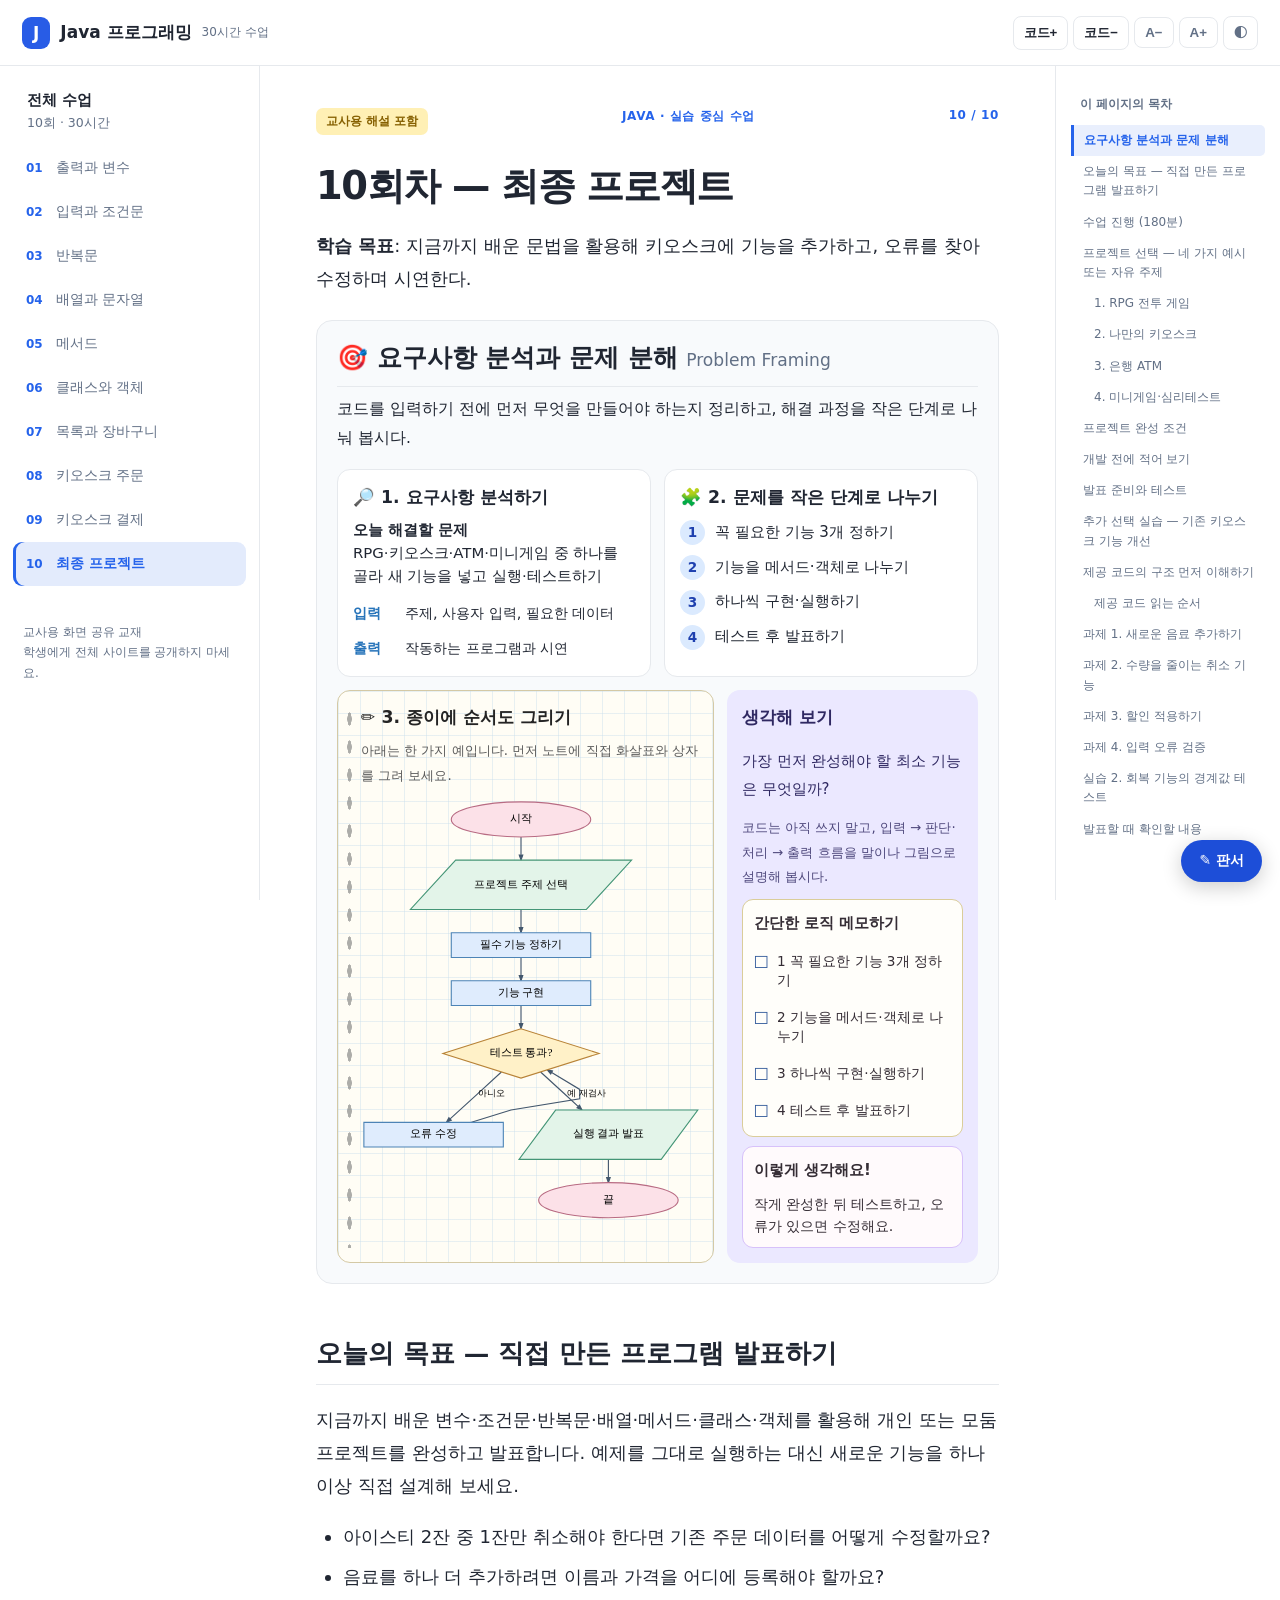
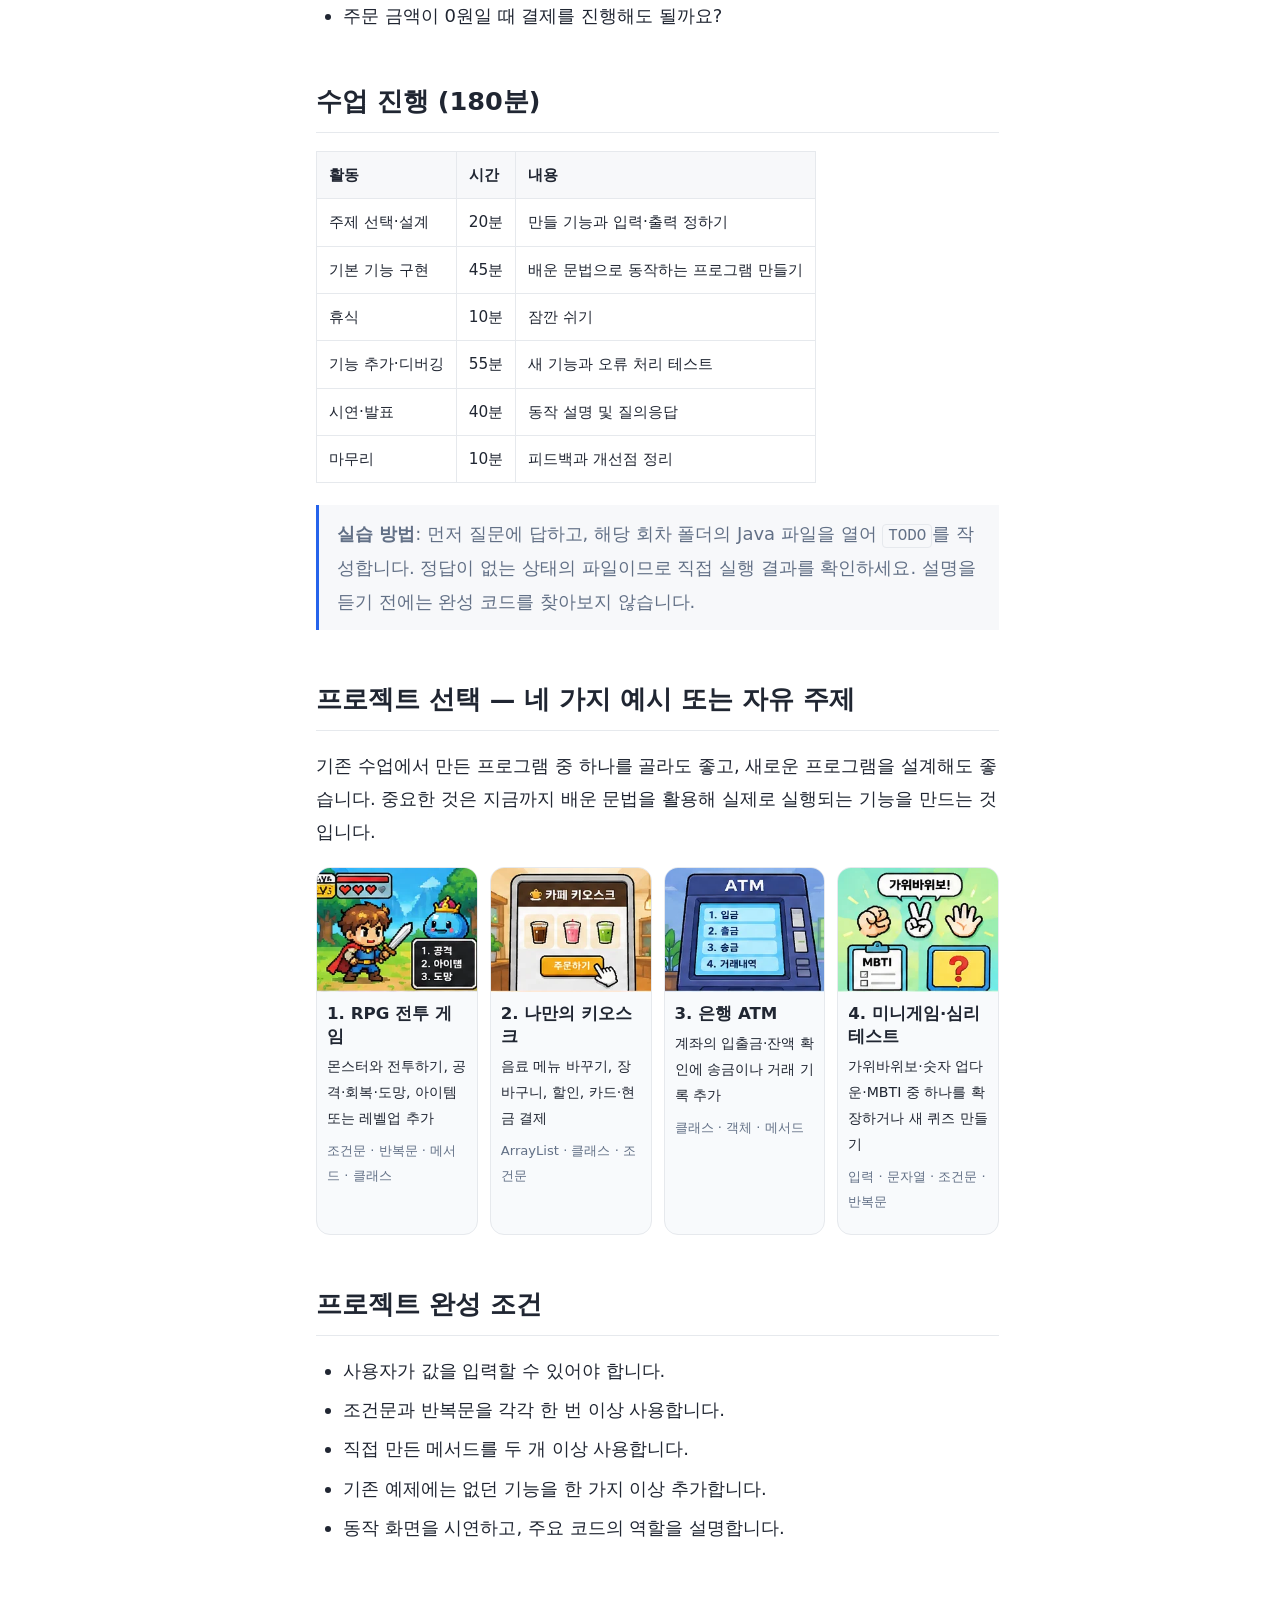
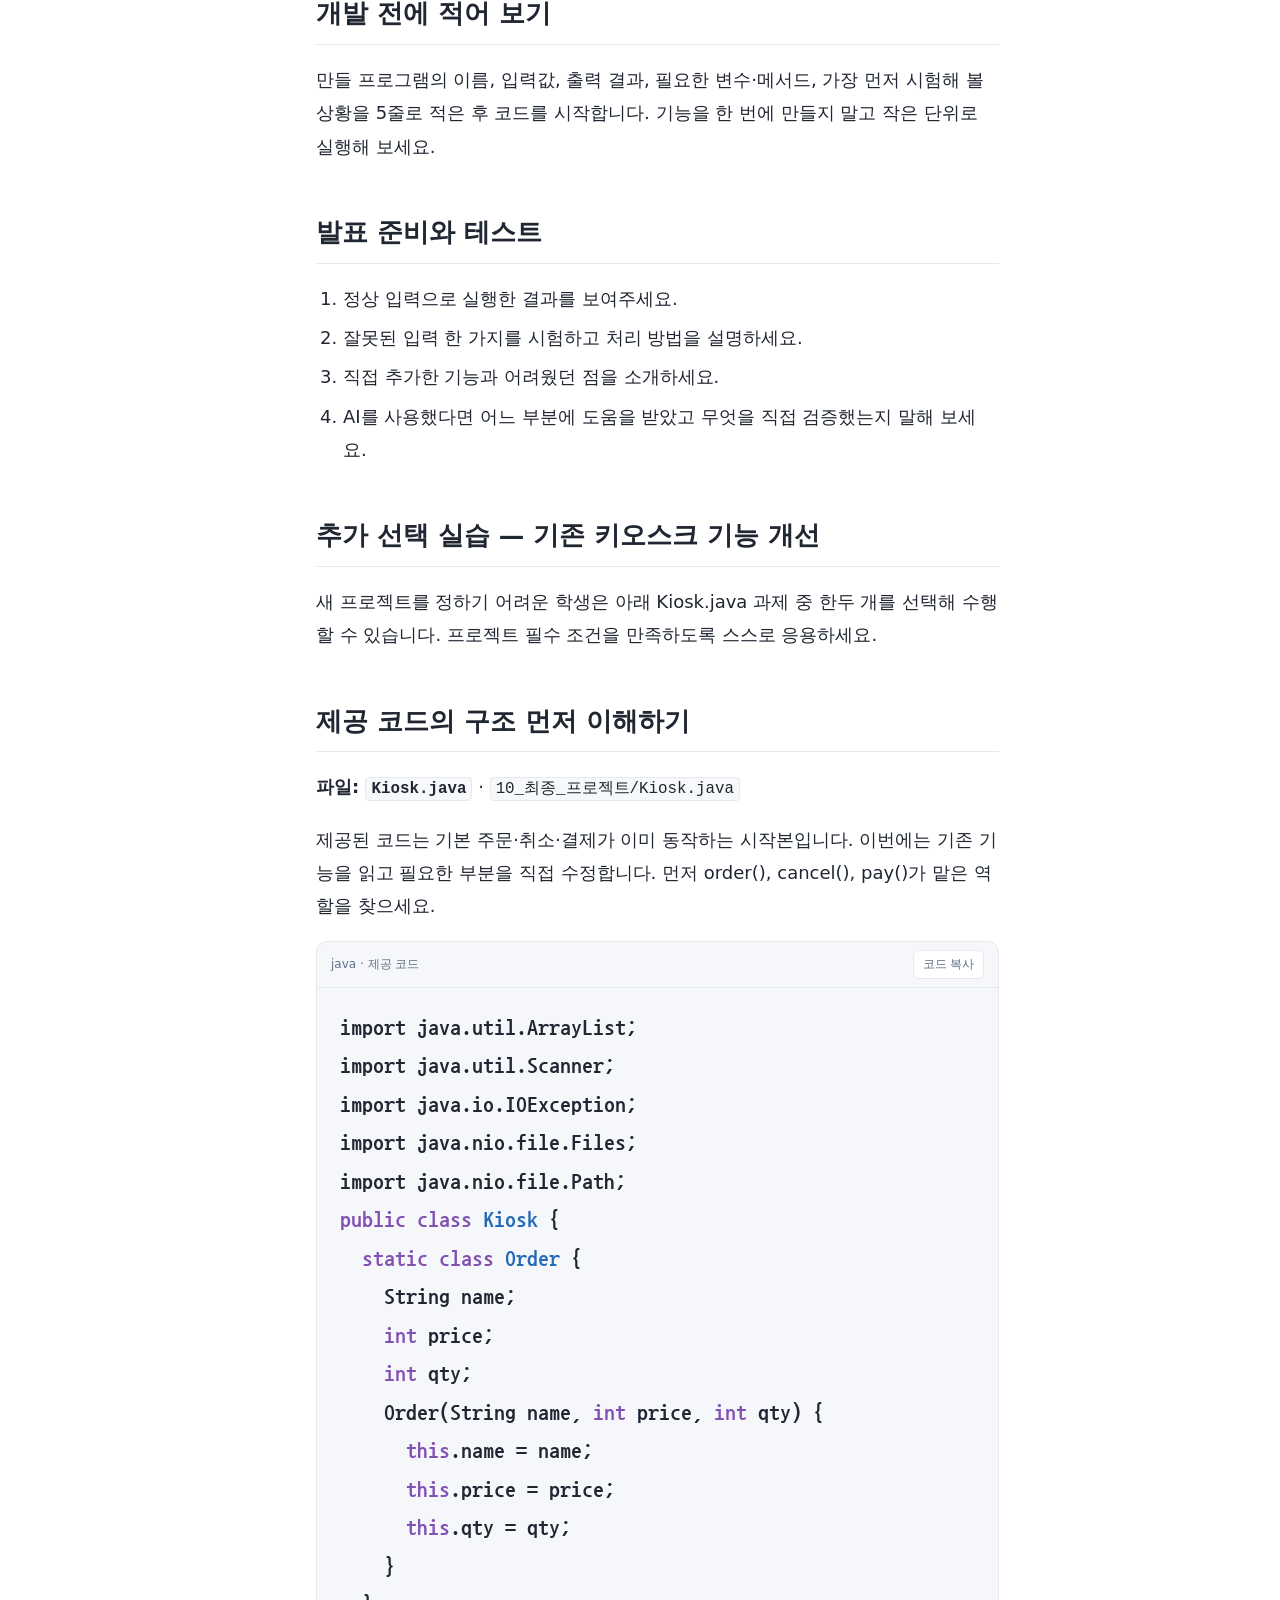
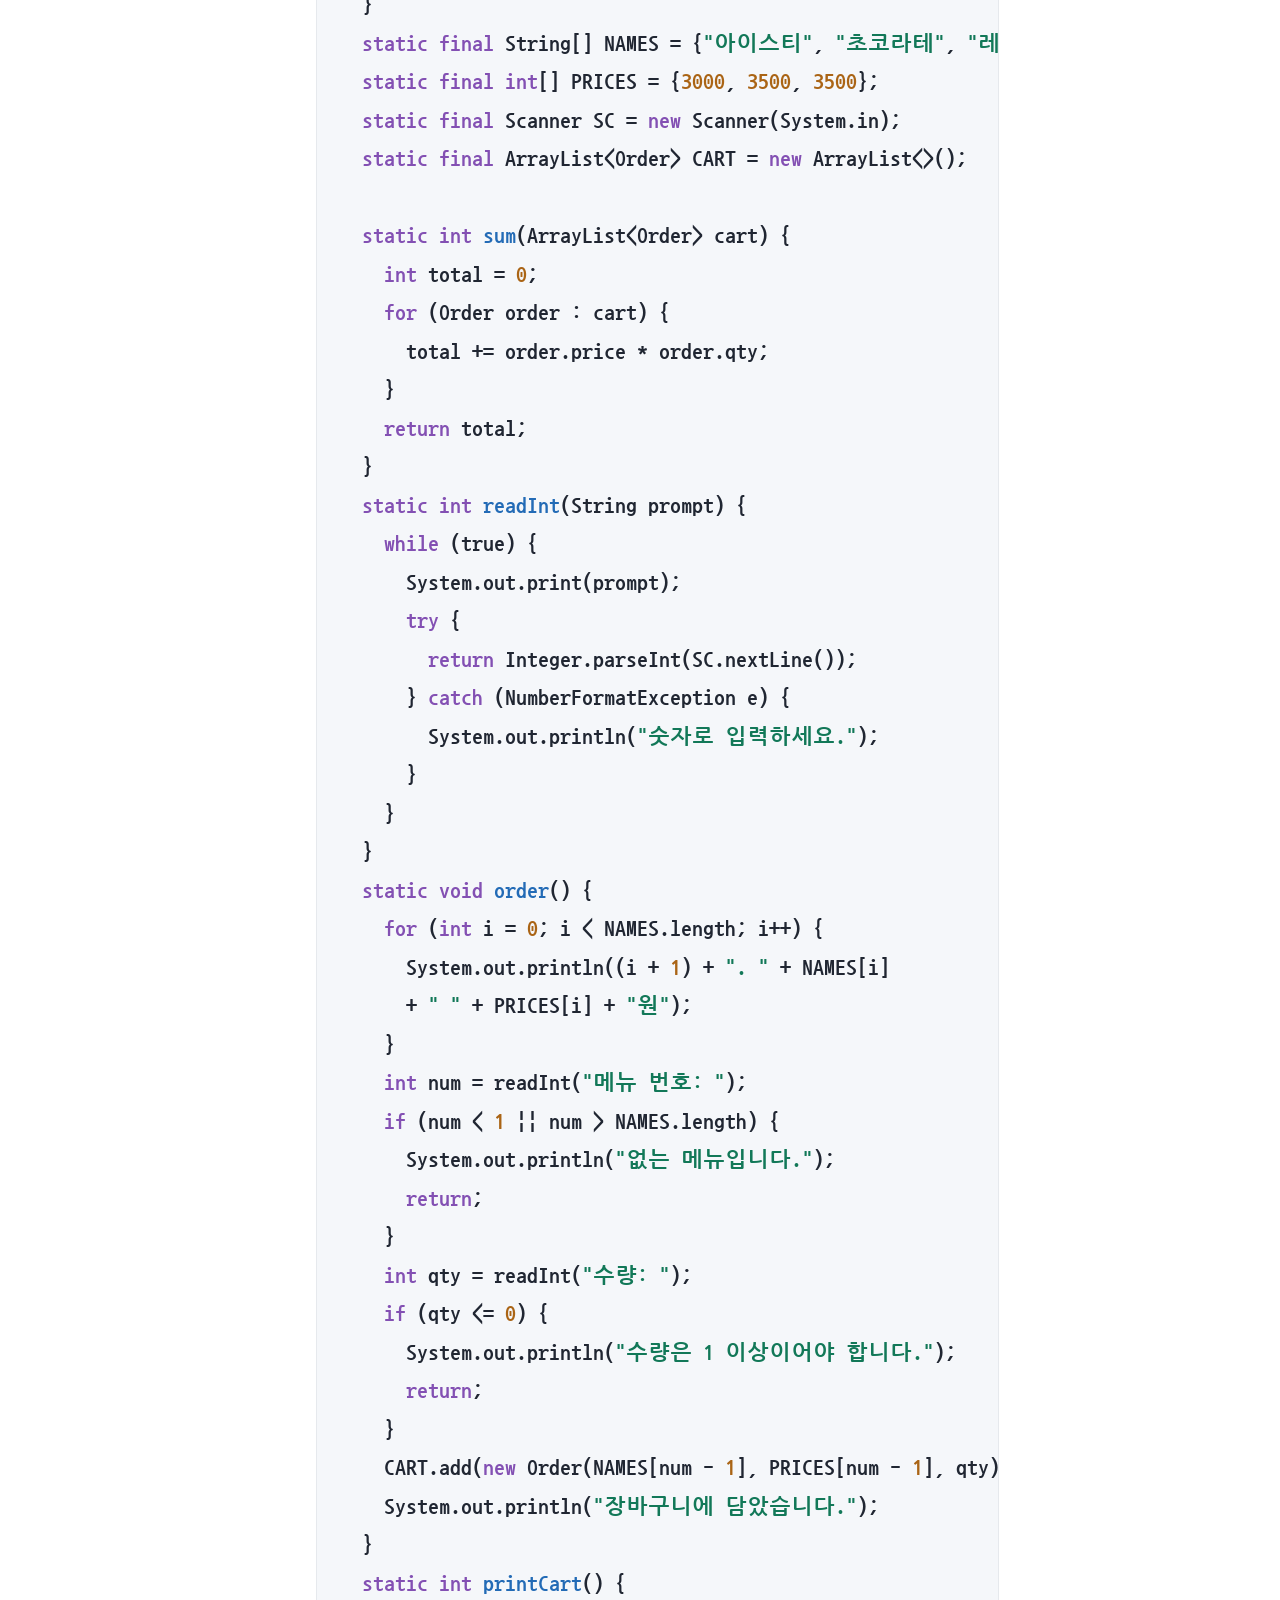
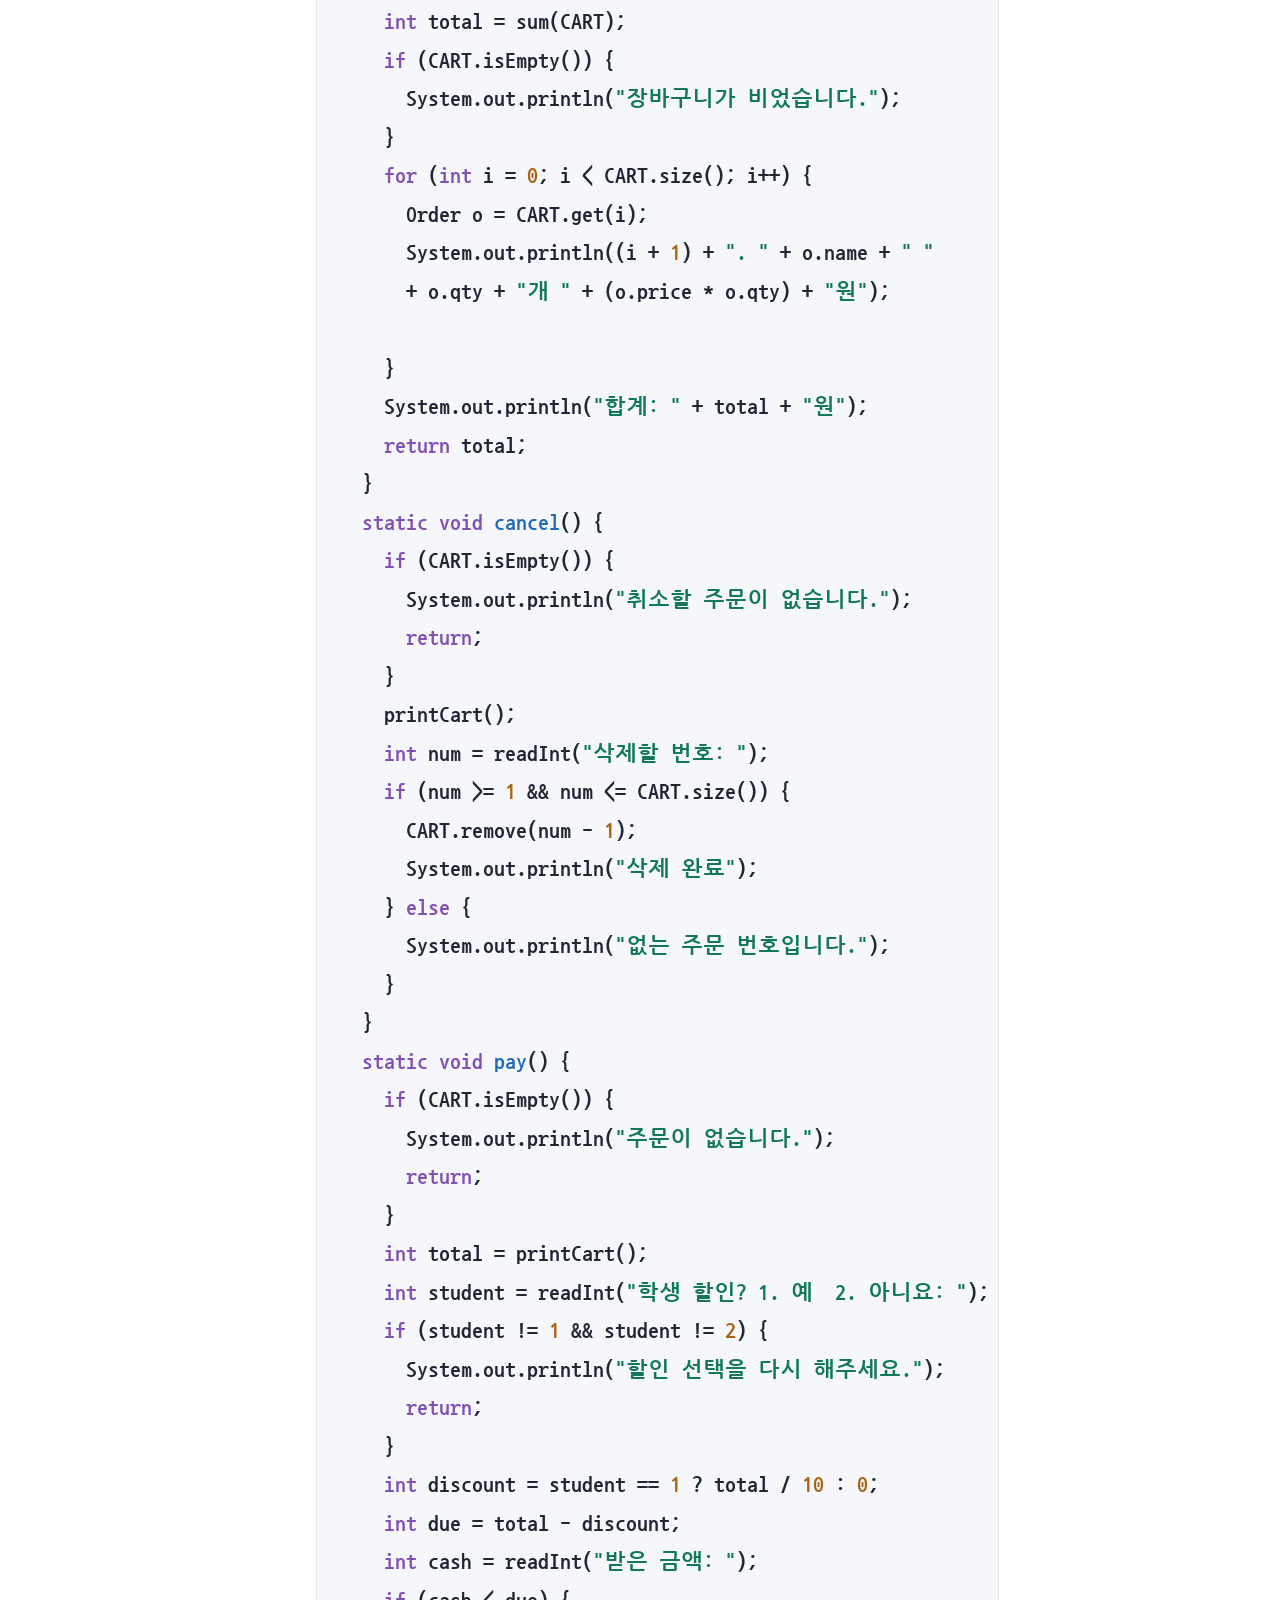
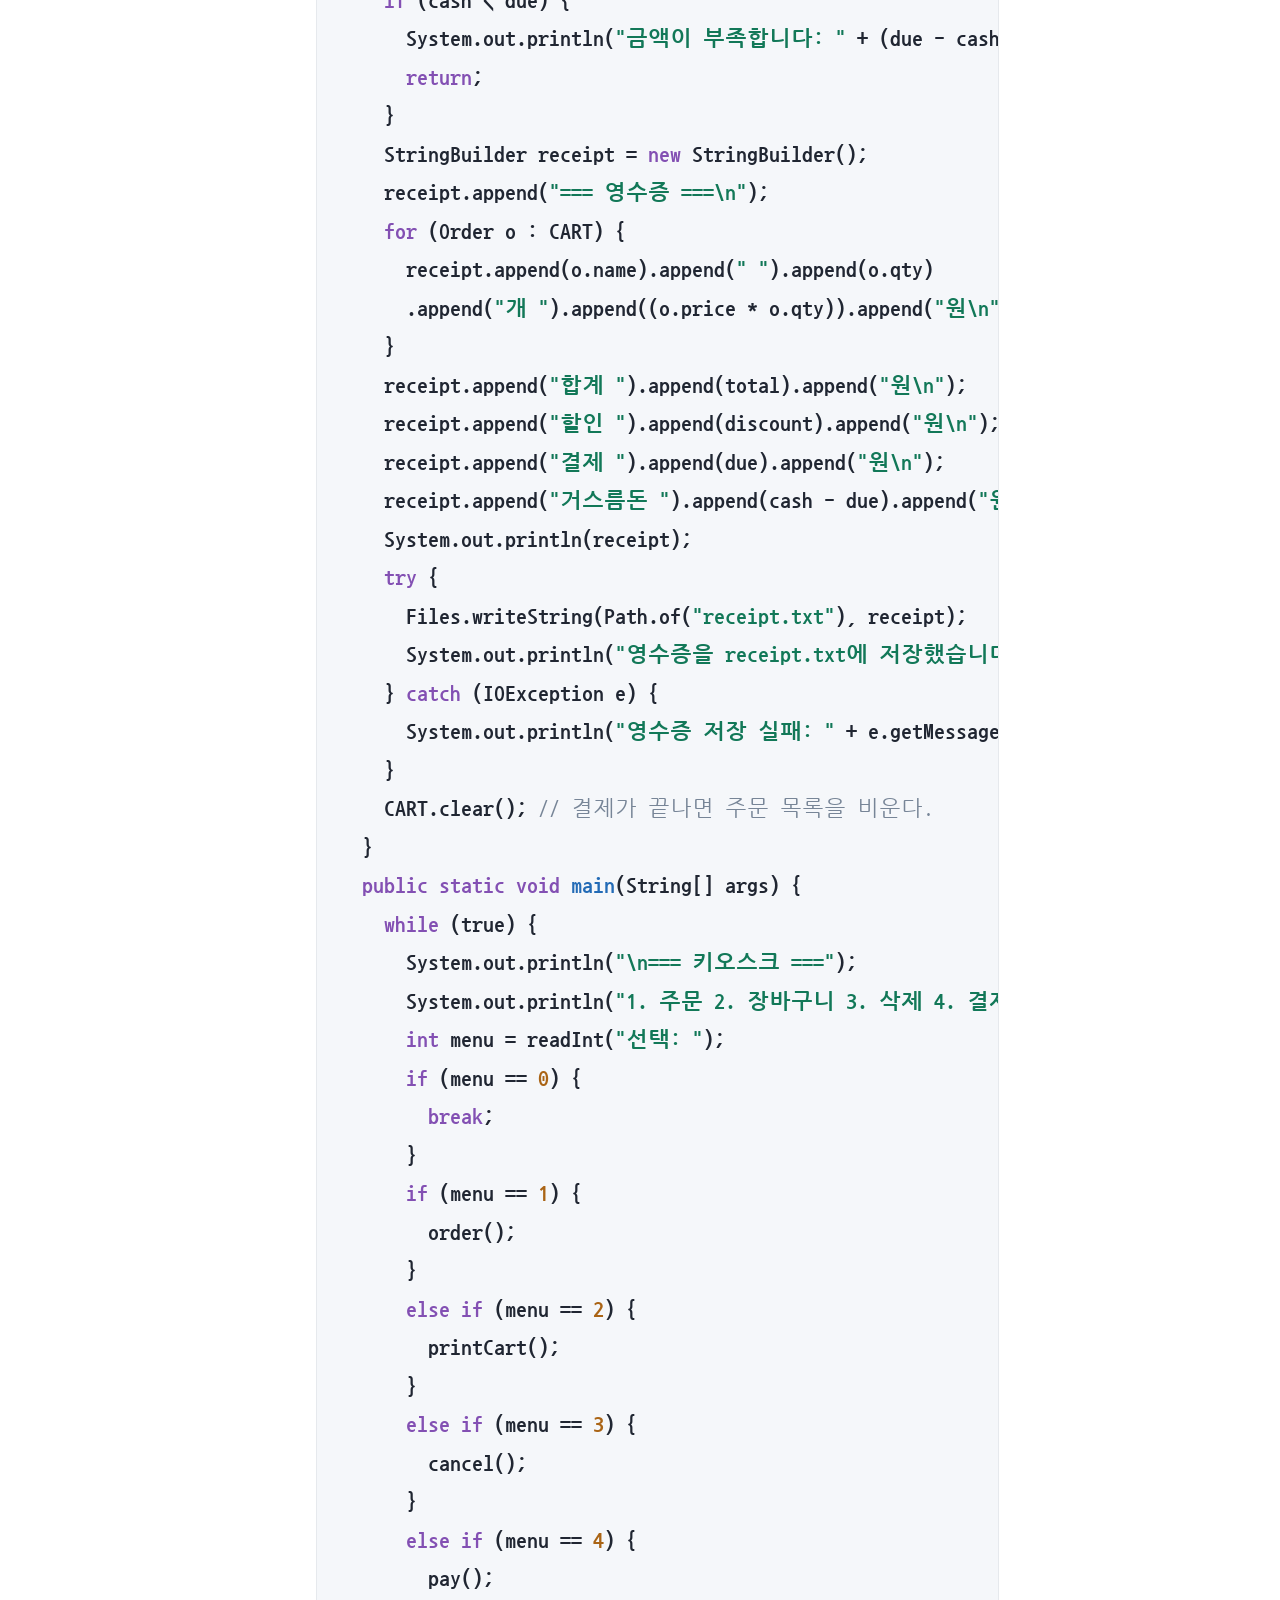
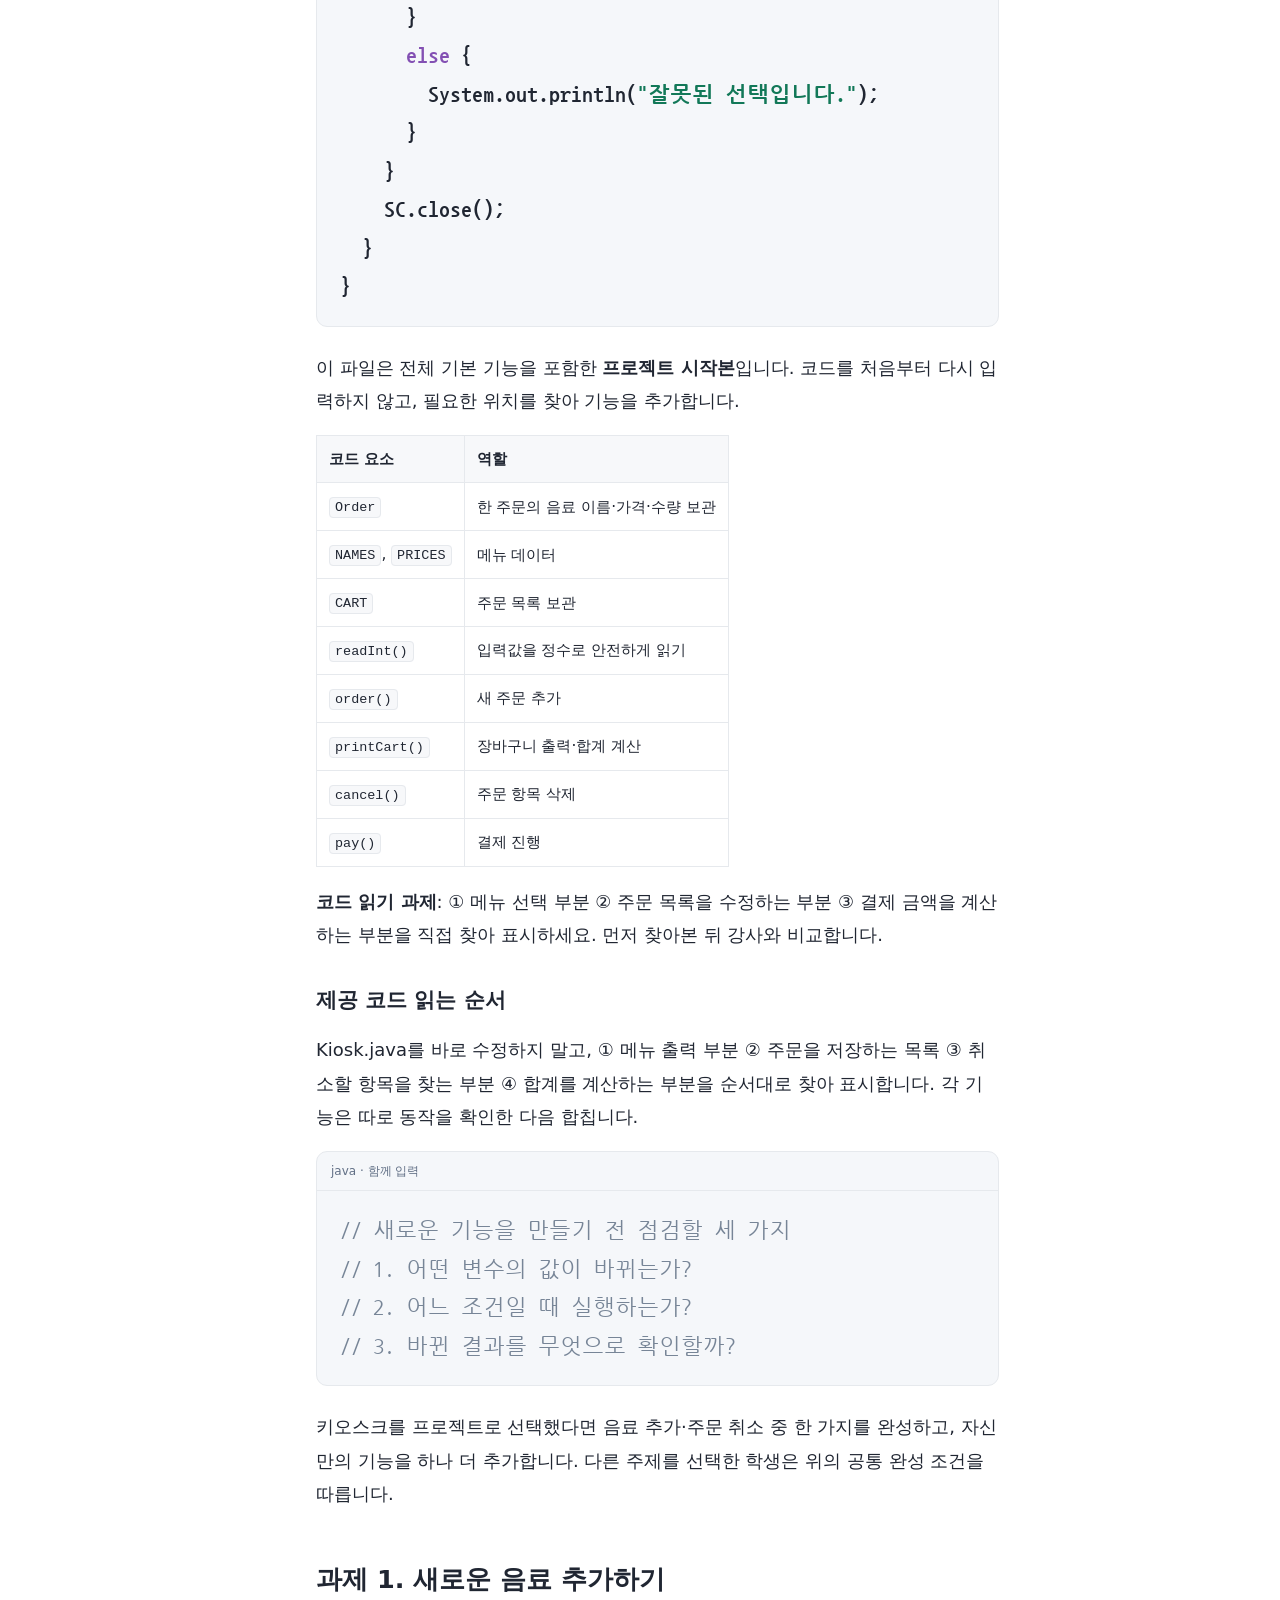
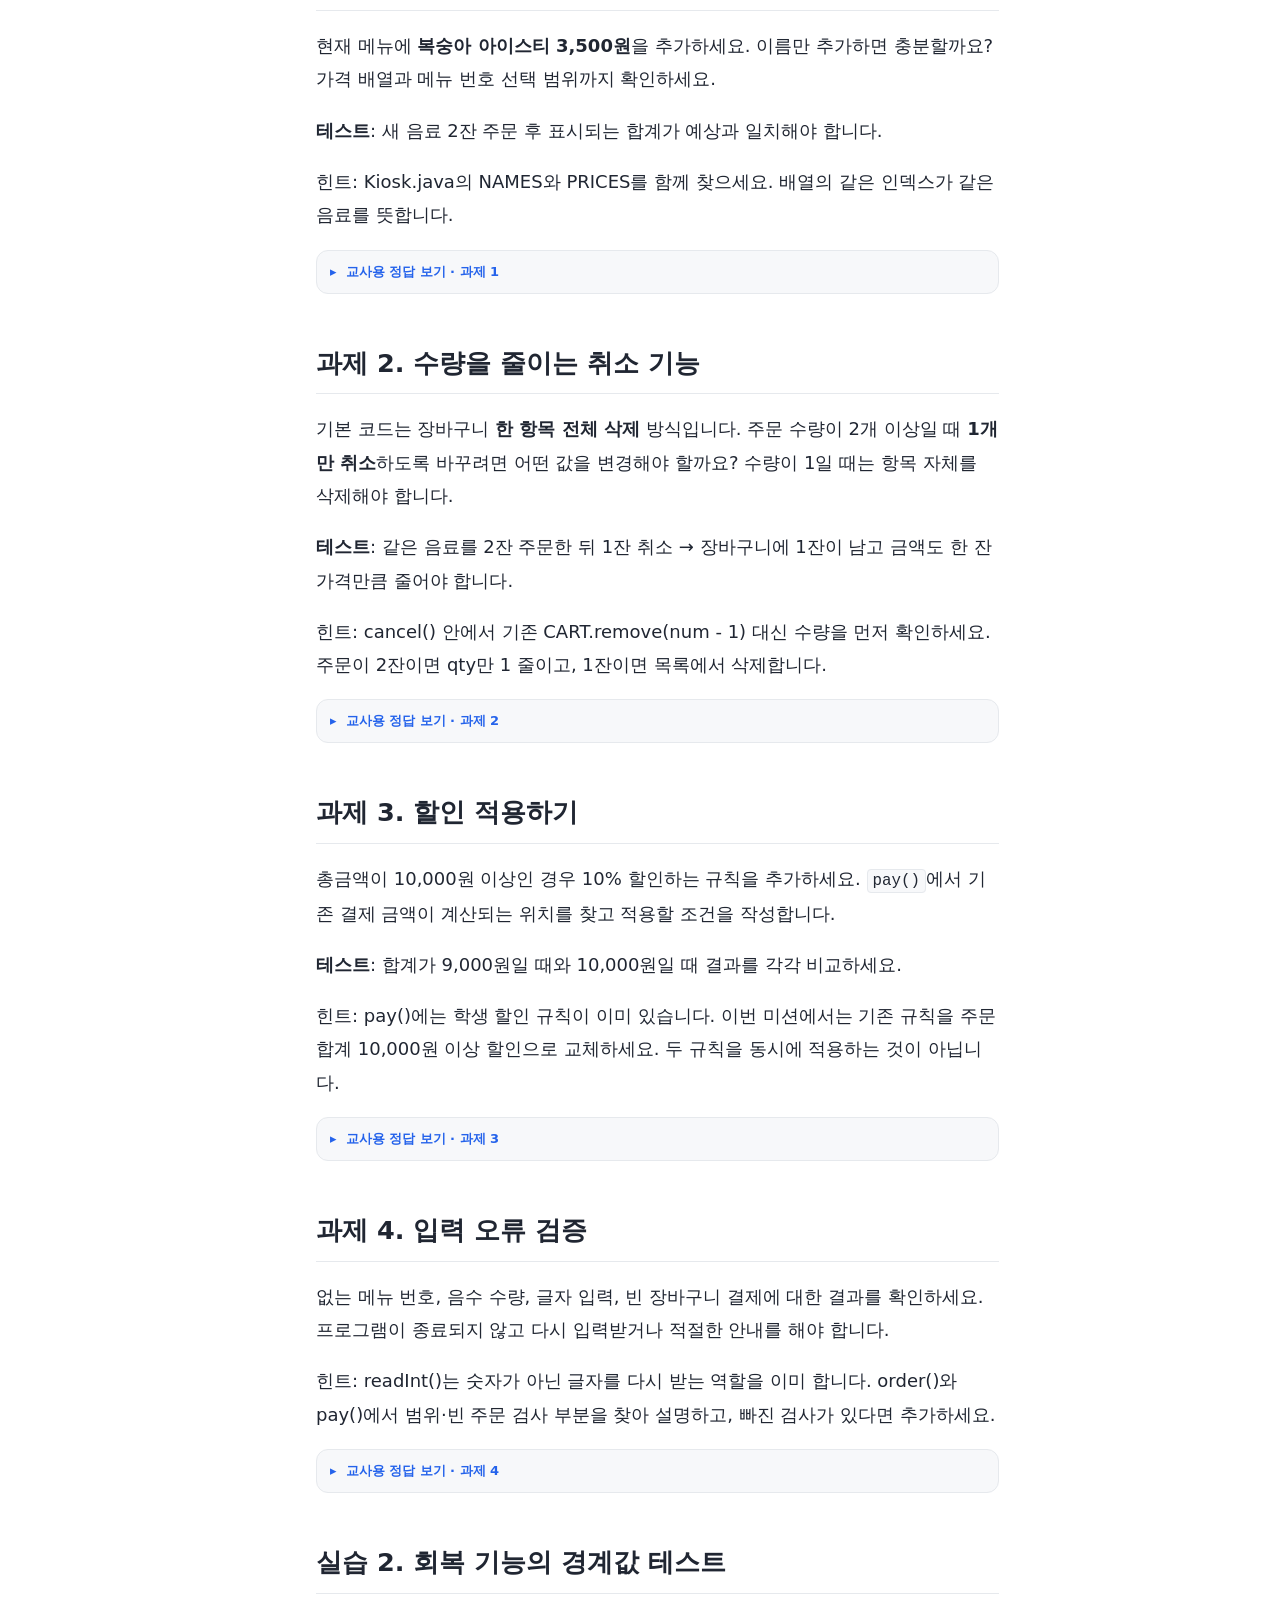
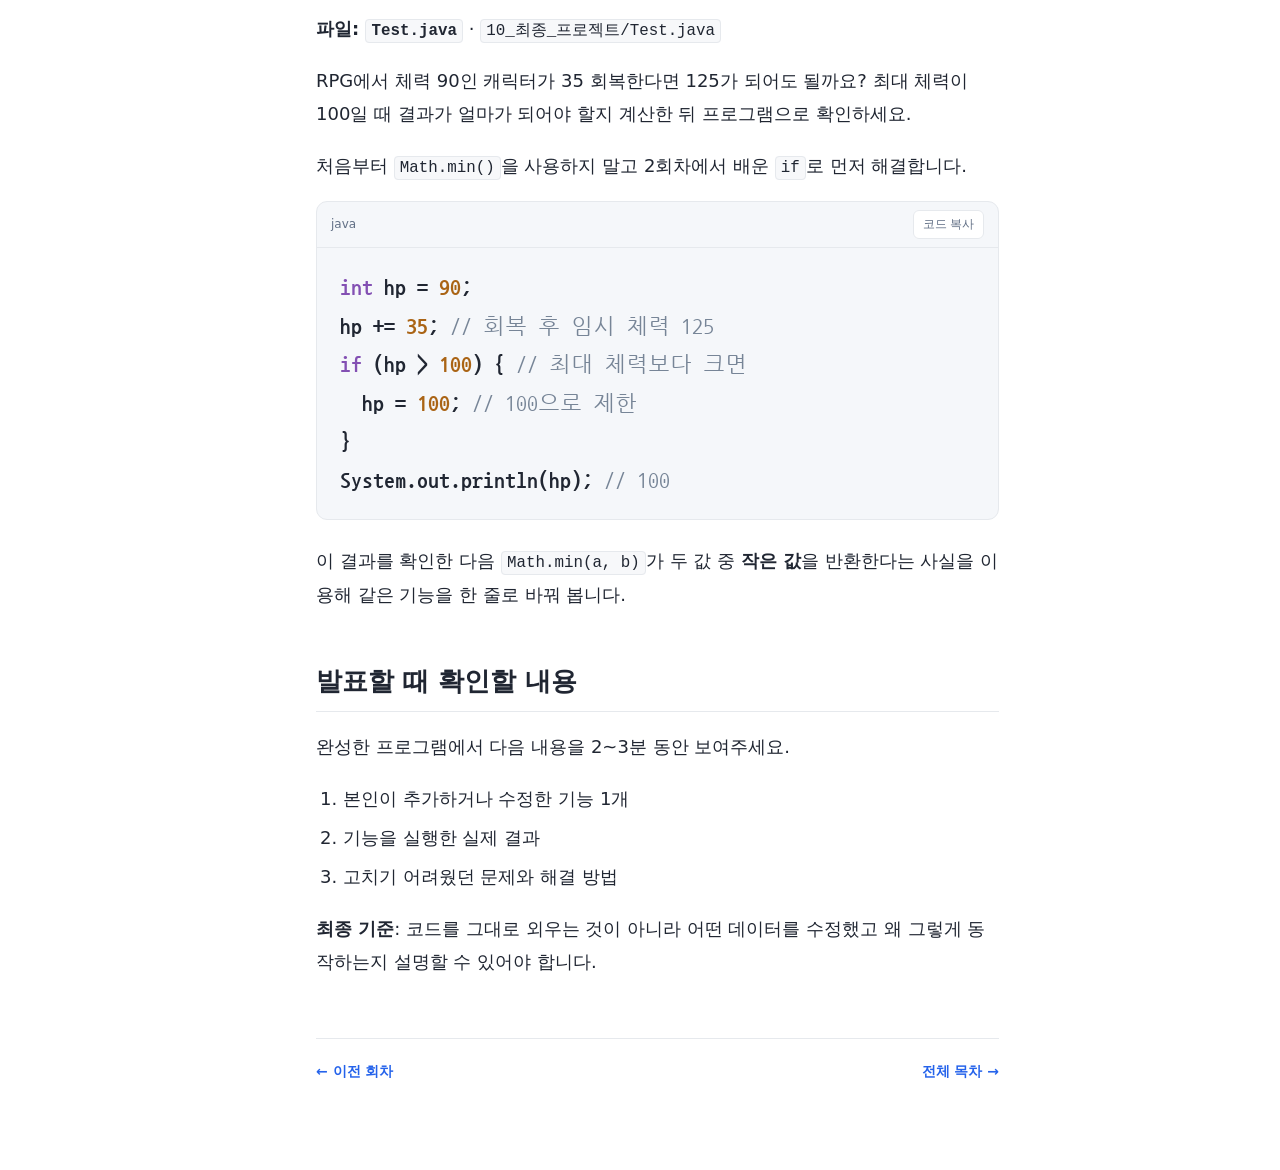
<file: lesson10.html>
<!DOCTYPE html>

<html lang="ko"><head><meta charset="utf-8"/><meta content="width=device-width,initial-scale=1" name="viewport"/><meta content="noindex,nofollow" name="robots"/><title>10회차 · 최종 프로젝트 | Java 수업</title><link href="assets/style.css" rel="stylesheet"/></head><body>
<header class="topbar"><button aria-label="목차 열기" class="menu-toggle">☰</button><a class="brand" href="index.html"><span class="brand-mark">J</span> Java 프로그래밍 <small>30시간 수업</small></a><div class="top-actions"><button aria-label="글자 축소" id="font-minus">A−</button><button aria-label="글자 확대" id="font-plus">A+</button><button aria-label="다크 모드 전환" id="theme">◐</button></div></header>
<div class="layout"><aside class="sidebar"><div class="sidebar-title">전체 수업 <small>10회 · 30시간</small></div><a class="chapter" href="lesson01.html"><b>01</b><span>출력과 변수</span></a><a class="chapter" href="lesson02.html"><b>02</b><span>입력과 조건문</span></a><a class="chapter" href="lesson03.html"><b>03</b><span>반복문</span></a><a class="chapter" href="lesson04.html"><b>04</b><span>배열과 문자열</span></a><a class="chapter" href="lesson05.html"><b>05</b><span>메서드</span></a><a class="chapter" href="lesson06.html"><b>06</b><span>클래스와 객체</span></a><a class="chapter" href="lesson07.html"><b>07</b><span>목록과 장바구니</span></a><a class="chapter" href="lesson08.html"><b>08</b><span>키오스크 주문</span></a><a class="chapter" href="lesson09.html"><b>09</b><span>키오스크 결제</span></a><a aria-current="page" class="chapter active" href="lesson10.html"><b>10</b><span>최종 프로젝트</span></a><div class="sidebar-foot">교사용 화면 공유 교재<br/>학생에게 전체 사이트를 공개하지 마세요.</div></aside>
<main class="main"><div class="top-meta"><strong class="teacher-mode-badge">교사용 해설 포함</strong>JAVA · 실습 중심 수업 <span>10 / 10</span></div><article class="article gb-body"><h1 id="10회차-최종-프로젝트">10회차 — 최종 프로젝트</h1>
<p><strong>학습 목표</strong>: 지금까지 배운 문법을 활용해 키오스크에 기능을 추가하고, 오류를 찾아 수정하며 시연한다.</p><section aria-labelledby="pf-title-10" class="pf-section">
<h2 class="pf-title" id="요구사항-분석과-문제-분해">🎯 요구사항 분석과 문제 분해 <small>Problem Framing</small></h2>
<p class="pf-lead">코드를 입력하기 전에 먼저 무엇을 만들어야 하는지 정리하고, 해결 과정을 작은 단계로 나눠 봅시다.</p>
<div class="pf-cards"><div class="pf-card"><h3>🔎 1. 요구사항 분석하기</h3><p><strong>오늘 해결할 문제</strong><br/>RPG·키오스크·ATM·미니게임 중 하나를 골라 새 기능을 넣고 실행·테스트하기</p><dl><div><dt>입력</dt><dd>주제, 사용자 입력, 필요한 데이터</dd></div><div><dt>출력</dt><dd>작동하는 프로그램과 시연</dd></div></dl></div>
<div class="pf-card"><h3>🧩 2. 문제를 작은 단계로 나누기</h3><ol class="pf-steps"><li><span class="pf-num">1</span><span>꼭 필요한 기능 3개 정하기</span></li><li><span class="pf-num">2</span><span>기능을 메서드·객체로 나누기</span></li><li><span class="pf-num">3</span><span>하나씩 구현·실행하기</span></li><li><span class="pf-num">4</span><span>테스트 후 발표하기</span></li></ol></div></div>
<div class="pf-paper-area"><div class="pf-paper"><h3>✏️ 3. 종이에 순서도 그리기</h3><p class="pf-paper-note">아래는 한 가지 예입니다. 먼저 노트에 직접 화살표와 상자를 그려 보세요.</p><div class="pf-flow"><a class="pf-flow-zoom" href="assets/flowchart-10.svg" rel="noopener" target="_blank" title="순서도 크게 보기"><img alt="10회차 문제 해결 순서도" class="pf-flow-illustration" loading="lazy" src="assets/flowchart-10.svg"/></a></div></div>
<div class="pf-think"><h3>생각해 보기</h3><p>가장 먼저 완성해야 할 최소 기능은 무엇일까?</p><p class="pf-note">코드는 아직 쓰지 말고, 입력 → 판단·처리 → 출력 흐름을 말이나 그림으로 설명해 봅시다.</p><div class="pf-memo"><h4>간단한 로직 메모하기</h4><ul class="pf-checklist"><li>1 꼭 필요한 기능 3개 정하기</li><li>2 기능을 메서드·객체로 나누기</li><li>3 하나씩 구현·실행하기</li><li>4 테스트 후 발표하기</li></ul></div><div class="pf-tip"><h4>이렇게 생각해요!</h4><p>작게 완성한 뒤 테스트하고, 오류가 있으면 수정해요.</p></div></div></div>
</section>
<h2 id="오늘-해결할-문제">오늘의 목표 — 직접 만든 프로그램 발표하기</h2>
<p>지금까지 배운 변수·조건문·반복문·배열·메서드·클래스·객체를 활용해 개인 또는 모둠 프로젝트를 완성하고 발표합니다. 예제를 그대로 실행하는 대신 새로운 기능을 하나 이상 직접 설계해 보세요.</p>
<ul>
<li>아이스티 2잔 중 1잔만 취소해야 한다면 기존 주문 데이터를 어떻게 수정할까요?</li>
<li>음료를 하나 더 추가하려면 이름과 가격을 어디에 등록해야 할까요?</li>
<li>주문 금액이 0원일 때 결제를 진행해도 될까요?</li>
</ul>
<h2 id="수업-진행-180분">수업 진행 (180분)</h2>
<table><thead><tr><th>활동</th><th>시간</th><th>내용</th></tr></thead><tbody><tr><td>주제 선택·설계</td><td>20분</td><td>만들 기능과 입력·출력 정하기</td></tr><tr><td>기본 기능 구현</td><td>45분</td><td>배운 문법으로 동작하는 프로그램 만들기</td></tr><tr><td>휴식</td><td>10분</td><td>잠깐 쉬기</td></tr><tr><td>기능 추가·디버깅</td><td>55분</td><td>새 기능과 오류 처리 테스트</td></tr><tr><td>시연·발표</td><td>40분</td><td>동작 설명 및 질의응답</td></tr><tr><td>마무리</td><td>10분</td><td>피드백과 개선점 정리</td></tr></tbody></table>
<blockquote>
<p><strong>실습 방법</strong>: 먼저 질문에 답하고, 해당 회차 폴더의 Java 파일을 열어 <code>TODO</code>를 작성합니다. 정답이 없는 상태의 파일이므로 직접 실행 결과를 확인하세요. 설명을 듣기 전에는 완성 코드를 찾아보지 않습니다.</p>
</blockquote>
<h2 id="프로젝트-선택-네-가지-예시-또는-자유-주제">프로젝트 선택 — 네 가지 예시 또는 자유 주제</h2><p>기존 수업에서 만든 프로그램 중 하나를 골라도 좋고, 새로운 프로그램을 설계해도 좋습니다. 중요한 것은 지금까지 배운 문법을 활용해 실제로 실행되는 기능을 만드는 것입니다.</p><div class="project-choice-grid"><div class="project-choice-card"><img alt="RPG 전투 게임 이미지" loading="lazy" src="assets/project-1.webp"/><h3 id="1-rpg-전투-게임">1. RPG 전투 게임</h3><p>몬스터와 전투하기, 공격·회복·도망, 아이템 또는 레벨업 추가</p><p class="project-skills">조건문 · 반복문 · 메서드 · 클래스</p></div><div class="project-choice-card"><img alt="나만의 키오스크 이미지" loading="lazy" src="assets/project-2.webp"/><h3 id="2-나만의-키오스크">2. 나만의 키오스크</h3><p>음료 메뉴 바꾸기, 장바구니, 할인, 카드·현금 결제</p><p class="project-skills">ArrayList · 클래스 · 조건문</p></div><div class="project-choice-card"><img alt="은행 ATM 이미지" loading="lazy" src="assets/project-3.webp"/><h3 id="3-은행-atm">3. 은행 ATM</h3><p>계좌의 입출금·잔액 확인에 송금이나 거래 기록 추가</p><p class="project-skills">클래스 · 객체 · 메서드</p></div><div class="project-choice-card"><img alt="미니게임·심리테스트 이미지" loading="lazy" src="assets/project-4.webp"/><h3 id="4-미니게임-심리테스트">4. 미니게임·심리테스트</h3><p>가위바위보·숫자 업다운·MBTI 중 하나를 확장하거나 새 퀴즈 만들기</p><p class="project-skills">입력 · 문자열 · 조건문 · 반복문</p></div></div><h2 id="프로젝트-완성-조건">프로젝트 완성 조건</h2><ul><li>사용자가 값을 입력할 수 있어야 합니다.</li><li>조건문과 반복문을 각각 한 번 이상 사용합니다.</li><li>직접 만든 메서드를 두 개 이상 사용합니다.</li><li>기존 예제에는 없던 기능을 한 가지 이상 추가합니다.</li><li>동작 화면을 시연하고, 주요 코드의 역할을 설명합니다.</li></ul><h2 id="개발-전에-적어-보기">개발 전에 적어 보기</h2><p>만들 프로그램의 이름, 입력값, 출력 결과, 필요한 변수·메서드, 가장 먼저 시험해 볼 상황을 5줄로 적은 후 코드를 시작합니다. 기능을 한 번에 만들지 말고 작은 단위로 실행해 보세요.</p><h2 id="발표-준비와-테스트">발표 준비와 테스트</h2><ol><li>정상 입력으로 실행한 결과를 보여주세요.</li><li>잘못된 입력 한 가지를 시험하고 처리 방법을 설명하세요.</li><li>직접 추가한 기능과 어려웠던 점을 소개하세요.</li><li>AI를 사용했다면 어느 부분에 도움을 받았고 무엇을 직접 검증했는지 말해 보세요.</li></ol><h2 id="추가-선택-실습-기존-키오스크-기능-개선">추가 선택 실습 — 기존 키오스크 기능 개선</h2><p>새 프로젝트를 정하기 어려운 학생은 아래 Kiosk.java 과제 중 한두 개를 선택해 수행할 수 있습니다. 프로젝트 필수 조건을 만족하도록 스스로 응용하세요.</p><h2 id="제공-코드의-구조-먼저-이해하기">제공 코드의 구조 먼저 이해하기</h2>
<p><strong>파일: <code>Kiosk.java</code></strong> · <code>10_최종_프로젝트/Kiosk.java</code></p><p>제공된 코드는 기본 주문·취소·결제가 이미 동작하는 시작본입니다. 이번에는 기존 기능을 읽고 필요한 부분을 직접 수정합니다. 먼저 order(), cancel(), pay()가 맡은 역할을 찾으세요.</p><div class="codebox"><div class="code-head"><span>java · 제공 코드</span><button class="copy" type="button">코드 복사</button></div><pre><code class="highlight" data-replace-id="13"><span class="kn">import</span><span class="w"> </span><span class="nn">java.util.ArrayList</span><span class="p">;</span>
<span class="kn">import</span><span class="w"> </span><span class="nn">java.util.Scanner</span><span class="p">;</span>
<span class="kn">import</span><span class="w"> </span><span class="nn">java.io.IOException</span><span class="p">;</span>
<span class="kn">import</span><span class="w"> </span><span class="nn">java.nio.file.Files</span><span class="p">;</span>
<span class="kn">import</span><span class="w"> </span><span class="nn">java.nio.file.Path</span><span class="p">;</span>
<span class="kd">public</span><span class="w"> </span><span class="kd">class</span> <span class="nc">Kiosk</span><span class="w"> </span><span class="p">{</span>
<span class="w">  </span><span class="kd">static</span><span class="w"> </span><span class="kd">class</span> <span class="nc">Order</span><span class="w"> </span><span class="p">{</span>
<span class="w">    </span><span class="n">String</span><span class="w"> </span><span class="n">name</span><span class="p">;</span>
<span class="w">    </span><span class="kt">int</span><span class="w"> </span><span class="n">price</span><span class="p">;</span>
<span class="w">    </span><span class="kt">int</span><span class="w"> </span><span class="n">qty</span><span class="p">;</span>
<span class="w">    </span><span class="n">Order</span><span class="p">(</span><span class="n">String</span><span class="w"> </span><span class="n">name</span><span class="p">,</span><span class="w"> </span><span class="kt">int</span><span class="w"> </span><span class="n">price</span><span class="p">,</span><span class="w"> </span><span class="kt">int</span><span class="w"> </span><span class="n">qty</span><span class="p">)</span><span class="w"> </span><span class="p">{</span>
<span class="w">      </span><span class="k">this</span><span class="p">.</span><span class="na">name</span><span class="w"> </span><span class="o">=</span><span class="w"> </span><span class="n">name</span><span class="p">;</span>
<span class="w">      </span><span class="k">this</span><span class="p">.</span><span class="na">price</span><span class="w"> </span><span class="o">=</span><span class="w"> </span><span class="n">price</span><span class="p">;</span>
<span class="w">      </span><span class="k">this</span><span class="p">.</span><span class="na">qty</span><span class="w"> </span><span class="o">=</span><span class="w"> </span><span class="n">qty</span><span class="p">;</span>
<span class="w">    </span><span class="p">}</span>
<span class="w">  </span><span class="p">}</span>
<span class="w">  </span><span class="kd">static</span><span class="w"> </span><span class="kd">final</span><span class="w"> </span><span class="n">String</span><span class="o">[]</span><span class="w"> </span><span class="n">NAMES</span><span class="w"> </span><span class="o">=</span><span class="w"> </span><span class="p">{</span><span class="s">"아이스티"</span><span class="p">,</span><span class="w"> </span><span class="s">"초코라테"</span><span class="p">,</span><span class="w"> </span><span class="s">"레몬에이드"</span><span class="p">};</span>
<span class="w">  </span><span class="kd">static</span><span class="w"> </span><span class="kd">final</span><span class="w"> </span><span class="kt">int</span><span class="o">[]</span><span class="w"> </span><span class="n">PRICES</span><span class="w"> </span><span class="o">=</span><span class="w"> </span><span class="p">{</span><span class="mi">3000</span><span class="p">,</span><span class="w"> </span><span class="mi">3500</span><span class="p">,</span><span class="w"> </span><span class="mi">3500</span><span class="p">};</span>
<span class="w">  </span><span class="kd">static</span><span class="w"> </span><span class="kd">final</span><span class="w"> </span><span class="n">Scanner</span><span class="w"> </span><span class="n">SC</span><span class="w"> </span><span class="o">=</span><span class="w"> </span><span class="k">new</span><span class="w"> </span><span class="n">Scanner</span><span class="p">(</span><span class="n">System</span><span class="p">.</span><span class="na">in</span><span class="p">);</span>
<span class="w">  </span><span class="kd">static</span><span class="w"> </span><span class="kd">final</span><span class="w"> </span><span class="n">ArrayList</span><span class="o">&lt;</span><span class="n">Order</span><span class="o">&gt;</span><span class="w"> </span><span class="n">CART</span><span class="w"> </span><span class="o">=</span><span class="w"> </span><span class="k">new</span><span class="w"> </span><span class="n">ArrayList</span><span class="o">&lt;&gt;</span><span class="p">();</span>

<span class="w">  </span><span class="kd">static</span><span class="w"> </span><span class="kt">int</span><span class="w"> </span><span class="nf">sum</span><span class="p">(</span><span class="n">ArrayList</span><span class="o">&lt;</span><span class="n">Order</span><span class="o">&gt;</span><span class="w"> </span><span class="n">cart</span><span class="p">)</span><span class="w"> </span><span class="p">{</span>
<span class="w">    </span><span class="kt">int</span><span class="w"> </span><span class="n">total</span><span class="w"> </span><span class="o">=</span><span class="w"> </span><span class="mi">0</span><span class="p">;</span>
<span class="w">    </span><span class="k">for</span><span class="w"> </span><span class="p">(</span><span class="n">Order</span><span class="w"> </span><span class="n">order</span><span class="w"> </span><span class="p">:</span><span class="w"> </span><span class="n">cart</span><span class="p">)</span><span class="w"> </span><span class="p">{</span>
<span class="w">      </span><span class="n">total</span><span class="w"> </span><span class="o">+=</span><span class="w"> </span><span class="n">order</span><span class="p">.</span><span class="na">price</span><span class="w"> </span><span class="o">*</span><span class="w"> </span><span class="n">order</span><span class="p">.</span><span class="na">qty</span><span class="p">;</span>
<span class="w">    </span><span class="p">}</span>
<span class="w">    </span><span class="k">return</span><span class="w"> </span><span class="n">total</span><span class="p">;</span>
<span class="w">  </span><span class="p">}</span>
<span class="w">  </span><span class="kd">static</span><span class="w"> </span><span class="kt">int</span><span class="w"> </span><span class="nf">readInt</span><span class="p">(</span><span class="n">String</span><span class="w"> </span><span class="n">prompt</span><span class="p">)</span><span class="w"> </span><span class="p">{</span>
<span class="w">    </span><span class="k">while</span><span class="w"> </span><span class="p">(</span><span class="kc">true</span><span class="p">)</span><span class="w"> </span><span class="p">{</span>
<span class="w">      </span><span class="n">System</span><span class="p">.</span><span class="na">out</span><span class="p">.</span><span class="na">print</span><span class="p">(</span><span class="n">prompt</span><span class="p">);</span>
<span class="w">      </span><span class="k">try</span><span class="w"> </span><span class="p">{</span>
<span class="w">        </span><span class="k">return</span><span class="w"> </span><span class="n">Integer</span><span class="p">.</span><span class="na">parseInt</span><span class="p">(</span><span class="n">SC</span><span class="p">.</span><span class="na">nextLine</span><span class="p">());</span>
<span class="w">      </span><span class="p">}</span><span class="w"> </span><span class="k">catch</span><span class="w"> </span><span class="p">(</span><span class="n">NumberFormatException</span><span class="w"> </span><span class="n">e</span><span class="p">)</span><span class="w"> </span><span class="p">{</span>
<span class="w">        </span><span class="n">System</span><span class="p">.</span><span class="na">out</span><span class="p">.</span><span class="na">println</span><span class="p">(</span><span class="s">"숫자로 입력하세요."</span><span class="p">);</span>
<span class="w">      </span><span class="p">}</span>
<span class="w">    </span><span class="p">}</span>
<span class="w">  </span><span class="p">}</span>
<span class="w">  </span><span class="kd">static</span><span class="w"> </span><span class="kt">void</span><span class="w"> </span><span class="nf">order</span><span class="p">()</span><span class="w"> </span><span class="p">{</span>
<span class="w">    </span><span class="k">for</span><span class="w"> </span><span class="p">(</span><span class="kt">int</span><span class="w"> </span><span class="n">i</span><span class="w"> </span><span class="o">=</span><span class="w"> </span><span class="mi">0</span><span class="p">;</span><span class="w"> </span><span class="n">i</span><span class="w"> </span><span class="o">&lt;</span><span class="w"> </span><span class="n">NAMES</span><span class="p">.</span><span class="na">length</span><span class="p">;</span><span class="w"> </span><span class="n">i</span><span class="o">++</span><span class="p">)</span><span class="w"> </span><span class="p">{</span>
<span class="w">      </span><span class="n">System</span><span class="p">.</span><span class="na">out</span><span class="p">.</span><span class="na">println</span><span class="p">((</span><span class="n">i</span><span class="w"> </span><span class="o">+</span><span class="w"> </span><span class="mi">1</span><span class="p">)</span><span class="w"> </span><span class="o">+</span><span class="w"> </span><span class="s">". "</span><span class="w"> </span><span class="o">+</span><span class="w"> </span><span class="n">NAMES</span><span class="o">[</span><span class="n">i</span><span class="o">]</span>
<span class="w">      </span><span class="o">+</span><span class="w"> </span><span class="s">" "</span><span class="w"> </span><span class="o">+</span><span class="w"> </span><span class="n">PRICES</span><span class="o">[</span><span class="n">i</span><span class="o">]</span><span class="w"> </span><span class="o">+</span><span class="w"> </span><span class="s">"원"</span><span class="p">);</span>
<span class="w">    </span><span class="p">}</span>
<span class="w">    </span><span class="kt">int</span><span class="w"> </span><span class="n">num</span><span class="w"> </span><span class="o">=</span><span class="w"> </span><span class="n">readInt</span><span class="p">(</span><span class="s">"메뉴 번호: "</span><span class="p">);</span>
<span class="w">    </span><span class="k">if</span><span class="w"> </span><span class="p">(</span><span class="n">num</span><span class="w"> </span><span class="o">&lt;</span><span class="w"> </span><span class="mi">1</span><span class="w"> </span><span class="o">||</span><span class="w"> </span><span class="n">num</span><span class="w"> </span><span class="o">&gt;</span><span class="w"> </span><span class="n">NAMES</span><span class="p">.</span><span class="na">length</span><span class="p">)</span><span class="w"> </span><span class="p">{</span>
<span class="w">      </span><span class="n">System</span><span class="p">.</span><span class="na">out</span><span class="p">.</span><span class="na">println</span><span class="p">(</span><span class="s">"없는 메뉴입니다."</span><span class="p">);</span>
<span class="w">      </span><span class="k">return</span><span class="p">;</span>
<span class="w">    </span><span class="p">}</span>
<span class="w">    </span><span class="kt">int</span><span class="w"> </span><span class="n">qty</span><span class="w"> </span><span class="o">=</span><span class="w"> </span><span class="n">readInt</span><span class="p">(</span><span class="s">"수량: "</span><span class="p">);</span>
<span class="w">    </span><span class="k">if</span><span class="w"> </span><span class="p">(</span><span class="n">qty</span><span class="w"> </span><span class="o">&lt;=</span><span class="w"> </span><span class="mi">0</span><span class="p">)</span><span class="w"> </span><span class="p">{</span>
<span class="w">      </span><span class="n">System</span><span class="p">.</span><span class="na">out</span><span class="p">.</span><span class="na">println</span><span class="p">(</span><span class="s">"수량은 1 이상이어야 합니다."</span><span class="p">);</span>
<span class="w">      </span><span class="k">return</span><span class="p">;</span>
<span class="w">    </span><span class="p">}</span>
<span class="w">    </span><span class="n">CART</span><span class="p">.</span><span class="na">add</span><span class="p">(</span><span class="k">new</span><span class="w"> </span><span class="n">Order</span><span class="p">(</span><span class="n">NAMES</span><span class="o">[</span><span class="n">num</span><span class="w"> </span><span class="o">-</span><span class="w"> </span><span class="mi">1</span><span class="o">]</span><span class="p">,</span><span class="w"> </span><span class="n">PRICES</span><span class="o">[</span><span class="n">num</span><span class="w"> </span><span class="o">-</span><span class="w"> </span><span class="mi">1</span><span class="o">]</span><span class="p">,</span><span class="w"> </span><span class="n">qty</span><span class="p">));</span>
<span class="w">    </span><span class="n">System</span><span class="p">.</span><span class="na">out</span><span class="p">.</span><span class="na">println</span><span class="p">(</span><span class="s">"장바구니에 담았습니다."</span><span class="p">);</span>
<span class="w">  </span><span class="p">}</span>
<span class="w">  </span><span class="kd">static</span><span class="w"> </span><span class="kt">int</span><span class="w"> </span><span class="nf">printCart</span><span class="p">()</span><span class="w"> </span><span class="p">{</span>
<span class="w">    </span><span class="kt">int</span><span class="w"> </span><span class="n">total</span><span class="w"> </span><span class="o">=</span><span class="w"> </span><span class="n">sum</span><span class="p">(</span><span class="n">CART</span><span class="p">);</span>
<span class="w">    </span><span class="k">if</span><span class="w"> </span><span class="p">(</span><span class="n">CART</span><span class="p">.</span><span class="na">isEmpty</span><span class="p">())</span><span class="w"> </span><span class="p">{</span>
<span class="w">      </span><span class="n">System</span><span class="p">.</span><span class="na">out</span><span class="p">.</span><span class="na">println</span><span class="p">(</span><span class="s">"장바구니가 비었습니다."</span><span class="p">);</span>
<span class="w">    </span><span class="p">}</span>
<span class="w">    </span><span class="k">for</span><span class="w"> </span><span class="p">(</span><span class="kt">int</span><span class="w"> </span><span class="n">i</span><span class="w"> </span><span class="o">=</span><span class="w"> </span><span class="mi">0</span><span class="p">;</span><span class="w"> </span><span class="n">i</span><span class="w"> </span><span class="o">&lt;</span><span class="w"> </span><span class="n">CART</span><span class="p">.</span><span class="na">size</span><span class="p">();</span><span class="w"> </span><span class="n">i</span><span class="o">++</span><span class="p">)</span><span class="w"> </span><span class="p">{</span>
<span class="w">      </span><span class="n">Order</span><span class="w"> </span><span class="n">o</span><span class="w"> </span><span class="o">=</span><span class="w"> </span><span class="n">CART</span><span class="p">.</span><span class="na">get</span><span class="p">(</span><span class="n">i</span><span class="p">);</span>
<span class="w">      </span><span class="n">System</span><span class="p">.</span><span class="na">out</span><span class="p">.</span><span class="na">println</span><span class="p">((</span><span class="n">i</span><span class="w"> </span><span class="o">+</span><span class="w"> </span><span class="mi">1</span><span class="p">)</span><span class="w"> </span><span class="o">+</span><span class="w"> </span><span class="s">". "</span><span class="w"> </span><span class="o">+</span><span class="w"> </span><span class="n">o</span><span class="p">.</span><span class="na">name</span><span class="w"> </span><span class="o">+</span><span class="w"> </span><span class="s">" "</span>
<span class="w">      </span><span class="o">+</span><span class="w"> </span><span class="n">o</span><span class="p">.</span><span class="na">qty</span><span class="w"> </span><span class="o">+</span><span class="w"> </span><span class="s">"개 "</span><span class="w"> </span><span class="o">+</span><span class="w"> </span><span class="p">(</span><span class="n">o</span><span class="p">.</span><span class="na">price</span><span class="w"> </span><span class="o">*</span><span class="w"> </span><span class="n">o</span><span class="p">.</span><span class="na">qty</span><span class="p">)</span><span class="w"> </span><span class="o">+</span><span class="w"> </span><span class="s">"원"</span><span class="p">);</span>

<span class="w">    </span><span class="p">}</span>
<span class="w">    </span><span class="n">System</span><span class="p">.</span><span class="na">out</span><span class="p">.</span><span class="na">println</span><span class="p">(</span><span class="s">"합계: "</span><span class="w"> </span><span class="o">+</span><span class="w"> </span><span class="n">total</span><span class="w"> </span><span class="o">+</span><span class="w"> </span><span class="s">"원"</span><span class="p">);</span>
<span class="w">    </span><span class="k">return</span><span class="w"> </span><span class="n">total</span><span class="p">;</span>
<span class="w">  </span><span class="p">}</span>
<span class="w">  </span><span class="kd">static</span><span class="w"> </span><span class="kt">void</span><span class="w"> </span><span class="nf">cancel</span><span class="p">()</span><span class="w"> </span><span class="p">{</span>
<span class="w">    </span><span class="k">if</span><span class="w"> </span><span class="p">(</span><span class="n">CART</span><span class="p">.</span><span class="na">isEmpty</span><span class="p">())</span><span class="w"> </span><span class="p">{</span>
<span class="w">      </span><span class="n">System</span><span class="p">.</span><span class="na">out</span><span class="p">.</span><span class="na">println</span><span class="p">(</span><span class="s">"취소할 주문이 없습니다."</span><span class="p">);</span>
<span class="w">      </span><span class="k">return</span><span class="p">;</span>
<span class="w">    </span><span class="p">}</span>
<span class="w">    </span><span class="n">printCart</span><span class="p">();</span>
<span class="w">    </span><span class="kt">int</span><span class="w"> </span><span class="n">num</span><span class="w"> </span><span class="o">=</span><span class="w"> </span><span class="n">readInt</span><span class="p">(</span><span class="s">"삭제할 번호: "</span><span class="p">);</span>
<span class="w">    </span><span class="k">if</span><span class="w"> </span><span class="p">(</span><span class="n">num</span><span class="w"> </span><span class="o">&gt;=</span><span class="w"> </span><span class="mi">1</span><span class="w"> </span><span class="o">&amp;&amp;</span><span class="w"> </span><span class="n">num</span><span class="w"> </span><span class="o">&lt;=</span><span class="w"> </span><span class="n">CART</span><span class="p">.</span><span class="na">size</span><span class="p">())</span><span class="w"> </span><span class="p">{</span>
<span class="w">      </span><span class="n">CART</span><span class="p">.</span><span class="na">remove</span><span class="p">(</span><span class="n">num</span><span class="w"> </span><span class="o">-</span><span class="w"> </span><span class="mi">1</span><span class="p">);</span>
<span class="w">      </span><span class="n">System</span><span class="p">.</span><span class="na">out</span><span class="p">.</span><span class="na">println</span><span class="p">(</span><span class="s">"삭제 완료"</span><span class="p">);</span>
<span class="w">    </span><span class="p">}</span><span class="w"> </span><span class="k">else</span><span class="w"> </span><span class="p">{</span>
<span class="w">      </span><span class="n">System</span><span class="p">.</span><span class="na">out</span><span class="p">.</span><span class="na">println</span><span class="p">(</span><span class="s">"없는 주문 번호입니다."</span><span class="p">);</span>
<span class="w">    </span><span class="p">}</span>
<span class="w">  </span><span class="p">}</span>
<span class="w">  </span><span class="kd">static</span><span class="w"> </span><span class="kt">void</span><span class="w"> </span><span class="nf">pay</span><span class="p">()</span><span class="w"> </span><span class="p">{</span>
<span class="w">    </span><span class="k">if</span><span class="w"> </span><span class="p">(</span><span class="n">CART</span><span class="p">.</span><span class="na">isEmpty</span><span class="p">())</span><span class="w"> </span><span class="p">{</span>
<span class="w">      </span><span class="n">System</span><span class="p">.</span><span class="na">out</span><span class="p">.</span><span class="na">println</span><span class="p">(</span><span class="s">"주문이 없습니다."</span><span class="p">);</span>
<span class="w">      </span><span class="k">return</span><span class="p">;</span>
<span class="w">    </span><span class="p">}</span>
<span class="w">    </span><span class="kt">int</span><span class="w"> </span><span class="n">total</span><span class="w"> </span><span class="o">=</span><span class="w"> </span><span class="n">printCart</span><span class="p">();</span>
<span class="w">    </span><span class="kt">int</span><span class="w"> </span><span class="n">student</span><span class="w"> </span><span class="o">=</span><span class="w"> </span><span class="n">readInt</span><span class="p">(</span><span class="s">"학생 할인? 1. 예  2. 아니요: "</span><span class="p">);</span>
<span class="w">    </span><span class="k">if</span><span class="w"> </span><span class="p">(</span><span class="n">student</span><span class="w"> </span><span class="o">!=</span><span class="w"> </span><span class="mi">1</span><span class="w"> </span><span class="o">&amp;&amp;</span><span class="w"> </span><span class="n">student</span><span class="w"> </span><span class="o">!=</span><span class="w"> </span><span class="mi">2</span><span class="p">)</span><span class="w"> </span><span class="p">{</span>
<span class="w">      </span><span class="n">System</span><span class="p">.</span><span class="na">out</span><span class="p">.</span><span class="na">println</span><span class="p">(</span><span class="s">"할인 선택을 다시 해주세요."</span><span class="p">);</span>
<span class="w">      </span><span class="k">return</span><span class="p">;</span>
<span class="w">    </span><span class="p">}</span>
<span class="w">    </span><span class="kt">int</span><span class="w"> </span><span class="n">discount</span><span class="w"> </span><span class="o">=</span><span class="w"> </span><span class="n">student</span><span class="w"> </span><span class="o">==</span><span class="w"> </span><span class="mi">1</span><span class="w"> </span><span class="o">?</span><span class="w"> </span><span class="n">total</span><span class="w"> </span><span class="o">/</span><span class="w"> </span><span class="mi">10</span><span class="w"> </span><span class="p">:</span><span class="w"> </span><span class="mi">0</span><span class="p">;</span>
<span class="w">    </span><span class="kt">int</span><span class="w"> </span><span class="n">due</span><span class="w"> </span><span class="o">=</span><span class="w"> </span><span class="n">total</span><span class="w"> </span><span class="o">-</span><span class="w"> </span><span class="n">discount</span><span class="p">;</span>
<span class="w">    </span><span class="kt">int</span><span class="w"> </span><span class="n">cash</span><span class="w"> </span><span class="o">=</span><span class="w"> </span><span class="n">readInt</span><span class="p">(</span><span class="s">"받은 금액: "</span><span class="p">);</span>
<span class="w">    </span><span class="k">if</span><span class="w"> </span><span class="p">(</span><span class="n">cash</span><span class="w"> </span><span class="o">&lt;</span><span class="w"> </span><span class="n">due</span><span class="p">)</span><span class="w"> </span><span class="p">{</span>
<span class="w">      </span><span class="n">System</span><span class="p">.</span><span class="na">out</span><span class="p">.</span><span class="na">println</span><span class="p">(</span><span class="s">"금액이 부족합니다: "</span><span class="w"> </span><span class="o">+</span><span class="w"> </span><span class="p">(</span><span class="n">due</span><span class="w"> </span><span class="o">-</span><span class="w"> </span><span class="n">cash</span><span class="p">)</span><span class="w"> </span><span class="o">+</span><span class="w"> </span><span class="s">"원"</span><span class="p">);</span>
<span class="w">      </span><span class="k">return</span><span class="p">;</span>
<span class="w">    </span><span class="p">}</span>
<span class="w">    </span><span class="n">StringBuilder</span><span class="w"> </span><span class="n">receipt</span><span class="w"> </span><span class="o">=</span><span class="w"> </span><span class="k">new</span><span class="w"> </span><span class="n">StringBuilder</span><span class="p">();</span>
<span class="w">    </span><span class="n">receipt</span><span class="p">.</span><span class="na">append</span><span class="p">(</span><span class="s">"=== 영수증 ===\n"</span><span class="p">);</span>
<span class="w">    </span><span class="k">for</span><span class="w"> </span><span class="p">(</span><span class="n">Order</span><span class="w"> </span><span class="n">o</span><span class="w"> </span><span class="p">:</span><span class="w"> </span><span class="n">CART</span><span class="p">)</span><span class="w"> </span><span class="p">{</span>
<span class="w">      </span><span class="n">receipt</span><span class="p">.</span><span class="na">append</span><span class="p">(</span><span class="n">o</span><span class="p">.</span><span class="na">name</span><span class="p">).</span><span class="na">append</span><span class="p">(</span><span class="s">" "</span><span class="p">).</span><span class="na">append</span><span class="p">(</span><span class="n">o</span><span class="p">.</span><span class="na">qty</span><span class="p">)</span>
<span class="w">      </span><span class="p">.</span><span class="na">append</span><span class="p">(</span><span class="s">"개 "</span><span class="p">).</span><span class="na">append</span><span class="p">((</span><span class="n">o</span><span class="p">.</span><span class="na">price</span><span class="w"> </span><span class="o">*</span><span class="w"> </span><span class="n">o</span><span class="p">.</span><span class="na">qty</span><span class="p">)).</span><span class="na">append</span><span class="p">(</span><span class="s">"원\n"</span><span class="p">);</span>
<span class="w">    </span><span class="p">}</span>
<span class="w">    </span><span class="n">receipt</span><span class="p">.</span><span class="na">append</span><span class="p">(</span><span class="s">"합계 "</span><span class="p">).</span><span class="na">append</span><span class="p">(</span><span class="n">total</span><span class="p">).</span><span class="na">append</span><span class="p">(</span><span class="s">"원\n"</span><span class="p">);</span>
<span class="w">    </span><span class="n">receipt</span><span class="p">.</span><span class="na">append</span><span class="p">(</span><span class="s">"할인 "</span><span class="p">).</span><span class="na">append</span><span class="p">(</span><span class="n">discount</span><span class="p">).</span><span class="na">append</span><span class="p">(</span><span class="s">"원\n"</span><span class="p">);</span>
<span class="w">    </span><span class="n">receipt</span><span class="p">.</span><span class="na">append</span><span class="p">(</span><span class="s">"결제 "</span><span class="p">).</span><span class="na">append</span><span class="p">(</span><span class="n">due</span><span class="p">).</span><span class="na">append</span><span class="p">(</span><span class="s">"원\n"</span><span class="p">);</span>
<span class="w">    </span><span class="n">receipt</span><span class="p">.</span><span class="na">append</span><span class="p">(</span><span class="s">"거스름돈 "</span><span class="p">).</span><span class="na">append</span><span class="p">(</span><span class="n">cash</span><span class="w"> </span><span class="o">-</span><span class="w"> </span><span class="n">due</span><span class="p">).</span><span class="na">append</span><span class="p">(</span><span class="s">"원\n"</span><span class="p">);</span>
<span class="w">    </span><span class="n">System</span><span class="p">.</span><span class="na">out</span><span class="p">.</span><span class="na">println</span><span class="p">(</span><span class="n">receipt</span><span class="p">);</span>
<span class="w">    </span><span class="k">try</span><span class="w"> </span><span class="p">{</span>
<span class="w">      </span><span class="n">Files</span><span class="p">.</span><span class="na">writeString</span><span class="p">(</span><span class="n">Path</span><span class="p">.</span><span class="na">of</span><span class="p">(</span><span class="s">"receipt.txt"</span><span class="p">),</span><span class="w"> </span><span class="n">receipt</span><span class="p">);</span>
<span class="w">      </span><span class="n">System</span><span class="p">.</span><span class="na">out</span><span class="p">.</span><span class="na">println</span><span class="p">(</span><span class="s">"영수증을 receipt.txt에 저장했습니다."</span><span class="p">);</span>
<span class="w">    </span><span class="p">}</span><span class="w"> </span><span class="k">catch</span><span class="w"> </span><span class="p">(</span><span class="n">IOException</span><span class="w"> </span><span class="n">e</span><span class="p">)</span><span class="w"> </span><span class="p">{</span>
<span class="w">      </span><span class="n">System</span><span class="p">.</span><span class="na">out</span><span class="p">.</span><span class="na">println</span><span class="p">(</span><span class="s">"영수증 저장 실패: "</span><span class="w"> </span><span class="o">+</span><span class="w"> </span><span class="n">e</span><span class="p">.</span><span class="na">getMessage</span><span class="p">());</span>
<span class="w">    </span><span class="p">}</span>
<span class="w">    </span><span class="n">CART</span><span class="p">.</span><span class="na">clear</span><span class="p">();</span><span class="w"> </span><span class="c1">// 결제가 끝나면 주문 목록을 비운다.</span>
<span class="w">  </span><span class="p">}</span>
<span class="w">  </span><span class="kd">public</span><span class="w"> </span><span class="kd">static</span><span class="w"> </span><span class="kt">void</span><span class="w"> </span><span class="nf">main</span><span class="p">(</span><span class="n">String</span><span class="o">[]</span><span class="w"> </span><span class="n">args</span><span class="p">)</span><span class="w"> </span><span class="p">{</span>
<span class="w">    </span><span class="k">while</span><span class="w"> </span><span class="p">(</span><span class="kc">true</span><span class="p">)</span><span class="w"> </span><span class="p">{</span>
<span class="w">      </span><span class="n">System</span><span class="p">.</span><span class="na">out</span><span class="p">.</span><span class="na">println</span><span class="p">(</span><span class="s">"\n=== 키오스크 ==="</span><span class="p">);</span>
<span class="w">      </span><span class="n">System</span><span class="p">.</span><span class="na">out</span><span class="p">.</span><span class="na">println</span><span class="p">(</span><span class="s">"1. 주문 2. 장바구니 3. 삭제 4. 결제 0. 종료"</span><span class="p">);</span>
<span class="w">      </span><span class="kt">int</span><span class="w"> </span><span class="n">menu</span><span class="w"> </span><span class="o">=</span><span class="w"> </span><span class="n">readInt</span><span class="p">(</span><span class="s">"선택: "</span><span class="p">);</span>
<span class="w">      </span><span class="k">if</span><span class="w"> </span><span class="p">(</span><span class="n">menu</span><span class="w"> </span><span class="o">==</span><span class="w"> </span><span class="mi">0</span><span class="p">)</span><span class="w"> </span><span class="p">{</span>
<span class="w">        </span><span class="k">break</span><span class="p">;</span>
<span class="w">      </span><span class="p">}</span>
<span class="w">      </span><span class="k">if</span><span class="w"> </span><span class="p">(</span><span class="n">menu</span><span class="w"> </span><span class="o">==</span><span class="w"> </span><span class="mi">1</span><span class="p">)</span><span class="w"> </span><span class="p">{</span>
<span class="w">        </span><span class="n">order</span><span class="p">();</span>
<span class="w">      </span><span class="p">}</span>
<span class="w">      </span><span class="k">else</span><span class="w"> </span><span class="k">if</span><span class="w"> </span><span class="p">(</span><span class="n">menu</span><span class="w"> </span><span class="o">==</span><span class="w"> </span><span class="mi">2</span><span class="p">)</span><span class="w"> </span><span class="p">{</span>
<span class="w">        </span><span class="n">printCart</span><span class="p">();</span>
<span class="w">      </span><span class="p">}</span>
<span class="w">      </span><span class="k">else</span><span class="w"> </span><span class="k">if</span><span class="w"> </span><span class="p">(</span><span class="n">menu</span><span class="w"> </span><span class="o">==</span><span class="w"> </span><span class="mi">3</span><span class="p">)</span><span class="w"> </span><span class="p">{</span>
<span class="w">        </span><span class="n">cancel</span><span class="p">();</span>
<span class="w">      </span><span class="p">}</span>
<span class="w">      </span><span class="k">else</span><span class="w"> </span><span class="k">if</span><span class="w"> </span><span class="p">(</span><span class="n">menu</span><span class="w"> </span><span class="o">==</span><span class="w"> </span><span class="mi">4</span><span class="p">)</span><span class="w"> </span><span class="p">{</span>
<span class="w">        </span><span class="n">pay</span><span class="p">();</span>
<span class="w">      </span><span class="p">}</span>
<span class="w">      </span><span class="k">else</span><span class="w"> </span><span class="p">{</span>
<span class="w">        </span><span class="n">System</span><span class="p">.</span><span class="na">out</span><span class="p">.</span><span class="na">println</span><span class="p">(</span><span class="s">"잘못된 선택입니다."</span><span class="p">);</span>
<span class="w">      </span><span class="p">}</span>
<span class="w">    </span><span class="p">}</span>
<span class="w">    </span><span class="n">SC</span><span class="p">.</span><span class="na">close</span><span class="p">();</span>
<span class="w">  </span><span class="p">}</span>
<span class="p">}</span></code></pre></div>
<p>이 파일은 전체 기본 기능을 포함한 <strong>프로젝트 시작본</strong>입니다. 코드를 처음부터 다시 입력하지 않고, 필요한 위치를 찾아 기능을 추가합니다.</p>
<table>
<thead>
<tr>
<th>코드 요소</th>
<th>역할</th>
</tr>
</thead>
<tbody>
<tr>
<td><code>Order</code></td>
<td>한 주문의 음료 이름·가격·수량 보관</td>
</tr>
<tr>
<td><code>NAMES</code>, <code>PRICES</code></td>
<td>메뉴 데이터</td>
</tr>
<tr>
<td><code>CART</code></td>
<td>주문 목록 보관</td>
</tr>
<tr>
<td><code>readInt()</code></td>
<td>입력값을 정수로 안전하게 읽기</td>
</tr>
<tr>
<td><code>order()</code></td>
<td>새 주문 추가</td>
</tr>
<tr>
<td><code>printCart()</code></td>
<td>장바구니 출력·합계 계산</td>
</tr>
<tr>
<td><code>cancel()</code></td>
<td>주문 항목 삭제</td>
</tr>
<tr>
<td><code>pay()</code></td>
<td>결제 진행</td>
</tr>
</tbody>
</table>
<p><strong>코드 읽기 과제</strong>: ① 메뉴 선택 부분 ② 주문 목록을 수정하는 부분 ③ 결제 금액을 계산하는 부분을 직접 찾아 표시하세요. 먼저 찾아본 뒤 강사와 비교합니다.</p>
<h3 id="제공-코드-읽는-순서">제공 코드 읽는 순서</h3><p>Kiosk.java를 바로 수정하지 말고, ① 메뉴 출력 부분 ② 주문을 저장하는 목록 ③ 취소할 항목을 찾는 부분 ④ 합계를 계산하는 부분을 순서대로 찾아 표시합니다. 각 기능은 따로 동작을 확인한 다음 합칩니다.</p><div class="codebox"><div class="code-head"><span>java · 함께 입력</span></div><pre><code class="highlight"><span class="c1">// 새로운 기능을 만들기 전 점검할 세 가지</span>
<span class="c1">// 1. 어떤 변수의 값이 바뀌는가?</span>
<span class="c1">// 2. 어느 조건일 때 실행하는가?</span>
<span class="c1">// 3. 바뀐 결과를 무엇으로 확인할까?</span></code></pre></div><p>키오스크를 프로젝트로 선택했다면 음료 추가·주문 취소 중 한 가지를 완성하고, 자신만의 기능을 하나 더 추가합니다. 다른 주제를 선택한 학생은 위의 공통 완성 조건을 따릅니다.</p><h2 id="과제-1-새로운-음료-추가하기">과제 1. 새로운 음료 추가하기</h2>
<p>현재 메뉴에 <strong>복숭아 아이스티 3,500원</strong>을 추가하세요. 이름만 추가하면 충분할까요? 가격 배열과 메뉴 번호 선택 범위까지 확인하세요.</p>
<p><strong>테스트</strong>: 새 음료 2잔 주문 후 표시되는 합계가 예상과 일치해야 합니다.</p><p>힌트: Kiosk.java의 NAMES와 PRICES를 함께 찾으세요. 배열의 같은 인덱스가 같은 음료를 뜻합니다.</p><details class="teacher-answer"><summary>교사용 정답 보기 · 과제 1</summary><div class="codebox"><div class="code-head"><span>java · 정답 코드</span></div><pre><code class="highlight"><span class="c1">// Kiosk.java 위쪽의 메뉴 배열을 같은 순서로 수정</span>
<span class="kd">static</span><span class="w"> </span><span class="kd">final</span><span class="w"> </span><span class="n">String</span><span class="o">[]</span><span class="w"> </span><span class="n">NAMES</span><span class="w"> </span><span class="o">=</span><span class="w"> </span><span class="p">{</span>
<span class="w">  </span><span class="s">"아이스티"</span><span class="p">,</span><span class="w"> </span><span class="s">"초코라테"</span><span class="p">,</span><span class="w"> </span><span class="s">"레몬에이드"</span><span class="p">,</span><span class="w"> </span><span class="s">"복숭아 아이스티"</span>
<span class="p">};</span>
<span class="kd">static</span><span class="w"> </span><span class="kd">final</span><span class="w"> </span><span class="kt">int</span><span class="o">[]</span><span class="w"> </span><span class="n">PRICES</span><span class="w"> </span><span class="o">=</span><span class="w"> </span><span class="p">{</span><span class="mi">3000</span><span class="p">,</span><span class="w"> </span><span class="mi">3500</span><span class="p">,</span><span class="w"> </span><span class="mi">3500</span><span class="p">,</span><span class="w"> </span><span class="mi">3500</span><span class="p">};</span></code></pre></div></details>
<h2 id="과제-2-수량을-줄이는-취소-기능">과제 2. 수량을 줄이는 취소 기능</h2>
<p>기본 코드는 장바구니 <strong>한 항목 전체 삭제</strong> 방식입니다. 주문 수량이 2개 이상일 때 <strong>1개만 취소</strong>하도록 바꾸려면 어떤 값을 변경해야 할까요? 수량이 1일 때는 항목 자체를 삭제해야 합니다.</p>
<p><strong>테스트</strong>: 같은 음료를 2잔 주문한 뒤 1잔 취소 → 장바구니에 1잔이 남고 금액도 한 잔 가격만큼 줄어야 합니다.</p><p>힌트: cancel() 안에서 기존 CART.remove(num - 1) 대신 수량을 먼저 확인하세요. 주문이 2잔이면 qty만 1 줄이고, 1잔이면 목록에서 삭제합니다.</p><details class="teacher-answer"><summary>교사용 정답 보기 · 과제 2</summary><div class="codebox"><div class="code-head"><span>java · 정답 코드</span></div><pre><code class="highlight"><span class="n">Order</span><span class="w"> </span><span class="n">selected</span><span class="w"> </span><span class="o">=</span><span class="w"> </span><span class="n">CART</span><span class="p">.</span><span class="na">get</span><span class="p">(</span><span class="n">num</span><span class="w"> </span><span class="o">-</span><span class="w"> </span><span class="mi">1</span><span class="p">);</span>
<span class="k">if</span><span class="w"> </span><span class="p">(</span><span class="n">selected</span><span class="p">.</span><span class="na">qty</span><span class="w"> </span><span class="o">&gt;</span><span class="w"> </span><span class="mi">1</span><span class="p">)</span><span class="w"> </span><span class="p">{</span>
<span class="w">  </span><span class="n">selected</span><span class="p">.</span><span class="na">qty</span><span class="o">--</span><span class="p">;</span>
<span class="p">}</span><span class="w"> </span><span class="k">else</span><span class="w"> </span><span class="p">{</span>
<span class="w">  </span><span class="n">CART</span><span class="p">.</span><span class="na">remove</span><span class="p">(</span><span class="n">num</span><span class="w"> </span><span class="o">-</span><span class="w"> </span><span class="mi">1</span><span class="p">);</span>
<span class="p">}</span></code></pre></div></details>
<h2 id="과제-3-할인-적용하기">과제 3. 할인 적용하기</h2>
<p>총금액이 10,000원 이상인 경우 10% 할인하는 규칙을 추가하세요. <code>pay()</code>에서 기존 결제 금액이 계산되는 위치를 찾고 적용할 조건을 작성합니다.</p>
<p><strong>테스트</strong>: 합계가 9,000원일 때와 10,000원일 때 결과를 각각 비교하세요.</p><p>힌트: pay()에는 학생 할인 규칙이 이미 있습니다. 이번 미션에서는 기존 규칙을 주문 합계 10,000원 이상 할인으로 교체하세요. 두 규칙을 동시에 적용하는 것이 아닙니다.</p><details class="teacher-answer"><summary>교사용 정답 보기 · 과제 3</summary><div class="codebox"><div class="code-head"><span>java · 정답 코드</span></div><pre><code class="highlight"><span class="c1">// pay()에서 결제 금액 계산 위치를 찾으세요.</span>
<span class="c1">// 기존 학생 할인 대신 10,000원 이상 할인으로 바꾸는 선택안</span>
<span class="kt">int</span><span class="w"> </span><span class="n">discount</span><span class="w"> </span><span class="o">=</span><span class="w"> </span><span class="mi">0</span><span class="p">;</span>
<span class="k">if</span><span class="w"> </span><span class="p">(</span><span class="n">total</span><span class="w"> </span><span class="o">&gt;=</span><span class="w"> </span><span class="mi">10000</span><span class="p">)</span><span class="w"> </span><span class="p">{</span>
<span class="w">  </span><span class="n">discount</span><span class="w"> </span><span class="o">=</span><span class="w"> </span><span class="n">total</span><span class="w"> </span><span class="o">/</span><span class="w"> </span><span class="mi">10</span><span class="p">;</span>
<span class="p">}</span>
<span class="kt">int</span><span class="w"> </span><span class="n">due</span><span class="w"> </span><span class="o">=</span><span class="w"> </span><span class="n">total</span><span class="w"> </span><span class="o">-</span><span class="w"> </span><span class="n">discount</span><span class="p">;</span></code></pre></div></details>
<h2 id="과제-4-입력-오류-검증">과제 4. 입력 오류 검증</h2>
<p>없는 메뉴 번호, 음수 수량, 글자 입력, 빈 장바구니 결제에 대한 결과를 확인하세요. 프로그램이 종료되지 않고 다시 입력받거나 적절한 안내를 해야 합니다.</p><p>힌트: readInt()는 숫자가 아닌 글자를 다시 받는 역할을 이미 합니다. order()와 pay()에서 범위·빈 주문 검사 부분을 찾아 설명하고, 빠진 검사가 있다면 추가하세요.</p><details class="teacher-answer"><summary>교사용 정답 보기 · 과제 4</summary><div class="codebox"><div class="code-head"><span>java · 정답 코드</span></div><pre><code class="highlight"><span class="c1">// order()에서 수량이 유효하지 않으면 주문을 저장하지 않음</span>
<span class="k">if</span><span class="w"> </span><span class="p">(</span><span class="n">qty</span><span class="w"> </span><span class="o">&lt;=</span><span class="w"> </span><span class="mi">0</span><span class="p">)</span><span class="w"> </span><span class="p">{</span>
<span class="w">  </span><span class="n">System</span><span class="p">.</span><span class="na">out</span><span class="p">.</span><span class="na">println</span><span class="p">(</span><span class="s">"수량은 1 이상이어야 합니다."</span><span class="p">);</span>
<span class="w">  </span><span class="k">return</span><span class="p">;</span>
<span class="p">}</span>
<span class="c1">// pay()에서 빈 장바구니면 결제를 진행하지 않음</span>
<span class="k">if</span><span class="w"> </span><span class="p">(</span><span class="n">CART</span><span class="p">.</span><span class="na">isEmpty</span><span class="p">())</span><span class="w"> </span><span class="p">{</span>
<span class="w">  </span><span class="n">System</span><span class="p">.</span><span class="na">out</span><span class="p">.</span><span class="na">println</span><span class="p">(</span><span class="s">"주문이 없습니다."</span><span class="p">);</span>
<span class="w">  </span><span class="k">return</span><span class="p">;</span>
<span class="p">}</span></code></pre></div></details>
<h2 id="실습-2-회복-기능의-경계값-테스트">실습 2. 회복 기능의 경계값 테스트</h2>
<p><strong>파일: <code>Test.java</code></strong> · <code>10_최종_프로젝트/Test.java</code></p>
<p>RPG에서 체력 90인 캐릭터가 35 회복한다면 125가 되어도 될까요? 최대 체력이 100일 때 결과가 얼마가 되어야 할지 계산한 뒤 프로그램으로 확인하세요.</p>
<p>처음부터 <code>Math.min()</code>을 사용하지 말고 2회차에서 배운 <code>if</code>로 먼저 해결합니다.</p>
<div class="codebox"><div class="code-head"><span>java</span><button class="copy" type="button">코드 복사</button></div><pre><code class="highlight"><span class="kt">int</span><span class="w"> </span><span class="n">hp</span><span class="w"> </span><span class="o">=</span><span class="w"> </span><span class="mi">90</span><span class="p">;</span>
<span class="n">hp</span><span class="w"> </span><span class="o">+=</span><span class="w"> </span><span class="mi">35</span><span class="p">;</span><span class="w"> </span><span class="c1">// 회복 후 임시 체력 125</span>
<span class="k">if</span><span class="w"> </span><span class="p">(</span><span class="n">hp</span><span class="w"> </span><span class="o">&gt;</span><span class="w"> </span><span class="mi">100</span><span class="p">)</span><span class="w"> </span><span class="p">{</span><span class="w"> </span><span class="c1">// 최대 체력보다 크면</span>
<span class="w">  </span><span class="n">hp</span><span class="w"> </span><span class="o">=</span><span class="w"> </span><span class="mi">100</span><span class="p">;</span><span class="w"> </span><span class="c1">// 100으로 제한</span>
<span class="p">}</span>
<span class="n">System</span><span class="p">.</span><span class="na">out</span><span class="p">.</span><span class="na">println</span><span class="p">(</span><span class="n">hp</span><span class="p">);</span><span class="w"> </span><span class="c1">// 100</span></code></pre></div><p>이 결과를 확인한 다음 <code>Math.min(a, b)</code>가 두 값 중 <strong>작은 값</strong>을 반환한다는 사실을 이용해 같은 기능을 한 줄로 바꿔 봅니다.</p>
<h2 id="발표-준비-마지막-30분">발표할 때 확인할 내용</h2>
<p>완성한 프로그램에서 다음 내용을 2~3분 동안 보여주세요.</p>
<ol>
<li>본인이 추가하거나 수정한 기능 1개</li>
<li>기능을 실행한 실제 결과</li>
<li>고치기 어려웠던 문제와 해결 방법</li>
</ol>
<p><strong>최종 기준</strong>: 코드를 그대로 외우는 것이 아니라 어떤 데이터를 수정했고 왜 그렇게 동작하는지 설명할 수 있어야 합니다.</p>
</article><nav class="page-navigation"><a href="lesson09.html">← 이전 회차</a><a href="index.html">전체 목차 →</a></nav></main>
<aside class="toc"><div class="toc-header">이 페이지의 목차</div><a class="l2" href="#요구사항-분석과-문제-분해">요구사항 분석과 문제 분해</a><a class="l2" href="#오늘-해결할-문제">오늘의 목표 — 직접 만든 프로그램 발표하기</a><a class="l2" href="#수업-진행-180분">수업 진행 (180분)</a><a class="l2" href="#프로젝트-선택-네-가지-예시-또는-자유-주제">프로젝트 선택 — 네 가지 예시 또는 자유 주제</a><a class="l3" href="#1-rpg-전투-게임">1. RPG 전투 게임</a><a class="l3" href="#2-나만의-키오스크">2. 나만의 키오스크</a><a class="l3" href="#3-은행-atm">3. 은행 ATM</a><a class="l3" href="#4-미니게임-심리테스트">4. 미니게임·심리테스트</a><a class="l2" href="#프로젝트-완성-조건">프로젝트 완성 조건</a><a class="l2" href="#개발-전에-적어-보기">개발 전에 적어 보기</a><a class="l2" href="#발표-준비와-테스트">발표 준비와 테스트</a><a class="l2" href="#추가-선택-실습-기존-키오스크-기능-개선">추가 선택 실습 — 기존 키오스크 기능 개선</a><a class="l2" href="#제공-코드의-구조-먼저-이해하기">제공 코드의 구조 먼저 이해하기</a><a class="l3" href="#제공-코드-읽는-순서">제공 코드 읽는 순서</a><a class="l2" href="#과제-1-새로운-음료-추가하기">과제 1. 새로운 음료 추가하기</a><a class="l2" href="#과제-2-수량을-줄이는-취소-기능">과제 2. 수량을 줄이는 취소 기능</a><a class="l2" href="#과제-3-할인-적용하기">과제 3. 할인 적용하기</a><a class="l2" href="#과제-4-입력-오류-검증">과제 4. 입력 오류 검증</a><a class="l2" href="#실습-2-회복-기능의-경계값-테스트">실습 2. 회복 기능의 경계값 테스트</a><a class="l2" href="#발표-준비-마지막-30분">발표할 때 확인할 내용</a></aside></div><script src="assets/app.js"></script></body></html>
</file>
<file: assets/style.css>
@import url("https://fonts.googleapis.com/css2?family=Nanum+Gothic+Coding:wght@400;700&display=swap");
:root{--bg:#fff;--surface:#f7f8fa;--border:#e6e9ed;--text:#202632;--muted:#627086;--accent:#2563eb;--body-size:18px;--code:#f5f7fa;--nav:260px;--right:225px;color-scheme:light}
:root[data-theme="dark"]{--bg:#11151b;--surface:#1c232e;--border:#303947;--text:#e5eaf0;--muted:#a4afbf;--accent:#8ab4ff;--code:#1b2230;color-scheme:dark}
*{box-sizing:border-box}html{scroll-behavior:smooth;scroll-padding-top:85px}body{margin:0;background:var(--bg);color:var(--text);font-family:system-ui,-apple-system,'Pretendard','Apple SD Gothic Neo','Malgun Gothic',sans-serif}a{color:inherit;text-decoration:none}.topbar{height:66px;border-bottom:1px solid var(--border);background:var(--bg);position:sticky;top:0;z-index:10;display:flex;align-items:center;justify-content:space-between;padding:0 22px;gap:15px}.brand{display:flex;gap:10px;align-items:center;font-size:17px;font-weight:750}.brand small{font-size:12px;color:var(--muted);font-weight:500}.brand-mark{background:#285ce6;color:white;border-radius:9px;padding:6px 11px}.top-actions{display:flex;align-items:center;gap:5px}.top-actions button,.menu-toggle{background:transparent;border:1px solid var(--border);border-radius:8px;padding:7px 10px;color:var(--muted);cursor:pointer;font-weight:650}.menu-toggle{display:none}.layout{display:grid;grid-template-columns:var(--nav) minmax(0,1fr) var(--right);max-width:1600px;margin:0 auto;min-height:calc(100vh - 66px)}.sidebar{border-right:1px solid var(--border);padding:25px 13px;position:sticky;top:66px;align-self:start;height:calc(100vh - 66px);overflow-y:auto}.sidebar-title{padding:0 14px 14px;font-weight:750;font-size:15px}.sidebar-title small{display:block;font-weight:400;color:var(--muted);margin-top:5px}.chapter{display:flex;gap:13px;align-items:center;border-radius:9px;padding:13px;font-size:14px;color:var(--muted)}.chapter b{font-size:12px;color:var(--accent)}.chapter:hover,.chapter.active{background:var(--surface);color:var(--text)}.chapter.active{font-weight:750}.sidebar-foot{margin:36px 10px;font-size:12px;line-height:1.7;color:var(--muted)}.main{width:100%;max-width:900px;min-width:0;margin:0 auto;padding:42px 56px 100px}.top-meta{display:flex;justify-content:space-between;color:var(--accent);font-size:12px;letter-spacing:.05em;font-weight:750;margin-bottom:26px}.article{font-size:var(--body-size);line-height:1.85;overflow-wrap:anywhere}.article h1{font-size:clamp(28px,3vw,39px);letter-spacing:-.035em;line-height:1.3;margin:10px 0 17px}.article h2{font-size:1.42em;line-height:1.4;margin:52px 0 18px;padding-bottom:12px;border-bottom:1px solid var(--border)}.article h3{font-size:1.15em;line-height:1.4;margin:35px 0 12px}.article p{margin:18px 0}.article blockquote{margin:22px 0;border-left:3px solid var(--accent);background:var(--surface);padding:12px 18px;color:var(--muted)}.article blockquote p{margin:0}.article ul,.article ol{padding-left:1.5em}.article li{margin:6px 0}.article strong{font-weight:750}.article code:not(pre code){background:var(--surface);border:1px solid var(--border);border-radius:4px;padding:2px 5px;font-size:.88em}.article table{border-collapse:collapse;width:100%;font-size:.85em;margin:18px 0;display:block;overflow-x:auto}.article th,.article td{border:1px solid var(--border);padding:9px 12px;text-align:left;white-space:nowrap}.article th{background:var(--surface)}.codebox{border:1px solid var(--border);border-radius:11px;margin:18px 0 24px;overflow:hidden;background:var(--code)}.code-head{display:flex;justify-content:space-between;align-items:center;padding:8px 14px;color:var(--muted);font-size:12px;border-bottom:1px solid var(--border)}.copy{border:1px solid var(--border);background:var(--bg);color:var(--muted);font-size:12px;border-radius:6px;padding:5px 9px;cursor:pointer}.codebox pre{margin:0;padding:17px 19px;overflow:auto;font-family:'Cascadia Code','JetBrains Mono',Consolas,monospace;line-height:1.65;font-size:clamp(14px,calc(var(--body-size) - 1px),21px);tab-size:4}.highlight{white-space:pre}.highlight .k,.highlight .kd,.highlight .kt{color:#9357cb}.highlight .s,.highlight .s2{color:#16825d}.highlight .c1,.highlight .cm{color:#8791a1;font-style:italic}.highlight .nf,.highlight .nc{color:#236bb6}.highlight .mi{color:#bb661f}:root[data-theme="dark"] .highlight .k,:root[data-theme="dark"] .highlight .kd,:root[data-theme="dark"] .highlight .kt{color:#c8a0ff}:root[data-theme="dark"] .highlight .s,:root[data-theme="dark"] .highlight .s2{color:#8adbb4}:root[data-theme="dark"] .highlight .nf,:root[data-theme="dark"] .highlight .nc{color:#8ebeff}.toc{position:sticky;top:66px;align-self:start;height:calc(100vh - 66px);overflow:auto;padding:30px 15px;border-left:1px solid var(--border)}.toc-header{font-size:12px;color:var(--muted);font-weight:750;margin:0 9px 12px}.toc a{font-size:12px;color:var(--muted);display:block;border-left:2px solid transparent;padding:6px 10px;line-height:1.6}.toc a.l3{padding-left:21px}.toc a:hover,.toc a.current{border-color:var(--accent);color:var(--accent)}.page-navigation{display:flex;justify-content:space-between;border-top:1px solid var(--border);margin-top:60px;padding-top:24px;font-weight:650;font-size:14px;color:var(--accent)}.home{max-width:1090px;padding:82px 35px;margin:auto}.eyebrow{color:var(--accent);font-weight:750;font-size:13px;letter-spacing:.08em}.home h1{font-size:clamp(37px,5vw,57px);letter-spacing:-.06em;line-height:1.25}.intro{color:var(--muted);max-width:670px;font-size:18px;line-height:1.8}.home h2{margin:62px 0 22px}.cards{display:grid;grid-template-columns:repeat(2,minmax(0,1fr));gap:14px}.course-card{display:flex;flex-direction:column;gap:10px;padding:24px;border:1px solid var(--border);border-radius:13px}.course-card:hover{border-color:var(--accent);background:var(--surface)}.course-card .step{color:var(--accent);font-size:12px;font-weight:750}.course-card strong{font-size:20px}.course-card small{color:var(--muted);line-height:1.6}.enter{font-size:12px;color:var(--accent);margin-top:12px}.notice{margin-top:32px;font-size:13px;color:var(--muted)}
@media(max-width:1200px){.layout{grid-template-columns:var(--nav) minmax(0,1fr)}.toc{display:none}}@media(max-width:750px){.menu-toggle{display:block}.topbar{padding:0 12px}.brand small{display:none}.layout{display:block}.sidebar{display:none;position:fixed;top:66px;left:0;bottom:0;width:275px;background:var(--bg);z-index:9;box-shadow:0 10px 40px #0002}.sidebar-open .sidebar{display:block}.main{padding:30px 19px 80px}.cards{grid-template-columns:1fr}.home{padding:50px 20px}.article table{font-size:13px}}

/* Screen-sharing mode: readable code at projector distance. */
:root{--code-size:22px}
.codebox pre{font-size:var(--code-size);line-height:1.75;padding:20px 23px}
.highlight .c1,.highlight .cm{color:#58677c}
:root[data-theme="dark"] .highlight .c1,:root[data-theme="dark"] .highlight .cm{color:#b3bdce}
.top-actions .code-size-btn{color:var(--text);border-color:var(--border)}

/* Presentation annotation layer */
.annotation-canvas{position:fixed;inset:0;width:100vw;height:100vh;z-index:40;pointer-events:none;touch-action:none}
.annotation-canvas.drawing{pointer-events:auto;cursor:crosshair}
.annot-toolbar{position:fixed;bottom:18px;left:50%;transform:translateX(-50%);z-index:45;display:flex;gap:7px;align-items:center;flex-wrap:wrap;justify-content:center;background:var(--bg);border:1px solid var(--border);box-shadow:0 8px 35px #0003;padding:9px 12px;border-radius:13px;max-width:calc(100vw - 16px)}
.annot-toolbar button{font:inherit;font-size:13px;font-weight:700;border:1px solid var(--border);border-radius:8px;min-height:36px;padding:6px 10px;background:var(--surface);color:var(--text);cursor:pointer}
.annot-toolbar button[aria-pressed="true"]{outline:2px solid var(--accent);outline-offset:1px}
.annot-toolbar .swatch{width:33px;min-width:33px;padding:0;border-radius:50%;height:33px;min-height:33px;background:var(--swatch);border:2px solid var(--bg);box-shadow:0 0 0 1px var(--border)}
.annot-toolbar .swatch[aria-pressed="true"]{box-shadow:0 0 0 3px var(--accent)}
.annot-toolbar .divider{height:26px;width:1px;background:var(--border);margin:0 2px}
.annot-toolbar .annot-size{accent-color:var(--accent);width:80px}
.annot-launch{position:fixed;right:18px;bottom:18px;z-index:45;background:#1d4ed8;color:white;border:0;border-radius:25px;padding:12px 18px;font:700 14px system-ui,sans-serif;box-shadow:0 5px 20px #0003;cursor:pointer}
.annot-status{font-size:12px;color:var(--muted);white-space:nowrap}
@media(max-width:700px){.annot-toolbar{left:8px;right:8px;transform:none;bottom:8px}.annot-status{display:none}.annot-toolbar .annot-size{width:53px}.annot-launch{right:10px;bottom:10px}}
.annot-toolbar[hidden],.annot-launch[hidden]{display:none!important}

/* Teacher inline answer disclosure; no answer text is shipped in site/. */
.teacher-answer{border:1px solid var(--border);border-radius:12px;margin:14px 0 30px;background:var(--surface);overflow:hidden}
.teacher-answer summary{cursor:pointer;padding:12px 17px;color:var(--accent);font-size:15px;font-weight:750;list-style:none;user-select:none}
.teacher-answer summary::before{content:'▸';display:inline-block;margin-right:9px;transition:transform .15s}
.teacher-answer[open] summary::before{transform:rotate(90deg)}
.teacher-answer[open] summary{border-bottom:1px solid var(--border)}
.teacher-answer-body{padding:7px 16px 16px;font-size:15px;line-height:1.7}
.teacher-answer-body .codebox{margin:10px 0 0}
.teacher-answer-body .codebox pre{font-size:var(--code-size);max-height:70vh}
.teacher-mode-badge{color:#866000;background:#fff0b5;border-radius:7px;padding:5px 10px;font-size:12px;letter-spacing:0}
:root[data-theme="dark"] .teacher-mode-badge{background:#5a4610;color:#ffdd82}

/* Teacher-only compact answer view. Student lessons retain large code. */
.teacher-answer-body{font-size:13px;line-height:1.55;padding:7px 14px 12px}
.teacher-answer-body p{margin:7px 0}
.teacher-answer-body .codebox{margin:8px 0}
.teacher-answer-body .codebox pre{font-size:13px!important;line-height:1.48!important;padding:10px 12px!important;max-height:58vh;overflow:auto}
.teacher-answer-body .code-head{padding:5px 10px;font-size:11px}
.teacher-answer summary{padding:9px 13px;font-size:13px}
.teacher-legend{font-size:12px;color:var(--muted);margin:5px 0 8px!important}
.teacher-changed-line{display:inline-block;width:100%;background:rgba(17,168,107,.15);border-left:3px solid #10a56a;padding-left:6px;margin-left:-9px;border-radius:2px}
.teacher-changed-line span{font-weight:650}
:root[data-theme="dark"] .teacher-changed-line{background:rgba(60,225,158,.18);border-left-color:#52dc9a}
/* Teacher solutions: only newly written lines; syntax colors match regular code. */
.teacher-changed-line{display:contents!important;background:none!important;border:0!important;padding:0!important;margin:0!important;font-weight:inherit!important}
.teacher-changed-line span{font-weight:inherit!important}
.teacher-legend{display:none!important}
.teacher-answer[data-answer-only] .codebox pre{font-size:13px!important;line-height:1.52!important;max-height:58vh}

/* Code typography: use locally installed D2Coding; keep fallback for other machines. */
.codebox pre, .codebox pre code, .teacher-answer-body .codebox pre {font-family:"D2Coding", "D2Coding ligature", "Cascadia Code", "JetBrains Mono", Consolas, monospace; font-weight:600;}
.highlight, .highlight span {font-weight:inherit;}

/* Free Google Fonts coding face; bold weight for classroom projection. */
.codebox pre, .codebox pre code, .teacher-answer-body .codebox pre { font-family: "Nanum Gothic Coding", "D2Coding", Consolas, monospace; font-weight: 700; }

/* Classroom code comments: subdued and lighter than executable statements. */
.codebox pre code.highlight .c1,
.codebox pre code.highlight .cm,
.codebox pre code.highlight .c,
.codebox pre code.highlight .cs,
.codebox pre code.highlight .cp {
  font-weight: 400;
  color: #788595;
}
:root[data-theme="dark"] .codebox pre code.highlight .c1,
:root[data-theme="dark"] .codebox pre code.highlight .cm,
:root[data-theme="dark"] .codebox pre code.highlight .c,
:root[data-theme="dark"] .codebox pre code.highlight .cs,
:root[data-theme="dark"] .codebox pre code.highlight .cp {
  font-weight: 400;
  color: #98a6ba;
}

/* Consistent Java syntax highlighting, including extra exercises and inline teacher answers. */
.codebox pre code.highlight {color:var(--text);}
.codebox pre code.highlight .k,.codebox pre code.highlight .kd,.codebox pre code.highlight .kt {color:#8350b3}
.codebox pre code.highlight .n,.codebox pre code.highlight .p,.codebox pre code.highlight .o,.codebox pre code.highlight .w {color:inherit}
.codebox pre code.highlight .s,.codebox pre code.highlight .s2 {color:#127858}
.codebox pre code.highlight .mi,.codebox pre code.highlight .mf {color:#aa6415}
.codebox pre code.highlight .c1,.codebox pre code.highlight .cm,.codebox pre code.highlight .c {color:#778597!important;font-weight:400!important;font-style:normal}
:root[data-theme="dark"] .codebox pre code.highlight .k,:root[data-theme="dark"] .codebox pre code.highlight .kd,:root[data-theme="dark"] .codebox pre code.highlight .kt {color:#caaaff}
:root[data-theme="dark"] .codebox pre code.highlight .s,:root[data-theme="dark"] .codebox pre code.highlight .s2 {color:#88dbb4}
:root[data-theme="dark"] .codebox pre code.highlight .mi,:root[data-theme="dark"] .codebox pre code.highlight .mf {color:#eac08b}
:root[data-theme="dark"] .codebox pre code.highlight .c1,:root[data-theme="dark"] .codebox pre code.highlight .cm,:root[data-theme="dark"] .codebox pre code.highlight .c {color:#a7b4c7!important;font-weight:400!important}

/* Uniform compact teacher answers (including legacy answer blocks). */
.article details.teacher-answer .teacher-answer-body .codebox pre,
.article details.teacher-answer .codebox pre {
  font-size:13px !important;
  line-height:1.52 !important;
  padding:10px 12px !important;
  max-height:58vh;
  font-weight:700;
  white-space:pre;
  tab-size:4;
}
.article details.teacher-answer .teacher-answer-body .codebox pre code {font-size:inherit !important;}
.article .codebox pre code {white-space:pre;}

/* V13: make the active chapter unambiguous in the classroom sidebar. */
.sidebar a.chapter.active, .sidebar a.chapter[aria-current="page"] {
  background:color-mix(in srgb,var(--accent) 13%,var(--bg));
  color:var(--accent);
  box-shadow:inset 3px 0 0 var(--accent);
  font-weight:800;
}
.sidebar a.chapter.active b, .sidebar a.chapter[aria-current="page"] b {color:var(--accent)}
/* Follow the current visible section while scrolling. */
.toc a.current, .toc a[aria-current="location"] {
  color:var(--accent);
  border-left:3px solid var(--accent);
  background:color-mix(in srgb,var(--accent) 10%,var(--bg));
  border-radius:0 5px 5px 0;
  font-weight:750;
}

/* 10회차 프로젝트 카드 */
.project-choice-grid { display:grid; grid-template-columns:repeat(4,minmax(0,1fr)); gap:12px; margin:18px 0 24px; }
.project-choice-card { overflow:hidden; padding:0 0 12px; border:1px solid var(--border,#d9e1ec); border-radius:14px; background:var(--panel,#f8fafc); }
.project-choice-card img { display:block; width:100%; height:124px; object-fit:cover; }
.project-choice-card h3 { margin:10px 10px 5px; font-size:1.04rem; }
.project-choice-card p { margin:4px 10px 8px; font-size:.88rem; }
.project-choice-card .project-skills { font-size:.82rem; color:var(--muted,#64748b); }
@media (max-width:1100px) { .project-choice-grid { grid-template-columns:repeat(2,minmax(0,1fr)); } .project-choice-card img { height:155px; } }
@media (max-width:720px) { .project-choice-grid { grid-template-columns:1fr; } .project-choice-card img { height:180px; } }

/* 8회차 수업용 AI 사용 주의사항: 작은 글씨로 한 화면에 표시 */
.article .ai-guidance { border:1px solid var(--border,#d9e1ec); border-radius:12px; padding:14px 16px; margin:18px 0; background:var(--panel,#f8fafc); }
.article .ai-guidance h4 { font-size:15px; margin:0 0 9px; }
.article .ai-guidance .ai-guidance-row { display:grid; grid-template-columns:22px minmax(0,1fr); gap:8px; align-items:start; margin:6px 0; }
.article .ai-guidance .ai-guidance-row span { font-size:15px; line-height:1.45; }
.article .ai-guidance .ai-guidance-row p { margin:0; font-size:13px; line-height:1.48; }
.article .ai-guidance .ai-guidance-row strong { font-weight:700; }
.article .concept-note { font-size:.9em; color:var(--muted,#64748b); }

/* 수업 목표 이후 공통 요구사항 분석·종이 설계 카드 */
.article .pf-section { margin:24px 0 34px; padding:20px; border:1px solid var(--border,#d9e1ec); background:var(--panel,#f8fafc); border-radius:16px; }
.article .pf-title { margin:0 0 8px; font-size:1.55rem; line-height:1.36; }
.article .pf-title small { font-size:.69em; color:var(--muted,#64748b); font-weight:500; }
.article .pf-lead { margin:0 0 16px; font-size:.97rem; }
.article .pf-cards { display:grid; grid-template-columns:1fr 1fr; gap:13px; }
.article .pf-card { border:1px solid var(--border,#d9e1ec); background:var(--bg,#fff); padding:15px; border-radius:13px; }
.article .pf-card h3,.article .pf-paper h3,.article .pf-think h3 { font-size:1.08rem; margin:0 0 10px; }
.article .pf-card p { margin:5px 0 12px; font-size:.93rem; line-height:1.55; }
.article .pf-card dl { display:grid; gap:8px; margin:0; }
.article .pf-card dl div { display:grid; grid-template-columns:43px 1fr; gap:9px; align-items:start; font-size:.9rem; }
.article .pf-card dt { font-weight:700; color:#2774ba; }
.article .pf-card dd { margin:0; }
.article .pf-steps { margin:0; padding:0; list-style:none; display:grid; gap:7px; }
.article .pf-steps li { display:flex; align-items:center; gap:10px; margin:0; font-size:.94rem; }
.article .pf-num { display:inline-flex; align-items:center; justify-content:center; flex:none; width:25px; height:25px; border-radius:50%; background:#dbeafe; color:#1e40af; font-weight:800; font-size:.85rem; }
.article .pf-paper-area { display:grid; grid-template-columns:minmax(0,1.5fr) minmax(200px,1fr); gap:13px; margin-top:13px; align-items:stretch; }
.article .pf-paper { border:1px solid #d4c9a5; border-radius:13px; padding:15px; color:#242424; background-color:#fffef7; background-image:linear-gradient(#c9deed80 1px,transparent 1px), linear-gradient(90deg,#c9deed80 1px,transparent 1px); background-size:22px 22px; }
.article .pf-paper-note { font-size:.83rem; margin:0 0 10px; color:#5a5a5a; }
.article .pf-flow { display:flex; flex-direction:column; align-items:center; margin:5px auto; gap:2px; max-width:400px; }
.article .pf-flow-node { text-align:center; border:2px solid #8f87ce; background:#ffffffed; border-radius:10px; padding:7px 13px; width:min(100%,340px); box-sizing:border-box; font-size:.88rem; font-weight:650; }
.article .pf-flow-step { display:inline-block; margin-right:6px; color:#6256b4; }
.article .pf-flow-arrow { color:#4e7496; font-weight:800; line-height:1; font-size:20px; }
.article .pf-flow-terminal { border:1.5px solid #999; border-radius:30px; background:#fff; padding:5px 19px; font-size:.82rem; }
.article .pf-think { border-radius:13px; padding:15px; background:#ebe8ff; color:#2f2862; }
.article .pf-think p { font-size:.94rem; margin:0 0 12px; }
.article .pf-think .pf-note { font-size:.83rem; opacity:.83; margin:0; }
@media(max-width:900px) { .article .pf-cards,.article .pf-paper-area { grid-template-columns:1fr; } }
@media print { .article .pf-section { break-inside:avoid; } }

/* 종이 위에 그린 표준 흐름도: 순서도 영역에만 적용 */
.article .pf-flow { width:100%; max-width:none; display:block; margin:8px auto 0; }
.article .pf-flow-illustration { display:block; width:100%; height:auto; max-height:none; object-fit:contain; }

/* 순서도: 모눈종이와 노트는 바깥 컨테이너 한 겹만 사용 */
.article .pf-paper {
  position:relative;
  background-color:#fffdf5;
  background-image:linear-gradient(#c9deed70 1px,transparent 1px),linear-gradient(90deg,#c9deed70 1px,transparent 1px);
  background-size:22px 22px;
  padding:14px 12px 14px 23px;
  overflow:visible;
}
.article .pf-paper::before {
  content:""; position:absolute; top:14px; bottom:14px; left:7px; width:9px;
  background:radial-gradient(ellipse at center, #777 0 2px, transparent 2.3px) 0 0 / 9px 28px repeat-y;
  opacity:.6; pointer-events:none;
}
.article .pf-flow {width:100%; max-width:none; margin:7px auto 0; background:transparent;}
.article .pf-flow-illustration {width:100%; height:auto; max-width:none; object-fit:contain; display:block;}
.article .pf-think {display:flex; flex-direction:column; gap:9px;}
.article .pf-think > p {margin:0 0 3px;}
.article .pf-memo,.article .pf-tip {padding:10px 11px; border-radius:11px; background:#fffefa; border:1px solid #dacd9a; color:#352d35;}
.article .pf-memo h4,.article .pf-tip h4 {font-size:.94rem; margin:0 0 8px; font-weight:750;}
.article .pf-checklist {list-style:none; margin:0; padding:0; display:grid; gap:6px;}
.article .pf-checklist li {font-size:.85rem; line-height:1.4; display:flex; gap:8px; align-items:flex-start;}
.article .pf-checklist li::before {content:"□"; color:#335b9b; font-size:1rem; line-height:1.12;}
.article .pf-tip {background:#fffafc; border-color:#d7c1fa;}
.article .pf-tip p {font-size:.89rem; line-height:1.55; margin:0;}
@media (max-width:900px) {.article .pf-paper-area {grid-template-columns:1fr;}}

.article .pf-flow-zoom {display:block;cursor:zoom-in;} .article .pf-flow-zoom:hover {opacity:.97;}
</file>
